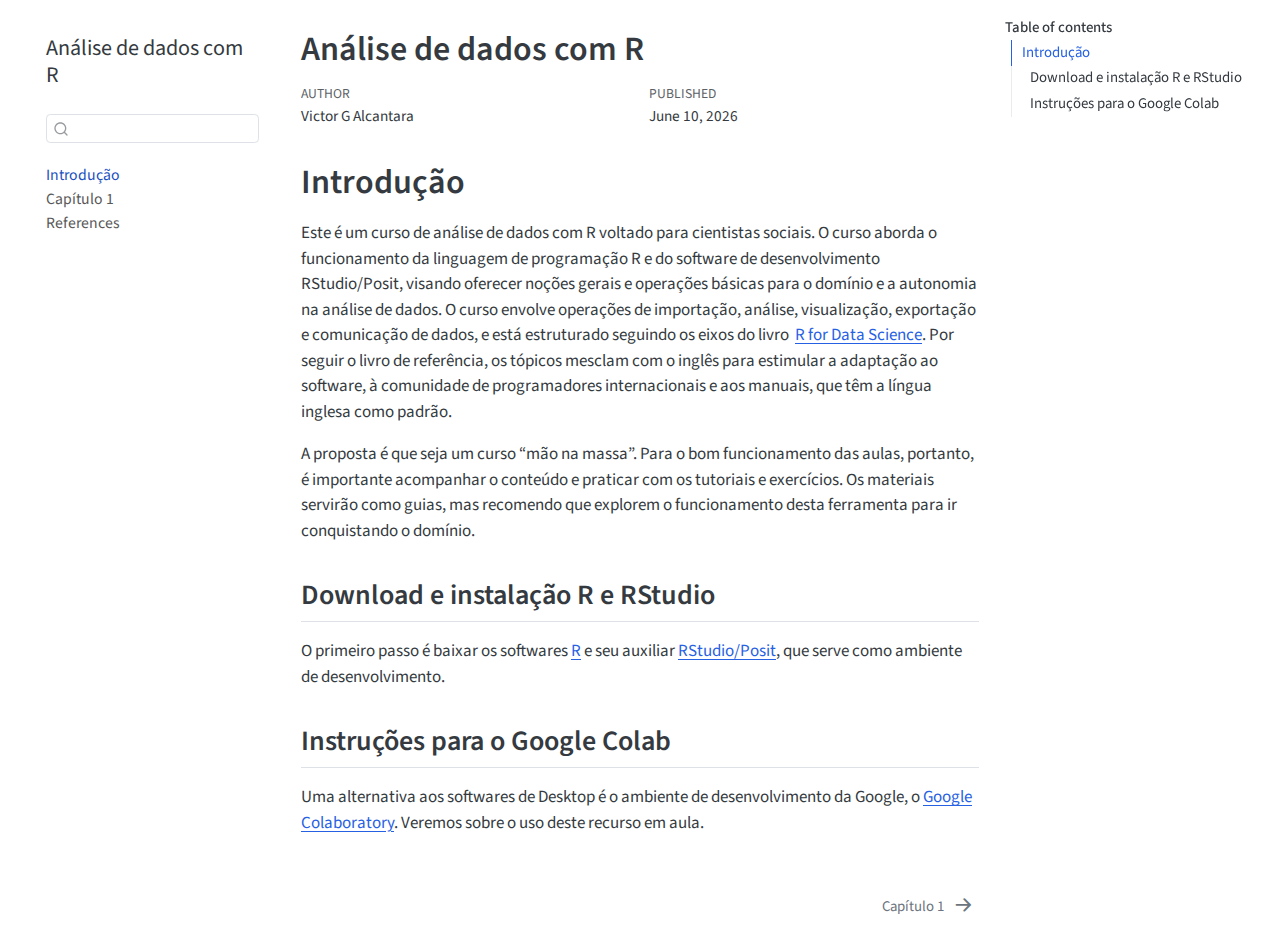
<file: _book/index.html>
<!DOCTYPE html>
<html xmlns="http://www.w3.org/1999/xhtml" lang="en" xml:lang="en"><head>

<meta charset="utf-8">
<meta name="generator" content="quarto-1.5.57">

<meta name="viewport" content="width=device-width, initial-scale=1.0, user-scalable=yes">

<meta name="author" content="Victor G Alcantara">
<meta name="dcterms.date" content="2026-06-10">

<title>Análise de dados com R</title>
<style>
code{white-space: pre-wrap;}
span.smallcaps{font-variant: small-caps;}
div.columns{display: flex; gap: min(4vw, 1.5em);}
div.column{flex: auto; overflow-x: auto;}
div.hanging-indent{margin-left: 1.5em; text-indent: -1.5em;}
ul.task-list{list-style: none;}
ul.task-list li input[type="checkbox"] {
  width: 0.8em;
  margin: 0 0.8em 0.2em -1em; /* quarto-specific, see https://github.com/quarto-dev/quarto-cli/issues/4556 */ 
  vertical-align: middle;
}
</style>


<script src="site_libs/quarto-nav/quarto-nav.js"></script>
<script src="site_libs/quarto-nav/headroom.min.js"></script>
<script src="site_libs/clipboard/clipboard.min.js"></script>
<script src="site_libs/quarto-search/autocomplete.umd.js"></script>
<script src="site_libs/quarto-search/fuse.min.js"></script>
<script src="site_libs/quarto-search/quarto-search.js"></script>
<meta name="quarto:offset" content="./">
<link href="./class01.html" rel="next">
<script src="site_libs/quarto-html/quarto.js"></script>
<script src="site_libs/quarto-html/popper.min.js"></script>
<script src="site_libs/quarto-html/tippy.umd.min.js"></script>
<script src="site_libs/quarto-html/anchor.min.js"></script>
<link href="site_libs/quarto-html/tippy.css" rel="stylesheet">
<link href="site_libs/quarto-html/quarto-syntax-highlighting.css" rel="stylesheet" id="quarto-text-highlighting-styles">
<script src="site_libs/bootstrap/bootstrap.min.js"></script>
<link href="site_libs/bootstrap/bootstrap-icons.css" rel="stylesheet">
<link href="site_libs/bootstrap/bootstrap.min.css" rel="stylesheet" id="quarto-bootstrap" data-mode="light">
<script id="quarto-search-options" type="application/json">{
  "location": "sidebar",
  "copy-button": false,
  "collapse-after": 3,
  "panel-placement": "start",
  "type": "textbox",
  "limit": 50,
  "keyboard-shortcut": [
    "f",
    "/",
    "s"
  ],
  "show-item-context": false,
  "language": {
    "search-no-results-text": "No results",
    "search-matching-documents-text": "matching documents",
    "search-copy-link-title": "Copy link to search",
    "search-hide-matches-text": "Hide additional matches",
    "search-more-match-text": "more match in this document",
    "search-more-matches-text": "more matches in this document",
    "search-clear-button-title": "Clear",
    "search-text-placeholder": "",
    "search-detached-cancel-button-title": "Cancel",
    "search-submit-button-title": "Submit",
    "search-label": "Search"
  }
}</script>


</head>

<body class="nav-sidebar floating">

<div id="quarto-search-results"></div>
  <header id="quarto-header" class="headroom fixed-top">
  <nav class="quarto-secondary-nav">
    <div class="container-fluid d-flex">
      <button type="button" class="quarto-btn-toggle btn" data-bs-toggle="collapse" role="button" data-bs-target=".quarto-sidebar-collapse-item" aria-controls="quarto-sidebar" aria-expanded="false" aria-label="Toggle sidebar navigation" onclick="if (window.quartoToggleHeadroom) { window.quartoToggleHeadroom(); }">
        <i class="bi bi-layout-text-sidebar-reverse"></i>
      </button>
        <nav class="quarto-page-breadcrumbs" aria-label="breadcrumb"><ol class="breadcrumb"><li class="breadcrumb-item"><a href="./index.html">Introdução</a></li></ol></nav>
        <a class="flex-grow-1" role="navigation" data-bs-toggle="collapse" data-bs-target=".quarto-sidebar-collapse-item" aria-controls="quarto-sidebar" aria-expanded="false" aria-label="Toggle sidebar navigation" onclick="if (window.quartoToggleHeadroom) { window.quartoToggleHeadroom(); }">      
        </a>
      <button type="button" class="btn quarto-search-button" aria-label="Search" onclick="window.quartoOpenSearch();">
        <i class="bi bi-search"></i>
      </button>
    </div>
  </nav>
</header>
<!-- content -->
<div id="quarto-content" class="quarto-container page-columns page-rows-contents page-layout-article">
<!-- sidebar -->
  <nav id="quarto-sidebar" class="sidebar collapse collapse-horizontal quarto-sidebar-collapse-item sidebar-navigation floating overflow-auto">
    <div class="pt-lg-2 mt-2 text-left sidebar-header">
    <div class="sidebar-title mb-0 py-0">
      <a href="./">Análise de dados com R</a> 
    </div>
      </div>
        <div class="mt-2 flex-shrink-0 align-items-center">
        <div class="sidebar-search">
        <div id="quarto-search" class="" title="Search"></div>
        </div>
        </div>
    <div class="sidebar-menu-container"> 
    <ul class="list-unstyled mt-1">
        <li class="sidebar-item">
  <div class="sidebar-item-container"> 
  <a href="./index.html" class="sidebar-item-text sidebar-link active">
 <span class="menu-text">Introdução</span></a>
  </div>
</li>
        <li class="sidebar-item">
  <div class="sidebar-item-container"> 
  <a href="./class01.html" class="sidebar-item-text sidebar-link">
 <span class="menu-text">Capítulo 1</span></a>
  </div>
</li>
        <li class="sidebar-item">
  <div class="sidebar-item-container"> 
  <a href="./references.html" class="sidebar-item-text sidebar-link">
 <span class="menu-text">References</span></a>
  </div>
</li>
    </ul>
    </div>
</nav>
<div id="quarto-sidebar-glass" class="quarto-sidebar-collapse-item" data-bs-toggle="collapse" data-bs-target=".quarto-sidebar-collapse-item"></div>
<!-- margin-sidebar -->
    <div id="quarto-margin-sidebar" class="sidebar margin-sidebar">
        <nav id="TOC" role="doc-toc" class="toc-active">
    <h2 id="toc-title">Table of contents</h2>
   
  <ul>
  <li><a href="#introdução" id="toc-introdução" class="nav-link active" data-scroll-target="#introdução">Introdução</a>
  <ul class="collapse">
  <li><a href="#download-e-instalação-r-e-rstudio" id="toc-download-e-instalação-r-e-rstudio" class="nav-link" data-scroll-target="#download-e-instalação-r-e-rstudio">Download e instalação R e RStudio</a></li>
  <li><a href="#instruções-para-o-google-colab" id="toc-instruções-para-o-google-colab" class="nav-link" data-scroll-target="#instruções-para-o-google-colab">Instruções para o Google Colab</a></li>
  </ul></li>
  </ul>
</nav>
    </div>
<!-- main -->
<main class="content" id="quarto-document-content">

<header id="title-block-header" class="quarto-title-block default">
<div class="quarto-title">
<h1 class="title">Análise de dados com R</h1>
</div>



<div class="quarto-title-meta">

    <div>
    <div class="quarto-title-meta-heading">Author</div>
    <div class="quarto-title-meta-contents">
             <p>Victor G Alcantara </p>
          </div>
  </div>
    
    <div>
    <div class="quarto-title-meta-heading">Published</div>
    <div class="quarto-title-meta-contents">
      <p class="date">June 10, 2026</p>
    </div>
  </div>
  
    
  </div>
  


</header>


<section id="introdução" class="level1 unnumbered">
<h1 class="unnumbered">Introdução</h1>
<p>Este é um curso de análise de dados com R voltado para cientistas sociais. O curso aborda o funcionamento da linguagem de programação R e do software de desenvolvimento RStudio/Posit, visando oferecer noções gerais e operações básicas para o domínio e a autonomia na análise de dados. O curso envolve operações de importação, análise, visualização, exportação e comunicação de dados, e está estruturado seguindo os eixos do livro &nbsp;<a href="https://r4ds.hadley.nz/">R for Data Science</a>. Por seguir o livro de referência, os tópicos mesclam com o inglês para estimular a adaptação ao software, à comunidade de programadores internacionais e aos manuais, que têm a língua inglesa como padrão.</p>
<p>A proposta é que seja um curso “mão na massa”. Para o bom funcionamento das aulas, portanto, é importante acompanhar o conteúdo e praticar com os tutoriais e exercícios. Os materiais servirão como guias, mas recomendo que explorem o funcionamento desta ferramenta para ir conquistando o domínio.</p>
<section id="download-e-instalação-r-e-rstudio" class="level2">
<h2 class="anchored" data-anchor-id="download-e-instalação-r-e-rstudio">Download e instalação R e RStudio</h2>
<p>O primeiro passo é baixar os softwares <a href="https://cran.r-project.org/">R</a> e seu auxiliar <a href="https://posit.co/downloads/">RStudio/Posit</a>, que serve como ambiente de desenvolvimento.</p>
</section>
<section id="instruções-para-o-google-colab" class="level2">
<h2 class="anchored" data-anchor-id="instruções-para-o-google-colab">Instruções para o Google Colab</h2>
<p>Uma alternativa aos softwares de Desktop é o ambiente de desenvolvimento da Google, o <a href="https://colab.research.google.com/">Google Colaboratory</a>. Veremos sobre o uso deste recurso em aula.</p>


</section>
</section>

</main> <!-- /main -->
<script id="quarto-html-after-body" type="application/javascript">
window.document.addEventListener("DOMContentLoaded", function (event) {
  const toggleBodyColorMode = (bsSheetEl) => {
    const mode = bsSheetEl.getAttribute("data-mode");
    const bodyEl = window.document.querySelector("body");
    if (mode === "dark") {
      bodyEl.classList.add("quarto-dark");
      bodyEl.classList.remove("quarto-light");
    } else {
      bodyEl.classList.add("quarto-light");
      bodyEl.classList.remove("quarto-dark");
    }
  }
  const toggleBodyColorPrimary = () => {
    const bsSheetEl = window.document.querySelector("link#quarto-bootstrap");
    if (bsSheetEl) {
      toggleBodyColorMode(bsSheetEl);
    }
  }
  toggleBodyColorPrimary();  
  const icon = "";
  const anchorJS = new window.AnchorJS();
  anchorJS.options = {
    placement: 'right',
    icon: icon
  };
  anchorJS.add('.anchored');
  const isCodeAnnotation = (el) => {
    for (const clz of el.classList) {
      if (clz.startsWith('code-annotation-')) {                     
        return true;
      }
    }
    return false;
  }
  const onCopySuccess = function(e) {
    // button target
    const button = e.trigger;
    // don't keep focus
    button.blur();
    // flash "checked"
    button.classList.add('code-copy-button-checked');
    var currentTitle = button.getAttribute("title");
    button.setAttribute("title", "Copied!");
    let tooltip;
    if (window.bootstrap) {
      button.setAttribute("data-bs-toggle", "tooltip");
      button.setAttribute("data-bs-placement", "left");
      button.setAttribute("data-bs-title", "Copied!");
      tooltip = new bootstrap.Tooltip(button, 
        { trigger: "manual", 
          customClass: "code-copy-button-tooltip",
          offset: [0, -8]});
      tooltip.show();    
    }
    setTimeout(function() {
      if (tooltip) {
        tooltip.hide();
        button.removeAttribute("data-bs-title");
        button.removeAttribute("data-bs-toggle");
        button.removeAttribute("data-bs-placement");
      }
      button.setAttribute("title", currentTitle);
      button.classList.remove('code-copy-button-checked');
    }, 1000);
    // clear code selection
    e.clearSelection();
  }
  const getTextToCopy = function(trigger) {
      const codeEl = trigger.previousElementSibling.cloneNode(true);
      for (const childEl of codeEl.children) {
        if (isCodeAnnotation(childEl)) {
          childEl.remove();
        }
      }
      return codeEl.innerText;
  }
  const clipboard = new window.ClipboardJS('.code-copy-button:not([data-in-quarto-modal])', {
    text: getTextToCopy
  });
  clipboard.on('success', onCopySuccess);
  if (window.document.getElementById('quarto-embedded-source-code-modal')) {
    // For code content inside modals, clipBoardJS needs to be initialized with a container option
    // TODO: Check when it could be a function (https://github.com/zenorocha/clipboard.js/issues/860)
    const clipboardModal = new window.ClipboardJS('.code-copy-button[data-in-quarto-modal]', {
      text: getTextToCopy,
      container: window.document.getElementById('quarto-embedded-source-code-modal')
    });
    clipboardModal.on('success', onCopySuccess);
  }
    var localhostRegex = new RegExp(/^(?:http|https):\/\/localhost\:?[0-9]*\//);
    var mailtoRegex = new RegExp(/^mailto:/);
      var filterRegex = new RegExp('/' + window.location.host + '/');
    var isInternal = (href) => {
        return filterRegex.test(href) || localhostRegex.test(href) || mailtoRegex.test(href);
    }
    // Inspect non-navigation links and adorn them if external
 	var links = window.document.querySelectorAll('a[href]:not(.nav-link):not(.navbar-brand):not(.toc-action):not(.sidebar-link):not(.sidebar-item-toggle):not(.pagination-link):not(.no-external):not([aria-hidden]):not(.dropdown-item):not(.quarto-navigation-tool):not(.about-link)');
    for (var i=0; i<links.length; i++) {
      const link = links[i];
      if (!isInternal(link.href)) {
        // undo the damage that might have been done by quarto-nav.js in the case of
        // links that we want to consider external
        if (link.dataset.originalHref !== undefined) {
          link.href = link.dataset.originalHref;
        }
      }
    }
  function tippyHover(el, contentFn, onTriggerFn, onUntriggerFn) {
    const config = {
      allowHTML: true,
      maxWidth: 500,
      delay: 100,
      arrow: false,
      appendTo: function(el) {
          return el.parentElement;
      },
      interactive: true,
      interactiveBorder: 10,
      theme: 'quarto',
      placement: 'bottom-start',
    };
    if (contentFn) {
      config.content = contentFn;
    }
    if (onTriggerFn) {
      config.onTrigger = onTriggerFn;
    }
    if (onUntriggerFn) {
      config.onUntrigger = onUntriggerFn;
    }
    window.tippy(el, config); 
  }
  const noterefs = window.document.querySelectorAll('a[role="doc-noteref"]');
  for (var i=0; i<noterefs.length; i++) {
    const ref = noterefs[i];
    tippyHover(ref, function() {
      // use id or data attribute instead here
      let href = ref.getAttribute('data-footnote-href') || ref.getAttribute('href');
      try { href = new URL(href).hash; } catch {}
      const id = href.replace(/^#\/?/, "");
      const note = window.document.getElementById(id);
      if (note) {
        return note.innerHTML;
      } else {
        return "";
      }
    });
  }
  const xrefs = window.document.querySelectorAll('a.quarto-xref');
  const processXRef = (id, note) => {
    // Strip column container classes
    const stripColumnClz = (el) => {
      el.classList.remove("page-full", "page-columns");
      if (el.children) {
        for (const child of el.children) {
          stripColumnClz(child);
        }
      }
    }
    stripColumnClz(note)
    if (id === null || id.startsWith('sec-')) {
      // Special case sections, only their first couple elements
      const container = document.createElement("div");
      if (note.children && note.children.length > 2) {
        container.appendChild(note.children[0].cloneNode(true));
        for (let i = 1; i < note.children.length; i++) {
          const child = note.children[i];
          if (child.tagName === "P" && child.innerText === "") {
            continue;
          } else {
            container.appendChild(child.cloneNode(true));
            break;
          }
        }
        if (window.Quarto?.typesetMath) {
          window.Quarto.typesetMath(container);
        }
        return container.innerHTML
      } else {
        if (window.Quarto?.typesetMath) {
          window.Quarto.typesetMath(note);
        }
        return note.innerHTML;
      }
    } else {
      // Remove any anchor links if they are present
      const anchorLink = note.querySelector('a.anchorjs-link');
      if (anchorLink) {
        anchorLink.remove();
      }
      if (window.Quarto?.typesetMath) {
        window.Quarto.typesetMath(note);
      }
      // TODO in 1.5, we should make sure this works without a callout special case
      if (note.classList.contains("callout")) {
        return note.outerHTML;
      } else {
        return note.innerHTML;
      }
    }
  }
  for (var i=0; i<xrefs.length; i++) {
    const xref = xrefs[i];
    tippyHover(xref, undefined, function(instance) {
      instance.disable();
      let url = xref.getAttribute('href');
      let hash = undefined; 
      if (url.startsWith('#')) {
        hash = url;
      } else {
        try { hash = new URL(url).hash; } catch {}
      }
      if (hash) {
        const id = hash.replace(/^#\/?/, "");
        const note = window.document.getElementById(id);
        if (note !== null) {
          try {
            const html = processXRef(id, note.cloneNode(true));
            instance.setContent(html);
          } finally {
            instance.enable();
            instance.show();
          }
        } else {
          // See if we can fetch this
          fetch(url.split('#')[0])
          .then(res => res.text())
          .then(html => {
            const parser = new DOMParser();
            const htmlDoc = parser.parseFromString(html, "text/html");
            const note = htmlDoc.getElementById(id);
            if (note !== null) {
              const html = processXRef(id, note);
              instance.setContent(html);
            } 
          }).finally(() => {
            instance.enable();
            instance.show();
          });
        }
      } else {
        // See if we can fetch a full url (with no hash to target)
        // This is a special case and we should probably do some content thinning / targeting
        fetch(url)
        .then(res => res.text())
        .then(html => {
          const parser = new DOMParser();
          const htmlDoc = parser.parseFromString(html, "text/html");
          const note = htmlDoc.querySelector('main.content');
          if (note !== null) {
            // This should only happen for chapter cross references
            // (since there is no id in the URL)
            // remove the first header
            if (note.children.length > 0 && note.children[0].tagName === "HEADER") {
              note.children[0].remove();
            }
            const html = processXRef(null, note);
            instance.setContent(html);
          } 
        }).finally(() => {
          instance.enable();
          instance.show();
        });
      }
    }, function(instance) {
    });
  }
      let selectedAnnoteEl;
      const selectorForAnnotation = ( cell, annotation) => {
        let cellAttr = 'data-code-cell="' + cell + '"';
        let lineAttr = 'data-code-annotation="' +  annotation + '"';
        const selector = 'span[' + cellAttr + '][' + lineAttr + ']';
        return selector;
      }
      const selectCodeLines = (annoteEl) => {
        const doc = window.document;
        const targetCell = annoteEl.getAttribute("data-target-cell");
        const targetAnnotation = annoteEl.getAttribute("data-target-annotation");
        const annoteSpan = window.document.querySelector(selectorForAnnotation(targetCell, targetAnnotation));
        const lines = annoteSpan.getAttribute("data-code-lines").split(",");
        const lineIds = lines.map((line) => {
          return targetCell + "-" + line;
        })
        let top = null;
        let height = null;
        let parent = null;
        if (lineIds.length > 0) {
            //compute the position of the single el (top and bottom and make a div)
            const el = window.document.getElementById(lineIds[0]);
            top = el.offsetTop;
            height = el.offsetHeight;
            parent = el.parentElement.parentElement;
          if (lineIds.length > 1) {
            const lastEl = window.document.getElementById(lineIds[lineIds.length - 1]);
            const bottom = lastEl.offsetTop + lastEl.offsetHeight;
            height = bottom - top;
          }
          if (top !== null && height !== null && parent !== null) {
            // cook up a div (if necessary) and position it 
            let div = window.document.getElementById("code-annotation-line-highlight");
            if (div === null) {
              div = window.document.createElement("div");
              div.setAttribute("id", "code-annotation-line-highlight");
              div.style.position = 'absolute';
              parent.appendChild(div);
            }
            div.style.top = top - 2 + "px";
            div.style.height = height + 4 + "px";
            div.style.left = 0;
            let gutterDiv = window.document.getElementById("code-annotation-line-highlight-gutter");
            if (gutterDiv === null) {
              gutterDiv = window.document.createElement("div");
              gutterDiv.setAttribute("id", "code-annotation-line-highlight-gutter");
              gutterDiv.style.position = 'absolute';
              const codeCell = window.document.getElementById(targetCell);
              const gutter = codeCell.querySelector('.code-annotation-gutter');
              gutter.appendChild(gutterDiv);
            }
            gutterDiv.style.top = top - 2 + "px";
            gutterDiv.style.height = height + 4 + "px";
          }
          selectedAnnoteEl = annoteEl;
        }
      };
      const unselectCodeLines = () => {
        const elementsIds = ["code-annotation-line-highlight", "code-annotation-line-highlight-gutter"];
        elementsIds.forEach((elId) => {
          const div = window.document.getElementById(elId);
          if (div) {
            div.remove();
          }
        });
        selectedAnnoteEl = undefined;
      };
        // Handle positioning of the toggle
    window.addEventListener(
      "resize",
      throttle(() => {
        elRect = undefined;
        if (selectedAnnoteEl) {
          selectCodeLines(selectedAnnoteEl);
        }
      }, 10)
    );
    function throttle(fn, ms) {
    let throttle = false;
    let timer;
      return (...args) => {
        if(!throttle) { // first call gets through
            fn.apply(this, args);
            throttle = true;
        } else { // all the others get throttled
            if(timer) clearTimeout(timer); // cancel #2
            timer = setTimeout(() => {
              fn.apply(this, args);
              timer = throttle = false;
            }, ms);
        }
      };
    }
      // Attach click handler to the DT
      const annoteDls = window.document.querySelectorAll('dt[data-target-cell]');
      for (const annoteDlNode of annoteDls) {
        annoteDlNode.addEventListener('click', (event) => {
          const clickedEl = event.target;
          if (clickedEl !== selectedAnnoteEl) {
            unselectCodeLines();
            const activeEl = window.document.querySelector('dt[data-target-cell].code-annotation-active');
            if (activeEl) {
              activeEl.classList.remove('code-annotation-active');
            }
            selectCodeLines(clickedEl);
            clickedEl.classList.add('code-annotation-active');
          } else {
            // Unselect the line
            unselectCodeLines();
            clickedEl.classList.remove('code-annotation-active');
          }
        });
      }
  const findCites = (el) => {
    const parentEl = el.parentElement;
    if (parentEl) {
      const cites = parentEl.dataset.cites;
      if (cites) {
        return {
          el,
          cites: cites.split(' ')
        };
      } else {
        return findCites(el.parentElement)
      }
    } else {
      return undefined;
    }
  };
  var bibliorefs = window.document.querySelectorAll('a[role="doc-biblioref"]');
  for (var i=0; i<bibliorefs.length; i++) {
    const ref = bibliorefs[i];
    const citeInfo = findCites(ref);
    if (citeInfo) {
      tippyHover(citeInfo.el, function() {
        var popup = window.document.createElement('div');
        citeInfo.cites.forEach(function(cite) {
          var citeDiv = window.document.createElement('div');
          citeDiv.classList.add('hanging-indent');
          citeDiv.classList.add('csl-entry');
          var biblioDiv = window.document.getElementById('ref-' + cite);
          if (biblioDiv) {
            citeDiv.innerHTML = biblioDiv.innerHTML;
          }
          popup.appendChild(citeDiv);
        });
        return popup.innerHTML;
      });
    }
  }
});
</script>
<nav class="page-navigation">
  <div class="nav-page nav-page-previous">
  </div>
  <div class="nav-page nav-page-next">
      <a href="./class01.html" class="pagination-link" aria-label="Capítulo 1">
        <span class="nav-page-text">Capítulo 1</span> <i class="bi bi-arrow-right-short"></i>
      </a>
  </div>
</nav>
</div> <!-- /content -->




</body></html>
</file>
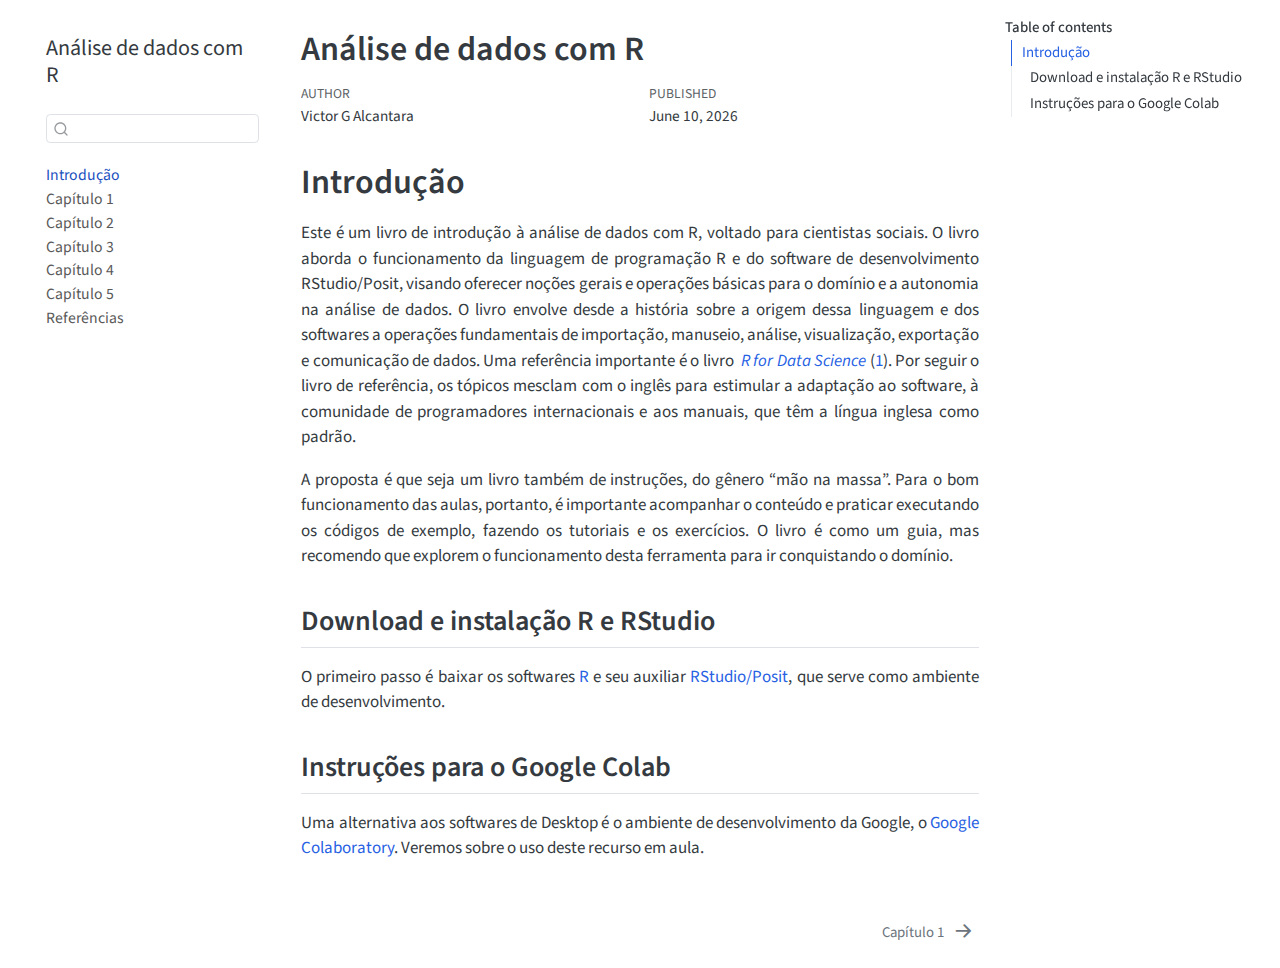
<file: docs/index.html>
<!DOCTYPE html>
<html xmlns="http://www.w3.org/1999/xhtml" lang="en" xml:lang="en"><head>

<meta charset="utf-8">
<meta name="generator" content="quarto-1.5.57">

<meta name="viewport" content="width=device-width, initial-scale=1.0, user-scalable=yes">

<meta name="author" content="Victor G Alcantara">
<meta name="dcterms.date" content="2026-06-10">

<title>Análise de dados com R</title>
<style>
code{white-space: pre-wrap;}
span.smallcaps{font-variant: small-caps;}
div.columns{display: flex; gap: min(4vw, 1.5em);}
div.column{flex: auto; overflow-x: auto;}
div.hanging-indent{margin-left: 1.5em; text-indent: -1.5em;}
ul.task-list{list-style: none;}
ul.task-list li input[type="checkbox"] {
  width: 0.8em;
  margin: 0 0.8em 0.2em -1em; /* quarto-specific, see https://github.com/quarto-dev/quarto-cli/issues/4556 */ 
  vertical-align: middle;
}
/* CSS for citations */
div.csl-bib-body { }
div.csl-entry {
  clear: both;
  margin-bottom: 1em;
}
.hanging-indent div.csl-entry {
  margin-left:2em;
  text-indent:-2em;
}
div.csl-left-margin {
  min-width:2em;
  float:left;
}
div.csl-right-inline {
  margin-left:2em;
  padding-left:1em;
}
div.csl-indent {
  margin-left: 2em;
}</style>


<script src="site_libs/quarto-nav/quarto-nav.js"></script>
<script src="site_libs/quarto-nav/headroom.min.js"></script>
<script src="site_libs/clipboard/clipboard.min.js"></script>
<script src="site_libs/quarto-search/autocomplete.umd.js"></script>
<script src="site_libs/quarto-search/fuse.min.js"></script>
<script src="site_libs/quarto-search/quarto-search.js"></script>
<meta name="quarto:offset" content="./">
<link href="./class01.html" rel="next">
<script src="site_libs/quarto-html/quarto.js"></script>
<script src="site_libs/quarto-html/popper.min.js"></script>
<script src="site_libs/quarto-html/tippy.umd.min.js"></script>
<script src="site_libs/quarto-html/anchor.min.js"></script>
<link href="site_libs/quarto-html/tippy.css" rel="stylesheet">
<link href="site_libs/quarto-html/quarto-syntax-highlighting.css" rel="stylesheet" id="quarto-text-highlighting-styles">
<script src="site_libs/bootstrap/bootstrap.min.js"></script>
<link href="site_libs/bootstrap/bootstrap-icons.css" rel="stylesheet">
<link href="site_libs/bootstrap/bootstrap.min.css" rel="stylesheet" id="quarto-bootstrap" data-mode="light">
<script id="quarto-search-options" type="application/json">{
  "location": "sidebar",
  "copy-button": false,
  "collapse-after": 3,
  "panel-placement": "start",
  "type": "textbox",
  "limit": 50,
  "keyboard-shortcut": [
    "f",
    "/",
    "s"
  ],
  "show-item-context": false,
  "language": {
    "search-no-results-text": "No results",
    "search-matching-documents-text": "matching documents",
    "search-copy-link-title": "Copy link to search",
    "search-hide-matches-text": "Hide additional matches",
    "search-more-match-text": "more match in this document",
    "search-more-matches-text": "more matches in this document",
    "search-clear-button-title": "Clear",
    "search-text-placeholder": "",
    "search-detached-cancel-button-title": "Cancel",
    "search-submit-button-title": "Submit",
    "search-label": "Search"
  }
}</script>


<link rel="stylesheet" href="style.css">
</head>

<body class="nav-sidebar floating">

<div id="quarto-search-results"></div>
  <header id="quarto-header" class="headroom fixed-top">
  <nav class="quarto-secondary-nav">
    <div class="container-fluid d-flex">
      <button type="button" class="quarto-btn-toggle btn" data-bs-toggle="collapse" role="button" data-bs-target=".quarto-sidebar-collapse-item" aria-controls="quarto-sidebar" aria-expanded="false" aria-label="Toggle sidebar navigation" onclick="if (window.quartoToggleHeadroom) { window.quartoToggleHeadroom(); }">
        <i class="bi bi-layout-text-sidebar-reverse"></i>
      </button>
        <nav class="quarto-page-breadcrumbs" aria-label="breadcrumb"><ol class="breadcrumb"><li class="breadcrumb-item"><a href="./index.html">Introdução</a></li></ol></nav>
        <a class="flex-grow-1" role="navigation" data-bs-toggle="collapse" data-bs-target=".quarto-sidebar-collapse-item" aria-controls="quarto-sidebar" aria-expanded="false" aria-label="Toggle sidebar navigation" onclick="if (window.quartoToggleHeadroom) { window.quartoToggleHeadroom(); }">      
        </a>
      <button type="button" class="btn quarto-search-button" aria-label="Search" onclick="window.quartoOpenSearch();">
        <i class="bi bi-search"></i>
      </button>
    </div>
  </nav>
</header>
<!-- content -->
<div id="quarto-content" class="quarto-container page-columns page-rows-contents page-layout-article">
<!-- sidebar -->
  <nav id="quarto-sidebar" class="sidebar collapse collapse-horizontal quarto-sidebar-collapse-item sidebar-navigation floating overflow-auto">
    <div class="pt-lg-2 mt-2 text-left sidebar-header">
    <div class="sidebar-title mb-0 py-0">
      <a href="./">Análise de dados com R</a> 
    </div>
      </div>
        <div class="mt-2 flex-shrink-0 align-items-center">
        <div class="sidebar-search">
        <div id="quarto-search" class="" title="Search"></div>
        </div>
        </div>
    <div class="sidebar-menu-container"> 
    <ul class="list-unstyled mt-1">
        <li class="sidebar-item">
  <div class="sidebar-item-container"> 
  <a href="./index.html" class="sidebar-item-text sidebar-link active">
 <span class="menu-text">Introdução</span></a>
  </div>
</li>
        <li class="sidebar-item">
  <div class="sidebar-item-container"> 
  <a href="./class01.html" class="sidebar-item-text sidebar-link">
 <span class="menu-text">Capítulo 1</span></a>
  </div>
</li>
        <li class="sidebar-item">
  <div class="sidebar-item-container"> 
  <a href="./class02.html" class="sidebar-item-text sidebar-link">
 <span class="menu-text">Capítulo 2</span></a>
  </div>
</li>
        <li class="sidebar-item">
  <div class="sidebar-item-container"> 
  <a href="./class03.html" class="sidebar-item-text sidebar-link">
 <span class="menu-text">Capítulo 3</span></a>
  </div>
</li>
        <li class="sidebar-item">
  <div class="sidebar-item-container"> 
  <a href="./class04.html" class="sidebar-item-text sidebar-link">
 <span class="menu-text">Capítulo 4</span></a>
  </div>
</li>
        <li class="sidebar-item">
  <div class="sidebar-item-container"> 
  <a href="./class05.html" class="sidebar-item-text sidebar-link">
 <span class="menu-text">Capítulo 5</span></a>
  </div>
</li>
        <li class="sidebar-item">
  <div class="sidebar-item-container"> 
  <a href="./references.html" class="sidebar-item-text sidebar-link">
 <span class="menu-text">Referências</span></a>
  </div>
</li>
    </ul>
    </div>
</nav>
<div id="quarto-sidebar-glass" class="quarto-sidebar-collapse-item" data-bs-toggle="collapse" data-bs-target=".quarto-sidebar-collapse-item"></div>
<!-- margin-sidebar -->
    <div id="quarto-margin-sidebar" class="sidebar margin-sidebar">
        <nav id="TOC" role="doc-toc" class="toc-active">
    <h2 id="toc-title">Table of contents</h2>
   
  <ul>
  <li><a href="#introdução" id="toc-introdução" class="nav-link active" data-scroll-target="#introdução">Introdução</a>
  <ul class="collapse">
  <li><a href="#download-e-instalação-r-e-rstudio" id="toc-download-e-instalação-r-e-rstudio" class="nav-link" data-scroll-target="#download-e-instalação-r-e-rstudio">Download e instalação R e RStudio</a></li>
  <li><a href="#instruções-para-o-google-colab" id="toc-instruções-para-o-google-colab" class="nav-link" data-scroll-target="#instruções-para-o-google-colab">Instruções para o Google Colab</a></li>
  </ul></li>
  </ul>
</nav>
    </div>
<!-- main -->
<main class="content" id="quarto-document-content">

<header id="title-block-header" class="quarto-title-block default">
<div class="quarto-title">
<h1 class="title">Análise de dados com R</h1>
</div>



<div class="quarto-title-meta">

    <div>
    <div class="quarto-title-meta-heading">Author</div>
    <div class="quarto-title-meta-contents">
             <p>Victor G Alcantara </p>
          </div>
  </div>
    
    <div>
    <div class="quarto-title-meta-heading">Published</div>
    <div class="quarto-title-meta-contents">
      <p class="date">June 10, 2026</p>
    </div>
  </div>
  
    
  </div>
  


</header>


<section id="introdução" class="level1 unnumbered">
<h1 class="unnumbered">Introdução</h1>
<p>Este é um livro de introdução à análise de dados com R, voltado para cientistas sociais. O livro aborda o funcionamento da linguagem de programação R e do software de desenvolvimento RStudio/Posit, visando oferecer noções gerais e operações básicas para o domínio e a autonomia na análise de dados. O livro envolve desde a história sobre a origem dessa linguagem e dos softwares a operações fundamentais de importação, manuseio, análise, visualização, exportação e comunicação de dados. Uma referência importante é o livro &nbsp;<a href="https://r4ds.hadley.nz/"><em>R for Data Science</em></a> <span class="citation" data-cites="wickham2024">(<a href="references.html#ref-wickham2024" role="doc-biblioref">1</a>)</span>. Por seguir o livro de referência, os tópicos mesclam com o inglês para estimular a adaptação ao software, à comunidade de programadores internacionais e aos manuais, que têm a língua inglesa como padrão.</p>
<p>A proposta é que seja um livro também de instruções, do gênero “mão na massa”. Para o bom funcionamento das aulas, portanto, é importante acompanhar o conteúdo e praticar executando os códigos de exemplo, fazendo os tutoriais e os exercícios. O livro é como um guia, mas recomendo que explorem o funcionamento desta ferramenta para ir conquistando o domínio.</p>
<section id="download-e-instalação-r-e-rstudio" class="level2">
<h2 class="anchored" data-anchor-id="download-e-instalação-r-e-rstudio">Download e instalação R e RStudio</h2>
<p>O primeiro passo é baixar os softwares <a href="https://cran.r-project.org/">R</a> e seu auxiliar <a href="https://posit.co/downloads/">RStudio/Posit</a>, que serve como ambiente de desenvolvimento.</p>
</section>
<section id="instruções-para-o-google-colab" class="level2">
<h2 class="anchored" data-anchor-id="instruções-para-o-google-colab">Instruções para o Google Colab</h2>
<p>Uma alternativa aos softwares de Desktop é o ambiente de desenvolvimento da Google, o <a href="https://colab.research.google.com/">Google Colaboratory</a>. Veremos sobre o uso deste recurso em aula.</p>


<div id="refs" class="references csl-bib-body" data-entry-spacing="1" role="list" style="display: none">
<div id="ref-wickham2024" class="csl-entry" role="listitem">
<div class="csl-left-margin">[1] </div><div class="csl-right-inline">WICKHAM, H.; GROLEMUND, G.; ÇETINKAYA-RUNDEL, M. <strong><a href="https://r4ds.hadley.nz/">R for Data Science</a></strong>. 2. ed. [s.l.] O’Reilly, 2024. </div>
</div>
</div>
</section>
</section>

</main> <!-- /main -->
<script id="quarto-html-after-body" type="application/javascript">
window.document.addEventListener("DOMContentLoaded", function (event) {
  const toggleBodyColorMode = (bsSheetEl) => {
    const mode = bsSheetEl.getAttribute("data-mode");
    const bodyEl = window.document.querySelector("body");
    if (mode === "dark") {
      bodyEl.classList.add("quarto-dark");
      bodyEl.classList.remove("quarto-light");
    } else {
      bodyEl.classList.add("quarto-light");
      bodyEl.classList.remove("quarto-dark");
    }
  }
  const toggleBodyColorPrimary = () => {
    const bsSheetEl = window.document.querySelector("link#quarto-bootstrap");
    if (bsSheetEl) {
      toggleBodyColorMode(bsSheetEl);
    }
  }
  toggleBodyColorPrimary();  
  const icon = "";
  const anchorJS = new window.AnchorJS();
  anchorJS.options = {
    placement: 'right',
    icon: icon
  };
  anchorJS.add('.anchored');
  const isCodeAnnotation = (el) => {
    for (const clz of el.classList) {
      if (clz.startsWith('code-annotation-')) {                     
        return true;
      }
    }
    return false;
  }
  const onCopySuccess = function(e) {
    // button target
    const button = e.trigger;
    // don't keep focus
    button.blur();
    // flash "checked"
    button.classList.add('code-copy-button-checked');
    var currentTitle = button.getAttribute("title");
    button.setAttribute("title", "Copied!");
    let tooltip;
    if (window.bootstrap) {
      button.setAttribute("data-bs-toggle", "tooltip");
      button.setAttribute("data-bs-placement", "left");
      button.setAttribute("data-bs-title", "Copied!");
      tooltip = new bootstrap.Tooltip(button, 
        { trigger: "manual", 
          customClass: "code-copy-button-tooltip",
          offset: [0, -8]});
      tooltip.show();    
    }
    setTimeout(function() {
      if (tooltip) {
        tooltip.hide();
        button.removeAttribute("data-bs-title");
        button.removeAttribute("data-bs-toggle");
        button.removeAttribute("data-bs-placement");
      }
      button.setAttribute("title", currentTitle);
      button.classList.remove('code-copy-button-checked');
    }, 1000);
    // clear code selection
    e.clearSelection();
  }
  const getTextToCopy = function(trigger) {
      const codeEl = trigger.previousElementSibling.cloneNode(true);
      for (const childEl of codeEl.children) {
        if (isCodeAnnotation(childEl)) {
          childEl.remove();
        }
      }
      return codeEl.innerText;
  }
  const clipboard = new window.ClipboardJS('.code-copy-button:not([data-in-quarto-modal])', {
    text: getTextToCopy
  });
  clipboard.on('success', onCopySuccess);
  if (window.document.getElementById('quarto-embedded-source-code-modal')) {
    // For code content inside modals, clipBoardJS needs to be initialized with a container option
    // TODO: Check when it could be a function (https://github.com/zenorocha/clipboard.js/issues/860)
    const clipboardModal = new window.ClipboardJS('.code-copy-button[data-in-quarto-modal]', {
      text: getTextToCopy,
      container: window.document.getElementById('quarto-embedded-source-code-modal')
    });
    clipboardModal.on('success', onCopySuccess);
  }
    var localhostRegex = new RegExp(/^(?:http|https):\/\/localhost\:?[0-9]*\//);
    var mailtoRegex = new RegExp(/^mailto:/);
      var filterRegex = new RegExp('/' + window.location.host + '/');
    var isInternal = (href) => {
        return filterRegex.test(href) || localhostRegex.test(href) || mailtoRegex.test(href);
    }
    // Inspect non-navigation links and adorn them if external
 	var links = window.document.querySelectorAll('a[href]:not(.nav-link):not(.navbar-brand):not(.toc-action):not(.sidebar-link):not(.sidebar-item-toggle):not(.pagination-link):not(.no-external):not([aria-hidden]):not(.dropdown-item):not(.quarto-navigation-tool):not(.about-link)');
    for (var i=0; i<links.length; i++) {
      const link = links[i];
      if (!isInternal(link.href)) {
        // undo the damage that might have been done by quarto-nav.js in the case of
        // links that we want to consider external
        if (link.dataset.originalHref !== undefined) {
          link.href = link.dataset.originalHref;
        }
      }
    }
  function tippyHover(el, contentFn, onTriggerFn, onUntriggerFn) {
    const config = {
      allowHTML: true,
      maxWidth: 500,
      delay: 100,
      arrow: false,
      appendTo: function(el) {
          return el.parentElement;
      },
      interactive: true,
      interactiveBorder: 10,
      theme: 'quarto',
      placement: 'bottom-start',
    };
    if (contentFn) {
      config.content = contentFn;
    }
    if (onTriggerFn) {
      config.onTrigger = onTriggerFn;
    }
    if (onUntriggerFn) {
      config.onUntrigger = onUntriggerFn;
    }
    window.tippy(el, config); 
  }
  const noterefs = window.document.querySelectorAll('a[role="doc-noteref"]');
  for (var i=0; i<noterefs.length; i++) {
    const ref = noterefs[i];
    tippyHover(ref, function() {
      // use id or data attribute instead here
      let href = ref.getAttribute('data-footnote-href') || ref.getAttribute('href');
      try { href = new URL(href).hash; } catch {}
      const id = href.replace(/^#\/?/, "");
      const note = window.document.getElementById(id);
      if (note) {
        return note.innerHTML;
      } else {
        return "";
      }
    });
  }
  const xrefs = window.document.querySelectorAll('a.quarto-xref');
  const processXRef = (id, note) => {
    // Strip column container classes
    const stripColumnClz = (el) => {
      el.classList.remove("page-full", "page-columns");
      if (el.children) {
        for (const child of el.children) {
          stripColumnClz(child);
        }
      }
    }
    stripColumnClz(note)
    if (id === null || id.startsWith('sec-')) {
      // Special case sections, only their first couple elements
      const container = document.createElement("div");
      if (note.children && note.children.length > 2) {
        container.appendChild(note.children[0].cloneNode(true));
        for (let i = 1; i < note.children.length; i++) {
          const child = note.children[i];
          if (child.tagName === "P" && child.innerText === "") {
            continue;
          } else {
            container.appendChild(child.cloneNode(true));
            break;
          }
        }
        if (window.Quarto?.typesetMath) {
          window.Quarto.typesetMath(container);
        }
        return container.innerHTML
      } else {
        if (window.Quarto?.typesetMath) {
          window.Quarto.typesetMath(note);
        }
        return note.innerHTML;
      }
    } else {
      // Remove any anchor links if they are present
      const anchorLink = note.querySelector('a.anchorjs-link');
      if (anchorLink) {
        anchorLink.remove();
      }
      if (window.Quarto?.typesetMath) {
        window.Quarto.typesetMath(note);
      }
      // TODO in 1.5, we should make sure this works without a callout special case
      if (note.classList.contains("callout")) {
        return note.outerHTML;
      } else {
        return note.innerHTML;
      }
    }
  }
  for (var i=0; i<xrefs.length; i++) {
    const xref = xrefs[i];
    tippyHover(xref, undefined, function(instance) {
      instance.disable();
      let url = xref.getAttribute('href');
      let hash = undefined; 
      if (url.startsWith('#')) {
        hash = url;
      } else {
        try { hash = new URL(url).hash; } catch {}
      }
      if (hash) {
        const id = hash.replace(/^#\/?/, "");
        const note = window.document.getElementById(id);
        if (note !== null) {
          try {
            const html = processXRef(id, note.cloneNode(true));
            instance.setContent(html);
          } finally {
            instance.enable();
            instance.show();
          }
        } else {
          // See if we can fetch this
          fetch(url.split('#')[0])
          .then(res => res.text())
          .then(html => {
            const parser = new DOMParser();
            const htmlDoc = parser.parseFromString(html, "text/html");
            const note = htmlDoc.getElementById(id);
            if (note !== null) {
              const html = processXRef(id, note);
              instance.setContent(html);
            } 
          }).finally(() => {
            instance.enable();
            instance.show();
          });
        }
      } else {
        // See if we can fetch a full url (with no hash to target)
        // This is a special case and we should probably do some content thinning / targeting
        fetch(url)
        .then(res => res.text())
        .then(html => {
          const parser = new DOMParser();
          const htmlDoc = parser.parseFromString(html, "text/html");
          const note = htmlDoc.querySelector('main.content');
          if (note !== null) {
            // This should only happen for chapter cross references
            // (since there is no id in the URL)
            // remove the first header
            if (note.children.length > 0 && note.children[0].tagName === "HEADER") {
              note.children[0].remove();
            }
            const html = processXRef(null, note);
            instance.setContent(html);
          } 
        }).finally(() => {
          instance.enable();
          instance.show();
        });
      }
    }, function(instance) {
    });
  }
      let selectedAnnoteEl;
      const selectorForAnnotation = ( cell, annotation) => {
        let cellAttr = 'data-code-cell="' + cell + '"';
        let lineAttr = 'data-code-annotation="' +  annotation + '"';
        const selector = 'span[' + cellAttr + '][' + lineAttr + ']';
        return selector;
      }
      const selectCodeLines = (annoteEl) => {
        const doc = window.document;
        const targetCell = annoteEl.getAttribute("data-target-cell");
        const targetAnnotation = annoteEl.getAttribute("data-target-annotation");
        const annoteSpan = window.document.querySelector(selectorForAnnotation(targetCell, targetAnnotation));
        const lines = annoteSpan.getAttribute("data-code-lines").split(",");
        const lineIds = lines.map((line) => {
          return targetCell + "-" + line;
        })
        let top = null;
        let height = null;
        let parent = null;
        if (lineIds.length > 0) {
            //compute the position of the single el (top and bottom and make a div)
            const el = window.document.getElementById(lineIds[0]);
            top = el.offsetTop;
            height = el.offsetHeight;
            parent = el.parentElement.parentElement;
          if (lineIds.length > 1) {
            const lastEl = window.document.getElementById(lineIds[lineIds.length - 1]);
            const bottom = lastEl.offsetTop + lastEl.offsetHeight;
            height = bottom - top;
          }
          if (top !== null && height !== null && parent !== null) {
            // cook up a div (if necessary) and position it 
            let div = window.document.getElementById("code-annotation-line-highlight");
            if (div === null) {
              div = window.document.createElement("div");
              div.setAttribute("id", "code-annotation-line-highlight");
              div.style.position = 'absolute';
              parent.appendChild(div);
            }
            div.style.top = top - 2 + "px";
            div.style.height = height + 4 + "px";
            div.style.left = 0;
            let gutterDiv = window.document.getElementById("code-annotation-line-highlight-gutter");
            if (gutterDiv === null) {
              gutterDiv = window.document.createElement("div");
              gutterDiv.setAttribute("id", "code-annotation-line-highlight-gutter");
              gutterDiv.style.position = 'absolute';
              const codeCell = window.document.getElementById(targetCell);
              const gutter = codeCell.querySelector('.code-annotation-gutter');
              gutter.appendChild(gutterDiv);
            }
            gutterDiv.style.top = top - 2 + "px";
            gutterDiv.style.height = height + 4 + "px";
          }
          selectedAnnoteEl = annoteEl;
        }
      };
      const unselectCodeLines = () => {
        const elementsIds = ["code-annotation-line-highlight", "code-annotation-line-highlight-gutter"];
        elementsIds.forEach((elId) => {
          const div = window.document.getElementById(elId);
          if (div) {
            div.remove();
          }
        });
        selectedAnnoteEl = undefined;
      };
        // Handle positioning of the toggle
    window.addEventListener(
      "resize",
      throttle(() => {
        elRect = undefined;
        if (selectedAnnoteEl) {
          selectCodeLines(selectedAnnoteEl);
        }
      }, 10)
    );
    function throttle(fn, ms) {
    let throttle = false;
    let timer;
      return (...args) => {
        if(!throttle) { // first call gets through
            fn.apply(this, args);
            throttle = true;
        } else { // all the others get throttled
            if(timer) clearTimeout(timer); // cancel #2
            timer = setTimeout(() => {
              fn.apply(this, args);
              timer = throttle = false;
            }, ms);
        }
      };
    }
      // Attach click handler to the DT
      const annoteDls = window.document.querySelectorAll('dt[data-target-cell]');
      for (const annoteDlNode of annoteDls) {
        annoteDlNode.addEventListener('click', (event) => {
          const clickedEl = event.target;
          if (clickedEl !== selectedAnnoteEl) {
            unselectCodeLines();
            const activeEl = window.document.querySelector('dt[data-target-cell].code-annotation-active');
            if (activeEl) {
              activeEl.classList.remove('code-annotation-active');
            }
            selectCodeLines(clickedEl);
            clickedEl.classList.add('code-annotation-active');
          } else {
            // Unselect the line
            unselectCodeLines();
            clickedEl.classList.remove('code-annotation-active');
          }
        });
      }
  const findCites = (el) => {
    const parentEl = el.parentElement;
    if (parentEl) {
      const cites = parentEl.dataset.cites;
      if (cites) {
        return {
          el,
          cites: cites.split(' ')
        };
      } else {
        return findCites(el.parentElement)
      }
    } else {
      return undefined;
    }
  };
  var bibliorefs = window.document.querySelectorAll('a[role="doc-biblioref"]');
  for (var i=0; i<bibliorefs.length; i++) {
    const ref = bibliorefs[i];
    const citeInfo = findCites(ref);
    if (citeInfo) {
      tippyHover(citeInfo.el, function() {
        var popup = window.document.createElement('div');
        citeInfo.cites.forEach(function(cite) {
          var citeDiv = window.document.createElement('div');
          citeDiv.classList.add('hanging-indent');
          citeDiv.classList.add('csl-entry');
          var biblioDiv = window.document.getElementById('ref-' + cite);
          if (biblioDiv) {
            citeDiv.innerHTML = biblioDiv.innerHTML;
          }
          popup.appendChild(citeDiv);
        });
        return popup.innerHTML;
      });
    }
  }
});
</script>
<nav class="page-navigation">
  <div class="nav-page nav-page-previous">
  </div>
  <div class="nav-page nav-page-next">
      <a href="./class01.html" class="pagination-link" aria-label="Capítulo 1">
        <span class="nav-page-text">Capítulo 1</span> <i class="bi bi-arrow-right-short"></i>
      </a>
  </div>
</nav>
</div> <!-- /content -->




</body></html>
</file>
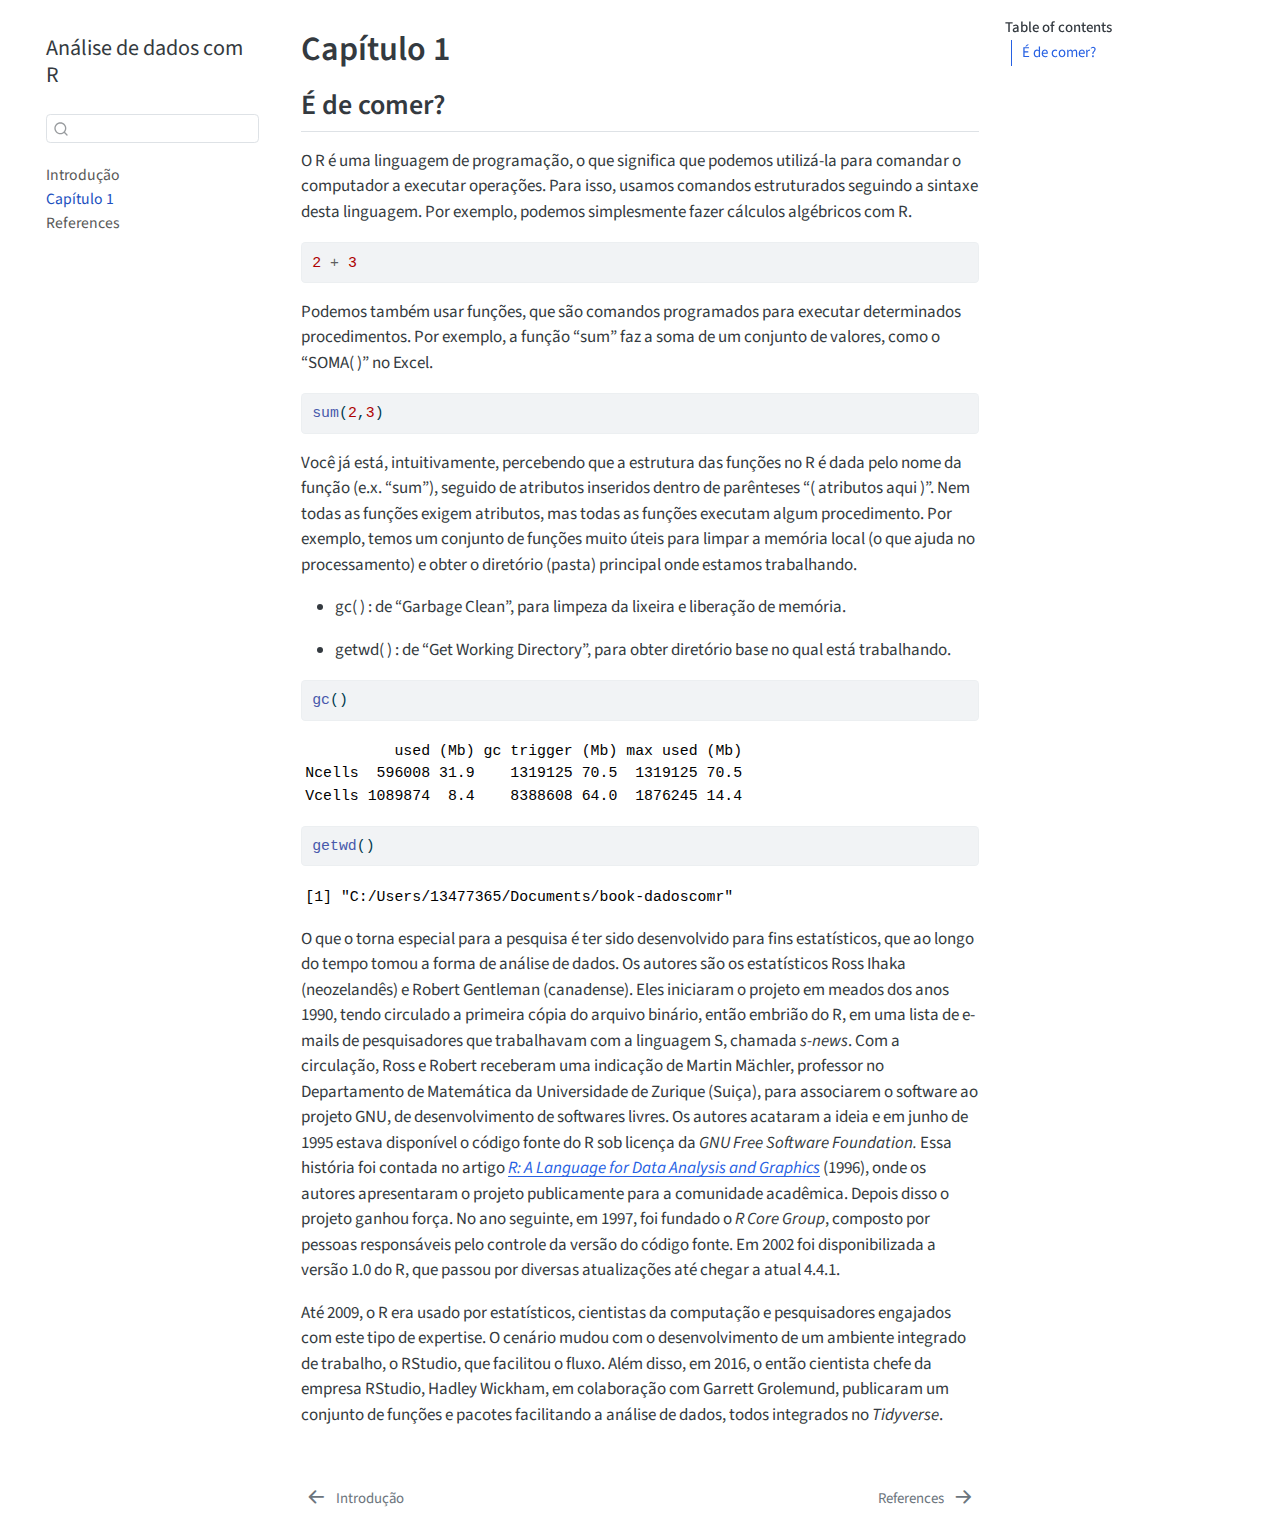
<file: _book/class01.html>
<!DOCTYPE html>
<html xmlns="http://www.w3.org/1999/xhtml" lang="en" xml:lang="en"><head>

<meta charset="utf-8">
<meta name="generator" content="quarto-1.5.57">

<meta name="viewport" content="width=device-width, initial-scale=1.0, user-scalable=yes">


<title>Capítulo 1 – Análise de dados com R</title>
<style>
code{white-space: pre-wrap;}
span.smallcaps{font-variant: small-caps;}
div.columns{display: flex; gap: min(4vw, 1.5em);}
div.column{flex: auto; overflow-x: auto;}
div.hanging-indent{margin-left: 1.5em; text-indent: -1.5em;}
ul.task-list{list-style: none;}
ul.task-list li input[type="checkbox"] {
  width: 0.8em;
  margin: 0 0.8em 0.2em -1em; /* quarto-specific, see https://github.com/quarto-dev/quarto-cli/issues/4556 */ 
  vertical-align: middle;
}
/* CSS for syntax highlighting */
pre > code.sourceCode { white-space: pre; position: relative; }
pre > code.sourceCode > span { line-height: 1.25; }
pre > code.sourceCode > span:empty { height: 1.2em; }
.sourceCode { overflow: visible; }
code.sourceCode > span { color: inherit; text-decoration: inherit; }
div.sourceCode { margin: 1em 0; }
pre.sourceCode { margin: 0; }
@media screen {
div.sourceCode { overflow: auto; }
}
@media print {
pre > code.sourceCode { white-space: pre-wrap; }
pre > code.sourceCode > span { display: inline-block; text-indent: -5em; padding-left: 5em; }
}
pre.numberSource code
  { counter-reset: source-line 0; }
pre.numberSource code > span
  { position: relative; left: -4em; counter-increment: source-line; }
pre.numberSource code > span > a:first-child::before
  { content: counter(source-line);
    position: relative; left: -1em; text-align: right; vertical-align: baseline;
    border: none; display: inline-block;
    -webkit-touch-callout: none; -webkit-user-select: none;
    -khtml-user-select: none; -moz-user-select: none;
    -ms-user-select: none; user-select: none;
    padding: 0 4px; width: 4em;
  }
pre.numberSource { margin-left: 3em;  padding-left: 4px; }
div.sourceCode
  {   }
@media screen {
pre > code.sourceCode > span > a:first-child::before { text-decoration: underline; }
}
</style>


<script src="site_libs/quarto-nav/quarto-nav.js"></script>
<script src="site_libs/quarto-nav/headroom.min.js"></script>
<script src="site_libs/clipboard/clipboard.min.js"></script>
<script src="site_libs/quarto-search/autocomplete.umd.js"></script>
<script src="site_libs/quarto-search/fuse.min.js"></script>
<script src="site_libs/quarto-search/quarto-search.js"></script>
<meta name="quarto:offset" content="./">
<link href="./references.html" rel="next">
<link href="./index.html" rel="prev">
<script src="site_libs/quarto-html/quarto.js"></script>
<script src="site_libs/quarto-html/popper.min.js"></script>
<script src="site_libs/quarto-html/tippy.umd.min.js"></script>
<script src="site_libs/quarto-html/anchor.min.js"></script>
<link href="site_libs/quarto-html/tippy.css" rel="stylesheet">
<link href="site_libs/quarto-html/quarto-syntax-highlighting.css" rel="stylesheet" id="quarto-text-highlighting-styles">
<script src="site_libs/bootstrap/bootstrap.min.js"></script>
<link href="site_libs/bootstrap/bootstrap-icons.css" rel="stylesheet">
<link href="site_libs/bootstrap/bootstrap.min.css" rel="stylesheet" id="quarto-bootstrap" data-mode="light">
<script id="quarto-search-options" type="application/json">{
  "location": "sidebar",
  "copy-button": false,
  "collapse-after": 3,
  "panel-placement": "start",
  "type": "textbox",
  "limit": 50,
  "keyboard-shortcut": [
    "f",
    "/",
    "s"
  ],
  "show-item-context": false,
  "language": {
    "search-no-results-text": "No results",
    "search-matching-documents-text": "matching documents",
    "search-copy-link-title": "Copy link to search",
    "search-hide-matches-text": "Hide additional matches",
    "search-more-match-text": "more match in this document",
    "search-more-matches-text": "more matches in this document",
    "search-clear-button-title": "Clear",
    "search-text-placeholder": "",
    "search-detached-cancel-button-title": "Cancel",
    "search-submit-button-title": "Submit",
    "search-label": "Search"
  }
}</script>


</head>

<body class="nav-sidebar floating">

<div id="quarto-search-results"></div>
  <header id="quarto-header" class="headroom fixed-top">
  <nav class="quarto-secondary-nav">
    <div class="container-fluid d-flex">
      <button type="button" class="quarto-btn-toggle btn" data-bs-toggle="collapse" role="button" data-bs-target=".quarto-sidebar-collapse-item" aria-controls="quarto-sidebar" aria-expanded="false" aria-label="Toggle sidebar navigation" onclick="if (window.quartoToggleHeadroom) { window.quartoToggleHeadroom(); }">
        <i class="bi bi-layout-text-sidebar-reverse"></i>
      </button>
        <nav class="quarto-page-breadcrumbs" aria-label="breadcrumb"><ol class="breadcrumb"><li class="breadcrumb-item"><a href="./class01.html">Capítulo 1</a></li></ol></nav>
        <a class="flex-grow-1" role="navigation" data-bs-toggle="collapse" data-bs-target=".quarto-sidebar-collapse-item" aria-controls="quarto-sidebar" aria-expanded="false" aria-label="Toggle sidebar navigation" onclick="if (window.quartoToggleHeadroom) { window.quartoToggleHeadroom(); }">      
        </a>
      <button type="button" class="btn quarto-search-button" aria-label="Search" onclick="window.quartoOpenSearch();">
        <i class="bi bi-search"></i>
      </button>
    </div>
  </nav>
</header>
<!-- content -->
<div id="quarto-content" class="quarto-container page-columns page-rows-contents page-layout-article">
<!-- sidebar -->
  <nav id="quarto-sidebar" class="sidebar collapse collapse-horizontal quarto-sidebar-collapse-item sidebar-navigation floating overflow-auto">
    <div class="pt-lg-2 mt-2 text-left sidebar-header">
    <div class="sidebar-title mb-0 py-0">
      <a href="./">Análise de dados com R</a> 
    </div>
      </div>
        <div class="mt-2 flex-shrink-0 align-items-center">
        <div class="sidebar-search">
        <div id="quarto-search" class="" title="Search"></div>
        </div>
        </div>
    <div class="sidebar-menu-container"> 
    <ul class="list-unstyled mt-1">
        <li class="sidebar-item">
  <div class="sidebar-item-container"> 
  <a href="./index.html" class="sidebar-item-text sidebar-link">
 <span class="menu-text">Introdução</span></a>
  </div>
</li>
        <li class="sidebar-item">
  <div class="sidebar-item-container"> 
  <a href="./class01.html" class="sidebar-item-text sidebar-link active">
 <span class="menu-text">Capítulo 1</span></a>
  </div>
</li>
        <li class="sidebar-item">
  <div class="sidebar-item-container"> 
  <a href="./references.html" class="sidebar-item-text sidebar-link">
 <span class="menu-text">References</span></a>
  </div>
</li>
    </ul>
    </div>
</nav>
<div id="quarto-sidebar-glass" class="quarto-sidebar-collapse-item" data-bs-toggle="collapse" data-bs-target=".quarto-sidebar-collapse-item"></div>
<!-- margin-sidebar -->
    <div id="quarto-margin-sidebar" class="sidebar margin-sidebar">
        <nav id="TOC" role="doc-toc" class="toc-active">
    <h2 id="toc-title">Table of contents</h2>
   
  <ul>
  <li><a href="#é-de-comer" id="toc-é-de-comer" class="nav-link active" data-scroll-target="#é-de-comer">É de comer?</a></li>
  </ul>
</nav>
    </div>
<!-- main -->
<main class="content" id="quarto-document-content">

<header id="title-block-header" class="quarto-title-block default">
<div class="quarto-title">
<h1 class="title">Capítulo 1</h1>
</div>



<div class="quarto-title-meta">

    
  
    
  </div>
  


</header>


<section id="é-de-comer" class="level2">
<h2 class="anchored" data-anchor-id="é-de-comer">É de comer?</h2>
<p>O R é uma linguagem de programação, o que significa que podemos utilizá-la para comandar o computador a executar operações. Para isso, usamos comandos estruturados seguindo a sintaxe desta linguagem. Por exemplo, podemos simplesmente fazer cálculos algébricos com R.</p>
<div class="cell">
<div class="sourceCode cell-code" id="cb1"><pre class="sourceCode r code-with-copy"><code class="sourceCode r"><span id="cb1-1"><a href="#cb1-1" aria-hidden="true" tabindex="-1"></a><span class="dv">2</span> <span class="sc">+</span> <span class="dv">3</span></span></code><button title="Copy to Clipboard" class="code-copy-button"><i class="bi"></i></button></pre></div>
</div>
<p>Podemos também usar funções, que são comandos programados para executar determinados procedimentos. Por exemplo, a função “sum” faz a soma de um conjunto de valores, como o “SOMA( )” no Excel.</p>
<div class="cell">
<div class="sourceCode cell-code" id="cb2"><pre class="sourceCode r code-with-copy"><code class="sourceCode r"><span id="cb2-1"><a href="#cb2-1" aria-hidden="true" tabindex="-1"></a><span class="fu">sum</span>(<span class="dv">2</span>,<span class="dv">3</span>)</span></code><button title="Copy to Clipboard" class="code-copy-button"><i class="bi"></i></button></pre></div>
</div>
<p>Você já está, intuitivamente, percebendo que a estrutura das funções no R é dada pelo nome da função (e.x. “sum”), seguido de atributos inseridos dentro de parênteses “( atributos aqui )”. Nem todas as funções exigem atributos, mas todas as funções executam algum procedimento. Por exemplo, temos um conjunto de funções muito úteis para limpar a memória local (o que ajuda no processamento) e obter o diretório (pasta) principal onde estamos trabalhando.</p>
<ul>
<li><p>gc( ) : de “Garbage Clean”, para limpeza da lixeira e liberação de memória.</p></li>
<li><p>getwd( ) : de “Get Working Directory”, para obter diretório base no qual está trabalhando.</p></li>
</ul>
<div class="cell">
<div class="sourceCode cell-code" id="cb3"><pre class="sourceCode r code-with-copy"><code class="sourceCode r"><span id="cb3-1"><a href="#cb3-1" aria-hidden="true" tabindex="-1"></a><span class="fu">gc</span>()</span></code><button title="Copy to Clipboard" class="code-copy-button"><i class="bi"></i></button></pre></div>
<div class="cell-output cell-output-stdout">
<pre><code>          used (Mb) gc trigger (Mb) max used (Mb)
Ncells  596008 31.9    1319125 70.5  1319125 70.5
Vcells 1089874  8.4    8388608 64.0  1876245 14.4</code></pre>
</div>
<div class="sourceCode cell-code" id="cb5"><pre class="sourceCode r code-with-copy"><code class="sourceCode r"><span id="cb5-1"><a href="#cb5-1" aria-hidden="true" tabindex="-1"></a><span class="fu">getwd</span>()</span></code><button title="Copy to Clipboard" class="code-copy-button"><i class="bi"></i></button></pre></div>
<div class="cell-output cell-output-stdout">
<pre><code>[1] "C:/Users/13477365/Documents/book-dadoscomr"</code></pre>
</div>
</div>
<p>O que o torna especial para a pesquisa é ter sido desenvolvido para fins estatísticos, que ao longo do tempo tomou a forma de análise de dados. Os autores são os estatísticos Ross Ihaka (neozelandês) e Robert Gentleman (canadense). Eles iniciaram o projeto em meados dos anos 1990, tendo circulado a primeira cópia do arquivo binário, então embrião do R, em uma lista de e-mails de pesquisadores que trabalhavam com a linguagem S, chamada <em>s-news</em>. Com a circulação, Ross e Robert receberam uma indicação de Martin Mächler, professor no Departamento de Matemática da Universidade de Zurique (Suiça), para associarem o software ao projeto GNU, de desenvolvimento de softwares livres. Os autores acataram a ideia e em junho de 1995 estava disponível o código fonte do R sob licença da <em>GNU Free Software Foundation.</em> Essa história foi contada no artigo <a href="https://www.tandfonline.com/doi/abs/10.1080/10618600.1996.10474713"><em>R: A Language for Data Analysis and Graphics</em></a> (1996), onde os autores apresentaram o projeto publicamente para a comunidade acadêmica. Depois disso o projeto ganhou força. No ano seguinte, em 1997, foi fundado o <em>R Core Group</em>, composto por pessoas responsáveis pelo controle da versão do código fonte. Em 2002 foi disponibilizada a versão 1.0 do R, que passou por diversas atualizações até chegar a atual 4.4.1.</p>
<p>Até 2009, o R era usado por estatísticos, cientistas da computação e pesquisadores engajados com este tipo de expertise. O cenário mudou com o desenvolvimento de um ambiente integrado de trabalho, o RStudio, que facilitou o fluxo. Além disso, em 2016, o então cientista chefe da empresa RStudio, Hadley Wickham, em colaboração com Garrett Grolemund, publicaram um conjunto de funções e pacotes facilitando a análise de dados, todos integrados no <em>Tidyverse</em>.</p>


</section>

</main> <!-- /main -->
<script id="quarto-html-after-body" type="application/javascript">
window.document.addEventListener("DOMContentLoaded", function (event) {
  const toggleBodyColorMode = (bsSheetEl) => {
    const mode = bsSheetEl.getAttribute("data-mode");
    const bodyEl = window.document.querySelector("body");
    if (mode === "dark") {
      bodyEl.classList.add("quarto-dark");
      bodyEl.classList.remove("quarto-light");
    } else {
      bodyEl.classList.add("quarto-light");
      bodyEl.classList.remove("quarto-dark");
    }
  }
  const toggleBodyColorPrimary = () => {
    const bsSheetEl = window.document.querySelector("link#quarto-bootstrap");
    if (bsSheetEl) {
      toggleBodyColorMode(bsSheetEl);
    }
  }
  toggleBodyColorPrimary();  
  const icon = "";
  const anchorJS = new window.AnchorJS();
  anchorJS.options = {
    placement: 'right',
    icon: icon
  };
  anchorJS.add('.anchored');
  const isCodeAnnotation = (el) => {
    for (const clz of el.classList) {
      if (clz.startsWith('code-annotation-')) {                     
        return true;
      }
    }
    return false;
  }
  const onCopySuccess = function(e) {
    // button target
    const button = e.trigger;
    // don't keep focus
    button.blur();
    // flash "checked"
    button.classList.add('code-copy-button-checked');
    var currentTitle = button.getAttribute("title");
    button.setAttribute("title", "Copied!");
    let tooltip;
    if (window.bootstrap) {
      button.setAttribute("data-bs-toggle", "tooltip");
      button.setAttribute("data-bs-placement", "left");
      button.setAttribute("data-bs-title", "Copied!");
      tooltip = new bootstrap.Tooltip(button, 
        { trigger: "manual", 
          customClass: "code-copy-button-tooltip",
          offset: [0, -8]});
      tooltip.show();    
    }
    setTimeout(function() {
      if (tooltip) {
        tooltip.hide();
        button.removeAttribute("data-bs-title");
        button.removeAttribute("data-bs-toggle");
        button.removeAttribute("data-bs-placement");
      }
      button.setAttribute("title", currentTitle);
      button.classList.remove('code-copy-button-checked');
    }, 1000);
    // clear code selection
    e.clearSelection();
  }
  const getTextToCopy = function(trigger) {
      const codeEl = trigger.previousElementSibling.cloneNode(true);
      for (const childEl of codeEl.children) {
        if (isCodeAnnotation(childEl)) {
          childEl.remove();
        }
      }
      return codeEl.innerText;
  }
  const clipboard = new window.ClipboardJS('.code-copy-button:not([data-in-quarto-modal])', {
    text: getTextToCopy
  });
  clipboard.on('success', onCopySuccess);
  if (window.document.getElementById('quarto-embedded-source-code-modal')) {
    // For code content inside modals, clipBoardJS needs to be initialized with a container option
    // TODO: Check when it could be a function (https://github.com/zenorocha/clipboard.js/issues/860)
    const clipboardModal = new window.ClipboardJS('.code-copy-button[data-in-quarto-modal]', {
      text: getTextToCopy,
      container: window.document.getElementById('quarto-embedded-source-code-modal')
    });
    clipboardModal.on('success', onCopySuccess);
  }
    var localhostRegex = new RegExp(/^(?:http|https):\/\/localhost\:?[0-9]*\//);
    var mailtoRegex = new RegExp(/^mailto:/);
      var filterRegex = new RegExp('/' + window.location.host + '/');
    var isInternal = (href) => {
        return filterRegex.test(href) || localhostRegex.test(href) || mailtoRegex.test(href);
    }
    // Inspect non-navigation links and adorn them if external
 	var links = window.document.querySelectorAll('a[href]:not(.nav-link):not(.navbar-brand):not(.toc-action):not(.sidebar-link):not(.sidebar-item-toggle):not(.pagination-link):not(.no-external):not([aria-hidden]):not(.dropdown-item):not(.quarto-navigation-tool):not(.about-link)');
    for (var i=0; i<links.length; i++) {
      const link = links[i];
      if (!isInternal(link.href)) {
        // undo the damage that might have been done by quarto-nav.js in the case of
        // links that we want to consider external
        if (link.dataset.originalHref !== undefined) {
          link.href = link.dataset.originalHref;
        }
      }
    }
  function tippyHover(el, contentFn, onTriggerFn, onUntriggerFn) {
    const config = {
      allowHTML: true,
      maxWidth: 500,
      delay: 100,
      arrow: false,
      appendTo: function(el) {
          return el.parentElement;
      },
      interactive: true,
      interactiveBorder: 10,
      theme: 'quarto',
      placement: 'bottom-start',
    };
    if (contentFn) {
      config.content = contentFn;
    }
    if (onTriggerFn) {
      config.onTrigger = onTriggerFn;
    }
    if (onUntriggerFn) {
      config.onUntrigger = onUntriggerFn;
    }
    window.tippy(el, config); 
  }
  const noterefs = window.document.querySelectorAll('a[role="doc-noteref"]');
  for (var i=0; i<noterefs.length; i++) {
    const ref = noterefs[i];
    tippyHover(ref, function() {
      // use id or data attribute instead here
      let href = ref.getAttribute('data-footnote-href') || ref.getAttribute('href');
      try { href = new URL(href).hash; } catch {}
      const id = href.replace(/^#\/?/, "");
      const note = window.document.getElementById(id);
      if (note) {
        return note.innerHTML;
      } else {
        return "";
      }
    });
  }
  const xrefs = window.document.querySelectorAll('a.quarto-xref');
  const processXRef = (id, note) => {
    // Strip column container classes
    const stripColumnClz = (el) => {
      el.classList.remove("page-full", "page-columns");
      if (el.children) {
        for (const child of el.children) {
          stripColumnClz(child);
        }
      }
    }
    stripColumnClz(note)
    if (id === null || id.startsWith('sec-')) {
      // Special case sections, only their first couple elements
      const container = document.createElement("div");
      if (note.children && note.children.length > 2) {
        container.appendChild(note.children[0].cloneNode(true));
        for (let i = 1; i < note.children.length; i++) {
          const child = note.children[i];
          if (child.tagName === "P" && child.innerText === "") {
            continue;
          } else {
            container.appendChild(child.cloneNode(true));
            break;
          }
        }
        if (window.Quarto?.typesetMath) {
          window.Quarto.typesetMath(container);
        }
        return container.innerHTML
      } else {
        if (window.Quarto?.typesetMath) {
          window.Quarto.typesetMath(note);
        }
        return note.innerHTML;
      }
    } else {
      // Remove any anchor links if they are present
      const anchorLink = note.querySelector('a.anchorjs-link');
      if (anchorLink) {
        anchorLink.remove();
      }
      if (window.Quarto?.typesetMath) {
        window.Quarto.typesetMath(note);
      }
      // TODO in 1.5, we should make sure this works without a callout special case
      if (note.classList.contains("callout")) {
        return note.outerHTML;
      } else {
        return note.innerHTML;
      }
    }
  }
  for (var i=0; i<xrefs.length; i++) {
    const xref = xrefs[i];
    tippyHover(xref, undefined, function(instance) {
      instance.disable();
      let url = xref.getAttribute('href');
      let hash = undefined; 
      if (url.startsWith('#')) {
        hash = url;
      } else {
        try { hash = new URL(url).hash; } catch {}
      }
      if (hash) {
        const id = hash.replace(/^#\/?/, "");
        const note = window.document.getElementById(id);
        if (note !== null) {
          try {
            const html = processXRef(id, note.cloneNode(true));
            instance.setContent(html);
          } finally {
            instance.enable();
            instance.show();
          }
        } else {
          // See if we can fetch this
          fetch(url.split('#')[0])
          .then(res => res.text())
          .then(html => {
            const parser = new DOMParser();
            const htmlDoc = parser.parseFromString(html, "text/html");
            const note = htmlDoc.getElementById(id);
            if (note !== null) {
              const html = processXRef(id, note);
              instance.setContent(html);
            } 
          }).finally(() => {
            instance.enable();
            instance.show();
          });
        }
      } else {
        // See if we can fetch a full url (with no hash to target)
        // This is a special case and we should probably do some content thinning / targeting
        fetch(url)
        .then(res => res.text())
        .then(html => {
          const parser = new DOMParser();
          const htmlDoc = parser.parseFromString(html, "text/html");
          const note = htmlDoc.querySelector('main.content');
          if (note !== null) {
            // This should only happen for chapter cross references
            // (since there is no id in the URL)
            // remove the first header
            if (note.children.length > 0 && note.children[0].tagName === "HEADER") {
              note.children[0].remove();
            }
            const html = processXRef(null, note);
            instance.setContent(html);
          } 
        }).finally(() => {
          instance.enable();
          instance.show();
        });
      }
    }, function(instance) {
    });
  }
      let selectedAnnoteEl;
      const selectorForAnnotation = ( cell, annotation) => {
        let cellAttr = 'data-code-cell="' + cell + '"';
        let lineAttr = 'data-code-annotation="' +  annotation + '"';
        const selector = 'span[' + cellAttr + '][' + lineAttr + ']';
        return selector;
      }
      const selectCodeLines = (annoteEl) => {
        const doc = window.document;
        const targetCell = annoteEl.getAttribute("data-target-cell");
        const targetAnnotation = annoteEl.getAttribute("data-target-annotation");
        const annoteSpan = window.document.querySelector(selectorForAnnotation(targetCell, targetAnnotation));
        const lines = annoteSpan.getAttribute("data-code-lines").split(",");
        const lineIds = lines.map((line) => {
          return targetCell + "-" + line;
        })
        let top = null;
        let height = null;
        let parent = null;
        if (lineIds.length > 0) {
            //compute the position of the single el (top and bottom and make a div)
            const el = window.document.getElementById(lineIds[0]);
            top = el.offsetTop;
            height = el.offsetHeight;
            parent = el.parentElement.parentElement;
          if (lineIds.length > 1) {
            const lastEl = window.document.getElementById(lineIds[lineIds.length - 1]);
            const bottom = lastEl.offsetTop + lastEl.offsetHeight;
            height = bottom - top;
          }
          if (top !== null && height !== null && parent !== null) {
            // cook up a div (if necessary) and position it 
            let div = window.document.getElementById("code-annotation-line-highlight");
            if (div === null) {
              div = window.document.createElement("div");
              div.setAttribute("id", "code-annotation-line-highlight");
              div.style.position = 'absolute';
              parent.appendChild(div);
            }
            div.style.top = top - 2 + "px";
            div.style.height = height + 4 + "px";
            div.style.left = 0;
            let gutterDiv = window.document.getElementById("code-annotation-line-highlight-gutter");
            if (gutterDiv === null) {
              gutterDiv = window.document.createElement("div");
              gutterDiv.setAttribute("id", "code-annotation-line-highlight-gutter");
              gutterDiv.style.position = 'absolute';
              const codeCell = window.document.getElementById(targetCell);
              const gutter = codeCell.querySelector('.code-annotation-gutter');
              gutter.appendChild(gutterDiv);
            }
            gutterDiv.style.top = top - 2 + "px";
            gutterDiv.style.height = height + 4 + "px";
          }
          selectedAnnoteEl = annoteEl;
        }
      };
      const unselectCodeLines = () => {
        const elementsIds = ["code-annotation-line-highlight", "code-annotation-line-highlight-gutter"];
        elementsIds.forEach((elId) => {
          const div = window.document.getElementById(elId);
          if (div) {
            div.remove();
          }
        });
        selectedAnnoteEl = undefined;
      };
        // Handle positioning of the toggle
    window.addEventListener(
      "resize",
      throttle(() => {
        elRect = undefined;
        if (selectedAnnoteEl) {
          selectCodeLines(selectedAnnoteEl);
        }
      }, 10)
    );
    function throttle(fn, ms) {
    let throttle = false;
    let timer;
      return (...args) => {
        if(!throttle) { // first call gets through
            fn.apply(this, args);
            throttle = true;
        } else { // all the others get throttled
            if(timer) clearTimeout(timer); // cancel #2
            timer = setTimeout(() => {
              fn.apply(this, args);
              timer = throttle = false;
            }, ms);
        }
      };
    }
      // Attach click handler to the DT
      const annoteDls = window.document.querySelectorAll('dt[data-target-cell]');
      for (const annoteDlNode of annoteDls) {
        annoteDlNode.addEventListener('click', (event) => {
          const clickedEl = event.target;
          if (clickedEl !== selectedAnnoteEl) {
            unselectCodeLines();
            const activeEl = window.document.querySelector('dt[data-target-cell].code-annotation-active');
            if (activeEl) {
              activeEl.classList.remove('code-annotation-active');
            }
            selectCodeLines(clickedEl);
            clickedEl.classList.add('code-annotation-active');
          } else {
            // Unselect the line
            unselectCodeLines();
            clickedEl.classList.remove('code-annotation-active');
          }
        });
      }
  const findCites = (el) => {
    const parentEl = el.parentElement;
    if (parentEl) {
      const cites = parentEl.dataset.cites;
      if (cites) {
        return {
          el,
          cites: cites.split(' ')
        };
      } else {
        return findCites(el.parentElement)
      }
    } else {
      return undefined;
    }
  };
  var bibliorefs = window.document.querySelectorAll('a[role="doc-biblioref"]');
  for (var i=0; i<bibliorefs.length; i++) {
    const ref = bibliorefs[i];
    const citeInfo = findCites(ref);
    if (citeInfo) {
      tippyHover(citeInfo.el, function() {
        var popup = window.document.createElement('div');
        citeInfo.cites.forEach(function(cite) {
          var citeDiv = window.document.createElement('div');
          citeDiv.classList.add('hanging-indent');
          citeDiv.classList.add('csl-entry');
          var biblioDiv = window.document.getElementById('ref-' + cite);
          if (biblioDiv) {
            citeDiv.innerHTML = biblioDiv.innerHTML;
          }
          popup.appendChild(citeDiv);
        });
        return popup.innerHTML;
      });
    }
  }
});
</script>
<nav class="page-navigation">
  <div class="nav-page nav-page-previous">
      <a href="./index.html" class="pagination-link" aria-label="Introdução">
        <i class="bi bi-arrow-left-short"></i> <span class="nav-page-text">Introdução</span>
      </a>          
  </div>
  <div class="nav-page nav-page-next">
      <a href="./references.html" class="pagination-link" aria-label="References">
        <span class="nav-page-text">References</span> <i class="bi bi-arrow-right-short"></i>
      </a>
  </div>
</nav>
</div> <!-- /content -->




</body></html>
</file>
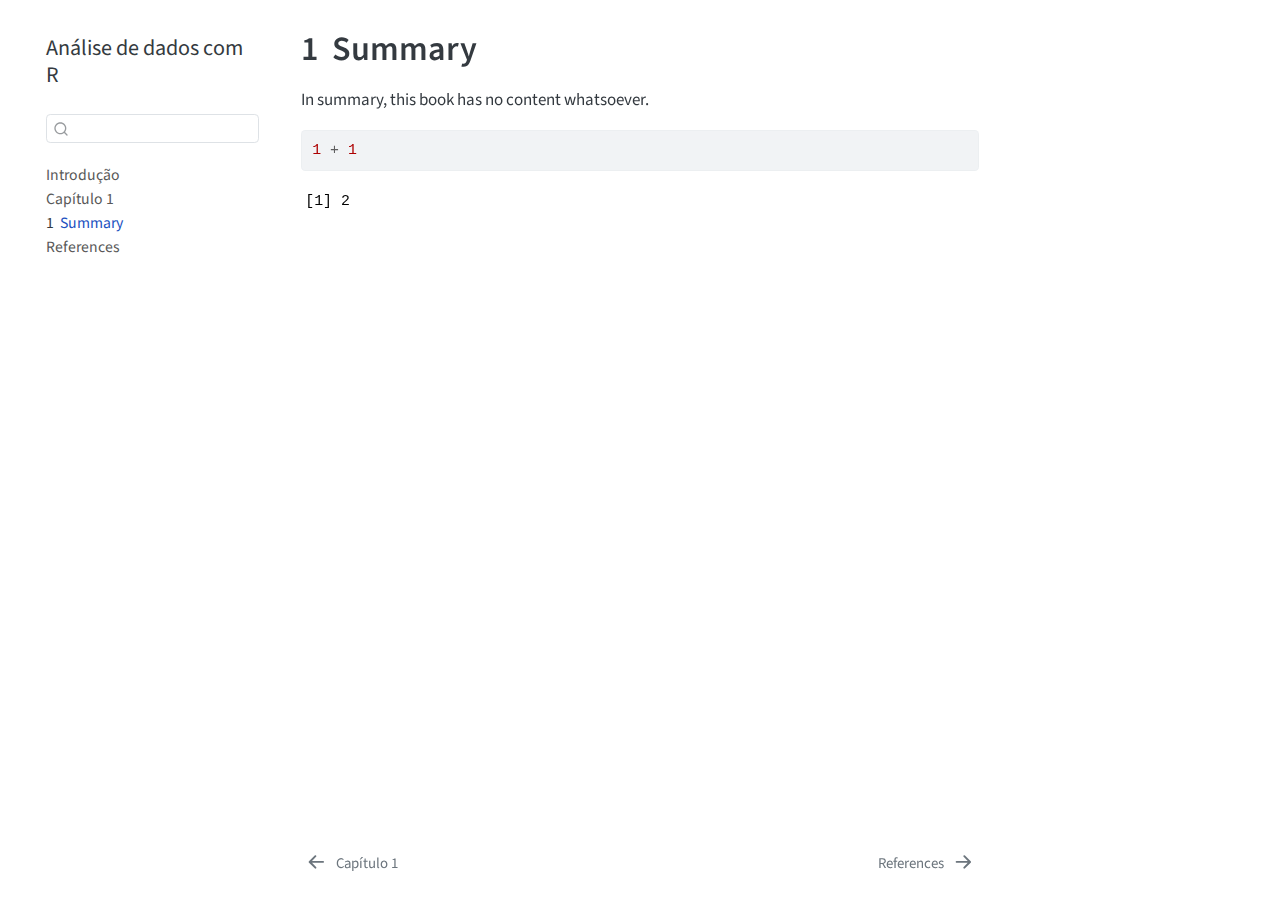
<file: _book/summary.html>
<!DOCTYPE html>
<html xmlns="http://www.w3.org/1999/xhtml" lang="en" xml:lang="en"><head>

<meta charset="utf-8">
<meta name="generator" content="quarto-1.5.57">

<meta name="viewport" content="width=device-width, initial-scale=1.0, user-scalable=yes">


<title>1&nbsp; Summary – Análise de dados com R</title>
<style>
code{white-space: pre-wrap;}
span.smallcaps{font-variant: small-caps;}
div.columns{display: flex; gap: min(4vw, 1.5em);}
div.column{flex: auto; overflow-x: auto;}
div.hanging-indent{margin-left: 1.5em; text-indent: -1.5em;}
ul.task-list{list-style: none;}
ul.task-list li input[type="checkbox"] {
  width: 0.8em;
  margin: 0 0.8em 0.2em -1em; /* quarto-specific, see https://github.com/quarto-dev/quarto-cli/issues/4556 */ 
  vertical-align: middle;
}
/* CSS for syntax highlighting */
pre > code.sourceCode { white-space: pre; position: relative; }
pre > code.sourceCode > span { line-height: 1.25; }
pre > code.sourceCode > span:empty { height: 1.2em; }
.sourceCode { overflow: visible; }
code.sourceCode > span { color: inherit; text-decoration: inherit; }
div.sourceCode { margin: 1em 0; }
pre.sourceCode { margin: 0; }
@media screen {
div.sourceCode { overflow: auto; }
}
@media print {
pre > code.sourceCode { white-space: pre-wrap; }
pre > code.sourceCode > span { display: inline-block; text-indent: -5em; padding-left: 5em; }
}
pre.numberSource code
  { counter-reset: source-line 0; }
pre.numberSource code > span
  { position: relative; left: -4em; counter-increment: source-line; }
pre.numberSource code > span > a:first-child::before
  { content: counter(source-line);
    position: relative; left: -1em; text-align: right; vertical-align: baseline;
    border: none; display: inline-block;
    -webkit-touch-callout: none; -webkit-user-select: none;
    -khtml-user-select: none; -moz-user-select: none;
    -ms-user-select: none; user-select: none;
    padding: 0 4px; width: 4em;
  }
pre.numberSource { margin-left: 3em;  padding-left: 4px; }
div.sourceCode
  {   }
@media screen {
pre > code.sourceCode > span > a:first-child::before { text-decoration: underline; }
}
</style>


<script src="site_libs/quarto-nav/quarto-nav.js"></script>
<script src="site_libs/quarto-nav/headroom.min.js"></script>
<script src="site_libs/clipboard/clipboard.min.js"></script>
<script src="site_libs/quarto-search/autocomplete.umd.js"></script>
<script src="site_libs/quarto-search/fuse.min.js"></script>
<script src="site_libs/quarto-search/quarto-search.js"></script>
<meta name="quarto:offset" content="./">
<link href="./references.html" rel="next">
<link href="./class01.html" rel="prev">
<script src="site_libs/quarto-html/quarto.js"></script>
<script src="site_libs/quarto-html/popper.min.js"></script>
<script src="site_libs/quarto-html/tippy.umd.min.js"></script>
<script src="site_libs/quarto-html/anchor.min.js"></script>
<link href="site_libs/quarto-html/tippy.css" rel="stylesheet">
<link href="site_libs/quarto-html/quarto-syntax-highlighting.css" rel="stylesheet" id="quarto-text-highlighting-styles">
<script src="site_libs/bootstrap/bootstrap.min.js"></script>
<link href="site_libs/bootstrap/bootstrap-icons.css" rel="stylesheet">
<link href="site_libs/bootstrap/bootstrap.min.css" rel="stylesheet" id="quarto-bootstrap" data-mode="light">
<script id="quarto-search-options" type="application/json">{
  "location": "sidebar",
  "copy-button": false,
  "collapse-after": 3,
  "panel-placement": "start",
  "type": "textbox",
  "limit": 50,
  "keyboard-shortcut": [
    "f",
    "/",
    "s"
  ],
  "show-item-context": false,
  "language": {
    "search-no-results-text": "No results",
    "search-matching-documents-text": "matching documents",
    "search-copy-link-title": "Copy link to search",
    "search-hide-matches-text": "Hide additional matches",
    "search-more-match-text": "more match in this document",
    "search-more-matches-text": "more matches in this document",
    "search-clear-button-title": "Clear",
    "search-text-placeholder": "",
    "search-detached-cancel-button-title": "Cancel",
    "search-submit-button-title": "Submit",
    "search-label": "Search"
  }
}</script>


</head>

<body class="nav-sidebar floating">

<div id="quarto-search-results"></div>
  <header id="quarto-header" class="headroom fixed-top">
  <nav class="quarto-secondary-nav">
    <div class="container-fluid d-flex">
      <button type="button" class="quarto-btn-toggle btn" data-bs-toggle="collapse" role="button" data-bs-target=".quarto-sidebar-collapse-item" aria-controls="quarto-sidebar" aria-expanded="false" aria-label="Toggle sidebar navigation" onclick="if (window.quartoToggleHeadroom) { window.quartoToggleHeadroom(); }">
        <i class="bi bi-layout-text-sidebar-reverse"></i>
      </button>
        <nav class="quarto-page-breadcrumbs" aria-label="breadcrumb"><ol class="breadcrumb"><li class="breadcrumb-item"><a href="./summary.html"><span class="chapter-number">1</span>&nbsp; <span class="chapter-title">Summary</span></a></li></ol></nav>
        <a class="flex-grow-1" role="navigation" data-bs-toggle="collapse" data-bs-target=".quarto-sidebar-collapse-item" aria-controls="quarto-sidebar" aria-expanded="false" aria-label="Toggle sidebar navigation" onclick="if (window.quartoToggleHeadroom) { window.quartoToggleHeadroom(); }">      
        </a>
      <button type="button" class="btn quarto-search-button" aria-label="Search" onclick="window.quartoOpenSearch();">
        <i class="bi bi-search"></i>
      </button>
    </div>
  </nav>
</header>
<!-- content -->
<div id="quarto-content" class="quarto-container page-columns page-rows-contents page-layout-article">
<!-- sidebar -->
  <nav id="quarto-sidebar" class="sidebar collapse collapse-horizontal quarto-sidebar-collapse-item sidebar-navigation floating overflow-auto">
    <div class="pt-lg-2 mt-2 text-left sidebar-header">
    <div class="sidebar-title mb-0 py-0">
      <a href="./">Análise de dados com R</a> 
    </div>
      </div>
        <div class="mt-2 flex-shrink-0 align-items-center">
        <div class="sidebar-search">
        <div id="quarto-search" class="" title="Search"></div>
        </div>
        </div>
    <div class="sidebar-menu-container"> 
    <ul class="list-unstyled mt-1">
        <li class="sidebar-item">
  <div class="sidebar-item-container"> 
  <a href="./index.html" class="sidebar-item-text sidebar-link">
 <span class="menu-text">Introdução</span></a>
  </div>
</li>
        <li class="sidebar-item">
  <div class="sidebar-item-container"> 
  <a href="./class01.html" class="sidebar-item-text sidebar-link">
 <span class="menu-text">Capítulo 1</span></a>
  </div>
</li>
        <li class="sidebar-item">
  <div class="sidebar-item-container"> 
  <a href="./summary.html" class="sidebar-item-text sidebar-link active">
 <span class="menu-text"><span class="chapter-number">1</span>&nbsp; <span class="chapter-title">Summary</span></span></a>
  </div>
</li>
        <li class="sidebar-item">
  <div class="sidebar-item-container"> 
  <a href="./references.html" class="sidebar-item-text sidebar-link">
 <span class="menu-text">References</span></a>
  </div>
</li>
    </ul>
    </div>
</nav>
<div id="quarto-sidebar-glass" class="quarto-sidebar-collapse-item" data-bs-toggle="collapse" data-bs-target=".quarto-sidebar-collapse-item"></div>
<!-- margin-sidebar -->
    <div id="quarto-margin-sidebar" class="sidebar margin-sidebar zindex-bottom">
        
    </div>
<!-- main -->
<main class="content" id="quarto-document-content">

<header id="title-block-header" class="quarto-title-block default">
<div class="quarto-title">
<h1 class="title"><span class="chapter-number">1</span>&nbsp; <span class="chapter-title">Summary</span></h1>
</div>



<div class="quarto-title-meta">

    
  
    
  </div>
  


</header>


<p>In summary, this book has no content whatsoever.</p>
<div class="cell">
<div class="sourceCode cell-code" id="cb1"><pre class="sourceCode r code-with-copy"><code class="sourceCode r"><span id="cb1-1"><a href="#cb1-1" aria-hidden="true" tabindex="-1"></a><span class="dv">1</span> <span class="sc">+</span> <span class="dv">1</span></span></code><button title="Copy to Clipboard" class="code-copy-button"><i class="bi"></i></button></pre></div>
<div class="cell-output cell-output-stdout">
<pre><code>[1] 2</code></pre>
</div>
</div>



</main> <!-- /main -->
<script id="quarto-html-after-body" type="application/javascript">
window.document.addEventListener("DOMContentLoaded", function (event) {
  const toggleBodyColorMode = (bsSheetEl) => {
    const mode = bsSheetEl.getAttribute("data-mode");
    const bodyEl = window.document.querySelector("body");
    if (mode === "dark") {
      bodyEl.classList.add("quarto-dark");
      bodyEl.classList.remove("quarto-light");
    } else {
      bodyEl.classList.add("quarto-light");
      bodyEl.classList.remove("quarto-dark");
    }
  }
  const toggleBodyColorPrimary = () => {
    const bsSheetEl = window.document.querySelector("link#quarto-bootstrap");
    if (bsSheetEl) {
      toggleBodyColorMode(bsSheetEl);
    }
  }
  toggleBodyColorPrimary();  
  const icon = "";
  const anchorJS = new window.AnchorJS();
  anchorJS.options = {
    placement: 'right',
    icon: icon
  };
  anchorJS.add('.anchored');
  const isCodeAnnotation = (el) => {
    for (const clz of el.classList) {
      if (clz.startsWith('code-annotation-')) {                     
        return true;
      }
    }
    return false;
  }
  const onCopySuccess = function(e) {
    // button target
    const button = e.trigger;
    // don't keep focus
    button.blur();
    // flash "checked"
    button.classList.add('code-copy-button-checked');
    var currentTitle = button.getAttribute("title");
    button.setAttribute("title", "Copied!");
    let tooltip;
    if (window.bootstrap) {
      button.setAttribute("data-bs-toggle", "tooltip");
      button.setAttribute("data-bs-placement", "left");
      button.setAttribute("data-bs-title", "Copied!");
      tooltip = new bootstrap.Tooltip(button, 
        { trigger: "manual", 
          customClass: "code-copy-button-tooltip",
          offset: [0, -8]});
      tooltip.show();    
    }
    setTimeout(function() {
      if (tooltip) {
        tooltip.hide();
        button.removeAttribute("data-bs-title");
        button.removeAttribute("data-bs-toggle");
        button.removeAttribute("data-bs-placement");
      }
      button.setAttribute("title", currentTitle);
      button.classList.remove('code-copy-button-checked');
    }, 1000);
    // clear code selection
    e.clearSelection();
  }
  const getTextToCopy = function(trigger) {
      const codeEl = trigger.previousElementSibling.cloneNode(true);
      for (const childEl of codeEl.children) {
        if (isCodeAnnotation(childEl)) {
          childEl.remove();
        }
      }
      return codeEl.innerText;
  }
  const clipboard = new window.ClipboardJS('.code-copy-button:not([data-in-quarto-modal])', {
    text: getTextToCopy
  });
  clipboard.on('success', onCopySuccess);
  if (window.document.getElementById('quarto-embedded-source-code-modal')) {
    // For code content inside modals, clipBoardJS needs to be initialized with a container option
    // TODO: Check when it could be a function (https://github.com/zenorocha/clipboard.js/issues/860)
    const clipboardModal = new window.ClipboardJS('.code-copy-button[data-in-quarto-modal]', {
      text: getTextToCopy,
      container: window.document.getElementById('quarto-embedded-source-code-modal')
    });
    clipboardModal.on('success', onCopySuccess);
  }
    var localhostRegex = new RegExp(/^(?:http|https):\/\/localhost\:?[0-9]*\//);
    var mailtoRegex = new RegExp(/^mailto:/);
      var filterRegex = new RegExp('/' + window.location.host + '/');
    var isInternal = (href) => {
        return filterRegex.test(href) || localhostRegex.test(href) || mailtoRegex.test(href);
    }
    // Inspect non-navigation links and adorn them if external
 	var links = window.document.querySelectorAll('a[href]:not(.nav-link):not(.navbar-brand):not(.toc-action):not(.sidebar-link):not(.sidebar-item-toggle):not(.pagination-link):not(.no-external):not([aria-hidden]):not(.dropdown-item):not(.quarto-navigation-tool):not(.about-link)');
    for (var i=0; i<links.length; i++) {
      const link = links[i];
      if (!isInternal(link.href)) {
        // undo the damage that might have been done by quarto-nav.js in the case of
        // links that we want to consider external
        if (link.dataset.originalHref !== undefined) {
          link.href = link.dataset.originalHref;
        }
      }
    }
  function tippyHover(el, contentFn, onTriggerFn, onUntriggerFn) {
    const config = {
      allowHTML: true,
      maxWidth: 500,
      delay: 100,
      arrow: false,
      appendTo: function(el) {
          return el.parentElement;
      },
      interactive: true,
      interactiveBorder: 10,
      theme: 'quarto',
      placement: 'bottom-start',
    };
    if (contentFn) {
      config.content = contentFn;
    }
    if (onTriggerFn) {
      config.onTrigger = onTriggerFn;
    }
    if (onUntriggerFn) {
      config.onUntrigger = onUntriggerFn;
    }
    window.tippy(el, config); 
  }
  const noterefs = window.document.querySelectorAll('a[role="doc-noteref"]');
  for (var i=0; i<noterefs.length; i++) {
    const ref = noterefs[i];
    tippyHover(ref, function() {
      // use id or data attribute instead here
      let href = ref.getAttribute('data-footnote-href') || ref.getAttribute('href');
      try { href = new URL(href).hash; } catch {}
      const id = href.replace(/^#\/?/, "");
      const note = window.document.getElementById(id);
      if (note) {
        return note.innerHTML;
      } else {
        return "";
      }
    });
  }
  const xrefs = window.document.querySelectorAll('a.quarto-xref');
  const processXRef = (id, note) => {
    // Strip column container classes
    const stripColumnClz = (el) => {
      el.classList.remove("page-full", "page-columns");
      if (el.children) {
        for (const child of el.children) {
          stripColumnClz(child);
        }
      }
    }
    stripColumnClz(note)
    if (id === null || id.startsWith('sec-')) {
      // Special case sections, only their first couple elements
      const container = document.createElement("div");
      if (note.children && note.children.length > 2) {
        container.appendChild(note.children[0].cloneNode(true));
        for (let i = 1; i < note.children.length; i++) {
          const child = note.children[i];
          if (child.tagName === "P" && child.innerText === "") {
            continue;
          } else {
            container.appendChild(child.cloneNode(true));
            break;
          }
        }
        if (window.Quarto?.typesetMath) {
          window.Quarto.typesetMath(container);
        }
        return container.innerHTML
      } else {
        if (window.Quarto?.typesetMath) {
          window.Quarto.typesetMath(note);
        }
        return note.innerHTML;
      }
    } else {
      // Remove any anchor links if they are present
      const anchorLink = note.querySelector('a.anchorjs-link');
      if (anchorLink) {
        anchorLink.remove();
      }
      if (window.Quarto?.typesetMath) {
        window.Quarto.typesetMath(note);
      }
      // TODO in 1.5, we should make sure this works without a callout special case
      if (note.classList.contains("callout")) {
        return note.outerHTML;
      } else {
        return note.innerHTML;
      }
    }
  }
  for (var i=0; i<xrefs.length; i++) {
    const xref = xrefs[i];
    tippyHover(xref, undefined, function(instance) {
      instance.disable();
      let url = xref.getAttribute('href');
      let hash = undefined; 
      if (url.startsWith('#')) {
        hash = url;
      } else {
        try { hash = new URL(url).hash; } catch {}
      }
      if (hash) {
        const id = hash.replace(/^#\/?/, "");
        const note = window.document.getElementById(id);
        if (note !== null) {
          try {
            const html = processXRef(id, note.cloneNode(true));
            instance.setContent(html);
          } finally {
            instance.enable();
            instance.show();
          }
        } else {
          // See if we can fetch this
          fetch(url.split('#')[0])
          .then(res => res.text())
          .then(html => {
            const parser = new DOMParser();
            const htmlDoc = parser.parseFromString(html, "text/html");
            const note = htmlDoc.getElementById(id);
            if (note !== null) {
              const html = processXRef(id, note);
              instance.setContent(html);
            } 
          }).finally(() => {
            instance.enable();
            instance.show();
          });
        }
      } else {
        // See if we can fetch a full url (with no hash to target)
        // This is a special case and we should probably do some content thinning / targeting
        fetch(url)
        .then(res => res.text())
        .then(html => {
          const parser = new DOMParser();
          const htmlDoc = parser.parseFromString(html, "text/html");
          const note = htmlDoc.querySelector('main.content');
          if (note !== null) {
            // This should only happen for chapter cross references
            // (since there is no id in the URL)
            // remove the first header
            if (note.children.length > 0 && note.children[0].tagName === "HEADER") {
              note.children[0].remove();
            }
            const html = processXRef(null, note);
            instance.setContent(html);
          } 
        }).finally(() => {
          instance.enable();
          instance.show();
        });
      }
    }, function(instance) {
    });
  }
      let selectedAnnoteEl;
      const selectorForAnnotation = ( cell, annotation) => {
        let cellAttr = 'data-code-cell="' + cell + '"';
        let lineAttr = 'data-code-annotation="' +  annotation + '"';
        const selector = 'span[' + cellAttr + '][' + lineAttr + ']';
        return selector;
      }
      const selectCodeLines = (annoteEl) => {
        const doc = window.document;
        const targetCell = annoteEl.getAttribute("data-target-cell");
        const targetAnnotation = annoteEl.getAttribute("data-target-annotation");
        const annoteSpan = window.document.querySelector(selectorForAnnotation(targetCell, targetAnnotation));
        const lines = annoteSpan.getAttribute("data-code-lines").split(",");
        const lineIds = lines.map((line) => {
          return targetCell + "-" + line;
        })
        let top = null;
        let height = null;
        let parent = null;
        if (lineIds.length > 0) {
            //compute the position of the single el (top and bottom and make a div)
            const el = window.document.getElementById(lineIds[0]);
            top = el.offsetTop;
            height = el.offsetHeight;
            parent = el.parentElement.parentElement;
          if (lineIds.length > 1) {
            const lastEl = window.document.getElementById(lineIds[lineIds.length - 1]);
            const bottom = lastEl.offsetTop + lastEl.offsetHeight;
            height = bottom - top;
          }
          if (top !== null && height !== null && parent !== null) {
            // cook up a div (if necessary) and position it 
            let div = window.document.getElementById("code-annotation-line-highlight");
            if (div === null) {
              div = window.document.createElement("div");
              div.setAttribute("id", "code-annotation-line-highlight");
              div.style.position = 'absolute';
              parent.appendChild(div);
            }
            div.style.top = top - 2 + "px";
            div.style.height = height + 4 + "px";
            div.style.left = 0;
            let gutterDiv = window.document.getElementById("code-annotation-line-highlight-gutter");
            if (gutterDiv === null) {
              gutterDiv = window.document.createElement("div");
              gutterDiv.setAttribute("id", "code-annotation-line-highlight-gutter");
              gutterDiv.style.position = 'absolute';
              const codeCell = window.document.getElementById(targetCell);
              const gutter = codeCell.querySelector('.code-annotation-gutter');
              gutter.appendChild(gutterDiv);
            }
            gutterDiv.style.top = top - 2 + "px";
            gutterDiv.style.height = height + 4 + "px";
          }
          selectedAnnoteEl = annoteEl;
        }
      };
      const unselectCodeLines = () => {
        const elementsIds = ["code-annotation-line-highlight", "code-annotation-line-highlight-gutter"];
        elementsIds.forEach((elId) => {
          const div = window.document.getElementById(elId);
          if (div) {
            div.remove();
          }
        });
        selectedAnnoteEl = undefined;
      };
        // Handle positioning of the toggle
    window.addEventListener(
      "resize",
      throttle(() => {
        elRect = undefined;
        if (selectedAnnoteEl) {
          selectCodeLines(selectedAnnoteEl);
        }
      }, 10)
    );
    function throttle(fn, ms) {
    let throttle = false;
    let timer;
      return (...args) => {
        if(!throttle) { // first call gets through
            fn.apply(this, args);
            throttle = true;
        } else { // all the others get throttled
            if(timer) clearTimeout(timer); // cancel #2
            timer = setTimeout(() => {
              fn.apply(this, args);
              timer = throttle = false;
            }, ms);
        }
      };
    }
      // Attach click handler to the DT
      const annoteDls = window.document.querySelectorAll('dt[data-target-cell]');
      for (const annoteDlNode of annoteDls) {
        annoteDlNode.addEventListener('click', (event) => {
          const clickedEl = event.target;
          if (clickedEl !== selectedAnnoteEl) {
            unselectCodeLines();
            const activeEl = window.document.querySelector('dt[data-target-cell].code-annotation-active');
            if (activeEl) {
              activeEl.classList.remove('code-annotation-active');
            }
            selectCodeLines(clickedEl);
            clickedEl.classList.add('code-annotation-active');
          } else {
            // Unselect the line
            unselectCodeLines();
            clickedEl.classList.remove('code-annotation-active');
          }
        });
      }
  const findCites = (el) => {
    const parentEl = el.parentElement;
    if (parentEl) {
      const cites = parentEl.dataset.cites;
      if (cites) {
        return {
          el,
          cites: cites.split(' ')
        };
      } else {
        return findCites(el.parentElement)
      }
    } else {
      return undefined;
    }
  };
  var bibliorefs = window.document.querySelectorAll('a[role="doc-biblioref"]');
  for (var i=0; i<bibliorefs.length; i++) {
    const ref = bibliorefs[i];
    const citeInfo = findCites(ref);
    if (citeInfo) {
      tippyHover(citeInfo.el, function() {
        var popup = window.document.createElement('div');
        citeInfo.cites.forEach(function(cite) {
          var citeDiv = window.document.createElement('div');
          citeDiv.classList.add('hanging-indent');
          citeDiv.classList.add('csl-entry');
          var biblioDiv = window.document.getElementById('ref-' + cite);
          if (biblioDiv) {
            citeDiv.innerHTML = biblioDiv.innerHTML;
          }
          popup.appendChild(citeDiv);
        });
        return popup.innerHTML;
      });
    }
  }
});
</script>
<nav class="page-navigation">
  <div class="nav-page nav-page-previous">
      <a href="./class01.html" class="pagination-link" aria-label="Capítulo 1">
        <i class="bi bi-arrow-left-short"></i> <span class="nav-page-text">Capítulo 1</span>
      </a>          
  </div>
  <div class="nav-page nav-page-next">
      <a href="./references.html" class="pagination-link" aria-label="References">
        <span class="nav-page-text">References</span> <i class="bi bi-arrow-right-short"></i>
      </a>
  </div>
</nav>
</div> <!-- /content -->




</body></html>
</file>
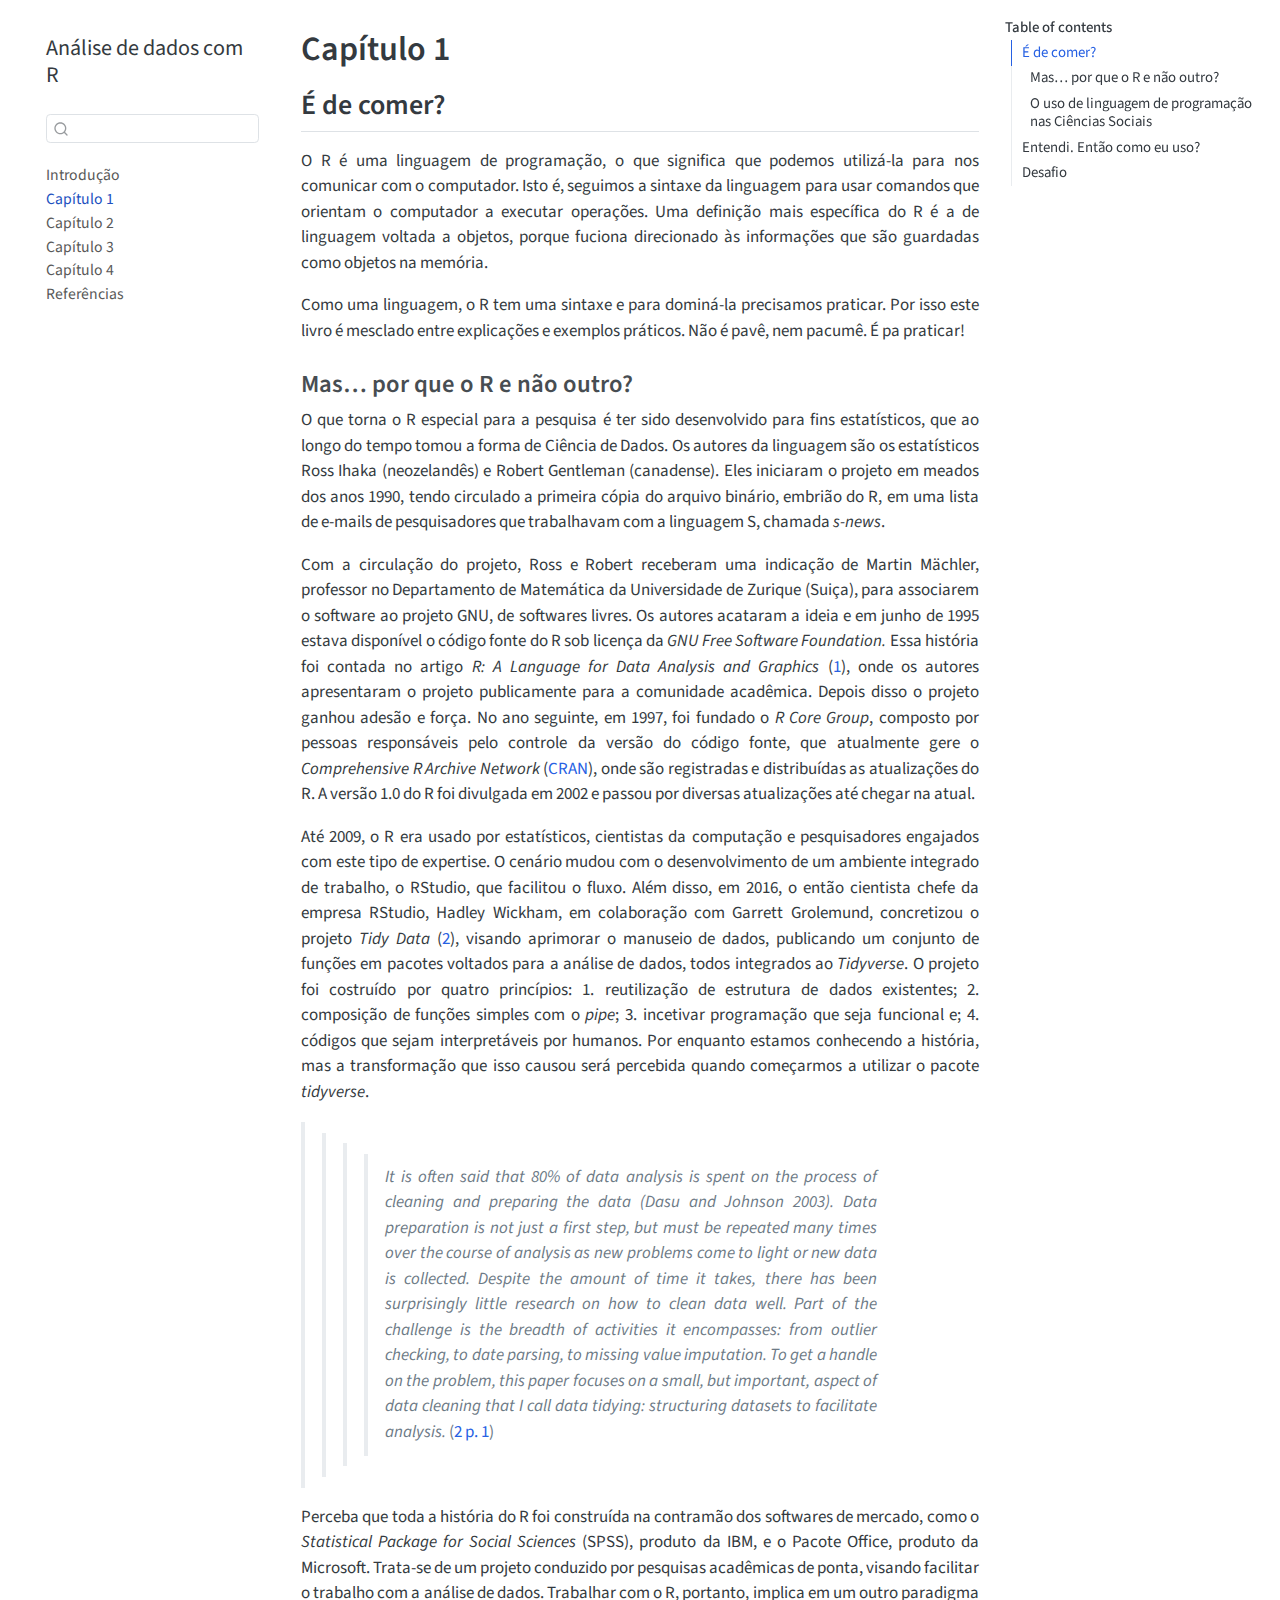
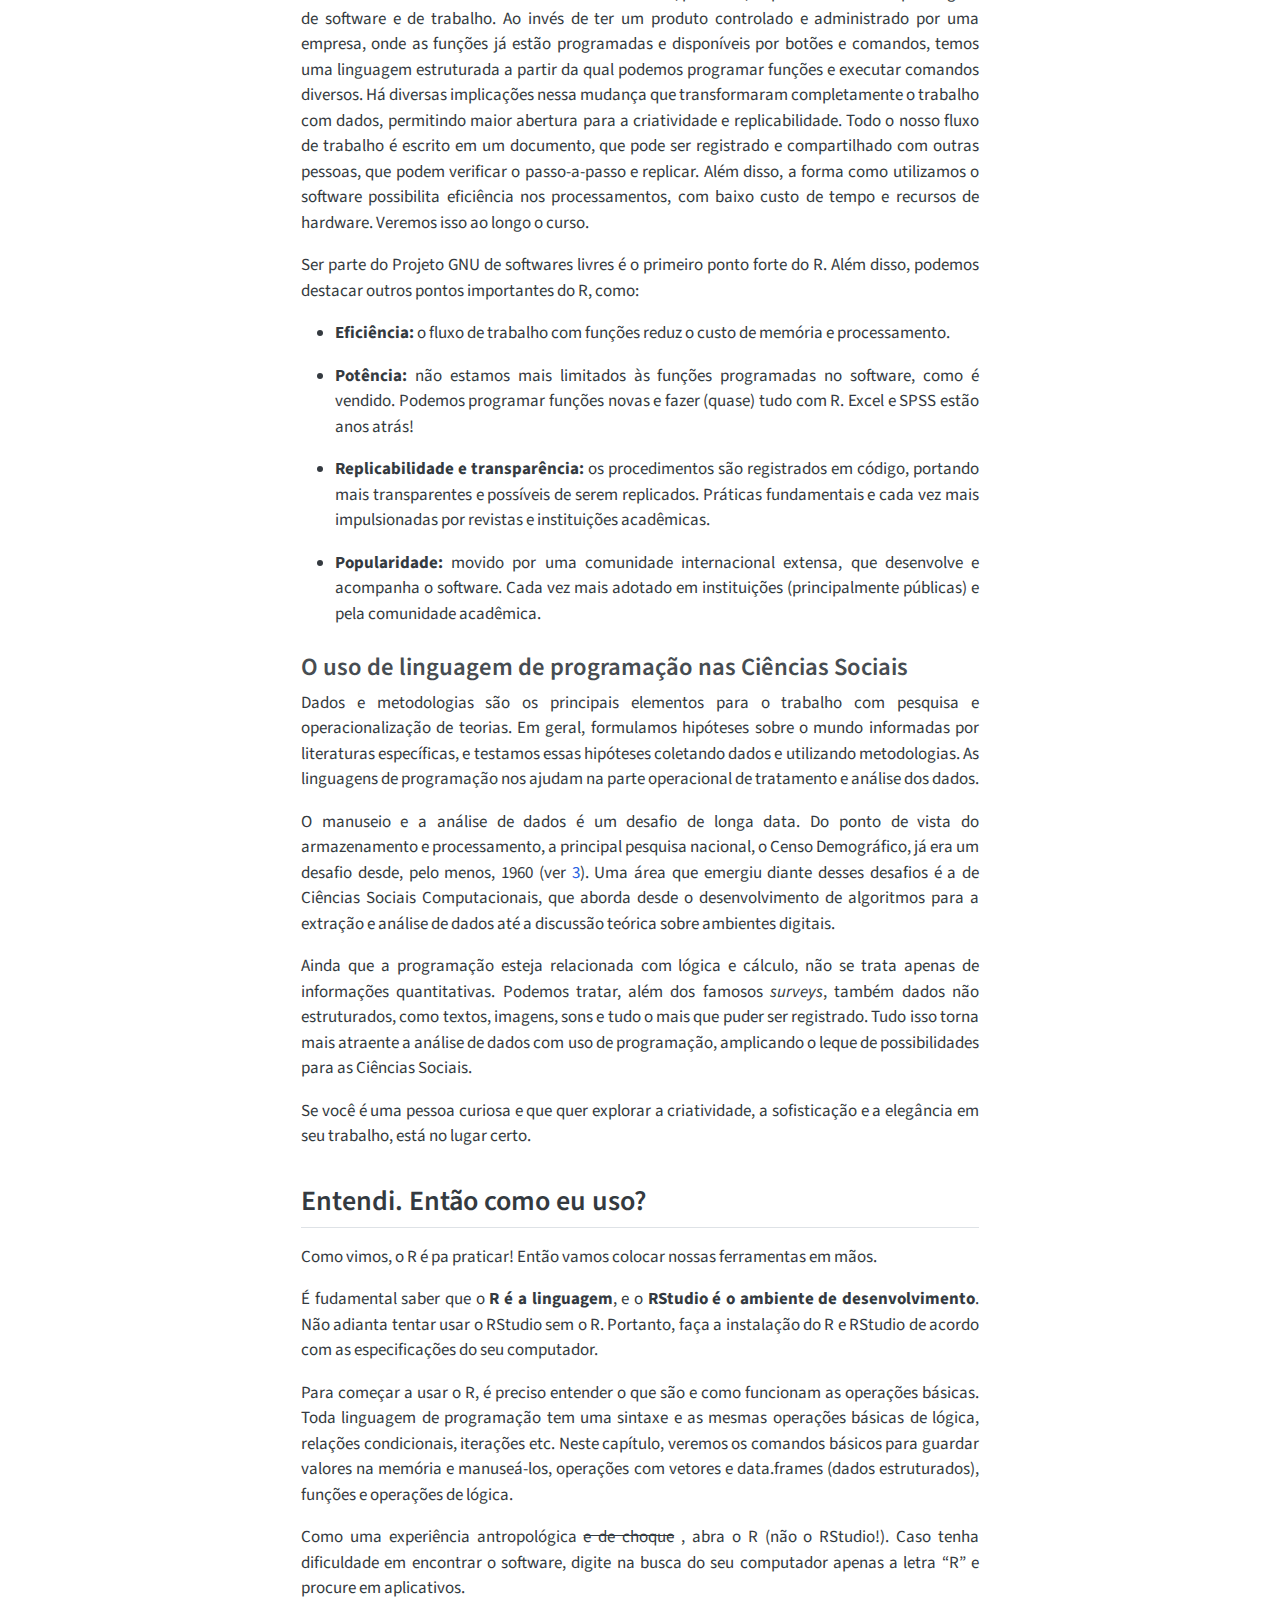
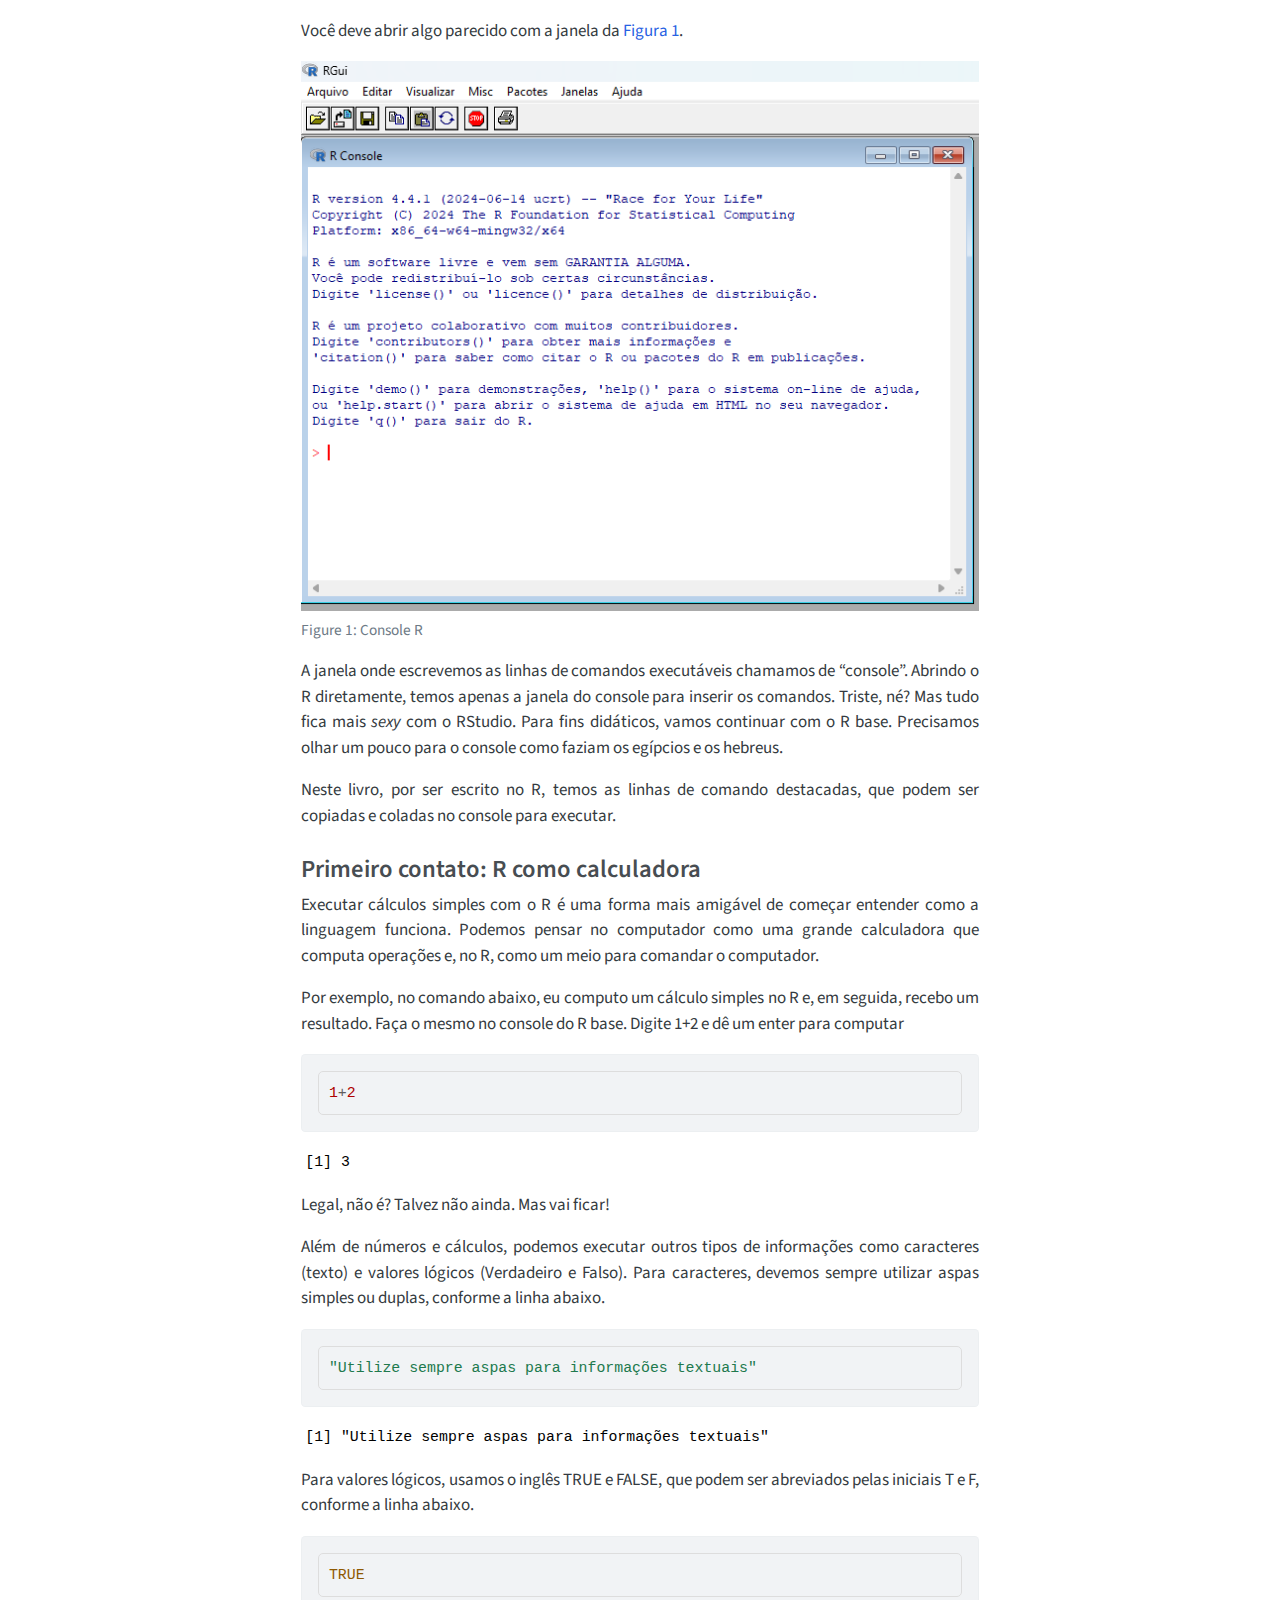
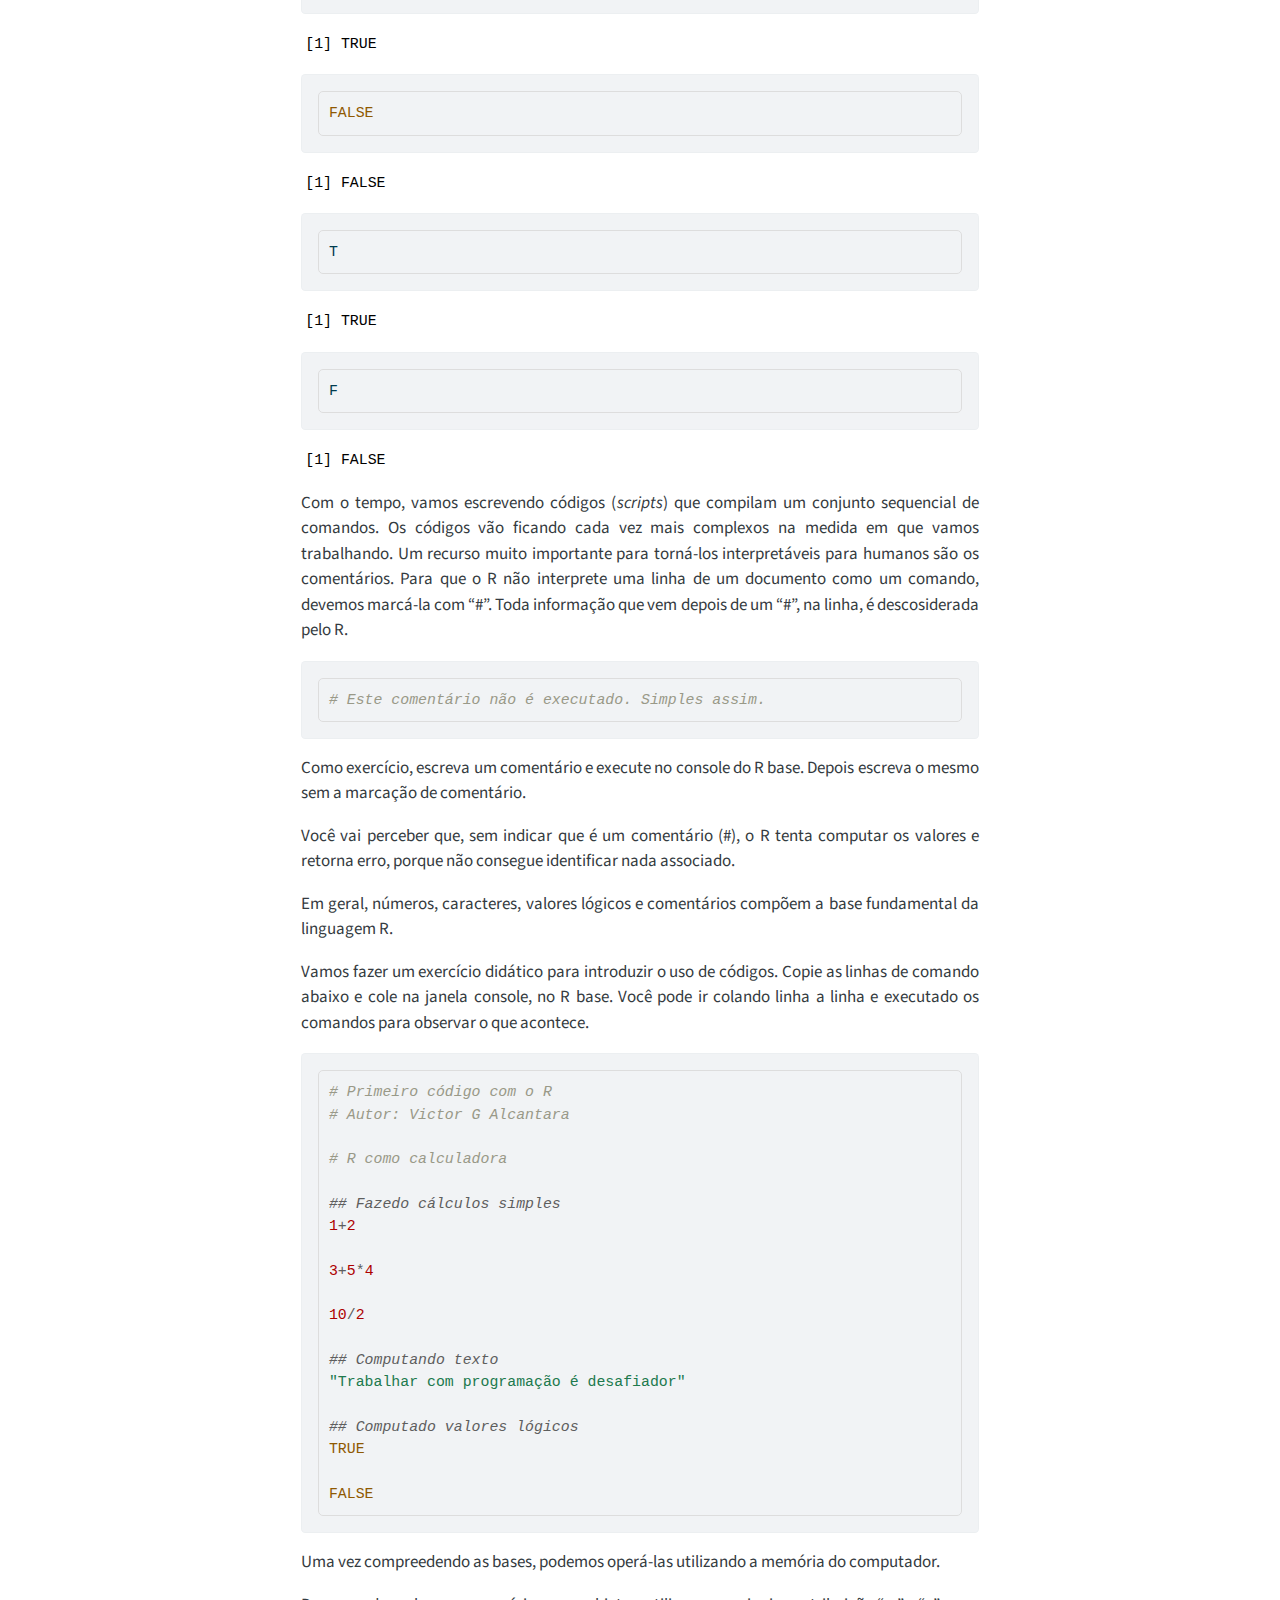
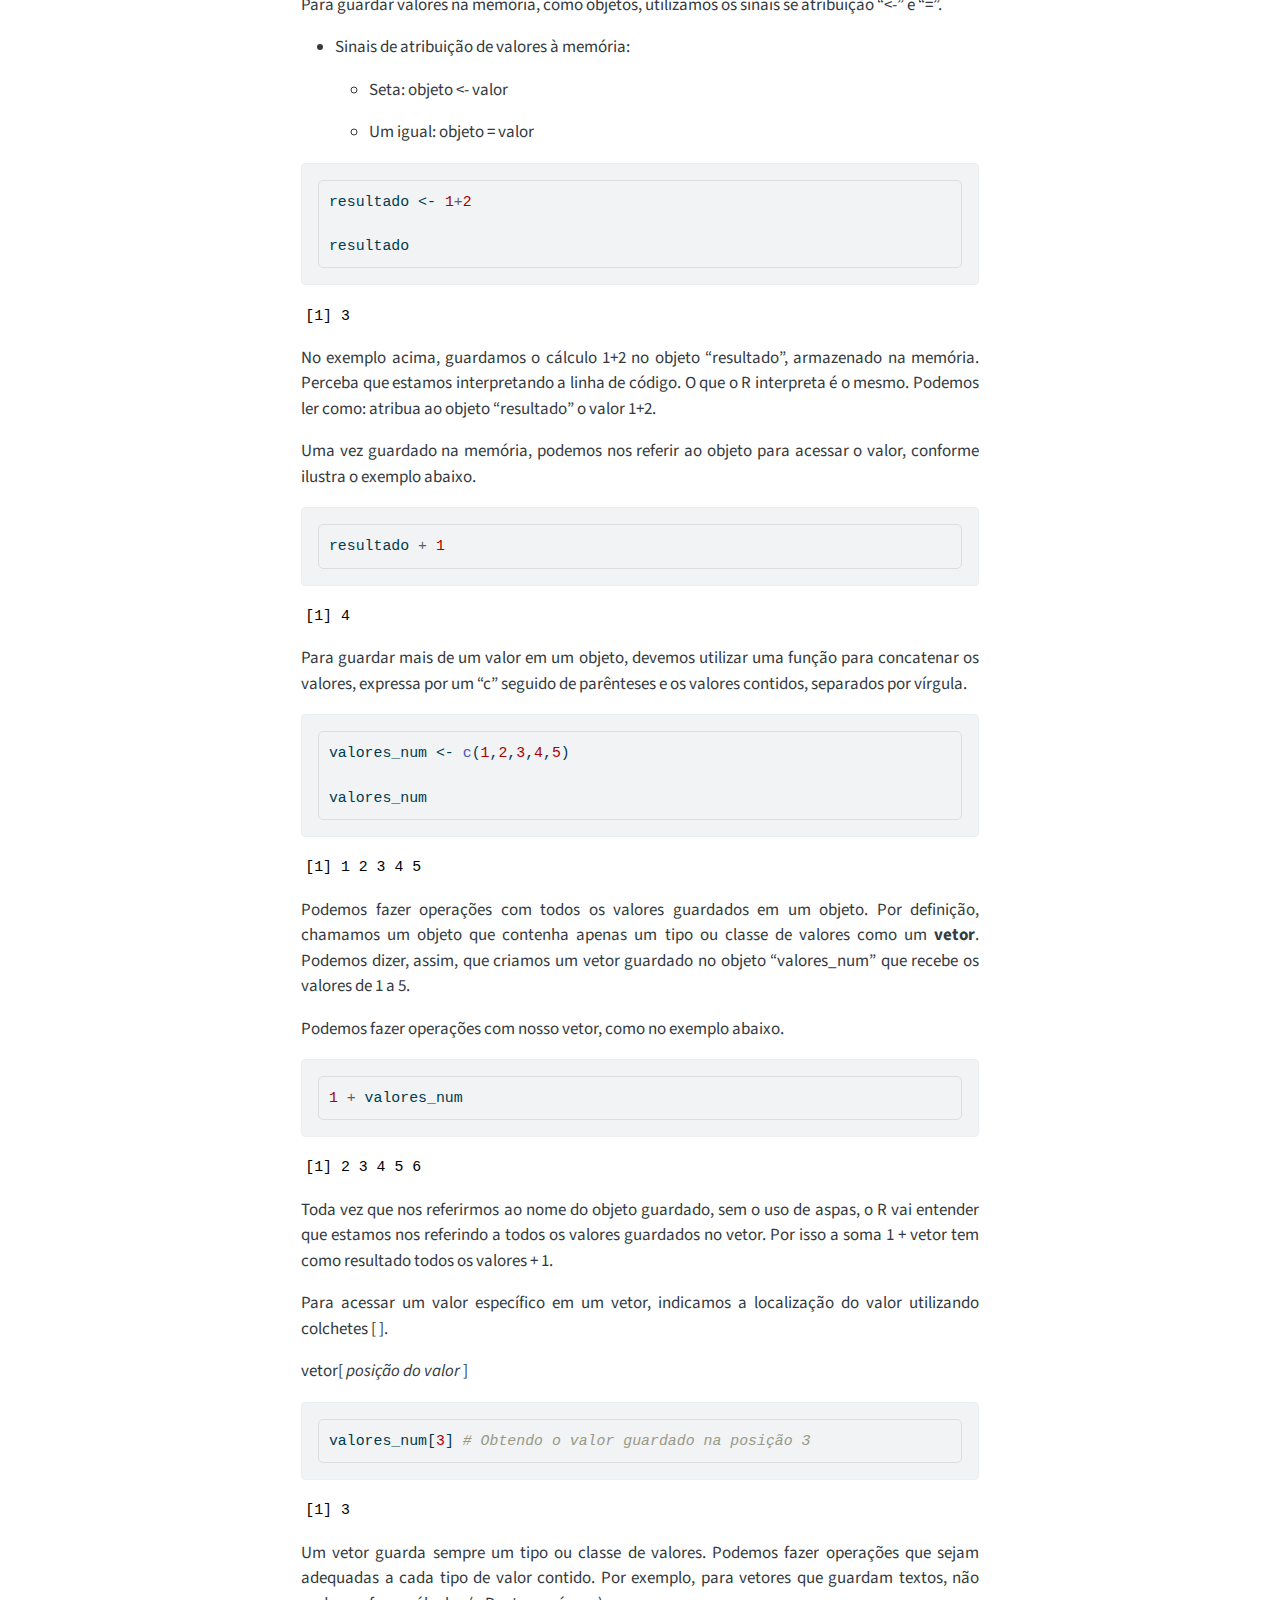
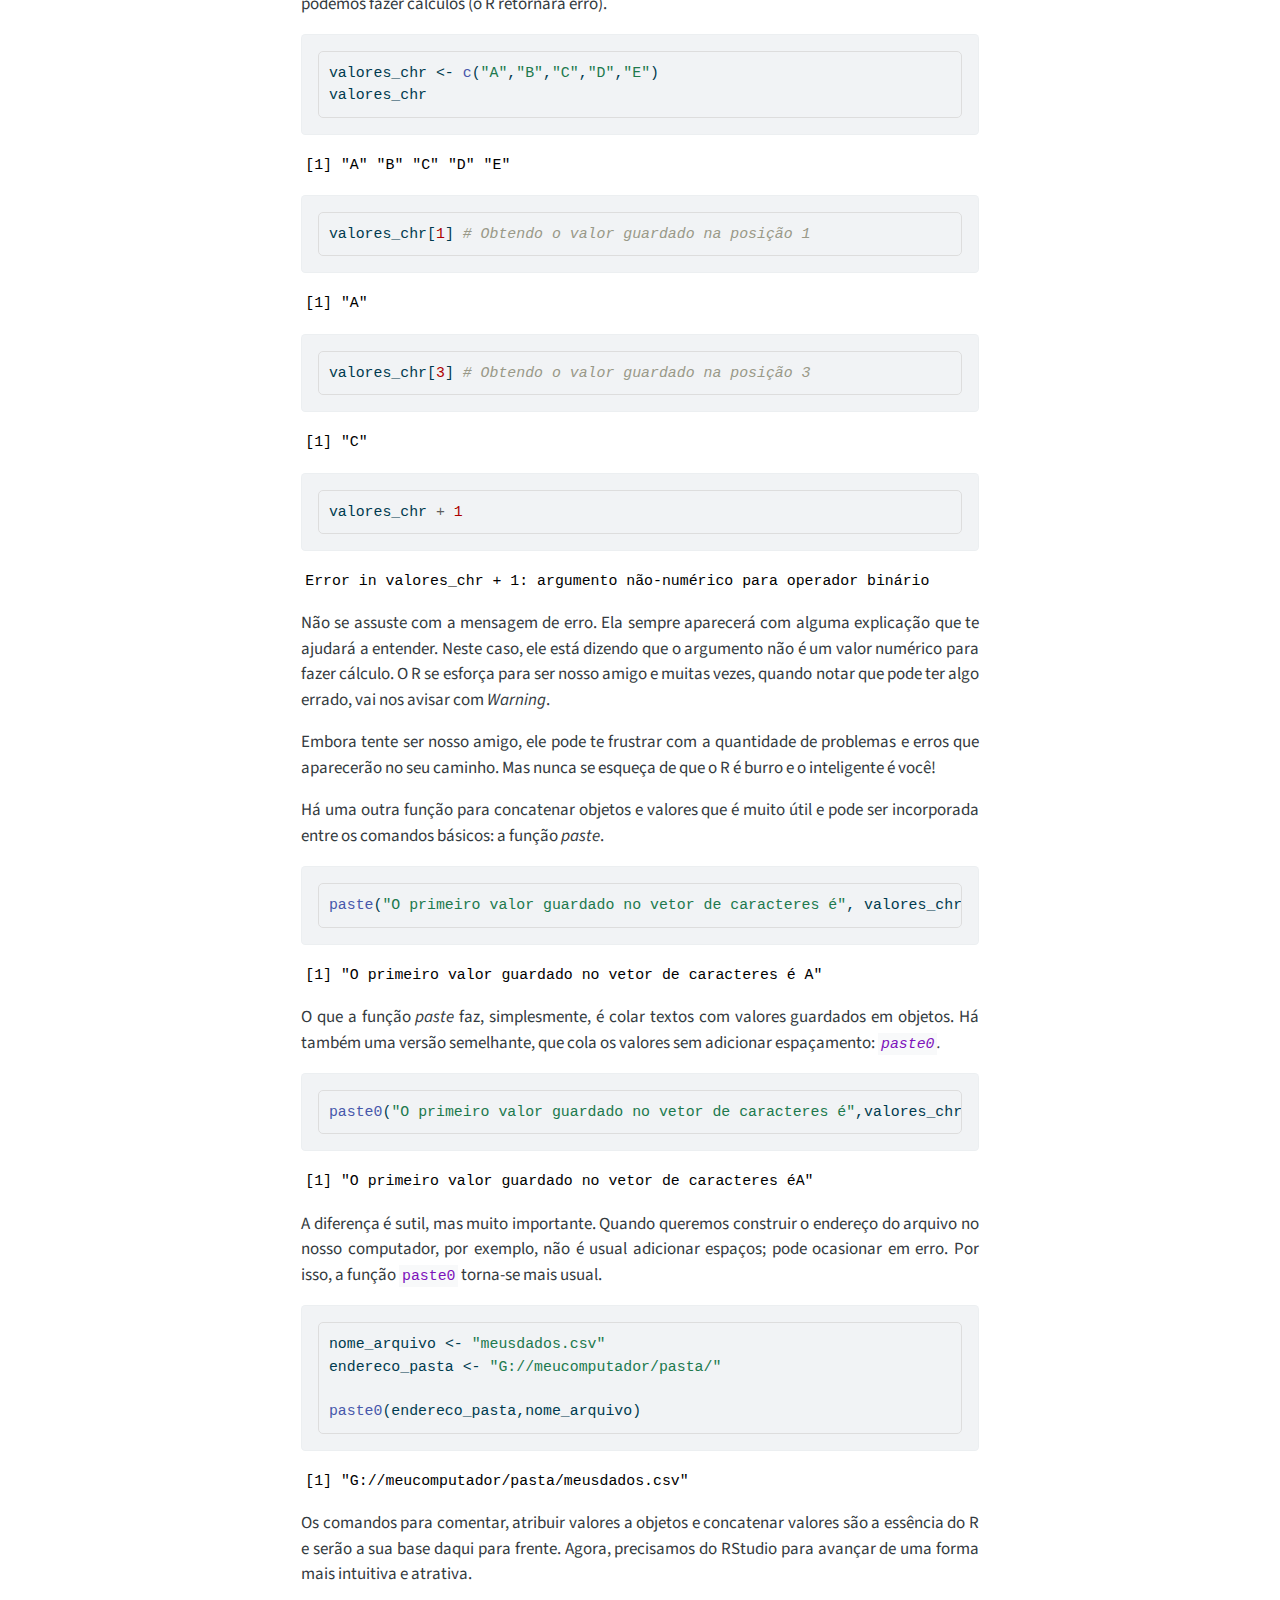
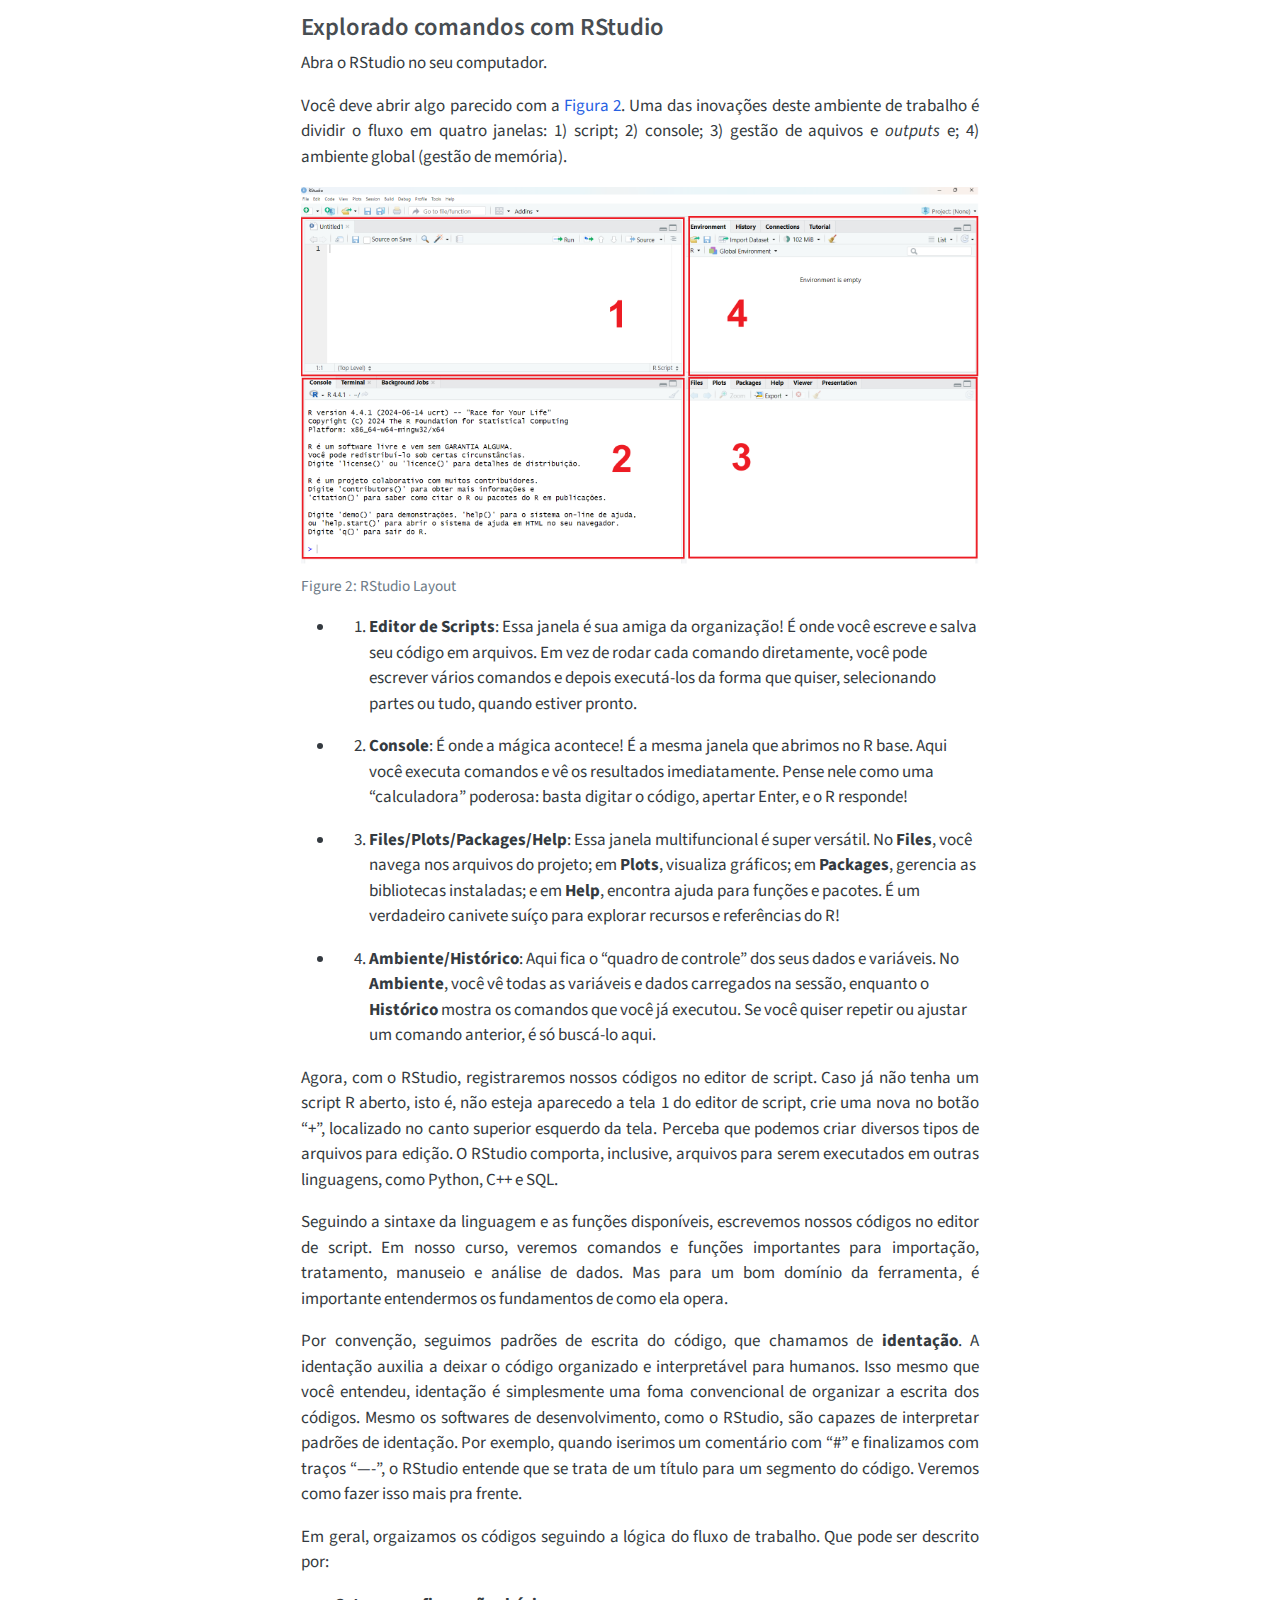
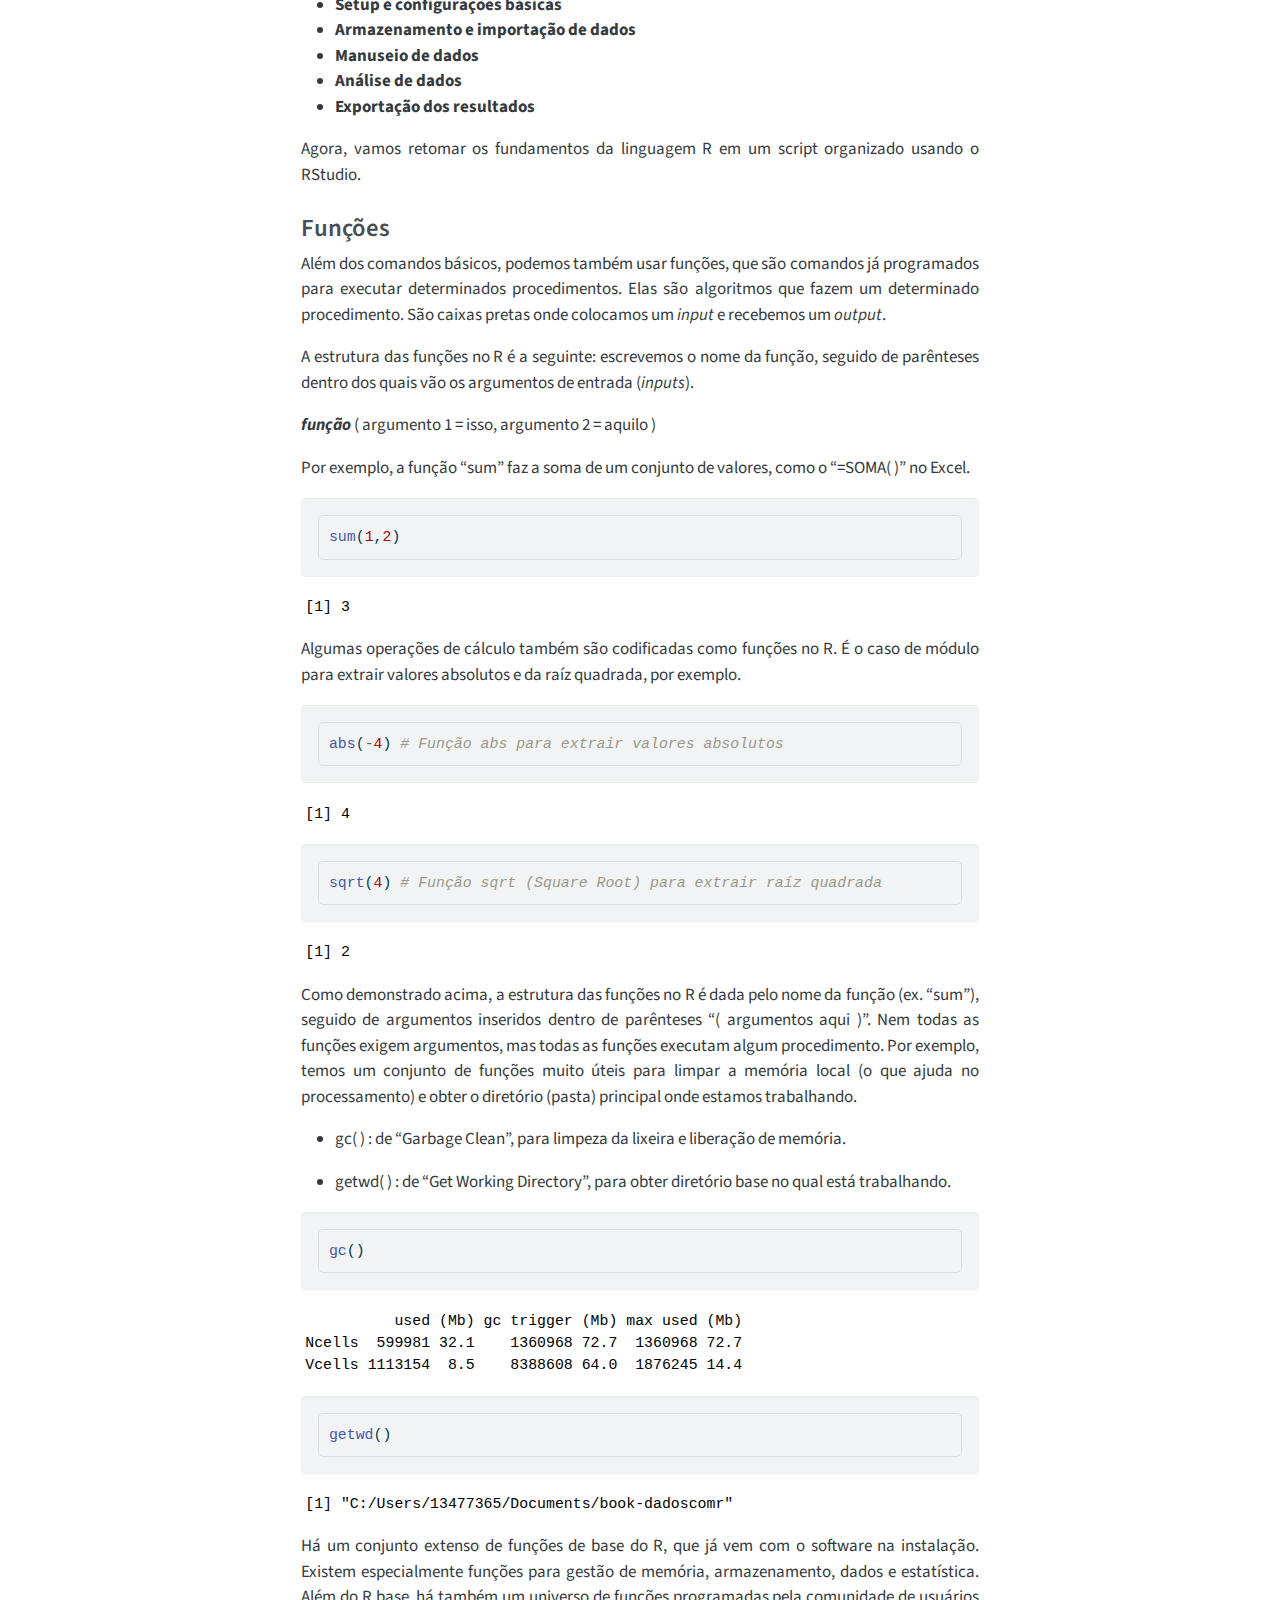
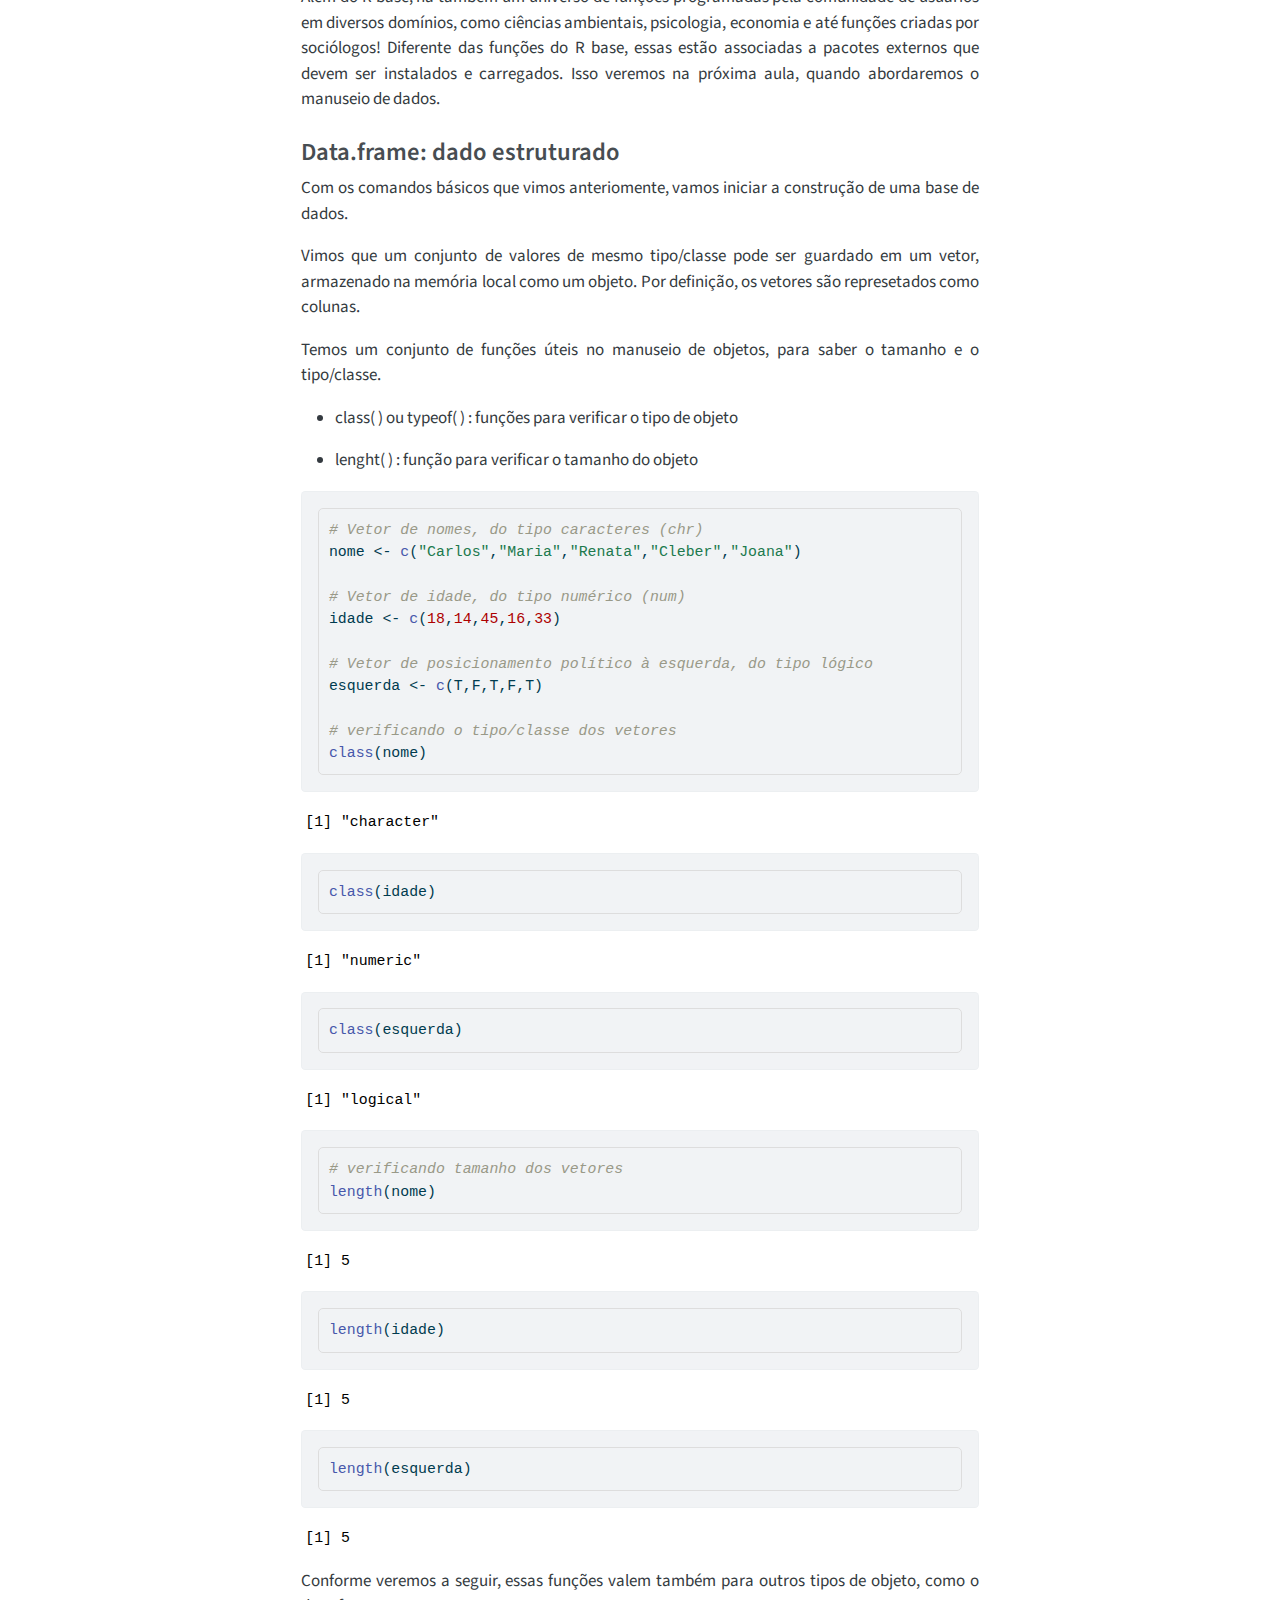
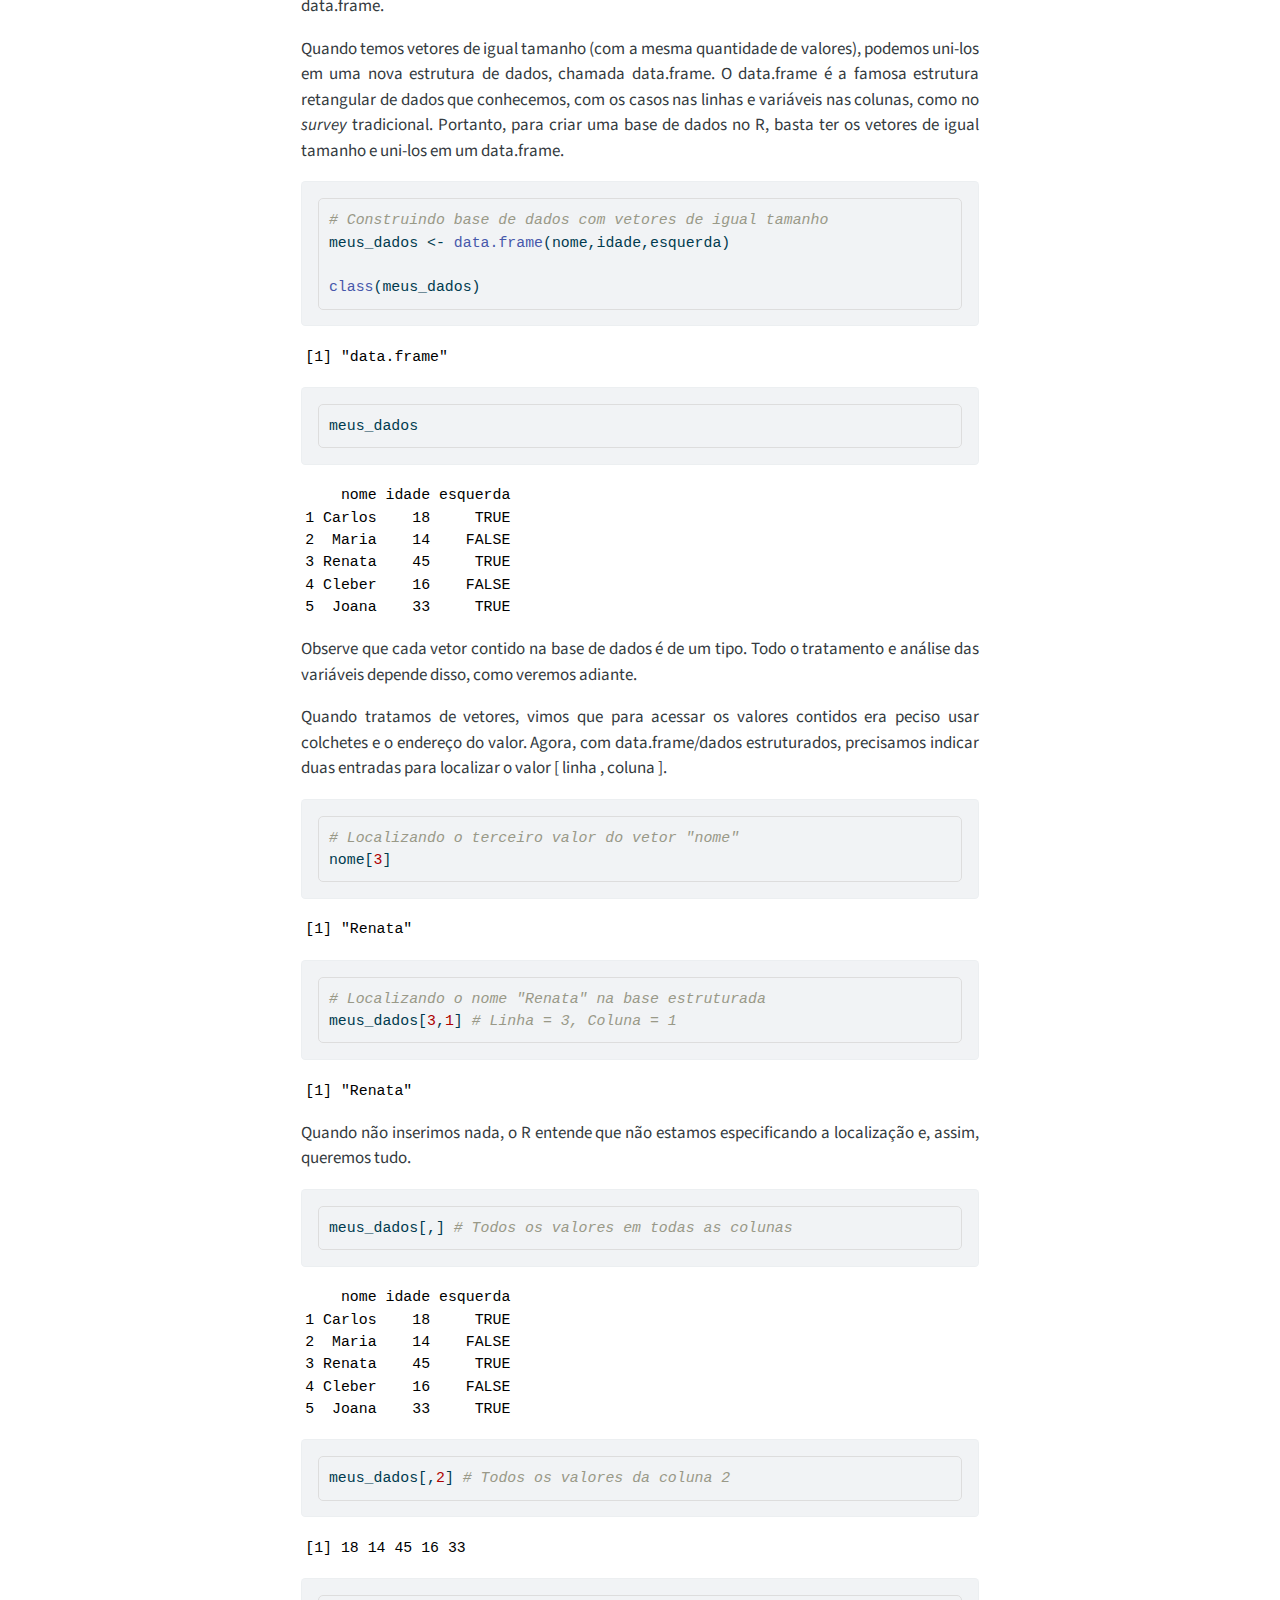
<file: docs/class01.html>
<!DOCTYPE html>
<html xmlns="http://www.w3.org/1999/xhtml" lang="en" xml:lang="en"><head>

<meta charset="utf-8">
<meta name="generator" content="quarto-1.5.57">

<meta name="viewport" content="width=device-width, initial-scale=1.0, user-scalable=yes">


<title>Capítulo 1 – Análise de dados com R</title>
<style>
code{white-space: pre-wrap;}
span.smallcaps{font-variant: small-caps;}
div.columns{display: flex; gap: min(4vw, 1.5em);}
div.column{flex: auto; overflow-x: auto;}
div.hanging-indent{margin-left: 1.5em; text-indent: -1.5em;}
ul.task-list{list-style: none;}
ul.task-list li input[type="checkbox"] {
  width: 0.8em;
  margin: 0 0.8em 0.2em -1em; /* quarto-specific, see https://github.com/quarto-dev/quarto-cli/issues/4556 */ 
  vertical-align: middle;
}
/* CSS for syntax highlighting */
pre > code.sourceCode { white-space: pre; position: relative; }
pre > code.sourceCode > span { line-height: 1.25; }
pre > code.sourceCode > span:empty { height: 1.2em; }
.sourceCode { overflow: visible; }
code.sourceCode > span { color: inherit; text-decoration: inherit; }
div.sourceCode { margin: 1em 0; }
pre.sourceCode { margin: 0; }
@media screen {
div.sourceCode { overflow: auto; }
}
@media print {
pre > code.sourceCode { white-space: pre-wrap; }
pre > code.sourceCode > span { display: inline-block; text-indent: -5em; padding-left: 5em; }
}
pre.numberSource code
  { counter-reset: source-line 0; }
pre.numberSource code > span
  { position: relative; left: -4em; counter-increment: source-line; }
pre.numberSource code > span > a:first-child::before
  { content: counter(source-line);
    position: relative; left: -1em; text-align: right; vertical-align: baseline;
    border: none; display: inline-block;
    -webkit-touch-callout: none; -webkit-user-select: none;
    -khtml-user-select: none; -moz-user-select: none;
    -ms-user-select: none; user-select: none;
    padding: 0 4px; width: 4em;
  }
pre.numberSource { margin-left: 3em;  padding-left: 4px; }
div.sourceCode
  {   }
@media screen {
pre > code.sourceCode > span > a:first-child::before { text-decoration: underline; }
}
/* CSS for citations */
div.csl-bib-body { }
div.csl-entry {
  clear: both;
  margin-bottom: 1em;
}
.hanging-indent div.csl-entry {
  margin-left:2em;
  text-indent:-2em;
}
div.csl-left-margin {
  min-width:2em;
  float:left;
}
div.csl-right-inline {
  margin-left:2em;
  padding-left:1em;
}
div.csl-indent {
  margin-left: 2em;
}</style>


<script src="site_libs/quarto-nav/quarto-nav.js"></script>
<script src="site_libs/quarto-nav/headroom.min.js"></script>
<script src="site_libs/clipboard/clipboard.min.js"></script>
<script src="site_libs/quarto-search/autocomplete.umd.js"></script>
<script src="site_libs/quarto-search/fuse.min.js"></script>
<script src="site_libs/quarto-search/quarto-search.js"></script>
<meta name="quarto:offset" content="./">
<link href="./class02.html" rel="next">
<link href="./index.html" rel="prev">
<script src="site_libs/quarto-html/quarto.js"></script>
<script src="site_libs/quarto-html/popper.min.js"></script>
<script src="site_libs/quarto-html/tippy.umd.min.js"></script>
<script src="site_libs/quarto-html/anchor.min.js"></script>
<link href="site_libs/quarto-html/tippy.css" rel="stylesheet">
<link href="site_libs/quarto-html/quarto-syntax-highlighting.css" rel="stylesheet" id="quarto-text-highlighting-styles">
<script src="site_libs/bootstrap/bootstrap.min.js"></script>
<link href="site_libs/bootstrap/bootstrap-icons.css" rel="stylesheet">
<link href="site_libs/bootstrap/bootstrap.min.css" rel="stylesheet" id="quarto-bootstrap" data-mode="light">
<script id="quarto-search-options" type="application/json">{
  "location": "sidebar",
  "copy-button": false,
  "collapse-after": 3,
  "panel-placement": "start",
  "type": "textbox",
  "limit": 50,
  "keyboard-shortcut": [
    "f",
    "/",
    "s"
  ],
  "show-item-context": false,
  "language": {
    "search-no-results-text": "No results",
    "search-matching-documents-text": "matching documents",
    "search-copy-link-title": "Copy link to search",
    "search-hide-matches-text": "Hide additional matches",
    "search-more-match-text": "more match in this document",
    "search-more-matches-text": "more matches in this document",
    "search-clear-button-title": "Clear",
    "search-text-placeholder": "",
    "search-detached-cancel-button-title": "Cancel",
    "search-submit-button-title": "Submit",
    "search-label": "Search"
  }
}</script>


<link rel="stylesheet" href="style.css">
</head>

<body class="nav-sidebar floating">

<div id="quarto-search-results"></div>
  <header id="quarto-header" class="headroom fixed-top">
  <nav class="quarto-secondary-nav">
    <div class="container-fluid d-flex">
      <button type="button" class="quarto-btn-toggle btn" data-bs-toggle="collapse" role="button" data-bs-target=".quarto-sidebar-collapse-item" aria-controls="quarto-sidebar" aria-expanded="false" aria-label="Toggle sidebar navigation" onclick="if (window.quartoToggleHeadroom) { window.quartoToggleHeadroom(); }">
        <i class="bi bi-layout-text-sidebar-reverse"></i>
      </button>
        <nav class="quarto-page-breadcrumbs" aria-label="breadcrumb"><ol class="breadcrumb"><li class="breadcrumb-item"><a href="./class01.html">Capítulo 1</a></li></ol></nav>
        <a class="flex-grow-1" role="navigation" data-bs-toggle="collapse" data-bs-target=".quarto-sidebar-collapse-item" aria-controls="quarto-sidebar" aria-expanded="false" aria-label="Toggle sidebar navigation" onclick="if (window.quartoToggleHeadroom) { window.quartoToggleHeadroom(); }">      
        </a>
      <button type="button" class="btn quarto-search-button" aria-label="Search" onclick="window.quartoOpenSearch();">
        <i class="bi bi-search"></i>
      </button>
    </div>
  </nav>
</header>
<!-- content -->
<div id="quarto-content" class="quarto-container page-columns page-rows-contents page-layout-article">
<!-- sidebar -->
  <nav id="quarto-sidebar" class="sidebar collapse collapse-horizontal quarto-sidebar-collapse-item sidebar-navigation floating overflow-auto">
    <div class="pt-lg-2 mt-2 text-left sidebar-header">
    <div class="sidebar-title mb-0 py-0">
      <a href="./">Análise de dados com R</a> 
    </div>
      </div>
        <div class="mt-2 flex-shrink-0 align-items-center">
        <div class="sidebar-search">
        <div id="quarto-search" class="" title="Search"></div>
        </div>
        </div>
    <div class="sidebar-menu-container"> 
    <ul class="list-unstyled mt-1">
        <li class="sidebar-item">
  <div class="sidebar-item-container"> 
  <a href="./index.html" class="sidebar-item-text sidebar-link">
 <span class="menu-text">Introdução</span></a>
  </div>
</li>
        <li class="sidebar-item">
  <div class="sidebar-item-container"> 
  <a href="./class01.html" class="sidebar-item-text sidebar-link active">
 <span class="menu-text">Capítulo 1</span></a>
  </div>
</li>
        <li class="sidebar-item">
  <div class="sidebar-item-container"> 
  <a href="./class02.html" class="sidebar-item-text sidebar-link">
 <span class="menu-text">Capítulo 2</span></a>
  </div>
</li>
        <li class="sidebar-item">
  <div class="sidebar-item-container"> 
  <a href="./class03.html" class="sidebar-item-text sidebar-link">
 <span class="menu-text">Capítulo 3</span></a>
  </div>
</li>
        <li class="sidebar-item">
  <div class="sidebar-item-container"> 
  <a href="./class04.html" class="sidebar-item-text sidebar-link">
 <span class="menu-text">Capítulo 4</span></a>
  </div>
</li>
        <li class="sidebar-item">
  <div class="sidebar-item-container"> 
  <a href="./references.html" class="sidebar-item-text sidebar-link">
 <span class="menu-text">Referências</span></a>
  </div>
</li>
    </ul>
    </div>
</nav>
<div id="quarto-sidebar-glass" class="quarto-sidebar-collapse-item" data-bs-toggle="collapse" data-bs-target=".quarto-sidebar-collapse-item"></div>
<!-- margin-sidebar -->
    <div id="quarto-margin-sidebar" class="sidebar margin-sidebar">
        <nav id="TOC" role="doc-toc" class="toc-active">
    <h2 id="toc-title">Table of contents</h2>
   
  <ul>
  <li><a href="#é-de-comer" id="toc-é-de-comer" class="nav-link active" data-scroll-target="#é-de-comer">É de comer?</a>
  <ul class="collapse">
  <li><a href="#mas-por-que-o-r-e-não-outro" id="toc-mas-por-que-o-r-e-não-outro" class="nav-link" data-scroll-target="#mas-por-que-o-r-e-não-outro">Mas… por que o R e não outro?</a></li>
  <li><a href="#o-uso-de-linguagem-de-programação-nas-ciências-sociais" id="toc-o-uso-de-linguagem-de-programação-nas-ciências-sociais" class="nav-link" data-scroll-target="#o-uso-de-linguagem-de-programação-nas-ciências-sociais">O uso de linguagem de programação nas Ciências Sociais</a></li>
  </ul></li>
  <li><a href="#entendi.-então-como-eu-uso" id="toc-entendi.-então-como-eu-uso" class="nav-link" data-scroll-target="#entendi.-então-como-eu-uso">Entendi. Então como eu uso?</a>
  <ul class="collapse">
  <li><a href="#primeiro-contato-r-como-calculadora" id="toc-primeiro-contato-r-como-calculadora" class="nav-link" data-scroll-target="#primeiro-contato-r-como-calculadora">Primeiro contato: R como calculadora</a></li>
  <li><a href="#explorado-comandos-com-rstudio" id="toc-explorado-comandos-com-rstudio" class="nav-link" data-scroll-target="#explorado-comandos-com-rstudio">Explorado comandos com RStudio</a></li>
  <li><a href="#funções" id="toc-funções" class="nav-link" data-scroll-target="#funções">Funções</a></li>
  <li><a href="#data.frame-dado-estruturado" id="toc-data.frame-dado-estruturado" class="nav-link" data-scroll-target="#data.frame-dado-estruturado">Data.frame: dado estruturado</a></li>
  <li><a href="#relações-lógicas" id="toc-relações-lógicas" class="nav-link" data-scroll-target="#relações-lógicas">Relações lógicas</a></li>
  <li><a href="#extra-google-colab" id="toc-extra-google-colab" class="nav-link" data-scroll-target="#extra-google-colab">Extra: Google Colab</a></li>
  </ul></li>
  <li><a href="#desafio" id="toc-desafio" class="nav-link" data-scroll-target="#desafio">Desafio</a></li>
  </ul>
</nav>
    </div>
<!-- main -->
<main class="content" id="quarto-document-content">

<header id="title-block-header" class="quarto-title-block default">
<div class="quarto-title">
<h1 class="title">Capítulo 1</h1>
</div>



<div class="quarto-title-meta">

    
  
    
  </div>
  


</header>


<section id="é-de-comer" class="level2">
<h2 class="anchored" data-anchor-id="é-de-comer">É de comer?</h2>
<p>O R é uma linguagem de programação, o que significa que podemos utilizá-la para nos comunicar com o computador. Isto é, seguimos a sintaxe da linguagem para usar comandos que orientam o computador a executar operações. Uma definição mais específica do R é a de linguagem voltada a objetos, porque fuciona direcionado às informações que são guardadas como objetos na memória.</p>
<p>Como uma linguagem, o R tem uma sintaxe e para dominá-la precisamos praticar. Por isso este livro é mesclado entre explicações e exemplos práticos. Não é pavê, nem pacumê. É pa praticar!</p>
<section id="mas-por-que-o-r-e-não-outro" class="level3">
<h3 class="anchored" data-anchor-id="mas-por-que-o-r-e-não-outro">Mas… por que o R e não outro?</h3>
<p>O que torna o R especial para a pesquisa é ter sido desenvolvido para fins estatísticos, que ao longo do tempo tomou a forma de Ciência de Dados. Os autores da linguagem são os estatísticos Ross Ihaka (neozelandês) e Robert Gentleman (canadense). Eles iniciaram o projeto em meados dos anos 1990, tendo circulado a primeira cópia do arquivo binário, embrião do R, em uma lista de e-mails de pesquisadores que trabalhavam com a linguagem S, chamada <em>s-news</em>.</p>
<p>Com a circulação do projeto, Ross e Robert receberam uma indicação de Martin Mächler, professor no Departamento de Matemática da Universidade de Zurique (Suiça), para associarem o software ao projeto GNU, de softwares livres. Os autores acataram a ideia e em junho de 1995 estava disponível o código fonte do R sob licença da <em>GNU Free Software Foundation.</em> Essa história foi contada no artigo <em>R: A Language for Data Analysis and Graphics</em> <span class="citation" data-cites="ihaka_r_1996">(<a href="references.html#ref-ihaka_r_1996" role="doc-biblioref">1</a>)</span>, onde os autores apresentaram o projeto publicamente para a comunidade acadêmica. Depois disso o projeto ganhou adesão e força. No ano seguinte, em 1997, foi fundado o <em>R Core Group</em>, composto por pessoas responsáveis pelo controle da versão do código fonte, que atualmente gere o <em>Comprehensive R Archive Network</em> (<a href="https://cran.r-project.org/">CRAN</a>), onde são registradas e distribuídas as atualizações do R. A versão 1.0 do R foi divulgada em 2002 e passou por diversas atualizações até chegar na atual.</p>
<p>Até 2009, o R era usado por estatísticos, cientistas da computação e pesquisadores engajados com este tipo de expertise. O cenário mudou com o desenvolvimento de um ambiente integrado de trabalho, o RStudio, que facilitou o fluxo. Além disso, em 2016, o então cientista chefe da empresa RStudio, Hadley Wickham, em colaboração com Garrett Grolemund, concretizou o projeto <em>Tidy Data</em> <span class="citation" data-cites="wickham2014">(<a href="references.html#ref-wickham2014" role="doc-biblioref">2</a>)</span>, visando aprimorar o manuseio de dados, publicando um conjunto de funções em pacotes voltados para a análise de dados, todos integrados ao <em>Tidyverse</em>. O projeto foi costruído por quatro princípios: 1. reutilização de estrutura de dados existentes; 2. composição de funções simples com o <em>pipe</em>; 3. incetivar programação que seja funcional e; 4. códigos que sejam interpretáveis por humanos. Por enquanto estamos conhecendo a história, mas a transformação que isso causou será percebida quando começarmos a utilizar o pacote <em>tidyverse</em>.</p>
<blockquote class="blockquote">
<blockquote class="blockquote">
<blockquote class="blockquote">
<blockquote class="blockquote">
<p><em>It is often said that 80% of data analysis is spent on the process of cleaning and preparing the data (Dasu and Johnson 2003). Data preparation is not just a first step, but must be repeated many times over the course of analysis as new problems come to light or new data is collected. Despite the amount of time it takes, there has been surprisingly little research on how to clean data well. Part of the challenge is the breadth of activities it encompasses: from outlier checking, to date parsing, to missing value imputation. To get a handle on the problem, this paper focuses on a small, but important, aspect of data cleaning that I call data tidying: structuring datasets to facilitate analysis.</em> <span class="citation" data-cites="wickham2014">(<a href="references.html#ref-wickham2014" role="doc-biblioref">2 p. 1</a>)</span></p>
</blockquote>
</blockquote>
</blockquote>
</blockquote>
<p>Perceba que toda a história do R foi construída na contramão dos softwares de mercado, como o <em>Statistical Package for Social Sciences</em> (SPSS), produto da IBM, e o Pacote Office, produto da Microsoft. Trata-se de um projeto conduzido por pesquisas acadêmicas de ponta, visando facilitar o trabalho com a análise de dados. Trabalhar com o R, portanto, implica em um outro paradigma de software e de trabalho. Ao invés de ter um produto controlado e administrado por uma empresa, onde as funções já estão programadas e disponíveis por botões e comandos, temos uma linguagem estruturada a partir da qual podemos programar funções e executar comandos diversos. Há diversas implicações nessa mudança que transformaram completamente o trabalho com dados, permitindo maior abertura para a criatividade e replicabilidade. Todo o nosso fluxo de trabalho é escrito em um documento, que pode ser registrado e compartilhado com outras pessoas, que podem verificar o passo-a-passo e replicar. Além disso, a forma como utilizamos o software possibilita eficiência nos processamentos, com baixo custo de tempo e recursos de hardware. Veremos isso ao longo o curso.</p>
<p>Ser parte do Projeto GNU de softwares livres é o primeiro ponto forte do R. Além disso, podemos destacar outros pontos importantes do R, como:</p>
<ul>
<li><strong>Eficiência:</strong> o fluxo de trabalho com funções reduz o custo de memória e processamento.</li>
</ul>
<!-- -->
<ul>
<li><p><strong>Potência:</strong> não estamos mais limitados às funções programadas no software, como é vendido. Podemos programar funções novas e fazer (quase) tudo com R. Excel e SPSS estão anos atrás!</p></li>
<li><p><strong>Replicabilidade e transparência:</strong> os procedimentos são registrados em código, portando mais transparentes e possíveis de serem replicados. Práticas fundamentais e cada vez mais impulsionadas por revistas e instituições acadêmicas.</p></li>
<li><p><strong>Popularidade:</strong> movido por uma comunidade internacional extensa, que desenvolve e acompanha o software. Cada vez mais adotado em instituições (principalmente públicas) e pela comunidade acadêmica.</p></li>
</ul>
</section>
<section id="o-uso-de-linguagem-de-programação-nas-ciências-sociais" class="level3">
<h3 class="anchored" data-anchor-id="o-uso-de-linguagem-de-programação-nas-ciências-sociais">O uso de linguagem de programação nas Ciências Sociais</h3>
<p>Dados e metodologias são os principais elementos para o trabalho com pesquisa e operacionalização de teorias. Em geral, formulamos hipóteses sobre o mundo informadas por literaturas específicas, e testamos essas hipóteses coletando dados e utilizando metodologias. As linguagens de programação nos ajudam na parte operacional de tratamento e análise dos dados.</p>
<p>O manuseio e a análise de dados é um desafio de longa data. Do ponto de vista do armazenamento e processamento, a principal pesquisa nacional, o Censo Demográfico, já era um desafio desde, pelo menos, 1960 <span class="citation" data-cites="barbosa2013">(ver <a href="references.html#ref-barbosa2013" role="doc-biblioref">3</a>)</span>. Uma área que emergiu diante desses desafios é a de Ciências Sociais Computacionais, que aborda desde o desenvolvimento de algoritmos para a extração e análise de dados até a discussão teórica sobre ambientes digitais.</p>
<p>Ainda que a programação esteja relacionada com lógica e cálculo, não se trata apenas de informações quantitativas. Podemos tratar, além dos famosos <em>surveys</em>, também dados não estruturados, como textos, imagens, sons e tudo o mais que puder ser registrado. Tudo isso torna mais atraente a análise de dados com uso de programação, amplicando o leque de possibilidades para as Ciências Sociais.</p>
<p>Se você é uma pessoa curiosa e que quer explorar a criatividade, a sofisticação e a elegância em seu trabalho, está no lugar certo.</p>
</section>
</section>
<section id="entendi.-então-como-eu-uso" class="level2">
<h2 class="anchored" data-anchor-id="entendi.-então-como-eu-uso">Entendi. Então como eu uso?</h2>
<p>Como vimos, o R é pa praticar! Então vamos colocar nossas ferramentas em mãos.</p>
<p>É fudamental saber que o <strong>R é a linguagem</strong>, e o <strong>RStudio é o ambiente de desenvolvimento</strong>. Não adianta tentar usar o RStudio sem o R. Portanto, faça a instalação do R e RStudio de acordo com as especificações do seu computador.</p>
<p>Para começar a usar o R, é preciso entender o que são e como funcionam as operações básicas. Toda linguagem de programação tem uma sintaxe e as mesmas operações básicas de lógica, relações condicionais, iterações etc. Neste capítulo, veremos os comandos básicos para guardar valores na memória e manuseá-los, operações com vetores e data.frames (dados estruturados), funções e operações de lógica.</p>
<p>Como uma experiência antropológica <del>e de choque</del> , abra o R (não o RStudio!). Caso tenha dificuldade em encontrar o software, digite na busca do seu computador apenas a letra “R” e procure em aplicativos.</p>
<p>Você deve abrir algo parecido com a janela da <a href="#fig-rconsole" class="quarto-xref">Figura&nbsp;<span>1</span></a>.</p>
<div id="fig-rconsole" class="quarto-float quarto-figure quarto-figure-center anchored">
<figure class="quarto-float quarto-float-fig figure">
<div aria-describedby="fig-rconsole-caption-0ceaefa1-69ba-4598-a22c-09a6ac19f8ca">
<img src="images/cosole-r.png" class="img-fluid figure-img">
</div>
<figcaption class="quarto-float-caption-bottom quarto-float-caption quarto-float-fig" id="fig-rconsole-caption-0ceaefa1-69ba-4598-a22c-09a6ac19f8ca">
Figure&nbsp;1: Console R
</figcaption>
</figure>
</div>
<p>A janela onde escrevemos as linhas de comandos executáveis chamamos de “console”. Abrindo o R diretamente, temos apenas a janela do console para inserir os comandos. Triste, né? Mas tudo fica mais <em>sexy</em> com o RStudio. Para fins didáticos, vamos continuar com o R base. Precisamos olhar um pouco para o console como faziam os egípcios e os hebreus.</p>
<p>Neste livro, por ser escrito no R, temos as linhas de comando destacadas, que podem ser copiadas e coladas no console para executar.</p>
<section id="primeiro-contato-r-como-calculadora" class="level3">
<h3 class="anchored" data-anchor-id="primeiro-contato-r-como-calculadora">Primeiro contato: R como calculadora</h3>
<p>Executar cálculos simples com o R é uma forma mais amigável de começar entender como a linguagem funciona. Podemos pensar no computador como uma grande calculadora que computa operações e, no R, como um meio para comandar o computador.</p>
<p>Por exemplo, no comando abaixo, eu computo um cálculo simples no R e, em seguida, recebo um resultado. Faça o mesmo no console do R base. Digite 1+2 e dê um enter para computar</p>
<div class="cell">
<div class="sourceCode cell-code" id="cb1"><pre class="sourceCode r code-with-copy"><code class="sourceCode r"><span id="cb1-1"><a href="#cb1-1" aria-hidden="true" tabindex="-1"></a><span class="dv">1</span><span class="sc">+</span><span class="dv">2</span></span></code><button title="Copy to Clipboard" class="code-copy-button"><i class="bi"></i></button></pre></div>
<div class="cell-output cell-output-stdout">
<pre><code>[1] 3</code></pre>
</div>
</div>
<p>Legal, não é? Talvez não ainda. Mas vai ficar!</p>
<p>Além de números e cálculos, podemos executar outros tipos de informações como caracteres (texto) e valores lógicos (Verdadeiro e Falso). Para caracteres, devemos sempre utilizar aspas simples ou duplas, conforme a linha abaixo.</p>
<div class="cell">
<div class="sourceCode cell-code" id="cb3"><pre class="sourceCode r code-with-copy"><code class="sourceCode r"><span id="cb3-1"><a href="#cb3-1" aria-hidden="true" tabindex="-1"></a><span class="st">"Utilize sempre aspas para informações textuais"</span></span></code><button title="Copy to Clipboard" class="code-copy-button"><i class="bi"></i></button></pre></div>
<div class="cell-output cell-output-stdout">
<pre><code>[1] "Utilize sempre aspas para informações textuais"</code></pre>
</div>
</div>
<p>Para valores lógicos, usamos o inglês TRUE e FALSE, que podem ser abreviados pelas iniciais T e F, conforme a linha abaixo.</p>
<div class="cell">
<div class="sourceCode cell-code" id="cb5"><pre class="sourceCode r code-with-copy"><code class="sourceCode r"><span id="cb5-1"><a href="#cb5-1" aria-hidden="true" tabindex="-1"></a><span class="cn">TRUE</span></span></code><button title="Copy to Clipboard" class="code-copy-button"><i class="bi"></i></button></pre></div>
<div class="cell-output cell-output-stdout">
<pre><code>[1] TRUE</code></pre>
</div>
<div class="sourceCode cell-code" id="cb7"><pre class="sourceCode r code-with-copy"><code class="sourceCode r"><span id="cb7-1"><a href="#cb7-1" aria-hidden="true" tabindex="-1"></a><span class="cn">FALSE</span></span></code><button title="Copy to Clipboard" class="code-copy-button"><i class="bi"></i></button></pre></div>
<div class="cell-output cell-output-stdout">
<pre><code>[1] FALSE</code></pre>
</div>
<div class="sourceCode cell-code" id="cb9"><pre class="sourceCode r code-with-copy"><code class="sourceCode r"><span id="cb9-1"><a href="#cb9-1" aria-hidden="true" tabindex="-1"></a>T</span></code><button title="Copy to Clipboard" class="code-copy-button"><i class="bi"></i></button></pre></div>
<div class="cell-output cell-output-stdout">
<pre><code>[1] TRUE</code></pre>
</div>
<div class="sourceCode cell-code" id="cb11"><pre class="sourceCode r code-with-copy"><code class="sourceCode r"><span id="cb11-1"><a href="#cb11-1" aria-hidden="true" tabindex="-1"></a>F</span></code><button title="Copy to Clipboard" class="code-copy-button"><i class="bi"></i></button></pre></div>
<div class="cell-output cell-output-stdout">
<pre><code>[1] FALSE</code></pre>
</div>
</div>
<p>Com o tempo, vamos escrevendo códigos (<em>scripts</em>) que compilam um conjunto sequencial de comandos. Os códigos vão ficando cada vez mais complexos na medida em que vamos trabalhando. Um recurso muito importante para torná-los interpretáveis para humanos são os comentários. Para que o R não interprete uma linha de um documento como um comando, devemos marcá-la com “#”. Toda informação que vem depois de um “#”, na linha, é descosiderada pelo R.</p>
<div class="cell">
<div class="sourceCode cell-code" id="cb13"><pre class="sourceCode r code-with-copy"><code class="sourceCode r"><span id="cb13-1"><a href="#cb13-1" aria-hidden="true" tabindex="-1"></a><span class="co"># Este comentário não é executado. Simples assim.</span></span></code><button title="Copy to Clipboard" class="code-copy-button"><i class="bi"></i></button></pre></div>
</div>
<p>Como exercício, escreva um comentário e execute no console do R base. Depois escreva o mesmo sem a marcação de comentário.</p>
<p>Você vai perceber que, sem indicar que é um comentário (#), o R tenta computar os valores e retorna erro, porque não consegue identificar nada associado.</p>
<p>Em geral, números, caracteres, valores lógicos e comentários compõem a base fundamental da linguagem R.</p>
<p>Vamos fazer um exercício didático para introduzir o uso de códigos. Copie as linhas de comando abaixo e cole na janela console, no R base. Você pode ir colando linha a linha e executado os comandos para observar o que acontece.</p>
<div class="cell">
<div class="sourceCode cell-code" id="cb14"><pre class="sourceCode r code-with-copy"><code class="sourceCode r"><span id="cb14-1"><a href="#cb14-1" aria-hidden="true" tabindex="-1"></a><span class="co"># Primeiro código com o R</span></span>
<span id="cb14-2"><a href="#cb14-2" aria-hidden="true" tabindex="-1"></a><span class="co"># Autor: Victor G Alcantara</span></span>
<span id="cb14-3"><a href="#cb14-3" aria-hidden="true" tabindex="-1"></a></span>
<span id="cb14-4"><a href="#cb14-4" aria-hidden="true" tabindex="-1"></a><span class="co"># R como calculadora</span></span>
<span id="cb14-5"><a href="#cb14-5" aria-hidden="true" tabindex="-1"></a></span>
<span id="cb14-6"><a href="#cb14-6" aria-hidden="true" tabindex="-1"></a><span class="do">## Fazedo cálculos simples</span></span>
<span id="cb14-7"><a href="#cb14-7" aria-hidden="true" tabindex="-1"></a><span class="dv">1</span><span class="sc">+</span><span class="dv">2</span></span>
<span id="cb14-8"><a href="#cb14-8" aria-hidden="true" tabindex="-1"></a></span>
<span id="cb14-9"><a href="#cb14-9" aria-hidden="true" tabindex="-1"></a><span class="dv">3</span><span class="sc">+</span><span class="dv">5</span><span class="sc">*</span><span class="dv">4</span></span>
<span id="cb14-10"><a href="#cb14-10" aria-hidden="true" tabindex="-1"></a></span>
<span id="cb14-11"><a href="#cb14-11" aria-hidden="true" tabindex="-1"></a><span class="dv">10</span><span class="sc">/</span><span class="dv">2</span></span>
<span id="cb14-12"><a href="#cb14-12" aria-hidden="true" tabindex="-1"></a></span>
<span id="cb14-13"><a href="#cb14-13" aria-hidden="true" tabindex="-1"></a><span class="do">## Computando texto</span></span>
<span id="cb14-14"><a href="#cb14-14" aria-hidden="true" tabindex="-1"></a><span class="st">"Trabalhar com programação é desafiador"</span></span>
<span id="cb14-15"><a href="#cb14-15" aria-hidden="true" tabindex="-1"></a></span>
<span id="cb14-16"><a href="#cb14-16" aria-hidden="true" tabindex="-1"></a><span class="do">## Computado valores lógicos</span></span>
<span id="cb14-17"><a href="#cb14-17" aria-hidden="true" tabindex="-1"></a><span class="cn">TRUE</span></span>
<span id="cb14-18"><a href="#cb14-18" aria-hidden="true" tabindex="-1"></a></span>
<span id="cb14-19"><a href="#cb14-19" aria-hidden="true" tabindex="-1"></a><span class="cn">FALSE</span></span></code><button title="Copy to Clipboard" class="code-copy-button"><i class="bi"></i></button></pre></div>
</div>
<p>Uma vez compreedendo as bases, podemos operá-las utilizando a memória do computador.</p>
<p>Para guardar valores na memória, como objetos, utilizamos os sinais se atribuição “&lt;-” e “=”.</p>
<ul>
<li><p>Sinais de atribuição de valores à memória:</p>
<ul>
<li><p>Seta: objeto &lt;- valor</p></li>
<li><p>Um igual: objeto = valor</p></li>
</ul></li>
</ul>
<div class="cell">
<div class="sourceCode cell-code" id="cb15"><pre class="sourceCode r code-with-copy"><code class="sourceCode r"><span id="cb15-1"><a href="#cb15-1" aria-hidden="true" tabindex="-1"></a>resultado <span class="ot">&lt;-</span> <span class="dv">1</span><span class="sc">+</span><span class="dv">2</span></span>
<span id="cb15-2"><a href="#cb15-2" aria-hidden="true" tabindex="-1"></a></span>
<span id="cb15-3"><a href="#cb15-3" aria-hidden="true" tabindex="-1"></a>resultado</span></code><button title="Copy to Clipboard" class="code-copy-button"><i class="bi"></i></button></pre></div>
<div class="cell-output cell-output-stdout">
<pre><code>[1] 3</code></pre>
</div>
</div>
<p>No exemplo acima, guardamos o cálculo 1+2 no objeto “resultado”, armazenado na memória. Perceba que estamos interpretando a linha de código. O que o R interpreta é o mesmo. Podemos ler como: atribua ao objeto “resultado” o valor 1+2.</p>
<p>Uma vez guardado na memória, podemos nos referir ao objeto para acessar o valor, conforme ilustra o exemplo abaixo.</p>
<div class="cell">
<div class="sourceCode cell-code" id="cb17"><pre class="sourceCode r code-with-copy"><code class="sourceCode r"><span id="cb17-1"><a href="#cb17-1" aria-hidden="true" tabindex="-1"></a>resultado <span class="sc">+</span> <span class="dv">1</span></span></code><button title="Copy to Clipboard" class="code-copy-button"><i class="bi"></i></button></pre></div>
<div class="cell-output cell-output-stdout">
<pre><code>[1] 4</code></pre>
</div>
</div>
<p>Para guardar mais de um valor em um objeto, devemos utilizar uma função para concatenar os valores, expressa por um “c” seguido de parênteses e os valores contidos, separados por vírgula.</p>
<div class="cell">
<div class="sourceCode cell-code" id="cb19"><pre class="sourceCode r code-with-copy"><code class="sourceCode r"><span id="cb19-1"><a href="#cb19-1" aria-hidden="true" tabindex="-1"></a>valores_num <span class="ot">&lt;-</span> <span class="fu">c</span>(<span class="dv">1</span>,<span class="dv">2</span>,<span class="dv">3</span>,<span class="dv">4</span>,<span class="dv">5</span>)</span>
<span id="cb19-2"><a href="#cb19-2" aria-hidden="true" tabindex="-1"></a></span>
<span id="cb19-3"><a href="#cb19-3" aria-hidden="true" tabindex="-1"></a>valores_num</span></code><button title="Copy to Clipboard" class="code-copy-button"><i class="bi"></i></button></pre></div>
<div class="cell-output cell-output-stdout">
<pre><code>[1] 1 2 3 4 5</code></pre>
</div>
</div>
<p>Podemos fazer operações com todos os valores guardados em um objeto. Por definição, chamamos um objeto que contenha apenas um tipo ou classe de valores como um <strong>vetor</strong>. Podemos dizer, assim, que criamos um vetor guardado no objeto “valores_num” que recebe os valores de 1 a 5.</p>
<p>Podemos fazer operações com nosso vetor, como no exemplo abaixo.</p>
<div class="cell">
<div class="sourceCode cell-code" id="cb21"><pre class="sourceCode r code-with-copy"><code class="sourceCode r"><span id="cb21-1"><a href="#cb21-1" aria-hidden="true" tabindex="-1"></a><span class="dv">1</span> <span class="sc">+</span> valores_num</span></code><button title="Copy to Clipboard" class="code-copy-button"><i class="bi"></i></button></pre></div>
<div class="cell-output cell-output-stdout">
<pre><code>[1] 2 3 4 5 6</code></pre>
</div>
</div>
<p>Toda vez que nos referirmos ao nome do objeto guardado, sem o uso de aspas, o R vai entender que estamos nos referindo a todos os valores guardados no vetor. Por isso a soma 1 + vetor tem como resultado todos os valores + 1.</p>
<p>Para acessar um valor específico em um vetor, indicamos a localização do valor utilizando colchetes [ ].</p>
<p>vetor[ <em>posição do valor</em> ]</p>
<div class="cell">
<div class="sourceCode cell-code" id="cb23"><pre class="sourceCode r code-with-copy"><code class="sourceCode r"><span id="cb23-1"><a href="#cb23-1" aria-hidden="true" tabindex="-1"></a>valores_num[<span class="dv">3</span>] <span class="co"># Obtendo o valor guardado na posição 3</span></span></code><button title="Copy to Clipboard" class="code-copy-button"><i class="bi"></i></button></pre></div>
<div class="cell-output cell-output-stdout">
<pre><code>[1] 3</code></pre>
</div>
</div>
<p>Um vetor guarda sempre um tipo ou classe de valores. Podemos fazer operações que sejam adequadas a cada tipo de valor contido. Por exemplo, para vetores que guardam textos, não podemos fazer cálculos (o R retornará erro).</p>
<div class="cell">
<div class="sourceCode cell-code" id="cb25"><pre class="sourceCode r code-with-copy"><code class="sourceCode r"><span id="cb25-1"><a href="#cb25-1" aria-hidden="true" tabindex="-1"></a>valores_chr <span class="ot">&lt;-</span> <span class="fu">c</span>(<span class="st">"A"</span>,<span class="st">"B"</span>,<span class="st">"C"</span>,<span class="st">"D"</span>,<span class="st">"E"</span>)</span>
<span id="cb25-2"><a href="#cb25-2" aria-hidden="true" tabindex="-1"></a>valores_chr</span></code><button title="Copy to Clipboard" class="code-copy-button"><i class="bi"></i></button></pre></div>
<div class="cell-output cell-output-stdout">
<pre><code>[1] "A" "B" "C" "D" "E"</code></pre>
</div>
<div class="sourceCode cell-code" id="cb27"><pre class="sourceCode r code-with-copy"><code class="sourceCode r"><span id="cb27-1"><a href="#cb27-1" aria-hidden="true" tabindex="-1"></a>valores_chr[<span class="dv">1</span>] <span class="co"># Obtendo o valor guardado na posição 1</span></span></code><button title="Copy to Clipboard" class="code-copy-button"><i class="bi"></i></button></pre></div>
<div class="cell-output cell-output-stdout">
<pre><code>[1] "A"</code></pre>
</div>
<div class="sourceCode cell-code" id="cb29"><pre class="sourceCode r code-with-copy"><code class="sourceCode r"><span id="cb29-1"><a href="#cb29-1" aria-hidden="true" tabindex="-1"></a>valores_chr[<span class="dv">3</span>] <span class="co"># Obtendo o valor guardado na posição 3</span></span></code><button title="Copy to Clipboard" class="code-copy-button"><i class="bi"></i></button></pre></div>
<div class="cell-output cell-output-stdout">
<pre><code>[1] "C"</code></pre>
</div>
</div>
<div class="cell">
<div class="sourceCode cell-code" id="cb31"><pre class="sourceCode r code-with-copy"><code class="sourceCode r"><span id="cb31-1"><a href="#cb31-1" aria-hidden="true" tabindex="-1"></a>valores_chr <span class="sc">+</span> <span class="dv">1</span></span></code><button title="Copy to Clipboard" class="code-copy-button"><i class="bi"></i></button></pre></div>
<div class="cell-output cell-output-error">
<pre><code>Error in valores_chr + 1: argumento não-numérico para operador binário</code></pre>
</div>
</div>
<p>Não se assuste com a mensagem de erro. Ela sempre aparecerá com alguma explicação que te ajudará a entender. Neste caso, ele está dizendo que o argumento não é um valor numérico para fazer cálculo. O R se esforça para ser nosso amigo e muitas vezes, quando notar que pode ter algo errado, vai nos avisar com <em>Warning</em>.</p>
<p>Embora tente ser nosso amigo, ele pode te frustrar com a quantidade de problemas e erros que aparecerão no seu caminho. Mas nunca se esqueça de que o R é burro e o inteligente é você!</p>
<p>Há uma outra função para concatenar objetos e valores que é muito útil e pode ser incorporada entre os comandos básicos: a função <em>paste</em>.</p>
<div class="cell">
<div class="sourceCode cell-code" id="cb33"><pre class="sourceCode r code-with-copy"><code class="sourceCode r"><span id="cb33-1"><a href="#cb33-1" aria-hidden="true" tabindex="-1"></a><span class="fu">paste</span>(<span class="st">"O primeiro valor guardado no vetor de caracteres é"</span>, valores_chr[<span class="dv">1</span>])</span></code><button title="Copy to Clipboard" class="code-copy-button"><i class="bi"></i></button></pre></div>
<div class="cell-output cell-output-stdout">
<pre><code>[1] "O primeiro valor guardado no vetor de caracteres é A"</code></pre>
</div>
</div>
<p>O que a função <em>paste</em> faz, simplesmente, é colar textos com valores guardados em objetos. Há também uma versão semelhante, que cola os valores sem adicionar espaçamento: <em><code>paste0</code>.</em></p>
<div class="cell">
<div class="sourceCode cell-code" id="cb35"><pre class="sourceCode r code-with-copy"><code class="sourceCode r"><span id="cb35-1"><a href="#cb35-1" aria-hidden="true" tabindex="-1"></a><span class="fu">paste0</span>(<span class="st">"O primeiro valor guardado no vetor de caracteres é"</span>,valores_chr[<span class="dv">1</span>])</span></code><button title="Copy to Clipboard" class="code-copy-button"><i class="bi"></i></button></pre></div>
<div class="cell-output cell-output-stdout">
<pre><code>[1] "O primeiro valor guardado no vetor de caracteres éA"</code></pre>
</div>
</div>
<p>A diferença é sutil, mas muito importante. Quando queremos construir o endereço do arquivo no nosso computador, por exemplo, não é usual adicionar espaços; pode ocasionar em erro. Por isso, a função <code>paste0</code> torna-se mais usual.</p>
<div class="cell">
<div class="sourceCode cell-code" id="cb37"><pre class="sourceCode r code-with-copy"><code class="sourceCode r"><span id="cb37-1"><a href="#cb37-1" aria-hidden="true" tabindex="-1"></a>nome_arquivo <span class="ot">&lt;-</span> <span class="st">"meusdados.csv"</span></span>
<span id="cb37-2"><a href="#cb37-2" aria-hidden="true" tabindex="-1"></a>endereco_pasta <span class="ot">&lt;-</span> <span class="st">"G://meucomputador/pasta/"</span></span>
<span id="cb37-3"><a href="#cb37-3" aria-hidden="true" tabindex="-1"></a></span>
<span id="cb37-4"><a href="#cb37-4" aria-hidden="true" tabindex="-1"></a><span class="fu">paste0</span>(endereco_pasta,nome_arquivo)</span></code><button title="Copy to Clipboard" class="code-copy-button"><i class="bi"></i></button></pre></div>
<div class="cell-output cell-output-stdout">
<pre><code>[1] "G://meucomputador/pasta/meusdados.csv"</code></pre>
</div>
</div>
<p>Os comandos para comentar, atribuir valores a objetos e concatenar valores são a essência do R e serão a sua base daqui para frente. Agora, precisamos do RStudio para avançar de uma forma mais intuitiva e atrativa.</p>
</section>
<section id="explorado-comandos-com-rstudio" class="level3">
<h3 class="anchored" data-anchor-id="explorado-comandos-com-rstudio">Explorado comandos com RStudio</h3>
<p>Abra o RStudio no seu computador.</p>
<p>Você deve abrir algo parecido com a <a href="#fig-rstudio" class="quarto-xref">Figura&nbsp;<span>2</span></a>. Uma das inovações deste ambiente de trabalho é dividir o fluxo em quatro janelas: 1) script; 2) console; 3) gestão de aquivos e <em>outputs</em> e; 4) ambiente global (gestão de memória).</p>
<div id="fig-rstudio" class="quarto-float quarto-figure quarto-figure-center anchored">
<figure class="quarto-float quarto-float-fig figure">
<div aria-describedby="fig-rstudio-caption-0ceaefa1-69ba-4598-a22c-09a6ac19f8ca">
<img src="images/layout-rstudio.png" class="img-fluid figure-img">
</div>
<figcaption class="quarto-float-caption-bottom quarto-float-caption quarto-float-fig" id="fig-rstudio-caption-0ceaefa1-69ba-4598-a22c-09a6ac19f8ca">
Figure&nbsp;2: RStudio Layout
</figcaption>
</figure>
</div>
<ul>
<li><div>
<ol type="1">
<li><strong>Editor de Scripts</strong>: Essa janela é sua amiga da organização! É onde você escreve e salva seu código em arquivos. Em vez de rodar cada comando diretamente, você pode escrever vários comandos e depois executá-los da forma que quiser, selecionando partes ou tudo, quando estiver pronto.</li>
</ol>
</div></li>
<li><div>
<ol start="2" type="1">
<li><strong>Console</strong>: É onde a mágica acontece! É a mesma janela que abrimos no R base. Aqui você executa comandos e vê os resultados imediatamente. Pense nele como uma “calculadora” poderosa: basta digitar o código, apertar Enter, e o R responde!</li>
</ol>
</div></li>
<li><div>
<ol start="3" type="1">
<li><strong>Files/Plots/Packages/Help</strong>: Essa janela multifuncional é super versátil. No <strong>Files</strong>, você navega nos arquivos do projeto; em <strong>Plots</strong>, visualiza gráficos; em <strong>Packages</strong>, gerencia as bibliotecas instaladas; e em <strong>Help</strong>, encontra ajuda para funções e pacotes. É um verdadeiro canivete suíço para explorar recursos e referências do R!</li>
</ol>
</div></li>
<li><div>
<ol start="4" type="1">
<li><strong>Ambiente/Histórico</strong>: Aqui fica o “quadro de controle” dos seus dados e variáveis. No <strong>Ambiente</strong>, você vê todas as variáveis e dados carregados na sessão, enquanto o <strong>Histórico</strong> mostra os comandos que você já executou. Se você quiser repetir ou ajustar um comando anterior, é só buscá-lo aqui.</li>
</ol>
</div></li>
</ul>
<p>Agora, com o RStudio, registraremos nossos códigos no editor de script. Caso já não tenha um script R aberto, isto é, não esteja aparecedo a tela 1 do editor de script, crie uma nova no botão “+”, localizado no canto superior esquerdo da tela. Perceba que podemos criar diversos tipos de arquivos para edição. O RStudio comporta, inclusive, arquivos para serem executados em outras linguagens, como Python, C++ e SQL.</p>
<p>Seguindo a sintaxe da linguagem e as funções disponíveis, escrevemos nossos códigos no editor de script. Em nosso curso, veremos comandos e funções importantes para importação, tratamento, manuseio e análise de dados. Mas para um bom domínio da ferramenta, é importante entendermos os fundamentos de como ela opera.</p>
<p>Por convenção, seguimos padrões de escrita do código, que chamamos de <strong>identação</strong>. A identação auxilia a deixar o código organizado e interpretável para humanos. Isso mesmo que você entendeu, identação é simplesmente uma foma convencional de organizar a escrita dos códigos. Mesmo os softwares de desenvolvimento, como o RStudio, são capazes de interpretar padrões de identação. Por exemplo, quando iserimos um comentário com “#” e finalizamos com traços “—-”, o RStudio entende que se trata de um título para um segmento do código. Veremos como fazer isso mais pra frente.</p>
<p>Em geral, orgaizamos os códigos seguindo a lógica do fluxo de trabalho. Que pode ser descrito por:</p>
<ul>
<li><strong>Setup e configurações básicas</strong></li>
<li><strong>Armazenamento e importação de dados</strong></li>
<li><strong>Manuseio de dados</strong></li>
<li><strong>Análise de dados</strong></li>
<li><strong>Exportação dos resultados</strong></li>
</ul>
<p>Agora, vamos retomar os fundamentos da linguagem R em um script organizado usando o RStudio.</p>
</section>
<section id="funções" class="level3">
<h3 class="anchored" data-anchor-id="funções">Funções</h3>
<p>Além dos comandos básicos, podemos também usar funções, que são comandos já programados para executar determinados procedimentos. Elas são algoritmos que fazem um determinado procedimento. São caixas pretas onde colocamos um <em>input</em> e recebemos um <em>output</em>.</p>
<p>A estrutura das funções no R é a seguinte: escrevemos o nome da função, seguido de parênteses dentro dos quais vão os argumentos de entrada (<em>inputs</em>).</p>
<p><strong><em>função</em></strong> ( argumento 1 = isso, argumento 2 = aquilo )</p>
<p>Por exemplo, a função “sum” faz a soma de um conjunto de valores, como o “=SOMA( )” no Excel.</p>
<div class="cell">
<div class="sourceCode cell-code" id="cb39"><pre class="sourceCode r code-with-copy"><code class="sourceCode r"><span id="cb39-1"><a href="#cb39-1" aria-hidden="true" tabindex="-1"></a><span class="fu">sum</span>(<span class="dv">1</span>,<span class="dv">2</span>)</span></code><button title="Copy to Clipboard" class="code-copy-button"><i class="bi"></i></button></pre></div>
<div class="cell-output cell-output-stdout">
<pre><code>[1] 3</code></pre>
</div>
</div>
<p>Algumas operações de cálculo também são codificadas como funções no R. É o caso de módulo para extrair valores absolutos e da raíz quadrada, por exemplo.</p>
<div class="cell">
<div class="sourceCode cell-code" id="cb41"><pre class="sourceCode r code-with-copy"><code class="sourceCode r"><span id="cb41-1"><a href="#cb41-1" aria-hidden="true" tabindex="-1"></a><span class="fu">abs</span>(<span class="sc">-</span><span class="dv">4</span>) <span class="co"># Função abs para extrair valores absolutos</span></span></code><button title="Copy to Clipboard" class="code-copy-button"><i class="bi"></i></button></pre></div>
<div class="cell-output cell-output-stdout">
<pre><code>[1] 4</code></pre>
</div>
<div class="sourceCode cell-code" id="cb43"><pre class="sourceCode r code-with-copy"><code class="sourceCode r"><span id="cb43-1"><a href="#cb43-1" aria-hidden="true" tabindex="-1"></a><span class="fu">sqrt</span>(<span class="dv">4</span>) <span class="co"># Função sqrt (Square Root) para extrair raíz quadrada</span></span></code><button title="Copy to Clipboard" class="code-copy-button"><i class="bi"></i></button></pre></div>
<div class="cell-output cell-output-stdout">
<pre><code>[1] 2</code></pre>
</div>
</div>
<p>Como demonstrado acima, a estrutura das funções no R é dada pelo nome da função (ex. “sum”), seguido de argumentos inseridos dentro de parênteses “( argumentos aqui )”. Nem todas as funções exigem argumentos, mas todas as funções executam algum procedimento. Por exemplo, temos um conjunto de funções muito úteis para limpar a memória local (o que ajuda no processamento) e obter o diretório (pasta) principal onde estamos trabalhando.</p>
<ul>
<li><p>gc( ) : de “Garbage Clean”, para limpeza da lixeira e liberação de memória.</p></li>
<li><p>getwd( ) : de “Get Working Directory”, para obter diretório base no qual está trabalhando.</p></li>
</ul>
<div class="cell">
<div class="sourceCode cell-code" id="cb45"><pre class="sourceCode r code-with-copy"><code class="sourceCode r"><span id="cb45-1"><a href="#cb45-1" aria-hidden="true" tabindex="-1"></a><span class="fu">gc</span>()  </span></code><button title="Copy to Clipboard" class="code-copy-button"><i class="bi"></i></button></pre></div>
<div class="cell-output cell-output-stdout">
<pre><code>          used (Mb) gc trigger (Mb) max used (Mb)
Ncells  599981 32.1    1360968 72.7  1360968 72.7
Vcells 1113154  8.5    8388608 64.0  1876245 14.4</code></pre>
</div>
<div class="sourceCode cell-code" id="cb47"><pre class="sourceCode r code-with-copy"><code class="sourceCode r"><span id="cb47-1"><a href="#cb47-1" aria-hidden="true" tabindex="-1"></a><span class="fu">getwd</span>()</span></code><button title="Copy to Clipboard" class="code-copy-button"><i class="bi"></i></button></pre></div>
<div class="cell-output cell-output-stdout">
<pre><code>[1] "C:/Users/13477365/Documents/book-dadoscomr"</code></pre>
</div>
</div>
<p>Há um conjunto extenso de funções de base do R, que já vem com o software na instalação. Existem especialmente funções para gestão de memória, armazenamento, dados e estatística. Além do R base, há também um universo de funções programadas pela comunidade de usuários em diversos domínios, como ciências ambientais, psicologia, economia e até funções criadas por sociólogos! Diferente das funções do R base, essas estão associadas a pacotes externos que devem ser instalados e carregados. Isso veremos na próxima aula, quando abordaremos o manuseio de dados.</p>
</section>
<section id="data.frame-dado-estruturado" class="level3">
<h3 class="anchored" data-anchor-id="data.frame-dado-estruturado">Data.frame: dado estruturado</h3>
<p>Com os comandos básicos que vimos anteriomente, vamos iniciar a construção de uma base de dados.</p>
<p>Vimos que um conjunto de valores de mesmo tipo/classe pode ser guardado em um vetor, armazenado na memória local como um objeto. Por definição, os vetores são represetados como colunas.</p>
<p>Temos um conjunto de funções úteis no manuseio de objetos, para saber o tamanho e o tipo/classe.</p>
<ul>
<li><p>class( ) ou typeof( ) : funções para verificar o tipo de objeto</p></li>
<li><p>lenght( ) : função para verificar o tamanho do objeto</p></li>
</ul>
<div class="cell">
<div class="sourceCode cell-code" id="cb49"><pre class="sourceCode r code-with-copy"><code class="sourceCode r"><span id="cb49-1"><a href="#cb49-1" aria-hidden="true" tabindex="-1"></a><span class="co"># Vetor de nomes, do tipo caracteres (chr)</span></span>
<span id="cb49-2"><a href="#cb49-2" aria-hidden="true" tabindex="-1"></a>nome <span class="ot">&lt;-</span> <span class="fu">c</span>(<span class="st">"Carlos"</span>,<span class="st">"Maria"</span>,<span class="st">"Renata"</span>,<span class="st">"Cleber"</span>,<span class="st">"Joana"</span>)</span>
<span id="cb49-3"><a href="#cb49-3" aria-hidden="true" tabindex="-1"></a></span>
<span id="cb49-4"><a href="#cb49-4" aria-hidden="true" tabindex="-1"></a><span class="co"># Vetor de idade, do tipo numérico (num)</span></span>
<span id="cb49-5"><a href="#cb49-5" aria-hidden="true" tabindex="-1"></a>idade <span class="ot">&lt;-</span> <span class="fu">c</span>(<span class="dv">18</span>,<span class="dv">14</span>,<span class="dv">45</span>,<span class="dv">16</span>,<span class="dv">33</span>)</span>
<span id="cb49-6"><a href="#cb49-6" aria-hidden="true" tabindex="-1"></a></span>
<span id="cb49-7"><a href="#cb49-7" aria-hidden="true" tabindex="-1"></a><span class="co"># Vetor de posicionamento político à esquerda, do tipo lógico</span></span>
<span id="cb49-8"><a href="#cb49-8" aria-hidden="true" tabindex="-1"></a>esquerda <span class="ot">&lt;-</span> <span class="fu">c</span>(T,F,T,F,T)</span>
<span id="cb49-9"><a href="#cb49-9" aria-hidden="true" tabindex="-1"></a></span>
<span id="cb49-10"><a href="#cb49-10" aria-hidden="true" tabindex="-1"></a><span class="co"># verificando o tipo/classe dos vetores</span></span>
<span id="cb49-11"><a href="#cb49-11" aria-hidden="true" tabindex="-1"></a><span class="fu">class</span>(nome)</span></code><button title="Copy to Clipboard" class="code-copy-button"><i class="bi"></i></button></pre></div>
<div class="cell-output cell-output-stdout">
<pre><code>[1] "character"</code></pre>
</div>
<div class="sourceCode cell-code" id="cb51"><pre class="sourceCode r code-with-copy"><code class="sourceCode r"><span id="cb51-1"><a href="#cb51-1" aria-hidden="true" tabindex="-1"></a><span class="fu">class</span>(idade)</span></code><button title="Copy to Clipboard" class="code-copy-button"><i class="bi"></i></button></pre></div>
<div class="cell-output cell-output-stdout">
<pre><code>[1] "numeric"</code></pre>
</div>
<div class="sourceCode cell-code" id="cb53"><pre class="sourceCode r code-with-copy"><code class="sourceCode r"><span id="cb53-1"><a href="#cb53-1" aria-hidden="true" tabindex="-1"></a><span class="fu">class</span>(esquerda)</span></code><button title="Copy to Clipboard" class="code-copy-button"><i class="bi"></i></button></pre></div>
<div class="cell-output cell-output-stdout">
<pre><code>[1] "logical"</code></pre>
</div>
<div class="sourceCode cell-code" id="cb55"><pre class="sourceCode r code-with-copy"><code class="sourceCode r"><span id="cb55-1"><a href="#cb55-1" aria-hidden="true" tabindex="-1"></a><span class="co"># verificando tamanho dos vetores</span></span>
<span id="cb55-2"><a href="#cb55-2" aria-hidden="true" tabindex="-1"></a><span class="fu">length</span>(nome)</span></code><button title="Copy to Clipboard" class="code-copy-button"><i class="bi"></i></button></pre></div>
<div class="cell-output cell-output-stdout">
<pre><code>[1] 5</code></pre>
</div>
<div class="sourceCode cell-code" id="cb57"><pre class="sourceCode r code-with-copy"><code class="sourceCode r"><span id="cb57-1"><a href="#cb57-1" aria-hidden="true" tabindex="-1"></a><span class="fu">length</span>(idade)</span></code><button title="Copy to Clipboard" class="code-copy-button"><i class="bi"></i></button></pre></div>
<div class="cell-output cell-output-stdout">
<pre><code>[1] 5</code></pre>
</div>
<div class="sourceCode cell-code" id="cb59"><pre class="sourceCode r code-with-copy"><code class="sourceCode r"><span id="cb59-1"><a href="#cb59-1" aria-hidden="true" tabindex="-1"></a><span class="fu">length</span>(esquerda)</span></code><button title="Copy to Clipboard" class="code-copy-button"><i class="bi"></i></button></pre></div>
<div class="cell-output cell-output-stdout">
<pre><code>[1] 5</code></pre>
</div>
</div>
<p>Conforme veremos a seguir, essas funções valem também para outros tipos de objeto, como o data.frame.</p>
<p>Quando temos vetores de igual tamanho (com a mesma quantidade de valores), podemos uni-los em uma nova estrutura de dados, chamada data.frame. O data.frame é a famosa estrutura retangular de dados que conhecemos, com os casos nas linhas e variáveis nas colunas, como no <em>survey</em> tradicional. Portanto, para criar uma base de dados no R, basta ter os vetores de igual tamanho e uni-los em um data.frame.</p>
<div class="cell">
<div class="sourceCode cell-code" id="cb61"><pre class="sourceCode r code-with-copy"><code class="sourceCode r"><span id="cb61-1"><a href="#cb61-1" aria-hidden="true" tabindex="-1"></a><span class="co"># Construindo base de dados com vetores de igual tamanho</span></span>
<span id="cb61-2"><a href="#cb61-2" aria-hidden="true" tabindex="-1"></a>meus_dados <span class="ot">&lt;-</span> <span class="fu">data.frame</span>(nome,idade,esquerda)</span>
<span id="cb61-3"><a href="#cb61-3" aria-hidden="true" tabindex="-1"></a></span>
<span id="cb61-4"><a href="#cb61-4" aria-hidden="true" tabindex="-1"></a><span class="fu">class</span>(meus_dados)</span></code><button title="Copy to Clipboard" class="code-copy-button"><i class="bi"></i></button></pre></div>
<div class="cell-output cell-output-stdout">
<pre><code>[1] "data.frame"</code></pre>
</div>
<div class="sourceCode cell-code" id="cb63"><pre class="sourceCode r code-with-copy"><code class="sourceCode r"><span id="cb63-1"><a href="#cb63-1" aria-hidden="true" tabindex="-1"></a>meus_dados</span></code><button title="Copy to Clipboard" class="code-copy-button"><i class="bi"></i></button></pre></div>
<div class="cell-output cell-output-stdout">
<pre><code>    nome idade esquerda
1 Carlos    18     TRUE
2  Maria    14    FALSE
3 Renata    45     TRUE
4 Cleber    16    FALSE
5  Joana    33     TRUE</code></pre>
</div>
</div>
<p>Observe que cada vetor contido na base de dados é de um tipo. Todo o tratamento e análise das variáveis depende disso, como veremos adiante.</p>
<p>Quando tratamos de vetores, vimos que para acessar os valores contidos era peciso usar colchetes e o endereço do valor. Agora, com data.frame/dados estruturados, precisamos indicar duas entradas para localizar o valor [ linha , coluna ].</p>
<div class="cell">
<div class="sourceCode cell-code" id="cb65"><pre class="sourceCode r code-with-copy"><code class="sourceCode r"><span id="cb65-1"><a href="#cb65-1" aria-hidden="true" tabindex="-1"></a><span class="co"># Localizando o terceiro valor do vetor "nome"</span></span>
<span id="cb65-2"><a href="#cb65-2" aria-hidden="true" tabindex="-1"></a>nome[<span class="dv">3</span>]</span></code><button title="Copy to Clipboard" class="code-copy-button"><i class="bi"></i></button></pre></div>
<div class="cell-output cell-output-stdout">
<pre><code>[1] "Renata"</code></pre>
</div>
<div class="sourceCode cell-code" id="cb67"><pre class="sourceCode r code-with-copy"><code class="sourceCode r"><span id="cb67-1"><a href="#cb67-1" aria-hidden="true" tabindex="-1"></a><span class="co"># Localizando o nome "Renata" na base estruturada</span></span>
<span id="cb67-2"><a href="#cb67-2" aria-hidden="true" tabindex="-1"></a>meus_dados[<span class="dv">3</span>,<span class="dv">1</span>] <span class="co"># Linha = 3, Coluna = 1</span></span></code><button title="Copy to Clipboard" class="code-copy-button"><i class="bi"></i></button></pre></div>
<div class="cell-output cell-output-stdout">
<pre><code>[1] "Renata"</code></pre>
</div>
</div>
<p>Quando não inserimos nada, o R entende que não estamos especificando a localização e, assim, queremos tudo.</p>
<div class="cell">
<div class="sourceCode cell-code" id="cb69"><pre class="sourceCode r code-with-copy"><code class="sourceCode r"><span id="cb69-1"><a href="#cb69-1" aria-hidden="true" tabindex="-1"></a>meus_dados[,] <span class="co"># Todos os valores em todas as colunas</span></span></code><button title="Copy to Clipboard" class="code-copy-button"><i class="bi"></i></button></pre></div>
<div class="cell-output cell-output-stdout">
<pre><code>    nome idade esquerda
1 Carlos    18     TRUE
2  Maria    14    FALSE
3 Renata    45     TRUE
4 Cleber    16    FALSE
5  Joana    33     TRUE</code></pre>
</div>
<div class="sourceCode cell-code" id="cb71"><pre class="sourceCode r code-with-copy"><code class="sourceCode r"><span id="cb71-1"><a href="#cb71-1" aria-hidden="true" tabindex="-1"></a>meus_dados[,<span class="dv">2</span>] <span class="co"># Todos os valores da coluna 2</span></span></code><button title="Copy to Clipboard" class="code-copy-button"><i class="bi"></i></button></pre></div>
<div class="cell-output cell-output-stdout">
<pre><code>[1] 18 14 45 16 33</code></pre>
</div>
<div class="sourceCode cell-code" id="cb73"><pre class="sourceCode r code-with-copy"><code class="sourceCode r"><span id="cb73-1"><a href="#cb73-1" aria-hidden="true" tabindex="-1"></a>meus_dados[<span class="dv">3</span>,] <span class="co"># Todos os valores na linha 3</span></span></code><button title="Copy to Clipboard" class="code-copy-button"><i class="bi"></i></button></pre></div>
<div class="cell-output cell-output-stdout">
<pre><code>    nome idade esquerda
3 Renata    45     TRUE</code></pre>
</div>
</div>
<p>Podemos também localizar mais de um valor, inserindo o conjunto específico de localização.</p>
<div class="cell">
<div class="sourceCode cell-code" id="cb75"><pre class="sourceCode r code-with-copy"><code class="sourceCode r"><span id="cb75-1"><a href="#cb75-1" aria-hidden="true" tabindex="-1"></a>meus_dados[ <span class="fu">c</span>(<span class="dv">1</span>,<span class="dv">3</span>) , <span class="dv">1</span> ]</span></code><button title="Copy to Clipboard" class="code-copy-button"><i class="bi"></i></button></pre></div>
<div class="cell-output cell-output-stdout">
<pre><code>[1] "Carlos" "Renata"</code></pre>
</div>
</div>
<p>Há também outro método para localizar valores em data.frame, usando o cifrão ($). Quando inserimos o nome do objeto onde está guardada a nossa base de dados, podemos utilizar o cifrão para indicar a coluna que queremos acessar, como no exemplo a seguir.</p>
<div class="cell">
<div class="sourceCode cell-code" id="cb77"><pre class="sourceCode r code-with-copy"><code class="sourceCode r"><span id="cb77-1"><a href="#cb77-1" aria-hidden="true" tabindex="-1"></a>meus_dados<span class="sc">$</span>nome</span></code><button title="Copy to Clipboard" class="code-copy-button"><i class="bi"></i></button></pre></div>
<div class="cell-output cell-output-stdout">
<pre><code>[1] "Carlos" "Maria"  "Renata" "Cleber" "Joana" </code></pre>
</div>
</div>
<p>Muitas vezes é mais prático manusear as variáveis usando a localização pelo cifrão. Podemos também combinar o cifrão com o colchetes, como a seguir:</p>
<div class="cell">
<div class="sourceCode cell-code" id="cb79"><pre class="sourceCode r code-with-copy"><code class="sourceCode r"><span id="cb79-1"><a href="#cb79-1" aria-hidden="true" tabindex="-1"></a>meus_dados<span class="sc">$</span>nome[<span class="dv">2</span>]</span></code><button title="Copy to Clipboard" class="code-copy-button"><i class="bi"></i></button></pre></div>
<div class="cell-output cell-output-stdout">
<pre><code>[1] "Maria"</code></pre>
</div>
</div>
<p>Esses são os métodos para localizar e selecionar valores com o R base. Mais a frente, veremos formas mais intuitivas de fazer isso. Mas é fundamental saber a base, porque todo o resto vem daqui.</p>
</section>
<section id="relações-lógicas" class="level3">
<h3 class="anchored" data-anchor-id="relações-lógicas">Relações lógicas</h3>
<p>Agora que vimos o fundamento dos vetores e a construção de uma base de dados, vamos fechar este capítulo com um último tópico de fundamentos: as relações lógicas.</p>
<p>Podemos relacionar dois valores em testes lógicos que retornam um resultado. São quatro as formas principais de teste lógico:</p>
<ol type="1">
<li>Se algo é maior que outro, usando o símbolo ” &gt; ”</li>
<li>Se algo é menor que outro, usando o símbolo ” &lt; ”</li>
<li>Se algo é igual a outro, usando ” == ”</li>
<li>Se algo é diferente de outro, usando ” != ”</li>
<li>Se algo está contido em outro, usando %in%</li>
<li>Se algo não está contido em outro, usando a exclamação (!) com o %in% (isso não é tão simples, veja a estrutura nos exemplos)</li>
</ol>
<p>Também podemos combinar as relações com:</p>
<ol type="1">
<li>Maior ou igual “&gt;=”</li>
<li>Menor ou igual “&lt;=”</li>
</ol>
<div class="cell">
<div class="sourceCode cell-code" id="cb81"><pre class="sourceCode r code-with-copy"><code class="sourceCode r"><span id="cb81-1"><a href="#cb81-1" aria-hidden="true" tabindex="-1"></a><span class="co"># Relações lógicas são operações em que testamos uma sentença tendo como resultado: TRUE (T) ou FALSE (F)</span></span>
<span id="cb81-2"><a href="#cb81-2" aria-hidden="true" tabindex="-1"></a></span>
<span id="cb81-3"><a href="#cb81-3" aria-hidden="true" tabindex="-1"></a><span class="dv">2</span> <span class="sc">&gt;</span>  <span class="dv">2</span>  <span class="co"># MAIOR QUE</span></span></code><button title="Copy to Clipboard" class="code-copy-button"><i class="bi"></i></button></pre></div>
<div class="cell-output cell-output-stdout">
<pre><code>[1] FALSE</code></pre>
</div>
<div class="sourceCode cell-code" id="cb83"><pre class="sourceCode r code-with-copy"><code class="sourceCode r"><span id="cb83-1"><a href="#cb83-1" aria-hidden="true" tabindex="-1"></a><span class="dv">2</span> <span class="sc">&lt;</span> <span class="dv">2</span>   <span class="co"># MENOR QUE</span></span></code><button title="Copy to Clipboard" class="code-copy-button"><i class="bi"></i></button></pre></div>
<div class="cell-output cell-output-stdout">
<pre><code>[1] FALSE</code></pre>
</div>
<div class="sourceCode cell-code" id="cb85"><pre class="sourceCode r code-with-copy"><code class="sourceCode r"><span id="cb85-1"><a href="#cb85-1" aria-hidden="true" tabindex="-1"></a><span class="dv">2</span> <span class="sc">==</span> <span class="dv">2</span>  <span class="co"># IGUALDADE</span></span></code><button title="Copy to Clipboard" class="code-copy-button"><i class="bi"></i></button></pre></div>
<div class="cell-output cell-output-stdout">
<pre><code>[1] TRUE</code></pre>
</div>
<div class="sourceCode cell-code" id="cb87"><pre class="sourceCode r code-with-copy"><code class="sourceCode r"><span id="cb87-1"><a href="#cb87-1" aria-hidden="true" tabindex="-1"></a><span class="dv">2</span> <span class="sc">&gt;=</span> <span class="dv">2</span> <span class="co"># MAIOR OU IGUAL</span></span></code><button title="Copy to Clipboard" class="code-copy-button"><i class="bi"></i></button></pre></div>
<div class="cell-output cell-output-stdout">
<pre><code>[1] TRUE</code></pre>
</div>
<div class="sourceCode cell-code" id="cb89"><pre class="sourceCode r code-with-copy"><code class="sourceCode r"><span id="cb89-1"><a href="#cb89-1" aria-hidden="true" tabindex="-1"></a><span class="st">"eu"</span> <span class="sc">==</span> <span class="st">"todo mundo"</span> <span class="co"># Igualdade</span></span></code><button title="Copy to Clipboard" class="code-copy-button"><i class="bi"></i></button></pre></div>
<div class="cell-output cell-output-stdout">
<pre><code>[1] FALSE</code></pre>
</div>
<div class="sourceCode cell-code" id="cb91"><pre class="sourceCode r code-with-copy"><code class="sourceCode r"><span id="cb91-1"><a href="#cb91-1" aria-hidden="true" tabindex="-1"></a><span class="st">"eu"</span> <span class="sc">==</span> <span class="st">"eu"</span></span></code><button title="Copy to Clipboard" class="code-copy-button"><i class="bi"></i></button></pre></div>
<div class="cell-output cell-output-stdout">
<pre><code>[1] TRUE</code></pre>
</div>
<div class="sourceCode cell-code" id="cb93"><pre class="sourceCode r code-with-copy"><code class="sourceCode r"><span id="cb93-1"><a href="#cb93-1" aria-hidden="true" tabindex="-1"></a><span class="st">"eu"</span> <span class="sc">!=</span> <span class="st">"vc"</span>         <span class="co"># Diferença</span></span></code><button title="Copy to Clipboard" class="code-copy-button"><i class="bi"></i></button></pre></div>
<div class="cell-output cell-output-stdout">
<pre><code>[1] TRUE</code></pre>
</div>
<div class="sourceCode cell-code" id="cb95"><pre class="sourceCode r code-with-copy"><code class="sourceCode r"><span id="cb95-1"><a href="#cb95-1" aria-hidden="true" tabindex="-1"></a><span class="co"># Por quê igualdade são dois sinais?</span></span>
<span id="cb95-2"><a href="#cb95-2" aria-hidden="true" tabindex="-1"></a><span class="co"># R: Porque apenas um significa atribuição de valor. Igual a setinha.</span></span>
<span id="cb95-3"><a href="#cb95-3" aria-hidden="true" tabindex="-1"></a></span>
<span id="cb95-4"><a href="#cb95-4" aria-hidden="true" tabindex="-1"></a><span class="co"># Teste em grupo</span></span>
<span id="cb95-5"><a href="#cb95-5" aria-hidden="true" tabindex="-1"></a><span class="st">"eu"</span> <span class="sc">%in%</span> <span class="fu">c</span>(<span class="st">"vc"</span>,<span class="st">"todo mundo"</span>) <span class="co"># Generalização - se contém</span></span></code><button title="Copy to Clipboard" class="code-copy-button"><i class="bi"></i></button></pre></div>
<div class="cell-output cell-output-stdout">
<pre><code>[1] FALSE</code></pre>
</div>
<div class="sourceCode cell-code" id="cb97"><pre class="sourceCode r code-with-copy"><code class="sourceCode r"><span id="cb97-1"><a href="#cb97-1" aria-hidden="true" tabindex="-1"></a><span class="co"># Nota importante: "!" opera como um sinal de negação/diferença</span></span>
<span id="cb97-2"><a href="#cb97-2" aria-hidden="true" tabindex="-1"></a></span>
<span id="cb97-3"><a href="#cb97-3" aria-hidden="true" tabindex="-1"></a><span class="sc">!</span>( <span class="st">"eu"</span> <span class="sc">%in%</span> <span class="fu">c</span>(<span class="st">"vc"</span>,<span class="st">"todo mundo"</span>) )</span></code><button title="Copy to Clipboard" class="code-copy-button"><i class="bi"></i></button></pre></div>
<div class="cell-output cell-output-stdout">
<pre><code>[1] TRUE</code></pre>
</div>
</div>
<p>As relações lógicas são fundamentos da programação e podemos usar em muitos comandos. Por exemplo, para filtrar e selecionar nosso banco de dados. Antes de entrar nesses procedimetos, vamos usar fazer alguns testes lógicos usando nosso banco de dados. Tente ler e interpretar os seguintes testes:</p>
<div class="cell">
<div class="sourceCode cell-code" id="cb99"><pre class="sourceCode r code-with-copy"><code class="sourceCode r"><span id="cb99-1"><a href="#cb99-1" aria-hidden="true" tabindex="-1"></a>meus_dados[ <span class="dv">1</span> , <span class="dv">2</span> ] <span class="sc">&gt;=</span> meus_dados[ <span class="dv">5</span> , <span class="dv">2</span> ]</span></code><button title="Copy to Clipboard" class="code-copy-button"><i class="bi"></i></button></pre></div>
<div class="cell-output cell-output-stdout">
<pre><code>[1] FALSE</code></pre>
</div>
<div class="sourceCode cell-code" id="cb101"><pre class="sourceCode r code-with-copy"><code class="sourceCode r"><span id="cb101-1"><a href="#cb101-1" aria-hidden="true" tabindex="-1"></a><span class="co"># Leitura: o valor da linha 1, coluna 2 é maior ou igual ao valor da linha 5, coluna 2?</span></span></code><button title="Copy to Clipboard" class="code-copy-button"><i class="bi"></i></button></pre></div>
</div>
<div class="cell">
<div class="sourceCode cell-code" id="cb102"><pre class="sourceCode r code-with-copy"><code class="sourceCode r"><span id="cb102-1"><a href="#cb102-1" aria-hidden="true" tabindex="-1"></a>meus_dados[  , <span class="dv">2</span> ] <span class="sc">&gt;=</span> <span class="dv">18</span></span></code><button title="Copy to Clipboard" class="code-copy-button"><i class="bi"></i></button></pre></div>
<div class="cell-output cell-output-stdout">
<pre><code>[1]  TRUE FALSE  TRUE FALSE  TRUE</code></pre>
</div>
<div class="sourceCode cell-code" id="cb104"><pre class="sourceCode r code-with-copy"><code class="sourceCode r"><span id="cb104-1"><a href="#cb104-1" aria-hidden="true" tabindex="-1"></a><span class="co"># Leitura: os conjunto de valores da coluna 2 (idade) é maior ou igual a 18?</span></span></code><button title="Copy to Clipboard" class="code-copy-button"><i class="bi"></i></button></pre></div>
</div>
<p>Agora, usaremos o resultado do teste lógico para filtrar os casos da nossa base de dados. Primeiro, é preciso guardar o resultado do teste lógico em um objeto.</p>
<div class="cell">
<div class="sourceCode cell-code" id="cb105"><pre class="sourceCode r code-with-copy"><code class="sourceCode r"><span id="cb105-1"><a href="#cb105-1" aria-hidden="true" tabindex="-1"></a>maior_ou_igual_18 <span class="ot">&lt;-</span> meus_dados[  , <span class="dv">2</span> ] <span class="sc">&gt;=</span> <span class="dv">18</span></span>
<span id="cb105-2"><a href="#cb105-2" aria-hidden="true" tabindex="-1"></a>maior_ou_igual_18</span></code><button title="Copy to Clipboard" class="code-copy-button"><i class="bi"></i></button></pre></div>
<div class="cell-output cell-output-stdout">
<pre><code>[1]  TRUE FALSE  TRUE FALSE  TRUE</code></pre>
</div>
</div>
<p>Agora, utilizaremos os valores para filtrar os casos nas linhas. Quando o valor lógico é igual à TRUE, o R retorna o valor, quando é FALSE, não retorna.</p>
<div class="cell">
<div class="sourceCode cell-code" id="cb107"><pre class="sourceCode r code-with-copy"><code class="sourceCode r"><span id="cb107-1"><a href="#cb107-1" aria-hidden="true" tabindex="-1"></a><span class="co"># Exemplo antes de complexificar</span></span>
<span id="cb107-2"><a href="#cb107-2" aria-hidden="true" tabindex="-1"></a>meus_dados[ <span class="fu">c</span>(F,F,T,F,F) , ]</span></code><button title="Copy to Clipboard" class="code-copy-button"><i class="bi"></i></button></pre></div>
<div class="cell-output cell-output-stdout">
<pre><code>    nome idade esquerda
3 Renata    45     TRUE</code></pre>
</div>
<div class="sourceCode cell-code" id="cb109"><pre class="sourceCode r code-with-copy"><code class="sourceCode r"><span id="cb109-1"><a href="#cb109-1" aria-hidden="true" tabindex="-1"></a><span class="co"># No exemplo acima, indicamos somente o terceiro valor como TRUE, para filtrar.</span></span>
<span id="cb109-2"><a href="#cb109-2" aria-hidden="true" tabindex="-1"></a></span>
<span id="cb109-3"><a href="#cb109-3" aria-hidden="true" tabindex="-1"></a>meus_dados[ maior_ou_igual_18 , ]</span></code><button title="Copy to Clipboard" class="code-copy-button"><i class="bi"></i></button></pre></div>
<div class="cell-output cell-output-stdout">
<pre><code>    nome idade esquerda
1 Carlos    18     TRUE
3 Renata    45     TRUE
5  Joana    33     TRUE</code></pre>
</div>
</div>
<p>Não se assuste com o uso da lógica para manusear os dados. Mais a frente, veremos caminhos para executar esses comandos de uma forma mais amigável e intuitiva, seguindo os passos do projeto <em>tidy data</em> do Hadley Wickham, especialmente o princípio de escrita de códigos interpretáveis para humanos.</p>
</section>
<section id="extra-google-colab" class="level3">
<h3 class="anchored" data-anchor-id="extra-google-colab">Extra: Google Colab</h3>
<p>Uma alternativa para trabalhar com o R é usar o ambiente virtual da Google: o <em>Google Colaboratory</em> ou simplesmente Colab. Para isso, basta fazer login com uma conta google e criar um <em>notebook.</em> Para trabalhar com o R, é necessário editar as configurações. Para isso, vá em editar &gt; configurações do notebook &gt; altere de Python 3 para R.</p>
<div id="fig-gcolab1" class="quarto-float quarto-figure quarto-figure-center anchored">
<figure class="quarto-float quarto-float-fig figure">
<div aria-describedby="fig-gcolab1-caption-0ceaefa1-69ba-4598-a22c-09a6ac19f8ca">
<img src="images/step00 - colab.png" class="img-fluid figure-img">
</div>
<figcaption class="quarto-float-caption-bottom quarto-float-caption quarto-float-fig" id="fig-gcolab1-caption-0ceaefa1-69ba-4598-a22c-09a6ac19f8ca">
Figure&nbsp;3: Passo 01 - Google Colab
</figcaption>
</figure>
</div>
<div id="fig-gcolab2" class="quarto-float quarto-figure quarto-figure-center anchored">
<figure class="quarto-float quarto-float-fig figure">
<div aria-describedby="fig-gcolab2-caption-0ceaefa1-69ba-4598-a22c-09a6ac19f8ca">
<img src="images/step01 - colab.png" class="img-fluid figure-img">
</div>
<figcaption class="quarto-float-caption-bottom quarto-float-caption quarto-float-fig" id="fig-gcolab2-caption-0ceaefa1-69ba-4598-a22c-09a6ac19f8ca">
Figure&nbsp;4: Passo 2 - Google Colab
</figcaption>
</figure>
</div>
<p>Diferente do RStudio, o Google Colab possui apenas uma janela principal que intercala texto e blocos de códigos. O uso é bastante intuitivo, embora os recursos sejam limitados. Para obter maior capacidade de processamento e memória, é necessário pagar.</p>
</section>
</section>
<section id="desafio" class="level2">
<h2 class="anchored" data-anchor-id="desafio">Desafio</h2>
<p>Utilizado o RStudio ou Google Colab, exercite os conhecimentos tratados neste capítulo no desafio a seguir.</p>
<div class="cell">
<div class="sourceCode cell-code" id="cb111"><pre class="sourceCode r code-with-copy"><code class="sourceCode r"><span id="cb111-1"><a href="#cb111-1" aria-hidden="true" tabindex="-1"></a><span class="co"># Desafio ----</span></span>
<span id="cb111-2"><a href="#cb111-2" aria-hidden="true" tabindex="-1"></a><span class="co"># Autor: Seu nome aqui</span></span>
<span id="cb111-3"><a href="#cb111-3" aria-hidden="true" tabindex="-1"></a></span>
<span id="cb111-4"><a href="#cb111-4" aria-hidden="true" tabindex="-1"></a><span class="co"># 1. Crie três objetos que guardam vetores com valores </span></span>
<span id="cb111-5"><a href="#cb111-5" aria-hidden="true" tabindex="-1"></a><span class="co"># de tipos diferentes (numérico, caracteres e lógicos)</span></span>
<span id="cb111-6"><a href="#cb111-6" aria-hidden="true" tabindex="-1"></a></span>
<span id="cb111-7"><a href="#cb111-7" aria-hidden="true" tabindex="-1"></a><span class="co"># 2. Verifique se os vetores têm a mesma quantidade de valores</span></span>
<span id="cb111-8"><a href="#cb111-8" aria-hidden="true" tabindex="-1"></a></span>
<span id="cb111-9"><a href="#cb111-9" aria-hidden="true" tabindex="-1"></a><span class="co"># 3. Crie um data.frame/base de dados com os vetores</span></span>
<span id="cb111-10"><a href="#cb111-10" aria-hidden="true" tabindex="-1"></a></span>
<span id="cb111-11"><a href="#cb111-11" aria-hidden="true" tabindex="-1"></a><span class="co"># 4. Localize o valor guardado na posição </span></span>
<span id="cb111-12"><a href="#cb111-12" aria-hidden="true" tabindex="-1"></a><span class="co"># seus_dados[2,1] : segunda linha e terceira coluna</span></span>
<span id="cb111-13"><a href="#cb111-13" aria-hidden="true" tabindex="-1"></a></span>
<span id="cb111-14"><a href="#cb111-14" aria-hidden="true" tabindex="-1"></a><span class="co"># 5. Faça um teste lógico para verificar se o primeiro valor do vetor</span></span>
<span id="cb111-15"><a href="#cb111-15" aria-hidden="true" tabindex="-1"></a><span class="co"># numérico é maior ou igual ao último valor do vetor numérico da sua</span></span>
<span id="cb111-16"><a href="#cb111-16" aria-hidden="true" tabindex="-1"></a><span class="co"># base de dados</span></span></code><button title="Copy to Clipboard" class="code-copy-button"><i class="bi"></i></button></pre></div>
</div>


<div id="refs" class="references csl-bib-body" data-entry-spacing="1" role="list" style="display: none">
<div id="ref-ihaka_r_1996" class="csl-entry" role="listitem">
<div class="csl-left-margin">[1] </div><div class="csl-right-inline">IHAKA, R.; GENTLEMAN, R. <a href="https://doi.org/10.2307/1390807">R: <span>A</span> <span>Language</span> for <span>Data</span> <span>Analysis</span> and <span>Graphics</span></a>. <strong>Journal of Computational and Graphical Statistics</strong>, v. 5, n. 3, p. 299, Sep. 1996. </div>
</div>
<div id="ref-wickham2014" class="csl-entry" role="listitem">
<div class="csl-left-margin">[2] </div><div class="csl-right-inline">WICKHAM, H. <a href="https://doi.org/10.18637/jss.v059.i10">Tidy data</a>. <strong>Journal of Statistical Software</strong>, v. 59, n. 10, p. 1–23, 2014. </div>
</div>
<div id="ref-barbosa2013" class="csl-entry" role="listitem">
<div class="csl-left-margin">[3] </div><div class="csl-right-inline">BARBOSA, R. J. et al. <a href="https://doi.org/10.1590/S0101-33002013000100008">Ciências sociais, censo e informação quantitativa no Brasil: entrevista com Elza Berquó e Nelson do Valle Silva</a>. <strong>Novos Estudos - CEBRAP</strong>, n. 95, p. 143–155, Mar. 2013. </div>
</div>
</div>
</section>

</main> <!-- /main -->
<script id="quarto-html-after-body" type="application/javascript">
window.document.addEventListener("DOMContentLoaded", function (event) {
  const toggleBodyColorMode = (bsSheetEl) => {
    const mode = bsSheetEl.getAttribute("data-mode");
    const bodyEl = window.document.querySelector("body");
    if (mode === "dark") {
      bodyEl.classList.add("quarto-dark");
      bodyEl.classList.remove("quarto-light");
    } else {
      bodyEl.classList.add("quarto-light");
      bodyEl.classList.remove("quarto-dark");
    }
  }
  const toggleBodyColorPrimary = () => {
    const bsSheetEl = window.document.querySelector("link#quarto-bootstrap");
    if (bsSheetEl) {
      toggleBodyColorMode(bsSheetEl);
    }
  }
  toggleBodyColorPrimary();  
  const icon = "";
  const anchorJS = new window.AnchorJS();
  anchorJS.options = {
    placement: 'right',
    icon: icon
  };
  anchorJS.add('.anchored');
  const isCodeAnnotation = (el) => {
    for (const clz of el.classList) {
      if (clz.startsWith('code-annotation-')) {                     
        return true;
      }
    }
    return false;
  }
  const onCopySuccess = function(e) {
    // button target
    const button = e.trigger;
    // don't keep focus
    button.blur();
    // flash "checked"
    button.classList.add('code-copy-button-checked');
    var currentTitle = button.getAttribute("title");
    button.setAttribute("title", "Copied!");
    let tooltip;
    if (window.bootstrap) {
      button.setAttribute("data-bs-toggle", "tooltip");
      button.setAttribute("data-bs-placement", "left");
      button.setAttribute("data-bs-title", "Copied!");
      tooltip = new bootstrap.Tooltip(button, 
        { trigger: "manual", 
          customClass: "code-copy-button-tooltip",
          offset: [0, -8]});
      tooltip.show();    
    }
    setTimeout(function() {
      if (tooltip) {
        tooltip.hide();
        button.removeAttribute("data-bs-title");
        button.removeAttribute("data-bs-toggle");
        button.removeAttribute("data-bs-placement");
      }
      button.setAttribute("title", currentTitle);
      button.classList.remove('code-copy-button-checked');
    }, 1000);
    // clear code selection
    e.clearSelection();
  }
  const getTextToCopy = function(trigger) {
      const codeEl = trigger.previousElementSibling.cloneNode(true);
      for (const childEl of codeEl.children) {
        if (isCodeAnnotation(childEl)) {
          childEl.remove();
        }
      }
      return codeEl.innerText;
  }
  const clipboard = new window.ClipboardJS('.code-copy-button:not([data-in-quarto-modal])', {
    text: getTextToCopy
  });
  clipboard.on('success', onCopySuccess);
  if (window.document.getElementById('quarto-embedded-source-code-modal')) {
    // For code content inside modals, clipBoardJS needs to be initialized with a container option
    // TODO: Check when it could be a function (https://github.com/zenorocha/clipboard.js/issues/860)
    const clipboardModal = new window.ClipboardJS('.code-copy-button[data-in-quarto-modal]', {
      text: getTextToCopy,
      container: window.document.getElementById('quarto-embedded-source-code-modal')
    });
    clipboardModal.on('success', onCopySuccess);
  }
    var localhostRegex = new RegExp(/^(?:http|https):\/\/localhost\:?[0-9]*\//);
    var mailtoRegex = new RegExp(/^mailto:/);
      var filterRegex = new RegExp('/' + window.location.host + '/');
    var isInternal = (href) => {
        return filterRegex.test(href) || localhostRegex.test(href) || mailtoRegex.test(href);
    }
    // Inspect non-navigation links and adorn them if external
 	var links = window.document.querySelectorAll('a[href]:not(.nav-link):not(.navbar-brand):not(.toc-action):not(.sidebar-link):not(.sidebar-item-toggle):not(.pagination-link):not(.no-external):not([aria-hidden]):not(.dropdown-item):not(.quarto-navigation-tool):not(.about-link)');
    for (var i=0; i<links.length; i++) {
      const link = links[i];
      if (!isInternal(link.href)) {
        // undo the damage that might have been done by quarto-nav.js in the case of
        // links that we want to consider external
        if (link.dataset.originalHref !== undefined) {
          link.href = link.dataset.originalHref;
        }
      }
    }
  function tippyHover(el, contentFn, onTriggerFn, onUntriggerFn) {
    const config = {
      allowHTML: true,
      maxWidth: 500,
      delay: 100,
      arrow: false,
      appendTo: function(el) {
          return el.parentElement;
      },
      interactive: true,
      interactiveBorder: 10,
      theme: 'quarto',
      placement: 'bottom-start',
    };
    if (contentFn) {
      config.content = contentFn;
    }
    if (onTriggerFn) {
      config.onTrigger = onTriggerFn;
    }
    if (onUntriggerFn) {
      config.onUntrigger = onUntriggerFn;
    }
    window.tippy(el, config); 
  }
  const noterefs = window.document.querySelectorAll('a[role="doc-noteref"]');
  for (var i=0; i<noterefs.length; i++) {
    const ref = noterefs[i];
    tippyHover(ref, function() {
      // use id or data attribute instead here
      let href = ref.getAttribute('data-footnote-href') || ref.getAttribute('href');
      try { href = new URL(href).hash; } catch {}
      const id = href.replace(/^#\/?/, "");
      const note = window.document.getElementById(id);
      if (note) {
        return note.innerHTML;
      } else {
        return "";
      }
    });
  }
  const xrefs = window.document.querySelectorAll('a.quarto-xref');
  const processXRef = (id, note) => {
    // Strip column container classes
    const stripColumnClz = (el) => {
      el.classList.remove("page-full", "page-columns");
      if (el.children) {
        for (const child of el.children) {
          stripColumnClz(child);
        }
      }
    }
    stripColumnClz(note)
    if (id === null || id.startsWith('sec-')) {
      // Special case sections, only their first couple elements
      const container = document.createElement("div");
      if (note.children && note.children.length > 2) {
        container.appendChild(note.children[0].cloneNode(true));
        for (let i = 1; i < note.children.length; i++) {
          const child = note.children[i];
          if (child.tagName === "P" && child.innerText === "") {
            continue;
          } else {
            container.appendChild(child.cloneNode(true));
            break;
          }
        }
        if (window.Quarto?.typesetMath) {
          window.Quarto.typesetMath(container);
        }
        return container.innerHTML
      } else {
        if (window.Quarto?.typesetMath) {
          window.Quarto.typesetMath(note);
        }
        return note.innerHTML;
      }
    } else {
      // Remove any anchor links if they are present
      const anchorLink = note.querySelector('a.anchorjs-link');
      if (anchorLink) {
        anchorLink.remove();
      }
      if (window.Quarto?.typesetMath) {
        window.Quarto.typesetMath(note);
      }
      // TODO in 1.5, we should make sure this works without a callout special case
      if (note.classList.contains("callout")) {
        return note.outerHTML;
      } else {
        return note.innerHTML;
      }
    }
  }
  for (var i=0; i<xrefs.length; i++) {
    const xref = xrefs[i];
    tippyHover(xref, undefined, function(instance) {
      instance.disable();
      let url = xref.getAttribute('href');
      let hash = undefined; 
      if (url.startsWith('#')) {
        hash = url;
      } else {
        try { hash = new URL(url).hash; } catch {}
      }
      if (hash) {
        const id = hash.replace(/^#\/?/, "");
        const note = window.document.getElementById(id);
        if (note !== null) {
          try {
            const html = processXRef(id, note.cloneNode(true));
            instance.setContent(html);
          } finally {
            instance.enable();
            instance.show();
          }
        } else {
          // See if we can fetch this
          fetch(url.split('#')[0])
          .then(res => res.text())
          .then(html => {
            const parser = new DOMParser();
            const htmlDoc = parser.parseFromString(html, "text/html");
            const note = htmlDoc.getElementById(id);
            if (note !== null) {
              const html = processXRef(id, note);
              instance.setContent(html);
            } 
          }).finally(() => {
            instance.enable();
            instance.show();
          });
        }
      } else {
        // See if we can fetch a full url (with no hash to target)
        // This is a special case and we should probably do some content thinning / targeting
        fetch(url)
        .then(res => res.text())
        .then(html => {
          const parser = new DOMParser();
          const htmlDoc = parser.parseFromString(html, "text/html");
          const note = htmlDoc.querySelector('main.content');
          if (note !== null) {
            // This should only happen for chapter cross references
            // (since there is no id in the URL)
            // remove the first header
            if (note.children.length > 0 && note.children[0].tagName === "HEADER") {
              note.children[0].remove();
            }
            const html = processXRef(null, note);
            instance.setContent(html);
          } 
        }).finally(() => {
          instance.enable();
          instance.show();
        });
      }
    }, function(instance) {
    });
  }
      let selectedAnnoteEl;
      const selectorForAnnotation = ( cell, annotation) => {
        let cellAttr = 'data-code-cell="' + cell + '"';
        let lineAttr = 'data-code-annotation="' +  annotation + '"';
        const selector = 'span[' + cellAttr + '][' + lineAttr + ']';
        return selector;
      }
      const selectCodeLines = (annoteEl) => {
        const doc = window.document;
        const targetCell = annoteEl.getAttribute("data-target-cell");
        const targetAnnotation = annoteEl.getAttribute("data-target-annotation");
        const annoteSpan = window.document.querySelector(selectorForAnnotation(targetCell, targetAnnotation));
        const lines = annoteSpan.getAttribute("data-code-lines").split(",");
        const lineIds = lines.map((line) => {
          return targetCell + "-" + line;
        })
        let top = null;
        let height = null;
        let parent = null;
        if (lineIds.length > 0) {
            //compute the position of the single el (top and bottom and make a div)
            const el = window.document.getElementById(lineIds[0]);
            top = el.offsetTop;
            height = el.offsetHeight;
            parent = el.parentElement.parentElement;
          if (lineIds.length > 1) {
            const lastEl = window.document.getElementById(lineIds[lineIds.length - 1]);
            const bottom = lastEl.offsetTop + lastEl.offsetHeight;
            height = bottom - top;
          }
          if (top !== null && height !== null && parent !== null) {
            // cook up a div (if necessary) and position it 
            let div = window.document.getElementById("code-annotation-line-highlight");
            if (div === null) {
              div = window.document.createElement("div");
              div.setAttribute("id", "code-annotation-line-highlight");
              div.style.position = 'absolute';
              parent.appendChild(div);
            }
            div.style.top = top - 2 + "px";
            div.style.height = height + 4 + "px";
            div.style.left = 0;
            let gutterDiv = window.document.getElementById("code-annotation-line-highlight-gutter");
            if (gutterDiv === null) {
              gutterDiv = window.document.createElement("div");
              gutterDiv.setAttribute("id", "code-annotation-line-highlight-gutter");
              gutterDiv.style.position = 'absolute';
              const codeCell = window.document.getElementById(targetCell);
              const gutter = codeCell.querySelector('.code-annotation-gutter');
              gutter.appendChild(gutterDiv);
            }
            gutterDiv.style.top = top - 2 + "px";
            gutterDiv.style.height = height + 4 + "px";
          }
          selectedAnnoteEl = annoteEl;
        }
      };
      const unselectCodeLines = () => {
        const elementsIds = ["code-annotation-line-highlight", "code-annotation-line-highlight-gutter"];
        elementsIds.forEach((elId) => {
          const div = window.document.getElementById(elId);
          if (div) {
            div.remove();
          }
        });
        selectedAnnoteEl = undefined;
      };
        // Handle positioning of the toggle
    window.addEventListener(
      "resize",
      throttle(() => {
        elRect = undefined;
        if (selectedAnnoteEl) {
          selectCodeLines(selectedAnnoteEl);
        }
      }, 10)
    );
    function throttle(fn, ms) {
    let throttle = false;
    let timer;
      return (...args) => {
        if(!throttle) { // first call gets through
            fn.apply(this, args);
            throttle = true;
        } else { // all the others get throttled
            if(timer) clearTimeout(timer); // cancel #2
            timer = setTimeout(() => {
              fn.apply(this, args);
              timer = throttle = false;
            }, ms);
        }
      };
    }
      // Attach click handler to the DT
      const annoteDls = window.document.querySelectorAll('dt[data-target-cell]');
      for (const annoteDlNode of annoteDls) {
        annoteDlNode.addEventListener('click', (event) => {
          const clickedEl = event.target;
          if (clickedEl !== selectedAnnoteEl) {
            unselectCodeLines();
            const activeEl = window.document.querySelector('dt[data-target-cell].code-annotation-active');
            if (activeEl) {
              activeEl.classList.remove('code-annotation-active');
            }
            selectCodeLines(clickedEl);
            clickedEl.classList.add('code-annotation-active');
          } else {
            // Unselect the line
            unselectCodeLines();
            clickedEl.classList.remove('code-annotation-active');
          }
        });
      }
  const findCites = (el) => {
    const parentEl = el.parentElement;
    if (parentEl) {
      const cites = parentEl.dataset.cites;
      if (cites) {
        return {
          el,
          cites: cites.split(' ')
        };
      } else {
        return findCites(el.parentElement)
      }
    } else {
      return undefined;
    }
  };
  var bibliorefs = window.document.querySelectorAll('a[role="doc-biblioref"]');
  for (var i=0; i<bibliorefs.length; i++) {
    const ref = bibliorefs[i];
    const citeInfo = findCites(ref);
    if (citeInfo) {
      tippyHover(citeInfo.el, function() {
        var popup = window.document.createElement('div');
        citeInfo.cites.forEach(function(cite) {
          var citeDiv = window.document.createElement('div');
          citeDiv.classList.add('hanging-indent');
          citeDiv.classList.add('csl-entry');
          var biblioDiv = window.document.getElementById('ref-' + cite);
          if (biblioDiv) {
            citeDiv.innerHTML = biblioDiv.innerHTML;
          }
          popup.appendChild(citeDiv);
        });
        return popup.innerHTML;
      });
    }
  }
});
</script>
<nav class="page-navigation">
  <div class="nav-page nav-page-previous">
      <a href="./index.html" class="pagination-link" aria-label="Introdução">
        <i class="bi bi-arrow-left-short"></i> <span class="nav-page-text">Introdução</span>
      </a>          
  </div>
  <div class="nav-page nav-page-next">
      <a href="./class02.html" class="pagination-link" aria-label="Capítulo 2">
        <span class="nav-page-text">Capítulo 2</span> <i class="bi bi-arrow-right-short"></i>
      </a>
  </div>
</nav>
</div> <!-- /content -->




</body></html>
</file>
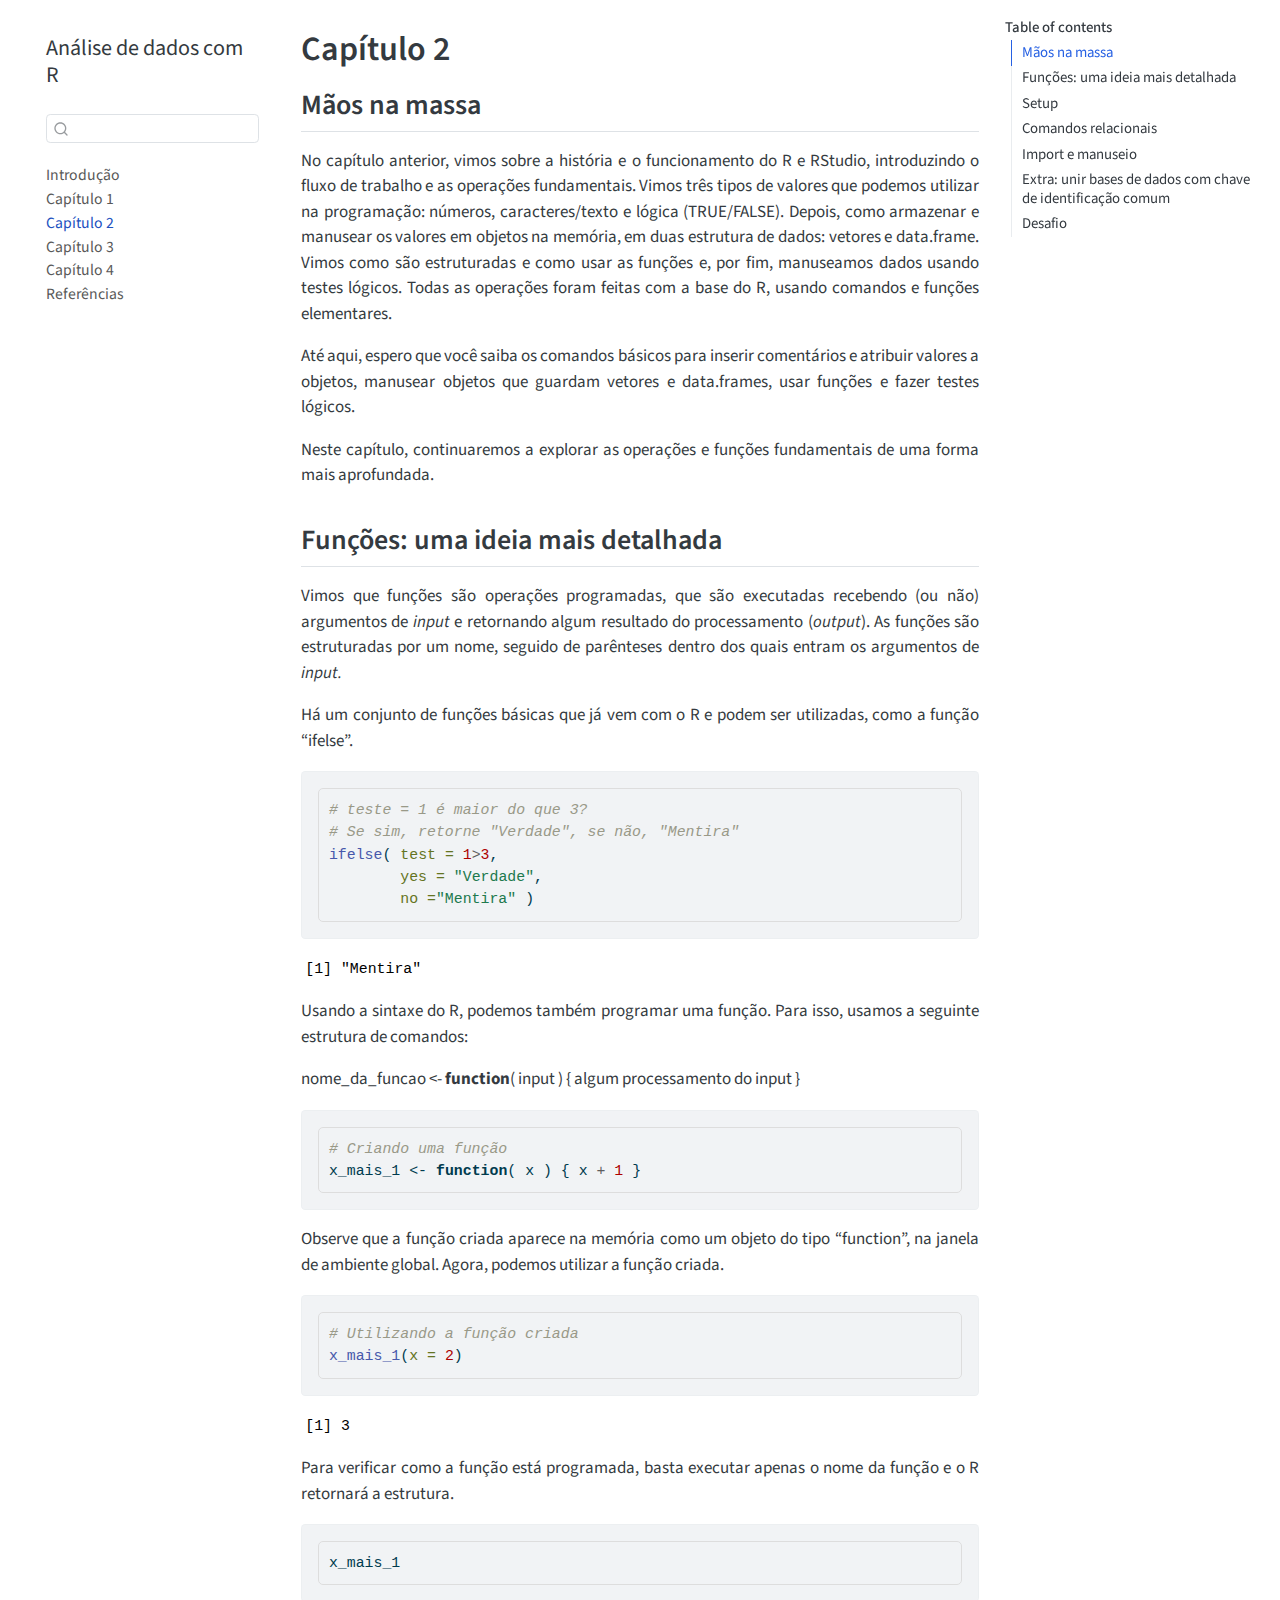
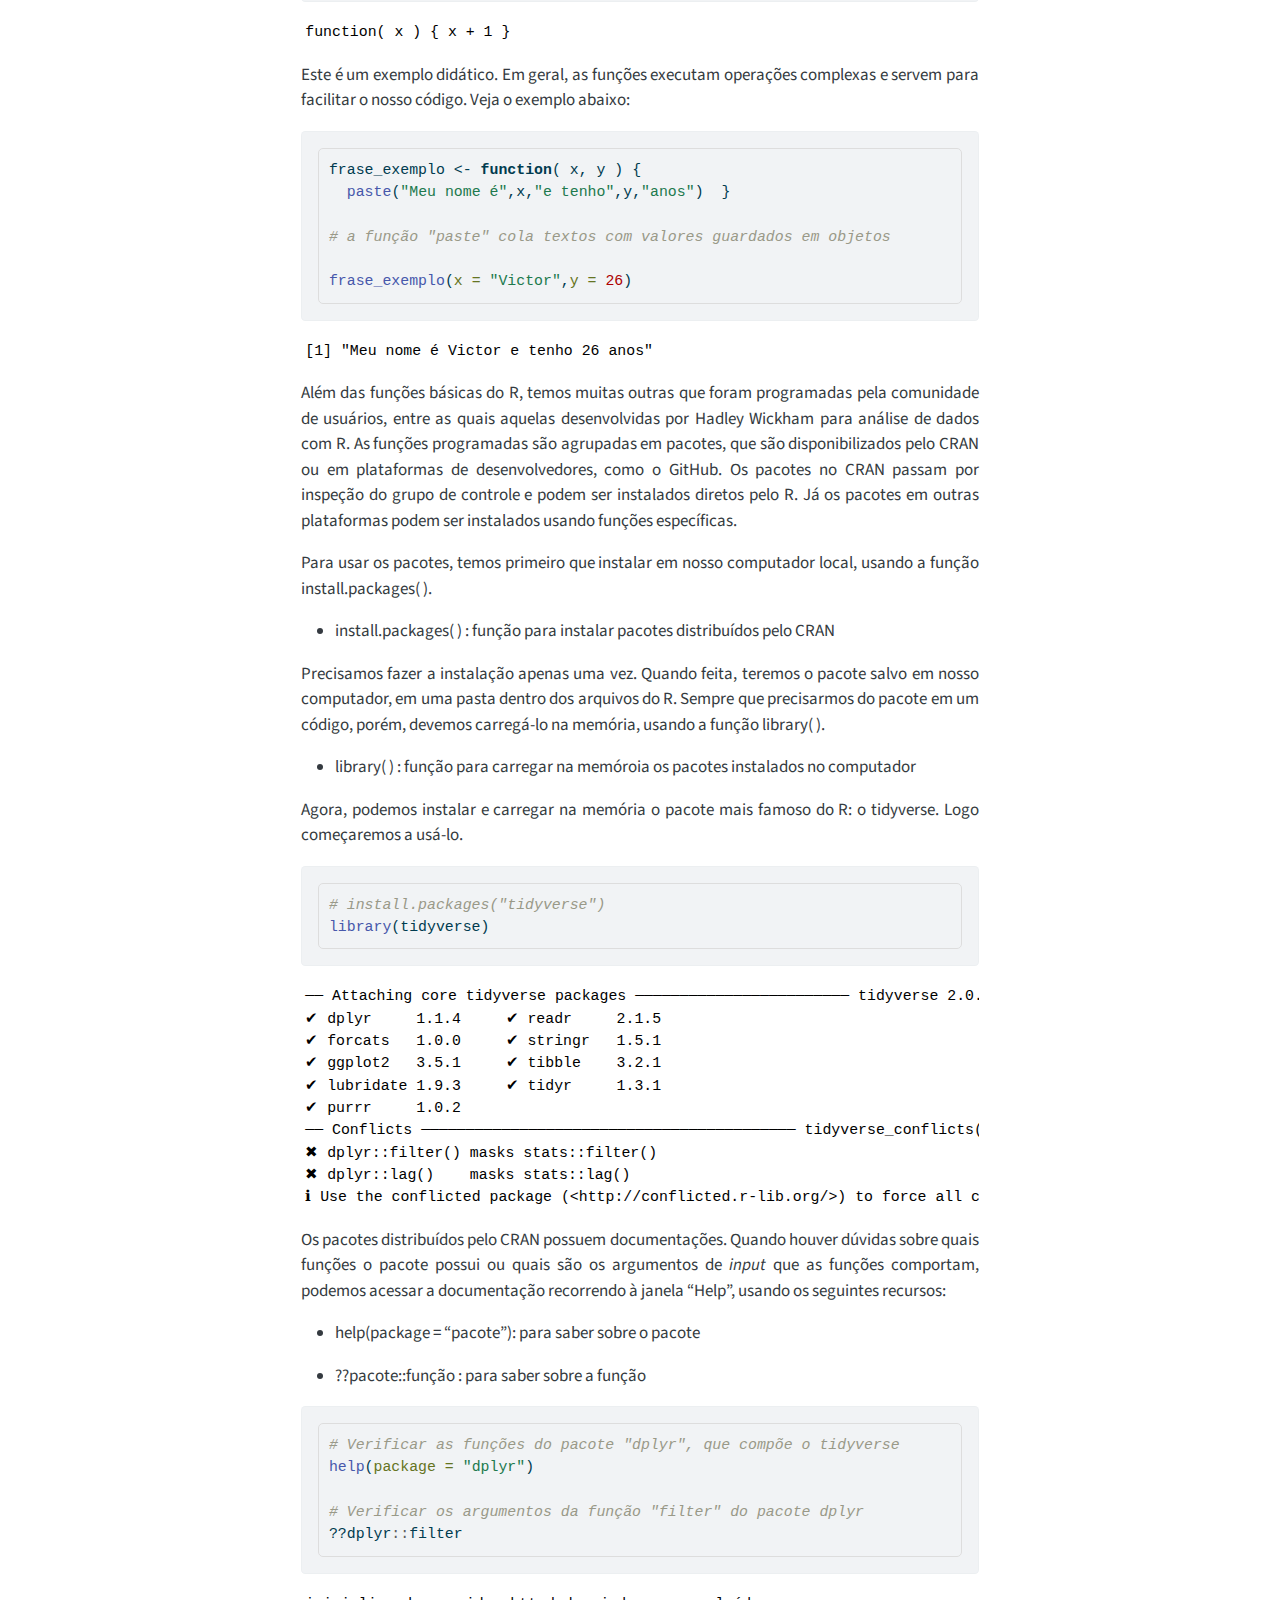
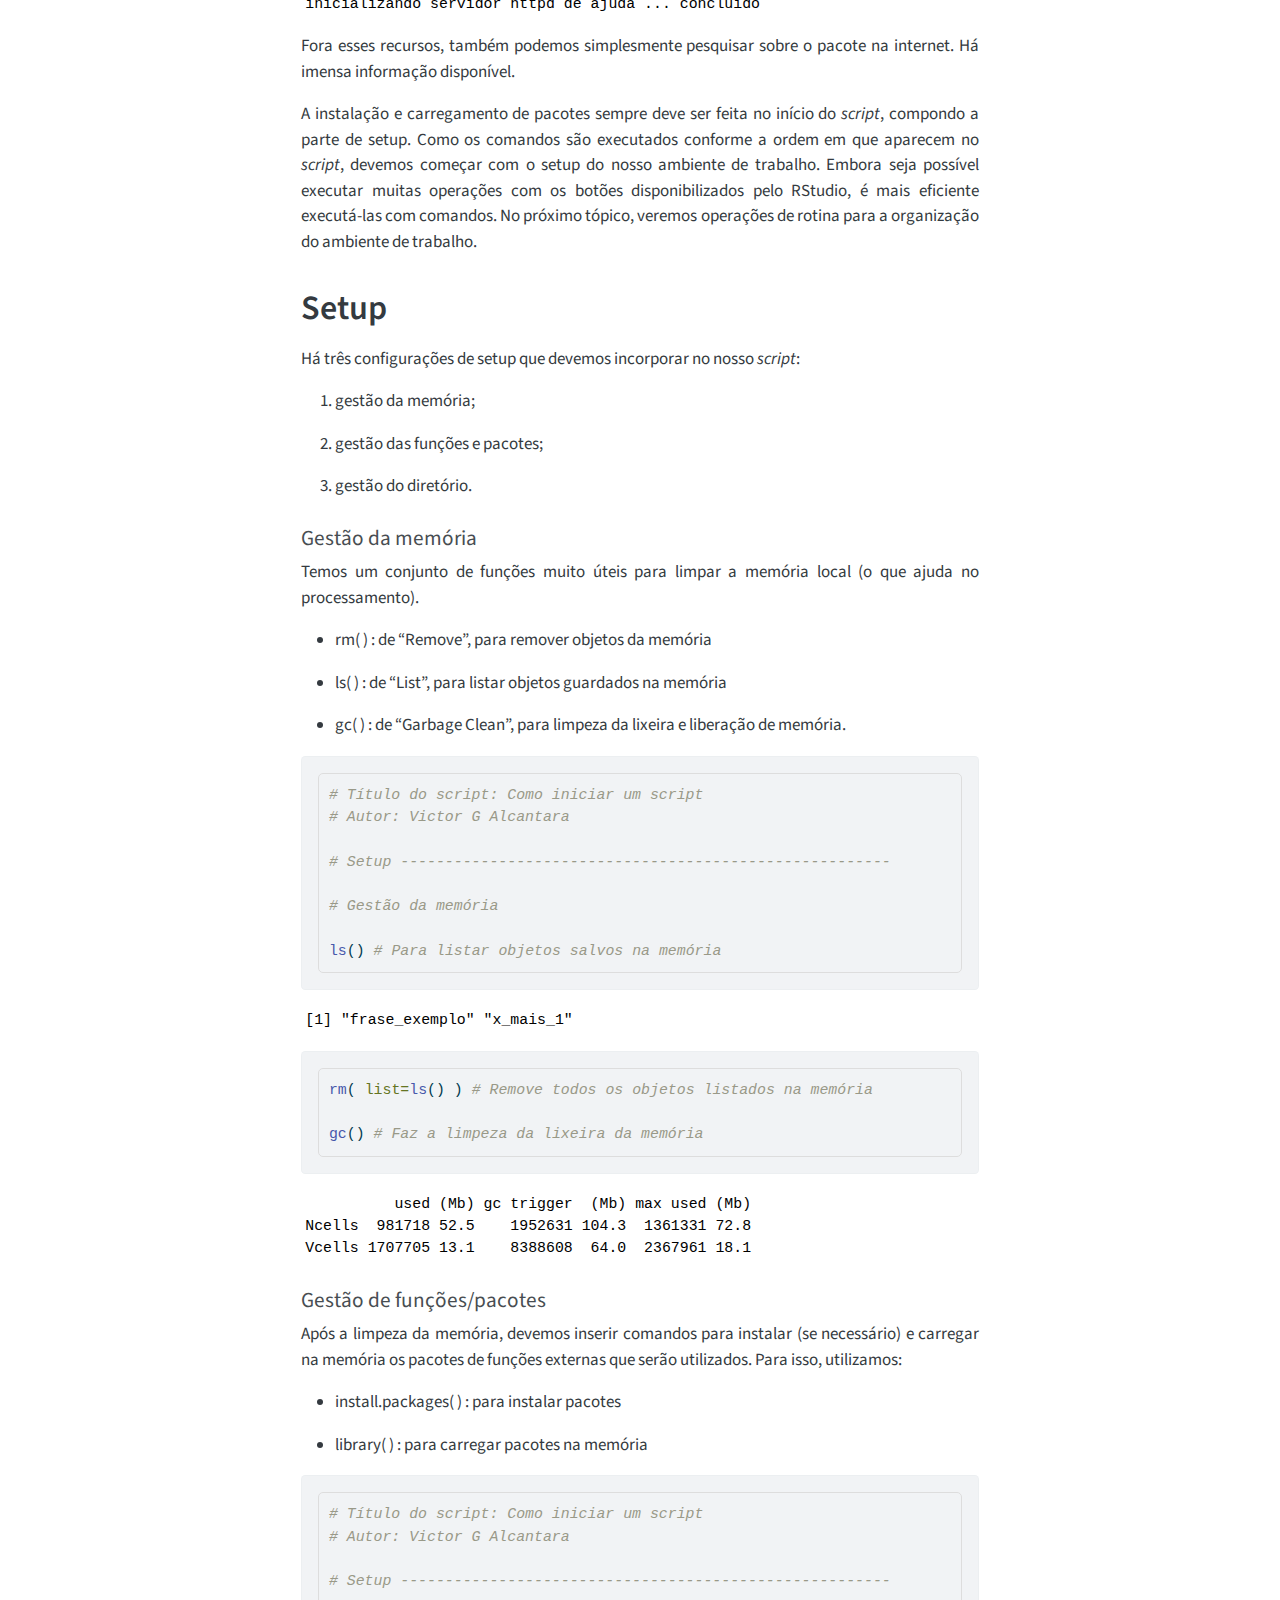
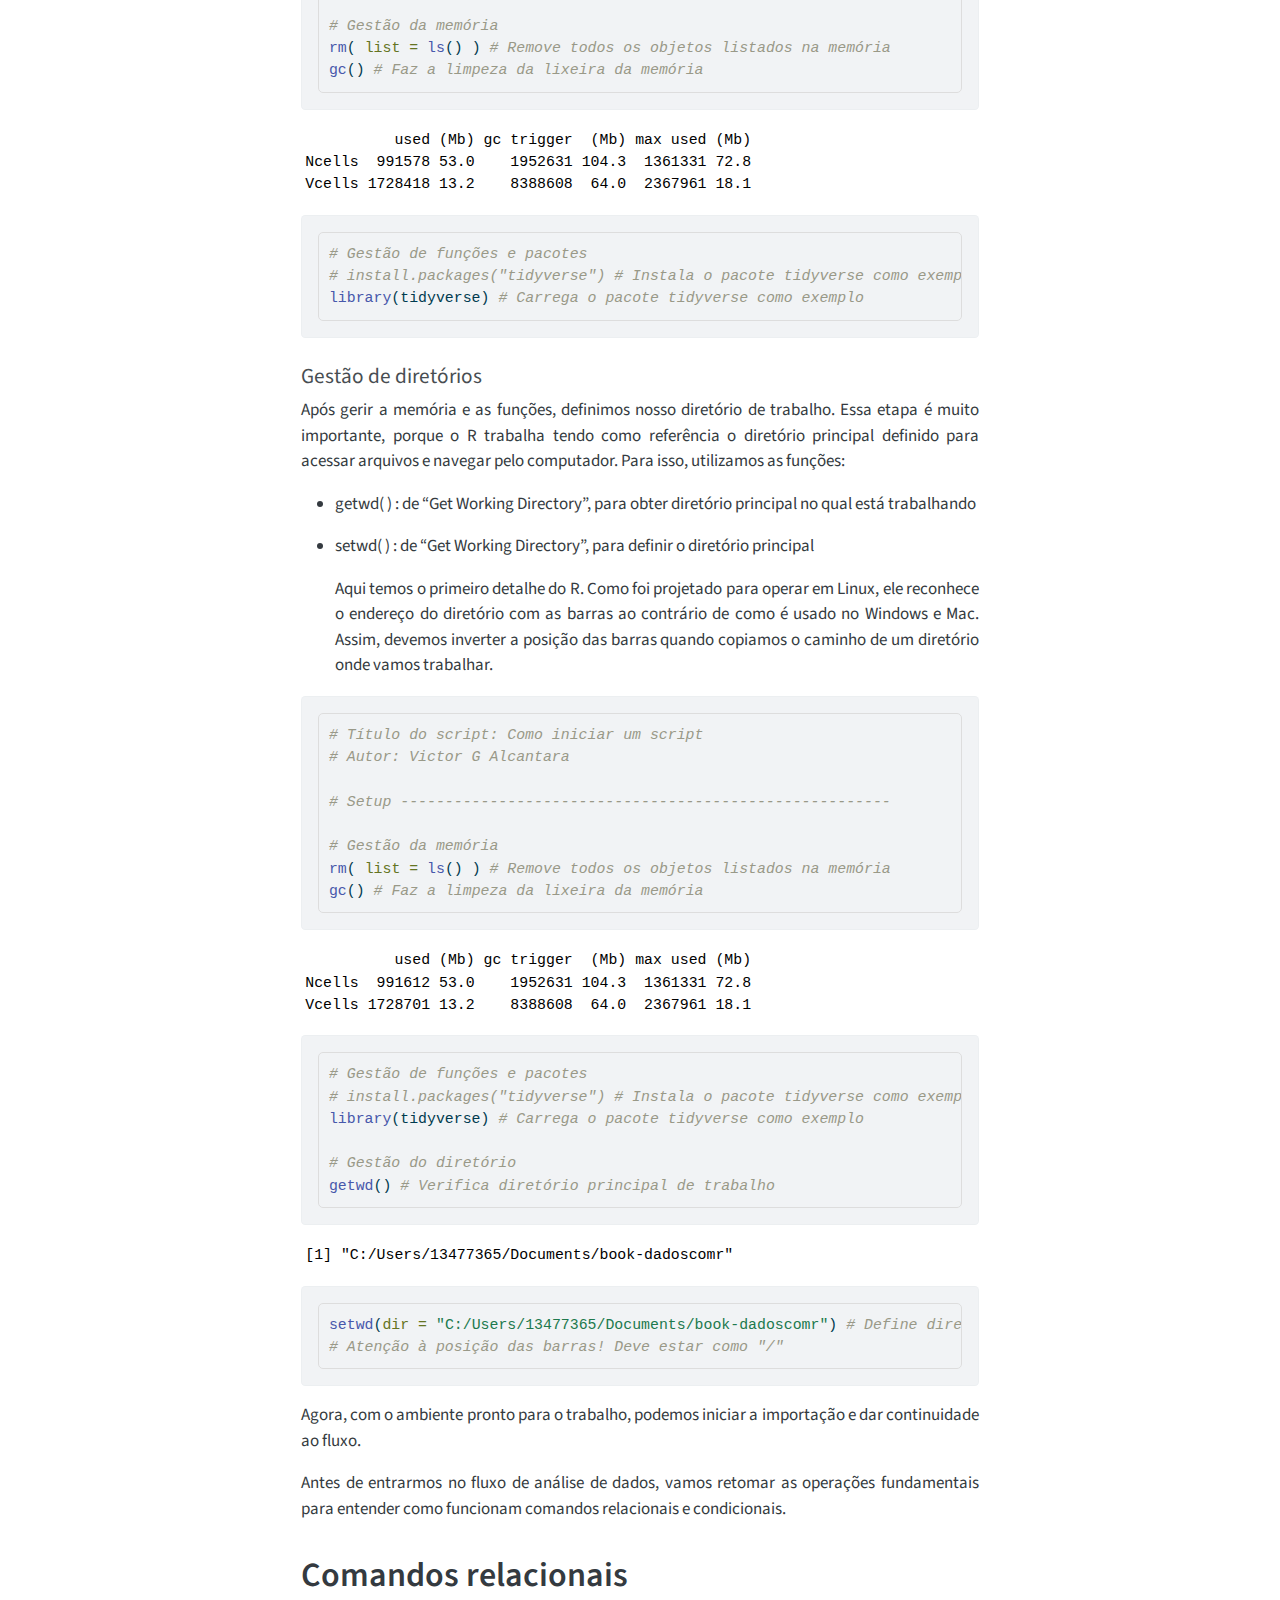
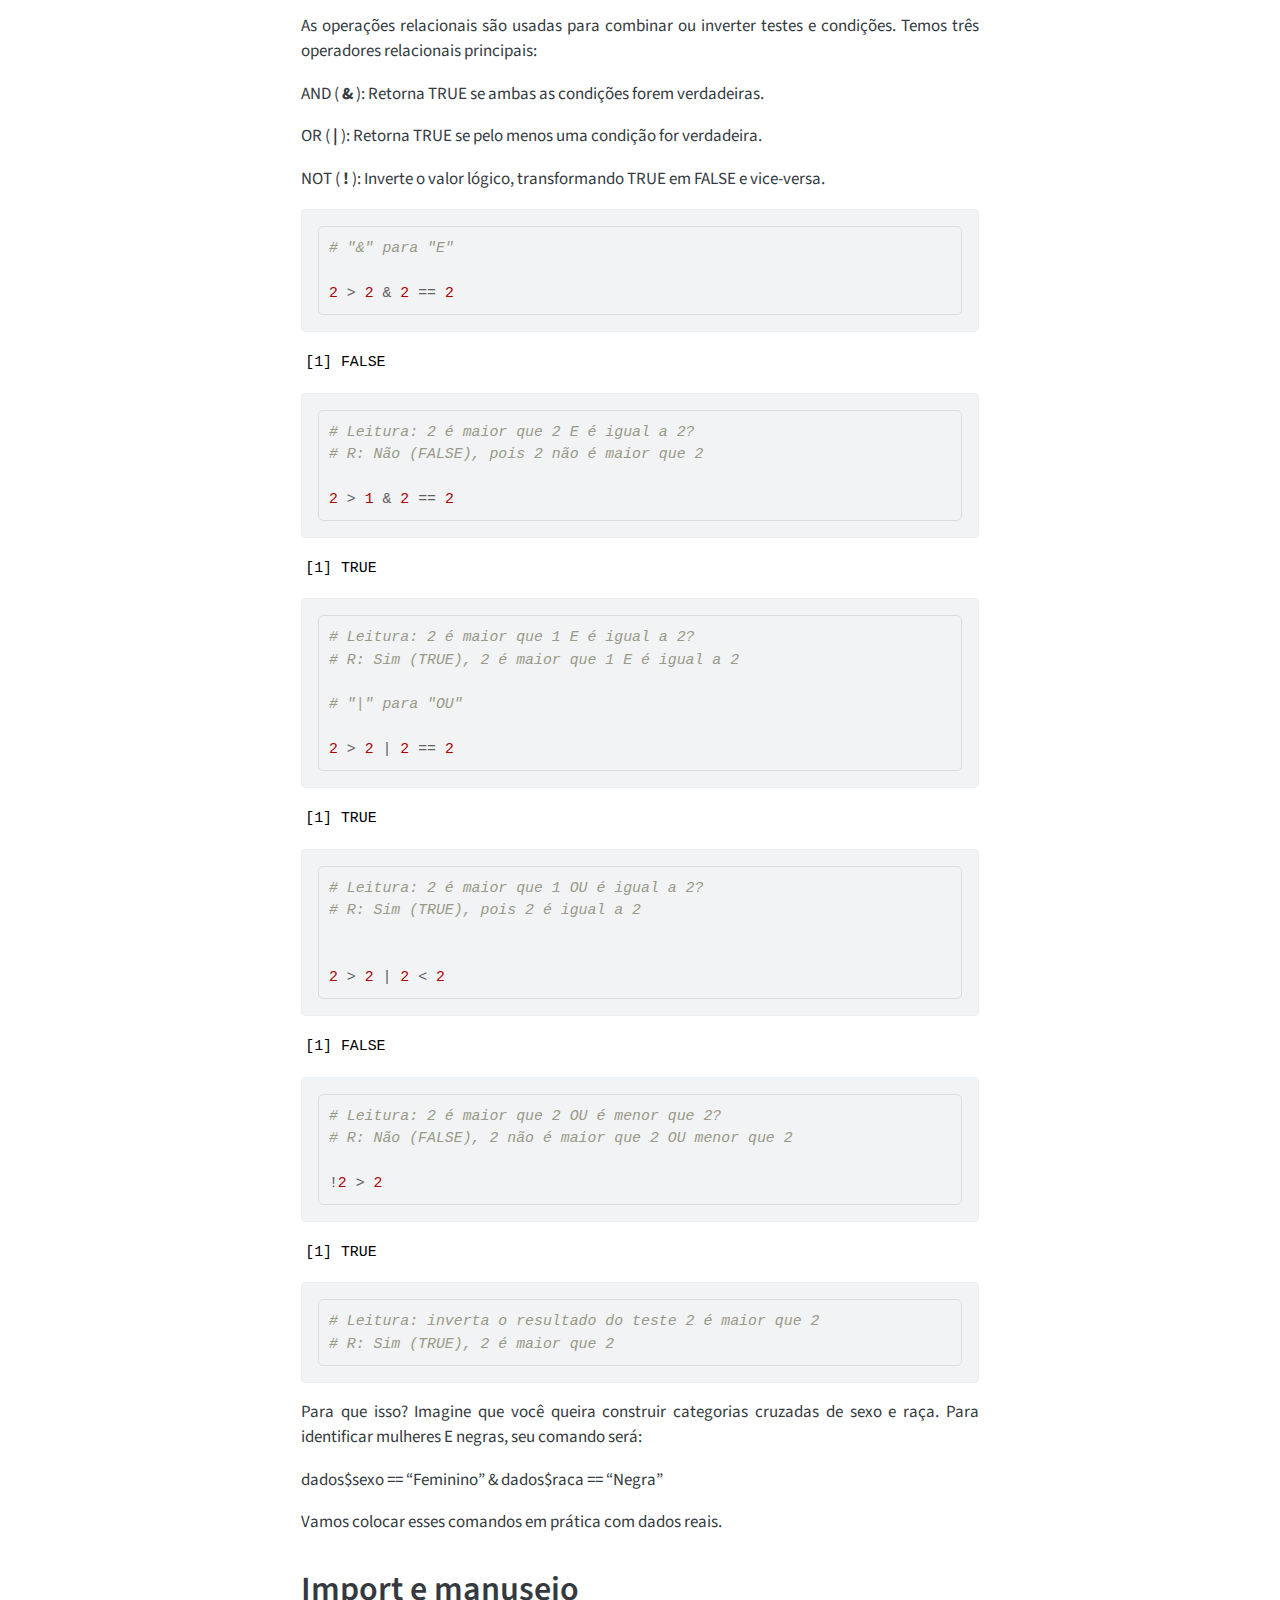
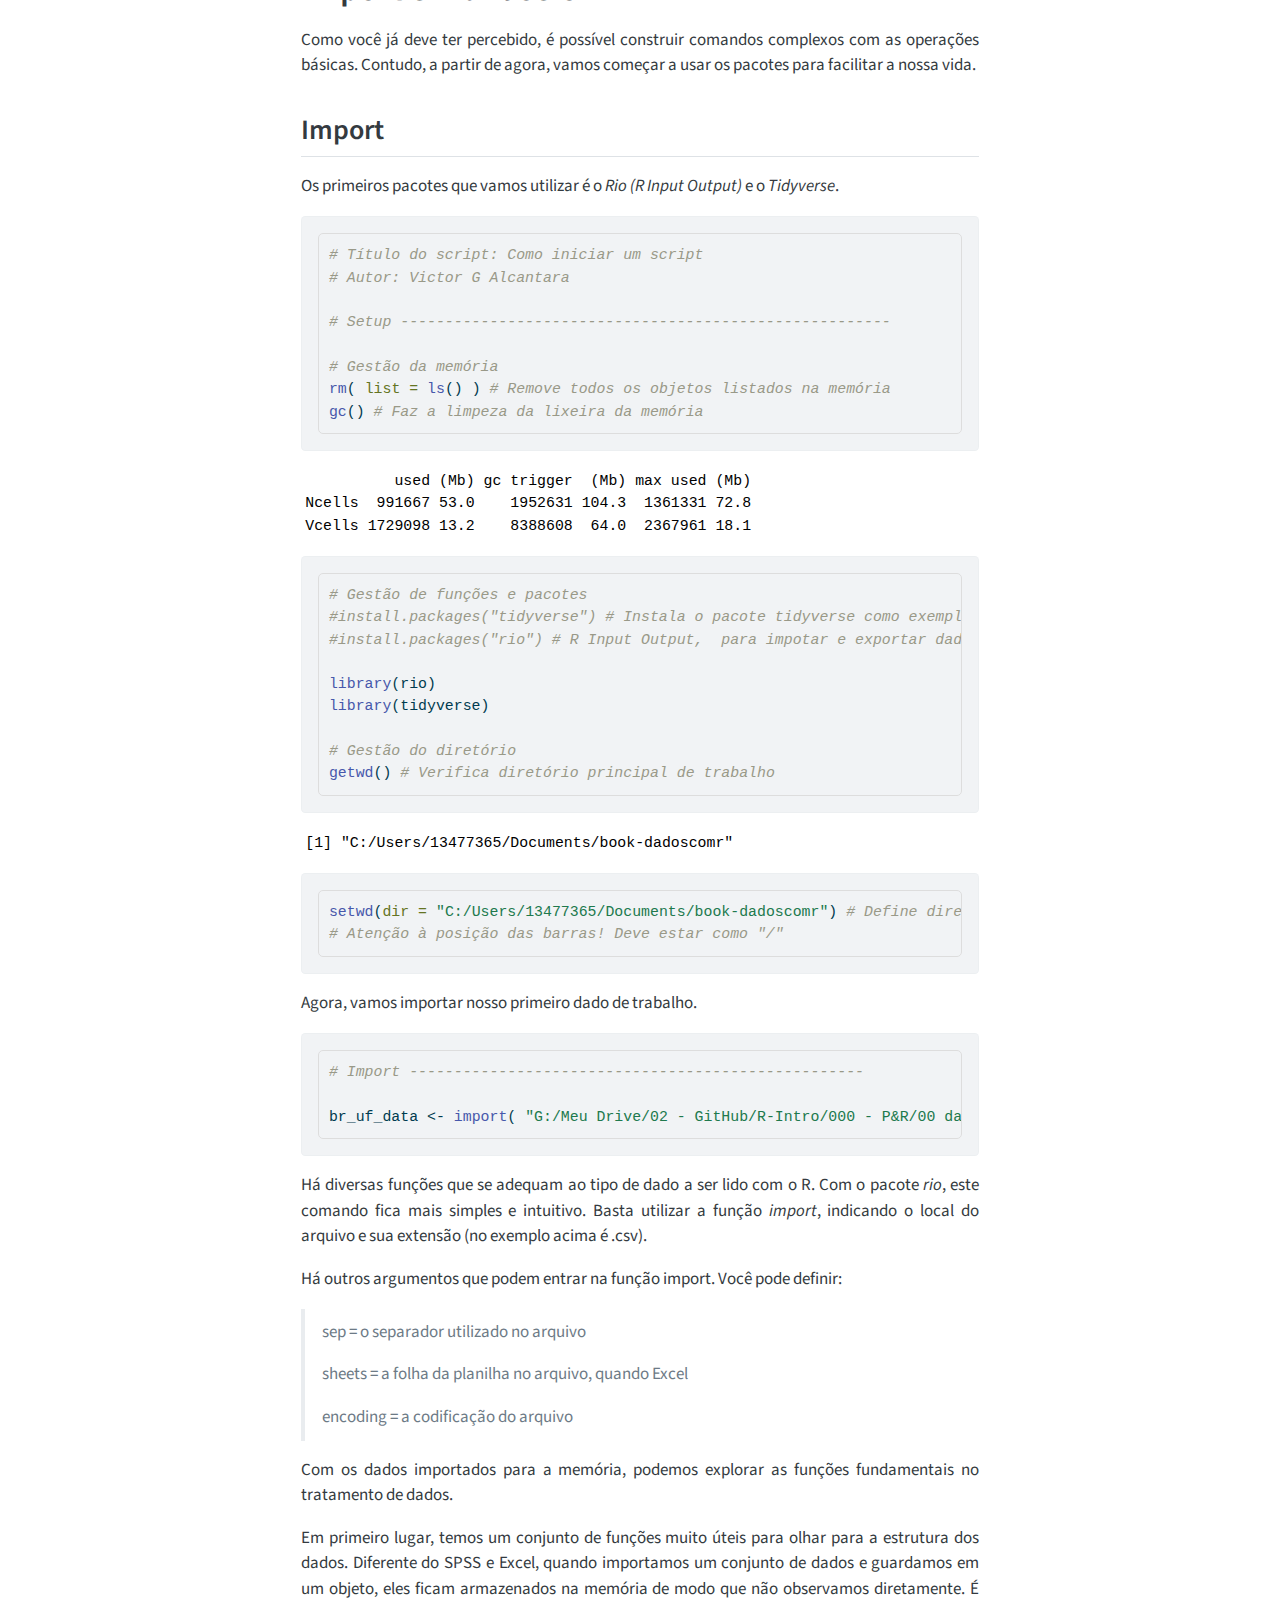
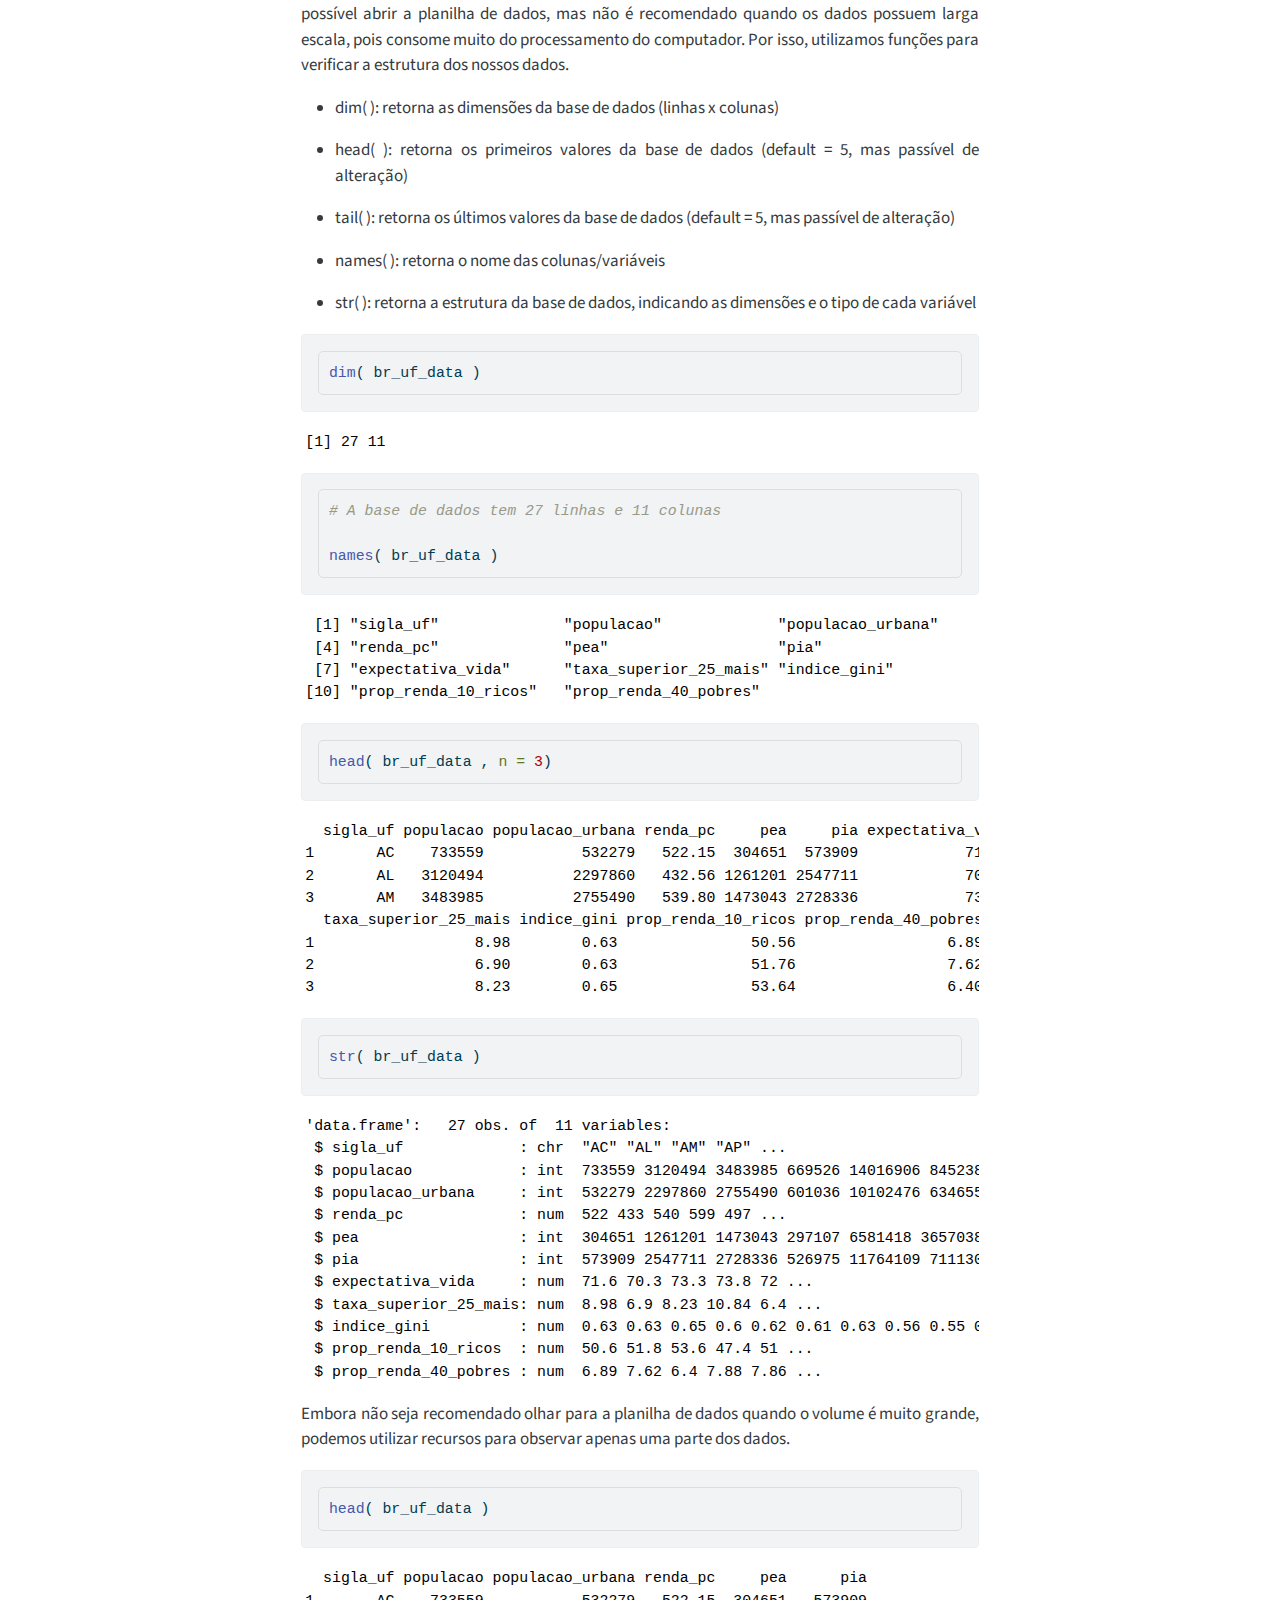
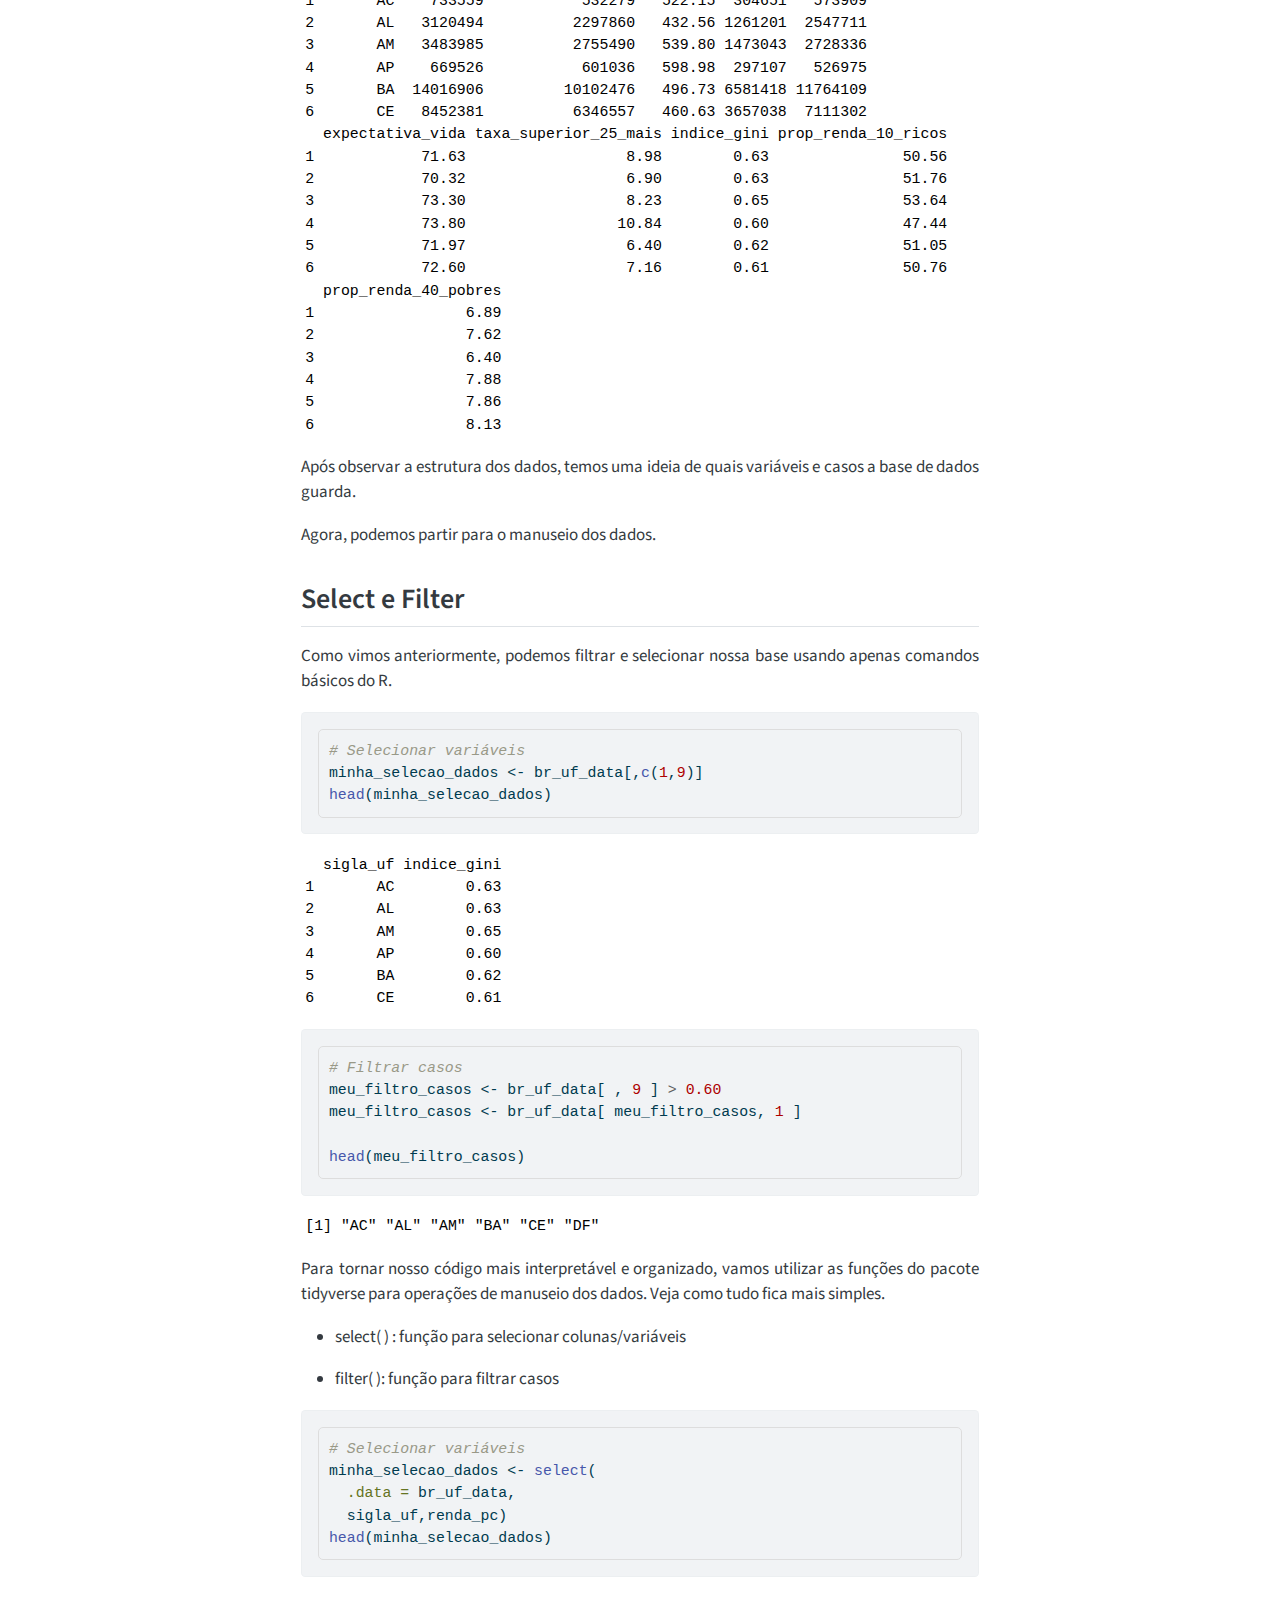
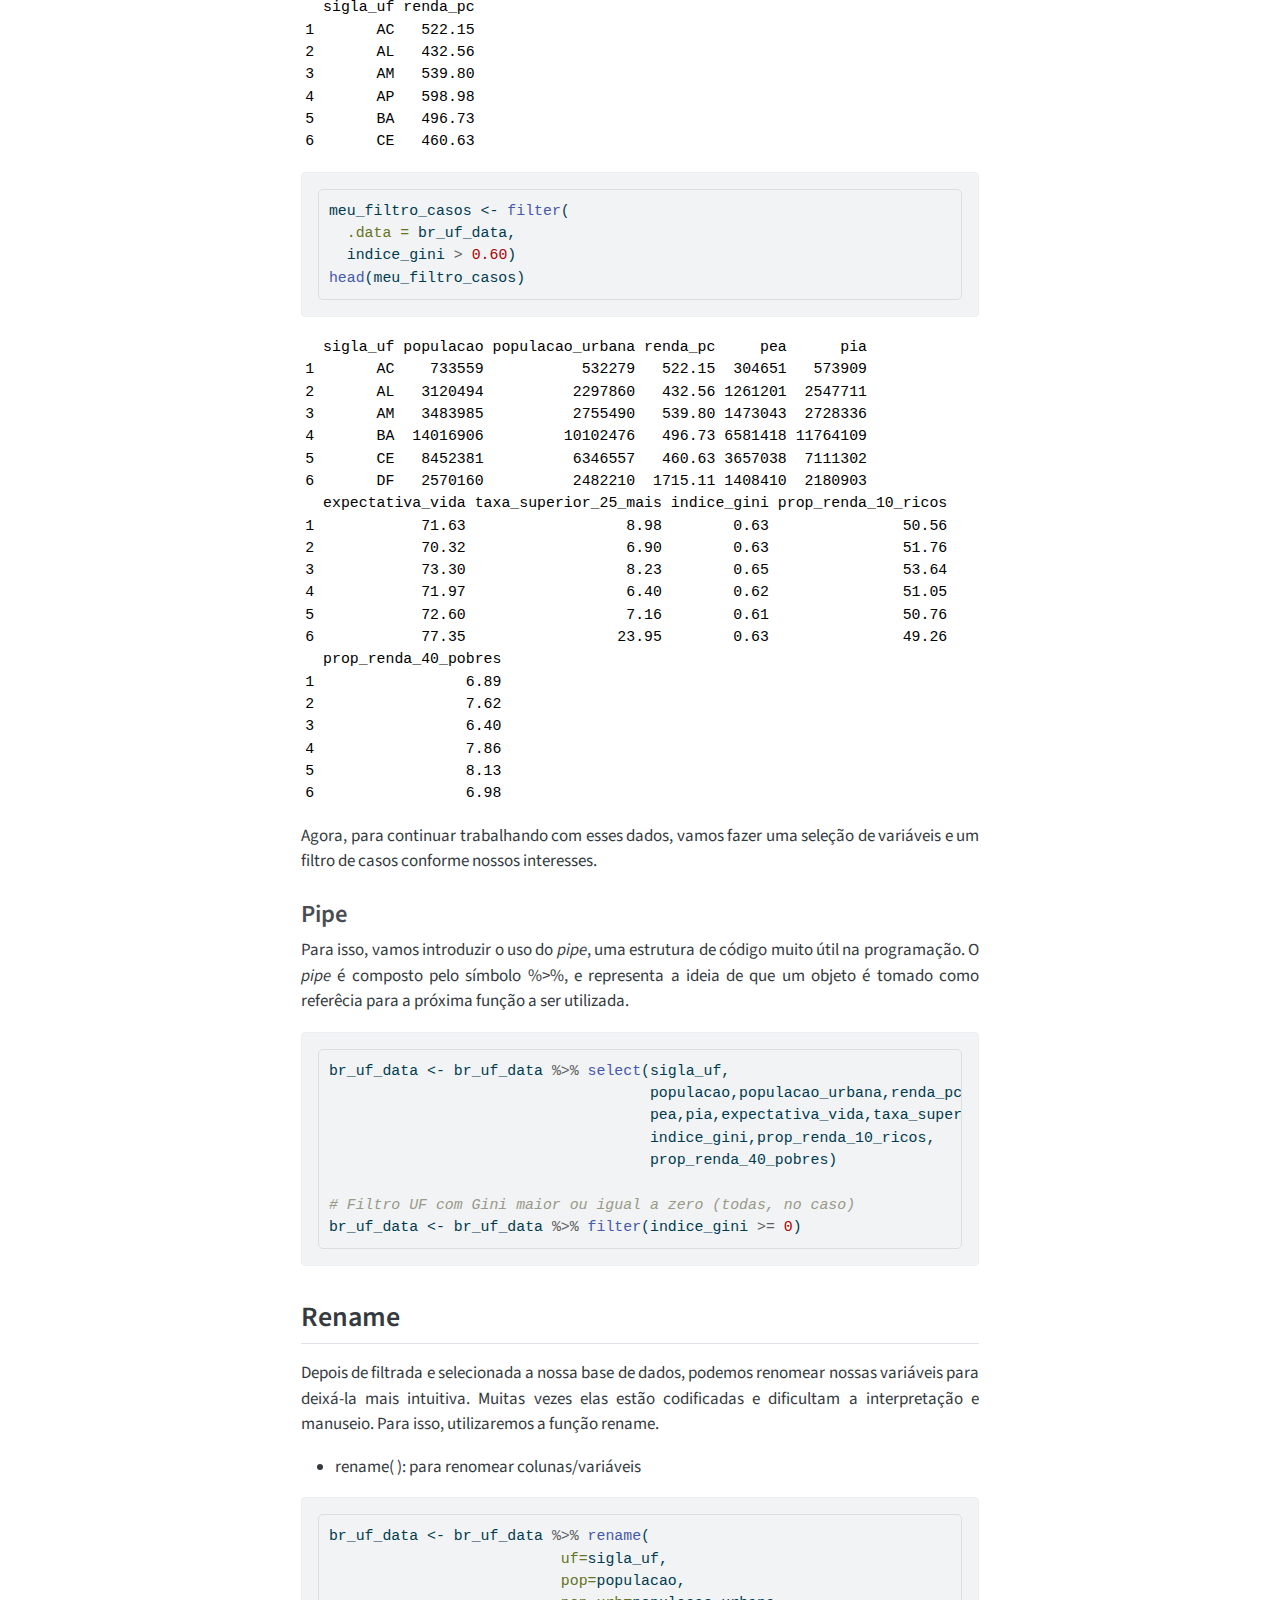
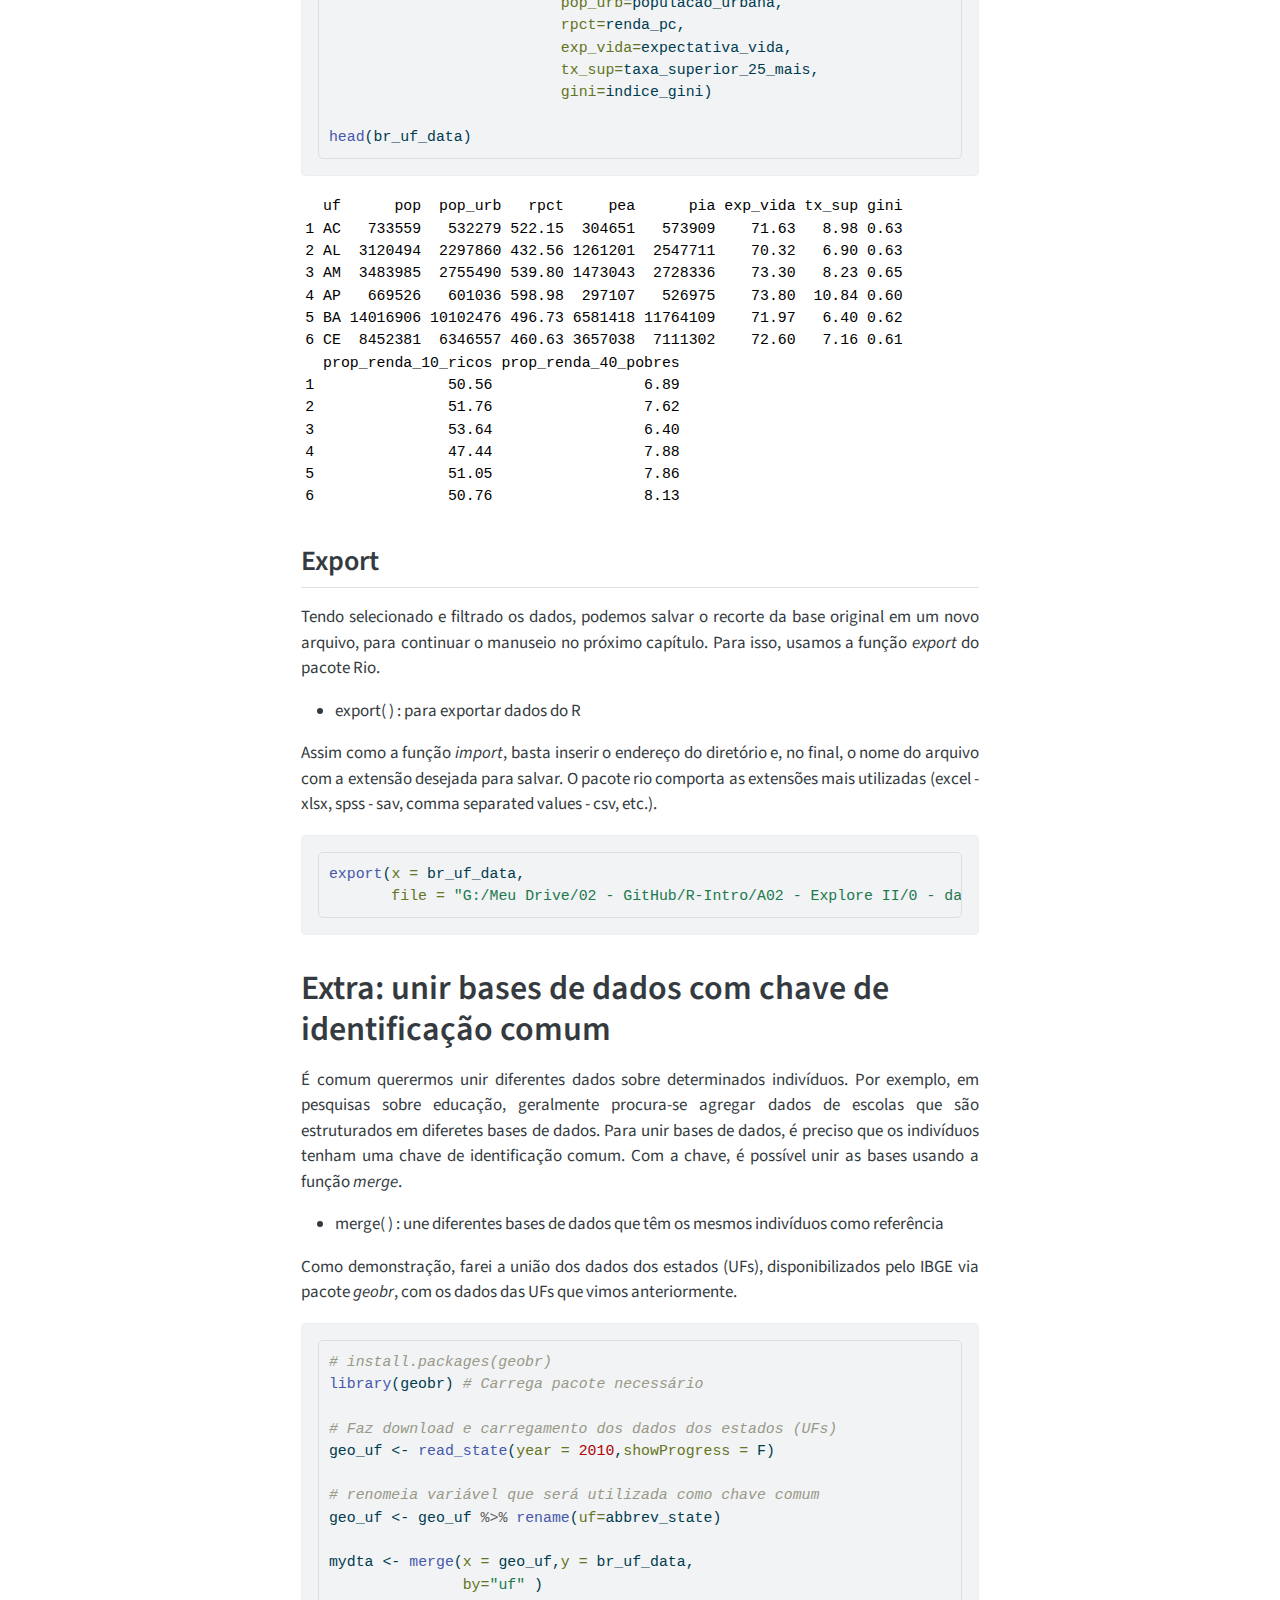
<file: docs/class02.html>
<!DOCTYPE html>
<html xmlns="http://www.w3.org/1999/xhtml" lang="en" xml:lang="en"><head>

<meta charset="utf-8">
<meta name="generator" content="quarto-1.5.57">

<meta name="viewport" content="width=device-width, initial-scale=1.0, user-scalable=yes">


<title>Capítulo 2 – Análise de dados com R</title>
<style>
code{white-space: pre-wrap;}
span.smallcaps{font-variant: small-caps;}
div.columns{display: flex; gap: min(4vw, 1.5em);}
div.column{flex: auto; overflow-x: auto;}
div.hanging-indent{margin-left: 1.5em; text-indent: -1.5em;}
ul.task-list{list-style: none;}
ul.task-list li input[type="checkbox"] {
  width: 0.8em;
  margin: 0 0.8em 0.2em -1em; /* quarto-specific, see https://github.com/quarto-dev/quarto-cli/issues/4556 */ 
  vertical-align: middle;
}
/* CSS for syntax highlighting */
pre > code.sourceCode { white-space: pre; position: relative; }
pre > code.sourceCode > span { line-height: 1.25; }
pre > code.sourceCode > span:empty { height: 1.2em; }
.sourceCode { overflow: visible; }
code.sourceCode > span { color: inherit; text-decoration: inherit; }
div.sourceCode { margin: 1em 0; }
pre.sourceCode { margin: 0; }
@media screen {
div.sourceCode { overflow: auto; }
}
@media print {
pre > code.sourceCode { white-space: pre-wrap; }
pre > code.sourceCode > span { display: inline-block; text-indent: -5em; padding-left: 5em; }
}
pre.numberSource code
  { counter-reset: source-line 0; }
pre.numberSource code > span
  { position: relative; left: -4em; counter-increment: source-line; }
pre.numberSource code > span > a:first-child::before
  { content: counter(source-line);
    position: relative; left: -1em; text-align: right; vertical-align: baseline;
    border: none; display: inline-block;
    -webkit-touch-callout: none; -webkit-user-select: none;
    -khtml-user-select: none; -moz-user-select: none;
    -ms-user-select: none; user-select: none;
    padding: 0 4px; width: 4em;
  }
pre.numberSource { margin-left: 3em;  padding-left: 4px; }
div.sourceCode
  {   }
@media screen {
pre > code.sourceCode > span > a:first-child::before { text-decoration: underline; }
}
</style>


<script src="site_libs/quarto-nav/quarto-nav.js"></script>
<script src="site_libs/quarto-nav/headroom.min.js"></script>
<script src="site_libs/clipboard/clipboard.min.js"></script>
<script src="site_libs/quarto-search/autocomplete.umd.js"></script>
<script src="site_libs/quarto-search/fuse.min.js"></script>
<script src="site_libs/quarto-search/quarto-search.js"></script>
<meta name="quarto:offset" content="./">
<link href="./class03.html" rel="next">
<link href="./class01.html" rel="prev">
<script src="site_libs/quarto-html/quarto.js"></script>
<script src="site_libs/quarto-html/popper.min.js"></script>
<script src="site_libs/quarto-html/tippy.umd.min.js"></script>
<script src="site_libs/quarto-html/anchor.min.js"></script>
<link href="site_libs/quarto-html/tippy.css" rel="stylesheet">
<link href="site_libs/quarto-html/quarto-syntax-highlighting.css" rel="stylesheet" id="quarto-text-highlighting-styles">
<script src="site_libs/bootstrap/bootstrap.min.js"></script>
<link href="site_libs/bootstrap/bootstrap-icons.css" rel="stylesheet">
<link href="site_libs/bootstrap/bootstrap.min.css" rel="stylesheet" id="quarto-bootstrap" data-mode="light">
<script id="quarto-search-options" type="application/json">{
  "location": "sidebar",
  "copy-button": false,
  "collapse-after": 3,
  "panel-placement": "start",
  "type": "textbox",
  "limit": 50,
  "keyboard-shortcut": [
    "f",
    "/",
    "s"
  ],
  "show-item-context": false,
  "language": {
    "search-no-results-text": "No results",
    "search-matching-documents-text": "matching documents",
    "search-copy-link-title": "Copy link to search",
    "search-hide-matches-text": "Hide additional matches",
    "search-more-match-text": "more match in this document",
    "search-more-matches-text": "more matches in this document",
    "search-clear-button-title": "Clear",
    "search-text-placeholder": "",
    "search-detached-cancel-button-title": "Cancel",
    "search-submit-button-title": "Submit",
    "search-label": "Search"
  }
}</script>


<link rel="stylesheet" href="style.css">
</head>

<body class="nav-sidebar floating">

<div id="quarto-search-results"></div>
  <header id="quarto-header" class="headroom fixed-top">
  <nav class="quarto-secondary-nav">
    <div class="container-fluid d-flex">
      <button type="button" class="quarto-btn-toggle btn" data-bs-toggle="collapse" role="button" data-bs-target=".quarto-sidebar-collapse-item" aria-controls="quarto-sidebar" aria-expanded="false" aria-label="Toggle sidebar navigation" onclick="if (window.quartoToggleHeadroom) { window.quartoToggleHeadroom(); }">
        <i class="bi bi-layout-text-sidebar-reverse"></i>
      </button>
        <nav class="quarto-page-breadcrumbs" aria-label="breadcrumb"><ol class="breadcrumb"><li class="breadcrumb-item"><a href="./class02.html">Capítulo 2</a></li></ol></nav>
        <a class="flex-grow-1" role="navigation" data-bs-toggle="collapse" data-bs-target=".quarto-sidebar-collapse-item" aria-controls="quarto-sidebar" aria-expanded="false" aria-label="Toggle sidebar navigation" onclick="if (window.quartoToggleHeadroom) { window.quartoToggleHeadroom(); }">      
        </a>
      <button type="button" class="btn quarto-search-button" aria-label="Search" onclick="window.quartoOpenSearch();">
        <i class="bi bi-search"></i>
      </button>
    </div>
  </nav>
</header>
<!-- content -->
<div id="quarto-content" class="quarto-container page-columns page-rows-contents page-layout-article">
<!-- sidebar -->
  <nav id="quarto-sidebar" class="sidebar collapse collapse-horizontal quarto-sidebar-collapse-item sidebar-navigation floating overflow-auto">
    <div class="pt-lg-2 mt-2 text-left sidebar-header">
    <div class="sidebar-title mb-0 py-0">
      <a href="./">Análise de dados com R</a> 
    </div>
      </div>
        <div class="mt-2 flex-shrink-0 align-items-center">
        <div class="sidebar-search">
        <div id="quarto-search" class="" title="Search"></div>
        </div>
        </div>
    <div class="sidebar-menu-container"> 
    <ul class="list-unstyled mt-1">
        <li class="sidebar-item">
  <div class="sidebar-item-container"> 
  <a href="./index.html" class="sidebar-item-text sidebar-link">
 <span class="menu-text">Introdução</span></a>
  </div>
</li>
        <li class="sidebar-item">
  <div class="sidebar-item-container"> 
  <a href="./class01.html" class="sidebar-item-text sidebar-link">
 <span class="menu-text">Capítulo 1</span></a>
  </div>
</li>
        <li class="sidebar-item">
  <div class="sidebar-item-container"> 
  <a href="./class02.html" class="sidebar-item-text sidebar-link active">
 <span class="menu-text">Capítulo 2</span></a>
  </div>
</li>
        <li class="sidebar-item">
  <div class="sidebar-item-container"> 
  <a href="./class03.html" class="sidebar-item-text sidebar-link">
 <span class="menu-text">Capítulo 3</span></a>
  </div>
</li>
        <li class="sidebar-item">
  <div class="sidebar-item-container"> 
  <a href="./class04.html" class="sidebar-item-text sidebar-link">
 <span class="menu-text">Capítulo 4</span></a>
  </div>
</li>
        <li class="sidebar-item">
  <div class="sidebar-item-container"> 
  <a href="./references.html" class="sidebar-item-text sidebar-link">
 <span class="menu-text">Referências</span></a>
  </div>
</li>
    </ul>
    </div>
</nav>
<div id="quarto-sidebar-glass" class="quarto-sidebar-collapse-item" data-bs-toggle="collapse" data-bs-target=".quarto-sidebar-collapse-item"></div>
<!-- margin-sidebar -->
    <div id="quarto-margin-sidebar" class="sidebar margin-sidebar">
        <nav id="TOC" role="doc-toc" class="toc-active">
    <h2 id="toc-title">Table of contents</h2>
   
  <ul>
  <li><a href="#mãos-na-massa" id="toc-mãos-na-massa" class="nav-link active" data-scroll-target="#mãos-na-massa">Mãos na massa</a></li>
  <li><a href="#funções-uma-ideia-mais-detalhada" id="toc-funções-uma-ideia-mais-detalhada" class="nav-link" data-scroll-target="#funções-uma-ideia-mais-detalhada">Funções: uma ideia mais detalhada</a></li>
  <li><a href="#setup" id="toc-setup" class="nav-link" data-scroll-target="#setup">Setup</a></li>
  <li><a href="#comandos-relacionais" id="toc-comandos-relacionais" class="nav-link" data-scroll-target="#comandos-relacionais">Comandos relacionais</a></li>
  <li><a href="#import-e-manuseio" id="toc-import-e-manuseio" class="nav-link" data-scroll-target="#import-e-manuseio">Import e manuseio</a>
  <ul class="collapse">
  <li><a href="#import" id="toc-import" class="nav-link" data-scroll-target="#import">Import</a></li>
  <li><a href="#select-e-filter" id="toc-select-e-filter" class="nav-link" data-scroll-target="#select-e-filter">Select e Filter</a>
  <ul class="collapse">
  <li><a href="#pipe" id="toc-pipe" class="nav-link" data-scroll-target="#pipe">Pipe</a></li>
  </ul></li>
  <li><a href="#rename" id="toc-rename" class="nav-link" data-scroll-target="#rename">Rename</a></li>
  <li><a href="#export" id="toc-export" class="nav-link" data-scroll-target="#export">Export</a></li>
  </ul></li>
  <li><a href="#extra-unir-bases-de-dados-com-chave-de-identificação-comum" id="toc-extra-unir-bases-de-dados-com-chave-de-identificação-comum" class="nav-link" data-scroll-target="#extra-unir-bases-de-dados-com-chave-de-identificação-comum">Extra: unir bases de dados com chave de identificação comum</a></li>
  <li><a href="#desafio" id="toc-desafio" class="nav-link" data-scroll-target="#desafio">Desafio</a></li>
  </ul>
</nav>
    </div>
<!-- main -->
<main class="content" id="quarto-document-content">

<header id="title-block-header" class="quarto-title-block default">
<div class="quarto-title">
<h1 class="title">Capítulo 2</h1>
</div>



<div class="quarto-title-meta">

    
  
    
  </div>
  


</header>


<section id="mãos-na-massa" class="level2">
<h2 class="anchored" data-anchor-id="mãos-na-massa">Mãos na massa</h2>
<p>No capítulo anterior, vimos sobre a história e o funcionamento do R e RStudio, introduzindo o fluxo de trabalho e as operações fundamentais. Vimos três tipos de valores que podemos utilizar na programação: números, caracteres/texto e lógica (TRUE/FALSE). Depois, como armazenar e manusear os valores em objetos na memória, em duas estrutura de dados: vetores e data.frame. Vimos como são estruturadas e como usar as funções e, por fim, manuseamos dados usando testes lógicos. Todas as operações foram feitas com a base do R, usando comandos e funções elementares.</p>
<p>Até aqui, espero que você saiba os comandos básicos para inserir comentários e atribuir valores a objetos, manusear objetos que guardam vetores e data.frames, usar funções e fazer testes lógicos.</p>
<p>Neste capítulo, continuaremos a explorar as operações e funções fundamentais de uma forma mais aprofundada.</p>
</section>
<section id="funções-uma-ideia-mais-detalhada" class="level2">
<h2 class="anchored" data-anchor-id="funções-uma-ideia-mais-detalhada">Funções: uma ideia mais detalhada</h2>
<p>Vimos que funções são operações programadas, que são executadas recebendo (ou não) argumentos de <em>input</em> e retornando algum resultado do processamento (<em>output</em>). As funções são estruturadas por um nome, seguido de parênteses dentro dos quais entram os argumentos de <em>input.</em></p>
<p>Há um conjunto de funções básicas que já vem com o R e podem ser utilizadas, como a função “ifelse”.</p>
<div class="cell">
<div class="sourceCode cell-code" id="cb1"><pre class="sourceCode r code-with-copy"><code class="sourceCode r"><span id="cb1-1"><a href="#cb1-1" aria-hidden="true" tabindex="-1"></a><span class="co"># teste = 1 é maior do que 3? </span></span>
<span id="cb1-2"><a href="#cb1-2" aria-hidden="true" tabindex="-1"></a><span class="co"># Se sim, retorne "Verdade", se não, "Mentira" </span></span>
<span id="cb1-3"><a href="#cb1-3" aria-hidden="true" tabindex="-1"></a><span class="fu">ifelse</span>( <span class="at">test =</span> <span class="dv">1</span><span class="sc">&gt;</span><span class="dv">3</span>, </span>
<span id="cb1-4"><a href="#cb1-4" aria-hidden="true" tabindex="-1"></a>        <span class="at">yes =</span> <span class="st">"Verdade"</span>, </span>
<span id="cb1-5"><a href="#cb1-5" aria-hidden="true" tabindex="-1"></a>        <span class="at">no =</span><span class="st">"Mentira"</span> ) </span></code><button title="Copy to Clipboard" class="code-copy-button"><i class="bi"></i></button></pre></div>
<div class="cell-output cell-output-stdout">
<pre><code>[1] "Mentira"</code></pre>
</div>
</div>
<p>Usando a sintaxe do R, podemos também programar uma função. Para isso, usamos a seguinte estrutura de comandos:</p>
<p>nome_da_funcao &lt;- <strong>function</strong>( input ) { algum processamento do input }</p>
<div class="cell">
<div class="sourceCode cell-code" id="cb3"><pre class="sourceCode r code-with-copy"><code class="sourceCode r"><span id="cb3-1"><a href="#cb3-1" aria-hidden="true" tabindex="-1"></a><span class="co"># Criando uma função</span></span>
<span id="cb3-2"><a href="#cb3-2" aria-hidden="true" tabindex="-1"></a>x_mais_1 <span class="ot">&lt;-</span> <span class="cf">function</span>( x ) { x <span class="sc">+</span> <span class="dv">1</span> }</span></code><button title="Copy to Clipboard" class="code-copy-button"><i class="bi"></i></button></pre></div>
</div>
<p>Observe que a função criada aparece na memória como um objeto do tipo “function”, na janela de ambiente global. Agora, podemos utilizar a função criada.</p>
<div class="cell">
<div class="sourceCode cell-code" id="cb4"><pre class="sourceCode r code-with-copy"><code class="sourceCode r"><span id="cb4-1"><a href="#cb4-1" aria-hidden="true" tabindex="-1"></a><span class="co"># Utilizando a função criada</span></span>
<span id="cb4-2"><a href="#cb4-2" aria-hidden="true" tabindex="-1"></a><span class="fu">x_mais_1</span>(<span class="at">x =</span> <span class="dv">2</span>)</span></code><button title="Copy to Clipboard" class="code-copy-button"><i class="bi"></i></button></pre></div>
<div class="cell-output cell-output-stdout">
<pre><code>[1] 3</code></pre>
</div>
</div>
<p>Para verificar como a função está programada, basta executar apenas o nome da função e o R retornará a estrutura.</p>
<div class="cell">
<div class="sourceCode cell-code" id="cb6"><pre class="sourceCode r code-with-copy"><code class="sourceCode r"><span id="cb6-1"><a href="#cb6-1" aria-hidden="true" tabindex="-1"></a>x_mais_1</span></code><button title="Copy to Clipboard" class="code-copy-button"><i class="bi"></i></button></pre></div>
<div class="cell-output cell-output-stdout">
<pre><code>function( x ) { x + 1 }</code></pre>
</div>
</div>
<p>Este é um exemplo didático. Em geral, as funções executam operações complexas e servem para facilitar o nosso código. Veja o exemplo abaixo:</p>
<div class="cell">
<div class="sourceCode cell-code" id="cb8"><pre class="sourceCode r code-with-copy"><code class="sourceCode r"><span id="cb8-1"><a href="#cb8-1" aria-hidden="true" tabindex="-1"></a>frase_exemplo <span class="ot">&lt;-</span> <span class="cf">function</span>( x, y ) { </span>
<span id="cb8-2"><a href="#cb8-2" aria-hidden="true" tabindex="-1"></a>  <span class="fu">paste</span>(<span class="st">"Meu nome é"</span>,x,<span class="st">"e tenho"</span>,y,<span class="st">"anos"</span>)  }</span>
<span id="cb8-3"><a href="#cb8-3" aria-hidden="true" tabindex="-1"></a></span>
<span id="cb8-4"><a href="#cb8-4" aria-hidden="true" tabindex="-1"></a><span class="co"># a função "paste" cola textos com valores guardados em objetos</span></span>
<span id="cb8-5"><a href="#cb8-5" aria-hidden="true" tabindex="-1"></a></span>
<span id="cb8-6"><a href="#cb8-6" aria-hidden="true" tabindex="-1"></a><span class="fu">frase_exemplo</span>(<span class="at">x =</span> <span class="st">"Victor"</span>,<span class="at">y =</span> <span class="dv">26</span>)</span></code><button title="Copy to Clipboard" class="code-copy-button"><i class="bi"></i></button></pre></div>
<div class="cell-output cell-output-stdout">
<pre><code>[1] "Meu nome é Victor e tenho 26 anos"</code></pre>
</div>
</div>
<p>Além das funções básicas do R, temos muitas outras que foram programadas pela comunidade de usuários, entre as quais aquelas desenvolvidas por Hadley Wickham para análise de dados com R. As funções programadas são agrupadas em pacotes, que são disponibilizados pelo CRAN ou em plataformas de desenvolvedores, como o GitHub. Os pacotes no CRAN passam por inspeção do grupo de controle e podem ser instalados diretos pelo R. Já os pacotes em outras plataformas podem ser instalados usando funções específicas.</p>
<p>Para usar os pacotes, temos primeiro que instalar em nosso computador local, usando a função install.packages( ).</p>
<ul>
<li>install.packages( ) : função para instalar pacotes distribuídos pelo CRAN</li>
</ul>
<p>Precisamos fazer a instalação apenas uma vez. Quando feita, teremos o pacote salvo em nosso computador, em uma pasta dentro dos arquivos do R. Sempre que precisarmos do pacote em um código, porém, devemos carregá-lo na memória, usando a função library( ).</p>
<ul>
<li>library( ) : função para carregar na memóroia os pacotes instalados no computador</li>
</ul>
<p>Agora, podemos instalar e carregar na memória o pacote mais famoso do R: o tidyverse. Logo começaremos a usá-lo.</p>
<div class="cell">
<div class="sourceCode cell-code" id="cb10"><pre class="sourceCode r code-with-copy"><code class="sourceCode r"><span id="cb10-1"><a href="#cb10-1" aria-hidden="true" tabindex="-1"></a><span class="co"># install.packages("tidyverse")</span></span>
<span id="cb10-2"><a href="#cb10-2" aria-hidden="true" tabindex="-1"></a><span class="fu">library</span>(tidyverse)</span></code><button title="Copy to Clipboard" class="code-copy-button"><i class="bi"></i></button></pre></div>
<div class="cell-output cell-output-stderr">
<pre><code>── Attaching core tidyverse packages ──────────────────────── tidyverse 2.0.0 ──
✔ dplyr     1.1.4     ✔ readr     2.1.5
✔ forcats   1.0.0     ✔ stringr   1.5.1
✔ ggplot2   3.5.1     ✔ tibble    3.2.1
✔ lubridate 1.9.3     ✔ tidyr     1.3.1
✔ purrr     1.0.2     
── Conflicts ────────────────────────────────────────── tidyverse_conflicts() ──
✖ dplyr::filter() masks stats::filter()
✖ dplyr::lag()    masks stats::lag()
ℹ Use the conflicted package (&lt;http://conflicted.r-lib.org/&gt;) to force all conflicts to become errors</code></pre>
</div>
</div>
<p>Os pacotes distribuídos pelo CRAN possuem documentações. Quando houver dúvidas sobre quais funções o pacote possui ou quais são os argumentos de <em>input</em> que as funções comportam, podemos acessar a documentação recorrendo à janela “Help”, usando os seguintes recursos:</p>
<ul>
<li><p>help(package = “pacote”): para saber sobre o pacote</p></li>
<li><p>??pacote::função : para saber sobre a função</p></li>
</ul>
<div class="cell">
<div class="sourceCode cell-code" id="cb12"><pre class="sourceCode r code-with-copy"><code class="sourceCode r"><span id="cb12-1"><a href="#cb12-1" aria-hidden="true" tabindex="-1"></a><span class="co"># Verificar as funções do pacote "dplyr", que compõe o tidyverse</span></span>
<span id="cb12-2"><a href="#cb12-2" aria-hidden="true" tabindex="-1"></a><span class="fu">help</span>(<span class="at">package =</span> <span class="st">"dplyr"</span>)</span>
<span id="cb12-3"><a href="#cb12-3" aria-hidden="true" tabindex="-1"></a></span>
<span id="cb12-4"><a href="#cb12-4" aria-hidden="true" tabindex="-1"></a><span class="co"># Verificar os argumentos da função "filter" do pacote dplyr</span></span>
<span id="cb12-5"><a href="#cb12-5" aria-hidden="true" tabindex="-1"></a>??dplyr<span class="sc">::</span>filter</span></code><button title="Copy to Clipboard" class="code-copy-button"><i class="bi"></i></button></pre></div>
<div class="cell-output cell-output-stderr">
<pre><code>inicializando servidor httpd de ajuda ... concluído</code></pre>
</div>
</div>
<p>Fora esses recursos, também podemos simplesmente pesquisar sobre o pacote na internet. Há imensa informação disponível.</p>
<p>A instalação e carregamento de pacotes sempre deve ser feita no início do <em>script</em>, compondo a parte de setup. Como os comandos são executados conforme a ordem em que aparecem no <em>script</em>, devemos começar com o setup do nosso ambiente de trabalho. Embora seja possível executar muitas operações com os botões disponibilizados pelo RStudio, é mais eficiente executá-las com comandos. No próximo tópico, veremos operações de rotina para a organização do ambiente de trabalho.</p>
</section>
<section id="setup" class="level1">
<h1>Setup</h1>
<p>Há três configurações de setup que devemos incorporar no nosso <em>script</em>:</p>
<ol type="1">
<li><p>gestão da memória;</p></li>
<li><p>gestão das funções e pacotes;</p></li>
<li><p>gestão do diretório.</p></li>
</ol>
<section id="gestão-da-memória" class="level4">
<h4 class="anchored" data-anchor-id="gestão-da-memória">Gestão da memória</h4>
<p>Temos um conjunto de funções muito úteis para limpar a memória local (o que ajuda no processamento).</p>
<ul>
<li><p>rm( ) : de “Remove”, para remover objetos da memória</p></li>
<li><p>ls( ) : de “List”, para listar objetos guardados na memória</p></li>
<li><p>gc( ) : de “Garbage Clean”, para limpeza da lixeira e liberação de memória.</p></li>
</ul>
<div class="cell">
<div class="sourceCode cell-code" id="cb14"><pre class="sourceCode r code-with-copy"><code class="sourceCode r"><span id="cb14-1"><a href="#cb14-1" aria-hidden="true" tabindex="-1"></a><span class="co"># Título do script: Como iniciar um script</span></span>
<span id="cb14-2"><a href="#cb14-2" aria-hidden="true" tabindex="-1"></a><span class="co"># Autor: Victor G Alcantara</span></span>
<span id="cb14-3"><a href="#cb14-3" aria-hidden="true" tabindex="-1"></a></span>
<span id="cb14-4"><a href="#cb14-4" aria-hidden="true" tabindex="-1"></a><span class="co"># Setup -------------------------------------------------------</span></span>
<span id="cb14-5"><a href="#cb14-5" aria-hidden="true" tabindex="-1"></a></span>
<span id="cb14-6"><a href="#cb14-6" aria-hidden="true" tabindex="-1"></a><span class="co"># Gestão da memória</span></span>
<span id="cb14-7"><a href="#cb14-7" aria-hidden="true" tabindex="-1"></a></span>
<span id="cb14-8"><a href="#cb14-8" aria-hidden="true" tabindex="-1"></a><span class="fu">ls</span>() <span class="co"># Para listar objetos salvos na memória</span></span></code><button title="Copy to Clipboard" class="code-copy-button"><i class="bi"></i></button></pre></div>
<div class="cell-output cell-output-stdout">
<pre><code>[1] "frase_exemplo" "x_mais_1"     </code></pre>
</div>
<div class="sourceCode cell-code" id="cb16"><pre class="sourceCode r code-with-copy"><code class="sourceCode r"><span id="cb16-1"><a href="#cb16-1" aria-hidden="true" tabindex="-1"></a><span class="fu">rm</span>( <span class="at">list=</span><span class="fu">ls</span>() ) <span class="co"># Remove todos os objetos listados na memória</span></span>
<span id="cb16-2"><a href="#cb16-2" aria-hidden="true" tabindex="-1"></a></span>
<span id="cb16-3"><a href="#cb16-3" aria-hidden="true" tabindex="-1"></a><span class="fu">gc</span>() <span class="co"># Faz a limpeza da lixeira da memória</span></span></code><button title="Copy to Clipboard" class="code-copy-button"><i class="bi"></i></button></pre></div>
<div class="cell-output cell-output-stdout">
<pre><code>          used (Mb) gc trigger  (Mb) max used (Mb)
Ncells  981718 52.5    1952631 104.3  1361331 72.8
Vcells 1707705 13.1    8388608  64.0  2367961 18.1</code></pre>
</div>
</div>
</section>
<section id="gestão-de-funçõespacotes" class="level4">
<h4 class="anchored" data-anchor-id="gestão-de-funçõespacotes">Gestão de funções/pacotes</h4>
<p>Após a limpeza da memória, devemos inserir comandos para instalar (se necessário) e carregar na memória os pacotes de funções externas que serão utilizados. Para isso, utilizamos:</p>
<ul>
<li><p>install.packages( ) : para instalar pacotes</p></li>
<li><p>library( ) : para carregar pacotes na memória</p></li>
</ul>
<div class="cell">
<div class="sourceCode cell-code" id="cb18"><pre class="sourceCode r code-with-copy"><code class="sourceCode r"><span id="cb18-1"><a href="#cb18-1" aria-hidden="true" tabindex="-1"></a><span class="co"># Título do script: Como iniciar um script</span></span>
<span id="cb18-2"><a href="#cb18-2" aria-hidden="true" tabindex="-1"></a><span class="co"># Autor: Victor G Alcantara</span></span>
<span id="cb18-3"><a href="#cb18-3" aria-hidden="true" tabindex="-1"></a></span>
<span id="cb18-4"><a href="#cb18-4" aria-hidden="true" tabindex="-1"></a><span class="co"># Setup -------------------------------------------------------</span></span>
<span id="cb18-5"><a href="#cb18-5" aria-hidden="true" tabindex="-1"></a></span>
<span id="cb18-6"><a href="#cb18-6" aria-hidden="true" tabindex="-1"></a><span class="co"># Gestão da memória</span></span>
<span id="cb18-7"><a href="#cb18-7" aria-hidden="true" tabindex="-1"></a><span class="fu">rm</span>( <span class="at">list =</span> <span class="fu">ls</span>() ) <span class="co"># Remove todos os objetos listados na memória</span></span>
<span id="cb18-8"><a href="#cb18-8" aria-hidden="true" tabindex="-1"></a><span class="fu">gc</span>() <span class="co"># Faz a limpeza da lixeira da memória</span></span></code><button title="Copy to Clipboard" class="code-copy-button"><i class="bi"></i></button></pre></div>
<div class="cell-output cell-output-stdout">
<pre><code>          used (Mb) gc trigger  (Mb) max used (Mb)
Ncells  991578 53.0    1952631 104.3  1361331 72.8
Vcells 1728418 13.2    8388608  64.0  2367961 18.1</code></pre>
</div>
<div class="sourceCode cell-code" id="cb20"><pre class="sourceCode r code-with-copy"><code class="sourceCode r"><span id="cb20-1"><a href="#cb20-1" aria-hidden="true" tabindex="-1"></a><span class="co"># Gestão de funções e pacotes</span></span>
<span id="cb20-2"><a href="#cb20-2" aria-hidden="true" tabindex="-1"></a><span class="co"># install.packages("tidyverse") # Instala o pacote tidyverse como exemplo</span></span>
<span id="cb20-3"><a href="#cb20-3" aria-hidden="true" tabindex="-1"></a><span class="fu">library</span>(tidyverse) <span class="co"># Carrega o pacote tidyverse como exemplo</span></span></code><button title="Copy to Clipboard" class="code-copy-button"><i class="bi"></i></button></pre></div>
</div>
</section>
<section id="gestão-de-diretórios" class="level4">
<h4 class="anchored" data-anchor-id="gestão-de-diretórios">Gestão de diretórios</h4>
<p>Após gerir a memória e as funções, definimos nosso diretório de trabalho. Essa etapa é muito importante, porque o R trabalha tendo como referência o diretório principal definido para acessar arquivos e navegar pelo computador. Para isso, utilizamos as funções:</p>
<ul>
<li><p>getwd( ) : de “Get Working Directory”, para obter diretório principal no qual está trabalhando</p></li>
<li><p>setwd( ) : de “Get Working Directory”, para definir o diretório principal</p>
<p>Aqui temos o primeiro detalhe do R. Como foi projetado para operar em Linux, ele reconhece o endereço do diretório com as barras ao contrário de como é usado no Windows e Mac. Assim, devemos inverter a posição das barras quando copiamos o caminho de um diretório onde vamos trabalhar.</p></li>
</ul>
<div class="cell">
<div class="sourceCode cell-code" id="cb21"><pre class="sourceCode r code-with-copy"><code class="sourceCode r"><span id="cb21-1"><a href="#cb21-1" aria-hidden="true" tabindex="-1"></a><span class="co"># Título do script: Como iniciar um script</span></span>
<span id="cb21-2"><a href="#cb21-2" aria-hidden="true" tabindex="-1"></a><span class="co"># Autor: Victor G Alcantara</span></span>
<span id="cb21-3"><a href="#cb21-3" aria-hidden="true" tabindex="-1"></a></span>
<span id="cb21-4"><a href="#cb21-4" aria-hidden="true" tabindex="-1"></a><span class="co"># Setup -------------------------------------------------------</span></span>
<span id="cb21-5"><a href="#cb21-5" aria-hidden="true" tabindex="-1"></a></span>
<span id="cb21-6"><a href="#cb21-6" aria-hidden="true" tabindex="-1"></a><span class="co"># Gestão da memória</span></span>
<span id="cb21-7"><a href="#cb21-7" aria-hidden="true" tabindex="-1"></a><span class="fu">rm</span>( <span class="at">list =</span> <span class="fu">ls</span>() ) <span class="co"># Remove todos os objetos listados na memória</span></span>
<span id="cb21-8"><a href="#cb21-8" aria-hidden="true" tabindex="-1"></a><span class="fu">gc</span>() <span class="co"># Faz a limpeza da lixeira da memória</span></span></code><button title="Copy to Clipboard" class="code-copy-button"><i class="bi"></i></button></pre></div>
<div class="cell-output cell-output-stdout">
<pre><code>          used (Mb) gc trigger  (Mb) max used (Mb)
Ncells  991612 53.0    1952631 104.3  1361331 72.8
Vcells 1728701 13.2    8388608  64.0  2367961 18.1</code></pre>
</div>
<div class="sourceCode cell-code" id="cb23"><pre class="sourceCode r code-with-copy"><code class="sourceCode r"><span id="cb23-1"><a href="#cb23-1" aria-hidden="true" tabindex="-1"></a><span class="co"># Gestão de funções e pacotes</span></span>
<span id="cb23-2"><a href="#cb23-2" aria-hidden="true" tabindex="-1"></a><span class="co"># install.packages("tidyverse") # Instala o pacote tidyverse como exemplo</span></span>
<span id="cb23-3"><a href="#cb23-3" aria-hidden="true" tabindex="-1"></a><span class="fu">library</span>(tidyverse) <span class="co"># Carrega o pacote tidyverse como exemplo</span></span>
<span id="cb23-4"><a href="#cb23-4" aria-hidden="true" tabindex="-1"></a></span>
<span id="cb23-5"><a href="#cb23-5" aria-hidden="true" tabindex="-1"></a><span class="co"># Gestão do diretório</span></span>
<span id="cb23-6"><a href="#cb23-6" aria-hidden="true" tabindex="-1"></a><span class="fu">getwd</span>() <span class="co"># Verifica diretório principal de trabalho</span></span></code><button title="Copy to Clipboard" class="code-copy-button"><i class="bi"></i></button></pre></div>
<div class="cell-output cell-output-stdout">
<pre><code>[1] "C:/Users/13477365/Documents/book-dadoscomr"</code></pre>
</div>
<div class="sourceCode cell-code" id="cb25"><pre class="sourceCode r code-with-copy"><code class="sourceCode r"><span id="cb25-1"><a href="#cb25-1" aria-hidden="true" tabindex="-1"></a><span class="fu">setwd</span>(<span class="at">dir =</span> <span class="st">"C:/Users/13477365/Documents/book-dadoscomr"</span>) <span class="co"># Define diretório principal de trabalho</span></span>
<span id="cb25-2"><a href="#cb25-2" aria-hidden="true" tabindex="-1"></a><span class="co"># Atenção à posição das barras! Deve estar como "/"</span></span></code><button title="Copy to Clipboard" class="code-copy-button"><i class="bi"></i></button></pre></div>
</div>
<p>Agora, com o ambiente pronto para o trabalho, podemos iniciar a importação e dar continuidade ao fluxo.</p>
<p>Antes de entrarmos no fluxo de análise de dados, vamos retomar as operações fundamentais para entender como funcionam comandos relacionais e condicionais.</p>
</section>
</section>
<section id="comandos-relacionais" class="level1">
<h1>Comandos relacionais</h1>
<p>As operações relacionais são usadas para combinar ou inverter testes e condições. Temos três operadores relacionais principais:</p>
<p>AND ( <strong>&amp;</strong> ): Retorna TRUE se ambas as condições forem verdadeiras.</p>
<p>OR ( <strong>|</strong> ): Retorna TRUE se pelo menos uma condição for verdadeira.</p>
<p>NOT ( <strong>!</strong> ): Inverte o valor lógico, transformando TRUE em FALSE e vice-versa.</p>
<div class="cell">
<div class="sourceCode cell-code" id="cb26"><pre class="sourceCode r code-with-copy"><code class="sourceCode r"><span id="cb26-1"><a href="#cb26-1" aria-hidden="true" tabindex="-1"></a><span class="co"># "&amp;" para "E"</span></span>
<span id="cb26-2"><a href="#cb26-2" aria-hidden="true" tabindex="-1"></a></span>
<span id="cb26-3"><a href="#cb26-3" aria-hidden="true" tabindex="-1"></a><span class="dv">2</span> <span class="sc">&gt;</span> <span class="dv">2</span> <span class="sc">&amp;</span> <span class="dv">2</span> <span class="sc">==</span> <span class="dv">2</span></span></code><button title="Copy to Clipboard" class="code-copy-button"><i class="bi"></i></button></pre></div>
<div class="cell-output cell-output-stdout">
<pre><code>[1] FALSE</code></pre>
</div>
<div class="sourceCode cell-code" id="cb28"><pre class="sourceCode r code-with-copy"><code class="sourceCode r"><span id="cb28-1"><a href="#cb28-1" aria-hidden="true" tabindex="-1"></a><span class="co"># Leitura: 2 é maior que 2 E é igual a 2?</span></span>
<span id="cb28-2"><a href="#cb28-2" aria-hidden="true" tabindex="-1"></a><span class="co"># R: Não (FALSE), pois 2 não é maior que 2</span></span>
<span id="cb28-3"><a href="#cb28-3" aria-hidden="true" tabindex="-1"></a></span>
<span id="cb28-4"><a href="#cb28-4" aria-hidden="true" tabindex="-1"></a><span class="dv">2</span> <span class="sc">&gt;</span> <span class="dv">1</span> <span class="sc">&amp;</span> <span class="dv">2</span> <span class="sc">==</span> <span class="dv">2</span></span></code><button title="Copy to Clipboard" class="code-copy-button"><i class="bi"></i></button></pre></div>
<div class="cell-output cell-output-stdout">
<pre><code>[1] TRUE</code></pre>
</div>
<div class="sourceCode cell-code" id="cb30"><pre class="sourceCode r code-with-copy"><code class="sourceCode r"><span id="cb30-1"><a href="#cb30-1" aria-hidden="true" tabindex="-1"></a><span class="co"># Leitura: 2 é maior que 1 E é igual a 2?</span></span>
<span id="cb30-2"><a href="#cb30-2" aria-hidden="true" tabindex="-1"></a><span class="co"># R: Sim (TRUE), 2 é maior que 1 E é igual a 2</span></span>
<span id="cb30-3"><a href="#cb30-3" aria-hidden="true" tabindex="-1"></a></span>
<span id="cb30-4"><a href="#cb30-4" aria-hidden="true" tabindex="-1"></a><span class="co"># "|" para "OU"</span></span>
<span id="cb30-5"><a href="#cb30-5" aria-hidden="true" tabindex="-1"></a></span>
<span id="cb30-6"><a href="#cb30-6" aria-hidden="true" tabindex="-1"></a><span class="dv">2</span> <span class="sc">&gt;</span> <span class="dv">2</span> <span class="sc">|</span> <span class="dv">2</span> <span class="sc">==</span> <span class="dv">2</span></span></code><button title="Copy to Clipboard" class="code-copy-button"><i class="bi"></i></button></pre></div>
<div class="cell-output cell-output-stdout">
<pre><code>[1] TRUE</code></pre>
</div>
<div class="sourceCode cell-code" id="cb32"><pre class="sourceCode r code-with-copy"><code class="sourceCode r"><span id="cb32-1"><a href="#cb32-1" aria-hidden="true" tabindex="-1"></a><span class="co"># Leitura: 2 é maior que 1 OU é igual a 2?</span></span>
<span id="cb32-2"><a href="#cb32-2" aria-hidden="true" tabindex="-1"></a><span class="co"># R: Sim (TRUE), pois 2 é igual a 2</span></span>
<span id="cb32-3"><a href="#cb32-3" aria-hidden="true" tabindex="-1"></a></span>
<span id="cb32-4"><a href="#cb32-4" aria-hidden="true" tabindex="-1"></a></span>
<span id="cb32-5"><a href="#cb32-5" aria-hidden="true" tabindex="-1"></a><span class="dv">2</span> <span class="sc">&gt;</span> <span class="dv">2</span> <span class="sc">|</span> <span class="dv">2</span> <span class="sc">&lt;</span> <span class="dv">2</span></span></code><button title="Copy to Clipboard" class="code-copy-button"><i class="bi"></i></button></pre></div>
<div class="cell-output cell-output-stdout">
<pre><code>[1] FALSE</code></pre>
</div>
<div class="sourceCode cell-code" id="cb34"><pre class="sourceCode r code-with-copy"><code class="sourceCode r"><span id="cb34-1"><a href="#cb34-1" aria-hidden="true" tabindex="-1"></a><span class="co"># Leitura: 2 é maior que 2 OU é menor que 2?</span></span>
<span id="cb34-2"><a href="#cb34-2" aria-hidden="true" tabindex="-1"></a><span class="co"># R: Não (FALSE), 2 não é maior que 2 OU menor que 2</span></span>
<span id="cb34-3"><a href="#cb34-3" aria-hidden="true" tabindex="-1"></a></span>
<span id="cb34-4"><a href="#cb34-4" aria-hidden="true" tabindex="-1"></a><span class="sc">!</span><span class="dv">2</span> <span class="sc">&gt;</span> <span class="dv">2</span></span></code><button title="Copy to Clipboard" class="code-copy-button"><i class="bi"></i></button></pre></div>
<div class="cell-output cell-output-stdout">
<pre><code>[1] TRUE</code></pre>
</div>
<div class="sourceCode cell-code" id="cb36"><pre class="sourceCode r code-with-copy"><code class="sourceCode r"><span id="cb36-1"><a href="#cb36-1" aria-hidden="true" tabindex="-1"></a><span class="co"># Leitura: inverta o resultado do teste 2 é maior que 2</span></span>
<span id="cb36-2"><a href="#cb36-2" aria-hidden="true" tabindex="-1"></a><span class="co"># R: Sim (TRUE), 2 é maior que 2</span></span></code><button title="Copy to Clipboard" class="code-copy-button"><i class="bi"></i></button></pre></div>
</div>
<p>Para que isso? Imagine que você queira construir categorias cruzadas de sexo e raça. Para identificar mulheres E negras, seu comando será:</p>
<p>dados$sexo == “Feminino” &amp; dados$raca == “Negra”</p>
<p>Vamos colocar esses comandos em prática com dados reais.</p>
</section>
<section id="import-e-manuseio" class="level1">
<h1>Import e manuseio</h1>
<p>Como você já deve ter percebido, é possível construir comandos complexos com as operações básicas. Contudo, a partir de agora, vamos começar a usar os pacotes para facilitar a nossa vida.</p>
<section id="import" class="level2">
<h2 class="anchored" data-anchor-id="import">Import</h2>
<p>Os primeiros pacotes que vamos utilizar é o <em>Rio (R Input Output)</em> e o <em>Tidyverse</em>.</p>
<div class="cell">
<div class="sourceCode cell-code" id="cb37"><pre class="sourceCode r code-with-copy"><code class="sourceCode r"><span id="cb37-1"><a href="#cb37-1" aria-hidden="true" tabindex="-1"></a><span class="co"># Título do script: Como iniciar um script</span></span>
<span id="cb37-2"><a href="#cb37-2" aria-hidden="true" tabindex="-1"></a><span class="co"># Autor: Victor G Alcantara</span></span>
<span id="cb37-3"><a href="#cb37-3" aria-hidden="true" tabindex="-1"></a></span>
<span id="cb37-4"><a href="#cb37-4" aria-hidden="true" tabindex="-1"></a><span class="co"># Setup -------------------------------------------------------</span></span>
<span id="cb37-5"><a href="#cb37-5" aria-hidden="true" tabindex="-1"></a></span>
<span id="cb37-6"><a href="#cb37-6" aria-hidden="true" tabindex="-1"></a><span class="co"># Gestão da memória</span></span>
<span id="cb37-7"><a href="#cb37-7" aria-hidden="true" tabindex="-1"></a><span class="fu">rm</span>( <span class="at">list =</span> <span class="fu">ls</span>() ) <span class="co"># Remove todos os objetos listados na memória</span></span>
<span id="cb37-8"><a href="#cb37-8" aria-hidden="true" tabindex="-1"></a><span class="fu">gc</span>() <span class="co"># Faz a limpeza da lixeira da memória</span></span></code><button title="Copy to Clipboard" class="code-copy-button"><i class="bi"></i></button></pre></div>
<div class="cell-output cell-output-stdout">
<pre><code>          used (Mb) gc trigger  (Mb) max used (Mb)
Ncells  991667 53.0    1952631 104.3  1361331 72.8
Vcells 1729098 13.2    8388608  64.0  2367961 18.1</code></pre>
</div>
<div class="sourceCode cell-code" id="cb39"><pre class="sourceCode r code-with-copy"><code class="sourceCode r"><span id="cb39-1"><a href="#cb39-1" aria-hidden="true" tabindex="-1"></a><span class="co"># Gestão de funções e pacotes</span></span>
<span id="cb39-2"><a href="#cb39-2" aria-hidden="true" tabindex="-1"></a><span class="co">#install.packages("tidyverse") # Instala o pacote tidyverse como exemplo</span></span>
<span id="cb39-3"><a href="#cb39-3" aria-hidden="true" tabindex="-1"></a><span class="co">#install.packages("rio") # R Input Output,  para impotar e exportar dados</span></span>
<span id="cb39-4"><a href="#cb39-4" aria-hidden="true" tabindex="-1"></a></span>
<span id="cb39-5"><a href="#cb39-5" aria-hidden="true" tabindex="-1"></a><span class="fu">library</span>(rio)</span>
<span id="cb39-6"><a href="#cb39-6" aria-hidden="true" tabindex="-1"></a><span class="fu">library</span>(tidyverse)</span>
<span id="cb39-7"><a href="#cb39-7" aria-hidden="true" tabindex="-1"></a></span>
<span id="cb39-8"><a href="#cb39-8" aria-hidden="true" tabindex="-1"></a><span class="co"># Gestão do diretório</span></span>
<span id="cb39-9"><a href="#cb39-9" aria-hidden="true" tabindex="-1"></a><span class="fu">getwd</span>() <span class="co"># Verifica diretório principal de trabalho</span></span></code><button title="Copy to Clipboard" class="code-copy-button"><i class="bi"></i></button></pre></div>
<div class="cell-output cell-output-stdout">
<pre><code>[1] "C:/Users/13477365/Documents/book-dadoscomr"</code></pre>
</div>
<div class="sourceCode cell-code" id="cb41"><pre class="sourceCode r code-with-copy"><code class="sourceCode r"><span id="cb41-1"><a href="#cb41-1" aria-hidden="true" tabindex="-1"></a><span class="fu">setwd</span>(<span class="at">dir =</span> <span class="st">"C:/Users/13477365/Documents/book-dadoscomr"</span>) <span class="co"># Define diretório principal de trabalho</span></span>
<span id="cb41-2"><a href="#cb41-2" aria-hidden="true" tabindex="-1"></a><span class="co"># Atenção à posição das barras! Deve estar como "/"</span></span></code><button title="Copy to Clipboard" class="code-copy-button"><i class="bi"></i></button></pre></div>
</div>
<p>Agora, vamos importar nosso primeiro dado de trabalho.</p>
<div class="cell">
<div class="sourceCode cell-code" id="cb42"><pre class="sourceCode r code-with-copy"><code class="sourceCode r"><span id="cb42-1"><a href="#cb42-1" aria-hidden="true" tabindex="-1"></a><span class="co"># Import ---------------------------------------------------</span></span>
<span id="cb42-2"><a href="#cb42-2" aria-hidden="true" tabindex="-1"></a></span>
<span id="cb42-3"><a href="#cb42-3" aria-hidden="true" tabindex="-1"></a>br_uf_data <span class="ot">&lt;-</span> <span class="fu">import</span>( <span class="st">"G:/Meu Drive/02 - GitHub/R-Intro/000 - P&amp;R/00 data/br_uf.csv"</span> )</span></code><button title="Copy to Clipboard" class="code-copy-button"><i class="bi"></i></button></pre></div>
</div>
<p>Há diversas funções que se adequam ao tipo de dado a ser lido com o R. Com o pacote <em>rio</em>, este comando fica mais simples e intuitivo. Basta utilizar a função <em>import</em>, indicando o local do arquivo e sua extensão (no exemplo acima é .csv).</p>
<p>Há outros argumentos que podem entrar na função import. Você pode definir:</p>
<blockquote class="blockquote">
<p>sep = o separador utilizado no arquivo</p>
<p>sheets = a folha da planilha no arquivo, quando Excel</p>
<p>encoding = a codificação do arquivo</p>
</blockquote>
<p>Com os dados importados para a memória, podemos explorar as funções fundamentais no tratamento de dados.</p>
<p>Em primeiro lugar, temos um conjunto de funções muito úteis para olhar para a estrutura dos dados. Diferente do SPSS e Excel, quando importamos um conjunto de dados e guardamos em um objeto, eles ficam armazenados na memória de modo que não observamos diretamente. É possível abrir a planilha de dados, mas não é recomendado quando os dados possuem larga escala, pois consome muito do processamento do computador. Por isso, utilizamos funções para verificar a estrutura dos nossos dados.</p>
<ul>
<li><p>dim( ): retorna as dimensões da base de dados (linhas x colunas)</p></li>
<li><p>head( ): retorna os primeiros valores da base de dados (default = 5, mas passível de alteração)</p></li>
<li><p>tail( ): retorna os últimos valores da base de dados (default = 5, mas passível de alteração)</p></li>
<li><p>names( ): retorna o nome das colunas/variáveis</p></li>
<li><p>str( ): retorna a estrutura da base de dados, indicando as dimensões e o tipo de cada variável</p></li>
</ul>
<div class="cell">
<div class="sourceCode cell-code" id="cb43"><pre class="sourceCode r code-with-copy"><code class="sourceCode r"><span id="cb43-1"><a href="#cb43-1" aria-hidden="true" tabindex="-1"></a><span class="fu">dim</span>( br_uf_data )</span></code><button title="Copy to Clipboard" class="code-copy-button"><i class="bi"></i></button></pre></div>
<div class="cell-output cell-output-stdout">
<pre><code>[1] 27 11</code></pre>
</div>
<div class="sourceCode cell-code" id="cb45"><pre class="sourceCode r code-with-copy"><code class="sourceCode r"><span id="cb45-1"><a href="#cb45-1" aria-hidden="true" tabindex="-1"></a><span class="co"># A base de dados tem 27 linhas e 11 colunas</span></span>
<span id="cb45-2"><a href="#cb45-2" aria-hidden="true" tabindex="-1"></a></span>
<span id="cb45-3"><a href="#cb45-3" aria-hidden="true" tabindex="-1"></a><span class="fu">names</span>( br_uf_data )</span></code><button title="Copy to Clipboard" class="code-copy-button"><i class="bi"></i></button></pre></div>
<div class="cell-output cell-output-stdout">
<pre><code> [1] "sigla_uf"              "populacao"             "populacao_urbana"     
 [4] "renda_pc"              "pea"                   "pia"                  
 [7] "expectativa_vida"      "taxa_superior_25_mais" "indice_gini"          
[10] "prop_renda_10_ricos"   "prop_renda_40_pobres" </code></pre>
</div>
</div>
<div class="cell">
<div class="sourceCode cell-code" id="cb47"><pre class="sourceCode r code-with-copy"><code class="sourceCode r"><span id="cb47-1"><a href="#cb47-1" aria-hidden="true" tabindex="-1"></a><span class="fu">head</span>( br_uf_data , <span class="at">n =</span> <span class="dv">3</span>)</span></code><button title="Copy to Clipboard" class="code-copy-button"><i class="bi"></i></button></pre></div>
<div class="cell-output cell-output-stdout">
<pre><code>  sigla_uf populacao populacao_urbana renda_pc     pea     pia expectativa_vida
1       AC    733559           532279   522.15  304651  573909            71.63
2       AL   3120494          2297860   432.56 1261201 2547711            70.32
3       AM   3483985          2755490   539.80 1473043 2728336            73.30
  taxa_superior_25_mais indice_gini prop_renda_10_ricos prop_renda_40_pobres
1                  8.98        0.63               50.56                 6.89
2                  6.90        0.63               51.76                 7.62
3                  8.23        0.65               53.64                 6.40</code></pre>
</div>
<div class="sourceCode cell-code" id="cb49"><pre class="sourceCode r code-with-copy"><code class="sourceCode r"><span id="cb49-1"><a href="#cb49-1" aria-hidden="true" tabindex="-1"></a><span class="fu">str</span>( br_uf_data )</span></code><button title="Copy to Clipboard" class="code-copy-button"><i class="bi"></i></button></pre></div>
<div class="cell-output cell-output-stdout">
<pre><code>'data.frame':   27 obs. of  11 variables:
 $ sigla_uf             : chr  "AC" "AL" "AM" "AP" ...
 $ populacao            : int  733559 3120494 3483985 669526 14016906 8452381 2570160 3514952 6003788 6574789 ...
 $ populacao_urbana     : int  532279 2297860 2755490 601036 10102476 6346557 2482210 2931472 5420714 4147149 ...
 $ renda_pc             : num  522 433 540 599 497 ...
 $ pea                  : int  304651 1261201 1473043 297107 6581418 3657038 1408410 1832872 3168725 2594571 ...
 $ pia                  : int  573909 2547711 2728336 526975 11764109 7111302 2180903 3005851 5092674 5264736 ...
 $ expectativa_vida     : num  71.6 70.3 73.3 73.8 72 ...
 $ taxa_superior_25_mais: num  8.98 6.9 8.23 10.84 6.4 ...
 $ indice_gini          : num  0.63 0.63 0.65 0.6 0.62 0.61 0.63 0.56 0.55 0.62 ...
 $ prop_renda_10_ricos  : num  50.6 51.8 53.6 47.4 51 ...
 $ prop_renda_40_pobres : num  6.89 7.62 6.4 7.88 7.86 ...</code></pre>
</div>
</div>
<p>Embora não seja recomendado olhar para a planilha de dados quando o volume é muito grande, podemos utilizar recursos para observar apenas uma parte dos dados.</p>
<div class="cell">
<div class="sourceCode cell-code" id="cb51"><pre class="sourceCode r code-with-copy"><code class="sourceCode r"><span id="cb51-1"><a href="#cb51-1" aria-hidden="true" tabindex="-1"></a><span class="fu">head</span>( br_uf_data )</span></code><button title="Copy to Clipboard" class="code-copy-button"><i class="bi"></i></button></pre></div>
<div class="cell-output cell-output-stdout">
<pre><code>  sigla_uf populacao populacao_urbana renda_pc     pea      pia
1       AC    733559           532279   522.15  304651   573909
2       AL   3120494          2297860   432.56 1261201  2547711
3       AM   3483985          2755490   539.80 1473043  2728336
4       AP    669526           601036   598.98  297107   526975
5       BA  14016906         10102476   496.73 6581418 11764109
6       CE   8452381          6346557   460.63 3657038  7111302
  expectativa_vida taxa_superior_25_mais indice_gini prop_renda_10_ricos
1            71.63                  8.98        0.63               50.56
2            70.32                  6.90        0.63               51.76
3            73.30                  8.23        0.65               53.64
4            73.80                 10.84        0.60               47.44
5            71.97                  6.40        0.62               51.05
6            72.60                  7.16        0.61               50.76
  prop_renda_40_pobres
1                 6.89
2                 7.62
3                 6.40
4                 7.88
5                 7.86
6                 8.13</code></pre>
</div>
</div>
<p>Após observar a estrutura dos dados, temos uma ideia de quais variáveis e casos a base de dados guarda.</p>
<p>Agora, podemos partir para o manuseio dos dados.</p>
</section>
<section id="select-e-filter" class="level2">
<h2 class="anchored" data-anchor-id="select-e-filter">Select e Filter</h2>
<p>Como vimos anteriormente, podemos filtrar e selecionar nossa base usando apenas comandos básicos do R.</p>
<div class="cell">
<div class="sourceCode cell-code" id="cb53"><pre class="sourceCode r code-with-copy"><code class="sourceCode r"><span id="cb53-1"><a href="#cb53-1" aria-hidden="true" tabindex="-1"></a><span class="co"># Selecionar variáveis</span></span>
<span id="cb53-2"><a href="#cb53-2" aria-hidden="true" tabindex="-1"></a>minha_selecao_dados <span class="ot">&lt;-</span> br_uf_data[,<span class="fu">c</span>(<span class="dv">1</span>,<span class="dv">9</span>)]</span>
<span id="cb53-3"><a href="#cb53-3" aria-hidden="true" tabindex="-1"></a><span class="fu">head</span>(minha_selecao_dados)</span></code><button title="Copy to Clipboard" class="code-copy-button"><i class="bi"></i></button></pre></div>
<div class="cell-output cell-output-stdout">
<pre><code>  sigla_uf indice_gini
1       AC        0.63
2       AL        0.63
3       AM        0.65
4       AP        0.60
5       BA        0.62
6       CE        0.61</code></pre>
</div>
<div class="sourceCode cell-code" id="cb55"><pre class="sourceCode r code-with-copy"><code class="sourceCode r"><span id="cb55-1"><a href="#cb55-1" aria-hidden="true" tabindex="-1"></a><span class="co"># Filtrar casos </span></span>
<span id="cb55-2"><a href="#cb55-2" aria-hidden="true" tabindex="-1"></a>meu_filtro_casos <span class="ot">&lt;-</span> br_uf_data[ , <span class="dv">9</span> ] <span class="sc">&gt;</span> <span class="fl">0.60</span></span>
<span id="cb55-3"><a href="#cb55-3" aria-hidden="true" tabindex="-1"></a>meu_filtro_casos <span class="ot">&lt;-</span> br_uf_data[ meu_filtro_casos, <span class="dv">1</span> ]</span>
<span id="cb55-4"><a href="#cb55-4" aria-hidden="true" tabindex="-1"></a></span>
<span id="cb55-5"><a href="#cb55-5" aria-hidden="true" tabindex="-1"></a><span class="fu">head</span>(meu_filtro_casos)</span></code><button title="Copy to Clipboard" class="code-copy-button"><i class="bi"></i></button></pre></div>
<div class="cell-output cell-output-stdout">
<pre><code>[1] "AC" "AL" "AM" "BA" "CE" "DF"</code></pre>
</div>
</div>
<p>Para tornar nosso código mais interpretável e organizado, vamos utilizar as funções do pacote tidyverse para operações de manuseio dos dados. Veja como tudo fica mais simples.</p>
<ul>
<li><p>select( ) : função para selecionar colunas/variáveis</p></li>
<li><p>filter( ): função para filtrar casos</p></li>
</ul>
<div class="cell">
<div class="sourceCode cell-code" id="cb57"><pre class="sourceCode r code-with-copy"><code class="sourceCode r"><span id="cb57-1"><a href="#cb57-1" aria-hidden="true" tabindex="-1"></a><span class="co"># Selecionar variáveis</span></span>
<span id="cb57-2"><a href="#cb57-2" aria-hidden="true" tabindex="-1"></a>minha_selecao_dados <span class="ot">&lt;-</span> <span class="fu">select</span>(</span>
<span id="cb57-3"><a href="#cb57-3" aria-hidden="true" tabindex="-1"></a>  <span class="at">.data =</span> br_uf_data,</span>
<span id="cb57-4"><a href="#cb57-4" aria-hidden="true" tabindex="-1"></a>  sigla_uf,renda_pc)</span>
<span id="cb57-5"><a href="#cb57-5" aria-hidden="true" tabindex="-1"></a><span class="fu">head</span>(minha_selecao_dados)</span></code><button title="Copy to Clipboard" class="code-copy-button"><i class="bi"></i></button></pre></div>
<div class="cell-output cell-output-stdout">
<pre><code>  sigla_uf renda_pc
1       AC   522.15
2       AL   432.56
3       AM   539.80
4       AP   598.98
5       BA   496.73
6       CE   460.63</code></pre>
</div>
<div class="sourceCode cell-code" id="cb59"><pre class="sourceCode r code-with-copy"><code class="sourceCode r"><span id="cb59-1"><a href="#cb59-1" aria-hidden="true" tabindex="-1"></a>meu_filtro_casos <span class="ot">&lt;-</span> <span class="fu">filter</span>(</span>
<span id="cb59-2"><a href="#cb59-2" aria-hidden="true" tabindex="-1"></a>  <span class="at">.data =</span> br_uf_data,</span>
<span id="cb59-3"><a href="#cb59-3" aria-hidden="true" tabindex="-1"></a>  indice_gini <span class="sc">&gt;</span> <span class="fl">0.60</span>)</span>
<span id="cb59-4"><a href="#cb59-4" aria-hidden="true" tabindex="-1"></a><span class="fu">head</span>(meu_filtro_casos)</span></code><button title="Copy to Clipboard" class="code-copy-button"><i class="bi"></i></button></pre></div>
<div class="cell-output cell-output-stdout">
<pre><code>  sigla_uf populacao populacao_urbana renda_pc     pea      pia
1       AC    733559           532279   522.15  304651   573909
2       AL   3120494          2297860   432.56 1261201  2547711
3       AM   3483985          2755490   539.80 1473043  2728336
4       BA  14016906         10102476   496.73 6581418 11764109
5       CE   8452381          6346557   460.63 3657038  7111302
6       DF   2570160          2482210  1715.11 1408410  2180903
  expectativa_vida taxa_superior_25_mais indice_gini prop_renda_10_ricos
1            71.63                  8.98        0.63               50.56
2            70.32                  6.90        0.63               51.76
3            73.30                  8.23        0.65               53.64
4            71.97                  6.40        0.62               51.05
5            72.60                  7.16        0.61               50.76
6            77.35                 23.95        0.63               49.26
  prop_renda_40_pobres
1                 6.89
2                 7.62
3                 6.40
4                 7.86
5                 8.13
6                 6.98</code></pre>
</div>
</div>
<p>Agora, para continuar trabalhando com esses dados, vamos fazer uma seleção de variáveis e um filtro de casos conforme nossos interesses.</p>
<section id="pipe" class="level3">
<h3 class="anchored" data-anchor-id="pipe">Pipe</h3>
<p>Para isso, vamos introduzir o uso do <em>pipe</em>, uma estrutura de código muito útil na programação. O <em>pipe</em> é composto pelo símbolo %&gt;%, e representa a ideia de que um objeto é tomado como referêcia para a próxima função a ser utilizada.</p>
<div class="cell">
<div class="sourceCode cell-code" id="cb61"><pre class="sourceCode r code-with-copy"><code class="sourceCode r"><span id="cb61-1"><a href="#cb61-1" aria-hidden="true" tabindex="-1"></a>br_uf_data <span class="ot">&lt;-</span> br_uf_data <span class="sc">%&gt;%</span> <span class="fu">select</span>(sigla_uf,</span>
<span id="cb61-2"><a href="#cb61-2" aria-hidden="true" tabindex="-1"></a>                                    populacao,populacao_urbana,renda_pc,</span>
<span id="cb61-3"><a href="#cb61-3" aria-hidden="true" tabindex="-1"></a>                                    pea,pia,expectativa_vida,taxa_superior_25_mais,</span>
<span id="cb61-4"><a href="#cb61-4" aria-hidden="true" tabindex="-1"></a>                                    indice_gini,prop_renda_10_ricos,</span>
<span id="cb61-5"><a href="#cb61-5" aria-hidden="true" tabindex="-1"></a>                                    prop_renda_40_pobres)</span>
<span id="cb61-6"><a href="#cb61-6" aria-hidden="true" tabindex="-1"></a></span>
<span id="cb61-7"><a href="#cb61-7" aria-hidden="true" tabindex="-1"></a><span class="co"># Filtro UF com Gini maior ou igual a zero (todas, no caso)</span></span>
<span id="cb61-8"><a href="#cb61-8" aria-hidden="true" tabindex="-1"></a>br_uf_data <span class="ot">&lt;-</span> br_uf_data <span class="sc">%&gt;%</span> <span class="fu">filter</span>(indice_gini <span class="sc">&gt;=</span> <span class="dv">0</span>)</span></code><button title="Copy to Clipboard" class="code-copy-button"><i class="bi"></i></button></pre></div>
</div>
</section>
</section>
<section id="rename" class="level2">
<h2 class="anchored" data-anchor-id="rename">Rename</h2>
<p>Depois de filtrada e selecionada a nossa base de dados, podemos renomear nossas variáveis para deixá-la mais intuitiva. Muitas vezes elas estão codificadas e dificultam a interpretação e manuseio. Para isso, utilizaremos a função rename.</p>
<ul>
<li>rename( ): para renomear colunas/variáveis</li>
</ul>
<div class="cell">
<div class="sourceCode cell-code" id="cb62"><pre class="sourceCode r code-with-copy"><code class="sourceCode r"><span id="cb62-1"><a href="#cb62-1" aria-hidden="true" tabindex="-1"></a>br_uf_data <span class="ot">&lt;-</span> br_uf_data <span class="sc">%&gt;%</span> <span class="fu">rename</span>(</span>
<span id="cb62-2"><a href="#cb62-2" aria-hidden="true" tabindex="-1"></a>                          <span class="at">uf=</span>sigla_uf,</span>
<span id="cb62-3"><a href="#cb62-3" aria-hidden="true" tabindex="-1"></a>                          <span class="at">pop=</span>populacao,</span>
<span id="cb62-4"><a href="#cb62-4" aria-hidden="true" tabindex="-1"></a>                          <span class="at">pop_urb=</span>populacao_urbana,</span>
<span id="cb62-5"><a href="#cb62-5" aria-hidden="true" tabindex="-1"></a>                          <span class="at">rpct=</span>renda_pc,</span>
<span id="cb62-6"><a href="#cb62-6" aria-hidden="true" tabindex="-1"></a>                          <span class="at">exp_vida=</span>expectativa_vida,</span>
<span id="cb62-7"><a href="#cb62-7" aria-hidden="true" tabindex="-1"></a>                          <span class="at">tx_sup=</span>taxa_superior_25_mais,</span>
<span id="cb62-8"><a href="#cb62-8" aria-hidden="true" tabindex="-1"></a>                          <span class="at">gini=</span>indice_gini)</span>
<span id="cb62-9"><a href="#cb62-9" aria-hidden="true" tabindex="-1"></a></span>
<span id="cb62-10"><a href="#cb62-10" aria-hidden="true" tabindex="-1"></a><span class="fu">head</span>(br_uf_data)</span></code><button title="Copy to Clipboard" class="code-copy-button"><i class="bi"></i></button></pre></div>
<div class="cell-output cell-output-stdout">
<pre><code>  uf      pop  pop_urb   rpct     pea      pia exp_vida tx_sup gini
1 AC   733559   532279 522.15  304651   573909    71.63   8.98 0.63
2 AL  3120494  2297860 432.56 1261201  2547711    70.32   6.90 0.63
3 AM  3483985  2755490 539.80 1473043  2728336    73.30   8.23 0.65
4 AP   669526   601036 598.98  297107   526975    73.80  10.84 0.60
5 BA 14016906 10102476 496.73 6581418 11764109    71.97   6.40 0.62
6 CE  8452381  6346557 460.63 3657038  7111302    72.60   7.16 0.61
  prop_renda_10_ricos prop_renda_40_pobres
1               50.56                 6.89
2               51.76                 7.62
3               53.64                 6.40
4               47.44                 7.88
5               51.05                 7.86
6               50.76                 8.13</code></pre>
</div>
</div>
</section>
<section id="export" class="level2">
<h2 class="anchored" data-anchor-id="export">Export</h2>
<p>Tendo selecionado e filtrado os dados, podemos salvar o recorte da base original em um novo arquivo, para continuar o manuseio no próximo capítulo. Para isso, usamos a função <em>export</em> do pacote Rio.</p>
<ul>
<li>export( ) : para exportar dados do R</li>
</ul>
<p>Assim como a função <em>import</em>, basta inserir o endereço do diretório e, no final, o nome do arquivo com a extensão desejada para salvar. O pacote rio comporta as extensões mais utilizadas (excel - xlsx, spss - sav, comma separated values - csv, etc.).</p>
<div class="cell">
<div class="sourceCode cell-code" id="cb64"><pre class="sourceCode r code-with-copy"><code class="sourceCode r"><span id="cb64-1"><a href="#cb64-1" aria-hidden="true" tabindex="-1"></a><span class="fu">export</span>(<span class="at">x =</span> br_uf_data,</span>
<span id="cb64-2"><a href="#cb64-2" aria-hidden="true" tabindex="-1"></a>       <span class="at">file =</span> <span class="st">"G:/Meu Drive/02 - GitHub/R-Intro/A02 - Explore II/0 - data/mydata.RDS"</span>)</span></code><button title="Copy to Clipboard" class="code-copy-button"><i class="bi"></i></button></pre></div>
</div>
</section>
</section>
<section id="extra-unir-bases-de-dados-com-chave-de-identificação-comum" class="level1">
<h1>Extra: unir bases de dados com chave de identificação comum</h1>
<p>É comum querermos unir diferentes dados sobre determinados indivíduos. Por exemplo, em pesquisas sobre educação, geralmente procura-se agregar dados de escolas que são estruturados em diferetes bases de dados. Para unir bases de dados, é preciso que os indivíduos tenham uma chave de identificação comum. Com a chave, é possível unir as bases usando a função <em>merge</em>.</p>
<ul>
<li>merge( ) : une diferentes bases de dados que têm os mesmos indivíduos como referência</li>
</ul>
<p>Como demonstração, farei a união dos dados dos estados (UFs), disponibilizados pelo IBGE via pacote <em>geobr</em>, com os dados das UFs que vimos anteriormente.</p>
<div class="cell">
<div class="sourceCode cell-code" id="cb65"><pre class="sourceCode r code-with-copy"><code class="sourceCode r"><span id="cb65-1"><a href="#cb65-1" aria-hidden="true" tabindex="-1"></a><span class="co"># install.packages(geobr)</span></span>
<span id="cb65-2"><a href="#cb65-2" aria-hidden="true" tabindex="-1"></a><span class="fu">library</span>(geobr) <span class="co"># Carrega pacote necessário</span></span>
<span id="cb65-3"><a href="#cb65-3" aria-hidden="true" tabindex="-1"></a></span>
<span id="cb65-4"><a href="#cb65-4" aria-hidden="true" tabindex="-1"></a><span class="co"># Faz download e carregamento dos dados dos estados (UFs)</span></span>
<span id="cb65-5"><a href="#cb65-5" aria-hidden="true" tabindex="-1"></a>geo_uf <span class="ot">&lt;-</span> <span class="fu">read_state</span>(<span class="at">year =</span> <span class="dv">2010</span>,<span class="at">showProgress =</span> F)</span>
<span id="cb65-6"><a href="#cb65-6" aria-hidden="true" tabindex="-1"></a></span>
<span id="cb65-7"><a href="#cb65-7" aria-hidden="true" tabindex="-1"></a><span class="co"># renomeia variável que será utilizada como chave comum</span></span>
<span id="cb65-8"><a href="#cb65-8" aria-hidden="true" tabindex="-1"></a>geo_uf <span class="ot">&lt;-</span> geo_uf <span class="sc">%&gt;%</span> <span class="fu">rename</span>(<span class="at">uf=</span>abbrev_state)</span>
<span id="cb65-9"><a href="#cb65-9" aria-hidden="true" tabindex="-1"></a></span>
<span id="cb65-10"><a href="#cb65-10" aria-hidden="true" tabindex="-1"></a>mydta <span class="ot">&lt;-</span> <span class="fu">merge</span>(<span class="at">x =</span> geo_uf,<span class="at">y =</span> br_uf_data,</span>
<span id="cb65-11"><a href="#cb65-11" aria-hidden="true" tabindex="-1"></a>               <span class="at">by=</span><span class="st">"uf"</span> )</span>
<span id="cb65-12"><a href="#cb65-12" aria-hidden="true" tabindex="-1"></a></span>
<span id="cb65-13"><a href="#cb65-13" aria-hidden="true" tabindex="-1"></a><span class="co"># Export</span></span>
<span id="cb65-14"><a href="#cb65-14" aria-hidden="true" tabindex="-1"></a><span class="fu">export</span>(<span class="at">x =</span> mydta,</span>
<span id="cb65-15"><a href="#cb65-15" aria-hidden="true" tabindex="-1"></a>       <span class="at">file =</span> <span class="st">"G:/Meu Drive/02 - GitHub/R-Intro/A02 - Explore II/0 - data/mydata.RDS"</span>)</span></code><button title="Copy to Clipboard" class="code-copy-button"><i class="bi"></i></button></pre></div>
</div>
</section>
<section id="desafio" class="level1">
<h1>Desafio</h1>
<div class="cell">
<div class="sourceCode cell-code" id="cb66"><pre class="sourceCode r code-with-copy"><code class="sourceCode r"><span id="cb66-1"><a href="#cb66-1" aria-hidden="true" tabindex="-1"></a><span class="co"># 1. Iniciando um script </span></span>
<span id="cb66-2"><a href="#cb66-2" aria-hidden="true" tabindex="-1"></a><span class="co"># Inicie seu código com cabeçalho e setup</span></span>
<span id="cb66-3"><a href="#cb66-3" aria-hidden="true" tabindex="-1"></a></span>
<span id="cb66-4"><a href="#cb66-4" aria-hidden="true" tabindex="-1"></a><span class="co"># 2. Inspecionando um pacote e suas funções</span></span>
<span id="cb66-5"><a href="#cb66-5" aria-hidden="true" tabindex="-1"></a><span class="co"># Inicie uma seção no seu script para inspecionar o pacote rio</span></span>
<span id="cb66-6"><a href="#cb66-6" aria-hidden="true" tabindex="-1"></a></span>
<span id="cb66-7"><a href="#cb66-7" aria-hidden="true" tabindex="-1"></a><span class="co"># inspecione as funções disponíveis no pacote rio</span></span>
<span id="cb66-8"><a href="#cb66-8" aria-hidden="true" tabindex="-1"></a></span>
<span id="cb66-9"><a href="#cb66-9" aria-hidden="true" tabindex="-1"></a><span class="co"># inspecione os argumentos da função "import"</span></span>
<span id="cb66-10"><a href="#cb66-10" aria-hidden="true" tabindex="-1"></a></span>
<span id="cb66-11"><a href="#cb66-11" aria-hidden="true" tabindex="-1"></a><span class="co"># 3. Importando dados com o pacote rio</span></span>
<span id="cb66-12"><a href="#cb66-12" aria-hidden="true" tabindex="-1"></a><span class="co"># Utilizando o pacote "rio", importe os dados com os quais você irá trabalhar</span></span>
<span id="cb66-13"><a href="#cb66-13" aria-hidden="true" tabindex="-1"></a></span>
<span id="cb66-14"><a href="#cb66-14" aria-hidden="true" tabindex="-1"></a><span class="co"># 4. Observando os dados e sua estrutura</span></span>
<span id="cb66-15"><a href="#cb66-15" aria-hidden="true" tabindex="-1"></a><span class="co"># Utilizando as funções de base, observe a estrutura da sua base de dados</span></span>
<span id="cb66-16"><a href="#cb66-16" aria-hidden="true" tabindex="-1"></a></span>
<span id="cb66-17"><a href="#cb66-17" aria-hidden="true" tabindex="-1"></a><span class="co"># 5. Seleção e filtro</span></span>
<span id="cb66-18"><a href="#cb66-18" aria-hidden="true" tabindex="-1"></a></span>
<span id="cb66-19"><a href="#cb66-19" aria-hidden="true" tabindex="-1"></a><span class="co"># Utilizando R base para manusear os dados</span></span>
<span id="cb66-20"><a href="#cb66-20" aria-hidden="true" tabindex="-1"></a><span class="co"># em um novo objeto, guarde a seleção de duas variáveis, com um filtro que reduza o tamanho da sua base de dados</span></span>
<span id="cb66-21"><a href="#cb66-21" aria-hidden="true" tabindex="-1"></a></span>
<span id="cb66-22"><a href="#cb66-22" aria-hidden="true" tabindex="-1"></a><span class="co"># Agora, utilizando o pacote "tidyverse", faça a seleção e filtro da sua base de dados de acordo com o que você pretende trabalhar com ela</span></span>
<span id="cb66-23"><a href="#cb66-23" aria-hidden="true" tabindex="-1"></a></span>
<span id="cb66-24"><a href="#cb66-24" aria-hidden="true" tabindex="-1"></a><span class="co"># Utilizando o pacote "tidyverse"</span></span>
<span id="cb66-25"><a href="#cb66-25" aria-hidden="true" tabindex="-1"></a><span class="co"># Renomeie suas variáveis para nomes mais intuitivos para manusear</span></span>
<span id="cb66-26"><a href="#cb66-26" aria-hidden="true" tabindex="-1"></a></span>
<span id="cb66-27"><a href="#cb66-27" aria-hidden="true" tabindex="-1"></a><span class="co"># 6. Utilizando o pacote "rio"</span></span>
<span id="cb66-28"><a href="#cb66-28" aria-hidden="true" tabindex="-1"></a><span class="co"># Exporte sua base de dados manuseada</span></span></code><button title="Copy to Clipboard" class="code-copy-button"><i class="bi"></i></button></pre></div>
</div>


</section>

</main> <!-- /main -->
<script id="quarto-html-after-body" type="application/javascript">
window.document.addEventListener("DOMContentLoaded", function (event) {
  const toggleBodyColorMode = (bsSheetEl) => {
    const mode = bsSheetEl.getAttribute("data-mode");
    const bodyEl = window.document.querySelector("body");
    if (mode === "dark") {
      bodyEl.classList.add("quarto-dark");
      bodyEl.classList.remove("quarto-light");
    } else {
      bodyEl.classList.add("quarto-light");
      bodyEl.classList.remove("quarto-dark");
    }
  }
  const toggleBodyColorPrimary = () => {
    const bsSheetEl = window.document.querySelector("link#quarto-bootstrap");
    if (bsSheetEl) {
      toggleBodyColorMode(bsSheetEl);
    }
  }
  toggleBodyColorPrimary();  
  const icon = "";
  const anchorJS = new window.AnchorJS();
  anchorJS.options = {
    placement: 'right',
    icon: icon
  };
  anchorJS.add('.anchored');
  const isCodeAnnotation = (el) => {
    for (const clz of el.classList) {
      if (clz.startsWith('code-annotation-')) {                     
        return true;
      }
    }
    return false;
  }
  const onCopySuccess = function(e) {
    // button target
    const button = e.trigger;
    // don't keep focus
    button.blur();
    // flash "checked"
    button.classList.add('code-copy-button-checked');
    var currentTitle = button.getAttribute("title");
    button.setAttribute("title", "Copied!");
    let tooltip;
    if (window.bootstrap) {
      button.setAttribute("data-bs-toggle", "tooltip");
      button.setAttribute("data-bs-placement", "left");
      button.setAttribute("data-bs-title", "Copied!");
      tooltip = new bootstrap.Tooltip(button, 
        { trigger: "manual", 
          customClass: "code-copy-button-tooltip",
          offset: [0, -8]});
      tooltip.show();    
    }
    setTimeout(function() {
      if (tooltip) {
        tooltip.hide();
        button.removeAttribute("data-bs-title");
        button.removeAttribute("data-bs-toggle");
        button.removeAttribute("data-bs-placement");
      }
      button.setAttribute("title", currentTitle);
      button.classList.remove('code-copy-button-checked');
    }, 1000);
    // clear code selection
    e.clearSelection();
  }
  const getTextToCopy = function(trigger) {
      const codeEl = trigger.previousElementSibling.cloneNode(true);
      for (const childEl of codeEl.children) {
        if (isCodeAnnotation(childEl)) {
          childEl.remove();
        }
      }
      return codeEl.innerText;
  }
  const clipboard = new window.ClipboardJS('.code-copy-button:not([data-in-quarto-modal])', {
    text: getTextToCopy
  });
  clipboard.on('success', onCopySuccess);
  if (window.document.getElementById('quarto-embedded-source-code-modal')) {
    // For code content inside modals, clipBoardJS needs to be initialized with a container option
    // TODO: Check when it could be a function (https://github.com/zenorocha/clipboard.js/issues/860)
    const clipboardModal = new window.ClipboardJS('.code-copy-button[data-in-quarto-modal]', {
      text: getTextToCopy,
      container: window.document.getElementById('quarto-embedded-source-code-modal')
    });
    clipboardModal.on('success', onCopySuccess);
  }
    var localhostRegex = new RegExp(/^(?:http|https):\/\/localhost\:?[0-9]*\//);
    var mailtoRegex = new RegExp(/^mailto:/);
      var filterRegex = new RegExp('/' + window.location.host + '/');
    var isInternal = (href) => {
        return filterRegex.test(href) || localhostRegex.test(href) || mailtoRegex.test(href);
    }
    // Inspect non-navigation links and adorn them if external
 	var links = window.document.querySelectorAll('a[href]:not(.nav-link):not(.navbar-brand):not(.toc-action):not(.sidebar-link):not(.sidebar-item-toggle):not(.pagination-link):not(.no-external):not([aria-hidden]):not(.dropdown-item):not(.quarto-navigation-tool):not(.about-link)');
    for (var i=0; i<links.length; i++) {
      const link = links[i];
      if (!isInternal(link.href)) {
        // undo the damage that might have been done by quarto-nav.js in the case of
        // links that we want to consider external
        if (link.dataset.originalHref !== undefined) {
          link.href = link.dataset.originalHref;
        }
      }
    }
  function tippyHover(el, contentFn, onTriggerFn, onUntriggerFn) {
    const config = {
      allowHTML: true,
      maxWidth: 500,
      delay: 100,
      arrow: false,
      appendTo: function(el) {
          return el.parentElement;
      },
      interactive: true,
      interactiveBorder: 10,
      theme: 'quarto',
      placement: 'bottom-start',
    };
    if (contentFn) {
      config.content = contentFn;
    }
    if (onTriggerFn) {
      config.onTrigger = onTriggerFn;
    }
    if (onUntriggerFn) {
      config.onUntrigger = onUntriggerFn;
    }
    window.tippy(el, config); 
  }
  const noterefs = window.document.querySelectorAll('a[role="doc-noteref"]');
  for (var i=0; i<noterefs.length; i++) {
    const ref = noterefs[i];
    tippyHover(ref, function() {
      // use id or data attribute instead here
      let href = ref.getAttribute('data-footnote-href') || ref.getAttribute('href');
      try { href = new URL(href).hash; } catch {}
      const id = href.replace(/^#\/?/, "");
      const note = window.document.getElementById(id);
      if (note) {
        return note.innerHTML;
      } else {
        return "";
      }
    });
  }
  const xrefs = window.document.querySelectorAll('a.quarto-xref');
  const processXRef = (id, note) => {
    // Strip column container classes
    const stripColumnClz = (el) => {
      el.classList.remove("page-full", "page-columns");
      if (el.children) {
        for (const child of el.children) {
          stripColumnClz(child);
        }
      }
    }
    stripColumnClz(note)
    if (id === null || id.startsWith('sec-')) {
      // Special case sections, only their first couple elements
      const container = document.createElement("div");
      if (note.children && note.children.length > 2) {
        container.appendChild(note.children[0].cloneNode(true));
        for (let i = 1; i < note.children.length; i++) {
          const child = note.children[i];
          if (child.tagName === "P" && child.innerText === "") {
            continue;
          } else {
            container.appendChild(child.cloneNode(true));
            break;
          }
        }
        if (window.Quarto?.typesetMath) {
          window.Quarto.typesetMath(container);
        }
        return container.innerHTML
      } else {
        if (window.Quarto?.typesetMath) {
          window.Quarto.typesetMath(note);
        }
        return note.innerHTML;
      }
    } else {
      // Remove any anchor links if they are present
      const anchorLink = note.querySelector('a.anchorjs-link');
      if (anchorLink) {
        anchorLink.remove();
      }
      if (window.Quarto?.typesetMath) {
        window.Quarto.typesetMath(note);
      }
      // TODO in 1.5, we should make sure this works without a callout special case
      if (note.classList.contains("callout")) {
        return note.outerHTML;
      } else {
        return note.innerHTML;
      }
    }
  }
  for (var i=0; i<xrefs.length; i++) {
    const xref = xrefs[i];
    tippyHover(xref, undefined, function(instance) {
      instance.disable();
      let url = xref.getAttribute('href');
      let hash = undefined; 
      if (url.startsWith('#')) {
        hash = url;
      } else {
        try { hash = new URL(url).hash; } catch {}
      }
      if (hash) {
        const id = hash.replace(/^#\/?/, "");
        const note = window.document.getElementById(id);
        if (note !== null) {
          try {
            const html = processXRef(id, note.cloneNode(true));
            instance.setContent(html);
          } finally {
            instance.enable();
            instance.show();
          }
        } else {
          // See if we can fetch this
          fetch(url.split('#')[0])
          .then(res => res.text())
          .then(html => {
            const parser = new DOMParser();
            const htmlDoc = parser.parseFromString(html, "text/html");
            const note = htmlDoc.getElementById(id);
            if (note !== null) {
              const html = processXRef(id, note);
              instance.setContent(html);
            } 
          }).finally(() => {
            instance.enable();
            instance.show();
          });
        }
      } else {
        // See if we can fetch a full url (with no hash to target)
        // This is a special case and we should probably do some content thinning / targeting
        fetch(url)
        .then(res => res.text())
        .then(html => {
          const parser = new DOMParser();
          const htmlDoc = parser.parseFromString(html, "text/html");
          const note = htmlDoc.querySelector('main.content');
          if (note !== null) {
            // This should only happen for chapter cross references
            // (since there is no id in the URL)
            // remove the first header
            if (note.children.length > 0 && note.children[0].tagName === "HEADER") {
              note.children[0].remove();
            }
            const html = processXRef(null, note);
            instance.setContent(html);
          } 
        }).finally(() => {
          instance.enable();
          instance.show();
        });
      }
    }, function(instance) {
    });
  }
      let selectedAnnoteEl;
      const selectorForAnnotation = ( cell, annotation) => {
        let cellAttr = 'data-code-cell="' + cell + '"';
        let lineAttr = 'data-code-annotation="' +  annotation + '"';
        const selector = 'span[' + cellAttr + '][' + lineAttr + ']';
        return selector;
      }
      const selectCodeLines = (annoteEl) => {
        const doc = window.document;
        const targetCell = annoteEl.getAttribute("data-target-cell");
        const targetAnnotation = annoteEl.getAttribute("data-target-annotation");
        const annoteSpan = window.document.querySelector(selectorForAnnotation(targetCell, targetAnnotation));
        const lines = annoteSpan.getAttribute("data-code-lines").split(",");
        const lineIds = lines.map((line) => {
          return targetCell + "-" + line;
        })
        let top = null;
        let height = null;
        let parent = null;
        if (lineIds.length > 0) {
            //compute the position of the single el (top and bottom and make a div)
            const el = window.document.getElementById(lineIds[0]);
            top = el.offsetTop;
            height = el.offsetHeight;
            parent = el.parentElement.parentElement;
          if (lineIds.length > 1) {
            const lastEl = window.document.getElementById(lineIds[lineIds.length - 1]);
            const bottom = lastEl.offsetTop + lastEl.offsetHeight;
            height = bottom - top;
          }
          if (top !== null && height !== null && parent !== null) {
            // cook up a div (if necessary) and position it 
            let div = window.document.getElementById("code-annotation-line-highlight");
            if (div === null) {
              div = window.document.createElement("div");
              div.setAttribute("id", "code-annotation-line-highlight");
              div.style.position = 'absolute';
              parent.appendChild(div);
            }
            div.style.top = top - 2 + "px";
            div.style.height = height + 4 + "px";
            div.style.left = 0;
            let gutterDiv = window.document.getElementById("code-annotation-line-highlight-gutter");
            if (gutterDiv === null) {
              gutterDiv = window.document.createElement("div");
              gutterDiv.setAttribute("id", "code-annotation-line-highlight-gutter");
              gutterDiv.style.position = 'absolute';
              const codeCell = window.document.getElementById(targetCell);
              const gutter = codeCell.querySelector('.code-annotation-gutter');
              gutter.appendChild(gutterDiv);
            }
            gutterDiv.style.top = top - 2 + "px";
            gutterDiv.style.height = height + 4 + "px";
          }
          selectedAnnoteEl = annoteEl;
        }
      };
      const unselectCodeLines = () => {
        const elementsIds = ["code-annotation-line-highlight", "code-annotation-line-highlight-gutter"];
        elementsIds.forEach((elId) => {
          const div = window.document.getElementById(elId);
          if (div) {
            div.remove();
          }
        });
        selectedAnnoteEl = undefined;
      };
        // Handle positioning of the toggle
    window.addEventListener(
      "resize",
      throttle(() => {
        elRect = undefined;
        if (selectedAnnoteEl) {
          selectCodeLines(selectedAnnoteEl);
        }
      }, 10)
    );
    function throttle(fn, ms) {
    let throttle = false;
    let timer;
      return (...args) => {
        if(!throttle) { // first call gets through
            fn.apply(this, args);
            throttle = true;
        } else { // all the others get throttled
            if(timer) clearTimeout(timer); // cancel #2
            timer = setTimeout(() => {
              fn.apply(this, args);
              timer = throttle = false;
            }, ms);
        }
      };
    }
      // Attach click handler to the DT
      const annoteDls = window.document.querySelectorAll('dt[data-target-cell]');
      for (const annoteDlNode of annoteDls) {
        annoteDlNode.addEventListener('click', (event) => {
          const clickedEl = event.target;
          if (clickedEl !== selectedAnnoteEl) {
            unselectCodeLines();
            const activeEl = window.document.querySelector('dt[data-target-cell].code-annotation-active');
            if (activeEl) {
              activeEl.classList.remove('code-annotation-active');
            }
            selectCodeLines(clickedEl);
            clickedEl.classList.add('code-annotation-active');
          } else {
            // Unselect the line
            unselectCodeLines();
            clickedEl.classList.remove('code-annotation-active');
          }
        });
      }
  const findCites = (el) => {
    const parentEl = el.parentElement;
    if (parentEl) {
      const cites = parentEl.dataset.cites;
      if (cites) {
        return {
          el,
          cites: cites.split(' ')
        };
      } else {
        return findCites(el.parentElement)
      }
    } else {
      return undefined;
    }
  };
  var bibliorefs = window.document.querySelectorAll('a[role="doc-biblioref"]');
  for (var i=0; i<bibliorefs.length; i++) {
    const ref = bibliorefs[i];
    const citeInfo = findCites(ref);
    if (citeInfo) {
      tippyHover(citeInfo.el, function() {
        var popup = window.document.createElement('div');
        citeInfo.cites.forEach(function(cite) {
          var citeDiv = window.document.createElement('div');
          citeDiv.classList.add('hanging-indent');
          citeDiv.classList.add('csl-entry');
          var biblioDiv = window.document.getElementById('ref-' + cite);
          if (biblioDiv) {
            citeDiv.innerHTML = biblioDiv.innerHTML;
          }
          popup.appendChild(citeDiv);
        });
        return popup.innerHTML;
      });
    }
  }
});
</script>
<nav class="page-navigation">
  <div class="nav-page nav-page-previous">
      <a href="./class01.html" class="pagination-link" aria-label="Capítulo 1">
        <i class="bi bi-arrow-left-short"></i> <span class="nav-page-text">Capítulo 1</span>
      </a>          
  </div>
  <div class="nav-page nav-page-next">
      <a href="./class03.html" class="pagination-link" aria-label="Capítulo 3">
        <span class="nav-page-text">Capítulo 3</span> <i class="bi bi-arrow-right-short"></i>
      </a>
  </div>
</nav>
</div> <!-- /content -->




</body></html>
</file>
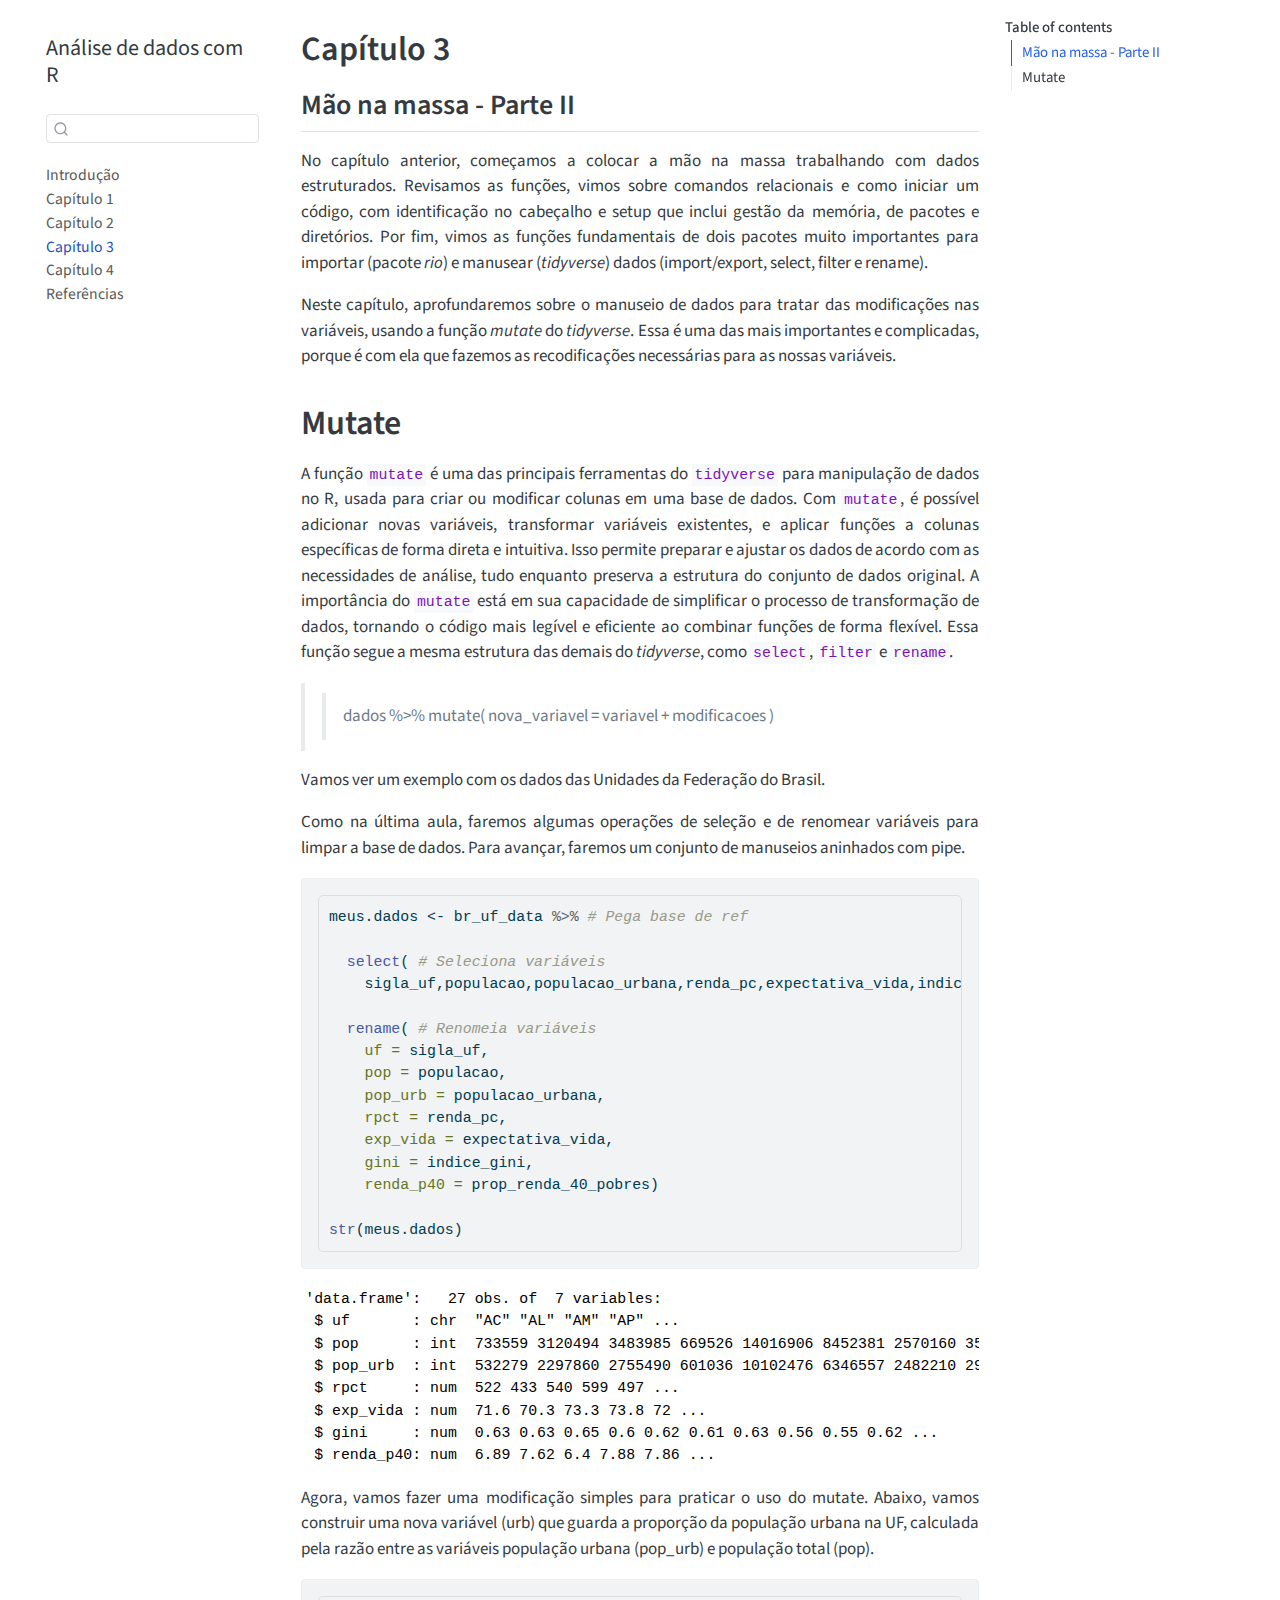
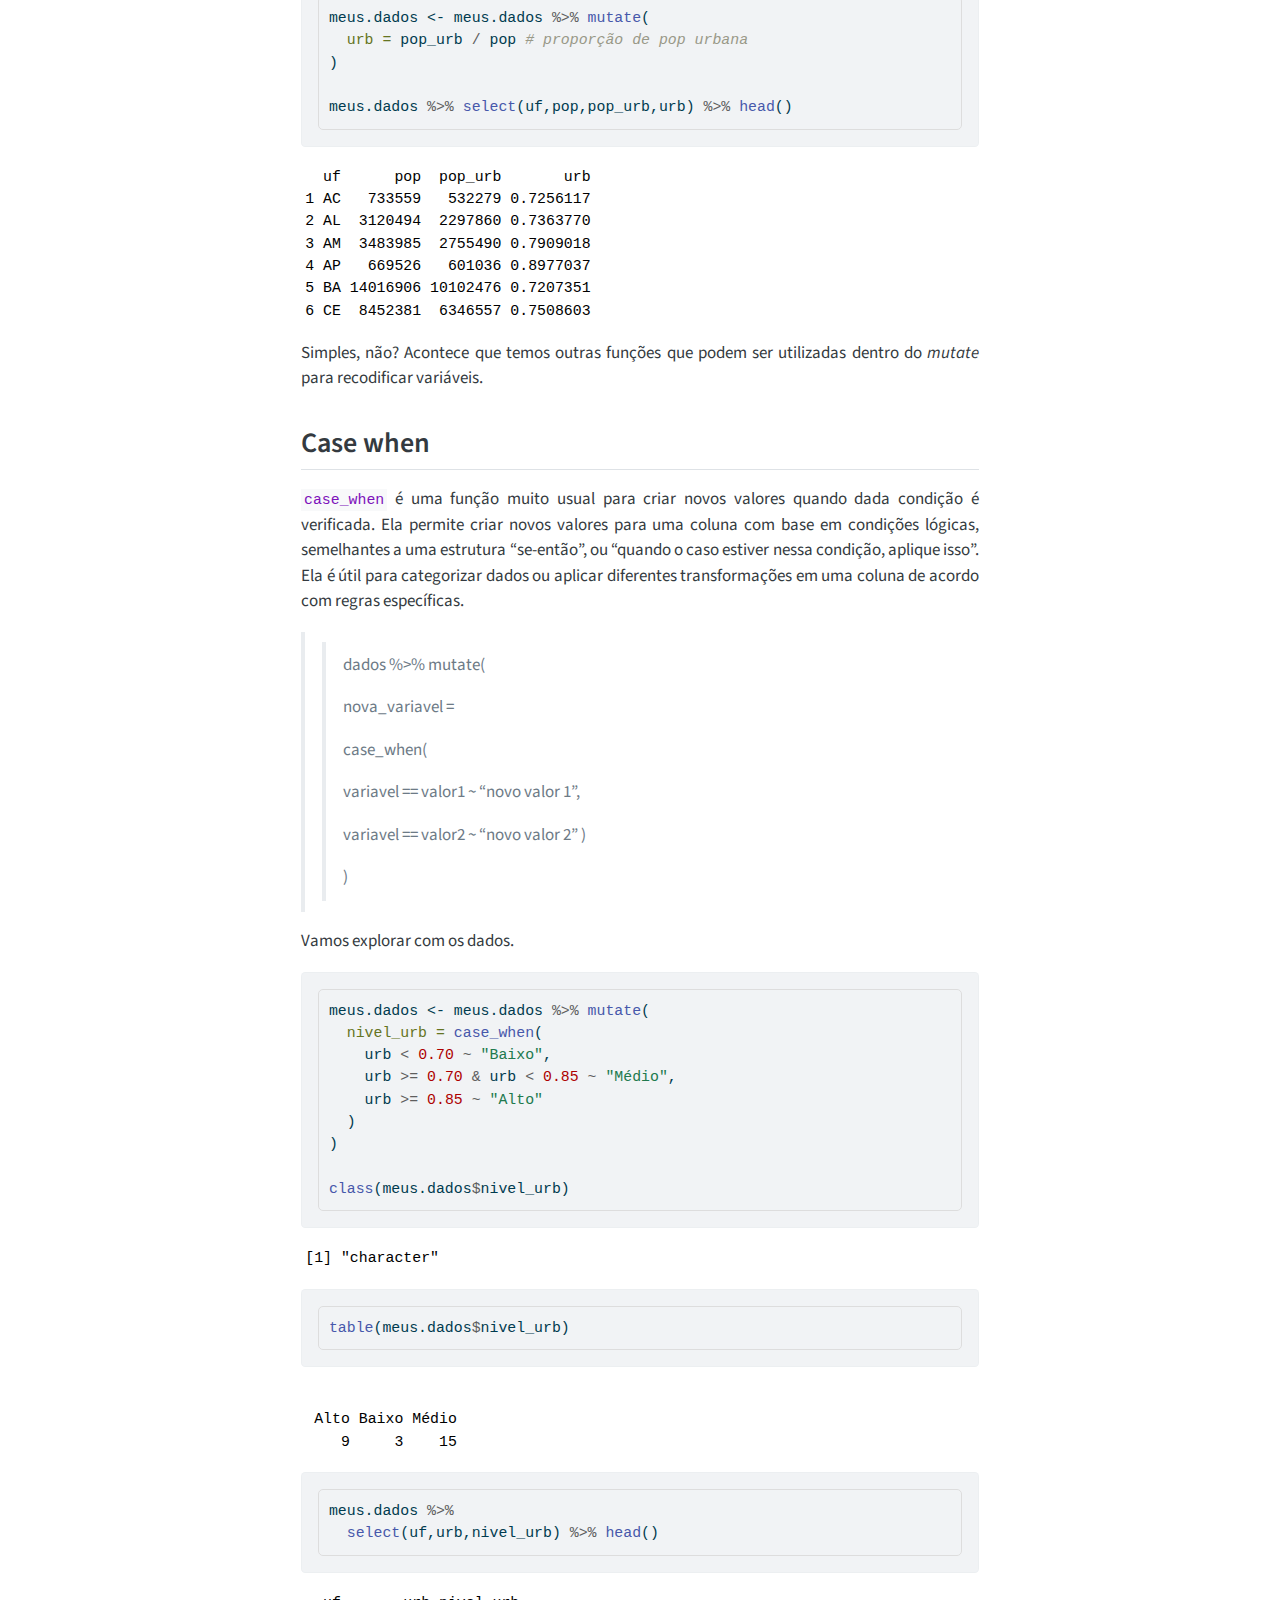
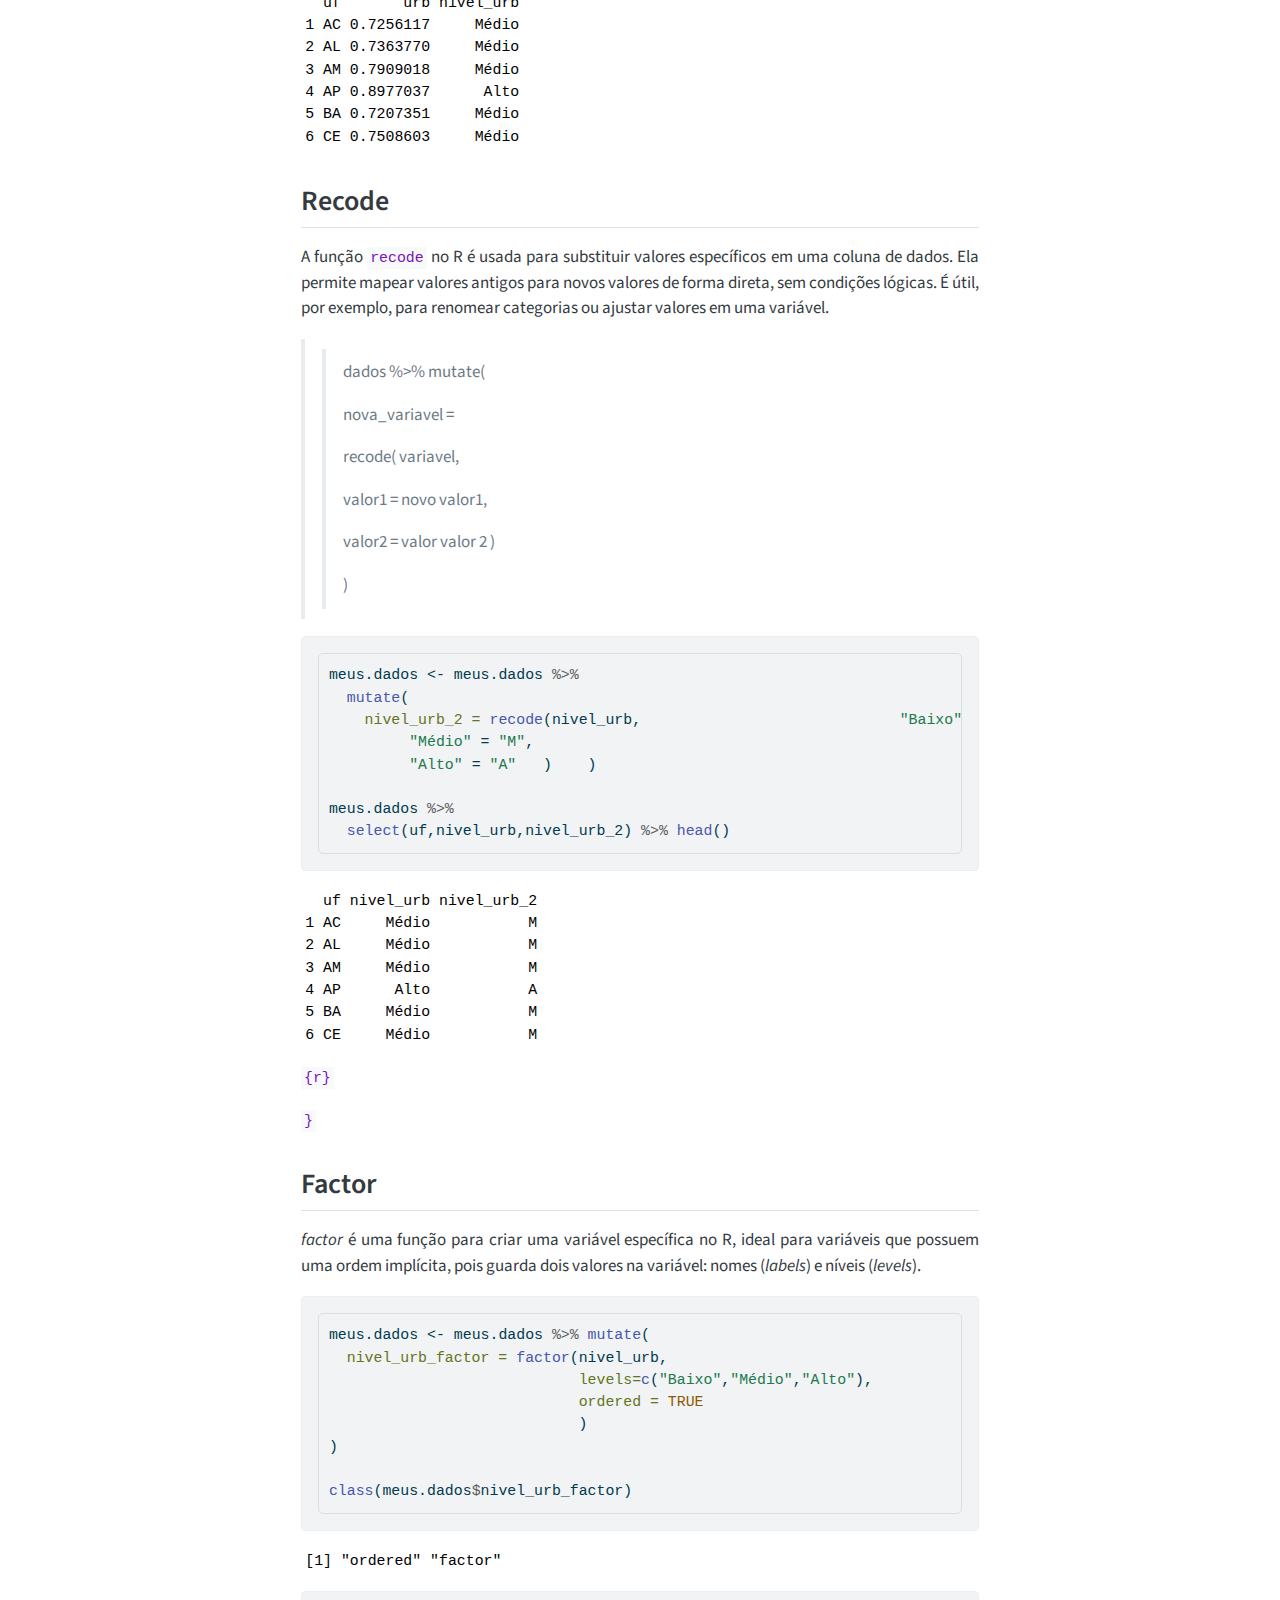
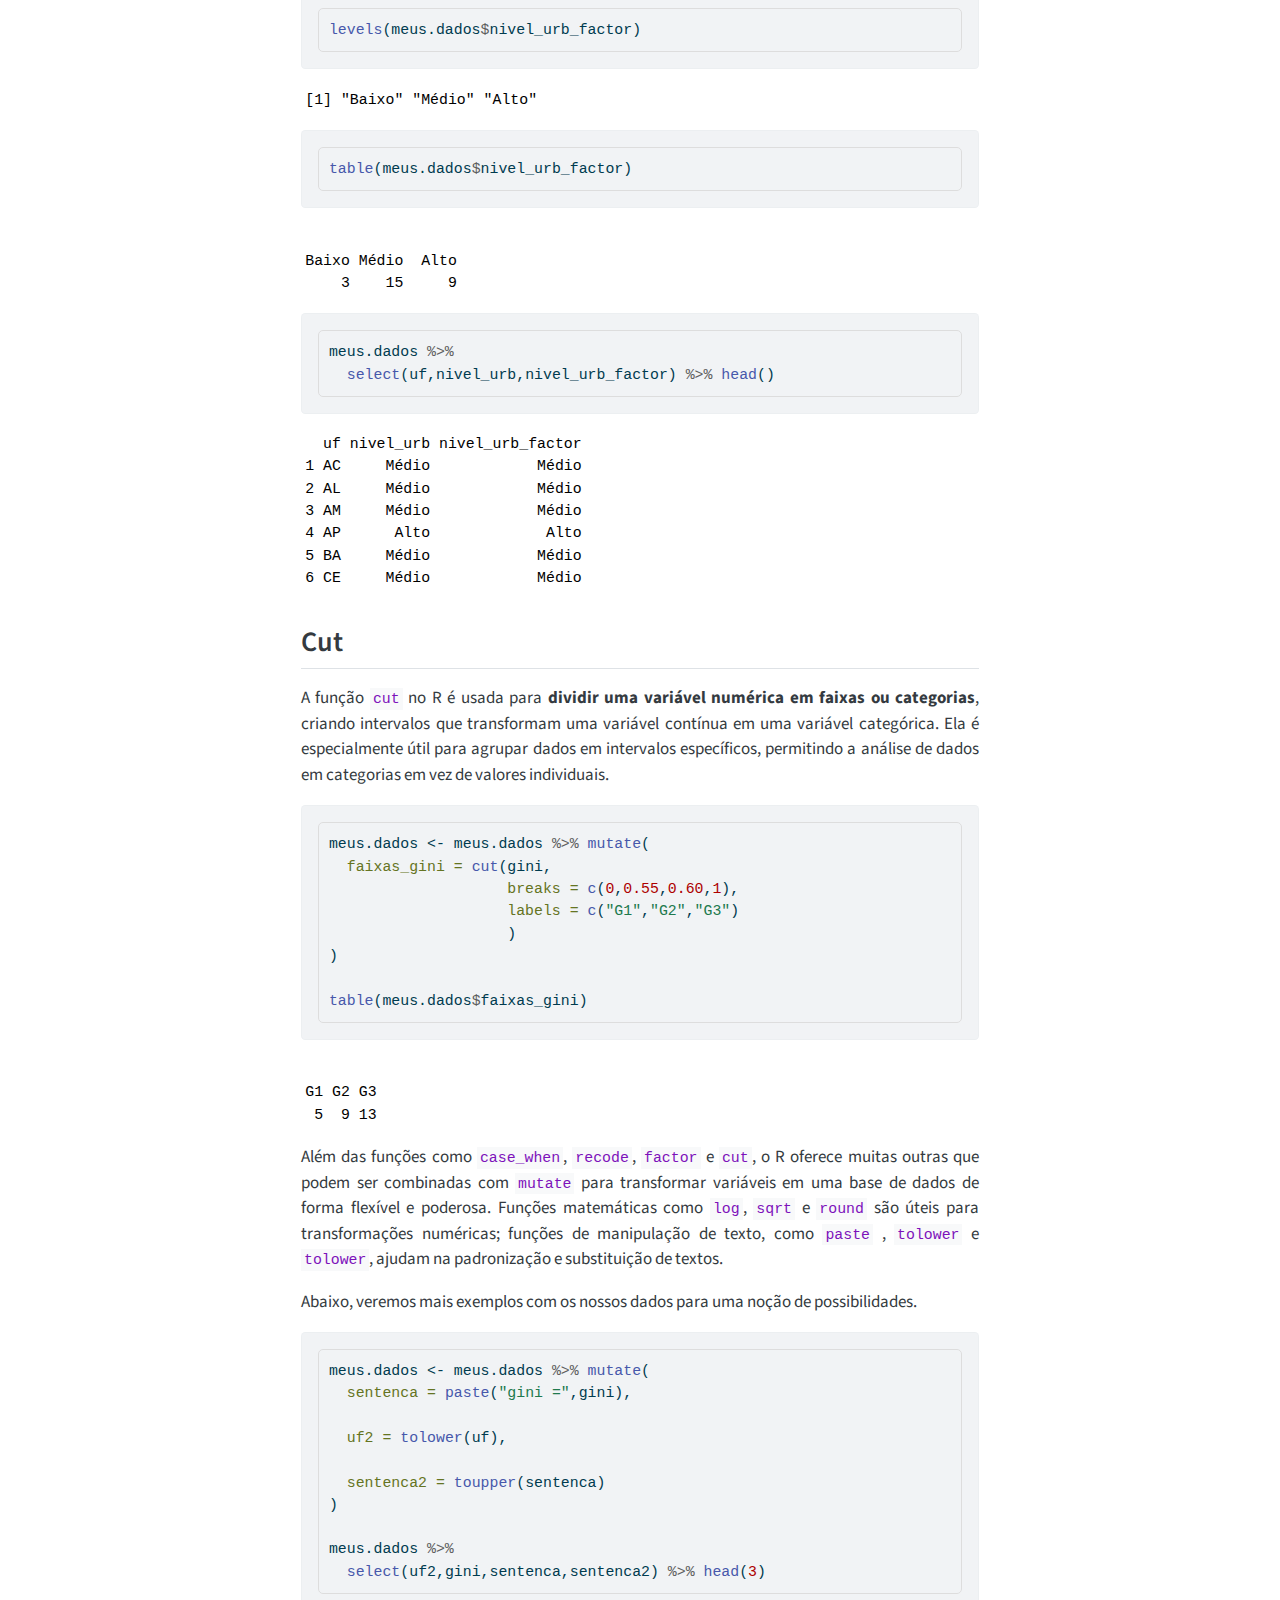
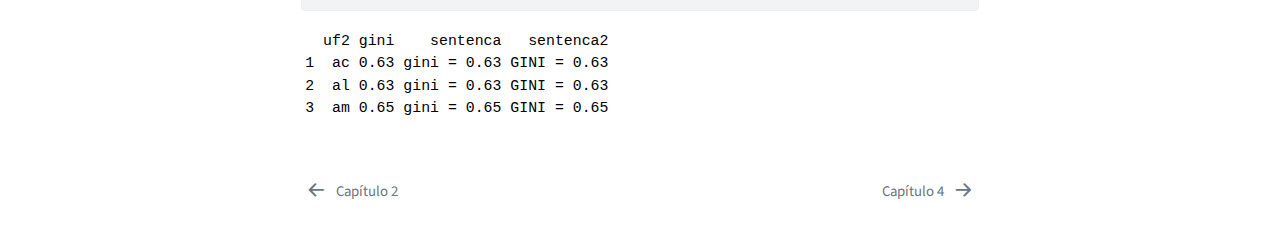
<file: docs/class03.html>
<!DOCTYPE html>
<html xmlns="http://www.w3.org/1999/xhtml" lang="en" xml:lang="en"><head>

<meta charset="utf-8">
<meta name="generator" content="quarto-1.5.57">

<meta name="viewport" content="width=device-width, initial-scale=1.0, user-scalable=yes">


<title>Capítulo 3 – Análise de dados com R</title>
<style>
code{white-space: pre-wrap;}
span.smallcaps{font-variant: small-caps;}
div.columns{display: flex; gap: min(4vw, 1.5em);}
div.column{flex: auto; overflow-x: auto;}
div.hanging-indent{margin-left: 1.5em; text-indent: -1.5em;}
ul.task-list{list-style: none;}
ul.task-list li input[type="checkbox"] {
  width: 0.8em;
  margin: 0 0.8em 0.2em -1em; /* quarto-specific, see https://github.com/quarto-dev/quarto-cli/issues/4556 */ 
  vertical-align: middle;
}
/* CSS for syntax highlighting */
pre > code.sourceCode { white-space: pre; position: relative; }
pre > code.sourceCode > span { line-height: 1.25; }
pre > code.sourceCode > span:empty { height: 1.2em; }
.sourceCode { overflow: visible; }
code.sourceCode > span { color: inherit; text-decoration: inherit; }
div.sourceCode { margin: 1em 0; }
pre.sourceCode { margin: 0; }
@media screen {
div.sourceCode { overflow: auto; }
}
@media print {
pre > code.sourceCode { white-space: pre-wrap; }
pre > code.sourceCode > span { display: inline-block; text-indent: -5em; padding-left: 5em; }
}
pre.numberSource code
  { counter-reset: source-line 0; }
pre.numberSource code > span
  { position: relative; left: -4em; counter-increment: source-line; }
pre.numberSource code > span > a:first-child::before
  { content: counter(source-line);
    position: relative; left: -1em; text-align: right; vertical-align: baseline;
    border: none; display: inline-block;
    -webkit-touch-callout: none; -webkit-user-select: none;
    -khtml-user-select: none; -moz-user-select: none;
    -ms-user-select: none; user-select: none;
    padding: 0 4px; width: 4em;
  }
pre.numberSource { margin-left: 3em;  padding-left: 4px; }
div.sourceCode
  {   }
@media screen {
pre > code.sourceCode > span > a:first-child::before { text-decoration: underline; }
}
</style>


<script src="site_libs/quarto-nav/quarto-nav.js"></script>
<script src="site_libs/quarto-nav/headroom.min.js"></script>
<script src="site_libs/clipboard/clipboard.min.js"></script>
<script src="site_libs/quarto-search/autocomplete.umd.js"></script>
<script src="site_libs/quarto-search/fuse.min.js"></script>
<script src="site_libs/quarto-search/quarto-search.js"></script>
<meta name="quarto:offset" content="./">
<link href="./class04.html" rel="next">
<link href="./class02.html" rel="prev">
<script src="site_libs/quarto-html/quarto.js"></script>
<script src="site_libs/quarto-html/popper.min.js"></script>
<script src="site_libs/quarto-html/tippy.umd.min.js"></script>
<script src="site_libs/quarto-html/anchor.min.js"></script>
<link href="site_libs/quarto-html/tippy.css" rel="stylesheet">
<link href="site_libs/quarto-html/quarto-syntax-highlighting.css" rel="stylesheet" id="quarto-text-highlighting-styles">
<script src="site_libs/bootstrap/bootstrap.min.js"></script>
<link href="site_libs/bootstrap/bootstrap-icons.css" rel="stylesheet">
<link href="site_libs/bootstrap/bootstrap.min.css" rel="stylesheet" id="quarto-bootstrap" data-mode="light">
<script id="quarto-search-options" type="application/json">{
  "location": "sidebar",
  "copy-button": false,
  "collapse-after": 3,
  "panel-placement": "start",
  "type": "textbox",
  "limit": 50,
  "keyboard-shortcut": [
    "f",
    "/",
    "s"
  ],
  "show-item-context": false,
  "language": {
    "search-no-results-text": "No results",
    "search-matching-documents-text": "matching documents",
    "search-copy-link-title": "Copy link to search",
    "search-hide-matches-text": "Hide additional matches",
    "search-more-match-text": "more match in this document",
    "search-more-matches-text": "more matches in this document",
    "search-clear-button-title": "Clear",
    "search-text-placeholder": "",
    "search-detached-cancel-button-title": "Cancel",
    "search-submit-button-title": "Submit",
    "search-label": "Search"
  }
}</script>


<link rel="stylesheet" href="style.css">
</head>

<body class="nav-sidebar floating">

<div id="quarto-search-results"></div>
  <header id="quarto-header" class="headroom fixed-top">
  <nav class="quarto-secondary-nav">
    <div class="container-fluid d-flex">
      <button type="button" class="quarto-btn-toggle btn" data-bs-toggle="collapse" role="button" data-bs-target=".quarto-sidebar-collapse-item" aria-controls="quarto-sidebar" aria-expanded="false" aria-label="Toggle sidebar navigation" onclick="if (window.quartoToggleHeadroom) { window.quartoToggleHeadroom(); }">
        <i class="bi bi-layout-text-sidebar-reverse"></i>
      </button>
        <nav class="quarto-page-breadcrumbs" aria-label="breadcrumb"><ol class="breadcrumb"><li class="breadcrumb-item"><a href="./class03.html">Capítulo 3</a></li></ol></nav>
        <a class="flex-grow-1" role="navigation" data-bs-toggle="collapse" data-bs-target=".quarto-sidebar-collapse-item" aria-controls="quarto-sidebar" aria-expanded="false" aria-label="Toggle sidebar navigation" onclick="if (window.quartoToggleHeadroom) { window.quartoToggleHeadroom(); }">      
        </a>
      <button type="button" class="btn quarto-search-button" aria-label="Search" onclick="window.quartoOpenSearch();">
        <i class="bi bi-search"></i>
      </button>
    </div>
  </nav>
</header>
<!-- content -->
<div id="quarto-content" class="quarto-container page-columns page-rows-contents page-layout-article">
<!-- sidebar -->
  <nav id="quarto-sidebar" class="sidebar collapse collapse-horizontal quarto-sidebar-collapse-item sidebar-navigation floating overflow-auto">
    <div class="pt-lg-2 mt-2 text-left sidebar-header">
    <div class="sidebar-title mb-0 py-0">
      <a href="./">Análise de dados com R</a> 
    </div>
      </div>
        <div class="mt-2 flex-shrink-0 align-items-center">
        <div class="sidebar-search">
        <div id="quarto-search" class="" title="Search"></div>
        </div>
        </div>
    <div class="sidebar-menu-container"> 
    <ul class="list-unstyled mt-1">
        <li class="sidebar-item">
  <div class="sidebar-item-container"> 
  <a href="./index.html" class="sidebar-item-text sidebar-link">
 <span class="menu-text">Introdução</span></a>
  </div>
</li>
        <li class="sidebar-item">
  <div class="sidebar-item-container"> 
  <a href="./class01.html" class="sidebar-item-text sidebar-link">
 <span class="menu-text">Capítulo 1</span></a>
  </div>
</li>
        <li class="sidebar-item">
  <div class="sidebar-item-container"> 
  <a href="./class02.html" class="sidebar-item-text sidebar-link">
 <span class="menu-text">Capítulo 2</span></a>
  </div>
</li>
        <li class="sidebar-item">
  <div class="sidebar-item-container"> 
  <a href="./class03.html" class="sidebar-item-text sidebar-link active">
 <span class="menu-text">Capítulo 3</span></a>
  </div>
</li>
        <li class="sidebar-item">
  <div class="sidebar-item-container"> 
  <a href="./class04.html" class="sidebar-item-text sidebar-link">
 <span class="menu-text">Capítulo 4</span></a>
  </div>
</li>
        <li class="sidebar-item">
  <div class="sidebar-item-container"> 
  <a href="./references.html" class="sidebar-item-text sidebar-link">
 <span class="menu-text">Referências</span></a>
  </div>
</li>
    </ul>
    </div>
</nav>
<div id="quarto-sidebar-glass" class="quarto-sidebar-collapse-item" data-bs-toggle="collapse" data-bs-target=".quarto-sidebar-collapse-item"></div>
<!-- margin-sidebar -->
    <div id="quarto-margin-sidebar" class="sidebar margin-sidebar">
        <nav id="TOC" role="doc-toc" class="toc-active">
    <h2 id="toc-title">Table of contents</h2>
   
  <ul>
  <li><a href="#mão-na-massa---parte-ii" id="toc-mão-na-massa---parte-ii" class="nav-link active" data-scroll-target="#mão-na-massa---parte-ii">Mão na massa - Parte II</a></li>
  <li><a href="#mutate" id="toc-mutate" class="nav-link" data-scroll-target="#mutate">Mutate</a>
  <ul class="collapse">
  <li><a href="#case-when" id="toc-case-when" class="nav-link" data-scroll-target="#case-when">Case when</a></li>
  <li><a href="#recode" id="toc-recode" class="nav-link" data-scroll-target="#recode">Recode</a></li>
  <li><a href="#factor" id="toc-factor" class="nav-link" data-scroll-target="#factor">Factor</a></li>
  <li><a href="#cut" id="toc-cut" class="nav-link" data-scroll-target="#cut">Cut</a></li>
  </ul></li>
  </ul>
</nav>
    </div>
<!-- main -->
<main class="content" id="quarto-document-content">

<header id="title-block-header" class="quarto-title-block default">
<div class="quarto-title">
<h1 class="title">Capítulo 3</h1>
</div>



<div class="quarto-title-meta">

    
  
    
  </div>
  


</header>


<section id="mão-na-massa---parte-ii" class="level2">
<h2 class="anchored" data-anchor-id="mão-na-massa---parte-ii">Mão na massa - Parte II</h2>
<p>No capítulo anterior, começamos a colocar a mão na massa trabalhando com dados estruturados. Revisamos as funções, vimos sobre comandos relacionais e como iniciar um código, com identificação no cabeçalho e setup que inclui gestão da memória, de pacotes e diretórios. Por fim, vimos as funções fundamentais de dois pacotes muito importantes para importar (pacote <em>rio</em>) e manusear (<em>tidyverse</em>) dados (import/export, select, filter e rename).</p>
<p>Neste capítulo, aprofundaremos sobre o manuseio de dados para tratar das modificações nas variáveis, usando a função <em>mutate</em> do <em>tidyverse</em>. Essa é uma das mais importantes e complicadas, porque é com ela que fazemos as recodificações necessárias para as nossas variáveis.</p>
</section>
<section id="mutate" class="level1">
<h1>Mutate</h1>
<p>A função <code>mutate</code> é uma das principais ferramentas do <code>tidyverse</code> para manipulação de dados no R, usada para criar ou modificar colunas em uma base de dados. Com <code>mutate</code>, é possível adicionar novas variáveis, transformar variáveis existentes, e aplicar funções a colunas específicas de forma direta e intuitiva. Isso permite preparar e ajustar os dados de acordo com as necessidades de análise, tudo enquanto preserva a estrutura do conjunto de dados original. A importância do <code>mutate</code> está em sua capacidade de simplificar o processo de transformação de dados, tornando o código mais legível e eficiente ao combinar funções de forma flexível. Essa função segue a mesma estrutura das demais do <em>tidyverse</em>, como <code>select</code>, <code>filter</code> e <code>rename</code>.</p>
<blockquote class="blockquote">
<blockquote class="blockquote">
<p>dados %&gt;% mutate( nova_variavel = variavel + modificacoes )</p>
</blockquote>
</blockquote>
<p>Vamos ver um exemplo com os dados das Unidades da Federação do Brasil.</p>
<p>Como na última aula, faremos algumas operações de seleção e de renomear variáveis para limpar a base de dados. Para avançar, faremos um conjunto de manuseios aninhados com pipe.</p>
<div class="cell">
<div class="sourceCode cell-code" id="cb1"><pre class="sourceCode r code-with-copy"><code class="sourceCode r"><span id="cb1-1"><a href="#cb1-1" aria-hidden="true" tabindex="-1"></a>meus.dados <span class="ot">&lt;-</span> br_uf_data <span class="sc">%&gt;%</span> <span class="co"># Pega base de ref</span></span>
<span id="cb1-2"><a href="#cb1-2" aria-hidden="true" tabindex="-1"></a>  </span>
<span id="cb1-3"><a href="#cb1-3" aria-hidden="true" tabindex="-1"></a>  <span class="fu">select</span>( <span class="co"># Seleciona variáveis</span></span>
<span id="cb1-4"><a href="#cb1-4" aria-hidden="true" tabindex="-1"></a>    sigla_uf,populacao,populacao_urbana,renda_pc,expectativa_vida,indice_gini,prop_renda_40_pobres) <span class="sc">%&gt;%</span></span>
<span id="cb1-5"><a href="#cb1-5" aria-hidden="true" tabindex="-1"></a>  </span>
<span id="cb1-6"><a href="#cb1-6" aria-hidden="true" tabindex="-1"></a>  <span class="fu">rename</span>( <span class="co"># Renomeia variáveis</span></span>
<span id="cb1-7"><a href="#cb1-7" aria-hidden="true" tabindex="-1"></a>    <span class="at">uf =</span> sigla_uf,</span>
<span id="cb1-8"><a href="#cb1-8" aria-hidden="true" tabindex="-1"></a>    <span class="at">pop =</span> populacao,</span>
<span id="cb1-9"><a href="#cb1-9" aria-hidden="true" tabindex="-1"></a>    <span class="at">pop_urb =</span> populacao_urbana,</span>
<span id="cb1-10"><a href="#cb1-10" aria-hidden="true" tabindex="-1"></a>    <span class="at">rpct =</span> renda_pc,</span>
<span id="cb1-11"><a href="#cb1-11" aria-hidden="true" tabindex="-1"></a>    <span class="at">exp_vida =</span> expectativa_vida,</span>
<span id="cb1-12"><a href="#cb1-12" aria-hidden="true" tabindex="-1"></a>    <span class="at">gini =</span> indice_gini,</span>
<span id="cb1-13"><a href="#cb1-13" aria-hidden="true" tabindex="-1"></a>    <span class="at">renda_p40 =</span> prop_renda_40_pobres)</span>
<span id="cb1-14"><a href="#cb1-14" aria-hidden="true" tabindex="-1"></a></span>
<span id="cb1-15"><a href="#cb1-15" aria-hidden="true" tabindex="-1"></a><span class="fu">str</span>(meus.dados)</span></code><button title="Copy to Clipboard" class="code-copy-button"><i class="bi"></i></button></pre></div>
<div class="cell-output cell-output-stdout">
<pre><code>'data.frame':   27 obs. of  7 variables:
 $ uf       : chr  "AC" "AL" "AM" "AP" ...
 $ pop      : int  733559 3120494 3483985 669526 14016906 8452381 2570160 3514952 6003788 6574789 ...
 $ pop_urb  : int  532279 2297860 2755490 601036 10102476 6346557 2482210 2931472 5420714 4147149 ...
 $ rpct     : num  522 433 540 599 497 ...
 $ exp_vida : num  71.6 70.3 73.3 73.8 72 ...
 $ gini     : num  0.63 0.63 0.65 0.6 0.62 0.61 0.63 0.56 0.55 0.62 ...
 $ renda_p40: num  6.89 7.62 6.4 7.88 7.86 ...</code></pre>
</div>
</div>
<p>Agora, vamos fazer uma modificação simples para praticar o uso do mutate. Abaixo, vamos construir uma nova variável (urb) que guarda a proporção da população urbana na UF, calculada pela razão entre as variáveis população urbana (pop_urb) e população total (pop).</p>
<div class="cell">
<div class="sourceCode cell-code" id="cb3"><pre class="sourceCode r code-with-copy"><code class="sourceCode r"><span id="cb3-1"><a href="#cb3-1" aria-hidden="true" tabindex="-1"></a>meus.dados <span class="ot">&lt;-</span> meus.dados <span class="sc">%&gt;%</span> <span class="fu">mutate</span>(</span>
<span id="cb3-2"><a href="#cb3-2" aria-hidden="true" tabindex="-1"></a>  <span class="at">urb =</span> pop_urb <span class="sc">/</span> pop <span class="co"># proporção de pop urbana</span></span>
<span id="cb3-3"><a href="#cb3-3" aria-hidden="true" tabindex="-1"></a>)</span>
<span id="cb3-4"><a href="#cb3-4" aria-hidden="true" tabindex="-1"></a></span>
<span id="cb3-5"><a href="#cb3-5" aria-hidden="true" tabindex="-1"></a>meus.dados <span class="sc">%&gt;%</span> <span class="fu">select</span>(uf,pop,pop_urb,urb) <span class="sc">%&gt;%</span> <span class="fu">head</span>()</span></code><button title="Copy to Clipboard" class="code-copy-button"><i class="bi"></i></button></pre></div>
<div class="cell-output cell-output-stdout">
<pre><code>  uf      pop  pop_urb       urb
1 AC   733559   532279 0.7256117
2 AL  3120494  2297860 0.7363770
3 AM  3483985  2755490 0.7909018
4 AP   669526   601036 0.8977037
5 BA 14016906 10102476 0.7207351
6 CE  8452381  6346557 0.7508603</code></pre>
</div>
</div>
<p>Simples, não? Acontece que temos outras funções que podem ser utilizadas dentro do <em>mutate</em> para recodificar variáveis.</p>
<section id="case-when" class="level2">
<h2 class="anchored" data-anchor-id="case-when">Case when</h2>
<p><code>case_when</code> é uma função muito usual para criar novos valores quando dada condição é verificada. Ela permite criar novos valores para uma coluna com base em condições lógicas, semelhantes a uma estrutura “se-então”, ou “quando o caso estiver nessa condição, aplique isso”. Ela é útil para categorizar dados ou aplicar diferentes transformações em uma coluna de acordo com regras específicas.</p>
<blockquote class="blockquote">
<blockquote class="blockquote">
<p>dados %&gt;% mutate(</p>
<p>nova_variavel =</p>
<p>case_when(</p>
<p>variavel == valor1 ~ “novo valor 1”,</p>
<p>variavel == valor2 ~ “novo valor 2” )</p>
<p>)</p>
</blockquote>
</blockquote>
<p>Vamos explorar com os dados.</p>
<div class="cell">
<div class="sourceCode cell-code" id="cb5"><pre class="sourceCode r code-with-copy"><code class="sourceCode r"><span id="cb5-1"><a href="#cb5-1" aria-hidden="true" tabindex="-1"></a>meus.dados <span class="ot">&lt;-</span> meus.dados <span class="sc">%&gt;%</span> <span class="fu">mutate</span>(</span>
<span id="cb5-2"><a href="#cb5-2" aria-hidden="true" tabindex="-1"></a>  <span class="at">nivel_urb =</span> <span class="fu">case_when</span>(</span>
<span id="cb5-3"><a href="#cb5-3" aria-hidden="true" tabindex="-1"></a>    urb <span class="sc">&lt;</span> <span class="fl">0.70</span> <span class="sc">~</span> <span class="st">"Baixo"</span>,</span>
<span id="cb5-4"><a href="#cb5-4" aria-hidden="true" tabindex="-1"></a>    urb <span class="sc">&gt;=</span> <span class="fl">0.70</span> <span class="sc">&amp;</span> urb <span class="sc">&lt;</span> <span class="fl">0.85</span> <span class="sc">~</span> <span class="st">"Médio"</span>,</span>
<span id="cb5-5"><a href="#cb5-5" aria-hidden="true" tabindex="-1"></a>    urb <span class="sc">&gt;=</span> <span class="fl">0.85</span> <span class="sc">~</span> <span class="st">"Alto"</span></span>
<span id="cb5-6"><a href="#cb5-6" aria-hidden="true" tabindex="-1"></a>  )</span>
<span id="cb5-7"><a href="#cb5-7" aria-hidden="true" tabindex="-1"></a>)</span>
<span id="cb5-8"><a href="#cb5-8" aria-hidden="true" tabindex="-1"></a></span>
<span id="cb5-9"><a href="#cb5-9" aria-hidden="true" tabindex="-1"></a><span class="fu">class</span>(meus.dados<span class="sc">$</span>nivel_urb)</span></code><button title="Copy to Clipboard" class="code-copy-button"><i class="bi"></i></button></pre></div>
<div class="cell-output cell-output-stdout">
<pre><code>[1] "character"</code></pre>
</div>
<div class="sourceCode cell-code" id="cb7"><pre class="sourceCode r code-with-copy"><code class="sourceCode r"><span id="cb7-1"><a href="#cb7-1" aria-hidden="true" tabindex="-1"></a><span class="fu">table</span>(meus.dados<span class="sc">$</span>nivel_urb)</span></code><button title="Copy to Clipboard" class="code-copy-button"><i class="bi"></i></button></pre></div>
<div class="cell-output cell-output-stdout">
<pre><code>
 Alto Baixo Médio 
    9     3    15 </code></pre>
</div>
<div class="sourceCode cell-code" id="cb9"><pre class="sourceCode r code-with-copy"><code class="sourceCode r"><span id="cb9-1"><a href="#cb9-1" aria-hidden="true" tabindex="-1"></a>meus.dados <span class="sc">%&gt;%</span> </span>
<span id="cb9-2"><a href="#cb9-2" aria-hidden="true" tabindex="-1"></a>  <span class="fu">select</span>(uf,urb,nivel_urb) <span class="sc">%&gt;%</span> <span class="fu">head</span>()</span></code><button title="Copy to Clipboard" class="code-copy-button"><i class="bi"></i></button></pre></div>
<div class="cell-output cell-output-stdout">
<pre><code>  uf       urb nivel_urb
1 AC 0.7256117     Médio
2 AL 0.7363770     Médio
3 AM 0.7909018     Médio
4 AP 0.8977037      Alto
5 BA 0.7207351     Médio
6 CE 0.7508603     Médio</code></pre>
</div>
</div>
</section>
<section id="recode" class="level2">
<h2 class="anchored" data-anchor-id="recode">Recode</h2>
<p>A função <code>recode</code> no R é usada para substituir valores específicos em uma coluna de dados. Ela permite mapear valores antigos para novos valores de forma direta, sem condições lógicas. É útil, por exemplo, para renomear categorias ou ajustar valores em uma variável.</p>
<blockquote class="blockquote">
<blockquote class="blockquote">
<p>dados %&gt;% mutate(</p>
<p>nova_variavel =</p>
<p>recode( variavel,</p>
<p>valor1 = novo valor1,</p>
<p>valor2 = valor valor 2 )</p>
<p>)</p>
</blockquote>
</blockquote>
<div class="cell">
<div class="sourceCode cell-code" id="cb11"><pre class="sourceCode r code-with-copy"><code class="sourceCode r"><span id="cb11-1"><a href="#cb11-1" aria-hidden="true" tabindex="-1"></a>meus.dados <span class="ot">&lt;-</span> meus.dados <span class="sc">%&gt;%</span> </span>
<span id="cb11-2"><a href="#cb11-2" aria-hidden="true" tabindex="-1"></a>  <span class="fu">mutate</span>(      </span>
<span id="cb11-3"><a href="#cb11-3" aria-hidden="true" tabindex="-1"></a>    <span class="at">nivel_urb_2 =</span> <span class="fu">recode</span>(nivel_urb,                             <span class="st">"Baixo"</span> <span class="ot">=</span> <span class="st">"B"</span>,</span>
<span id="cb11-4"><a href="#cb11-4" aria-hidden="true" tabindex="-1"></a>         <span class="st">"Médio"</span> <span class="ot">=</span> <span class="st">"M"</span>,</span>
<span id="cb11-5"><a href="#cb11-5" aria-hidden="true" tabindex="-1"></a>         <span class="st">"Alto"</span> <span class="ot">=</span> <span class="st">"A"</span>   )    )    </span>
<span id="cb11-6"><a href="#cb11-6" aria-hidden="true" tabindex="-1"></a></span>
<span id="cb11-7"><a href="#cb11-7" aria-hidden="true" tabindex="-1"></a>meus.dados <span class="sc">%&gt;%</span>       </span>
<span id="cb11-8"><a href="#cb11-8" aria-hidden="true" tabindex="-1"></a>  <span class="fu">select</span>(uf,nivel_urb,nivel_urb_2) <span class="sc">%&gt;%</span> <span class="fu">head</span>()</span></code><button title="Copy to Clipboard" class="code-copy-button"><i class="bi"></i></button></pre></div>
<div class="cell-output cell-output-stdout">
<pre><code>  uf nivel_urb nivel_urb_2
1 AC     Médio           M
2 AL     Médio           M
3 AM     Médio           M
4 AP      Alto           A
5 BA     Médio           M
6 CE     Médio           M</code></pre>
</div>
</div>
<p><code>{r}</code></p>
<p><code>}</code></p>
</section>
<section id="factor" class="level2">
<h2 class="anchored" data-anchor-id="factor">Factor</h2>
<p><em>factor</em> é uma função para criar uma variável específica no R, ideal para variáveis que possuem uma ordem implícita, pois guarda dois valores na variável: nomes (<em>labels</em>) e níveis (<em>levels</em>).</p>
<div class="cell">
<div class="sourceCode cell-code" id="cb13"><pre class="sourceCode r code-with-copy"><code class="sourceCode r"><span id="cb13-1"><a href="#cb13-1" aria-hidden="true" tabindex="-1"></a>meus.dados <span class="ot">&lt;-</span> meus.dados <span class="sc">%&gt;%</span> <span class="fu">mutate</span>(</span>
<span id="cb13-2"><a href="#cb13-2" aria-hidden="true" tabindex="-1"></a>  <span class="at">nivel_urb_factor =</span> <span class="fu">factor</span>(nivel_urb,</span>
<span id="cb13-3"><a href="#cb13-3" aria-hidden="true" tabindex="-1"></a>                            <span class="at">levels=</span><span class="fu">c</span>(<span class="st">"Baixo"</span>,<span class="st">"Médio"</span>,<span class="st">"Alto"</span>),</span>
<span id="cb13-4"><a href="#cb13-4" aria-hidden="true" tabindex="-1"></a>                            <span class="at">ordered =</span> <span class="cn">TRUE</span></span>
<span id="cb13-5"><a href="#cb13-5" aria-hidden="true" tabindex="-1"></a>                            )</span>
<span id="cb13-6"><a href="#cb13-6" aria-hidden="true" tabindex="-1"></a>)</span>
<span id="cb13-7"><a href="#cb13-7" aria-hidden="true" tabindex="-1"></a></span>
<span id="cb13-8"><a href="#cb13-8" aria-hidden="true" tabindex="-1"></a><span class="fu">class</span>(meus.dados<span class="sc">$</span>nivel_urb_factor)</span></code><button title="Copy to Clipboard" class="code-copy-button"><i class="bi"></i></button></pre></div>
<div class="cell-output cell-output-stdout">
<pre><code>[1] "ordered" "factor" </code></pre>
</div>
<div class="sourceCode cell-code" id="cb15"><pre class="sourceCode r code-with-copy"><code class="sourceCode r"><span id="cb15-1"><a href="#cb15-1" aria-hidden="true" tabindex="-1"></a><span class="fu">levels</span>(meus.dados<span class="sc">$</span>nivel_urb_factor)</span></code><button title="Copy to Clipboard" class="code-copy-button"><i class="bi"></i></button></pre></div>
<div class="cell-output cell-output-stdout">
<pre><code>[1] "Baixo" "Médio" "Alto" </code></pre>
</div>
<div class="sourceCode cell-code" id="cb17"><pre class="sourceCode r code-with-copy"><code class="sourceCode r"><span id="cb17-1"><a href="#cb17-1" aria-hidden="true" tabindex="-1"></a><span class="fu">table</span>(meus.dados<span class="sc">$</span>nivel_urb_factor)</span></code><button title="Copy to Clipboard" class="code-copy-button"><i class="bi"></i></button></pre></div>
<div class="cell-output cell-output-stdout">
<pre><code>
Baixo Médio  Alto 
    3    15     9 </code></pre>
</div>
<div class="sourceCode cell-code" id="cb19"><pre class="sourceCode r code-with-copy"><code class="sourceCode r"><span id="cb19-1"><a href="#cb19-1" aria-hidden="true" tabindex="-1"></a>meus.dados <span class="sc">%&gt;%</span> </span>
<span id="cb19-2"><a href="#cb19-2" aria-hidden="true" tabindex="-1"></a>  <span class="fu">select</span>(uf,nivel_urb,nivel_urb_factor) <span class="sc">%&gt;%</span> <span class="fu">head</span>()</span></code><button title="Copy to Clipboard" class="code-copy-button"><i class="bi"></i></button></pre></div>
<div class="cell-output cell-output-stdout">
<pre><code>  uf nivel_urb nivel_urb_factor
1 AC     Médio            Médio
2 AL     Médio            Médio
3 AM     Médio            Médio
4 AP      Alto             Alto
5 BA     Médio            Médio
6 CE     Médio            Médio</code></pre>
</div>
</div>
</section>
<section id="cut" class="level2">
<h2 class="anchored" data-anchor-id="cut">Cut</h2>
<p>A função <code>cut</code> no R é usada para <strong>dividir uma variável numérica em faixas ou categorias</strong>, criando intervalos que transformam uma variável contínua em uma variável categórica. Ela é especialmente útil para agrupar dados em intervalos específicos, permitindo a análise de dados em categorias em vez de valores individuais.</p>
<div class="cell">
<div class="sourceCode cell-code" id="cb21"><pre class="sourceCode r code-with-copy"><code class="sourceCode r"><span id="cb21-1"><a href="#cb21-1" aria-hidden="true" tabindex="-1"></a>meus.dados <span class="ot">&lt;-</span> meus.dados <span class="sc">%&gt;%</span> <span class="fu">mutate</span>(</span>
<span id="cb21-2"><a href="#cb21-2" aria-hidden="true" tabindex="-1"></a>  <span class="at">faixas_gini =</span> <span class="fu">cut</span>(gini,</span>
<span id="cb21-3"><a href="#cb21-3" aria-hidden="true" tabindex="-1"></a>                    <span class="at">breaks =</span> <span class="fu">c</span>(<span class="dv">0</span>,<span class="fl">0.55</span>,<span class="fl">0.60</span>,<span class="dv">1</span>),</span>
<span id="cb21-4"><a href="#cb21-4" aria-hidden="true" tabindex="-1"></a>                    <span class="at">labels =</span> <span class="fu">c</span>(<span class="st">"G1"</span>,<span class="st">"G2"</span>,<span class="st">"G3"</span>)</span>
<span id="cb21-5"><a href="#cb21-5" aria-hidden="true" tabindex="-1"></a>                    )</span>
<span id="cb21-6"><a href="#cb21-6" aria-hidden="true" tabindex="-1"></a>)</span>
<span id="cb21-7"><a href="#cb21-7" aria-hidden="true" tabindex="-1"></a></span>
<span id="cb21-8"><a href="#cb21-8" aria-hidden="true" tabindex="-1"></a><span class="fu">table</span>(meus.dados<span class="sc">$</span>faixas_gini)</span></code><button title="Copy to Clipboard" class="code-copy-button"><i class="bi"></i></button></pre></div>
<div class="cell-output cell-output-stdout">
<pre><code>
G1 G2 G3 
 5  9 13 </code></pre>
</div>
</div>
<p>Além das funções como <code>case_when</code>, <code>recode</code>, <code>factor</code> e <code>cut</code>, o R oferece muitas outras que podem ser combinadas com <code>mutate</code> para transformar variáveis em uma base de dados de forma flexível e poderosa. Funções matemáticas como <code>log</code>, <code>sqrt</code> e <code>round</code> são úteis para transformações numéricas; funções de manipulação de texto, como <code>paste</code> , <code>tolower</code> e <code>tolower</code>, ajudam na padronização e substituição de textos.</p>
<p>Abaixo, veremos mais exemplos com os nossos dados para uma noção de possibilidades.</p>
<div class="cell">
<div class="sourceCode cell-code" id="cb23"><pre class="sourceCode r code-with-copy"><code class="sourceCode r"><span id="cb23-1"><a href="#cb23-1" aria-hidden="true" tabindex="-1"></a>meus.dados <span class="ot">&lt;-</span> meus.dados <span class="sc">%&gt;%</span> <span class="fu">mutate</span>(</span>
<span id="cb23-2"><a href="#cb23-2" aria-hidden="true" tabindex="-1"></a>  <span class="at">sentenca =</span> <span class="fu">paste</span>(<span class="st">"gini ="</span>,gini),</span>
<span id="cb23-3"><a href="#cb23-3" aria-hidden="true" tabindex="-1"></a>  </span>
<span id="cb23-4"><a href="#cb23-4" aria-hidden="true" tabindex="-1"></a>  <span class="at">uf2 =</span> <span class="fu">tolower</span>(uf),</span>
<span id="cb23-5"><a href="#cb23-5" aria-hidden="true" tabindex="-1"></a>  </span>
<span id="cb23-6"><a href="#cb23-6" aria-hidden="true" tabindex="-1"></a>  <span class="at">sentenca2 =</span> <span class="fu">toupper</span>(sentenca)</span>
<span id="cb23-7"><a href="#cb23-7" aria-hidden="true" tabindex="-1"></a>)</span>
<span id="cb23-8"><a href="#cb23-8" aria-hidden="true" tabindex="-1"></a></span>
<span id="cb23-9"><a href="#cb23-9" aria-hidden="true" tabindex="-1"></a>meus.dados <span class="sc">%&gt;%</span> </span>
<span id="cb23-10"><a href="#cb23-10" aria-hidden="true" tabindex="-1"></a>  <span class="fu">select</span>(uf2,gini,sentenca,sentenca2) <span class="sc">%&gt;%</span> <span class="fu">head</span>(<span class="dv">3</span>)</span></code><button title="Copy to Clipboard" class="code-copy-button"><i class="bi"></i></button></pre></div>
<div class="cell-output cell-output-stdout">
<pre><code>  uf2 gini    sentenca   sentenca2
1  ac 0.63 gini = 0.63 GINI = 0.63
2  al 0.63 gini = 0.63 GINI = 0.63
3  am 0.65 gini = 0.65 GINI = 0.65</code></pre>
</div>
</div>


</section>
</section>

</main> <!-- /main -->
<script id="quarto-html-after-body" type="application/javascript">
window.document.addEventListener("DOMContentLoaded", function (event) {
  const toggleBodyColorMode = (bsSheetEl) => {
    const mode = bsSheetEl.getAttribute("data-mode");
    const bodyEl = window.document.querySelector("body");
    if (mode === "dark") {
      bodyEl.classList.add("quarto-dark");
      bodyEl.classList.remove("quarto-light");
    } else {
      bodyEl.classList.add("quarto-light");
      bodyEl.classList.remove("quarto-dark");
    }
  }
  const toggleBodyColorPrimary = () => {
    const bsSheetEl = window.document.querySelector("link#quarto-bootstrap");
    if (bsSheetEl) {
      toggleBodyColorMode(bsSheetEl);
    }
  }
  toggleBodyColorPrimary();  
  const icon = "";
  const anchorJS = new window.AnchorJS();
  anchorJS.options = {
    placement: 'right',
    icon: icon
  };
  anchorJS.add('.anchored');
  const isCodeAnnotation = (el) => {
    for (const clz of el.classList) {
      if (clz.startsWith('code-annotation-')) {                     
        return true;
      }
    }
    return false;
  }
  const onCopySuccess = function(e) {
    // button target
    const button = e.trigger;
    // don't keep focus
    button.blur();
    // flash "checked"
    button.classList.add('code-copy-button-checked');
    var currentTitle = button.getAttribute("title");
    button.setAttribute("title", "Copied!");
    let tooltip;
    if (window.bootstrap) {
      button.setAttribute("data-bs-toggle", "tooltip");
      button.setAttribute("data-bs-placement", "left");
      button.setAttribute("data-bs-title", "Copied!");
      tooltip = new bootstrap.Tooltip(button, 
        { trigger: "manual", 
          customClass: "code-copy-button-tooltip",
          offset: [0, -8]});
      tooltip.show();    
    }
    setTimeout(function() {
      if (tooltip) {
        tooltip.hide();
        button.removeAttribute("data-bs-title");
        button.removeAttribute("data-bs-toggle");
        button.removeAttribute("data-bs-placement");
      }
      button.setAttribute("title", currentTitle);
      button.classList.remove('code-copy-button-checked');
    }, 1000);
    // clear code selection
    e.clearSelection();
  }
  const getTextToCopy = function(trigger) {
      const codeEl = trigger.previousElementSibling.cloneNode(true);
      for (const childEl of codeEl.children) {
        if (isCodeAnnotation(childEl)) {
          childEl.remove();
        }
      }
      return codeEl.innerText;
  }
  const clipboard = new window.ClipboardJS('.code-copy-button:not([data-in-quarto-modal])', {
    text: getTextToCopy
  });
  clipboard.on('success', onCopySuccess);
  if (window.document.getElementById('quarto-embedded-source-code-modal')) {
    // For code content inside modals, clipBoardJS needs to be initialized with a container option
    // TODO: Check when it could be a function (https://github.com/zenorocha/clipboard.js/issues/860)
    const clipboardModal = new window.ClipboardJS('.code-copy-button[data-in-quarto-modal]', {
      text: getTextToCopy,
      container: window.document.getElementById('quarto-embedded-source-code-modal')
    });
    clipboardModal.on('success', onCopySuccess);
  }
    var localhostRegex = new RegExp(/^(?:http|https):\/\/localhost\:?[0-9]*\//);
    var mailtoRegex = new RegExp(/^mailto:/);
      var filterRegex = new RegExp('/' + window.location.host + '/');
    var isInternal = (href) => {
        return filterRegex.test(href) || localhostRegex.test(href) || mailtoRegex.test(href);
    }
    // Inspect non-navigation links and adorn them if external
 	var links = window.document.querySelectorAll('a[href]:not(.nav-link):not(.navbar-brand):not(.toc-action):not(.sidebar-link):not(.sidebar-item-toggle):not(.pagination-link):not(.no-external):not([aria-hidden]):not(.dropdown-item):not(.quarto-navigation-tool):not(.about-link)');
    for (var i=0; i<links.length; i++) {
      const link = links[i];
      if (!isInternal(link.href)) {
        // undo the damage that might have been done by quarto-nav.js in the case of
        // links that we want to consider external
        if (link.dataset.originalHref !== undefined) {
          link.href = link.dataset.originalHref;
        }
      }
    }
  function tippyHover(el, contentFn, onTriggerFn, onUntriggerFn) {
    const config = {
      allowHTML: true,
      maxWidth: 500,
      delay: 100,
      arrow: false,
      appendTo: function(el) {
          return el.parentElement;
      },
      interactive: true,
      interactiveBorder: 10,
      theme: 'quarto',
      placement: 'bottom-start',
    };
    if (contentFn) {
      config.content = contentFn;
    }
    if (onTriggerFn) {
      config.onTrigger = onTriggerFn;
    }
    if (onUntriggerFn) {
      config.onUntrigger = onUntriggerFn;
    }
    window.tippy(el, config); 
  }
  const noterefs = window.document.querySelectorAll('a[role="doc-noteref"]');
  for (var i=0; i<noterefs.length; i++) {
    const ref = noterefs[i];
    tippyHover(ref, function() {
      // use id or data attribute instead here
      let href = ref.getAttribute('data-footnote-href') || ref.getAttribute('href');
      try { href = new URL(href).hash; } catch {}
      const id = href.replace(/^#\/?/, "");
      const note = window.document.getElementById(id);
      if (note) {
        return note.innerHTML;
      } else {
        return "";
      }
    });
  }
  const xrefs = window.document.querySelectorAll('a.quarto-xref');
  const processXRef = (id, note) => {
    // Strip column container classes
    const stripColumnClz = (el) => {
      el.classList.remove("page-full", "page-columns");
      if (el.children) {
        for (const child of el.children) {
          stripColumnClz(child);
        }
      }
    }
    stripColumnClz(note)
    if (id === null || id.startsWith('sec-')) {
      // Special case sections, only their first couple elements
      const container = document.createElement("div");
      if (note.children && note.children.length > 2) {
        container.appendChild(note.children[0].cloneNode(true));
        for (let i = 1; i < note.children.length; i++) {
          const child = note.children[i];
          if (child.tagName === "P" && child.innerText === "") {
            continue;
          } else {
            container.appendChild(child.cloneNode(true));
            break;
          }
        }
        if (window.Quarto?.typesetMath) {
          window.Quarto.typesetMath(container);
        }
        return container.innerHTML
      } else {
        if (window.Quarto?.typesetMath) {
          window.Quarto.typesetMath(note);
        }
        return note.innerHTML;
      }
    } else {
      // Remove any anchor links if they are present
      const anchorLink = note.querySelector('a.anchorjs-link');
      if (anchorLink) {
        anchorLink.remove();
      }
      if (window.Quarto?.typesetMath) {
        window.Quarto.typesetMath(note);
      }
      // TODO in 1.5, we should make sure this works without a callout special case
      if (note.classList.contains("callout")) {
        return note.outerHTML;
      } else {
        return note.innerHTML;
      }
    }
  }
  for (var i=0; i<xrefs.length; i++) {
    const xref = xrefs[i];
    tippyHover(xref, undefined, function(instance) {
      instance.disable();
      let url = xref.getAttribute('href');
      let hash = undefined; 
      if (url.startsWith('#')) {
        hash = url;
      } else {
        try { hash = new URL(url).hash; } catch {}
      }
      if (hash) {
        const id = hash.replace(/^#\/?/, "");
        const note = window.document.getElementById(id);
        if (note !== null) {
          try {
            const html = processXRef(id, note.cloneNode(true));
            instance.setContent(html);
          } finally {
            instance.enable();
            instance.show();
          }
        } else {
          // See if we can fetch this
          fetch(url.split('#')[0])
          .then(res => res.text())
          .then(html => {
            const parser = new DOMParser();
            const htmlDoc = parser.parseFromString(html, "text/html");
            const note = htmlDoc.getElementById(id);
            if (note !== null) {
              const html = processXRef(id, note);
              instance.setContent(html);
            } 
          }).finally(() => {
            instance.enable();
            instance.show();
          });
        }
      } else {
        // See if we can fetch a full url (with no hash to target)
        // This is a special case and we should probably do some content thinning / targeting
        fetch(url)
        .then(res => res.text())
        .then(html => {
          const parser = new DOMParser();
          const htmlDoc = parser.parseFromString(html, "text/html");
          const note = htmlDoc.querySelector('main.content');
          if (note !== null) {
            // This should only happen for chapter cross references
            // (since there is no id in the URL)
            // remove the first header
            if (note.children.length > 0 && note.children[0].tagName === "HEADER") {
              note.children[0].remove();
            }
            const html = processXRef(null, note);
            instance.setContent(html);
          } 
        }).finally(() => {
          instance.enable();
          instance.show();
        });
      }
    }, function(instance) {
    });
  }
      let selectedAnnoteEl;
      const selectorForAnnotation = ( cell, annotation) => {
        let cellAttr = 'data-code-cell="' + cell + '"';
        let lineAttr = 'data-code-annotation="' +  annotation + '"';
        const selector = 'span[' + cellAttr + '][' + lineAttr + ']';
        return selector;
      }
      const selectCodeLines = (annoteEl) => {
        const doc = window.document;
        const targetCell = annoteEl.getAttribute("data-target-cell");
        const targetAnnotation = annoteEl.getAttribute("data-target-annotation");
        const annoteSpan = window.document.querySelector(selectorForAnnotation(targetCell, targetAnnotation));
        const lines = annoteSpan.getAttribute("data-code-lines").split(",");
        const lineIds = lines.map((line) => {
          return targetCell + "-" + line;
        })
        let top = null;
        let height = null;
        let parent = null;
        if (lineIds.length > 0) {
            //compute the position of the single el (top and bottom and make a div)
            const el = window.document.getElementById(lineIds[0]);
            top = el.offsetTop;
            height = el.offsetHeight;
            parent = el.parentElement.parentElement;
          if (lineIds.length > 1) {
            const lastEl = window.document.getElementById(lineIds[lineIds.length - 1]);
            const bottom = lastEl.offsetTop + lastEl.offsetHeight;
            height = bottom - top;
          }
          if (top !== null && height !== null && parent !== null) {
            // cook up a div (if necessary) and position it 
            let div = window.document.getElementById("code-annotation-line-highlight");
            if (div === null) {
              div = window.document.createElement("div");
              div.setAttribute("id", "code-annotation-line-highlight");
              div.style.position = 'absolute';
              parent.appendChild(div);
            }
            div.style.top = top - 2 + "px";
            div.style.height = height + 4 + "px";
            div.style.left = 0;
            let gutterDiv = window.document.getElementById("code-annotation-line-highlight-gutter");
            if (gutterDiv === null) {
              gutterDiv = window.document.createElement("div");
              gutterDiv.setAttribute("id", "code-annotation-line-highlight-gutter");
              gutterDiv.style.position = 'absolute';
              const codeCell = window.document.getElementById(targetCell);
              const gutter = codeCell.querySelector('.code-annotation-gutter');
              gutter.appendChild(gutterDiv);
            }
            gutterDiv.style.top = top - 2 + "px";
            gutterDiv.style.height = height + 4 + "px";
          }
          selectedAnnoteEl = annoteEl;
        }
      };
      const unselectCodeLines = () => {
        const elementsIds = ["code-annotation-line-highlight", "code-annotation-line-highlight-gutter"];
        elementsIds.forEach((elId) => {
          const div = window.document.getElementById(elId);
          if (div) {
            div.remove();
          }
        });
        selectedAnnoteEl = undefined;
      };
        // Handle positioning of the toggle
    window.addEventListener(
      "resize",
      throttle(() => {
        elRect = undefined;
        if (selectedAnnoteEl) {
          selectCodeLines(selectedAnnoteEl);
        }
      }, 10)
    );
    function throttle(fn, ms) {
    let throttle = false;
    let timer;
      return (...args) => {
        if(!throttle) { // first call gets through
            fn.apply(this, args);
            throttle = true;
        } else { // all the others get throttled
            if(timer) clearTimeout(timer); // cancel #2
            timer = setTimeout(() => {
              fn.apply(this, args);
              timer = throttle = false;
            }, ms);
        }
      };
    }
      // Attach click handler to the DT
      const annoteDls = window.document.querySelectorAll('dt[data-target-cell]');
      for (const annoteDlNode of annoteDls) {
        annoteDlNode.addEventListener('click', (event) => {
          const clickedEl = event.target;
          if (clickedEl !== selectedAnnoteEl) {
            unselectCodeLines();
            const activeEl = window.document.querySelector('dt[data-target-cell].code-annotation-active');
            if (activeEl) {
              activeEl.classList.remove('code-annotation-active');
            }
            selectCodeLines(clickedEl);
            clickedEl.classList.add('code-annotation-active');
          } else {
            // Unselect the line
            unselectCodeLines();
            clickedEl.classList.remove('code-annotation-active');
          }
        });
      }
  const findCites = (el) => {
    const parentEl = el.parentElement;
    if (parentEl) {
      const cites = parentEl.dataset.cites;
      if (cites) {
        return {
          el,
          cites: cites.split(' ')
        };
      } else {
        return findCites(el.parentElement)
      }
    } else {
      return undefined;
    }
  };
  var bibliorefs = window.document.querySelectorAll('a[role="doc-biblioref"]');
  for (var i=0; i<bibliorefs.length; i++) {
    const ref = bibliorefs[i];
    const citeInfo = findCites(ref);
    if (citeInfo) {
      tippyHover(citeInfo.el, function() {
        var popup = window.document.createElement('div');
        citeInfo.cites.forEach(function(cite) {
          var citeDiv = window.document.createElement('div');
          citeDiv.classList.add('hanging-indent');
          citeDiv.classList.add('csl-entry');
          var biblioDiv = window.document.getElementById('ref-' + cite);
          if (biblioDiv) {
            citeDiv.innerHTML = biblioDiv.innerHTML;
          }
          popup.appendChild(citeDiv);
        });
        return popup.innerHTML;
      });
    }
  }
});
</script>
<nav class="page-navigation">
  <div class="nav-page nav-page-previous">
      <a href="./class02.html" class="pagination-link" aria-label="Capítulo 2">
        <i class="bi bi-arrow-left-short"></i> <span class="nav-page-text">Capítulo 2</span>
      </a>          
  </div>
  <div class="nav-page nav-page-next">
      <a href="./class04.html" class="pagination-link" aria-label="Capítulo 4">
        <span class="nav-page-text">Capítulo 4</span> <i class="bi bi-arrow-right-short"></i>
      </a>
  </div>
</nav>
</div> <!-- /content -->




</body></html>
</file>
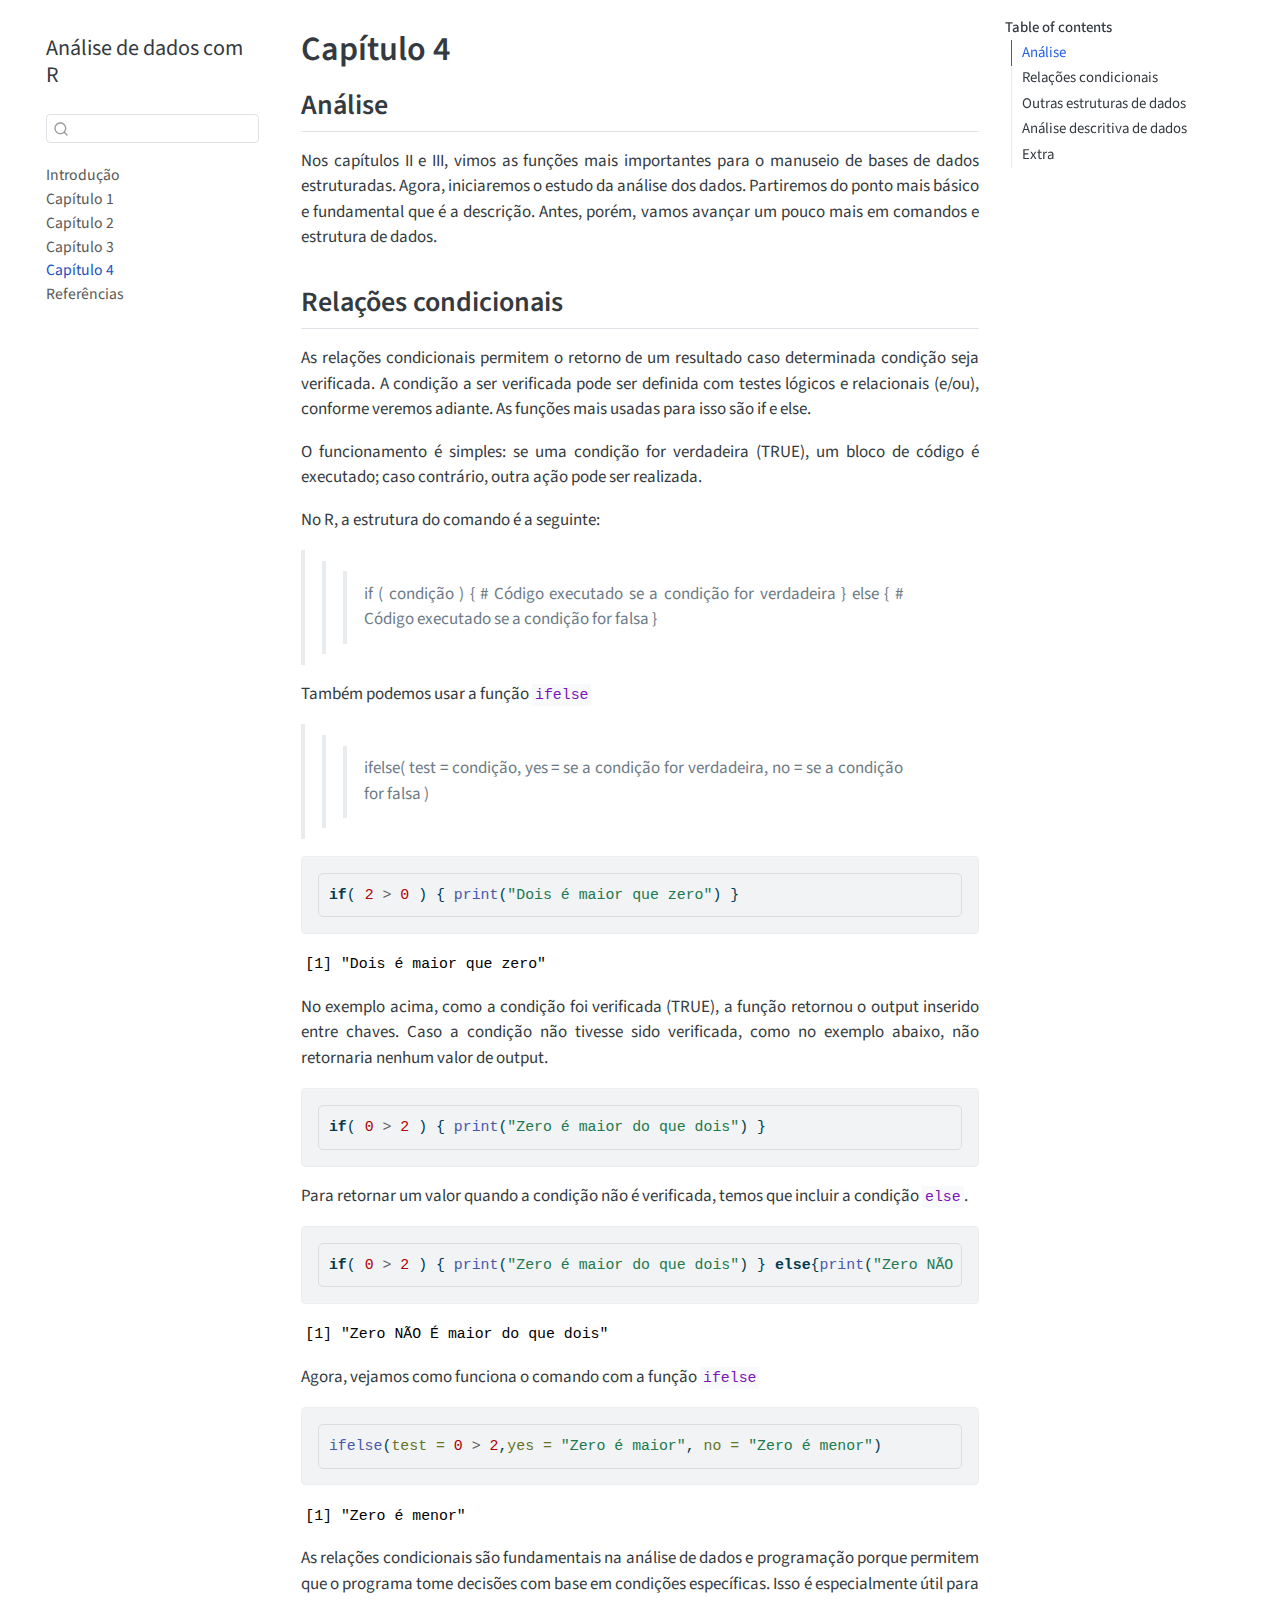
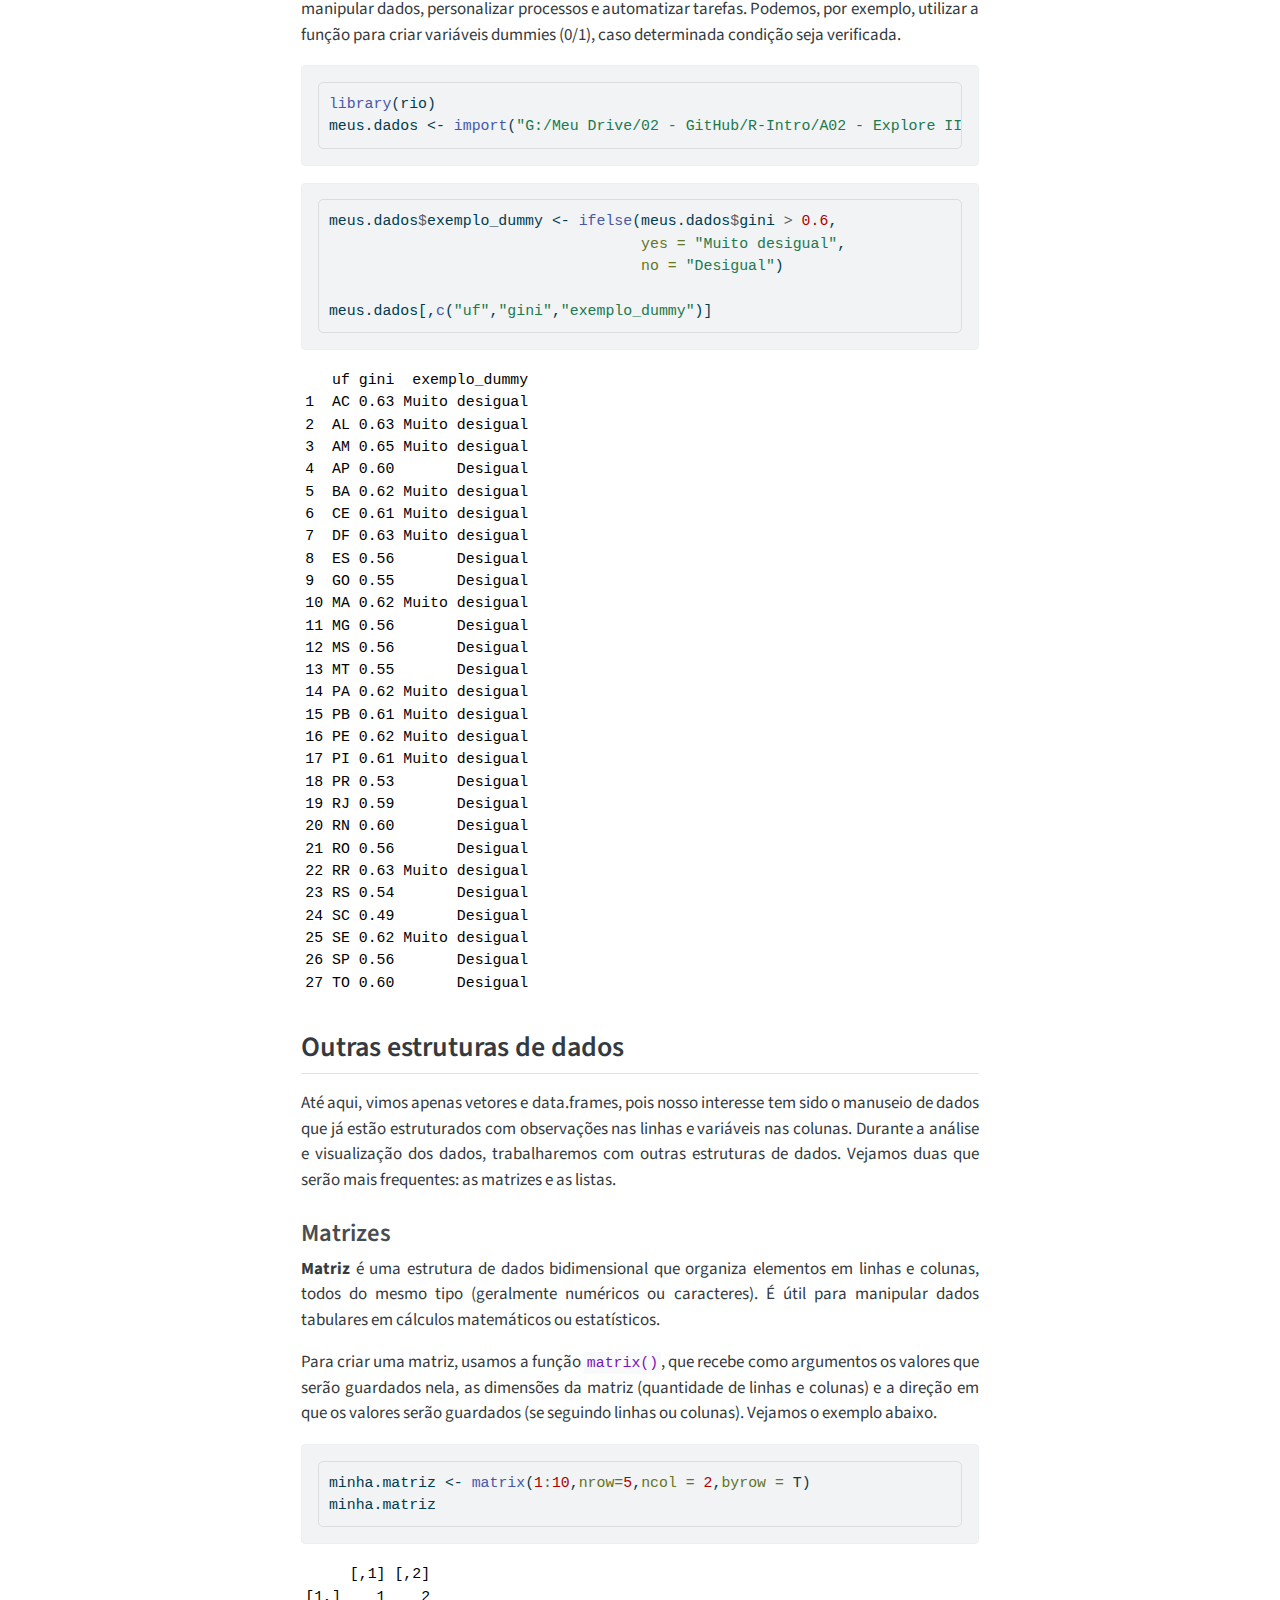
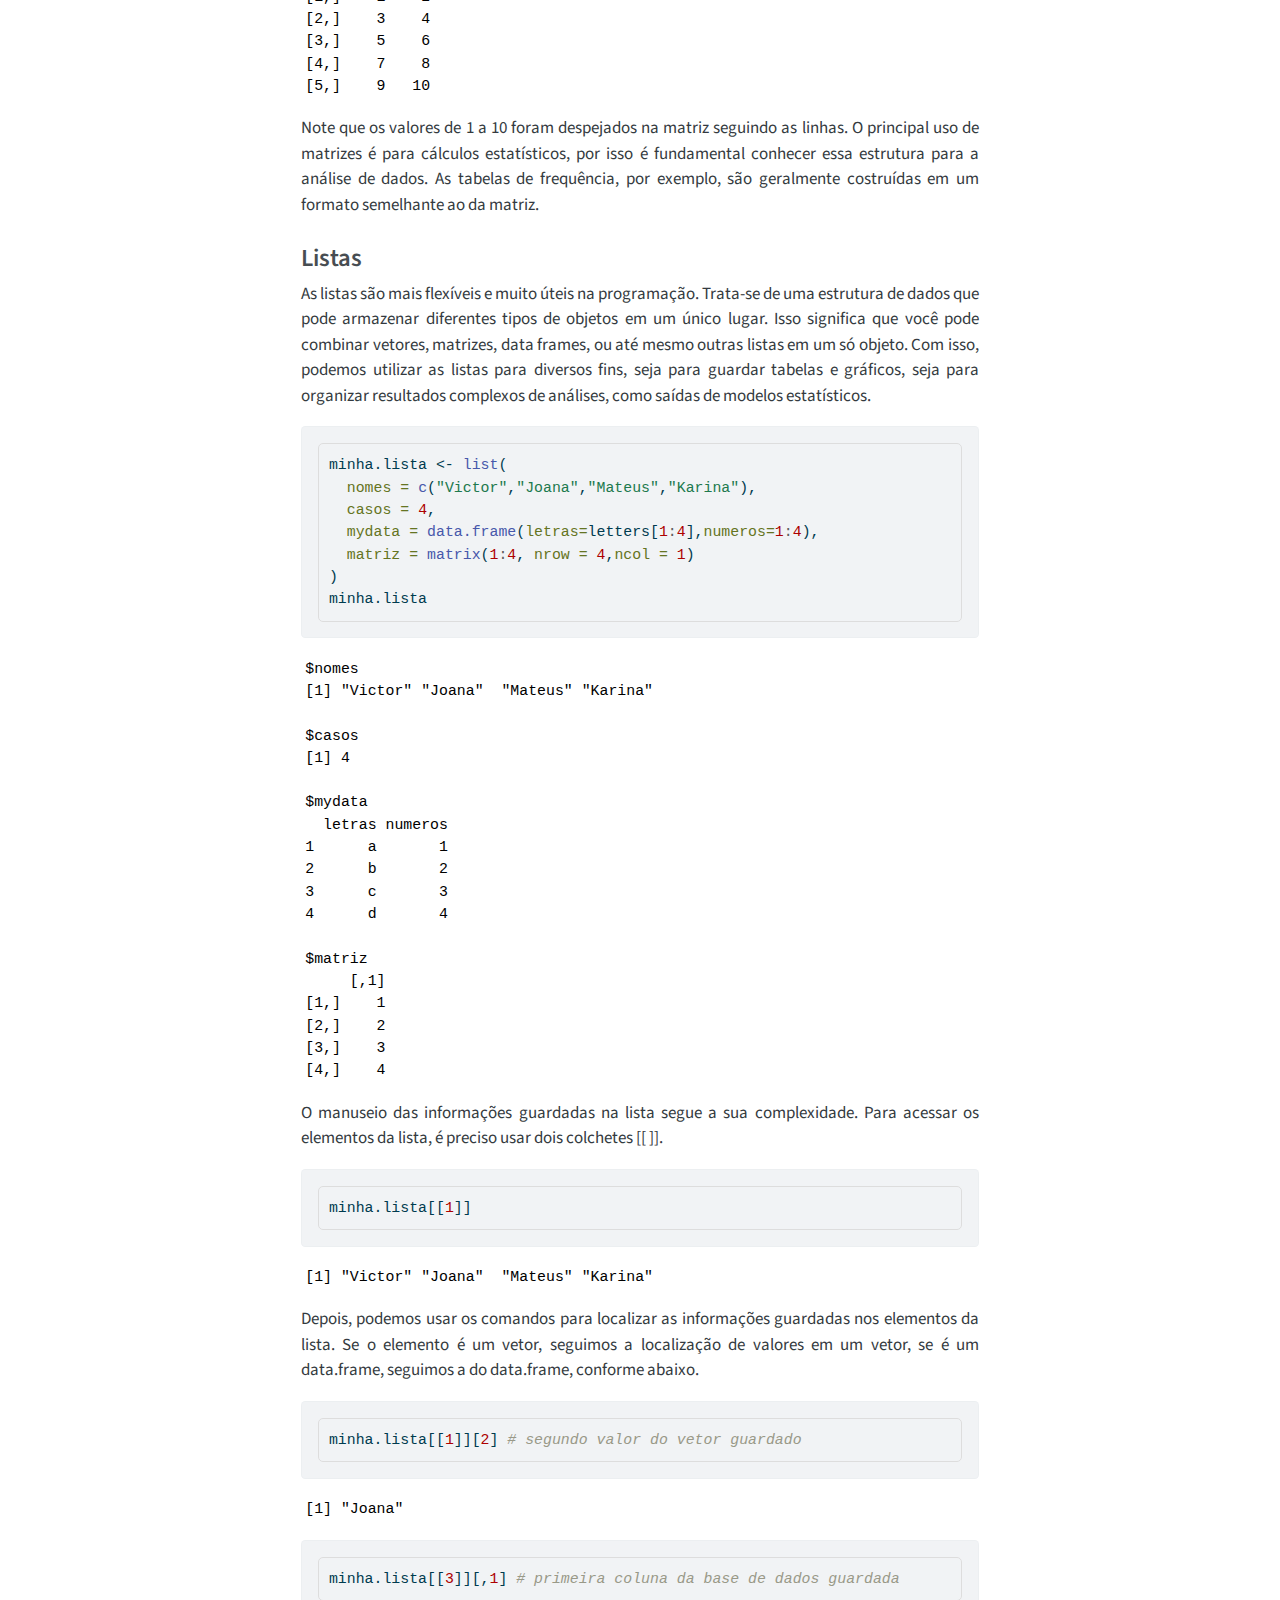
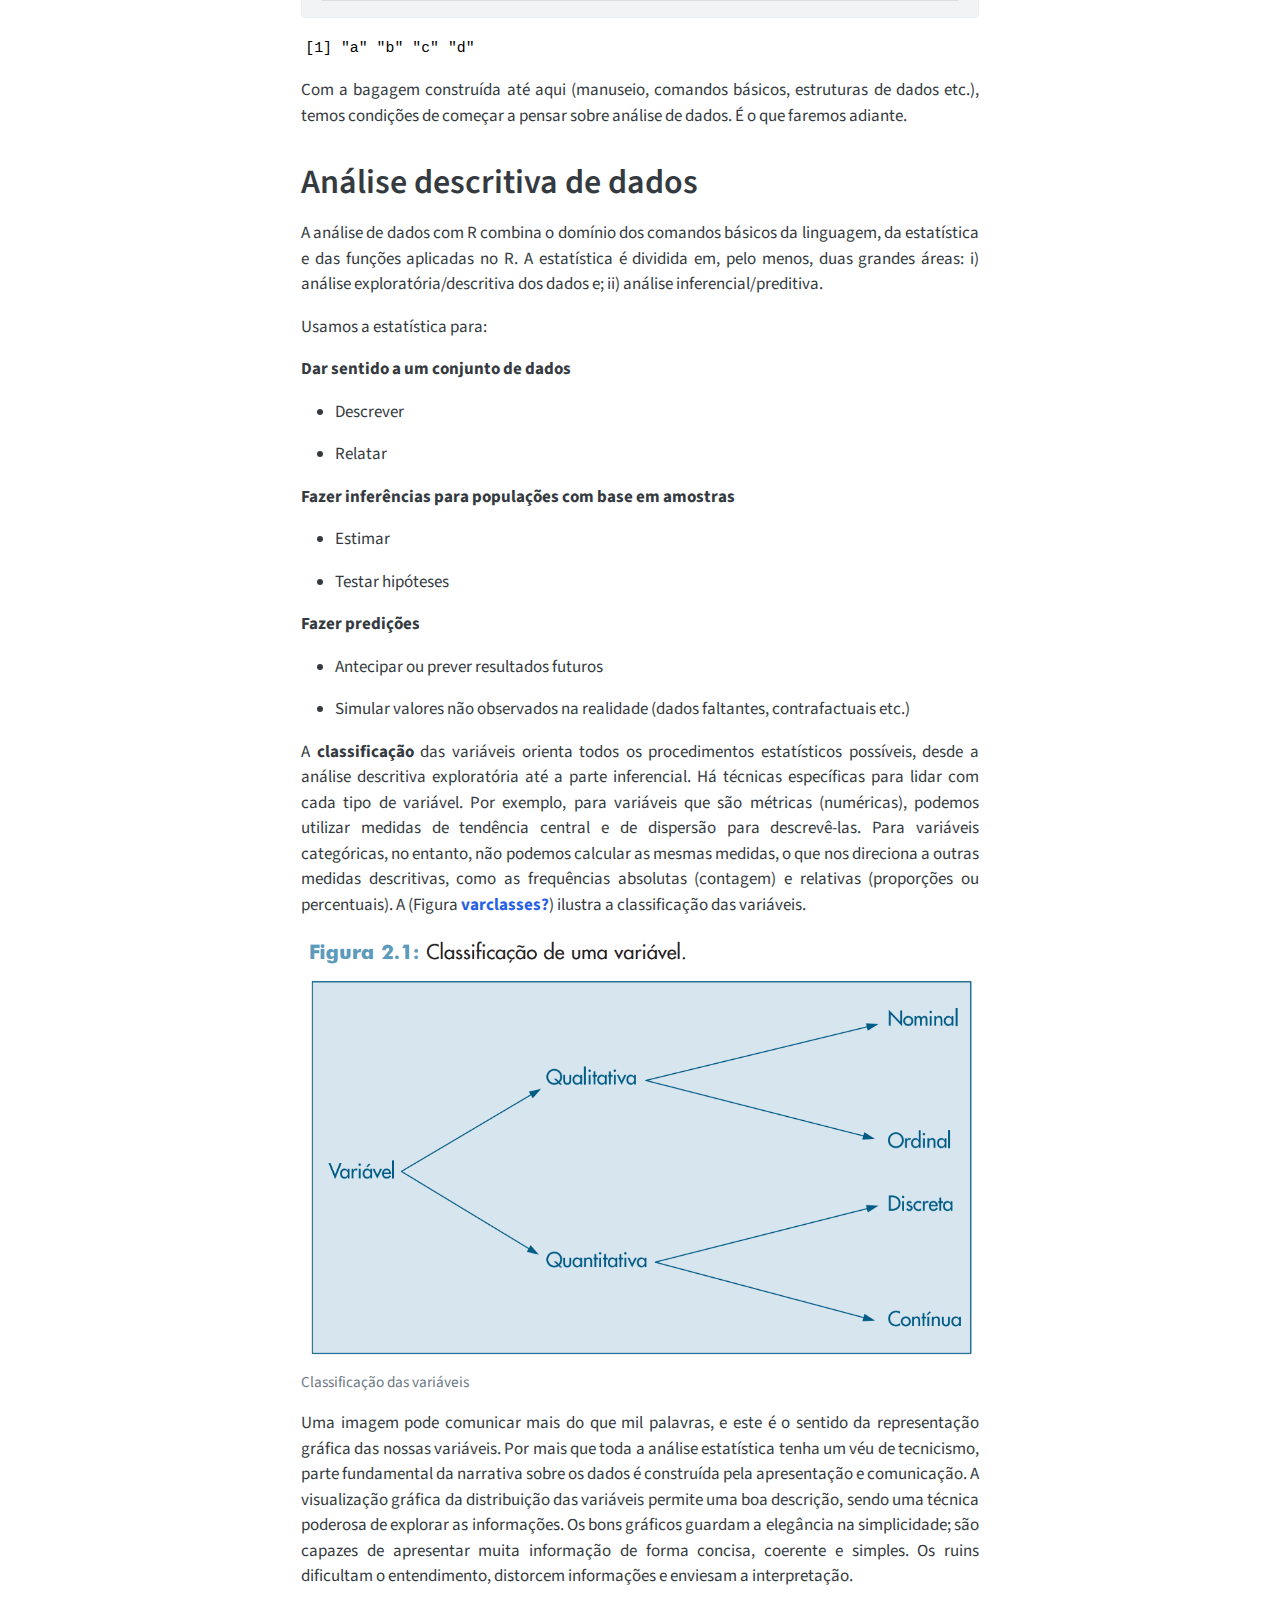
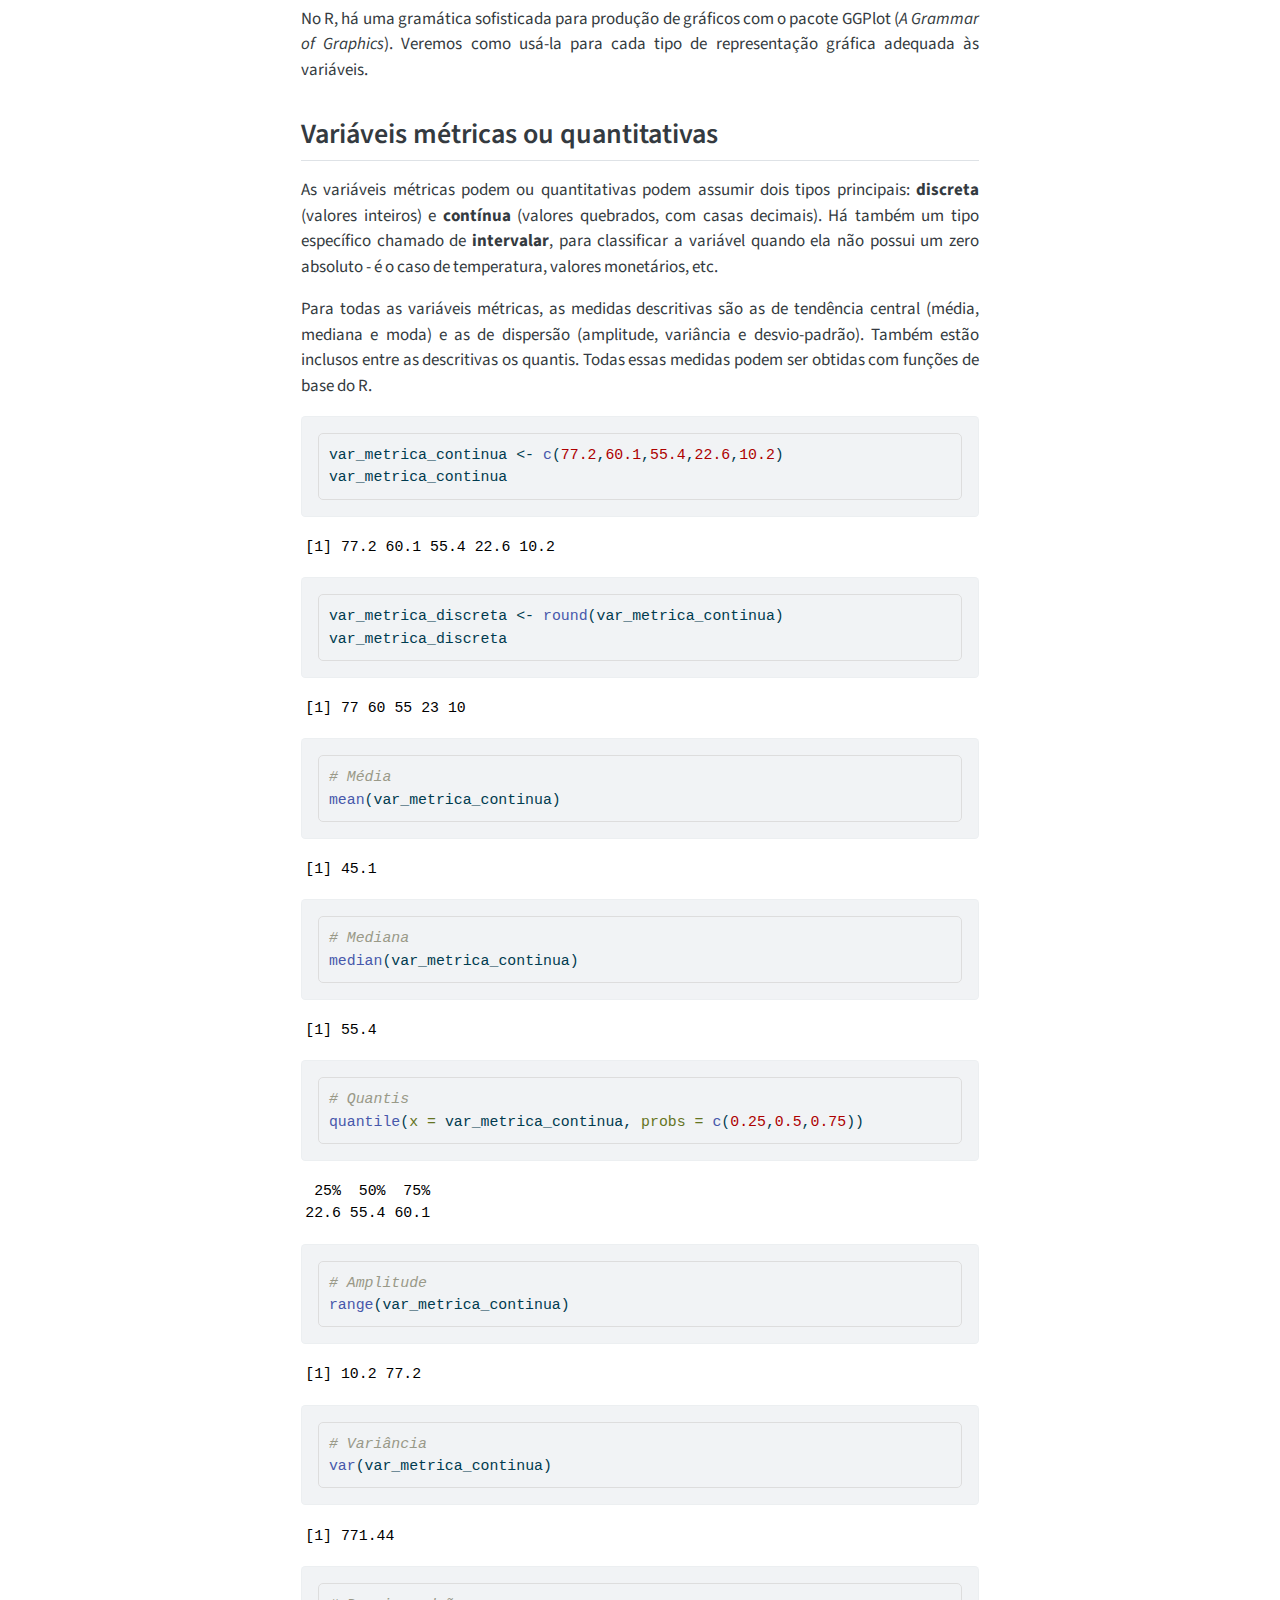
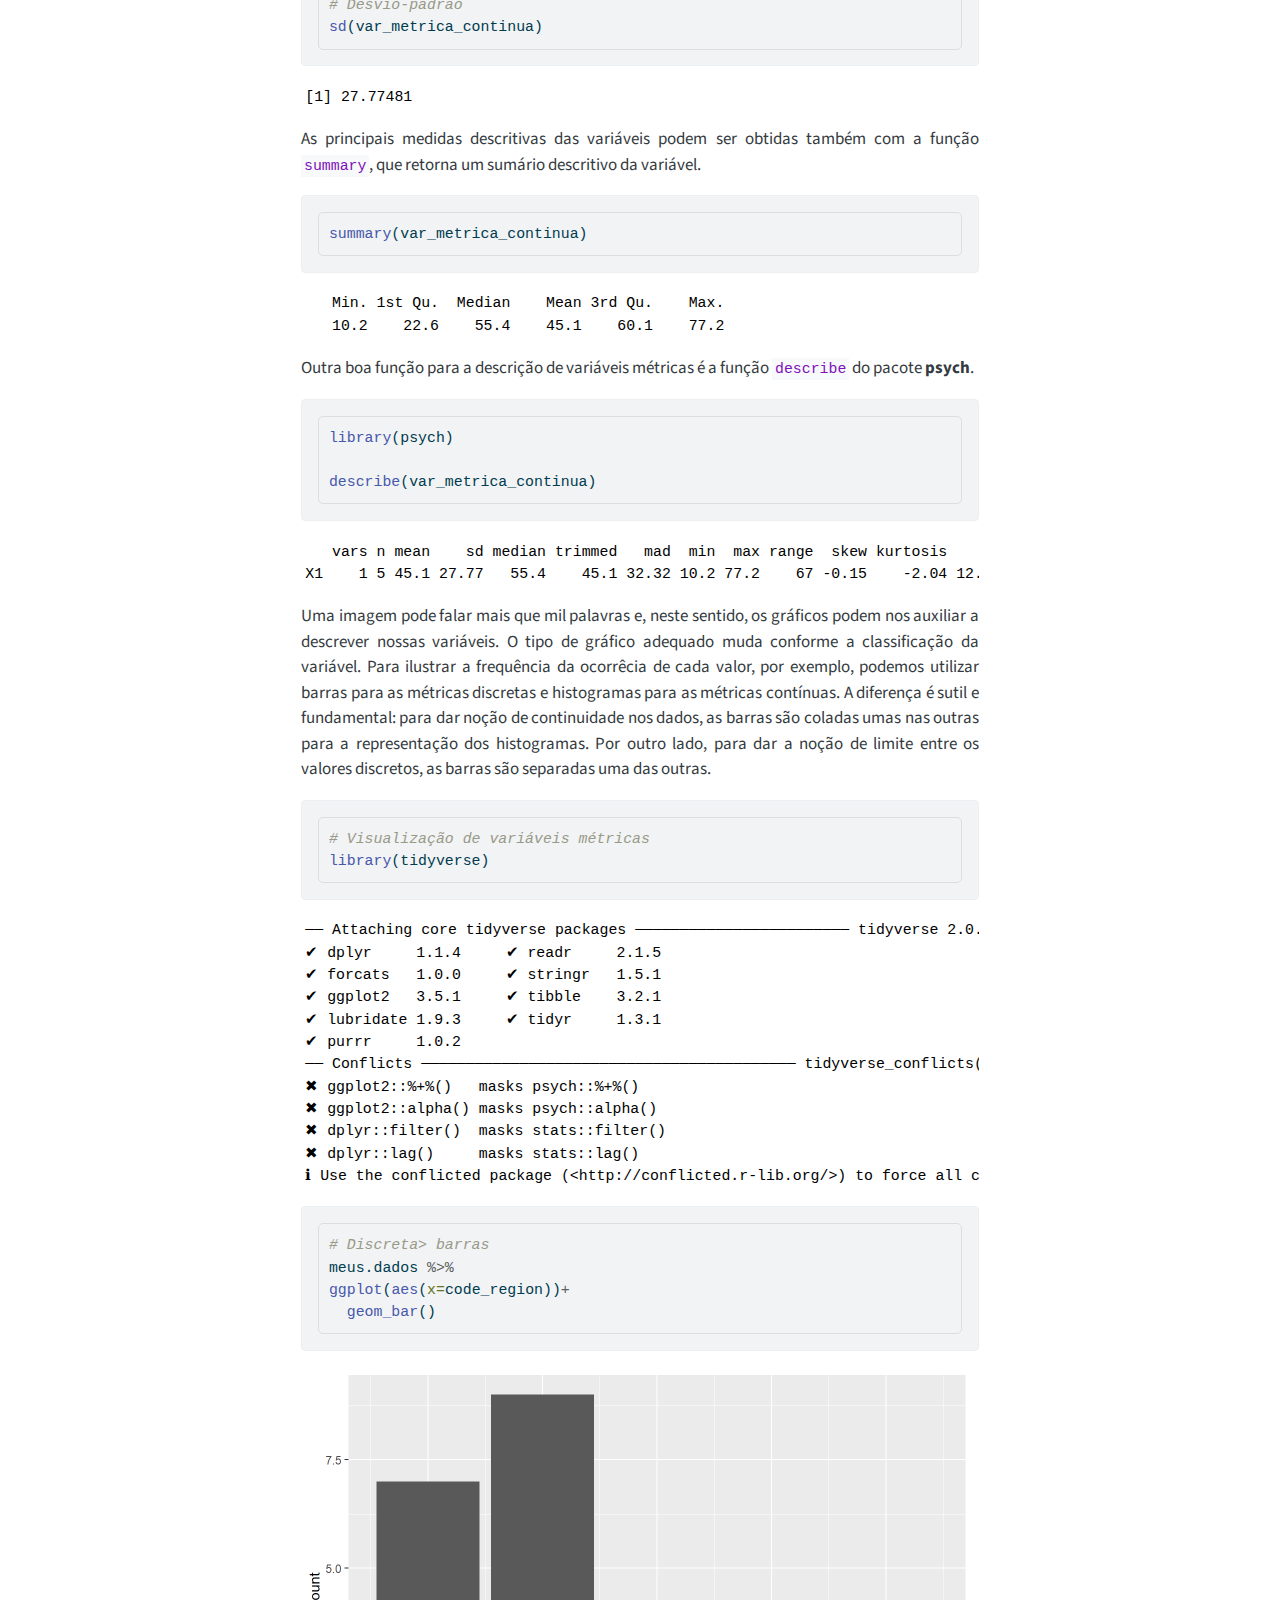
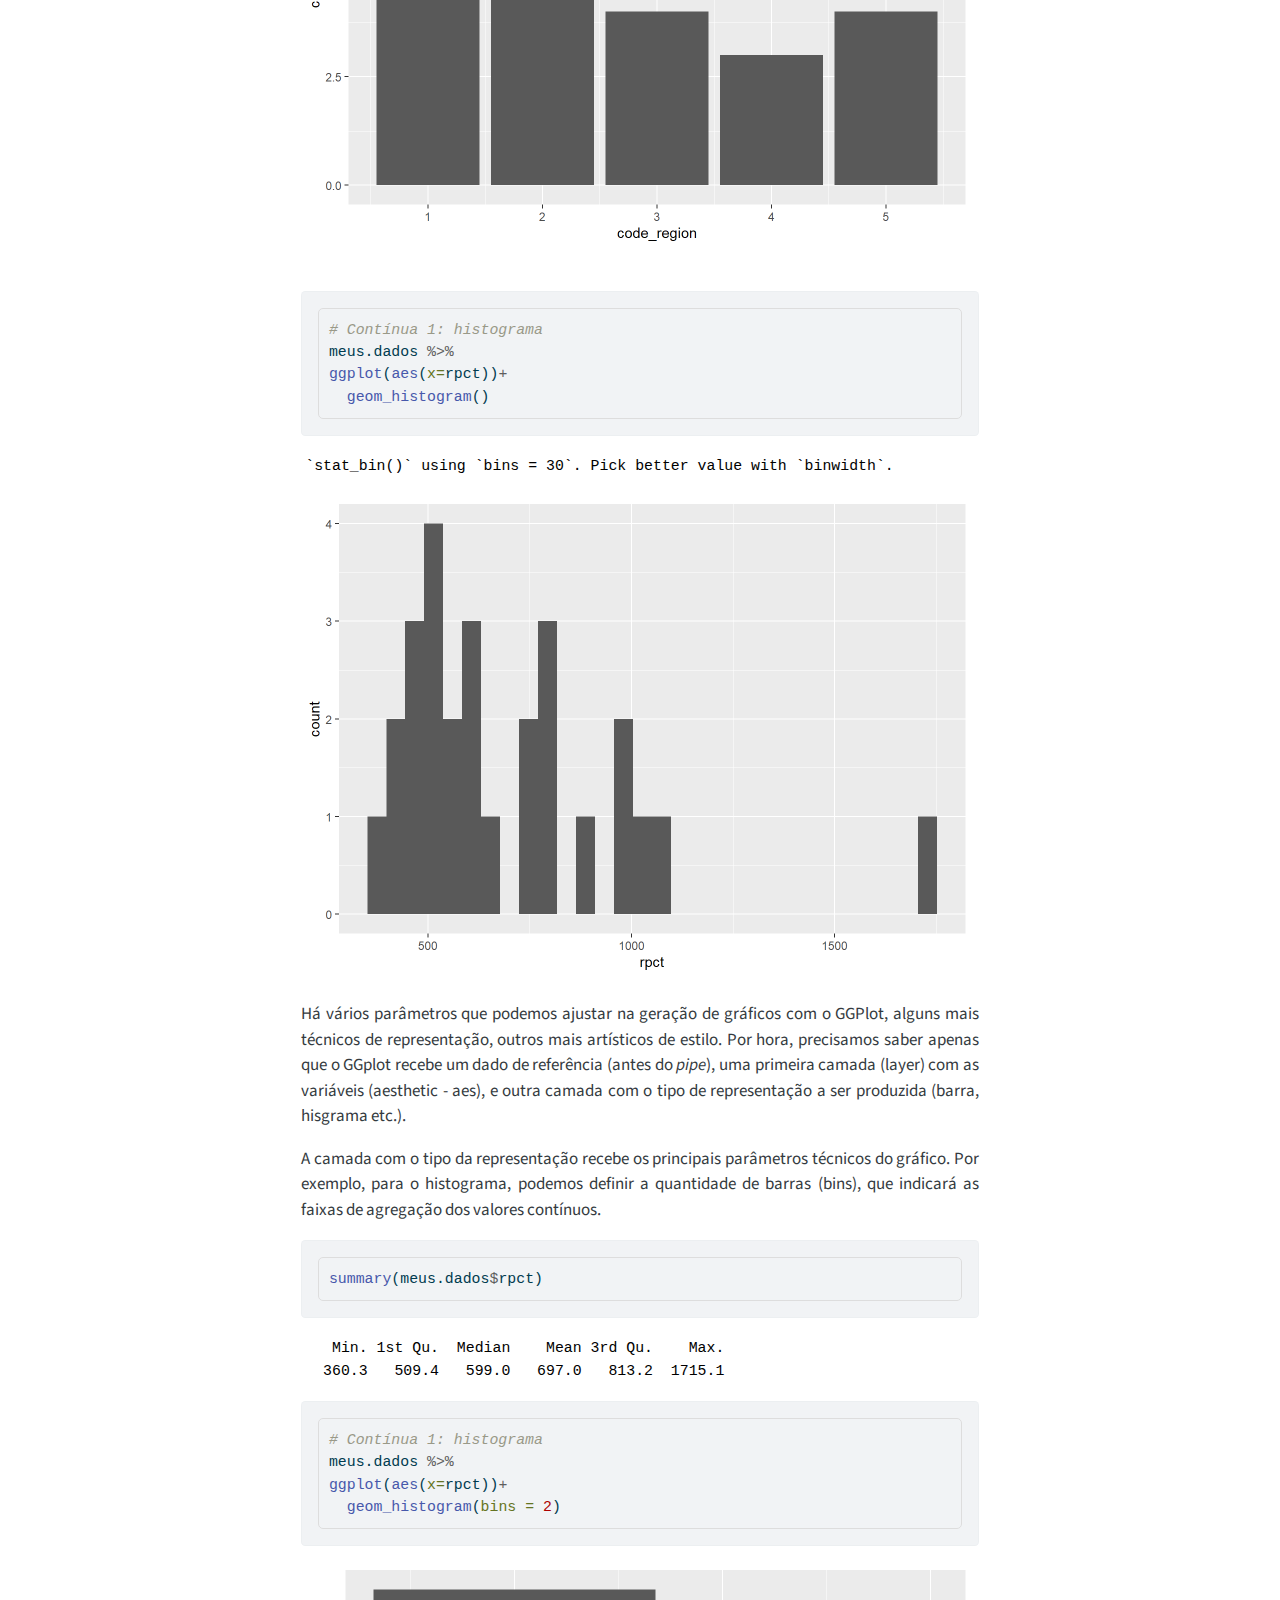
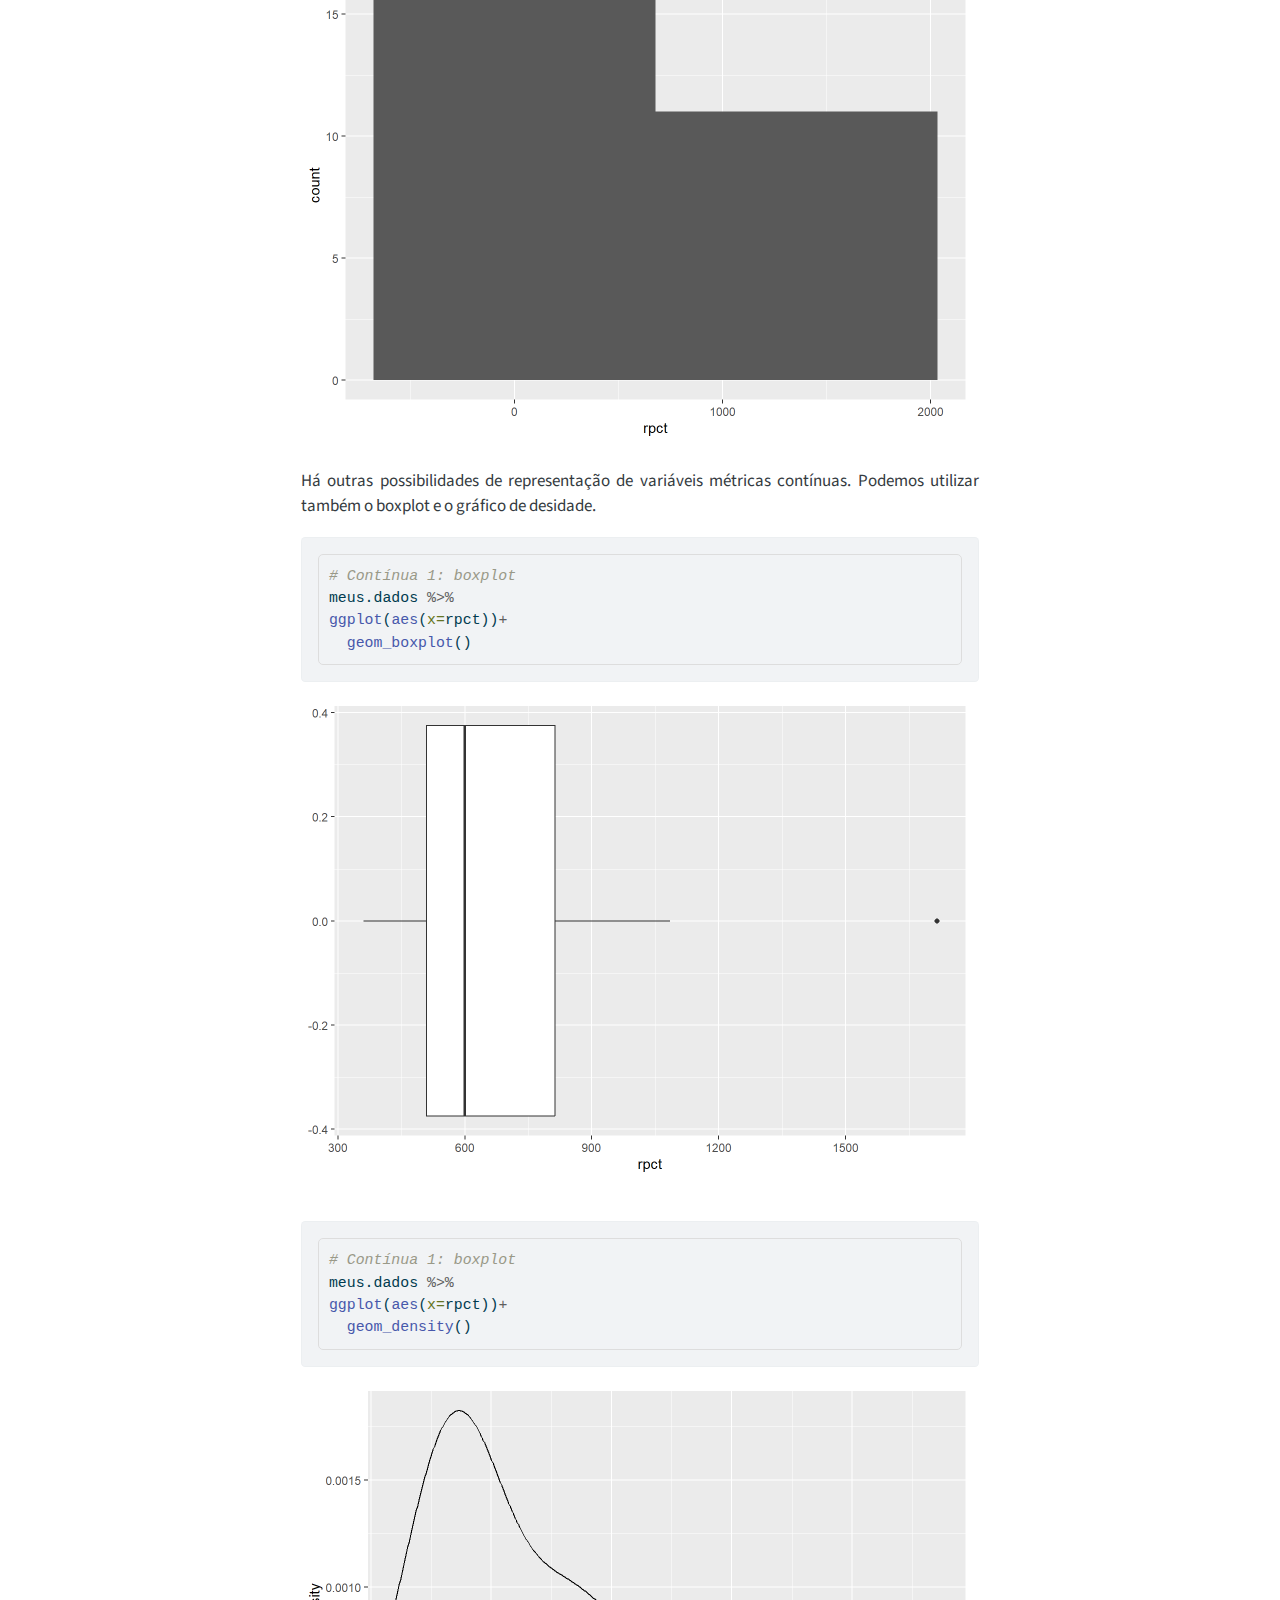
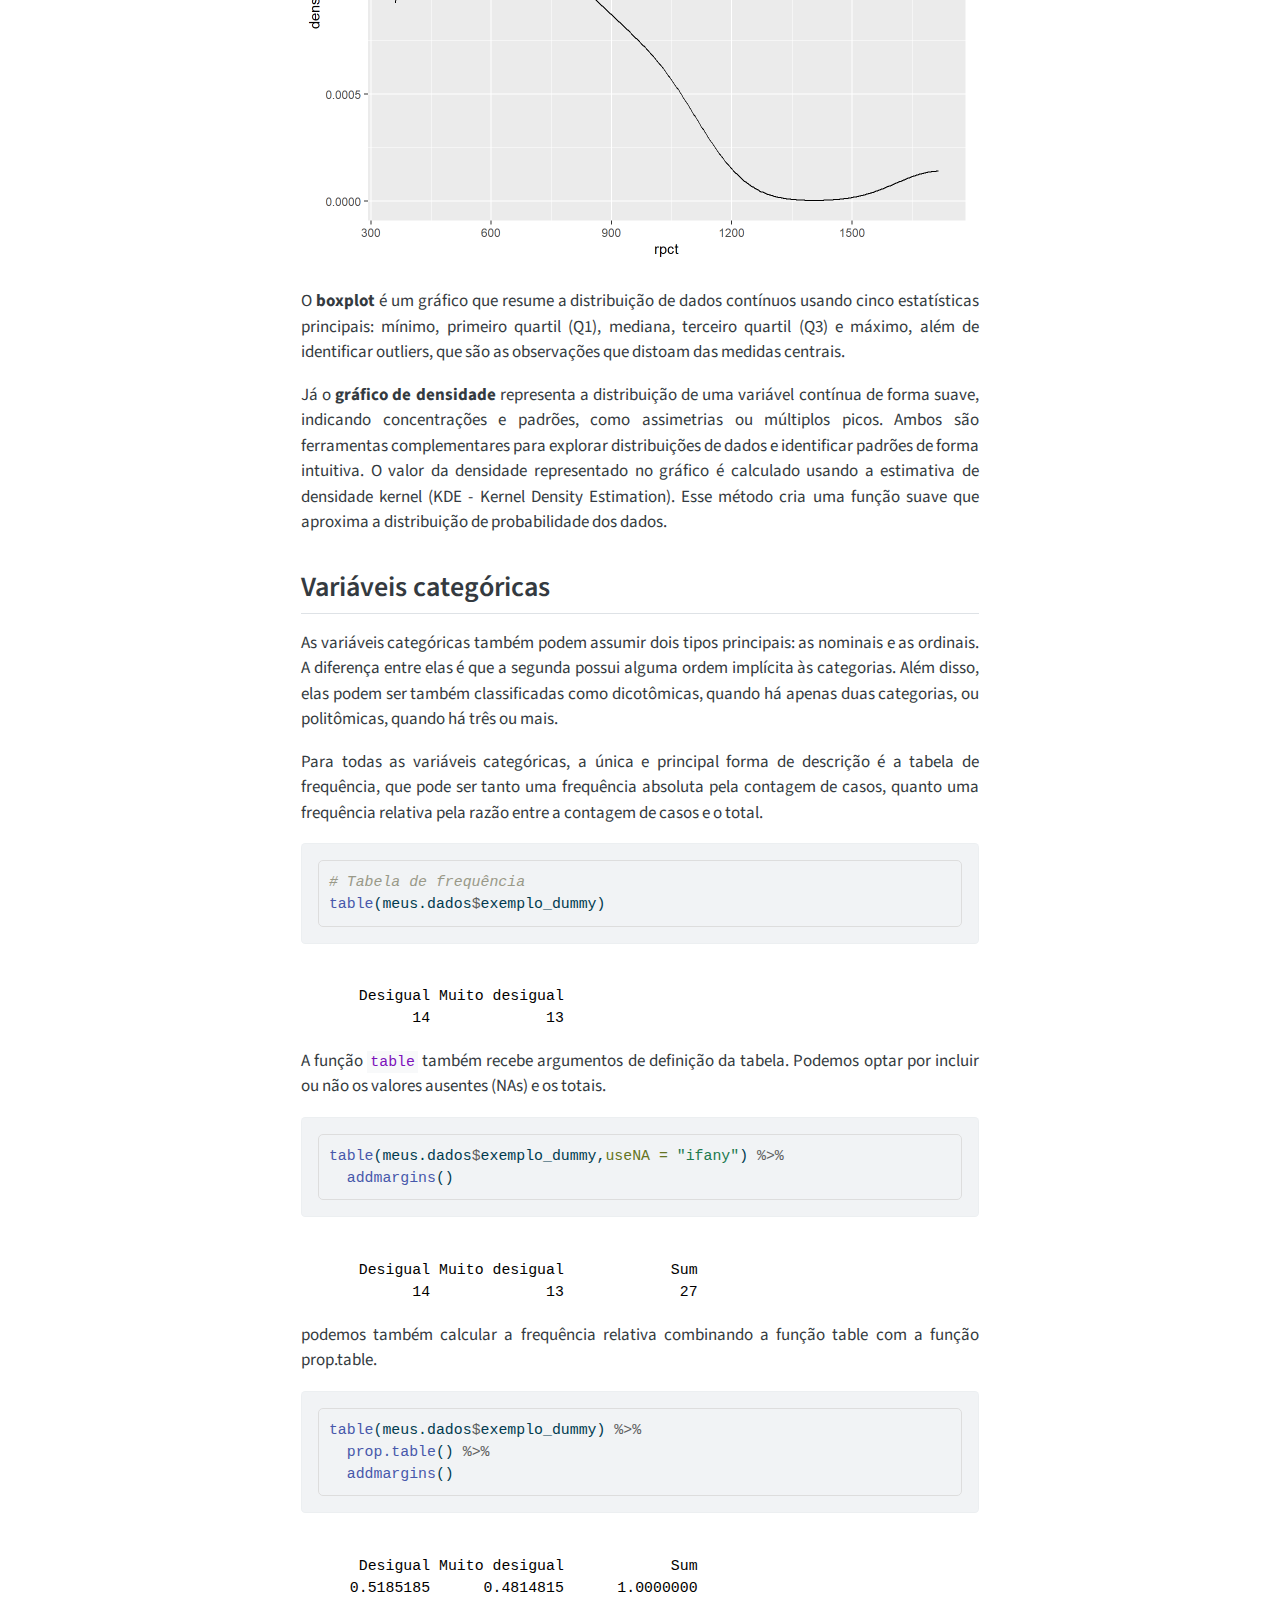
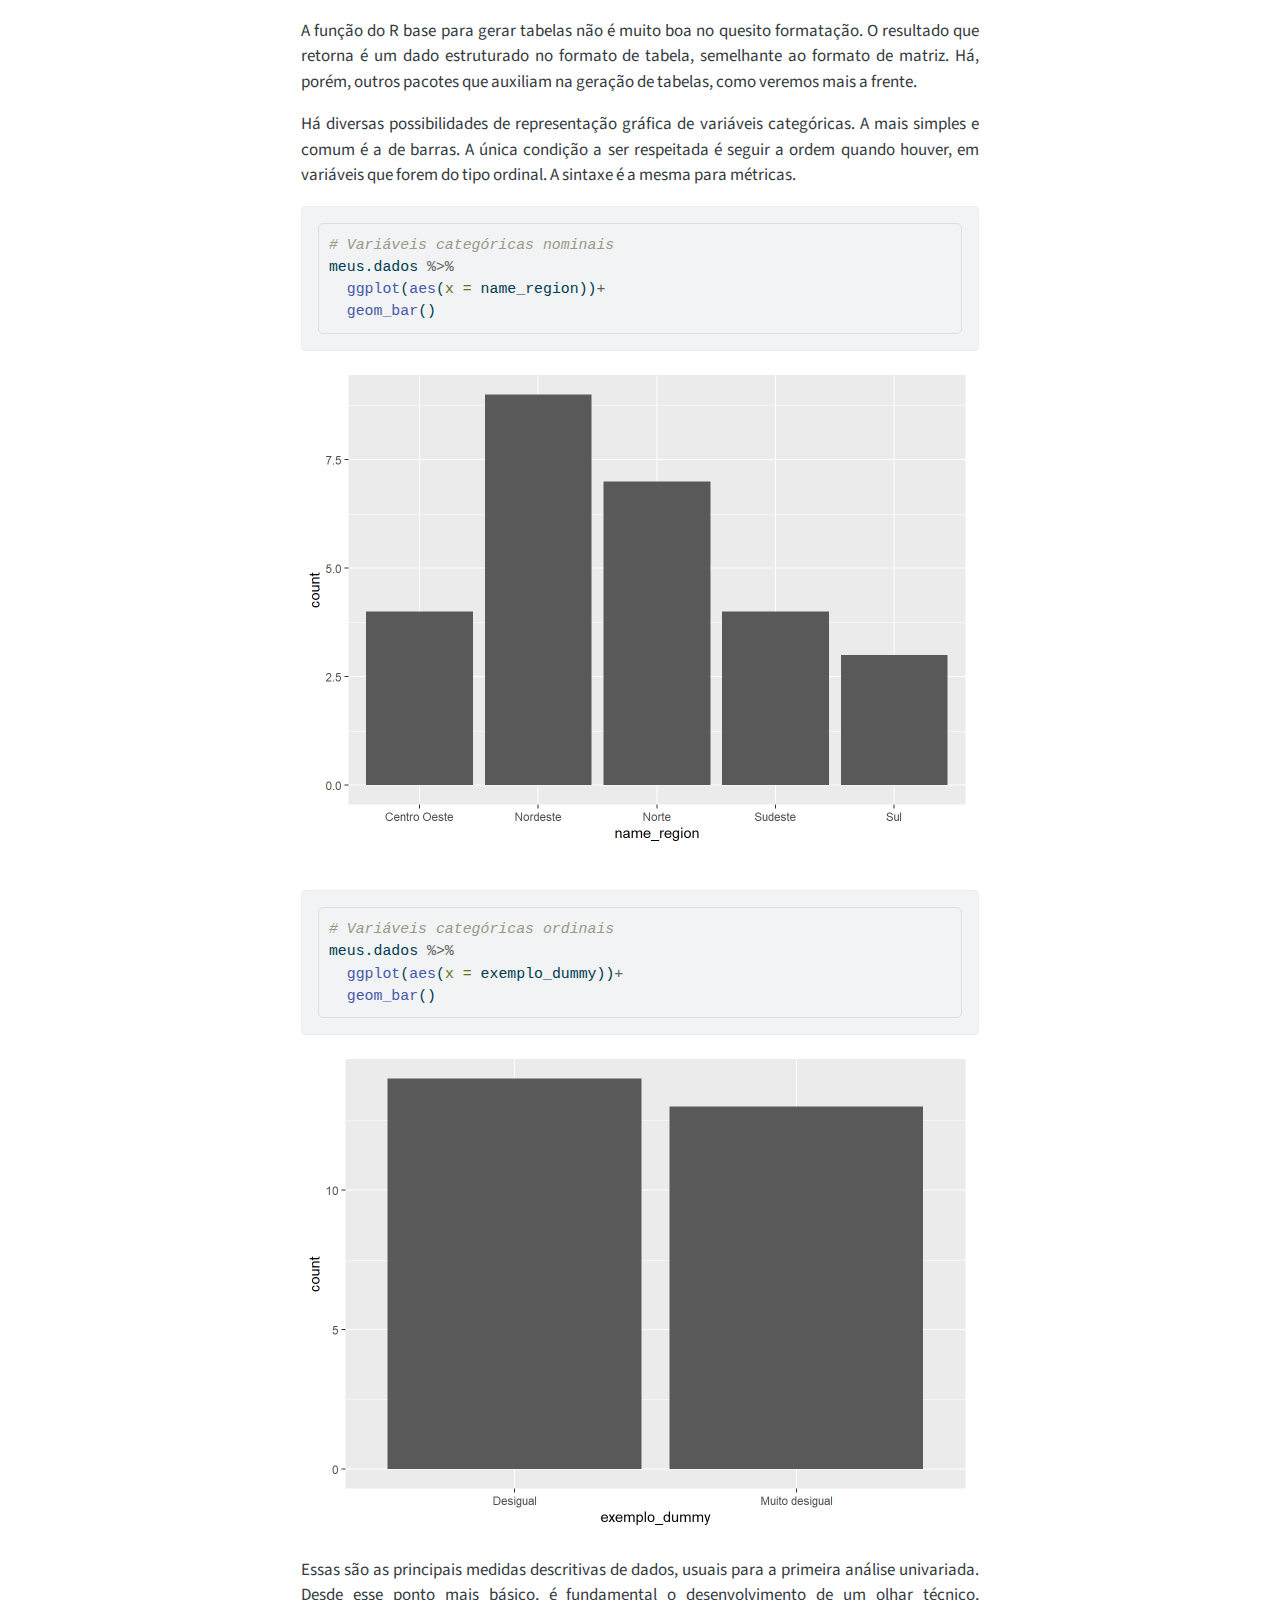
<file: docs/class04.html>
<!DOCTYPE html>
<html xmlns="http://www.w3.org/1999/xhtml" lang="en" xml:lang="en"><head>

<meta charset="utf-8">
<meta name="generator" content="quarto-1.5.57">

<meta name="viewport" content="width=device-width, initial-scale=1.0, user-scalable=yes">


<title>Capítulo 4 – Análise de dados com R</title>
<style>
code{white-space: pre-wrap;}
span.smallcaps{font-variant: small-caps;}
div.columns{display: flex; gap: min(4vw, 1.5em);}
div.column{flex: auto; overflow-x: auto;}
div.hanging-indent{margin-left: 1.5em; text-indent: -1.5em;}
ul.task-list{list-style: none;}
ul.task-list li input[type="checkbox"] {
  width: 0.8em;
  margin: 0 0.8em 0.2em -1em; /* quarto-specific, see https://github.com/quarto-dev/quarto-cli/issues/4556 */ 
  vertical-align: middle;
}
/* CSS for syntax highlighting */
pre > code.sourceCode { white-space: pre; position: relative; }
pre > code.sourceCode > span { line-height: 1.25; }
pre > code.sourceCode > span:empty { height: 1.2em; }
.sourceCode { overflow: visible; }
code.sourceCode > span { color: inherit; text-decoration: inherit; }
div.sourceCode { margin: 1em 0; }
pre.sourceCode { margin: 0; }
@media screen {
div.sourceCode { overflow: auto; }
}
@media print {
pre > code.sourceCode { white-space: pre-wrap; }
pre > code.sourceCode > span { display: inline-block; text-indent: -5em; padding-left: 5em; }
}
pre.numberSource code
  { counter-reset: source-line 0; }
pre.numberSource code > span
  { position: relative; left: -4em; counter-increment: source-line; }
pre.numberSource code > span > a:first-child::before
  { content: counter(source-line);
    position: relative; left: -1em; text-align: right; vertical-align: baseline;
    border: none; display: inline-block;
    -webkit-touch-callout: none; -webkit-user-select: none;
    -khtml-user-select: none; -moz-user-select: none;
    -ms-user-select: none; user-select: none;
    padding: 0 4px; width: 4em;
  }
pre.numberSource { margin-left: 3em;  padding-left: 4px; }
div.sourceCode
  {   }
@media screen {
pre > code.sourceCode > span > a:first-child::before { text-decoration: underline; }
}
</style>


<script src="site_libs/quarto-nav/quarto-nav.js"></script>
<script src="site_libs/quarto-nav/headroom.min.js"></script>
<script src="site_libs/clipboard/clipboard.min.js"></script>
<script src="site_libs/quarto-search/autocomplete.umd.js"></script>
<script src="site_libs/quarto-search/fuse.min.js"></script>
<script src="site_libs/quarto-search/quarto-search.js"></script>
<meta name="quarto:offset" content="./">
<link href="./references.html" rel="next">
<link href="./class03.html" rel="prev">
<script src="site_libs/quarto-html/quarto.js"></script>
<script src="site_libs/quarto-html/popper.min.js"></script>
<script src="site_libs/quarto-html/tippy.umd.min.js"></script>
<script src="site_libs/quarto-html/anchor.min.js"></script>
<link href="site_libs/quarto-html/tippy.css" rel="stylesheet">
<link href="site_libs/quarto-html/quarto-syntax-highlighting.css" rel="stylesheet" id="quarto-text-highlighting-styles">
<script src="site_libs/bootstrap/bootstrap.min.js"></script>
<link href="site_libs/bootstrap/bootstrap-icons.css" rel="stylesheet">
<link href="site_libs/bootstrap/bootstrap.min.css" rel="stylesheet" id="quarto-bootstrap" data-mode="light">
<script id="quarto-search-options" type="application/json">{
  "location": "sidebar",
  "copy-button": false,
  "collapse-after": 3,
  "panel-placement": "start",
  "type": "textbox",
  "limit": 50,
  "keyboard-shortcut": [
    "f",
    "/",
    "s"
  ],
  "show-item-context": false,
  "language": {
    "search-no-results-text": "No results",
    "search-matching-documents-text": "matching documents",
    "search-copy-link-title": "Copy link to search",
    "search-hide-matches-text": "Hide additional matches",
    "search-more-match-text": "more match in this document",
    "search-more-matches-text": "more matches in this document",
    "search-clear-button-title": "Clear",
    "search-text-placeholder": "",
    "search-detached-cancel-button-title": "Cancel",
    "search-submit-button-title": "Submit",
    "search-label": "Search"
  }
}</script>
<link href="site_libs/htmltools-fill-0.5.8.1/fill.css" rel="stylesheet">

<script src="site_libs/htmlwidgets-1.6.4/htmlwidgets.js"></script>

<script src="site_libs/plotly-binding-4.10.4/plotly.js"></script>

<script src="site_libs/typedarray-0.1/typedarray.min.js"></script>

<script src="site_libs/jquery-3.5.1/jquery.min.js"></script>

<link href="site_libs/crosstalk-1.2.1/css/crosstalk.min.css" rel="stylesheet">

<script src="site_libs/crosstalk-1.2.1/js/crosstalk.min.js"></script>

<link href="site_libs/plotly-htmlwidgets-css-2.11.1/plotly-htmlwidgets.css" rel="stylesheet">

<script src="site_libs/plotly-main-2.11.1/plotly-latest.min.js"></script>



<link rel="stylesheet" href="style.css">
</head>

<body class="nav-sidebar floating">

<div id="quarto-search-results"></div>
  <header id="quarto-header" class="headroom fixed-top">
  <nav class="quarto-secondary-nav">
    <div class="container-fluid d-flex">
      <button type="button" class="quarto-btn-toggle btn" data-bs-toggle="collapse" role="button" data-bs-target=".quarto-sidebar-collapse-item" aria-controls="quarto-sidebar" aria-expanded="false" aria-label="Toggle sidebar navigation" onclick="if (window.quartoToggleHeadroom) { window.quartoToggleHeadroom(); }">
        <i class="bi bi-layout-text-sidebar-reverse"></i>
      </button>
        <nav class="quarto-page-breadcrumbs" aria-label="breadcrumb"><ol class="breadcrumb"><li class="breadcrumb-item"><a href="./class04.html">Capítulo 4</a></li></ol></nav>
        <a class="flex-grow-1" role="navigation" data-bs-toggle="collapse" data-bs-target=".quarto-sidebar-collapse-item" aria-controls="quarto-sidebar" aria-expanded="false" aria-label="Toggle sidebar navigation" onclick="if (window.quartoToggleHeadroom) { window.quartoToggleHeadroom(); }">      
        </a>
      <button type="button" class="btn quarto-search-button" aria-label="Search" onclick="window.quartoOpenSearch();">
        <i class="bi bi-search"></i>
      </button>
    </div>
  </nav>
</header>
<!-- content -->
<div id="quarto-content" class="quarto-container page-columns page-rows-contents page-layout-article">
<!-- sidebar -->
  <nav id="quarto-sidebar" class="sidebar collapse collapse-horizontal quarto-sidebar-collapse-item sidebar-navigation floating overflow-auto">
    <div class="pt-lg-2 mt-2 text-left sidebar-header">
    <div class="sidebar-title mb-0 py-0">
      <a href="./">Análise de dados com R</a> 
    </div>
      </div>
        <div class="mt-2 flex-shrink-0 align-items-center">
        <div class="sidebar-search">
        <div id="quarto-search" class="" title="Search"></div>
        </div>
        </div>
    <div class="sidebar-menu-container"> 
    <ul class="list-unstyled mt-1">
        <li class="sidebar-item">
  <div class="sidebar-item-container"> 
  <a href="./index.html" class="sidebar-item-text sidebar-link">
 <span class="menu-text">Introdução</span></a>
  </div>
</li>
        <li class="sidebar-item">
  <div class="sidebar-item-container"> 
  <a href="./class01.html" class="sidebar-item-text sidebar-link">
 <span class="menu-text">Capítulo 1</span></a>
  </div>
</li>
        <li class="sidebar-item">
  <div class="sidebar-item-container"> 
  <a href="./class02.html" class="sidebar-item-text sidebar-link">
 <span class="menu-text">Capítulo 2</span></a>
  </div>
</li>
        <li class="sidebar-item">
  <div class="sidebar-item-container"> 
  <a href="./class03.html" class="sidebar-item-text sidebar-link">
 <span class="menu-text">Capítulo 3</span></a>
  </div>
</li>
        <li class="sidebar-item">
  <div class="sidebar-item-container"> 
  <a href="./class04.html" class="sidebar-item-text sidebar-link active">
 <span class="menu-text">Capítulo 4</span></a>
  </div>
</li>
        <li class="sidebar-item">
  <div class="sidebar-item-container"> 
  <a href="./references.html" class="sidebar-item-text sidebar-link">
 <span class="menu-text">Referências</span></a>
  </div>
</li>
    </ul>
    </div>
</nav>
<div id="quarto-sidebar-glass" class="quarto-sidebar-collapse-item" data-bs-toggle="collapse" data-bs-target=".quarto-sidebar-collapse-item"></div>
<!-- margin-sidebar -->
    <div id="quarto-margin-sidebar" class="sidebar margin-sidebar">
        <nav id="TOC" role="doc-toc" class="toc-active">
    <h2 id="toc-title">Table of contents</h2>
   
  <ul>
  <li><a href="#análise" id="toc-análise" class="nav-link active" data-scroll-target="#análise">Análise</a></li>
  <li><a href="#relações-condicionais" id="toc-relações-condicionais" class="nav-link" data-scroll-target="#relações-condicionais">Relações condicionais</a></li>
  <li><a href="#outras-estruturas-de-dados" id="toc-outras-estruturas-de-dados" class="nav-link" data-scroll-target="#outras-estruturas-de-dados">Outras estruturas de dados</a>
  <ul class="collapse">
  <li><a href="#matrizes" id="toc-matrizes" class="nav-link" data-scroll-target="#matrizes">Matrizes</a></li>
  <li><a href="#listas" id="toc-listas" class="nav-link" data-scroll-target="#listas">Listas</a></li>
  </ul></li>
  <li><a href="#análise-descritiva-de-dados" id="toc-análise-descritiva-de-dados" class="nav-link" data-scroll-target="#análise-descritiva-de-dados">Análise descritiva de dados</a>
  <ul class="collapse">
  <li><a href="#variáveis-métricas-ou-quantitativas" id="toc-variáveis-métricas-ou-quantitativas" class="nav-link" data-scroll-target="#variáveis-métricas-ou-quantitativas">Variáveis métricas ou quantitativas</a></li>
  <li><a href="#variáveis-categóricas" id="toc-variáveis-categóricas" class="nav-link" data-scroll-target="#variáveis-categóricas">Variáveis categóricas</a></li>
  <li><a href="#estilização-de-gráficos-com-ggplot" id="toc-estilização-de-gráficos-com-ggplot" class="nav-link" data-scroll-target="#estilização-de-gráficos-com-ggplot">Estilização de gráficos com GGPlot</a></li>
  <li><a href="#group-by" id="toc-group-by" class="nav-link" data-scroll-target="#group-by">Group by</a></li>
  </ul></li>
  <li><a href="#extra" id="toc-extra" class="nav-link" data-scroll-target="#extra">Extra</a></li>
  </ul>
</nav>
    </div>
<!-- main -->
<main class="content" id="quarto-document-content">

<header id="title-block-header" class="quarto-title-block default">
<div class="quarto-title">
<h1 class="title">Capítulo 4</h1>
</div>



<div class="quarto-title-meta">

    
  
    
  </div>
  


</header>


<section id="análise" class="level2">
<h2 class="anchored" data-anchor-id="análise">Análise</h2>
<p>Nos capítulos II e III, vimos as funções mais importantes para o manuseio de bases de dados estruturadas. Agora, iniciaremos o estudo da análise dos dados. Partiremos do ponto mais básico e fundamental que é a descrição. Antes, porém, vamos avançar um pouco mais em comandos e estrutura de dados.</p>
</section>
<section id="relações-condicionais" class="level2">
<h2 class="anchored" data-anchor-id="relações-condicionais">Relações condicionais</h2>
<p>As relações condicionais permitem o retorno de um resultado caso determinada condição seja verificada. A condição a ser verificada pode ser definida com testes lógicos e relacionais (e/ou), conforme veremos adiante. As funções mais usadas para isso são if e else.</p>
<p>O funcionamento é simples: se uma condição for verdadeira (TRUE), um bloco de código é executado; caso contrário, outra ação pode ser realizada.</p>
<p>No R, a estrutura do comando é a seguinte:</p>
<blockquote class="blockquote">
<blockquote class="blockquote">
<blockquote class="blockquote">
<p>if ( condição ) { # Código executado se a condição for verdadeira } else { # Código executado se a condição for falsa }</p>
</blockquote>
</blockquote>
</blockquote>
<p>Também podemos usar a função <code>ifelse</code></p>
<blockquote class="blockquote">
<blockquote class="blockquote">
<blockquote class="blockquote">
<p>ifelse( test = condição, yes = se a condição for verdadeira, no = se a condição for falsa )</p>
</blockquote>
</blockquote>
</blockquote>
<div class="cell">
<div class="sourceCode cell-code" id="cb1"><pre class="sourceCode r code-with-copy"><code class="sourceCode r"><span id="cb1-1"><a href="#cb1-1" aria-hidden="true" tabindex="-1"></a><span class="cf">if</span>( <span class="dv">2</span> <span class="sc">&gt;</span> <span class="dv">0</span> ) { <span class="fu">print</span>(<span class="st">"Dois é maior que zero"</span>) }</span></code><button title="Copy to Clipboard" class="code-copy-button"><i class="bi"></i></button></pre></div>
<div class="cell-output cell-output-stdout">
<pre><code>[1] "Dois é maior que zero"</code></pre>
</div>
</div>
<p>No exemplo acima, como a condição foi verificada (TRUE), a função retornou o output inserido entre chaves. Caso a condição não tivesse sido verificada, como no exemplo abaixo, não retornaria nenhum valor de output.</p>
<div class="cell">
<div class="sourceCode cell-code" id="cb3"><pre class="sourceCode r code-with-copy"><code class="sourceCode r"><span id="cb3-1"><a href="#cb3-1" aria-hidden="true" tabindex="-1"></a><span class="cf">if</span>( <span class="dv">0</span> <span class="sc">&gt;</span> <span class="dv">2</span> ) { <span class="fu">print</span>(<span class="st">"Zero é maior do que dois"</span>) }</span></code><button title="Copy to Clipboard" class="code-copy-button"><i class="bi"></i></button></pre></div>
</div>
<p>Para retornar um valor quando a condição não é verificada, temos que incluir a condição <code>else</code>.</p>
<div class="cell">
<div class="sourceCode cell-code" id="cb4"><pre class="sourceCode r code-with-copy"><code class="sourceCode r"><span id="cb4-1"><a href="#cb4-1" aria-hidden="true" tabindex="-1"></a><span class="cf">if</span>( <span class="dv">0</span> <span class="sc">&gt;</span> <span class="dv">2</span> ) { <span class="fu">print</span>(<span class="st">"Zero é maior do que dois"</span>) } <span class="cf">else</span>{<span class="fu">print</span>(<span class="st">"Zero NÃO É maior do que dois"</span>)}</span></code><button title="Copy to Clipboard" class="code-copy-button"><i class="bi"></i></button></pre></div>
<div class="cell-output cell-output-stdout">
<pre><code>[1] "Zero NÃO É maior do que dois"</code></pre>
</div>
</div>
<p>Agora, vejamos como funciona o comando com a função <code>ifelse</code></p>
<div class="cell">
<div class="sourceCode cell-code" id="cb6"><pre class="sourceCode r code-with-copy"><code class="sourceCode r"><span id="cb6-1"><a href="#cb6-1" aria-hidden="true" tabindex="-1"></a><span class="fu">ifelse</span>(<span class="at">test =</span> <span class="dv">0</span> <span class="sc">&gt;</span> <span class="dv">2</span>,<span class="at">yes =</span> <span class="st">"Zero é maior"</span>, <span class="at">no =</span> <span class="st">"Zero é menor"</span>)</span></code><button title="Copy to Clipboard" class="code-copy-button"><i class="bi"></i></button></pre></div>
<div class="cell-output cell-output-stdout">
<pre><code>[1] "Zero é menor"</code></pre>
</div>
</div>
<p>As relações condicionais são fundamentais na análise de dados e programação porque permitem que o programa tome decisões com base em condições específicas. Isso é especialmente útil para manipular dados, personalizar processos e automatizar tarefas. Podemos, por exemplo, utilizar a função para criar variáveis dummies (0/1), caso determinada condição seja verificada.</p>
<div class="cell">
<div class="sourceCode cell-code" id="cb8"><pre class="sourceCode r code-with-copy"><code class="sourceCode r"><span id="cb8-1"><a href="#cb8-1" aria-hidden="true" tabindex="-1"></a><span class="fu">library</span>(rio)</span>
<span id="cb8-2"><a href="#cb8-2" aria-hidden="true" tabindex="-1"></a>meus.dados <span class="ot">&lt;-</span> <span class="fu">import</span>(<span class="st">"G:/Meu Drive/02 - GitHub/R-Intro/A02 - Explore II/0 - data/mydata.RDS"</span>)</span></code><button title="Copy to Clipboard" class="code-copy-button"><i class="bi"></i></button></pre></div>
</div>
<div class="cell">
<div class="sourceCode cell-code" id="cb9"><pre class="sourceCode r code-with-copy"><code class="sourceCode r"><span id="cb9-1"><a href="#cb9-1" aria-hidden="true" tabindex="-1"></a>meus.dados<span class="sc">$</span>exemplo_dummy <span class="ot">&lt;-</span> <span class="fu">ifelse</span>(meus.dados<span class="sc">$</span>gini <span class="sc">&gt;</span> <span class="fl">0.6</span>,</span>
<span id="cb9-2"><a href="#cb9-2" aria-hidden="true" tabindex="-1"></a>                                   <span class="at">yes =</span> <span class="st">"Muito desigual"</span>,</span>
<span id="cb9-3"><a href="#cb9-3" aria-hidden="true" tabindex="-1"></a>                                   <span class="at">no =</span> <span class="st">"Desigual"</span>)</span>
<span id="cb9-4"><a href="#cb9-4" aria-hidden="true" tabindex="-1"></a></span>
<span id="cb9-5"><a href="#cb9-5" aria-hidden="true" tabindex="-1"></a>meus.dados[,<span class="fu">c</span>(<span class="st">"uf"</span>,<span class="st">"gini"</span>,<span class="st">"exemplo_dummy"</span>)]</span></code><button title="Copy to Clipboard" class="code-copy-button"><i class="bi"></i></button></pre></div>
<div class="cell-output cell-output-stdout">
<pre><code>   uf gini  exemplo_dummy
1  AC 0.63 Muito desigual
2  AL 0.63 Muito desigual
3  AM 0.65 Muito desigual
4  AP 0.60       Desigual
5  BA 0.62 Muito desigual
6  CE 0.61 Muito desigual
7  DF 0.63 Muito desigual
8  ES 0.56       Desigual
9  GO 0.55       Desigual
10 MA 0.62 Muito desigual
11 MG 0.56       Desigual
12 MS 0.56       Desigual
13 MT 0.55       Desigual
14 PA 0.62 Muito desigual
15 PB 0.61 Muito desigual
16 PE 0.62 Muito desigual
17 PI 0.61 Muito desigual
18 PR 0.53       Desigual
19 RJ 0.59       Desigual
20 RN 0.60       Desigual
21 RO 0.56       Desigual
22 RR 0.63 Muito desigual
23 RS 0.54       Desigual
24 SC 0.49       Desigual
25 SE 0.62 Muito desigual
26 SP 0.56       Desigual
27 TO 0.60       Desigual</code></pre>
</div>
</div>
</section>
<section id="outras-estruturas-de-dados" class="level2">
<h2 class="anchored" data-anchor-id="outras-estruturas-de-dados">Outras estruturas de dados</h2>
<p>Até aqui, vimos apenas vetores e data.frames, pois nosso interesse tem sido o manuseio de dados que já estão estruturados com observações nas linhas e variáveis nas colunas. Durante a análise e visualização dos dados, trabalharemos com outras estruturas de dados. Vejamos duas que serão mais frequentes: as matrizes e as listas.</p>
<section id="matrizes" class="level3">
<h3 class="anchored" data-anchor-id="matrizes">Matrizes</h3>
<p><strong>Matriz</strong> é uma estrutura de dados bidimensional que organiza elementos em linhas e colunas, todos do mesmo tipo (geralmente numéricos ou caracteres). É útil para manipular dados tabulares em cálculos matemáticos ou estatísticos.</p>
<p>Para criar uma matriz, usamos a função <code>matrix()</code>, que recebe como argumentos os valores que serão guardados nela, as dimensões da matriz (quantidade de linhas e colunas) e a direção em que os valores serão guardados (se seguindo linhas ou colunas). Vejamos o exemplo abaixo.</p>
<div class="cell">
<div class="sourceCode cell-code" id="cb11"><pre class="sourceCode r code-with-copy"><code class="sourceCode r"><span id="cb11-1"><a href="#cb11-1" aria-hidden="true" tabindex="-1"></a>minha.matriz <span class="ot">&lt;-</span> <span class="fu">matrix</span>(<span class="dv">1</span><span class="sc">:</span><span class="dv">10</span>,<span class="at">nrow=</span><span class="dv">5</span>,<span class="at">ncol =</span> <span class="dv">2</span>,<span class="at">byrow =</span> T)</span>
<span id="cb11-2"><a href="#cb11-2" aria-hidden="true" tabindex="-1"></a>minha.matriz</span></code><button title="Copy to Clipboard" class="code-copy-button"><i class="bi"></i></button></pre></div>
<div class="cell-output cell-output-stdout">
<pre><code>     [,1] [,2]
[1,]    1    2
[2,]    3    4
[3,]    5    6
[4,]    7    8
[5,]    9   10</code></pre>
</div>
</div>
<p>Note que os valores de 1 a 10 foram despejados na matriz seguindo as linhas. O principal uso de matrizes é para cálculos estatísticos, por isso é fundamental conhecer essa estrutura para a análise de dados. As tabelas de frequência, por exemplo, são geralmente costruídas em um formato semelhante ao da matriz.</p>
</section>
<section id="listas" class="level3">
<h3 class="anchored" data-anchor-id="listas">Listas</h3>
<p>As listas são mais flexíveis e muito úteis na programação. Trata-se de uma estrutura de dados que pode armazenar diferentes tipos de objetos em um único lugar. Isso significa que você pode combinar vetores, matrizes, data frames, ou até mesmo outras listas em um só objeto. Com isso, podemos utilizar as listas para diversos fins, seja para guardar tabelas e gráficos, seja para organizar resultados complexos de análises, como saídas de modelos estatísticos.</p>
<div class="cell">
<div class="sourceCode cell-code" id="cb13"><pre class="sourceCode r code-with-copy"><code class="sourceCode r"><span id="cb13-1"><a href="#cb13-1" aria-hidden="true" tabindex="-1"></a>minha.lista <span class="ot">&lt;-</span> <span class="fu">list</span>(</span>
<span id="cb13-2"><a href="#cb13-2" aria-hidden="true" tabindex="-1"></a>  <span class="at">nomes =</span> <span class="fu">c</span>(<span class="st">"Victor"</span>,<span class="st">"Joana"</span>,<span class="st">"Mateus"</span>,<span class="st">"Karina"</span>),</span>
<span id="cb13-3"><a href="#cb13-3" aria-hidden="true" tabindex="-1"></a>  <span class="at">casos =</span> <span class="dv">4</span>,</span>
<span id="cb13-4"><a href="#cb13-4" aria-hidden="true" tabindex="-1"></a>  <span class="at">mydata =</span> <span class="fu">data.frame</span>(<span class="at">letras=</span>letters[<span class="dv">1</span><span class="sc">:</span><span class="dv">4</span>],<span class="at">numeros=</span><span class="dv">1</span><span class="sc">:</span><span class="dv">4</span>),</span>
<span id="cb13-5"><a href="#cb13-5" aria-hidden="true" tabindex="-1"></a>  <span class="at">matriz =</span> <span class="fu">matrix</span>(<span class="dv">1</span><span class="sc">:</span><span class="dv">4</span>, <span class="at">nrow =</span> <span class="dv">4</span>,<span class="at">ncol =</span> <span class="dv">1</span>)</span>
<span id="cb13-6"><a href="#cb13-6" aria-hidden="true" tabindex="-1"></a>)</span>
<span id="cb13-7"><a href="#cb13-7" aria-hidden="true" tabindex="-1"></a>minha.lista</span></code><button title="Copy to Clipboard" class="code-copy-button"><i class="bi"></i></button></pre></div>
<div class="cell-output cell-output-stdout">
<pre><code>$nomes
[1] "Victor" "Joana"  "Mateus" "Karina"

$casos
[1] 4

$mydata
  letras numeros
1      a       1
2      b       2
3      c       3
4      d       4

$matriz
     [,1]
[1,]    1
[2,]    2
[3,]    3
[4,]    4</code></pre>
</div>
</div>
<p>O manuseio das informações guardadas na lista segue a sua complexidade. Para acessar os elementos da lista, é preciso usar dois colchetes [[ ]].</p>
<div class="cell">
<div class="sourceCode cell-code" id="cb15"><pre class="sourceCode r code-with-copy"><code class="sourceCode r"><span id="cb15-1"><a href="#cb15-1" aria-hidden="true" tabindex="-1"></a>minha.lista[[<span class="dv">1</span>]]</span></code><button title="Copy to Clipboard" class="code-copy-button"><i class="bi"></i></button></pre></div>
<div class="cell-output cell-output-stdout">
<pre><code>[1] "Victor" "Joana"  "Mateus" "Karina"</code></pre>
</div>
</div>
<p>Depois, podemos usar os comandos para localizar as informações guardadas nos elementos da lista. Se o elemento é um vetor, seguimos a localização de valores em um vetor, se é um data.frame, seguimos a do data.frame, conforme abaixo.</p>
<div class="cell">
<div class="sourceCode cell-code" id="cb17"><pre class="sourceCode r code-with-copy"><code class="sourceCode r"><span id="cb17-1"><a href="#cb17-1" aria-hidden="true" tabindex="-1"></a>minha.lista[[<span class="dv">1</span>]][<span class="dv">2</span>] <span class="co"># segundo valor do vetor guardado</span></span></code><button title="Copy to Clipboard" class="code-copy-button"><i class="bi"></i></button></pre></div>
<div class="cell-output cell-output-stdout">
<pre><code>[1] "Joana"</code></pre>
</div>
<div class="sourceCode cell-code" id="cb19"><pre class="sourceCode r code-with-copy"><code class="sourceCode r"><span id="cb19-1"><a href="#cb19-1" aria-hidden="true" tabindex="-1"></a>minha.lista[[<span class="dv">3</span>]][,<span class="dv">1</span>] <span class="co"># primeira coluna da base de dados guardada</span></span></code><button title="Copy to Clipboard" class="code-copy-button"><i class="bi"></i></button></pre></div>
<div class="cell-output cell-output-stdout">
<pre><code>[1] "a" "b" "c" "d"</code></pre>
</div>
</div>
<p>Com a bagagem construída até aqui (manuseio, comandos básicos, estruturas de dados etc.), temos condições de começar a pensar sobre análise de dados. É o que faremos adiante.</p>
</section>
</section>
<section id="análise-descritiva-de-dados" class="level1">
<h1>Análise descritiva de dados</h1>
<p>A análise de dados com R combina o domínio dos comandos básicos da linguagem, da estatística e das funções aplicadas no R. A estatística é dividida em, pelo menos, duas grandes áreas: i) análise exploratória/descritiva dos dados e; ii) análise inferencial/preditiva.​</p>
<p>Usamos a estatística para:</p>
<p><strong>Dar sentido a um conjunto de dados</strong>​</p>
<ul>
<li><p>Descrever​</p></li>
<li><p>Relatar​</p></li>
</ul>
<p><strong>Fazer inferências para populações com base em amostras</strong>​</p>
<ul>
<li><p>Estimar​</p></li>
<li><p>Testar hipóteses​</p></li>
</ul>
<p><strong>Fazer predições</strong>​</p>
<ul>
<li><p>Antecipar ou prever resultados futuros​</p></li>
<li><p>Simular valores não observados na realidade (dados faltantes, contrafactuais etc.)​</p></li>
</ul>
<p>A <strong>classificação</strong> das variáveis orienta todos os procedimentos estatísticos possíveis, desde a análise descritiva exploratória até a parte inferencial. Há técnicas específicas para lidar com cada tipo de variável. Por exemplo, para variáveis que são métricas (numéricas), podemos utilizar medidas de tendência central e de dispersão para descrevê-las. Para variáveis categóricas, no entanto, não podemos calcular as mesmas medidas, o que nos direciona a outras medidas descritivas, como as frequências absolutas (contagem) e relativas (proporções ou percentuais). A <span class="citation" data-cites="varclasses">(Figura <a href="references.html#ref-varclasses" role="doc-biblioref"><strong>varclasses?</strong></a>)</span> ilustra a classificação das variáveis.</p>
<div id="varclasses" class="quarto-figure quarto-figure-center anchored">
<figure class="figure">
<p><img src="images/Escala variáveis - Bussab e Morettin.png" class="img-fluid figure-img"></p>
<figcaption>Classificação das variáveis</figcaption>
</figure>
</div>
<p>Uma imagem pode comunicar mais do que mil palavras, e este é o sentido da representação gráfica das nossas variáveis. Por mais que toda a análise estatística tenha um véu de tecnicismo, parte fundamental da narrativa sobre os dados é construída pela apresentação e comunicação. A visualização gráfica da distribuição das variáveis permite uma boa descrição, sendo uma técnica poderosa de explorar as informações. Os bons gráficos guardam a elegância na simplicidade; são capazes de apresentar muita informação de forma concisa, coerente e simples. Os ruins dificultam o entendimento, distorcem informações e enviesam a interpretação.</p>
<p>No R, há uma gramática sofisticada para produção de gráficos com o pacote GGPlot (<em>A Grammar of Graphics</em>). Veremos como usá-la para cada tipo de representação gráfica adequada às variáveis.</p>
<section id="variáveis-métricas-ou-quantitativas" class="level2">
<h2 class="anchored" data-anchor-id="variáveis-métricas-ou-quantitativas">Variáveis métricas ou quantitativas</h2>
<p>As variáveis métricas podem ou quantitativas podem assumir dois tipos principais: <strong>discreta</strong> (valores inteiros) e <strong>contínua</strong> (valores quebrados, com casas decimais). Há também um tipo específico chamado de <strong>intervalar</strong>, para classificar a variável quando ela não possui um zero absoluto - é o caso de temperatura, valores monetários, etc.</p>
<p>Para todas as variáveis métricas, as medidas descritivas são as de tendência central (média, mediana e moda) e as de dispersão (amplitude, variância e desvio-padrão). Também estão inclusos entre as descritivas os quantis. Todas essas medidas podem ser obtidas com funções de base do R.</p>
<div class="cell">
<div class="sourceCode cell-code" id="cb21"><pre class="sourceCode r code-with-copy"><code class="sourceCode r"><span id="cb21-1"><a href="#cb21-1" aria-hidden="true" tabindex="-1"></a>var_metrica_continua <span class="ot">&lt;-</span> <span class="fu">c</span>(<span class="fl">77.2</span>,<span class="fl">60.1</span>,<span class="fl">55.4</span>,<span class="fl">22.6</span>,<span class="fl">10.2</span>)</span>
<span id="cb21-2"><a href="#cb21-2" aria-hidden="true" tabindex="-1"></a>var_metrica_continua</span></code><button title="Copy to Clipboard" class="code-copy-button"><i class="bi"></i></button></pre></div>
<div class="cell-output cell-output-stdout">
<pre><code>[1] 77.2 60.1 55.4 22.6 10.2</code></pre>
</div>
<div class="sourceCode cell-code" id="cb23"><pre class="sourceCode r code-with-copy"><code class="sourceCode r"><span id="cb23-1"><a href="#cb23-1" aria-hidden="true" tabindex="-1"></a>var_metrica_discreta <span class="ot">&lt;-</span> <span class="fu">round</span>(var_metrica_continua)</span>
<span id="cb23-2"><a href="#cb23-2" aria-hidden="true" tabindex="-1"></a>var_metrica_discreta</span></code><button title="Copy to Clipboard" class="code-copy-button"><i class="bi"></i></button></pre></div>
<div class="cell-output cell-output-stdout">
<pre><code>[1] 77 60 55 23 10</code></pre>
</div>
<div class="sourceCode cell-code" id="cb25"><pre class="sourceCode r code-with-copy"><code class="sourceCode r"><span id="cb25-1"><a href="#cb25-1" aria-hidden="true" tabindex="-1"></a><span class="co"># Média</span></span>
<span id="cb25-2"><a href="#cb25-2" aria-hidden="true" tabindex="-1"></a><span class="fu">mean</span>(var_metrica_continua)</span></code><button title="Copy to Clipboard" class="code-copy-button"><i class="bi"></i></button></pre></div>
<div class="cell-output cell-output-stdout">
<pre><code>[1] 45.1</code></pre>
</div>
<div class="sourceCode cell-code" id="cb27"><pre class="sourceCode r code-with-copy"><code class="sourceCode r"><span id="cb27-1"><a href="#cb27-1" aria-hidden="true" tabindex="-1"></a><span class="co"># Mediana</span></span>
<span id="cb27-2"><a href="#cb27-2" aria-hidden="true" tabindex="-1"></a><span class="fu">median</span>(var_metrica_continua)</span></code><button title="Copy to Clipboard" class="code-copy-button"><i class="bi"></i></button></pre></div>
<div class="cell-output cell-output-stdout">
<pre><code>[1] 55.4</code></pre>
</div>
<div class="sourceCode cell-code" id="cb29"><pre class="sourceCode r code-with-copy"><code class="sourceCode r"><span id="cb29-1"><a href="#cb29-1" aria-hidden="true" tabindex="-1"></a><span class="co"># Quantis</span></span>
<span id="cb29-2"><a href="#cb29-2" aria-hidden="true" tabindex="-1"></a><span class="fu">quantile</span>(<span class="at">x =</span> var_metrica_continua, <span class="at">probs =</span> <span class="fu">c</span>(<span class="fl">0.25</span>,<span class="fl">0.5</span>,<span class="fl">0.75</span>))</span></code><button title="Copy to Clipboard" class="code-copy-button"><i class="bi"></i></button></pre></div>
<div class="cell-output cell-output-stdout">
<pre><code> 25%  50%  75% 
22.6 55.4 60.1 </code></pre>
</div>
<div class="sourceCode cell-code" id="cb31"><pre class="sourceCode r code-with-copy"><code class="sourceCode r"><span id="cb31-1"><a href="#cb31-1" aria-hidden="true" tabindex="-1"></a><span class="co"># Amplitude</span></span>
<span id="cb31-2"><a href="#cb31-2" aria-hidden="true" tabindex="-1"></a><span class="fu">range</span>(var_metrica_continua)</span></code><button title="Copy to Clipboard" class="code-copy-button"><i class="bi"></i></button></pre></div>
<div class="cell-output cell-output-stdout">
<pre><code>[1] 10.2 77.2</code></pre>
</div>
<div class="sourceCode cell-code" id="cb33"><pre class="sourceCode r code-with-copy"><code class="sourceCode r"><span id="cb33-1"><a href="#cb33-1" aria-hidden="true" tabindex="-1"></a><span class="co"># Variância</span></span>
<span id="cb33-2"><a href="#cb33-2" aria-hidden="true" tabindex="-1"></a><span class="fu">var</span>(var_metrica_continua)</span></code><button title="Copy to Clipboard" class="code-copy-button"><i class="bi"></i></button></pre></div>
<div class="cell-output cell-output-stdout">
<pre><code>[1] 771.44</code></pre>
</div>
<div class="sourceCode cell-code" id="cb35"><pre class="sourceCode r code-with-copy"><code class="sourceCode r"><span id="cb35-1"><a href="#cb35-1" aria-hidden="true" tabindex="-1"></a><span class="co"># Desvio-padrão</span></span>
<span id="cb35-2"><a href="#cb35-2" aria-hidden="true" tabindex="-1"></a><span class="fu">sd</span>(var_metrica_continua)</span></code><button title="Copy to Clipboard" class="code-copy-button"><i class="bi"></i></button></pre></div>
<div class="cell-output cell-output-stdout">
<pre><code>[1] 27.77481</code></pre>
</div>
</div>
<p>As principais medidas descritivas das variáveis podem ser obtidas também com a função <code>summary</code>, que retorna um sumário descritivo da variável.</p>
<div class="cell">
<div class="sourceCode cell-code" id="cb37"><pre class="sourceCode r code-with-copy"><code class="sourceCode r"><span id="cb37-1"><a href="#cb37-1" aria-hidden="true" tabindex="-1"></a><span class="fu">summary</span>(var_metrica_continua)</span></code><button title="Copy to Clipboard" class="code-copy-button"><i class="bi"></i></button></pre></div>
<div class="cell-output cell-output-stdout">
<pre><code>   Min. 1st Qu.  Median    Mean 3rd Qu.    Max. 
   10.2    22.6    55.4    45.1    60.1    77.2 </code></pre>
</div>
</div>
<p>Outra boa função para a descrição de variáveis métricas é a função <code>describe</code> do pacote <strong>psych</strong>.</p>
<div class="cell">
<div class="sourceCode cell-code" id="cb39"><pre class="sourceCode r code-with-copy"><code class="sourceCode r"><span id="cb39-1"><a href="#cb39-1" aria-hidden="true" tabindex="-1"></a><span class="fu">library</span>(psych)</span>
<span id="cb39-2"><a href="#cb39-2" aria-hidden="true" tabindex="-1"></a></span>
<span id="cb39-3"><a href="#cb39-3" aria-hidden="true" tabindex="-1"></a><span class="fu">describe</span>(var_metrica_continua)</span></code><button title="Copy to Clipboard" class="code-copy-button"><i class="bi"></i></button></pre></div>
<div class="cell-output cell-output-stdout">
<pre><code>   vars n mean    sd median trimmed   mad  min  max range  skew kurtosis    se
X1    1 5 45.1 27.77   55.4    45.1 32.32 10.2 77.2    67 -0.15    -2.04 12.42</code></pre>
</div>
</div>
<p>Uma imagem pode falar mais que mil palavras e, neste sentido, os gráficos podem nos auxiliar a descrever nossas variáveis. O tipo de gráfico adequado muda conforme a classificação da variável. Para ilustrar a frequência da ocorrêcia de cada valor, por exemplo, podemos utilizar barras para as métricas discretas e histogramas para as métricas contínuas. A diferença é sutil e fundamental: para dar noção de continuidade nos dados, as barras são coladas umas nas outras para a representação dos histogramas. Por outro lado, para dar a noção de limite entre os valores discretos, as barras são separadas uma das outras.</p>
<div class="cell">
<div class="sourceCode cell-code" id="cb41"><pre class="sourceCode r code-with-copy"><code class="sourceCode r"><span id="cb41-1"><a href="#cb41-1" aria-hidden="true" tabindex="-1"></a><span class="co"># Visualização de variáveis métricas</span></span>
<span id="cb41-2"><a href="#cb41-2" aria-hidden="true" tabindex="-1"></a><span class="fu">library</span>(tidyverse)</span></code><button title="Copy to Clipboard" class="code-copy-button"><i class="bi"></i></button></pre></div>
<div class="cell-output cell-output-stderr">
<pre><code>── Attaching core tidyverse packages ──────────────────────── tidyverse 2.0.0 ──
✔ dplyr     1.1.4     ✔ readr     2.1.5
✔ forcats   1.0.0     ✔ stringr   1.5.1
✔ ggplot2   3.5.1     ✔ tibble    3.2.1
✔ lubridate 1.9.3     ✔ tidyr     1.3.1
✔ purrr     1.0.2     
── Conflicts ────────────────────────────────────────── tidyverse_conflicts() ──
✖ ggplot2::%+%()   masks psych::%+%()
✖ ggplot2::alpha() masks psych::alpha()
✖ dplyr::filter()  masks stats::filter()
✖ dplyr::lag()     masks stats::lag()
ℹ Use the conflicted package (&lt;http://conflicted.r-lib.org/&gt;) to force all conflicts to become errors</code></pre>
</div>
<div class="sourceCode cell-code" id="cb43"><pre class="sourceCode r code-with-copy"><code class="sourceCode r"><span id="cb43-1"><a href="#cb43-1" aria-hidden="true" tabindex="-1"></a><span class="co"># Discreta&gt; barras</span></span>
<span id="cb43-2"><a href="#cb43-2" aria-hidden="true" tabindex="-1"></a>meus.dados <span class="sc">%&gt;%</span> </span>
<span id="cb43-3"><a href="#cb43-3" aria-hidden="true" tabindex="-1"></a><span class="fu">ggplot</span>(<span class="fu">aes</span>(<span class="at">x=</span>code_region))<span class="sc">+</span></span>
<span id="cb43-4"><a href="#cb43-4" aria-hidden="true" tabindex="-1"></a>  <span class="fu">geom_bar</span>()</span></code><button title="Copy to Clipboard" class="code-copy-button"><i class="bi"></i></button></pre></div>
<div class="cell-output-display">
<div>
<figure class="figure">
<p><img src="class04_files/figure-html/unnamed-chunk-14-1.png" class="img-fluid figure-img" width="672"></p>
</figure>
</div>
</div>
<div class="sourceCode cell-code" id="cb44"><pre class="sourceCode r code-with-copy"><code class="sourceCode r"><span id="cb44-1"><a href="#cb44-1" aria-hidden="true" tabindex="-1"></a><span class="co"># Contínua 1: histograma</span></span>
<span id="cb44-2"><a href="#cb44-2" aria-hidden="true" tabindex="-1"></a>meus.dados <span class="sc">%&gt;%</span> </span>
<span id="cb44-3"><a href="#cb44-3" aria-hidden="true" tabindex="-1"></a><span class="fu">ggplot</span>(<span class="fu">aes</span>(<span class="at">x=</span>rpct))<span class="sc">+</span></span>
<span id="cb44-4"><a href="#cb44-4" aria-hidden="true" tabindex="-1"></a>  <span class="fu">geom_histogram</span>()</span></code><button title="Copy to Clipboard" class="code-copy-button"><i class="bi"></i></button></pre></div>
<div class="cell-output cell-output-stderr">
<pre><code>`stat_bin()` using `bins = 30`. Pick better value with `binwidth`.</code></pre>
</div>
<div class="cell-output-display">
<div>
<figure class="figure">
<p><img src="class04_files/figure-html/unnamed-chunk-14-2.png" class="img-fluid figure-img" width="672"></p>
</figure>
</div>
</div>
</div>
<p>Há vários parâmetros que podemos ajustar na geração de gráficos com o GGPlot, alguns mais técnicos de representação, outros mais artísticos de estilo. Por hora, precisamos saber apenas que o GGplot recebe um dado de referência (antes do <em>pipe</em>), uma primeira camada (layer) com as variáveis (aesthetic - aes), e outra camada com o tipo de representação a ser produzida (barra, hisgrama etc.).</p>
<p>A camada com o tipo da representação recebe os principais parâmetros técnicos do gráfico. Por exemplo, para o histograma, podemos definir a quantidade de barras (bins), que indicará as faixas de agregação dos valores contínuos.</p>
<div class="cell">
<div class="sourceCode cell-code" id="cb46"><pre class="sourceCode r code-with-copy"><code class="sourceCode r"><span id="cb46-1"><a href="#cb46-1" aria-hidden="true" tabindex="-1"></a><span class="fu">summary</span>(meus.dados<span class="sc">$</span>rpct)</span></code><button title="Copy to Clipboard" class="code-copy-button"><i class="bi"></i></button></pre></div>
<div class="cell-output cell-output-stdout">
<pre><code>   Min. 1st Qu.  Median    Mean 3rd Qu.    Max. 
  360.3   509.4   599.0   697.0   813.2  1715.1 </code></pre>
</div>
<div class="sourceCode cell-code" id="cb48"><pre class="sourceCode r code-with-copy"><code class="sourceCode r"><span id="cb48-1"><a href="#cb48-1" aria-hidden="true" tabindex="-1"></a><span class="co"># Contínua 1: histograma</span></span>
<span id="cb48-2"><a href="#cb48-2" aria-hidden="true" tabindex="-1"></a>meus.dados <span class="sc">%&gt;%</span> </span>
<span id="cb48-3"><a href="#cb48-3" aria-hidden="true" tabindex="-1"></a><span class="fu">ggplot</span>(<span class="fu">aes</span>(<span class="at">x=</span>rpct))<span class="sc">+</span></span>
<span id="cb48-4"><a href="#cb48-4" aria-hidden="true" tabindex="-1"></a>  <span class="fu">geom_histogram</span>(<span class="at">bins =</span> <span class="dv">2</span>)</span></code><button title="Copy to Clipboard" class="code-copy-button"><i class="bi"></i></button></pre></div>
<div class="cell-output-display">
<div>
<figure class="figure">
<p><img src="class04_files/figure-html/unnamed-chunk-15-1.png" class="img-fluid figure-img" width="672"></p>
</figure>
</div>
</div>
</div>
<p>Há outras possibilidades de representação de variáveis métricas contínuas. Podemos utilizar também o boxplot e o gráfico de desidade.</p>
<div class="cell">
<div class="sourceCode cell-code" id="cb49"><pre class="sourceCode r code-with-copy"><code class="sourceCode r"><span id="cb49-1"><a href="#cb49-1" aria-hidden="true" tabindex="-1"></a><span class="co"># Contínua 1: boxplot</span></span>
<span id="cb49-2"><a href="#cb49-2" aria-hidden="true" tabindex="-1"></a>meus.dados <span class="sc">%&gt;%</span> </span>
<span id="cb49-3"><a href="#cb49-3" aria-hidden="true" tabindex="-1"></a><span class="fu">ggplot</span>(<span class="fu">aes</span>(<span class="at">x=</span>rpct))<span class="sc">+</span></span>
<span id="cb49-4"><a href="#cb49-4" aria-hidden="true" tabindex="-1"></a>  <span class="fu">geom_boxplot</span>()</span></code><button title="Copy to Clipboard" class="code-copy-button"><i class="bi"></i></button></pre></div>
<div class="cell-output-display">
<div>
<figure class="figure">
<p><img src="class04_files/figure-html/unnamed-chunk-16-1.png" class="img-fluid figure-img" width="672"></p>
</figure>
</div>
</div>
<div class="sourceCode cell-code" id="cb50"><pre class="sourceCode r code-with-copy"><code class="sourceCode r"><span id="cb50-1"><a href="#cb50-1" aria-hidden="true" tabindex="-1"></a><span class="co"># Contínua 1: boxplot</span></span>
<span id="cb50-2"><a href="#cb50-2" aria-hidden="true" tabindex="-1"></a>meus.dados <span class="sc">%&gt;%</span> </span>
<span id="cb50-3"><a href="#cb50-3" aria-hidden="true" tabindex="-1"></a><span class="fu">ggplot</span>(<span class="fu">aes</span>(<span class="at">x=</span>rpct))<span class="sc">+</span></span>
<span id="cb50-4"><a href="#cb50-4" aria-hidden="true" tabindex="-1"></a>  <span class="fu">geom_density</span>()</span></code><button title="Copy to Clipboard" class="code-copy-button"><i class="bi"></i></button></pre></div>
<div class="cell-output-display">
<div>
<figure class="figure">
<p><img src="class04_files/figure-html/unnamed-chunk-16-2.png" class="img-fluid figure-img" width="672"></p>
</figure>
</div>
</div>
</div>
<p>O <strong>boxplot</strong> é um gráfico que resume a distribuição de dados contínuos usando cinco estatísticas principais: mínimo, primeiro quartil (Q1), mediana, terceiro quartil (Q3) e máximo, além de identificar outliers, que são as observações que distoam das medidas centrais.</p>
<p>Já o <strong>gráfico de densidade</strong> representa a distribuição de uma variável contínua de forma suave, indicando concentrações e padrões, como assimetrias ou múltiplos picos. Ambos são ferramentas complementares para explorar distribuições de dados e identificar padrões de forma intuitiva. O valor da densidade representado no gráfico é calculado usando a estimativa de densidade kernel (KDE - Kernel Density Estimation). Esse método cria uma função suave que aproxima a distribuição de probabilidade dos dados.</p>
</section>
<section id="variáveis-categóricas" class="level2">
<h2 class="anchored" data-anchor-id="variáveis-categóricas">Variáveis categóricas</h2>
<p>As variáveis categóricas também podem assumir dois tipos principais: as nominais e as ordinais. A diferença entre elas é que a segunda possui alguma ordem implícita às categorias. Além disso, elas podem ser também classificadas como dicotômicas, quando há apenas duas categorias, ou politômicas, quando há três ou mais.</p>
<p>Para todas as variáveis categóricas, a única e principal forma de descrição é a tabela de frequência, que pode ser tanto uma frequência absoluta pela contagem de casos, quanto uma frequência relativa pela razão entre a contagem de casos e o total.</p>
<div class="cell">
<div class="sourceCode cell-code" id="cb51"><pre class="sourceCode r code-with-copy"><code class="sourceCode r"><span id="cb51-1"><a href="#cb51-1" aria-hidden="true" tabindex="-1"></a><span class="co"># Tabela de frequência</span></span>
<span id="cb51-2"><a href="#cb51-2" aria-hidden="true" tabindex="-1"></a><span class="fu">table</span>(meus.dados<span class="sc">$</span>exemplo_dummy)</span></code><button title="Copy to Clipboard" class="code-copy-button"><i class="bi"></i></button></pre></div>
<div class="cell-output cell-output-stdout">
<pre><code>
      Desigual Muito desigual 
            14             13 </code></pre>
</div>
</div>
<p>A função <code>table</code> também recebe argumentos de definição da tabela. Podemos optar por incluir ou não os valores ausentes (NAs) e os totais.</p>
<div class="cell">
<div class="sourceCode cell-code" id="cb53"><pre class="sourceCode r code-with-copy"><code class="sourceCode r"><span id="cb53-1"><a href="#cb53-1" aria-hidden="true" tabindex="-1"></a><span class="fu">table</span>(meus.dados<span class="sc">$</span>exemplo_dummy,<span class="at">useNA =</span> <span class="st">"ifany"</span>) <span class="sc">%&gt;%</span> </span>
<span id="cb53-2"><a href="#cb53-2" aria-hidden="true" tabindex="-1"></a>  <span class="fu">addmargins</span>()</span></code><button title="Copy to Clipboard" class="code-copy-button"><i class="bi"></i></button></pre></div>
<div class="cell-output cell-output-stdout">
<pre><code>
      Desigual Muito desigual            Sum 
            14             13             27 </code></pre>
</div>
</div>
<p>podemos também calcular a frequência relativa combinando a função table com a função prop.table.</p>
<div class="cell">
<div class="sourceCode cell-code" id="cb55"><pre class="sourceCode r code-with-copy"><code class="sourceCode r"><span id="cb55-1"><a href="#cb55-1" aria-hidden="true" tabindex="-1"></a><span class="fu">table</span>(meus.dados<span class="sc">$</span>exemplo_dummy) <span class="sc">%&gt;%</span> </span>
<span id="cb55-2"><a href="#cb55-2" aria-hidden="true" tabindex="-1"></a>  <span class="fu">prop.table</span>() <span class="sc">%&gt;%</span> </span>
<span id="cb55-3"><a href="#cb55-3" aria-hidden="true" tabindex="-1"></a>  <span class="fu">addmargins</span>()</span></code><button title="Copy to Clipboard" class="code-copy-button"><i class="bi"></i></button></pre></div>
<div class="cell-output cell-output-stdout">
<pre><code>
      Desigual Muito desigual            Sum 
     0.5185185      0.4814815      1.0000000 </code></pre>
</div>
</div>
<p>A função do R base para gerar tabelas não é muito boa no quesito formatação. O resultado que retorna é um dado estruturado no formato de tabela, semelhante ao formato de matriz. Há, porém, outros pacotes que auxiliam na geração de tabelas, como veremos mais a frente.</p>
<p>Há diversas possibilidades de representação gráfica de variáveis categóricas. A mais simples e comum é a de barras. A única condição a ser respeitada é seguir a ordem quando houver, em variáveis que forem do tipo ordinal. A sintaxe é a mesma para métricas.</p>
<div class="cell">
<div class="sourceCode cell-code" id="cb57"><pre class="sourceCode r code-with-copy"><code class="sourceCode r"><span id="cb57-1"><a href="#cb57-1" aria-hidden="true" tabindex="-1"></a><span class="co"># Variáveis categóricas nominais</span></span>
<span id="cb57-2"><a href="#cb57-2" aria-hidden="true" tabindex="-1"></a>meus.dados <span class="sc">%&gt;%</span> </span>
<span id="cb57-3"><a href="#cb57-3" aria-hidden="true" tabindex="-1"></a>  <span class="fu">ggplot</span>(<span class="fu">aes</span>(<span class="at">x =</span> name_region))<span class="sc">+</span></span>
<span id="cb57-4"><a href="#cb57-4" aria-hidden="true" tabindex="-1"></a>  <span class="fu">geom_bar</span>()</span></code><button title="Copy to Clipboard" class="code-copy-button"><i class="bi"></i></button></pre></div>
<div class="cell-output-display">
<div>
<figure class="figure">
<p><img src="class04_files/figure-html/unnamed-chunk-20-1.png" class="img-fluid figure-img" width="672"></p>
</figure>
</div>
</div>
<div class="sourceCode cell-code" id="cb58"><pre class="sourceCode r code-with-copy"><code class="sourceCode r"><span id="cb58-1"><a href="#cb58-1" aria-hidden="true" tabindex="-1"></a><span class="co"># Variáveis categóricas ordinais</span></span>
<span id="cb58-2"><a href="#cb58-2" aria-hidden="true" tabindex="-1"></a>meus.dados <span class="sc">%&gt;%</span> </span>
<span id="cb58-3"><a href="#cb58-3" aria-hidden="true" tabindex="-1"></a>  <span class="fu">ggplot</span>(<span class="fu">aes</span>(<span class="at">x =</span> exemplo_dummy))<span class="sc">+</span></span>
<span id="cb58-4"><a href="#cb58-4" aria-hidden="true" tabindex="-1"></a>  <span class="fu">geom_bar</span>()</span></code><button title="Copy to Clipboard" class="code-copy-button"><i class="bi"></i></button></pre></div>
<div class="cell-output-display">
<div>
<figure class="figure">
<p><img src="class04_files/figure-html/unnamed-chunk-20-2.png" class="img-fluid figure-img" width="672"></p>
</figure>
</div>
</div>
</div>
<p>Essas são as principais medidas descritivas de dados, usuais para a primeira análise univariada. Desde esse ponto mais básico, é fundamental o desenvolvimento de um olhar técnico, entendendo quais tipos de medidas podem ser utilizadas a depender do tipo de variável.</p>
</section>
<section id="estilização-de-gráficos-com-ggplot" class="level2">
<h2 class="anchored" data-anchor-id="estilização-de-gráficos-com-ggplot">Estilização de gráficos com GGPlot</h2>
<p>Agora que vimos as medidas descritivas, podemos explorar melhor a visualização com o GGPlot. A lógica da gramática deste pacote é a de desenho por camadas. As primeiras, como vimos, é o setup do gráfico, com dados, variáveis e especificação do gráfico. Depois, podemos definir as camadas dos eixos, e uma última camada para definir um tema de design para o gráfico, conforme abaixo.</p>
<div class="cell">
<div class="sourceCode cell-code" id="cb59"><pre class="sourceCode r code-with-copy"><code class="sourceCode r"><span id="cb59-1"><a href="#cb59-1" aria-hidden="true" tabindex="-1"></a>plt1 <span class="ot">=</span> meus.dados <span class="sc">%&gt;%</span> </span>
<span id="cb59-2"><a href="#cb59-2" aria-hidden="true" tabindex="-1"></a>  <span class="fu">ggplot</span>(<span class="fu">aes</span>(<span class="at">x =</span> name_region))<span class="sc">+</span></span>
<span id="cb59-3"><a href="#cb59-3" aria-hidden="true" tabindex="-1"></a>  <span class="fu">geom_bar</span>(<span class="at">fill=</span><span class="st">"steelblue"</span>)</span>
<span id="cb59-4"><a href="#cb59-4" aria-hidden="true" tabindex="-1"></a></span>
<span id="cb59-5"><a href="#cb59-5" aria-hidden="true" tabindex="-1"></a>plt <span class="ot">=</span> plt1 <span class="sc">+</span></span>
<span id="cb59-6"><a href="#cb59-6" aria-hidden="true" tabindex="-1"></a>  <span class="fu">scale_x_discrete</span>(<span class="at">name=</span><span class="st">"Regiões do Brasil"</span>)<span class="sc">+</span></span>
<span id="cb59-7"><a href="#cb59-7" aria-hidden="true" tabindex="-1"></a>  <span class="fu">scale_y_continuous</span>(<span class="at">name=</span><span class="st">"Frequêcia absoluta"</span>,</span>
<span id="cb59-8"><a href="#cb59-8" aria-hidden="true" tabindex="-1"></a>                     <span class="at">limits =</span> <span class="fu">c</span>(<span class="dv">0</span>,<span class="dv">10</span>),</span>
<span id="cb59-9"><a href="#cb59-9" aria-hidden="true" tabindex="-1"></a>                     <span class="at">breaks =</span> <span class="fu">seq</span>(<span class="dv">0</span>,<span class="dv">10</span>,<span class="fl">2.5</span>))<span class="sc">+</span></span>
<span id="cb59-10"><a href="#cb59-10" aria-hidden="true" tabindex="-1"></a>  <span class="fu">theme_bw</span>()</span>
<span id="cb59-11"><a href="#cb59-11" aria-hidden="true" tabindex="-1"></a></span>
<span id="cb59-12"><a href="#cb59-12" aria-hidden="true" tabindex="-1"></a>plt</span></code><button title="Copy to Clipboard" class="code-copy-button"><i class="bi"></i></button></pre></div>
<div class="cell-output-display">
<div>
<figure class="figure">
<p><img src="class04_files/figure-html/unnamed-chunk-21-1.png" class="img-fluid figure-img" width="672"></p>
</figure>
</div>
</div>
</div>
<p>Repare que guardamos o gráfico em um objeto no R, ao qual fomos adicionando novas camadas. Há um universo a ser explorado em termos de representação gráfica e estilos com o GGPlot. Além das ferramentas auxiliares de IA generativa, como o chatGPT, temos as antigas colinhas na aba de Help &gt; Cheetsheats &gt; Data visualization with ggplot2.</p>
</section>
<section id="group-by" class="level2">
<h2 class="anchored" data-anchor-id="group-by">Group by</h2>
<p>A função <strong><code>group_by()</code></strong> em R, do pacote <strong>dplyr</strong>, é utilizada para agrupar os dados de um <strong>data frame</strong> com base em uma ou mais variáveis. Isso permite realizar operações de agregação, como cálculo de médias ou somas, por grupo. Após agrupar os dados com <strong><code>group_by()</code></strong>, você pode aplicar funções de agregação, como <strong><code>summarize()</code></strong>, para obter resumos dos dados por grupo.</p>
<p>Exemplo: agrupar os dados por uma variável e calcular a média de outra.</p>
<div class="cell">
<div class="sourceCode cell-code" id="cb60"><pre class="sourceCode r code-with-copy"><code class="sourceCode r"><span id="cb60-1"><a href="#cb60-1" aria-hidden="true" tabindex="-1"></a>meus.dados <span class="sc">%&gt;%</span> <span class="fu">select</span>(<span class="sc">!</span>geometry) <span class="sc">%&gt;%</span> </span>
<span id="cb60-2"><a href="#cb60-2" aria-hidden="true" tabindex="-1"></a>  <span class="fu">group_by</span>(name_region) <span class="sc">%&gt;%</span> </span>
<span id="cb60-3"><a href="#cb60-3" aria-hidden="true" tabindex="-1"></a>  <span class="fu">summarise</span>( <span class="at">m_rpct =</span> <span class="fu">mean</span>(rpct))</span></code><button title="Copy to Clipboard" class="code-copy-button"><i class="bi"></i></button></pre></div>
<div class="cell-output cell-output-stdout">
<pre><code># A tibble: 5 × 2
  name_region  m_rpct
  &lt;chr&gt;         &lt;dbl&gt;
1 Centro Oeste  1022.
2 Nordeste       471.
3 Norte          567.
4 Sudeste        922.
5 Sul            945.</code></pre>
</div>
</div>
</section>
</section>
<section id="extra" class="level1">
<h1>Extra</h1>
<p>O pacote plotly, que funciona tanto com R quanto com Python, oferece uma biblioteca muito funcional para gráficos 3d. Além de criar gráficos, podemos converter os que geramos com GGPlot para gráficos interativos, usando a função <code>ggplotly</code></p>
<div class="cell">
<div class="sourceCode cell-code" id="cb62"><pre class="sourceCode r code-with-copy"><code class="sourceCode r"><span id="cb62-1"><a href="#cb62-1" aria-hidden="true" tabindex="-1"></a><span class="fu">library</span>(plotly)</span></code><button title="Copy to Clipboard" class="code-copy-button"><i class="bi"></i></button></pre></div>
<div class="cell-output cell-output-stderr">
<pre><code>
Anexando pacote: 'plotly'</code></pre>
</div>
<div class="cell-output cell-output-stderr">
<pre><code>O seguinte objeto é mascarado por 'package:ggplot2':

    last_plot</code></pre>
</div>
<div class="cell-output cell-output-stderr">
<pre><code>O seguinte objeto é mascarado por 'package:rio':

    export</code></pre>
</div>
<div class="cell-output cell-output-stderr">
<pre><code>O seguinte objeto é mascarado por 'package:stats':

    filter</code></pre>
</div>
<div class="cell-output cell-output-stderr">
<pre><code>O seguinte objeto é mascarado por 'package:graphics':

    layout</code></pre>
</div>
<div class="sourceCode cell-code" id="cb68"><pre class="sourceCode r code-with-copy"><code class="sourceCode r"><span id="cb68-1"><a href="#cb68-1" aria-hidden="true" tabindex="-1"></a><span class="fu">ggplotly</span>(plt)</span></code><button title="Copy to Clipboard" class="code-copy-button"><i class="bi"></i></button></pre></div>
<div class="cell-output-display">
<div class="plotly html-widget html-fill-item" id="htmlwidget-fed4f49b1b1ae19d18d2" style="width:100%;height:464px;"></div>
<script type="application/json" data-for="htmlwidget-fed4f49b1b1ae19d18d2">{"x":{"data":[{"orientation":"v","width":[0.89999999999999991,0.90000000000000013,0.90000000000000036,0.90000000000000036,0.90000000000000036],"base":[0,0,0,0,0],"x":[1,2,3,4,5],"y":[4,9,7,4,3],"text":["count: 4<br />name_region: Centro Oeste","count: 9<br />name_region: Nordeste","count: 7<br />name_region: Norte","count: 4<br />name_region: Sudeste","count: 3<br />name_region: Sul"],"type":"bar","textposition":"none","marker":{"autocolorscale":false,"color":"rgba(70,130,180,1)","line":{"width":1.8897637795275593,"color":"transparent"}},"showlegend":false,"xaxis":"x","yaxis":"y","hoverinfo":"text","frame":null}],"layout":{"margin":{"t":26.228310502283104,"r":7.3059360730593621,"b":40.182648401826491,"l":48.949771689497723},"plot_bgcolor":"rgba(255,255,255,1)","paper_bgcolor":"rgba(255,255,255,1)","font":{"color":"rgba(0,0,0,1)","family":"","size":14.611872146118724},"xaxis":{"domain":[0,1],"automargin":true,"type":"linear","autorange":false,"range":[0.40000000000000002,5.5999999999999996],"tickmode":"array","ticktext":["Centro Oeste","Nordeste","Norte","Sudeste","Sul"],"tickvals":[1,2,3,4,5],"categoryorder":"array","categoryarray":["Centro Oeste","Nordeste","Norte","Sudeste","Sul"],"nticks":null,"ticks":"outside","tickcolor":"rgba(51,51,51,1)","ticklen":3.6529680365296811,"tickwidth":0.66417600664176002,"showticklabels":true,"tickfont":{"color":"rgba(77,77,77,1)","family":"","size":11.68949771689498},"tickangle":-0,"showline":false,"linecolor":null,"linewidth":0,"showgrid":true,"gridcolor":"rgba(235,235,235,1)","gridwidth":0.66417600664176002,"zeroline":false,"anchor":"y","title":{"text":"Regiões do Brasil","font":{"color":"rgba(0,0,0,1)","family":"","size":14.611872146118724}},"hoverformat":".2f"},"yaxis":{"domain":[0,1],"automargin":true,"type":"linear","autorange":false,"range":[-0.5,10.5],"tickmode":"array","ticktext":["0.0","2.5","5.0","7.5","10.0"],"tickvals":[0,2.5,5,7.5,10],"categoryorder":"array","categoryarray":["0.0","2.5","5.0","7.5","10.0"],"nticks":null,"ticks":"outside","tickcolor":"rgba(51,51,51,1)","ticklen":3.6529680365296811,"tickwidth":0.66417600664176002,"showticklabels":true,"tickfont":{"color":"rgba(77,77,77,1)","family":"","size":11.68949771689498},"tickangle":-0,"showline":false,"linecolor":null,"linewidth":0,"showgrid":true,"gridcolor":"rgba(235,235,235,1)","gridwidth":0.66417600664176002,"zeroline":false,"anchor":"x","title":{"text":"Frequêcia absoluta","font":{"color":"rgba(0,0,0,1)","family":"","size":14.611872146118724}},"hoverformat":".2f"},"shapes":[{"type":"rect","fillcolor":"transparent","line":{"color":"rgba(51,51,51,1)","width":0.66417600664176002,"linetype":"solid"},"yref":"paper","xref":"paper","x0":0,"x1":1,"y0":0,"y1":1}],"showlegend":false,"legend":{"bgcolor":"rgba(255,255,255,1)","bordercolor":"transparent","borderwidth":1.8897637795275593,"font":{"color":"rgba(0,0,0,1)","family":"","size":11.68949771689498}},"hovermode":"closest","barmode":"relative"},"config":{"doubleClick":"reset","modeBarButtonsToAdd":["hoverclosest","hovercompare"],"showSendToCloud":false},"source":"A","attrs":{"8d8755d1320":{"x":{},"type":"bar"}},"cur_data":"8d8755d1320","visdat":{"8d8755d1320":["function (y) ","x"]},"highlight":{"on":"plotly_click","persistent":false,"dynamic":false,"selectize":false,"opacityDim":0.20000000000000001,"selected":{"opacity":1},"debounce":0},"shinyEvents":["plotly_hover","plotly_click","plotly_selected","plotly_relayout","plotly_brushed","plotly_brushing","plotly_clickannotation","plotly_doubleclick","plotly_deselect","plotly_afterplot","plotly_sunburstclick"],"base_url":"https://plot.ly"},"evals":[],"jsHooks":[]}</script>
</div>
</div>
<p>Também podemos explorar visualizações com mais de duas dimensões.</p>
<div class="cell">
<div class="sourceCode cell-code" id="cb69"><pre class="sourceCode r code-with-copy"><code class="sourceCode r"><span id="cb69-1"><a href="#cb69-1" aria-hidden="true" tabindex="-1"></a><span class="co"># Criar o gráfico 3D</span></span>
<span id="cb69-2"><a href="#cb69-2" aria-hidden="true" tabindex="-1"></a>fig <span class="ot">&lt;-</span> <span class="fu">plot_ly</span>(meus.dados, </span>
<span id="cb69-3"><a href="#cb69-3" aria-hidden="true" tabindex="-1"></a>               <span class="at">x =</span> <span class="sc">~</span>prop_renda_10_ricos, </span>
<span id="cb69-4"><a href="#cb69-4" aria-hidden="true" tabindex="-1"></a>               <span class="at">y =</span> <span class="sc">~</span>gini, </span>
<span id="cb69-5"><a href="#cb69-5" aria-hidden="true" tabindex="-1"></a>               <span class="at">z =</span> <span class="sc">~</span>rpct, </span>
<span id="cb69-6"><a href="#cb69-6" aria-hidden="true" tabindex="-1"></a>               <span class="at">type =</span> <span class="st">'scatter3d'</span>, </span>
<span id="cb69-7"><a href="#cb69-7" aria-hidden="true" tabindex="-1"></a>               <span class="at">mode =</span> <span class="st">'markers'</span>, </span>
<span id="cb69-8"><a href="#cb69-8" aria-hidden="true" tabindex="-1"></a>               <span class="at">marker =</span> <span class="fu">list</span>(<span class="at">size =</span> <span class="dv">5</span>, <span class="at">color =</span> <span class="sc">~</span>rpct, <span class="at">colorscale =</span> <span class="st">'Heat'</span>, <span class="at">showscale =</span> <span class="cn">TRUE</span>)) </span>
<span id="cb69-9"><a href="#cb69-9" aria-hidden="true" tabindex="-1"></a></span>
<span id="cb69-10"><a href="#cb69-10" aria-hidden="true" tabindex="-1"></a><span class="co"># Personalizar o layout</span></span>
<span id="cb69-11"><a href="#cb69-11" aria-hidden="true" tabindex="-1"></a>fig <span class="ot">&lt;-</span> fig <span class="sc">%&gt;%</span> <span class="fu">layout</span>(</span>
<span id="cb69-12"><a href="#cb69-12" aria-hidden="true" tabindex="-1"></a>  <span class="at">title =</span> <span class="st">"Gráfico 3D: p_renda_10_ricos vs Gini vs RPCT"</span>,</span>
<span id="cb69-13"><a href="#cb69-13" aria-hidden="true" tabindex="-1"></a>  <span class="at">scene =</span> <span class="fu">list</span>(</span>
<span id="cb69-14"><a href="#cb69-14" aria-hidden="true" tabindex="-1"></a>    <span class="at">xaxis =</span> <span class="fu">list</span>(<span class="at">title =</span> <span class="st">'p_renda_10_ricos'</span>),</span>
<span id="cb69-15"><a href="#cb69-15" aria-hidden="true" tabindex="-1"></a>    <span class="at">yaxis =</span> <span class="fu">list</span>(<span class="at">title =</span> <span class="st">'Gini'</span>),</span>
<span id="cb69-16"><a href="#cb69-16" aria-hidden="true" tabindex="-1"></a>    <span class="at">zaxis =</span> <span class="fu">list</span>(<span class="at">title =</span> <span class="st">'RPCT'</span>)</span>
<span id="cb69-17"><a href="#cb69-17" aria-hidden="true" tabindex="-1"></a>  )</span>
<span id="cb69-18"><a href="#cb69-18" aria-hidden="true" tabindex="-1"></a>)</span>
<span id="cb69-19"><a href="#cb69-19" aria-hidden="true" tabindex="-1"></a></span>
<span id="cb69-20"><a href="#cb69-20" aria-hidden="true" tabindex="-1"></a><span class="co"># Exibir o gráfico</span></span>
<span id="cb69-21"><a href="#cb69-21" aria-hidden="true" tabindex="-1"></a>fig</span></code><button title="Copy to Clipboard" class="code-copy-button"><i class="bi"></i></button></pre></div>
<div class="cell-output-display">
<div class="plotly html-widget html-fill-item" id="htmlwidget-3beaec76fb4459fd70b0" style="width:100%;height:464px;"></div>
<script type="application/json" data-for="htmlwidget-3beaec76fb4459fd70b0">{"x":{"visdat":{"8d8514c51eb":["function () ","plotlyVisDat"]},"cur_data":"8d8514c51eb","attrs":{"8d8514c51eb":{"x":{},"y":{},"z":{},"mode":"markers","marker":{"size":5,"color":{},"colorscale":"Heat","showscale":true},"alpha_stroke":1,"sizes":[10,100],"spans":[1,20],"type":"scatter3d"}},"layout":{"margin":{"b":40,"l":60,"t":25,"r":10},"title":"Gráfico 3D: p_renda_10_ricos vs Gini vs RPCT","scene":{"xaxis":{"title":"p_renda_10_ricos"},"yaxis":{"title":"Gini"},"zaxis":{"title":"RPCT"}},"hovermode":"closest","showlegend":false},"source":"A","config":{"modeBarButtonsToAdd":["hoverclosest","hovercompare"],"showSendToCloud":false},"data":[{"x":[50.560000000000002,51.759999999999998,53.640000000000001,47.439999999999998,51.049999999999997,50.759999999999998,49.259999999999998,45.869999999999997,45.75,50.060000000000002,45.979999999999997,45.670000000000002,44.740000000000002,50.170000000000002,50.25,52.57,49.909999999999997,43.859999999999999,49.329999999999998,49.439999999999998,44.719999999999999,49.850000000000001,43.899999999999999,39.43,51.280000000000001,46.869999999999997,49.030000000000001],"y":[0.63,0.63,0.65000000000000002,0.59999999999999998,0.62,0.60999999999999999,0.63,0.56000000000000005,0.55000000000000004,0.62,0.56000000000000005,0.56000000000000005,0.55000000000000004,0.62,0.60999999999999999,0.62,0.60999999999999999,0.53000000000000003,0.58999999999999997,0.59999999999999998,0.56000000000000005,0.63,0.54000000000000004,0.48999999999999999,0.62,0.56000000000000005,0.59999999999999998],"z":[522.14999999999998,432.56,539.79999999999995,598.98000000000002,496.73000000000002,460.63,1715.1099999999999,815.42999999999995,810.97000000000003,360.33999999999997,749.69000000000005,799.34000000000003,762.51999999999998,446.75999999999999,474.94,525.63999999999999,416.93000000000001,890.88999999999999,1039.3,545.41999999999996,670.82000000000005,605.59000000000003,959.24000000000001,983.89999999999998,523.52999999999997,1084.46,586.62],"mode":"markers","marker":{"color":[522.14999999999998,432.56,539.79999999999995,598.98000000000002,496.73000000000002,460.63,1715.1099999999999,815.42999999999995,810.97000000000003,360.33999999999997,749.69000000000005,799.34000000000003,762.51999999999998,446.75999999999999,474.94,525.63999999999999,416.93000000000001,890.88999999999999,1039.3,545.41999999999996,670.82000000000005,605.59000000000003,959.24000000000001,983.89999999999998,523.52999999999997,1084.46,586.62],"size":5,"colorscale":"Heat","showscale":true,"line":{"color":"rgba(31,119,180,1)"}},"type":"scatter3d","error_y":{"color":"rgba(31,119,180,1)"},"error_x":{"color":"rgba(31,119,180,1)"},"line":{"color":"rgba(31,119,180,1)"},"frame":null}],"highlight":{"on":"plotly_click","persistent":false,"dynamic":false,"selectize":false,"opacityDim":0.20000000000000001,"selected":{"opacity":1},"debounce":0},"shinyEvents":["plotly_hover","plotly_click","plotly_selected","plotly_relayout","plotly_brushed","plotly_brushing","plotly_clickannotation","plotly_doubleclick","plotly_deselect","plotly_afterplot","plotly_sunburstclick"],"base_url":"https://plot.ly"},"evals":[],"jsHooks":[]}</script>
</div>
</div>
<div class="cell">
<div class="sourceCode cell-code" id="cb70"><pre class="sourceCode r code-with-copy"><code class="sourceCode r"><span id="cb70-1"><a href="#cb70-1" aria-hidden="true" tabindex="-1"></a><span class="fu">library</span>(tidyverse)</span>
<span id="cb70-2"><a href="#cb70-2" aria-hidden="true" tabindex="-1"></a>meus.dados <span class="ot">&lt;-</span> meus.dados <span class="sc">%&gt;%</span> <span class="fu">mutate</span>(.,</span>
<span id="cb70-3"><a href="#cb70-3" aria-hidden="true" tabindex="-1"></a>                          <span class="at">renda =</span> <span class="fu">cut</span>(rpct,</span>
<span id="cb70-4"><a href="#cb70-4" aria-hidden="true" tabindex="-1"></a>                                      <span class="at">breaks =</span> <span class="fu">c</span>(<span class="dv">0</span>,<span class="dv">600</span>,<span class="dv">900</span>,<span class="fu">max</span>(rpct)),</span>
<span id="cb70-5"><a href="#cb70-5" aria-hidden="true" tabindex="-1"></a>                                      <span class="at">labels =</span> <span class="fu">c</span>(<span class="st">"RPCT baixa"</span>,<span class="st">"RPCT média"</span>,<span class="st">"RPCT alta"</span>)</span>
<span id="cb70-6"><a href="#cb70-6" aria-hidden="true" tabindex="-1"></a>                                      )</span>
<span id="cb70-7"><a href="#cb70-7" aria-hidden="true" tabindex="-1"></a>                          )</span>
<span id="cb70-8"><a href="#cb70-8" aria-hidden="true" tabindex="-1"></a></span>
<span id="cb70-9"><a href="#cb70-9" aria-hidden="true" tabindex="-1"></a>meus.dados <span class="ot">&lt;-</span> meus.dados <span class="sc">%&gt;%</span> <span class="fu">relocate</span>(renda,<span class="at">.after =</span> rpct)</span></code><button title="Copy to Clipboard" class="code-copy-button"><i class="bi"></i></button></pre></div>
</div>
<div class="cell">
<div class="sourceCode cell-code" id="cb71"><pre class="sourceCode r code-with-copy"><code class="sourceCode r"><span id="cb71-1"><a href="#cb71-1" aria-hidden="true" tabindex="-1"></a><span class="co"># Preparar os dados para o gráfico</span></span>
<span id="cb71-2"><a href="#cb71-2" aria-hidden="true" tabindex="-1"></a>meus.dados <span class="ot">&lt;-</span> meus.dados <span class="sc">%&gt;%</span></span>
<span id="cb71-3"><a href="#cb71-3" aria-hidden="true" tabindex="-1"></a>  <span class="fu">mutate</span>(<span class="at">prop_pop_urb =</span> (pop_urb <span class="sc">/</span> pop) <span class="sc">*</span> <span class="dv">100</span> ) <span class="co"># Calcula a proporção da população urbana</span></span>
<span id="cb71-4"><a href="#cb71-4" aria-hidden="true" tabindex="-1"></a></span>
<span id="cb71-5"><a href="#cb71-5" aria-hidden="true" tabindex="-1"></a><span class="co"># Criar o gráfico de dispersão</span></span>
<span id="cb71-6"><a href="#cb71-6" aria-hidden="true" tabindex="-1"></a>plt1 <span class="ot">&lt;-</span> <span class="fu">ggplot</span>(meus.dados, <span class="fu">aes</span>(<span class="at">y =</span> prop_renda_40_pobres, <span class="at">x =</span> rpct, <span class="at">label =</span> uf)) <span class="sc">+</span></span>
<span id="cb71-7"><a href="#cb71-7" aria-hidden="true" tabindex="-1"></a>  <span class="fu">geom_smooth</span>(<span class="at">method =</span> <span class="st">"lm"</span>,<span class="at">formula =</span> y<span class="sc">~</span>x,<span class="at">alpha=</span>.<span class="dv">2</span>,<span class="at">col=</span><span class="st">"grey"</span>)<span class="sc">+</span></span>
<span id="cb71-8"><a href="#cb71-8" aria-hidden="true" tabindex="-1"></a>  <span class="fu">geom_point</span>(<span class="fu">aes</span>(<span class="at">size =</span> gini, <span class="at">color =</span> <span class="sc">-</span>gini), <span class="at">alpha =</span> <span class="fl">0.7</span>) <span class="sc">+</span></span>
<span id="cb71-9"><a href="#cb71-9" aria-hidden="true" tabindex="-1"></a>  <span class="fu">geom_text</span>(<span class="at">vjust =</span> <span class="sc">-</span><span class="fl">1.5</span>,<span class="at">hjust=</span>.<span class="dv">5</span>, <span class="at">size =</span> <span class="dv">2</span>,<span class="at">fontface=</span><span class="st">"bold"</span>) <span class="sc">+</span> <span class="co"># Adiciona as siglas das UFs</span></span>
<span id="cb71-10"><a href="#cb71-10" aria-hidden="true" tabindex="-1"></a>  <span class="fu">scale_y_continuous</span>(<span class="at">limits =</span> <span class="fu">c</span>(<span class="dv">5</span>,<span class="dv">15</span>),<span class="at">breaks =</span> <span class="fu">seq</span>(<span class="dv">5</span>,<span class="dv">20</span>,<span class="fl">2.5</span>))<span class="sc">+</span></span>
<span id="cb71-11"><a href="#cb71-11" aria-hidden="true" tabindex="-1"></a>  <span class="fu">labs</span>(</span>
<span id="cb71-12"><a href="#cb71-12" aria-hidden="true" tabindex="-1"></a>    <span class="at">title =</span> <span class="st">"Desigualdade de renda por UF"</span>,</span>
<span id="cb71-13"><a href="#cb71-13" aria-hidden="true" tabindex="-1"></a>    <span class="at">subtitle =</span> <span class="st">"Censo Demográfico, Brasil, 2010"</span>,</span>
<span id="cb71-14"><a href="#cb71-14" aria-hidden="true" tabindex="-1"></a>    <span class="at">y =</span> <span class="st">"Proporção da renda acumulada pelos 40% Mais Pobres"</span>,</span>
<span id="cb71-15"><a href="#cb71-15" aria-hidden="true" tabindex="-1"></a>    <span class="at">x =</span> <span class="st">"Média da Renda Per Capta (R$)"</span>,</span>
<span id="cb71-16"><a href="#cb71-16" aria-hidden="true" tabindex="-1"></a>    <span class="at">size =</span> <span class="st">"Índice Gini"</span>,</span>
<span id="cb71-17"><a href="#cb71-17" aria-hidden="true" tabindex="-1"></a>    <span class="at">color =</span> <span class="st">"Índice Gini"</span>,</span>
<span id="cb71-18"><a href="#cb71-18" aria-hidden="true" tabindex="-1"></a>    <span class="at">caption =</span> <span class="st">"     Fonte: basedosdados.org"</span></span>
<span id="cb71-19"><a href="#cb71-19" aria-hidden="true" tabindex="-1"></a>  ) <span class="sc">+</span></span>
<span id="cb71-20"><a href="#cb71-20" aria-hidden="true" tabindex="-1"></a>  <span class="fu">theme_minimal</span>()</span>
<span id="cb71-21"><a href="#cb71-21" aria-hidden="true" tabindex="-1"></a>plt1</span></code><button title="Copy to Clipboard" class="code-copy-button"><i class="bi"></i></button></pre></div>
<div class="cell-output-display">
<div>
<figure class="figure">
<p><img src="class04_files/figure-html/unnamed-chunk-26-1.png" class="img-fluid figure-img" width="672"></p>
</figure>
</div>
</div>
<div class="sourceCode cell-code" id="cb72"><pre class="sourceCode r code-with-copy"><code class="sourceCode r"><span id="cb72-1"><a href="#cb72-1" aria-hidden="true" tabindex="-1"></a><span class="co"># Plotly para gráficos interativos</span></span>
<span id="cb72-2"><a href="#cb72-2" aria-hidden="true" tabindex="-1"></a></span>
<span id="cb72-3"><a href="#cb72-3" aria-hidden="true" tabindex="-1"></a><span class="co">#install.packages("plotly")</span></span>
<span id="cb72-4"><a href="#cb72-4" aria-hidden="true" tabindex="-1"></a><span class="fu">library</span>(plotly)</span>
<span id="cb72-5"><a href="#cb72-5" aria-hidden="true" tabindex="-1"></a></span>
<span id="cb72-6"><a href="#cb72-6" aria-hidden="true" tabindex="-1"></a>plt2 <span class="ot">&lt;-</span> <span class="fu">ggplotly</span>(plt1)</span>
<span id="cb72-7"><a href="#cb72-7" aria-hidden="true" tabindex="-1"></a>plt2</span></code><button title="Copy to Clipboard" class="code-copy-button"><i class="bi"></i></button></pre></div>
<div class="cell-output-display">
<div class="plotly html-widget html-fill-item" id="htmlwidget-15a3129d5eb6a695816c" style="width:100%;height:464px;"></div>
<script type="application/json" data-for="htmlwidget-15a3129d5eb6a695816c">{"x":{"data":[{"x":[360.33999999999997,377.48898734177214,394.63797468354426,411.78696202531643,428.9359493670886,446.08493670886071,463.23392405063288,480.38291139240505,497.53189873417716,514.68088607594927,531.8298734177215,548.97886075949361,566.12784810126573,583.27683544303795,600.42582278481007,617.57481012658218,634.72379746835441,651.87278481012663,669.02177215189863,686.17075949367086,703.31974683544308,720.46873417721508,737.61772151898731,754.76670886075954,771.91569620253154,789.06468354430376,806.21367088607599,823.3626582278481,840.51164556962021,857.66063291139244,874.80962025316444,891.95860759493667,909.10759493670889,926.25658227848089,943.40556962025312,960.55455696202534,977.70354430379734,994.85253164556957,1012.0015189873418,1029.1505063291138,1046.299493670886,1063.4484810126582,1080.5974683544302,1097.7464556962025,1114.8954430379747,1132.0444303797467,1149.1934177215189,1166.3424050632912,1183.4913924050632,1200.6403797468354,1217.7893670886076,1234.9383544303798,1252.0873417721518,1269.2363291139241,1286.3853164556963,1303.5343037974683,1320.6832911392405,1337.8322784810127,1354.9812658227847,1372.130253164557,1389.279240506329,1406.4282278481012,1423.5772151898734,1440.7262025316454,1457.8751898734176,1475.0241772151899,1492.1731645569619,1509.3221518987341,1526.4711392405063,1543.6201265822783,1560.7691139240505,1577.9181012658228,1595.0670886075948,1612.216075949367,1629.3650632911392,1646.5140506329112,1663.6630379746834,1680.8120253164557,1697.9610126582277,1715.1099999999999],"y":[8.039831824828342,8.085386826731213,8.130941828634084,8.1764968305369568,8.2220518324398277,8.2676068343426987,8.3131618362455697,8.3587168381484425,8.4042718400513134,8.4498268419541844,8.4953818438570554,8.5409368457599264,8.5864918476627992,8.6320468495656701,8.6776018514685411,8.7231568533714121,8.7687118552742849,8.8142668571771559,8.8598218590800268,8.9053768609828978,8.9509318628857706,8.9964868647886416,9.0420418666915126,9.0875968685943835,9.1331518704972545,9.1787068724001273,9.2242618743029983,9.2698168762058692,9.3153718781087402,9.360926880011613,9.406481881914484,9.452036883817355,9.4975918857202259,9.5431468876230969,9.5887018895259697,9.6342568914288407,9.6798118933317117,9.7253668952345826,9.7709218971374554,9.8164768990403264,9.8620319009431974,9.9075869028460701,9.9531419047489393,9.9986969066518121,10.044251908554683,10.089806910457554,10.135361912360427,10.180916914263298,10.226471916166169,10.27202691806904,10.317581919971911,10.363136921874784,10.408691923777655,10.454246925680525,10.499801927583398,10.545356929486267,10.59091193138914,10.636466933292011,10.682021935194882,10.727576937097755,10.773131939000624,10.818686940903497,10.864241942806368,10.909796944709239,10.955351946612112,11.000906948514983,11.046461950417854,11.092016952320725,11.137571954223596,11.183126956126468,11.228681958029339,11.27423695993221,11.319791961835081,11.365346963737952,11.410901965640825,11.456456967543696,11.502011969446567,11.54756697134944,11.593121973252309,11.638676975155182],"text":["rpct:  360.3400<br />prop_renda_40_pobres:  8.039832","rpct:  377.4890<br />prop_renda_40_pobres:  8.085387","rpct:  394.6380<br />prop_renda_40_pobres:  8.130942","rpct:  411.7870<br />prop_renda_40_pobres:  8.176497","rpct:  428.9359<br />prop_renda_40_pobres:  8.222052","rpct:  446.0849<br />prop_renda_40_pobres:  8.267607","rpct:  463.2339<br />prop_renda_40_pobres:  8.313162","rpct:  480.3829<br />prop_renda_40_pobres:  8.358717","rpct:  497.5319<br />prop_renda_40_pobres:  8.404272","rpct:  514.6809<br />prop_renda_40_pobres:  8.449827","rpct:  531.8299<br />prop_renda_40_pobres:  8.495382","rpct:  548.9789<br />prop_renda_40_pobres:  8.540937","rpct:  566.1278<br />prop_renda_40_pobres:  8.586492","rpct:  583.2768<br />prop_renda_40_pobres:  8.632047","rpct:  600.4258<br />prop_renda_40_pobres:  8.677602","rpct:  617.5748<br />prop_renda_40_pobres:  8.723157","rpct:  634.7238<br />prop_renda_40_pobres:  8.768712","rpct:  651.8728<br />prop_renda_40_pobres:  8.814267","rpct:  669.0218<br />prop_renda_40_pobres:  8.859822","rpct:  686.1708<br />prop_renda_40_pobres:  8.905377","rpct:  703.3197<br />prop_renda_40_pobres:  8.950932","rpct:  720.4687<br />prop_renda_40_pobres:  8.996487","rpct:  737.6177<br />prop_renda_40_pobres:  9.042042","rpct:  754.7667<br />prop_renda_40_pobres:  9.087597","rpct:  771.9157<br />prop_renda_40_pobres:  9.133152","rpct:  789.0647<br />prop_renda_40_pobres:  9.178707","rpct:  806.2137<br />prop_renda_40_pobres:  9.224262","rpct:  823.3627<br />prop_renda_40_pobres:  9.269817","rpct:  840.5116<br />prop_renda_40_pobres:  9.315372","rpct:  857.6606<br />prop_renda_40_pobres:  9.360927","rpct:  874.8096<br />prop_renda_40_pobres:  9.406482","rpct:  891.9586<br />prop_renda_40_pobres:  9.452037","rpct:  909.1076<br />prop_renda_40_pobres:  9.497592","rpct:  926.2566<br />prop_renda_40_pobres:  9.543147","rpct:  943.4056<br />prop_renda_40_pobres:  9.588702","rpct:  960.5546<br />prop_renda_40_pobres:  9.634257","rpct:  977.7035<br />prop_renda_40_pobres:  9.679812","rpct:  994.8525<br />prop_renda_40_pobres:  9.725367","rpct: 1012.0015<br />prop_renda_40_pobres:  9.770922","rpct: 1029.1505<br />prop_renda_40_pobres:  9.816477","rpct: 1046.2995<br />prop_renda_40_pobres:  9.862032","rpct: 1063.4485<br />prop_renda_40_pobres:  9.907587","rpct: 1080.5975<br />prop_renda_40_pobres:  9.953142","rpct: 1097.7465<br />prop_renda_40_pobres:  9.998697","rpct: 1114.8954<br />prop_renda_40_pobres: 10.044252","rpct: 1132.0444<br />prop_renda_40_pobres: 10.089807","rpct: 1149.1934<br />prop_renda_40_pobres: 10.135362","rpct: 1166.3424<br />prop_renda_40_pobres: 10.180917","rpct: 1183.4914<br />prop_renda_40_pobres: 10.226472","rpct: 1200.6404<br />prop_renda_40_pobres: 10.272027","rpct: 1217.7894<br />prop_renda_40_pobres: 10.317582","rpct: 1234.9384<br />prop_renda_40_pobres: 10.363137","rpct: 1252.0873<br />prop_renda_40_pobres: 10.408692","rpct: 1269.2363<br />prop_renda_40_pobres: 10.454247","rpct: 1286.3853<br />prop_renda_40_pobres: 10.499802","rpct: 1303.5343<br />prop_renda_40_pobres: 10.545357","rpct: 1320.6833<br />prop_renda_40_pobres: 10.590912","rpct: 1337.8323<br />prop_renda_40_pobres: 10.636467","rpct: 1354.9813<br />prop_renda_40_pobres: 10.682022","rpct: 1372.1303<br />prop_renda_40_pobres: 10.727577","rpct: 1389.2792<br />prop_renda_40_pobres: 10.773132","rpct: 1406.4282<br />prop_renda_40_pobres: 10.818687","rpct: 1423.5772<br />prop_renda_40_pobres: 10.864242","rpct: 1440.7262<br />prop_renda_40_pobres: 10.909797","rpct: 1457.8752<br />prop_renda_40_pobres: 10.955352","rpct: 1475.0242<br />prop_renda_40_pobres: 11.000907","rpct: 1492.1732<br />prop_renda_40_pobres: 11.046462","rpct: 1509.3222<br />prop_renda_40_pobres: 11.092017","rpct: 1526.4711<br />prop_renda_40_pobres: 11.137572","rpct: 1543.6201<br />prop_renda_40_pobres: 11.183127","rpct: 1560.7691<br />prop_renda_40_pobres: 11.228682","rpct: 1577.9181<br />prop_renda_40_pobres: 11.274237","rpct: 1595.0671<br />prop_renda_40_pobres: 11.319792","rpct: 1612.2161<br />prop_renda_40_pobres: 11.365347","rpct: 1629.3651<br />prop_renda_40_pobres: 11.410902","rpct: 1646.5141<br />prop_renda_40_pobres: 11.456457","rpct: 1663.6630<br />prop_renda_40_pobres: 11.502012","rpct: 1680.8120<br />prop_renda_40_pobres: 11.547567","rpct: 1697.9610<br />prop_renda_40_pobres: 11.593122","rpct: 1715.1100<br />prop_renda_40_pobres: 11.638677"],"type":"scatter","mode":"lines","name":"fitted values","line":{"width":3.7795275590551185,"color":"rgba(190,190,190,1)","dash":"solid"},"hoveron":"points","showlegend":false,"xaxis":"x","yaxis":"y","hoverinfo":"text","frame":null},{"x":[360.33999999999997,377.48898734177214,394.63797468354426,411.78696202531643,428.9359493670886,446.08493670886071,463.23392405063288,480.38291139240505,497.53189873417716,514.68088607594927,531.8298734177215,548.97886075949361,566.12784810126573,583.27683544303795,600.42582278481007,617.57481012658218,634.72379746835441,651.87278481012663,669.02177215189863,686.17075949367086,703.31974683544308,720.46873417721508,737.61772151898731,754.76670886075954,771.91569620253154,789.06468354430376,806.21367088607599,823.3626582278481,840.51164556962021,857.66063291139244,874.80962025316444,891.95860759493667,909.10759493670889,926.25658227848089,943.40556962025312,960.55455696202534,977.70354430379734,994.85253164556957,1012.0015189873418,1029.1505063291138,1046.299493670886,1063.4484810126582,1080.5974683544302,1097.7464556962025,1114.8954430379747,1132.0444303797467,1149.1934177215189,1166.3424050632912,1183.4913924050632,1200.6403797468354,1217.7893670886076,1234.9383544303798,1252.0873417721518,1269.2363291139241,1286.3853164556963,1303.5343037974683,1320.6832911392405,1337.8322784810127,1354.9812658227847,1372.130253164557,1389.279240506329,1406.4282278481012,1423.5772151898734,1440.7262025316454,1457.8751898734176,1475.0241772151899,1492.1731645569619,1509.3221518987341,1526.4711392405063,1543.6201265822783,1560.7691139240505,1577.9181012658228,1595.0670886075948,1612.216075949367,1629.3650632911392,1646.5140506329112,1663.6630379746834,1680.8120253164557,1697.9610126582277,1715.1099999999999,1715.1099999999999,1715.1099999999999,1697.9610126582277,1680.8120253164557,1663.6630379746834,1646.5140506329112,1629.3650632911392,1612.216075949367,1595.0670886075948,1577.9181012658228,1560.7691139240505,1543.6201265822783,1526.4711392405063,1509.3221518987341,1492.1731645569619,1475.0241772151899,1457.8751898734176,1440.7262025316454,1423.5772151898734,1406.4282278481012,1389.279240506329,1372.130253164557,1354.9812658227847,1337.8322784810127,1320.6832911392405,1303.5343037974683,1286.3853164556963,1269.2363291139241,1252.0873417721518,1234.9383544303798,1217.7893670886076,1200.6403797468354,1183.4913924050632,1166.3424050632912,1149.1934177215189,1132.0444303797467,1114.8954430379747,1097.7464556962025,1080.5974683544302,1063.4484810126582,1046.299493670886,1029.1505063291138,1012.0015189873418,994.85253164556957,977.70354430379734,960.55455696202534,943.40556962025312,926.25658227848089,909.10759493670889,891.95860759493667,874.80962025316444,857.66063291139244,840.51164556962021,823.3626582278481,806.21367088607599,789.06468354430376,771.91569620253154,754.76670886075954,737.61772151898731,720.46873417721508,703.31974683544308,686.17075949367086,669.02177215189863,651.87278481012663,634.72379746835441,617.57481012658218,600.42582278481007,583.27683544303795,566.12784810126573,548.97886075949361,531.8298734177215,514.68088607594927,497.53189873417716,480.38291139240505,463.23392405063288,446.08493670886071,428.9359493670886,411.78696202531643,394.63797468354426,377.48898734177214,360.33999999999997,360.33999999999997],"y":[6.9893690588430424,7.0658601751062058,7.1416265803183538,7.2165998442668498,7.2907048055615782,7.3638591697683555,7.4359732051653973,7.5069495904257231,7.576683481859833,7.6450628806219765,7.7119693900192017,7.777279456139758,7.8408661767401604,7.9026017384844573,7.9623604967176886,8.0200226431842747,8.0754783188312995,8.1286319316613191,8.1794063517250937,8.2277465999001027,8.2736226459506188,8.3170309968475511,8.3579948842860965,8.3965630283807258,8.4328071275120475,8.4668183654991509,8.4987033101522549,8.5285795928131751,8.5565717152895875,8.582807248835616,8.6074135930475872,8.6305153706188431,8.652232459471616,8.6726786119398938,8.6919605807203038,8.7101776592251223,8.7274215445849208,8.7437764399499187,8.7593193250025401,8.7741203369570329,8.7882432170717681,8.8017457889302104,8.8146804441069442,8.8270946183168828,8.8390312469245043,8.8505291930216963,8.8616236444380583,8.8723464782794998,8.8827265931172352,8.8927902099492773,8.9025611436727417,8.9120610471474606,8.9213096300827459,8.9303248550014835,8.9391231124736485,8.9477193776973305,8.9561273503620171,8.9643595795715605,8.972427575443982,8.9803419088481853,8.9881123005886074,8.9957477012098206,9.0032563624652795,9.0106459013785472,9.0179233577204432,9.0250952456319453,9.0321676000389246,9.0391460184304613,9.0460356985066177,9.0528414721432036,9.0595678360696077,9.0662189796103654,9.0727988098009931,9.0793109741534241,9.0857588813151651,9.0921457198389266,9.0984744752553013,9.1047479456196854,9.1109687556858745,9.1171393698421745,9.1171393698421745,14.160214580468189,14.075275190818743,13.990385997079194,13.905549463637833,13.820768215248465,13.736045049966485,13.65138295332248,13.56678511386917,13.482254940254055,13.397796079989071,13.313412440109733,13.229108209940573,13.144887886210988,13.060756300796783,12.97671865139802,12.89278053550378,12.808947988039931,12.725227523147456,12.641626180597173,12.558151577412641,12.474811965347325,12.391616294945782,12.308574287012462,12.225696512416263,12.142994481275204,12.060480742693148,11.978168996359567,11.896074217472563,11.814212796602106,11.73260269627108,11.651263626188802,11.570217239215102,11.489487350247096,11.409100180282795,11.329084627893412,11.249472570184862,11.170299194986741,11.091603365390934,11.01342801676193,10.935820584814627,10.85883346112362,10.782524469272371,10.706957350519247,10.632202242078503,10.558336123632559,10.485443198331636,10.4136151633063,10.342951311968836,10.273558397015867,10.205550170781381,10.13904651118761,10.074172040927893,10.011054159598563,9.9498204384537416,9.8905953793011037,9.8334966134824615,9.7786307088080413,9.7260888490969286,9.675942732729732,9.6282410798209224,9.5830071220656929,9.54023736643496,9.4999017826929926,9.4619453917172702,9.4262910635585495,9.3928432062193945,9.3614919606468838,9.3321175185854379,9.3045942353800939,9.2787942976949083,9.2545908032863924,9.2318601982427939,9.2104840858711619,9.190350467325743,9.1713544989170419,9.1533988593180773,9.1363938168070629,9.1202570769498141,9.1049134783562202,9.0902945908136417,6.9893690588430424],"text":["rpct:  360.3400<br />prop_renda_40_pobres:  8.039832","rpct:  377.4890<br />prop_renda_40_pobres:  8.085387","rpct:  394.6380<br />prop_renda_40_pobres:  8.130942","rpct:  411.7870<br />prop_renda_40_pobres:  8.176497","rpct:  428.9359<br />prop_renda_40_pobres:  8.222052","rpct:  446.0849<br />prop_renda_40_pobres:  8.267607","rpct:  463.2339<br />prop_renda_40_pobres:  8.313162","rpct:  480.3829<br />prop_renda_40_pobres:  8.358717","rpct:  497.5319<br />prop_renda_40_pobres:  8.404272","rpct:  514.6809<br />prop_renda_40_pobres:  8.449827","rpct:  531.8299<br />prop_renda_40_pobres:  8.495382","rpct:  548.9789<br />prop_renda_40_pobres:  8.540937","rpct:  566.1278<br />prop_renda_40_pobres:  8.586492","rpct:  583.2768<br />prop_renda_40_pobres:  8.632047","rpct:  600.4258<br />prop_renda_40_pobres:  8.677602","rpct:  617.5748<br />prop_renda_40_pobres:  8.723157","rpct:  634.7238<br />prop_renda_40_pobres:  8.768712","rpct:  651.8728<br />prop_renda_40_pobres:  8.814267","rpct:  669.0218<br />prop_renda_40_pobres:  8.859822","rpct:  686.1708<br />prop_renda_40_pobres:  8.905377","rpct:  703.3197<br />prop_renda_40_pobres:  8.950932","rpct:  720.4687<br />prop_renda_40_pobres:  8.996487","rpct:  737.6177<br />prop_renda_40_pobres:  9.042042","rpct:  754.7667<br />prop_renda_40_pobres:  9.087597","rpct:  771.9157<br />prop_renda_40_pobres:  9.133152","rpct:  789.0647<br />prop_renda_40_pobres:  9.178707","rpct:  806.2137<br />prop_renda_40_pobres:  9.224262","rpct:  823.3627<br />prop_renda_40_pobres:  9.269817","rpct:  840.5116<br />prop_renda_40_pobres:  9.315372","rpct:  857.6606<br />prop_renda_40_pobres:  9.360927","rpct:  874.8096<br />prop_renda_40_pobres:  9.406482","rpct:  891.9586<br />prop_renda_40_pobres:  9.452037","rpct:  909.1076<br />prop_renda_40_pobres:  9.497592","rpct:  926.2566<br />prop_renda_40_pobres:  9.543147","rpct:  943.4056<br />prop_renda_40_pobres:  9.588702","rpct:  960.5546<br />prop_renda_40_pobres:  9.634257","rpct:  977.7035<br />prop_renda_40_pobres:  9.679812","rpct:  994.8525<br />prop_renda_40_pobres:  9.725367","rpct: 1012.0015<br />prop_renda_40_pobres:  9.770922","rpct: 1029.1505<br />prop_renda_40_pobres:  9.816477","rpct: 1046.2995<br />prop_renda_40_pobres:  9.862032","rpct: 1063.4485<br />prop_renda_40_pobres:  9.907587","rpct: 1080.5975<br />prop_renda_40_pobres:  9.953142","rpct: 1097.7465<br />prop_renda_40_pobres:  9.998697","rpct: 1114.8954<br />prop_renda_40_pobres: 10.044252","rpct: 1132.0444<br />prop_renda_40_pobres: 10.089807","rpct: 1149.1934<br />prop_renda_40_pobres: 10.135362","rpct: 1166.3424<br />prop_renda_40_pobres: 10.180917","rpct: 1183.4914<br />prop_renda_40_pobres: 10.226472","rpct: 1200.6404<br />prop_renda_40_pobres: 10.272027","rpct: 1217.7894<br />prop_renda_40_pobres: 10.317582","rpct: 1234.9384<br />prop_renda_40_pobres: 10.363137","rpct: 1252.0873<br />prop_renda_40_pobres: 10.408692","rpct: 1269.2363<br />prop_renda_40_pobres: 10.454247","rpct: 1286.3853<br />prop_renda_40_pobres: 10.499802","rpct: 1303.5343<br />prop_renda_40_pobres: 10.545357","rpct: 1320.6833<br />prop_renda_40_pobres: 10.590912","rpct: 1337.8323<br />prop_renda_40_pobres: 10.636467","rpct: 1354.9813<br />prop_renda_40_pobres: 10.682022","rpct: 1372.1303<br />prop_renda_40_pobres: 10.727577","rpct: 1389.2792<br />prop_renda_40_pobres: 10.773132","rpct: 1406.4282<br />prop_renda_40_pobres: 10.818687","rpct: 1423.5772<br />prop_renda_40_pobres: 10.864242","rpct: 1440.7262<br />prop_renda_40_pobres: 10.909797","rpct: 1457.8752<br />prop_renda_40_pobres: 10.955352","rpct: 1475.0242<br />prop_renda_40_pobres: 11.000907","rpct: 1492.1732<br />prop_renda_40_pobres: 11.046462","rpct: 1509.3222<br />prop_renda_40_pobres: 11.092017","rpct: 1526.4711<br />prop_renda_40_pobres: 11.137572","rpct: 1543.6201<br />prop_renda_40_pobres: 11.183127","rpct: 1560.7691<br />prop_renda_40_pobres: 11.228682","rpct: 1577.9181<br />prop_renda_40_pobres: 11.274237","rpct: 1595.0671<br />prop_renda_40_pobres: 11.319792","rpct: 1612.2161<br />prop_renda_40_pobres: 11.365347","rpct: 1629.3651<br />prop_renda_40_pobres: 11.410902","rpct: 1646.5141<br />prop_renda_40_pobres: 11.456457","rpct: 1663.6630<br />prop_renda_40_pobres: 11.502012","rpct: 1680.8120<br />prop_renda_40_pobres: 11.547567","rpct: 1697.9610<br />prop_renda_40_pobres: 11.593122","rpct: 1715.1100<br />prop_renda_40_pobres: 11.638677","rpct: 1715.1100<br />prop_renda_40_pobres: 11.638677","rpct: 1715.1100<br />prop_renda_40_pobres: 11.638677","rpct: 1697.9610<br />prop_renda_40_pobres: 11.593122","rpct: 1680.8120<br />prop_renda_40_pobres: 11.547567","rpct: 1663.6630<br />prop_renda_40_pobres: 11.502012","rpct: 1646.5141<br />prop_renda_40_pobres: 11.456457","rpct: 1629.3651<br />prop_renda_40_pobres: 11.410902","rpct: 1612.2161<br />prop_renda_40_pobres: 11.365347","rpct: 1595.0671<br />prop_renda_40_pobres: 11.319792","rpct: 1577.9181<br />prop_renda_40_pobres: 11.274237","rpct: 1560.7691<br />prop_renda_40_pobres: 11.228682","rpct: 1543.6201<br />prop_renda_40_pobres: 11.183127","rpct: 1526.4711<br />prop_renda_40_pobres: 11.137572","rpct: 1509.3222<br />prop_renda_40_pobres: 11.092017","rpct: 1492.1732<br />prop_renda_40_pobres: 11.046462","rpct: 1475.0242<br />prop_renda_40_pobres: 11.000907","rpct: 1457.8752<br />prop_renda_40_pobres: 10.955352","rpct: 1440.7262<br />prop_renda_40_pobres: 10.909797","rpct: 1423.5772<br />prop_renda_40_pobres: 10.864242","rpct: 1406.4282<br />prop_renda_40_pobres: 10.818687","rpct: 1389.2792<br />prop_renda_40_pobres: 10.773132","rpct: 1372.1303<br />prop_renda_40_pobres: 10.727577","rpct: 1354.9813<br />prop_renda_40_pobres: 10.682022","rpct: 1337.8323<br />prop_renda_40_pobres: 10.636467","rpct: 1320.6833<br />prop_renda_40_pobres: 10.590912","rpct: 1303.5343<br />prop_renda_40_pobres: 10.545357","rpct: 1286.3853<br />prop_renda_40_pobres: 10.499802","rpct: 1269.2363<br />prop_renda_40_pobres: 10.454247","rpct: 1252.0873<br />prop_renda_40_pobres: 10.408692","rpct: 1234.9384<br />prop_renda_40_pobres: 10.363137","rpct: 1217.7894<br />prop_renda_40_pobres: 10.317582","rpct: 1200.6404<br />prop_renda_40_pobres: 10.272027","rpct: 1183.4914<br />prop_renda_40_pobres: 10.226472","rpct: 1166.3424<br />prop_renda_40_pobres: 10.180917","rpct: 1149.1934<br />prop_renda_40_pobres: 10.135362","rpct: 1132.0444<br />prop_renda_40_pobres: 10.089807","rpct: 1114.8954<br />prop_renda_40_pobres: 10.044252","rpct: 1097.7465<br />prop_renda_40_pobres:  9.998697","rpct: 1080.5975<br />prop_renda_40_pobres:  9.953142","rpct: 1063.4485<br />prop_renda_40_pobres:  9.907587","rpct: 1046.2995<br />prop_renda_40_pobres:  9.862032","rpct: 1029.1505<br />prop_renda_40_pobres:  9.816477","rpct: 1012.0015<br />prop_renda_40_pobres:  9.770922","rpct:  994.8525<br />prop_renda_40_pobres:  9.725367","rpct:  977.7035<br />prop_renda_40_pobres:  9.679812","rpct:  960.5546<br />prop_renda_40_pobres:  9.634257","rpct:  943.4056<br />prop_renda_40_pobres:  9.588702","rpct:  926.2566<br />prop_renda_40_pobres:  9.543147","rpct:  909.1076<br />prop_renda_40_pobres:  9.497592","rpct:  891.9586<br />prop_renda_40_pobres:  9.452037","rpct:  874.8096<br />prop_renda_40_pobres:  9.406482","rpct:  857.6606<br />prop_renda_40_pobres:  9.360927","rpct:  840.5116<br />prop_renda_40_pobres:  9.315372","rpct:  823.3627<br />prop_renda_40_pobres:  9.269817","rpct:  806.2137<br />prop_renda_40_pobres:  9.224262","rpct:  789.0647<br />prop_renda_40_pobres:  9.178707","rpct:  771.9157<br />prop_renda_40_pobres:  9.133152","rpct:  754.7667<br />prop_renda_40_pobres:  9.087597","rpct:  737.6177<br />prop_renda_40_pobres:  9.042042","rpct:  720.4687<br />prop_renda_40_pobres:  8.996487","rpct:  703.3197<br />prop_renda_40_pobres:  8.950932","rpct:  686.1708<br />prop_renda_40_pobres:  8.905377","rpct:  669.0218<br />prop_renda_40_pobres:  8.859822","rpct:  651.8728<br />prop_renda_40_pobres:  8.814267","rpct:  634.7238<br />prop_renda_40_pobres:  8.768712","rpct:  617.5748<br />prop_renda_40_pobres:  8.723157","rpct:  600.4258<br />prop_renda_40_pobres:  8.677602","rpct:  583.2768<br />prop_renda_40_pobres:  8.632047","rpct:  566.1278<br />prop_renda_40_pobres:  8.586492","rpct:  548.9789<br />prop_renda_40_pobres:  8.540937","rpct:  531.8299<br />prop_renda_40_pobres:  8.495382","rpct:  514.6809<br />prop_renda_40_pobres:  8.449827","rpct:  497.5319<br />prop_renda_40_pobres:  8.404272","rpct:  480.3829<br />prop_renda_40_pobres:  8.358717","rpct:  463.2339<br />prop_renda_40_pobres:  8.313162","rpct:  446.0849<br />prop_renda_40_pobres:  8.267607","rpct:  428.9359<br />prop_renda_40_pobres:  8.222052","rpct:  411.7870<br />prop_renda_40_pobres:  8.176497","rpct:  394.6380<br />prop_renda_40_pobres:  8.130942","rpct:  377.4890<br />prop_renda_40_pobres:  8.085387","rpct:  360.3400<br />prop_renda_40_pobres:  8.039832","rpct:  360.3400<br />prop_renda_40_pobres:  8.039832"],"type":"scatter","mode":"lines","line":{"width":3.7795275590551185,"color":"rgba(190,190,190,0.2)","dash":"solid"},"fill":"toself","fillcolor":"rgba(153,153,153,0.2)","hoveron":"points","hoverinfo":"x+y","showlegend":false,"xaxis":"x","yaxis":"y","frame":null},{"x":[522.14999999999998,432.56,539.79999999999995,598.98000000000002,496.73000000000002,460.63,1715.1099999999999,815.42999999999995,810.97000000000003,360.33999999999997,749.69000000000005,799.34000000000003,762.51999999999998,446.75999999999999,474.94,525.63999999999999,416.93000000000001,890.88999999999999,1039.3,545.41999999999996,670.82000000000005,605.59000000000003,959.24000000000001,983.89999999999998,523.52999999999997,1084.46,586.62],"y":[6.8899999999999997,7.6200000000000001,6.4000000000000004,7.8799999999999999,7.8600000000000003,8.1300000000000008,6.9800000000000004,10.34,11.24,7,10.66,10.41,10.66,7.6500000000000004,8.3200000000000003,7.9000000000000004,7.5499999999999998,11.52,9.3100000000000005,8.5999999999999996,10.02,6.4500000000000002,11.220000000000001,13.56,7.9800000000000004,10.66,8.4100000000000001],"text":["rpct:  522.15<br />prop_renda_40_pobres:  6.89<br />uf: AC<br />gini: 0.63<br />-gini: -0.63","rpct:  432.56<br />prop_renda_40_pobres:  7.62<br />uf: AL<br />gini: 0.63<br />-gini: -0.63","rpct:  539.80<br />prop_renda_40_pobres:  6.40<br />uf: AM<br />gini: 0.65<br />-gini: -0.65","rpct:  598.98<br />prop_renda_40_pobres:  7.88<br />uf: AP<br />gini: 0.60<br />-gini: -0.60","rpct:  496.73<br />prop_renda_40_pobres:  7.86<br />uf: BA<br />gini: 0.62<br />-gini: -0.62","rpct:  460.63<br />prop_renda_40_pobres:  8.13<br />uf: CE<br />gini: 0.61<br />-gini: -0.61","rpct: 1715.11<br />prop_renda_40_pobres:  6.98<br />uf: DF<br />gini: 0.63<br />-gini: -0.63","rpct:  815.43<br />prop_renda_40_pobres: 10.34<br />uf: ES<br />gini: 0.56<br />-gini: -0.56","rpct:  810.97<br />prop_renda_40_pobres: 11.24<br />uf: GO<br />gini: 0.55<br />-gini: -0.55","rpct:  360.34<br />prop_renda_40_pobres:  7.00<br />uf: MA<br />gini: 0.62<br />-gini: -0.62","rpct:  749.69<br />prop_renda_40_pobres: 10.66<br />uf: MG<br />gini: 0.56<br />-gini: -0.56","rpct:  799.34<br />prop_renda_40_pobres: 10.41<br />uf: MS<br />gini: 0.56<br />-gini: -0.56","rpct:  762.52<br />prop_renda_40_pobres: 10.66<br />uf: MT<br />gini: 0.55<br />-gini: -0.55","rpct:  446.76<br />prop_renda_40_pobres:  7.65<br />uf: PA<br />gini: 0.62<br />-gini: -0.62","rpct:  474.94<br />prop_renda_40_pobres:  8.32<br />uf: PB<br />gini: 0.61<br />-gini: -0.61","rpct:  525.64<br />prop_renda_40_pobres:  7.90<br />uf: PE<br />gini: 0.62<br />-gini: -0.62","rpct:  416.93<br />prop_renda_40_pobres:  7.55<br />uf: PI<br />gini: 0.61<br />-gini: -0.61","rpct:  890.89<br />prop_renda_40_pobres: 11.52<br />uf: PR<br />gini: 0.53<br />-gini: -0.53","rpct: 1039.30<br />prop_renda_40_pobres:  9.31<br />uf: RJ<br />gini: 0.59<br />-gini: -0.59","rpct:  545.42<br />prop_renda_40_pobres:  8.60<br />uf: RN<br />gini: 0.60<br />-gini: -0.60","rpct:  670.82<br />prop_renda_40_pobres: 10.02<br />uf: RO<br />gini: 0.56<br />-gini: -0.56","rpct:  605.59<br />prop_renda_40_pobres:  6.45<br />uf: RR<br />gini: 0.63<br />-gini: -0.63","rpct:  959.24<br />prop_renda_40_pobres: 11.22<br />uf: RS<br />gini: 0.54<br />-gini: -0.54","rpct:  983.90<br />prop_renda_40_pobres: 13.56<br />uf: SC<br />gini: 0.49<br />-gini: -0.49","rpct:  523.53<br />prop_renda_40_pobres:  7.98<br />uf: SE<br />gini: 0.62<br />-gini: -0.62","rpct: 1084.46<br />prop_renda_40_pobres: 10.66<br />uf: SP<br />gini: 0.56<br />-gini: -0.56","rpct:  586.62<br />prop_renda_40_pobres:  8.41<br />uf: TO<br />gini: 0.60<br />-gini: -0.60"],"type":"scatter","mode":"markers","marker":{"autocolorscale":false,"color":["rgba(27,58,87,1)","rgba(27,58,87,1)","rgba(19,43,67,1)","rgba(38,81,119,1)","rgba(30,66,97,1)","rgba(34,73,108,1)","rgba(27,58,87,1)","rgba(55,115,163,1)","rgba(59,123,175,1)","rgba(30,66,97,1)","rgba(55,115,163,1)","rgba(55,115,163,1)","rgba(59,123,175,1)","rgba(30,66,97,1)","rgba(34,73,108,1)","rgba(30,66,97,1)","rgba(34,73,108,1)","rgba(68,141,198,1)","rgba(42,90,130,1)","rgba(38,81,119,1)","rgba(55,115,163,1)","rgba(27,58,87,1)","rgba(64,132,187,1)","rgba(86,177,247,1)","rgba(30,66,97,1)","rgba(55,115,163,1)","rgba(38,81,119,1)"],"opacity":0.69999999999999996,"size":[21.456649071372951,21.456649071372951,22.677165354330711,19.448621056797165,20.813628073058219,20.145361961280731,21.456649071372951,16.279140052273664,15.35192004464494,20.813628073058219,16.279140052273664,16.279140052273664,15.35192004464494,20.813628073058219,20.145361961280731,20.813628073058219,20.145361961280731,13.228346456692918,18.719422016543518,19.448621056797165,16.279140052273664,21.456649071372951,14.343628240156491,3.7795275590551185,20.813628073058219,16.279140052273664,19.448621056797165],"symbol":"circle","line":{"width":1.8897637795275593,"color":["rgba(27,58,87,1)","rgba(27,58,87,1)","rgba(19,43,67,1)","rgba(38,81,119,1)","rgba(30,66,97,1)","rgba(34,73,108,1)","rgba(27,58,87,1)","rgba(55,115,163,1)","rgba(59,123,175,1)","rgba(30,66,97,1)","rgba(55,115,163,1)","rgba(55,115,163,1)","rgba(59,123,175,1)","rgba(30,66,97,1)","rgba(34,73,108,1)","rgba(30,66,97,1)","rgba(34,73,108,1)","rgba(68,141,198,1)","rgba(42,90,130,1)","rgba(38,81,119,1)","rgba(55,115,163,1)","rgba(27,58,87,1)","rgba(64,132,187,1)","rgba(86,177,247,1)","rgba(30,66,97,1)","rgba(55,115,163,1)","rgba(38,81,119,1)"]}},"hoveron":"points","showlegend":false,"xaxis":"x","yaxis":"y","hoverinfo":"text","frame":null},{"x":[522.14999999999998,432.56,539.79999999999995,598.98000000000002,496.73000000000002,460.63,1715.1099999999999,815.42999999999995,810.97000000000003,360.33999999999997,749.69000000000005,799.34000000000003,762.51999999999998,446.75999999999999,474.94,525.63999999999999,416.93000000000001,890.88999999999999,1039.3,545.41999999999996,670.82000000000005,605.59000000000003,959.24000000000001,983.89999999999998,523.52999999999997,1084.46,586.62],"y":[6.8899999999999997,7.6200000000000001,6.4000000000000004,7.8799999999999999,7.8600000000000003,8.1300000000000008,6.9800000000000004,10.34,11.24,7,10.66,10.41,10.66,7.6500000000000004,8.3200000000000003,7.9000000000000004,7.5499999999999998,11.52,9.3100000000000005,8.5999999999999996,10.02,6.4500000000000002,11.220000000000001,13.56,7.9800000000000004,10.66,8.4100000000000001],"text":["AC","AL","AM","AP","BA","CE","DF","ES","GO","MA","MG","MS","MT","PA","PB","PE","PI","PR","RJ","RN","RO","RR","RS","SC","SE","SP","TO"],"hovertext":["rpct:  522.15<br />prop_renda_40_pobres:  6.89<br />uf: AC","rpct:  432.56<br />prop_renda_40_pobres:  7.62<br />uf: AL","rpct:  539.80<br />prop_renda_40_pobres:  6.40<br />uf: AM","rpct:  598.98<br />prop_renda_40_pobres:  7.88<br />uf: AP","rpct:  496.73<br />prop_renda_40_pobres:  7.86<br />uf: BA","rpct:  460.63<br />prop_renda_40_pobres:  8.13<br />uf: CE","rpct: 1715.11<br />prop_renda_40_pobres:  6.98<br />uf: DF","rpct:  815.43<br />prop_renda_40_pobres: 10.34<br />uf: ES","rpct:  810.97<br />prop_renda_40_pobres: 11.24<br />uf: GO","rpct:  360.34<br />prop_renda_40_pobres:  7.00<br />uf: MA","rpct:  749.69<br />prop_renda_40_pobres: 10.66<br />uf: MG","rpct:  799.34<br />prop_renda_40_pobres: 10.41<br />uf: MS","rpct:  762.52<br />prop_renda_40_pobres: 10.66<br />uf: MT","rpct:  446.76<br />prop_renda_40_pobres:  7.65<br />uf: PA","rpct:  474.94<br />prop_renda_40_pobres:  8.32<br />uf: PB","rpct:  525.64<br />prop_renda_40_pobres:  7.90<br />uf: PE","rpct:  416.93<br />prop_renda_40_pobres:  7.55<br />uf: PI","rpct:  890.89<br />prop_renda_40_pobres: 11.52<br />uf: PR","rpct: 1039.30<br />prop_renda_40_pobres:  9.31<br />uf: RJ","rpct:  545.42<br />prop_renda_40_pobres:  8.60<br />uf: RN","rpct:  670.82<br />prop_renda_40_pobres: 10.02<br />uf: RO","rpct:  605.59<br />prop_renda_40_pobres:  6.45<br />uf: RR","rpct:  959.24<br />prop_renda_40_pobres: 11.22<br />uf: RS","rpct:  983.90<br />prop_renda_40_pobres: 13.56<br />uf: SC","rpct:  523.53<br />prop_renda_40_pobres:  7.98<br />uf: SE","rpct: 1084.46<br />prop_renda_40_pobres: 10.66<br />uf: SP","rpct:  586.62<br />prop_renda_40_pobres:  8.41<br />uf: TO"],"textfont":{"size":7.559055118110237,"color":"rgba(0,0,0,1)"},"type":"scatter","mode":"text","hoveron":"points","showlegend":false,"xaxis":"x","yaxis":"y","hoverinfo":"text","frame":null},{"x":[300],"y":[5],"name":"0de632d638ea29d49dd595fd6ba4ca7d","type":"scatter","mode":"markers","opacity":0,"hoverinfo":"skip","showlegend":false,"marker":{"color":[0,1],"colorscale":[[0,"#132B43"],[0.0033444816053510014,"#132B44"],[0.0066889632107020027,"#132C44"],[0.010033444816053698,"#142C45"],[0.013377926421404699,"#142D45"],[0.016722408026755699,"#142D46"],[0.020066889632106701,"#142D46"],[0.023411371237458397,"#142E47"],[0.026755852842809399,"#152E47"],[0.030100334448160397,"#152F48"],[0.033444816053511399,"#152F48"],[0.036789297658863095,"#152F49"],[0.040133779264214096,"#153049"],[0.043478260869565098,"#16304A"],[0.0468227424749161,"#16304A"],[0.050167224080267796,"#16314B"],[0.053511705685618798,"#16314B"],[0.056856187290969792,"#16324C"],[0.060200668896320794,"#17324D"],[0.06354515050167249,"#17324D"],[0.066889632107023492,"#17334E"],[0.070234113712374494,"#17334E"],[0.073578595317725495,"#17344F"],[0.076923076923077191,"#18344F"],[0.080267558528428193,"#183450"],[0.083612040133779195,"#183550"],[0.086956521739130196,"#183551"],[0.090301003344481892,"#183651"],[0.093645484949832894,"#193652"],[0.096989966555183896,"#193652"],[0.1003344481605349,"#193753"],[0.10367892976588659,"#193754"],[0.1070234113712376,"#193854"],[0.11036789297658858,"#1A3855"],[0.11371237458193958,"#1A3955"],[0.11705685618729128,"#1A3956"],[0.12040133779264228,"#1A3956"],[0.12374581939799328,"#1A3A57"],[0.12709030100334429,"#1B3A57"],[0.13043478260869598,"#1B3B58"],[0.13377926421404698,"#1B3B59"],[0.13712374581939799,"#1B3B59"],[0.14046822742474899,"#1C3C5A"],[0.14381270903010068,"#1C3C5A"],[0.14715719063545168,"#1C3D5B"],[0.15050167224080269,"#1C3D5B"],[0.15384615384615369,"#1C3D5C"],[0.15719063545150469,"#1D3E5C"],[0.16053511705685639,"#1D3E5D"],[0.16387959866220739,"#1D3F5D"],[0.16722408026755839,"#1D3F5E"],[0.17056856187290939,"#1D3F5F"],[0.17391304347826109,"#1E405F"],[0.17725752508361209,"#1E4060"],[0.18060200668896309,"#1E4160"],[0.18394648829431409,"#1E4161"],[0.18729096989966579,"#1E4261"],[0.19063545150501679,"#1F4262"],[0.19397993311036779,"#1F4263"],[0.19732441471571879,"#1F4363"],[0.20066889632107049,"#1F4364"],[0.20401337792642149,"#1F4464"],[0.20735785953177249,"#204465"],[0.21070234113712349,"#204465"],[0.21404682274247519,"#204566"],[0.21739130434782616,"#204566"],[0.22073578595317717,"#214667"],[0.22408026755852817,"#214668"],[0.22742474916387986,"#214768"],[0.23076923076923087,"#214769"],[0.23411371237458187,"#214769"],[0.23745819397993287,"#22486A"],[0.24080267558528456,"#22486A"],[0.24414715719063557,"#22496B"],[0.24749163879598657,"#22496C"],[0.25083612040133757,"#224A6C"],[0.25418060200668929,"#234A6D"],[0.2575250836120403,"#234A6D"],[0.2608695652173913,"#234B6E"],[0.2642140468227423,"#234B6E"],[0.2675585284280933,"#244C6F"],[0.27090301003344497,"#244C70"],[0.27424749163879597,"#244C70"],[0.27759197324414697,"#244D71"],[0.2809364548494987,"#244D71"],[0.2842809364548497,"#254E72"],[0.28762541806020064,"#254E72"],[0.29096989966555165,"#254F73"],[0.29431438127090265,"#254F74"],[0.29765886287625437,"#254F74"],[0.30100334448160537,"#265075"],[0.30434782608695637,"#265075"],[0.30769230769230738,"#265176"],[0.31103678929765904,"#265176"],[0.31438127090301005,"#275277"],[0.31772575250836105,"#275278"],[0.32107023411371205,"#275278"],[0.32441471571906377,"#275379"],[0.32775919732441477,"#275379"],[0.33110367892976578,"#28547A"],[0.33444816053511678,"#28547B"],[0.33779264214046845,"#28557B"],[0.34113712374581945,"#28557C"],[0.34448160535117045,"#28567C"],[0.34782608695652145,"#29567D"],[0.35117056856187318,"#29567D"],[0.35451505016722418,"#29577E"],[0.35785953177257518,"#29577F"],[0.36120401337792618,"#2A587F"],[0.36454849498327785,"#2A5880"],[0.36789297658862885,"#2A5980"],[0.37123745819397985,"#2A5981"],[0.37458193979933085,"#2A5982"],[0.37792642140468258,"#2B5A82"],[0.38127090301003358,"#2B5A83"],[0.38461538461538458,"#2B5B83"],[0.38795986622073558,"#2B5B84"],[0.39130434782608725,"#2C5C85"],[0.39464882943143825,"#2C5C85"],[0.39799331103678925,"#2C5D86"],[0.40133779264214026,"#2C5D86"],[0.40468227424749126,"#2C5D87"],[0.40802675585284298,"#2D5E87"],[0.41137123745819398,"#2D5E88"],[0.41471571906354499,"#2D5F89"],[0.41806020066889665,"#2D5F89"],[0.42140468227424766,"#2E608A"],[0.42474916387959866,"#2E608A"],[0.42809364548494966,"#2E618B"],[0.43143812709030066,"#2E618C"],[0.43478260869565233,"#2E618C"],[0.43812709030100333,"#2F628D"],[0.44147157190635433,"#2F628D"],[0.44481605351170606,"#2F638E"],[0.44816053511705706,"#2F638F"],[0.45150501672240806,"#30648F"],[0.45484949832775906,"#306490"],[0.45819397993311006,"#306590"],[0.46153846153846173,"#306591"],[0.46488294314381273,"#306592"],[0.46822742474916373,"#316692"],[0.47157190635451474,"#316693"],[0.47491638795986646,"#316793"],[0.47826086956521746,"#316794"],[0.48160535117056846,"#326895"],[0.48494983277591946,"#326895"],[0.48829431438127113,"#326996"],[0.49163879598662213,"#326996"],[0.49498327759197314,"#326997"],[0.49832775919732414,"#336A98"],[0.50167224080267581,"#336A98"],[0.50501672240802686,"#336B99"],[0.50836120401337781,"#336B99"],[0.51170568561872887,"#346C9A"],[0.51505016722408059,"#346C9B"],[0.51839464882943154,"#346D9B"],[0.52173913043478259,"#346D9C"],[0.52508361204013354,"#346E9D"],[0.52842809364548526,"#356E9D"],[0.53177257525083621,"#356E9E"],[0.53511705685618727,"#356F9E"],[0.53846153846153821,"#356F9F"],[0.54180602006688927,"#3670A0"],[0.54515050167224099,"#3670A0"],[0.54849498327759194,"#3671A1"],[0.551839464882943,"#3671A1"],[0.55518394648829461,"#3772A2"],[0.55852842809364567,"#3772A3"],[0.56187290969899661,"#3773A3"],[0.56521739130434767,"#3773A4"],[0.56856187290969862,"#3773A4"],[0.57190635451505034,"#3874A5"],[0.57525083612040129,"#3874A6"],[0.57859531772575234,"#3875A6"],[0.58193979933110407,"#3875A7"],[0.58528428093645501,"#3976A8"],[0.58862876254180607,"#3976A8"],[0.59197324414715702,"#3977A9"],[0.59531772575250808,"#3977A9"],[0.59866220735785969,"#3978AA"],[0.60200668896321075,"#3A78AB"],[0.60535117056856169,"#3A79AB"],[0.60869565217391275,"#3A79AC"],[0.61204013377926447,"#3A79AC"],[0.61538461538461542,"#3B7AAD"],[0.61872909698996648,"#3B7AAE"],[0.62207357859531742,"#3B7BAE"],[0.62541806020066915,"#3B7BAF"],[0.62876254180602009,"#3C7CB0"],[0.63210702341137115,"#3C7CB0"],[0.6354515050167221,"#3C7DB1"],[0.63879598662207382,"#3C7DB1"],[0.64214046822742488,"#3C7EB2"],[0.64548494983277582,"#3D7EB3"],[0.64882943143812688,"#3D7FB3"],[0.65217391304347849,"#3D7FB4"],[0.65551839464882955,"#3D7FB5"],[0.6588628762541805,"#3E80B5"],[0.66220735785953155,"#3E80B6"],[0.66555183946488328,"#3E81B6"],[0.66889632107023422,"#3E81B7"],[0.67224080267558528,"#3F82B8"],[0.67558528428093623,"#3F82B8"],[0.67892976588628728,"#3F83B9"],[0.6822742474916389,"#3F83BA"],[0.68561872909698995,"#4084BA"],[0.6889632107023409,"#4084BB"],[0.69230769230769262,"#4085BB"],[0.69565217391304368,"#4085BC"],[0.69899665551839463,"#4086BD"],[0.70234113712374568,"#4186BD"],[0.70568561872909663,"#4186BE"],[0.70903010033444835,"#4187BF"],[0.7123745819397993,"#4187BF"],[0.71571906354515036,"#4288C0"],[0.71906354515050197,"#4288C1"],[0.72240802675585303,"#4289C1"],[0.72575250836120397,"#4289C2"],[0.72909698996655503,"#438AC2"],[0.73244147157190598,"#438AC3"],[0.7357859531772577,"#438BC4"],[0.73913043478260876,"#438BC4"],[0.7424749163879597,"#438CC5"],[0.74581939799331143,"#448CC6"],[0.74916387959866237,"#448DC6"],[0.75250836120401343,"#448DC7"],[0.75585284280936438,"#448EC8"],[0.75919732441471544,"#458EC8"],[0.76254180602006716,"#458FC9"],[0.76588628762541811,"#458FC9"],[0.76923076923076916,"#458FCA"],[0.77257525083612011,"#4690CB"],[0.77591973244147183,"#4690CB"],[0.77926421404682278,"#4691CC"],[0.78260869565217384,"#4691CD"],[0.78595317725752478,"#4792CD"],[0.78929765886287584,"#4792CE"],[0.79264214046822756,"#4793CF"],[0.79598662207357851,"#4793CF"],[0.79933110367892957,"#4894D0"],[0.80267558528428118,"#4894D0"],[0.80602006688963224,"#4895D1"],[0.80936454849498318,"#4895D2"],[0.81270903010033424,"#4896D2"],[0.81605351170568519,"#4996D3"],[0.81939799331103691,"#4997D4"],[0.82274247491638797,"#4997D4"],[0.82608695652173891,"#4998D5"],[0.82943143812709064,"#4A98D6"],[0.83277591973244158,"#4A99D6"],[0.83612040133779264,"#4A99D7"],[0.83946488294314359,"#4A9AD8"],[0.84280936454849464,"#4B9AD8"],[0.84615384615384637,"#4B9BD9"],[0.84949832775919731,"#4B9BDA"],[0.85284280936454837,"#4B9BDA"],[0.85618729096989998,"#4C9CDB"],[0.85953177257525104,"#4C9CDB"],[0.86287625418060199,"#4C9DDC"],[0.86622073578595304,"#4C9DDD"],[0.86956521739130399,"#4D9EDD"],[0.87290969899665571,"#4D9EDE"],[0.87625418060200666,"#4D9FDF"],[0.87959866220735772,"#4D9FDF"],[0.88294314381270944,"#4DA0E0"],[0.88628762541806039,"#4EA0E1"],[0.88963210702341144,"#4EA1E1"],[0.89297658862876239,"#4EA1E2"],[0.89632107023411345,"#4EA2E3"],[0.89966555183946506,"#4FA2E3"],[0.90301003344481612,"#4FA3E4"],[0.90635451505016706,"#4FA3E5"],[0.90969899665551879,"#4FA4E5"],[0.91304347826086985,"#50A4E6"],[0.91638795986622079,"#50A5E7"],[0.91973244147157185,"#50A5E7"],[0.9230769230769228,"#50A6E8"],[0.92642140468227452,"#51A6E8"],[0.92976588628762546,"#51A7E9"],[0.93311036789297652,"#51A7EA"],[0.93645484949832747,"#51A8EA"],[0.93979933110367886,"#52A8EB"],[0.94314381270903025,"#52A9EC"],[0.9464882943143812,"#52A9EC"],[0.94983277591973225,"#52AAED"],[0.95317725752508353,"#53AAEE"],[0.95652173913043492,"#53ABEE"],[0.95986622073578587,"#53ABEF"],[0.96321070234113693,"#53ACF0"],[0.96655518394648821,"#54ACF0"],[0.9698996655518396,"#54ADF1"],[0.97324414715719065,"#54ADF2"],[0.9765886287625416,"#54AEF2"],[0.97993311036789299,"#55AEF3"],[0.98327759197324427,"#55AFF4"],[0.98662207357859533,"#55AFF4"],[0.98996655518394627,"#55B0F5"],[0.99331103678929766,"#56B0F6"],[0.99665551839464905,"#56B1F6"],[1,"#56B1F7"]],"colorbar":{"bgcolor":null,"bordercolor":null,"borderwidth":0,"thickness":23.039999999999996,"title":"Índice Gini","titlefont":{"color":"rgba(0,0,0,1)","family":"","size":14.611872146118724},"tickmode":"array","ticktext":["-0.65","-0.60","-0.55","-0.50"],"tickvals":[0.0016666666666666668,0.31312500000000015,0.62458333333333316,0.93604166666666666],"tickfont":{"color":"rgba(0,0,0,1)","family":"","size":11.68949771689498},"ticklen":2,"len":0.5}},"xaxis":"x","yaxis":"y","frame":null}],"layout":{"margin":{"t":43.762557077625573,"r":7.3059360730593621,"b":40.182648401826491,"l":48.949771689497723},"font":{"color":"rgba(0,0,0,1)","family":"","size":14.611872146118724},"title":{"text":"Desigualdade de renda por UF","font":{"color":"rgba(0,0,0,1)","family":"","size":17.534246575342465},"x":0,"xref":"paper"},"xaxis":{"domain":[0,1],"automargin":true,"type":"linear","autorange":false,"range":[292.60149999999999,1782.8484999999998],"tickmode":"array","ticktext":["300","600","900","1200","1500"],"tickvals":[300,600,900,1200,1500],"categoryorder":"array","categoryarray":["300","600","900","1200","1500"],"nticks":null,"ticks":"","tickcolor":null,"ticklen":3.6529680365296811,"tickwidth":0,"showticklabels":true,"tickfont":{"color":"rgba(77,77,77,1)","family":"","size":11.68949771689498},"tickangle":-0,"showline":false,"linecolor":null,"linewidth":0,"showgrid":true,"gridcolor":"rgba(235,235,235,1)","gridwidth":0.66417600664176002,"zeroline":false,"anchor":"y","title":{"text":"Média da Renda Per Capta (R$)","font":{"color":"rgba(0,0,0,1)","family":"","size":14.611872146118724}},"hoverformat":".2f"},"yaxis":{"domain":[0,1],"automargin":true,"type":"linear","autorange":false,"range":[4.5,15.5],"tickmode":"array","ticktext":["5.0","7.5","10.0","12.5","15.0"],"tickvals":[5,7.5,10,12.5,15],"categoryorder":"array","categoryarray":["5.0","7.5","10.0","12.5","15.0"],"nticks":null,"ticks":"","tickcolor":null,"ticklen":3.6529680365296811,"tickwidth":0,"showticklabels":true,"tickfont":{"color":"rgba(77,77,77,1)","family":"","size":11.68949771689498},"tickangle":-0,"showline":false,"linecolor":null,"linewidth":0,"showgrid":true,"gridcolor":"rgba(235,235,235,1)","gridwidth":0.66417600664176002,"zeroline":false,"anchor":"x","title":{"text":"Proporção da renda acumulada pelos 40% Mais Pobres","font":{"color":"rgba(0,0,0,1)","family":"","size":14.611872146118724}},"hoverformat":".2f"},"shapes":[{"type":"rect","fillcolor":null,"line":{"color":null,"width":0,"linetype":[]},"yref":"paper","xref":"paper","x0":0,"x1":1,"y0":0,"y1":1}],"showlegend":false,"legend":{"bgcolor":null,"bordercolor":null,"borderwidth":0,"font":{"color":"rgba(0,0,0,1)","family":"","size":11.68949771689498},"title":{"text":"Índice Gini<br />Índice Gini","font":{"color":"rgba(0,0,0,1)","family":"","size":14.611872146118724}}},"hovermode":"closest","barmode":"relative"},"config":{"doubleClick":"reset","modeBarButtonsToAdd":["hoverclosest","hovercompare"],"showSendToCloud":false},"source":"A","attrs":{"8d86ecb40c5":{"x":{},"y":{},"label":{},"type":"scatter"},"8d864675a82":{"x":{},"y":{},"label":{},"size":{},"colour":{}},"8d8c1e56b3":{"x":{},"y":{},"label":{}}},"cur_data":"8d86ecb40c5","visdat":{"8d86ecb40c5":["function (y) ","x"],"8d864675a82":["function (y) ","x"],"8d8c1e56b3":["function (y) ","x"]},"highlight":{"on":"plotly_click","persistent":false,"dynamic":false,"selectize":false,"opacityDim":0.20000000000000001,"selected":{"opacity":1},"debounce":0},"shinyEvents":["plotly_hover","plotly_click","plotly_selected","plotly_relayout","plotly_brushed","plotly_brushing","plotly_clickannotation","plotly_doubleclick","plotly_deselect","plotly_afterplot","plotly_sunburstclick"],"base_url":"https://plot.ly"},"evals":[],"jsHooks":[]}</script>
</div>
</div>


</section>

</main> <!-- /main -->
<script id="quarto-html-after-body" type="application/javascript">
window.document.addEventListener("DOMContentLoaded", function (event) {
  const toggleBodyColorMode = (bsSheetEl) => {
    const mode = bsSheetEl.getAttribute("data-mode");
    const bodyEl = window.document.querySelector("body");
    if (mode === "dark") {
      bodyEl.classList.add("quarto-dark");
      bodyEl.classList.remove("quarto-light");
    } else {
      bodyEl.classList.add("quarto-light");
      bodyEl.classList.remove("quarto-dark");
    }
  }
  const toggleBodyColorPrimary = () => {
    const bsSheetEl = window.document.querySelector("link#quarto-bootstrap");
    if (bsSheetEl) {
      toggleBodyColorMode(bsSheetEl);
    }
  }
  toggleBodyColorPrimary();  
  const icon = "";
  const anchorJS = new window.AnchorJS();
  anchorJS.options = {
    placement: 'right',
    icon: icon
  };
  anchorJS.add('.anchored');
  const isCodeAnnotation = (el) => {
    for (const clz of el.classList) {
      if (clz.startsWith('code-annotation-')) {                     
        return true;
      }
    }
    return false;
  }
  const onCopySuccess = function(e) {
    // button target
    const button = e.trigger;
    // don't keep focus
    button.blur();
    // flash "checked"
    button.classList.add('code-copy-button-checked');
    var currentTitle = button.getAttribute("title");
    button.setAttribute("title", "Copied!");
    let tooltip;
    if (window.bootstrap) {
      button.setAttribute("data-bs-toggle", "tooltip");
      button.setAttribute("data-bs-placement", "left");
      button.setAttribute("data-bs-title", "Copied!");
      tooltip = new bootstrap.Tooltip(button, 
        { trigger: "manual", 
          customClass: "code-copy-button-tooltip",
          offset: [0, -8]});
      tooltip.show();    
    }
    setTimeout(function() {
      if (tooltip) {
        tooltip.hide();
        button.removeAttribute("data-bs-title");
        button.removeAttribute("data-bs-toggle");
        button.removeAttribute("data-bs-placement");
      }
      button.setAttribute("title", currentTitle);
      button.classList.remove('code-copy-button-checked');
    }, 1000);
    // clear code selection
    e.clearSelection();
  }
  const getTextToCopy = function(trigger) {
      const codeEl = trigger.previousElementSibling.cloneNode(true);
      for (const childEl of codeEl.children) {
        if (isCodeAnnotation(childEl)) {
          childEl.remove();
        }
      }
      return codeEl.innerText;
  }
  const clipboard = new window.ClipboardJS('.code-copy-button:not([data-in-quarto-modal])', {
    text: getTextToCopy
  });
  clipboard.on('success', onCopySuccess);
  if (window.document.getElementById('quarto-embedded-source-code-modal')) {
    // For code content inside modals, clipBoardJS needs to be initialized with a container option
    // TODO: Check when it could be a function (https://github.com/zenorocha/clipboard.js/issues/860)
    const clipboardModal = new window.ClipboardJS('.code-copy-button[data-in-quarto-modal]', {
      text: getTextToCopy,
      container: window.document.getElementById('quarto-embedded-source-code-modal')
    });
    clipboardModal.on('success', onCopySuccess);
  }
    var localhostRegex = new RegExp(/^(?:http|https):\/\/localhost\:?[0-9]*\//);
    var mailtoRegex = new RegExp(/^mailto:/);
      var filterRegex = new RegExp('/' + window.location.host + '/');
    var isInternal = (href) => {
        return filterRegex.test(href) || localhostRegex.test(href) || mailtoRegex.test(href);
    }
    // Inspect non-navigation links and adorn them if external
 	var links = window.document.querySelectorAll('a[href]:not(.nav-link):not(.navbar-brand):not(.toc-action):not(.sidebar-link):not(.sidebar-item-toggle):not(.pagination-link):not(.no-external):not([aria-hidden]):not(.dropdown-item):not(.quarto-navigation-tool):not(.about-link)');
    for (var i=0; i<links.length; i++) {
      const link = links[i];
      if (!isInternal(link.href)) {
        // undo the damage that might have been done by quarto-nav.js in the case of
        // links that we want to consider external
        if (link.dataset.originalHref !== undefined) {
          link.href = link.dataset.originalHref;
        }
      }
    }
  function tippyHover(el, contentFn, onTriggerFn, onUntriggerFn) {
    const config = {
      allowHTML: true,
      maxWidth: 500,
      delay: 100,
      arrow: false,
      appendTo: function(el) {
          return el.parentElement;
      },
      interactive: true,
      interactiveBorder: 10,
      theme: 'quarto',
      placement: 'bottom-start',
    };
    if (contentFn) {
      config.content = contentFn;
    }
    if (onTriggerFn) {
      config.onTrigger = onTriggerFn;
    }
    if (onUntriggerFn) {
      config.onUntrigger = onUntriggerFn;
    }
    window.tippy(el, config); 
  }
  const noterefs = window.document.querySelectorAll('a[role="doc-noteref"]');
  for (var i=0; i<noterefs.length; i++) {
    const ref = noterefs[i];
    tippyHover(ref, function() {
      // use id or data attribute instead here
      let href = ref.getAttribute('data-footnote-href') || ref.getAttribute('href');
      try { href = new URL(href).hash; } catch {}
      const id = href.replace(/^#\/?/, "");
      const note = window.document.getElementById(id);
      if (note) {
        return note.innerHTML;
      } else {
        return "";
      }
    });
  }
  const xrefs = window.document.querySelectorAll('a.quarto-xref');
  const processXRef = (id, note) => {
    // Strip column container classes
    const stripColumnClz = (el) => {
      el.classList.remove("page-full", "page-columns");
      if (el.children) {
        for (const child of el.children) {
          stripColumnClz(child);
        }
      }
    }
    stripColumnClz(note)
    if (id === null || id.startsWith('sec-')) {
      // Special case sections, only their first couple elements
      const container = document.createElement("div");
      if (note.children && note.children.length > 2) {
        container.appendChild(note.children[0].cloneNode(true));
        for (let i = 1; i < note.children.length; i++) {
          const child = note.children[i];
          if (child.tagName === "P" && child.innerText === "") {
            continue;
          } else {
            container.appendChild(child.cloneNode(true));
            break;
          }
        }
        if (window.Quarto?.typesetMath) {
          window.Quarto.typesetMath(container);
        }
        return container.innerHTML
      } else {
        if (window.Quarto?.typesetMath) {
          window.Quarto.typesetMath(note);
        }
        return note.innerHTML;
      }
    } else {
      // Remove any anchor links if they are present
      const anchorLink = note.querySelector('a.anchorjs-link');
      if (anchorLink) {
        anchorLink.remove();
      }
      if (window.Quarto?.typesetMath) {
        window.Quarto.typesetMath(note);
      }
      // TODO in 1.5, we should make sure this works without a callout special case
      if (note.classList.contains("callout")) {
        return note.outerHTML;
      } else {
        return note.innerHTML;
      }
    }
  }
  for (var i=0; i<xrefs.length; i++) {
    const xref = xrefs[i];
    tippyHover(xref, undefined, function(instance) {
      instance.disable();
      let url = xref.getAttribute('href');
      let hash = undefined; 
      if (url.startsWith('#')) {
        hash = url;
      } else {
        try { hash = new URL(url).hash; } catch {}
      }
      if (hash) {
        const id = hash.replace(/^#\/?/, "");
        const note = window.document.getElementById(id);
        if (note !== null) {
          try {
            const html = processXRef(id, note.cloneNode(true));
            instance.setContent(html);
          } finally {
            instance.enable();
            instance.show();
          }
        } else {
          // See if we can fetch this
          fetch(url.split('#')[0])
          .then(res => res.text())
          .then(html => {
            const parser = new DOMParser();
            const htmlDoc = parser.parseFromString(html, "text/html");
            const note = htmlDoc.getElementById(id);
            if (note !== null) {
              const html = processXRef(id, note);
              instance.setContent(html);
            } 
          }).finally(() => {
            instance.enable();
            instance.show();
          });
        }
      } else {
        // See if we can fetch a full url (with no hash to target)
        // This is a special case and we should probably do some content thinning / targeting
        fetch(url)
        .then(res => res.text())
        .then(html => {
          const parser = new DOMParser();
          const htmlDoc = parser.parseFromString(html, "text/html");
          const note = htmlDoc.querySelector('main.content');
          if (note !== null) {
            // This should only happen for chapter cross references
            // (since there is no id in the URL)
            // remove the first header
            if (note.children.length > 0 && note.children[0].tagName === "HEADER") {
              note.children[0].remove();
            }
            const html = processXRef(null, note);
            instance.setContent(html);
          } 
        }).finally(() => {
          instance.enable();
          instance.show();
        });
      }
    }, function(instance) {
    });
  }
      let selectedAnnoteEl;
      const selectorForAnnotation = ( cell, annotation) => {
        let cellAttr = 'data-code-cell="' + cell + '"';
        let lineAttr = 'data-code-annotation="' +  annotation + '"';
        const selector = 'span[' + cellAttr + '][' + lineAttr + ']';
        return selector;
      }
      const selectCodeLines = (annoteEl) => {
        const doc = window.document;
        const targetCell = annoteEl.getAttribute("data-target-cell");
        const targetAnnotation = annoteEl.getAttribute("data-target-annotation");
        const annoteSpan = window.document.querySelector(selectorForAnnotation(targetCell, targetAnnotation));
        const lines = annoteSpan.getAttribute("data-code-lines").split(",");
        const lineIds = lines.map((line) => {
          return targetCell + "-" + line;
        })
        let top = null;
        let height = null;
        let parent = null;
        if (lineIds.length > 0) {
            //compute the position of the single el (top and bottom and make a div)
            const el = window.document.getElementById(lineIds[0]);
            top = el.offsetTop;
            height = el.offsetHeight;
            parent = el.parentElement.parentElement;
          if (lineIds.length > 1) {
            const lastEl = window.document.getElementById(lineIds[lineIds.length - 1]);
            const bottom = lastEl.offsetTop + lastEl.offsetHeight;
            height = bottom - top;
          }
          if (top !== null && height !== null && parent !== null) {
            // cook up a div (if necessary) and position it 
            let div = window.document.getElementById("code-annotation-line-highlight");
            if (div === null) {
              div = window.document.createElement("div");
              div.setAttribute("id", "code-annotation-line-highlight");
              div.style.position = 'absolute';
              parent.appendChild(div);
            }
            div.style.top = top - 2 + "px";
            div.style.height = height + 4 + "px";
            div.style.left = 0;
            let gutterDiv = window.document.getElementById("code-annotation-line-highlight-gutter");
            if (gutterDiv === null) {
              gutterDiv = window.document.createElement("div");
              gutterDiv.setAttribute("id", "code-annotation-line-highlight-gutter");
              gutterDiv.style.position = 'absolute';
              const codeCell = window.document.getElementById(targetCell);
              const gutter = codeCell.querySelector('.code-annotation-gutter');
              gutter.appendChild(gutterDiv);
            }
            gutterDiv.style.top = top - 2 + "px";
            gutterDiv.style.height = height + 4 + "px";
          }
          selectedAnnoteEl = annoteEl;
        }
      };
      const unselectCodeLines = () => {
        const elementsIds = ["code-annotation-line-highlight", "code-annotation-line-highlight-gutter"];
        elementsIds.forEach((elId) => {
          const div = window.document.getElementById(elId);
          if (div) {
            div.remove();
          }
        });
        selectedAnnoteEl = undefined;
      };
        // Handle positioning of the toggle
    window.addEventListener(
      "resize",
      throttle(() => {
        elRect = undefined;
        if (selectedAnnoteEl) {
          selectCodeLines(selectedAnnoteEl);
        }
      }, 10)
    );
    function throttle(fn, ms) {
    let throttle = false;
    let timer;
      return (...args) => {
        if(!throttle) { // first call gets through
            fn.apply(this, args);
            throttle = true;
        } else { // all the others get throttled
            if(timer) clearTimeout(timer); // cancel #2
            timer = setTimeout(() => {
              fn.apply(this, args);
              timer = throttle = false;
            }, ms);
        }
      };
    }
      // Attach click handler to the DT
      const annoteDls = window.document.querySelectorAll('dt[data-target-cell]');
      for (const annoteDlNode of annoteDls) {
        annoteDlNode.addEventListener('click', (event) => {
          const clickedEl = event.target;
          if (clickedEl !== selectedAnnoteEl) {
            unselectCodeLines();
            const activeEl = window.document.querySelector('dt[data-target-cell].code-annotation-active');
            if (activeEl) {
              activeEl.classList.remove('code-annotation-active');
            }
            selectCodeLines(clickedEl);
            clickedEl.classList.add('code-annotation-active');
          } else {
            // Unselect the line
            unselectCodeLines();
            clickedEl.classList.remove('code-annotation-active');
          }
        });
      }
  const findCites = (el) => {
    const parentEl = el.parentElement;
    if (parentEl) {
      const cites = parentEl.dataset.cites;
      if (cites) {
        return {
          el,
          cites: cites.split(' ')
        };
      } else {
        return findCites(el.parentElement)
      }
    } else {
      return undefined;
    }
  };
  var bibliorefs = window.document.querySelectorAll('a[role="doc-biblioref"]');
  for (var i=0; i<bibliorefs.length; i++) {
    const ref = bibliorefs[i];
    const citeInfo = findCites(ref);
    if (citeInfo) {
      tippyHover(citeInfo.el, function() {
        var popup = window.document.createElement('div');
        citeInfo.cites.forEach(function(cite) {
          var citeDiv = window.document.createElement('div');
          citeDiv.classList.add('hanging-indent');
          citeDiv.classList.add('csl-entry');
          var biblioDiv = window.document.getElementById('ref-' + cite);
          if (biblioDiv) {
            citeDiv.innerHTML = biblioDiv.innerHTML;
          }
          popup.appendChild(citeDiv);
        });
        return popup.innerHTML;
      });
    }
  }
});
</script>
<nav class="page-navigation">
  <div class="nav-page nav-page-previous">
      <a href="./class03.html" class="pagination-link" aria-label="Capítulo 3">
        <i class="bi bi-arrow-left-short"></i> <span class="nav-page-text">Capítulo 3</span>
      </a>          
  </div>
  <div class="nav-page nav-page-next">
      <a href="./references.html" class="pagination-link" aria-label="Referências">
        <span class="nav-page-text">Referências</span> <i class="bi bi-arrow-right-short"></i>
      </a>
  </div>
</nav>
</div> <!-- /content -->




</body></html>
</file>
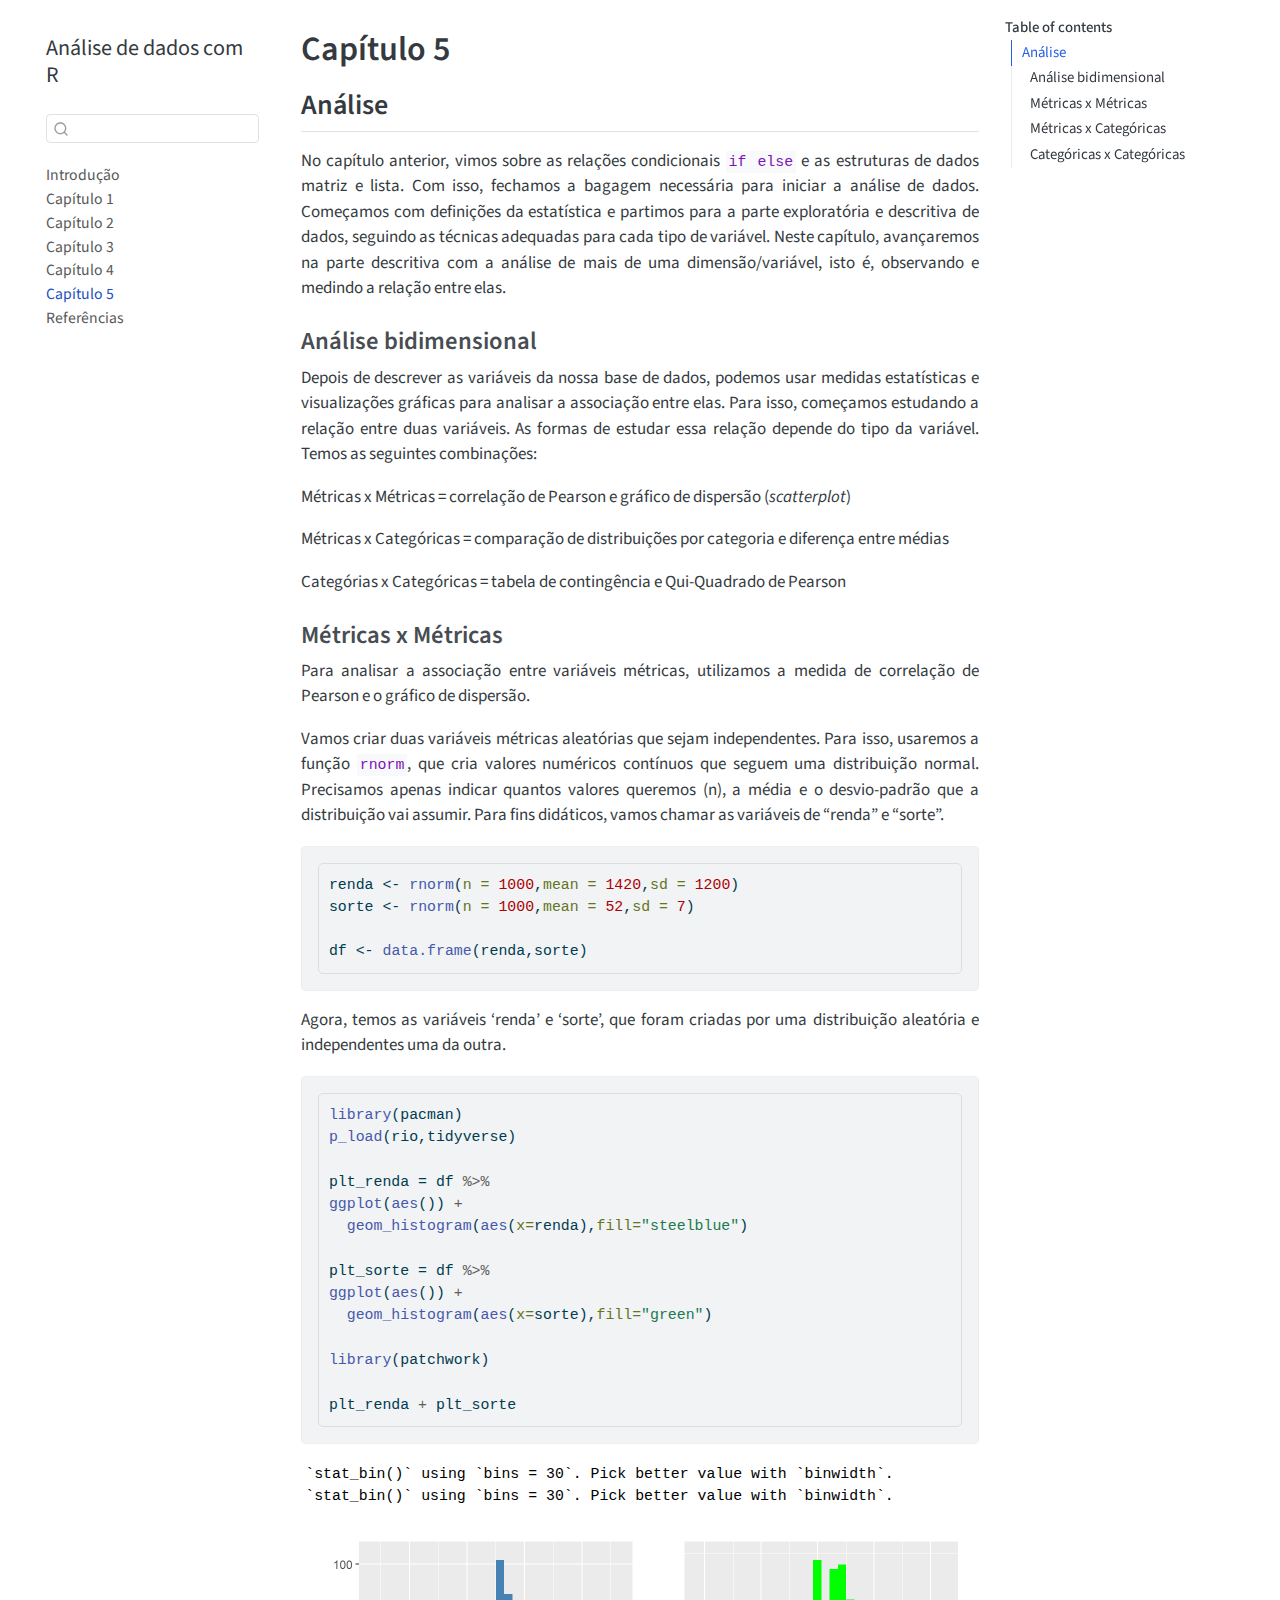
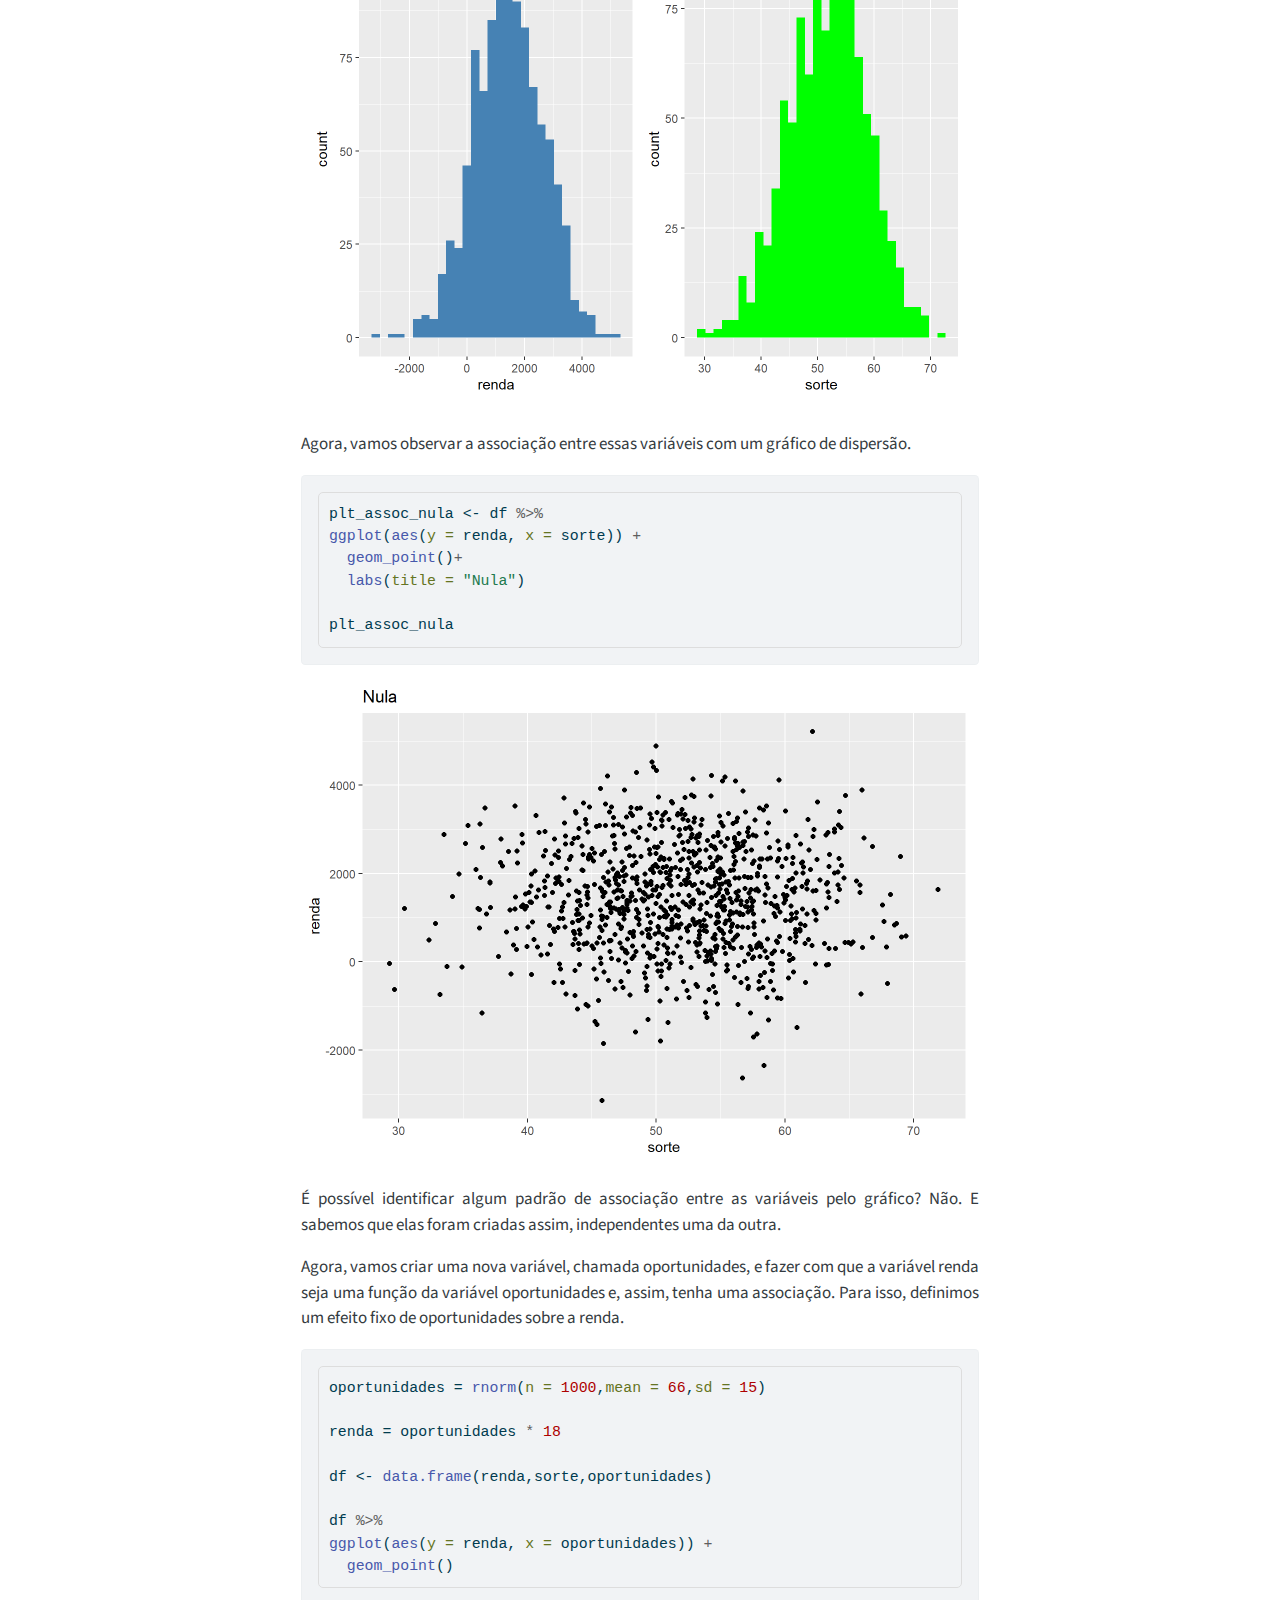
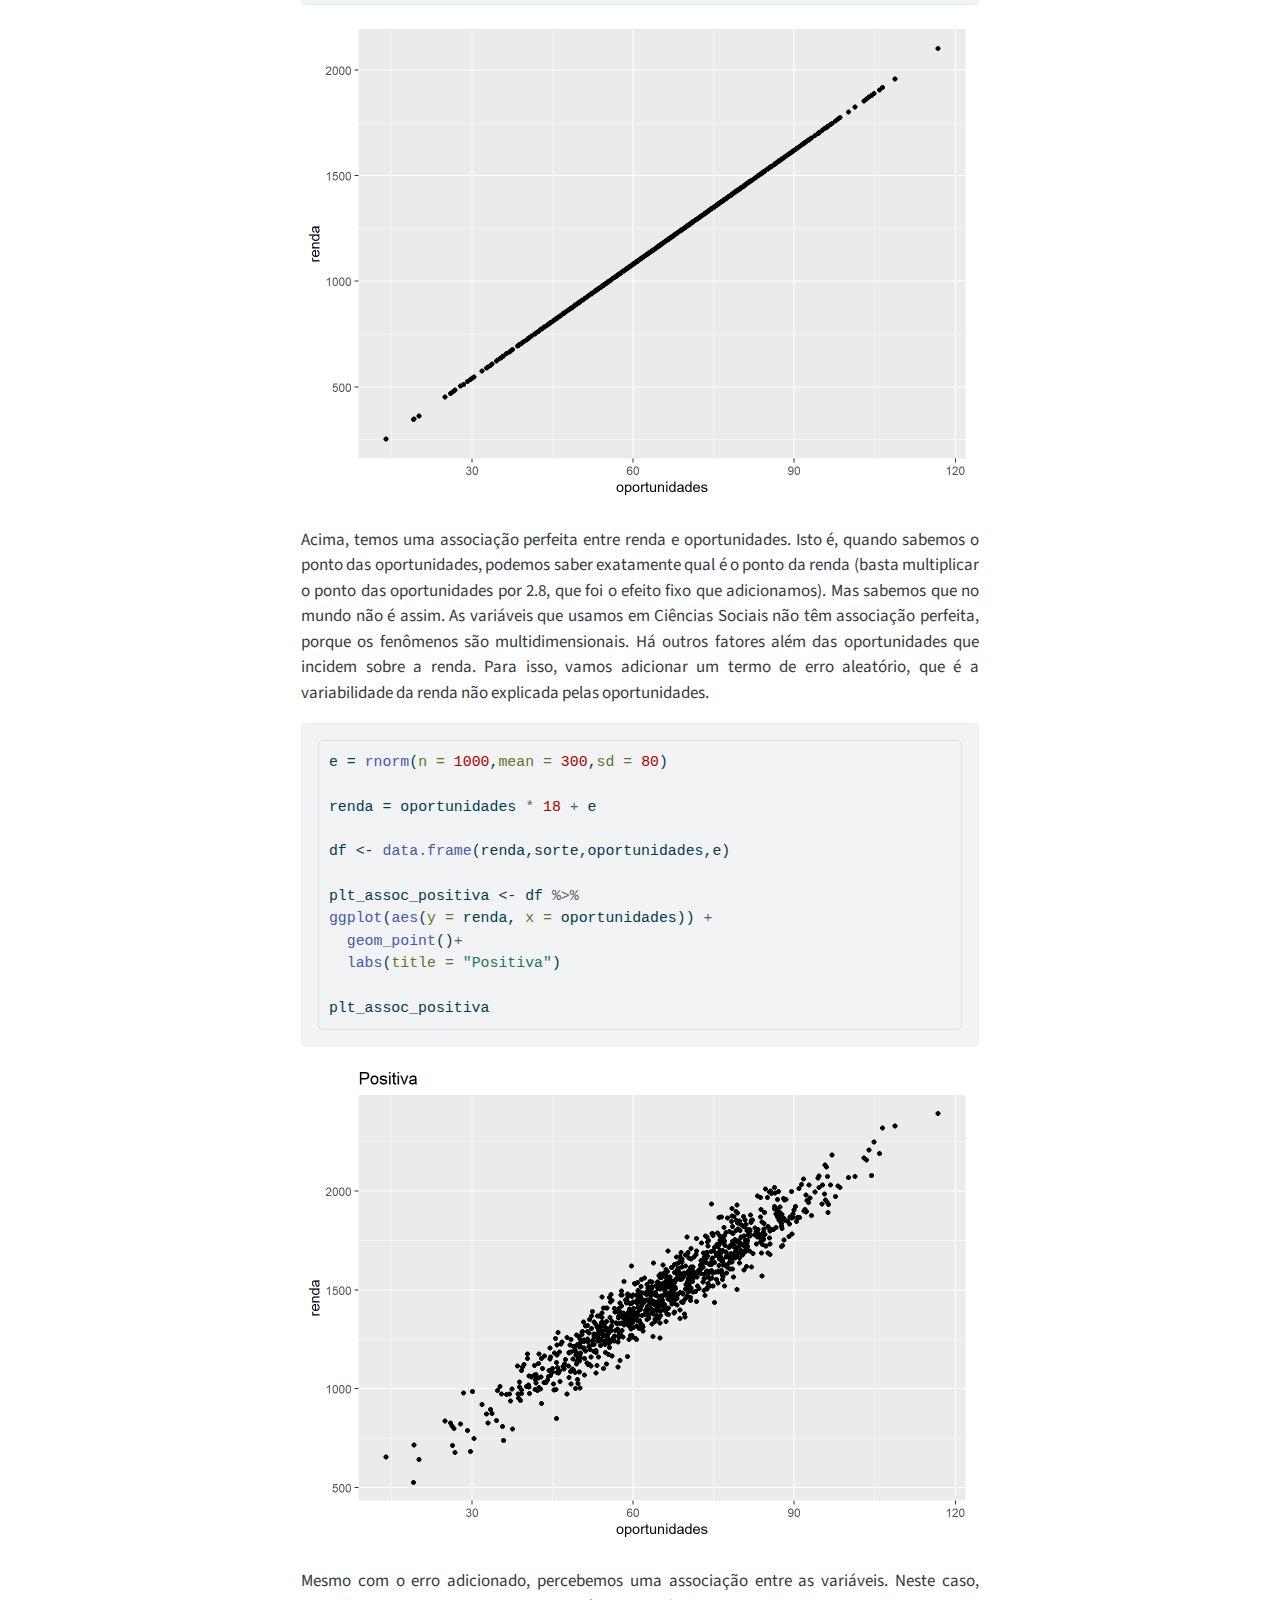
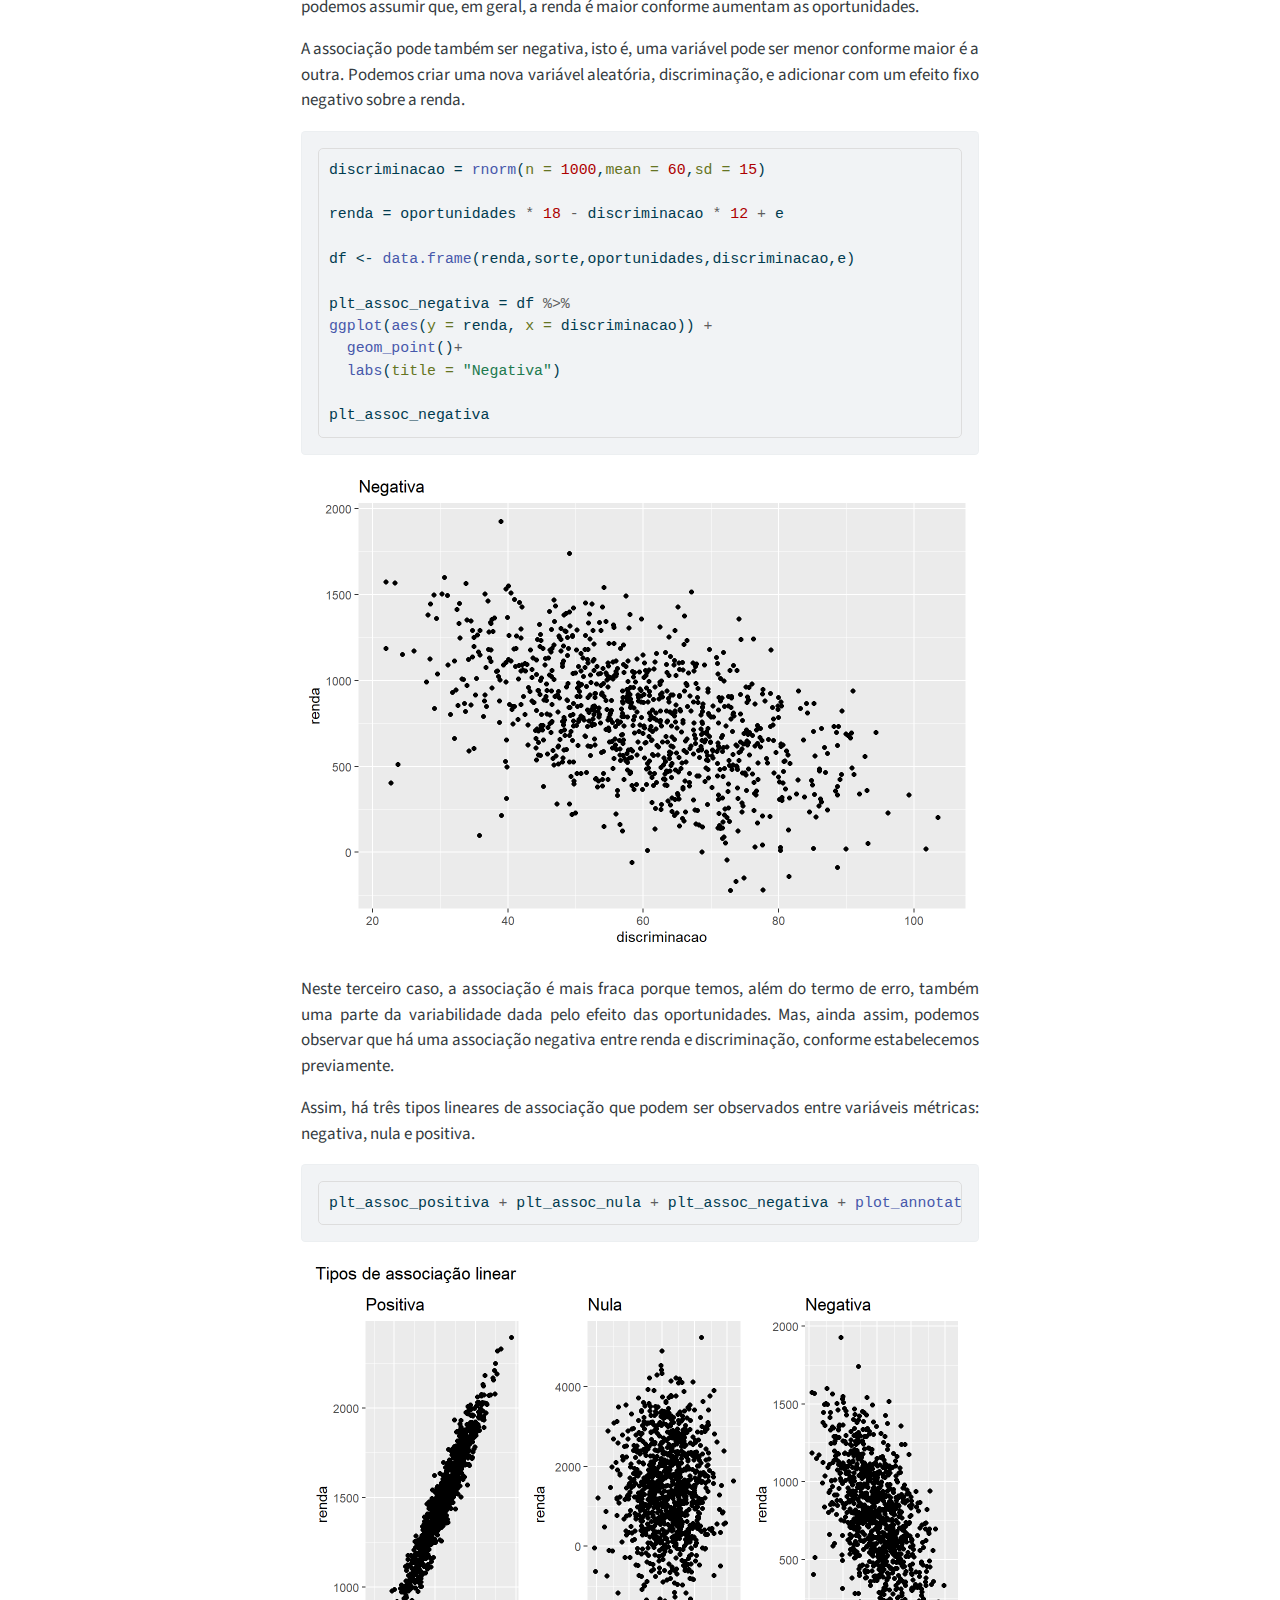
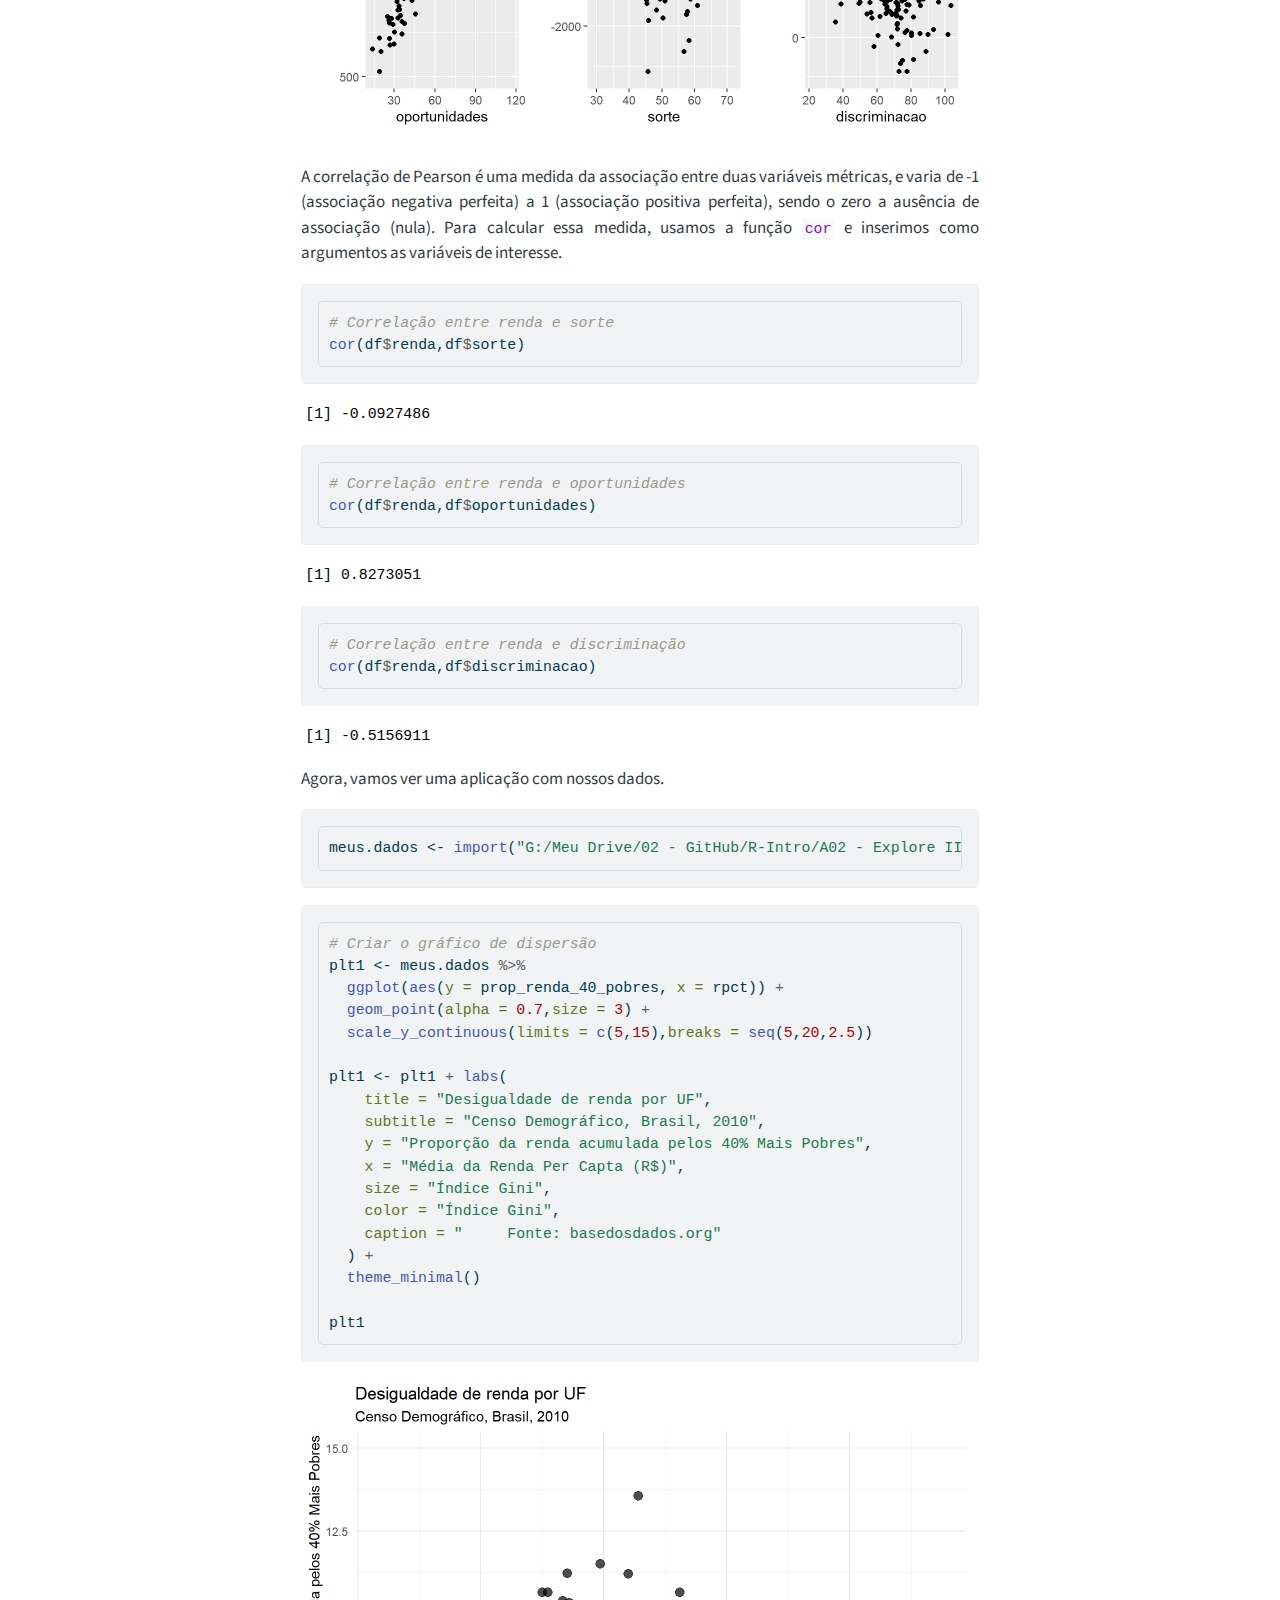
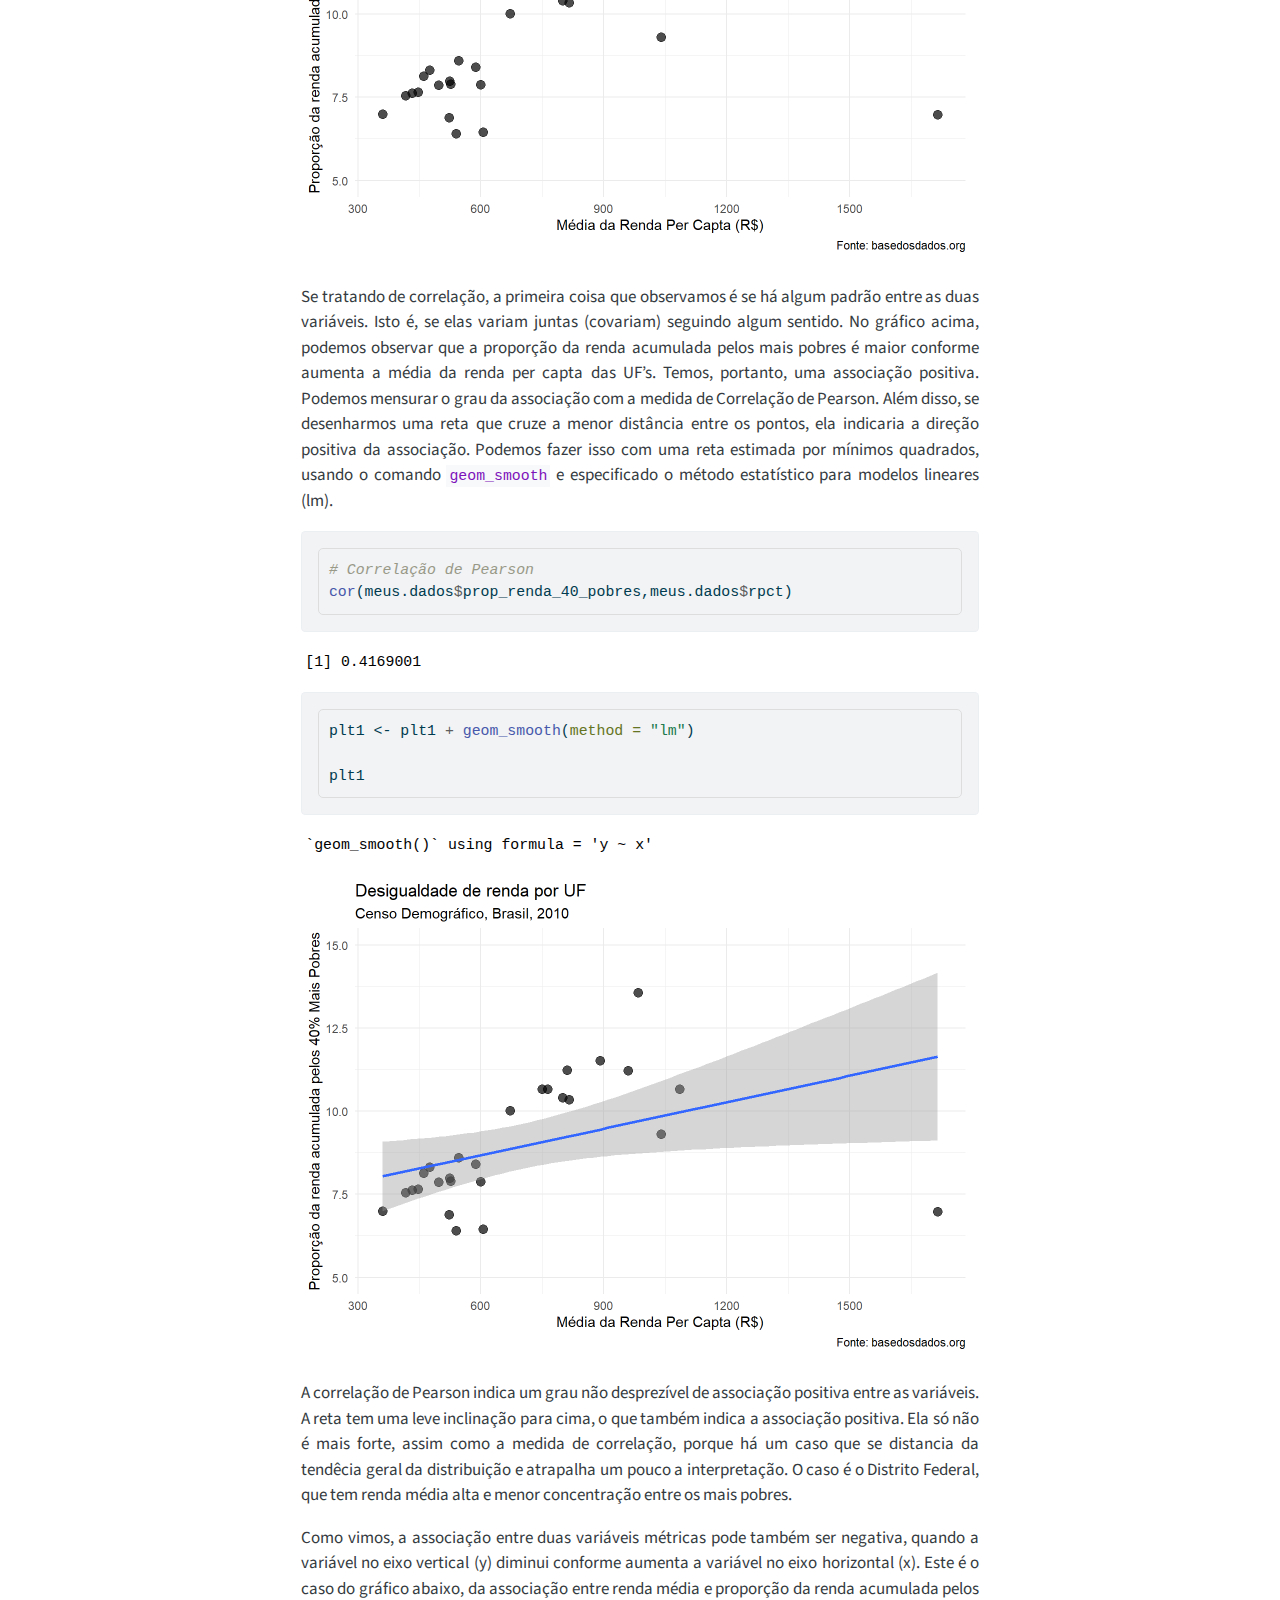
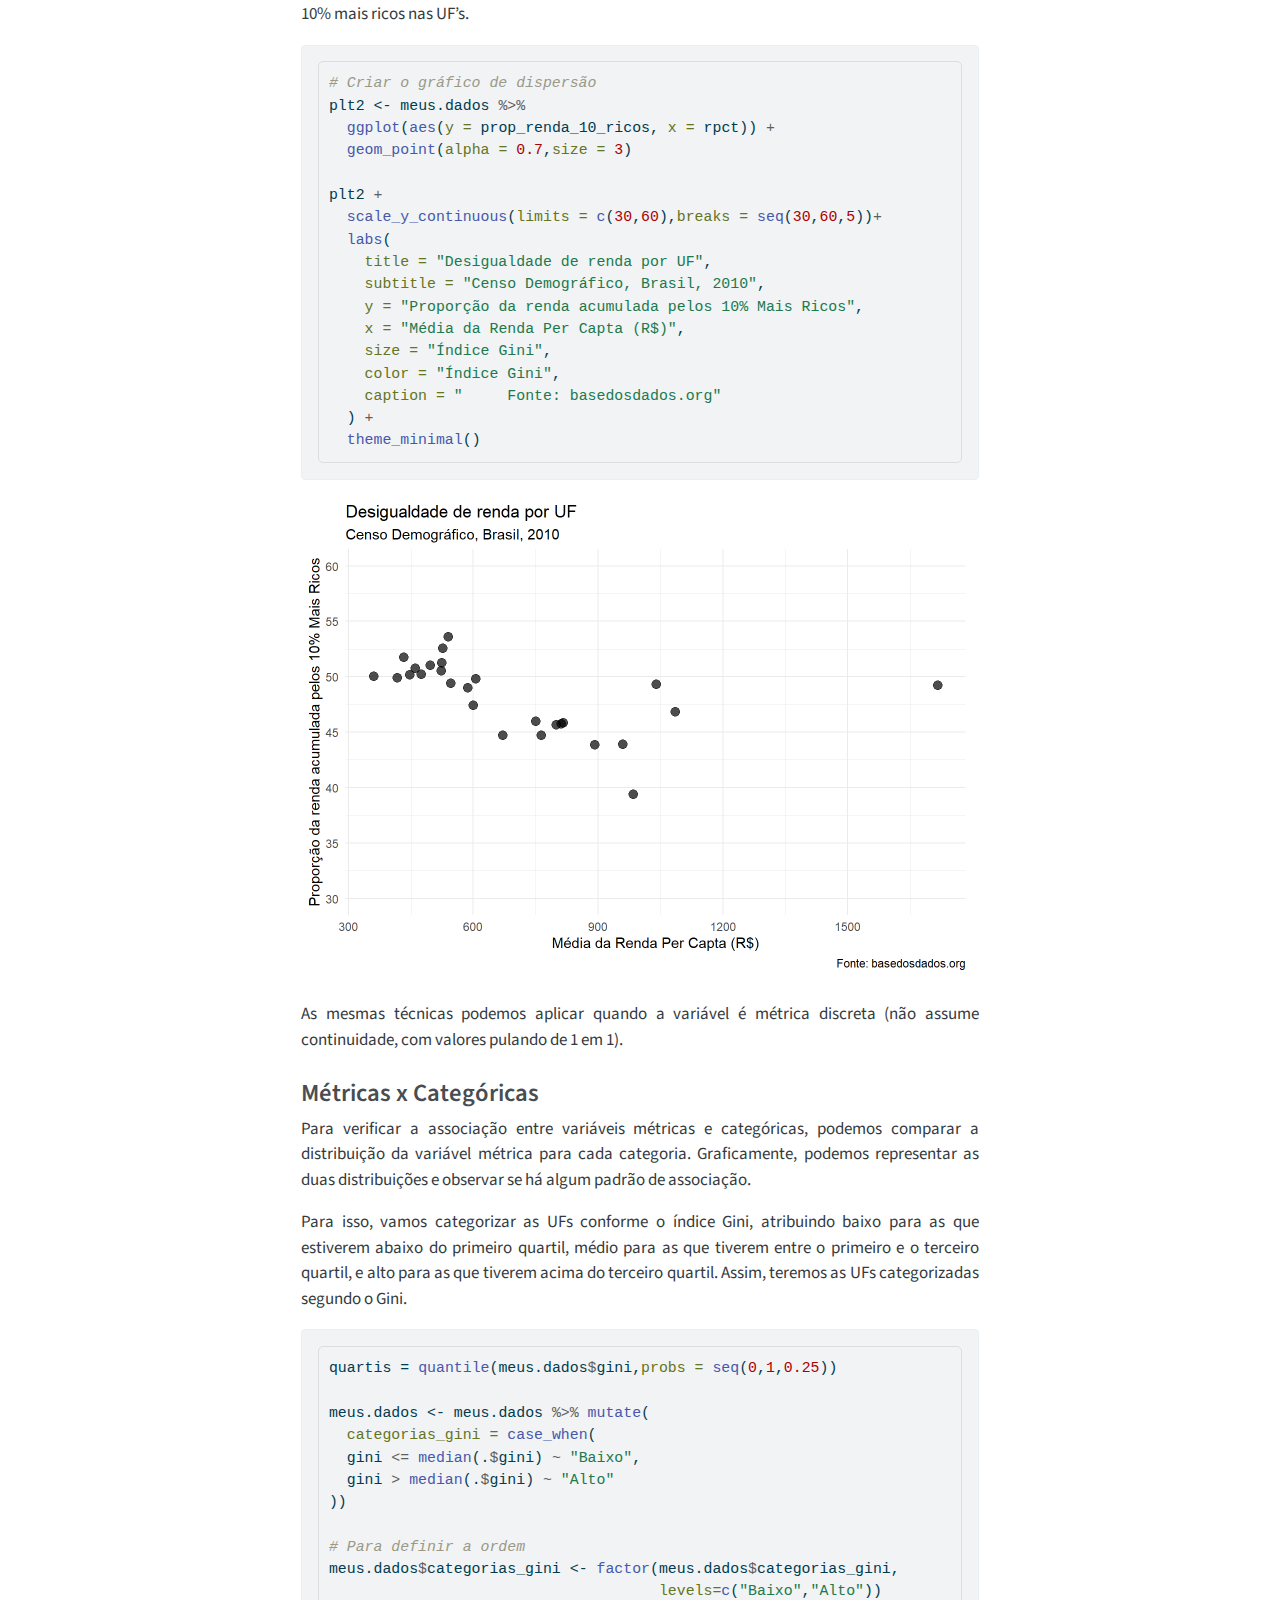
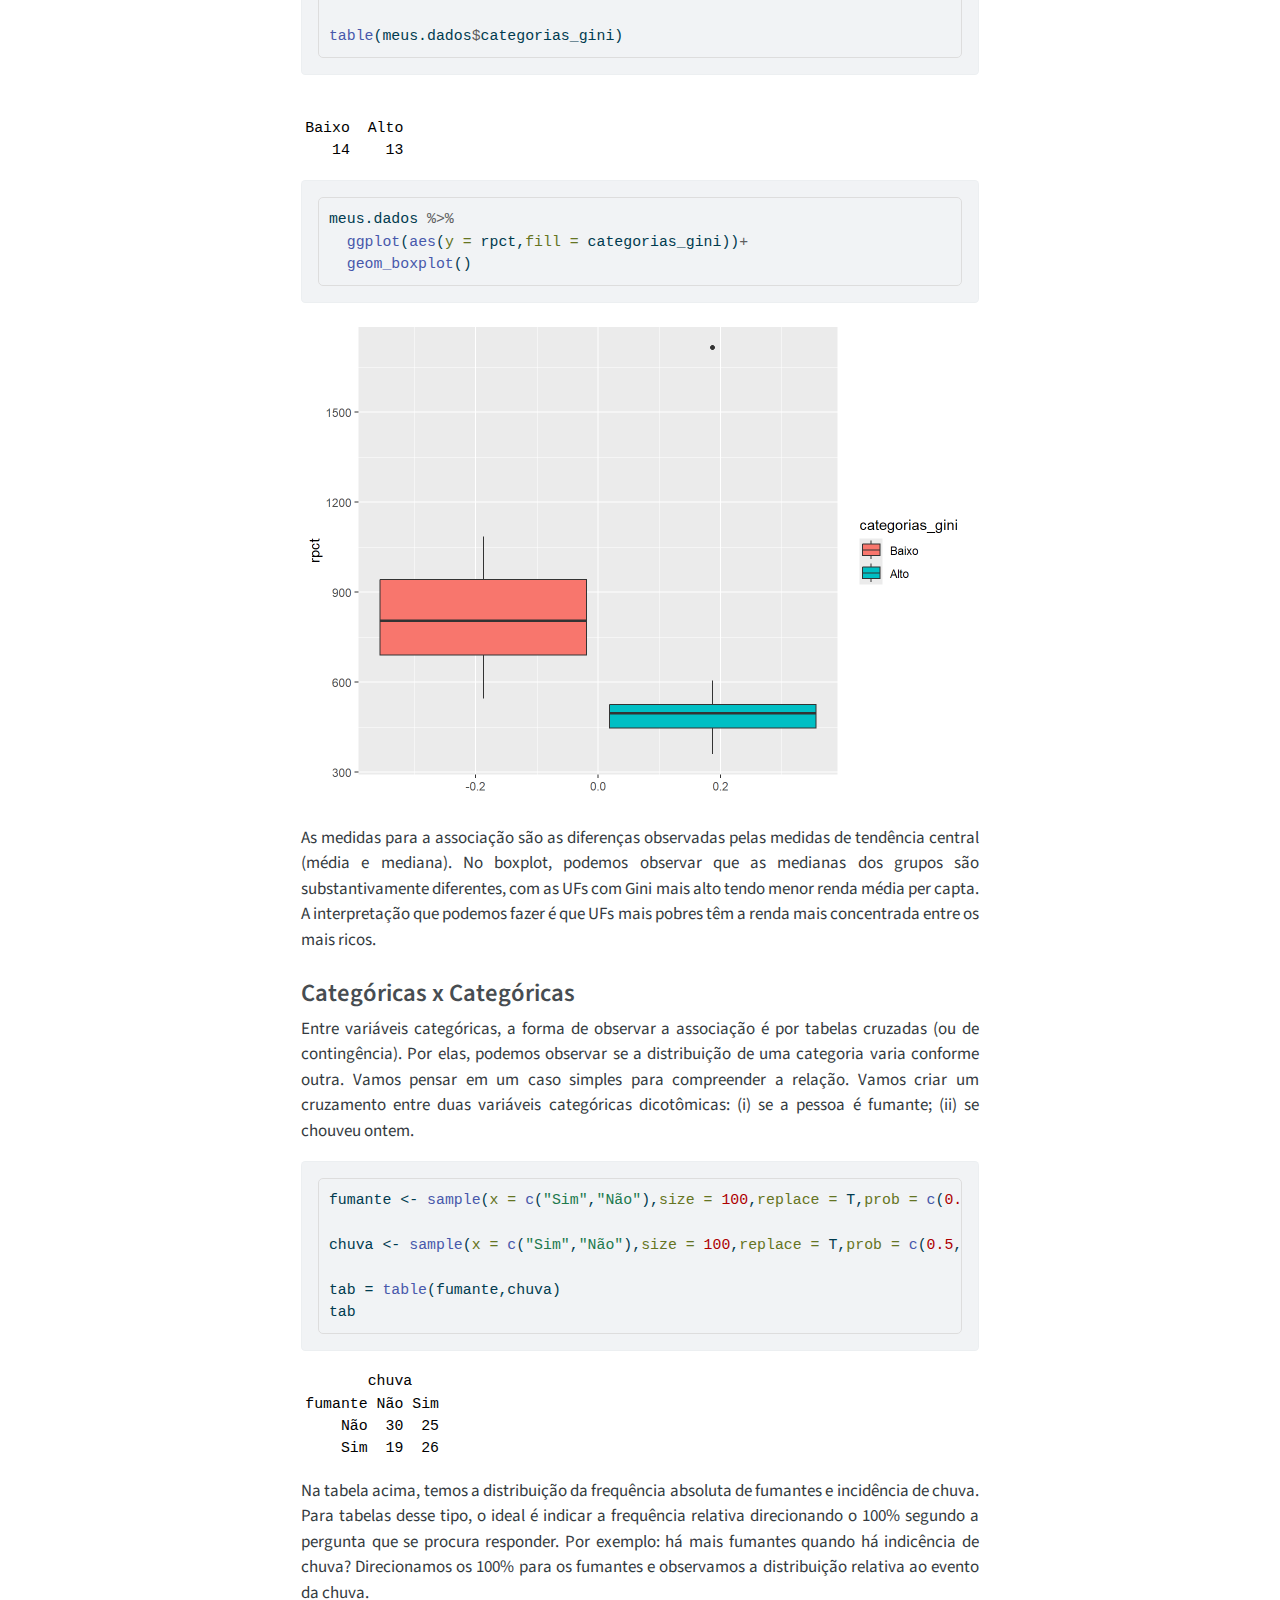
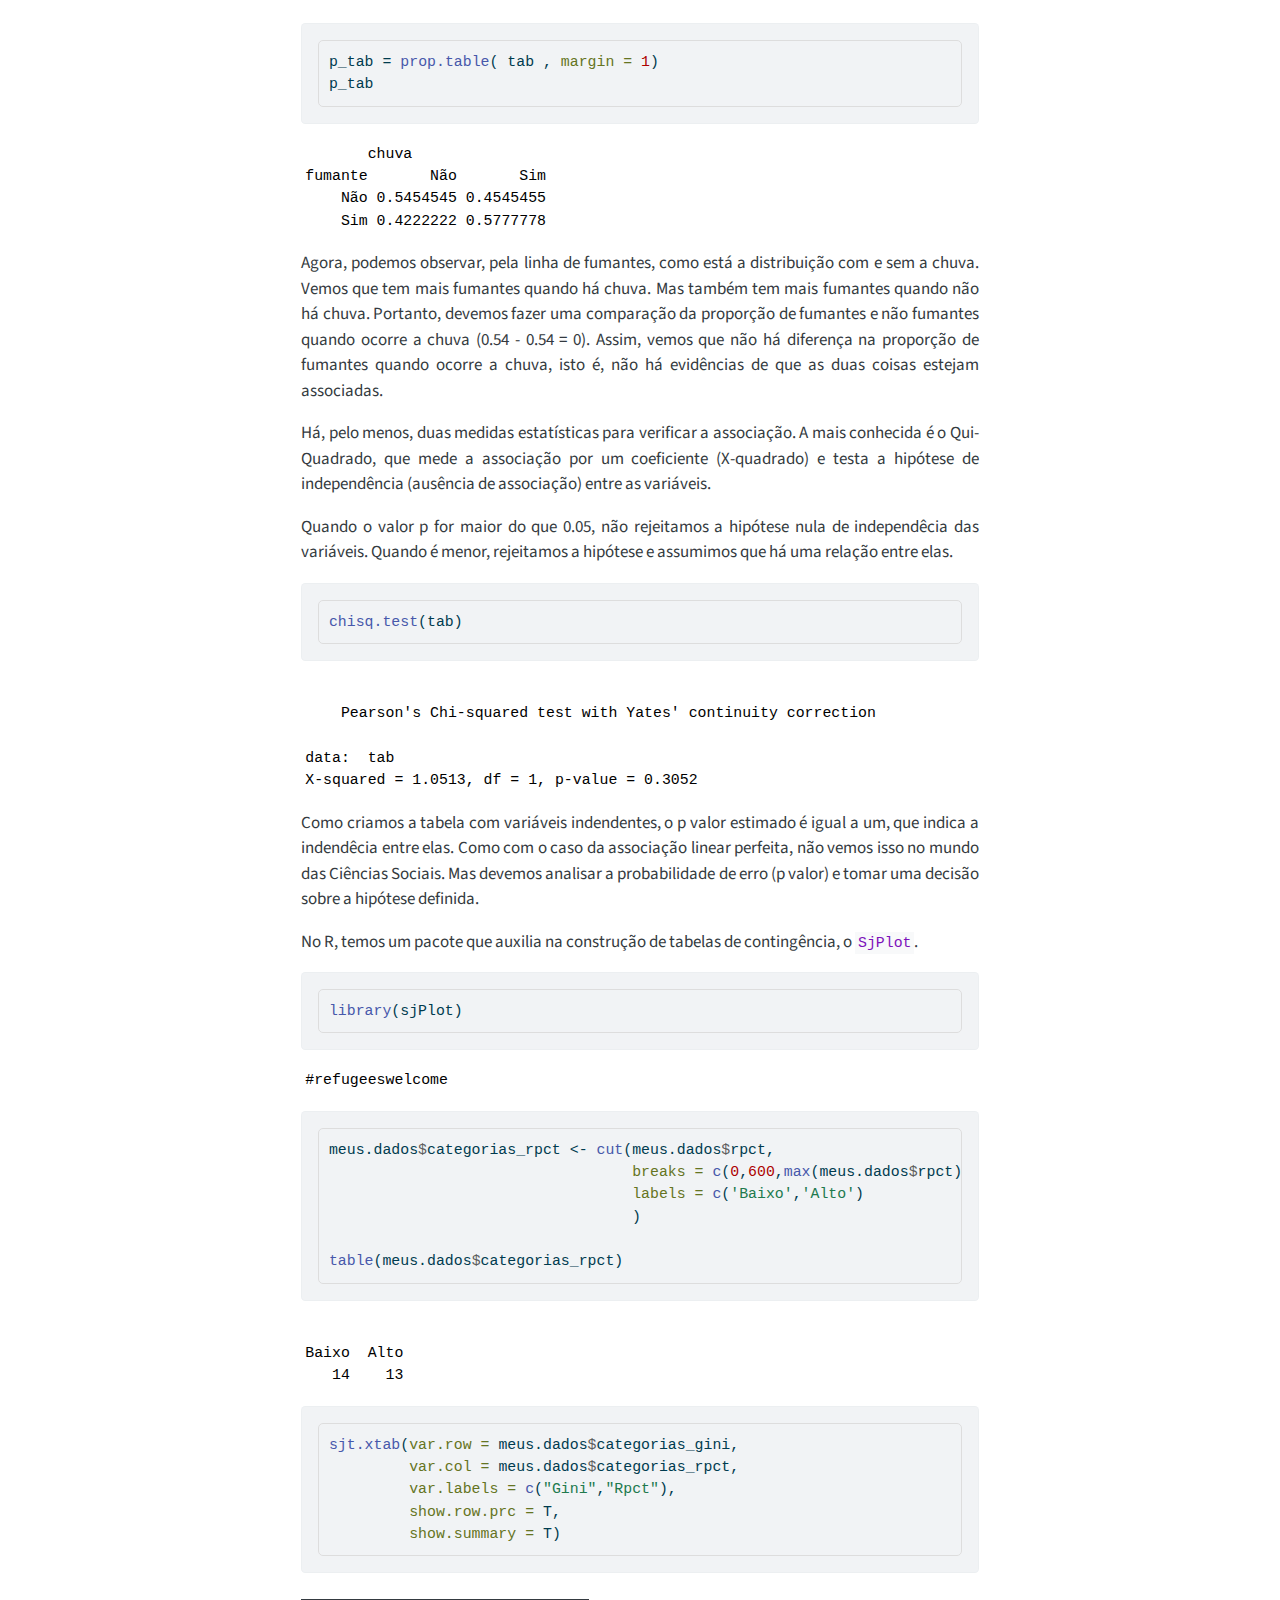
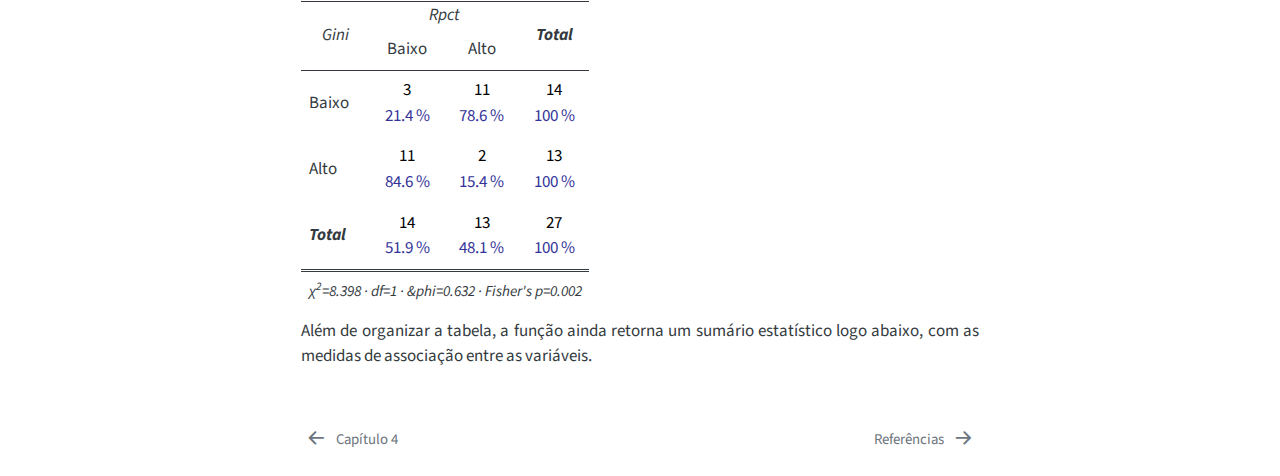
<file: docs/class05.html>
<!DOCTYPE html>
<html xmlns="http://www.w3.org/1999/xhtml" lang="en" xml:lang="en"><head>

<meta charset="utf-8">
<meta name="generator" content="quarto-1.5.57">

<meta name="viewport" content="width=device-width, initial-scale=1.0, user-scalable=yes">


<title>Capítulo 5 – Análise de dados com R</title>
<style>
code{white-space: pre-wrap;}
span.smallcaps{font-variant: small-caps;}
div.columns{display: flex; gap: min(4vw, 1.5em);}
div.column{flex: auto; overflow-x: auto;}
div.hanging-indent{margin-left: 1.5em; text-indent: -1.5em;}
ul.task-list{list-style: none;}
ul.task-list li input[type="checkbox"] {
  width: 0.8em;
  margin: 0 0.8em 0.2em -1em; /* quarto-specific, see https://github.com/quarto-dev/quarto-cli/issues/4556 */ 
  vertical-align: middle;
}
/* CSS for syntax highlighting */
pre > code.sourceCode { white-space: pre; position: relative; }
pre > code.sourceCode > span { line-height: 1.25; }
pre > code.sourceCode > span:empty { height: 1.2em; }
.sourceCode { overflow: visible; }
code.sourceCode > span { color: inherit; text-decoration: inherit; }
div.sourceCode { margin: 1em 0; }
pre.sourceCode { margin: 0; }
@media screen {
div.sourceCode { overflow: auto; }
}
@media print {
pre > code.sourceCode { white-space: pre-wrap; }
pre > code.sourceCode > span { display: inline-block; text-indent: -5em; padding-left: 5em; }
}
pre.numberSource code
  { counter-reset: source-line 0; }
pre.numberSource code > span
  { position: relative; left: -4em; counter-increment: source-line; }
pre.numberSource code > span > a:first-child::before
  { content: counter(source-line);
    position: relative; left: -1em; text-align: right; vertical-align: baseline;
    border: none; display: inline-block;
    -webkit-touch-callout: none; -webkit-user-select: none;
    -khtml-user-select: none; -moz-user-select: none;
    -ms-user-select: none; user-select: none;
    padding: 0 4px; width: 4em;
  }
pre.numberSource { margin-left: 3em;  padding-left: 4px; }
div.sourceCode
  {   }
@media screen {
pre > code.sourceCode > span > a:first-child::before { text-decoration: underline; }
}
</style>


<script src="site_libs/quarto-nav/quarto-nav.js"></script>
<script src="site_libs/quarto-nav/headroom.min.js"></script>
<script src="site_libs/clipboard/clipboard.min.js"></script>
<script src="site_libs/quarto-search/autocomplete.umd.js"></script>
<script src="site_libs/quarto-search/fuse.min.js"></script>
<script src="site_libs/quarto-search/quarto-search.js"></script>
<meta name="quarto:offset" content="./">
<link href="./references.html" rel="next">
<link href="./class04.html" rel="prev">
<script src="site_libs/quarto-html/quarto.js"></script>
<script src="site_libs/quarto-html/popper.min.js"></script>
<script src="site_libs/quarto-html/tippy.umd.min.js"></script>
<script src="site_libs/quarto-html/anchor.min.js"></script>
<link href="site_libs/quarto-html/tippy.css" rel="stylesheet">
<link href="site_libs/quarto-html/quarto-syntax-highlighting.css" rel="stylesheet" id="quarto-text-highlighting-styles">
<script src="site_libs/bootstrap/bootstrap.min.js"></script>
<link href="site_libs/bootstrap/bootstrap-icons.css" rel="stylesheet">
<link href="site_libs/bootstrap/bootstrap.min.css" rel="stylesheet" id="quarto-bootstrap" data-mode="light">
<script id="quarto-search-options" type="application/json">{
  "location": "sidebar",
  "copy-button": false,
  "collapse-after": 3,
  "panel-placement": "start",
  "type": "textbox",
  "limit": 50,
  "keyboard-shortcut": [
    "f",
    "/",
    "s"
  ],
  "show-item-context": false,
  "language": {
    "search-no-results-text": "No results",
    "search-matching-documents-text": "matching documents",
    "search-copy-link-title": "Copy link to search",
    "search-hide-matches-text": "Hide additional matches",
    "search-more-match-text": "more match in this document",
    "search-more-matches-text": "more matches in this document",
    "search-clear-button-title": "Clear",
    "search-text-placeholder": "",
    "search-detached-cancel-button-title": "Cancel",
    "search-submit-button-title": "Submit",
    "search-label": "Search"
  }
}</script>


<link rel="stylesheet" href="style.css">
</head>

<body class="nav-sidebar floating">

<div id="quarto-search-results"></div>
  <header id="quarto-header" class="headroom fixed-top">
  <nav class="quarto-secondary-nav">
    <div class="container-fluid d-flex">
      <button type="button" class="quarto-btn-toggle btn" data-bs-toggle="collapse" role="button" data-bs-target=".quarto-sidebar-collapse-item" aria-controls="quarto-sidebar" aria-expanded="false" aria-label="Toggle sidebar navigation" onclick="if (window.quartoToggleHeadroom) { window.quartoToggleHeadroom(); }">
        <i class="bi bi-layout-text-sidebar-reverse"></i>
      </button>
        <nav class="quarto-page-breadcrumbs" aria-label="breadcrumb"><ol class="breadcrumb"><li class="breadcrumb-item"><a href="./class05.html">Capítulo 5</a></li></ol></nav>
        <a class="flex-grow-1" role="navigation" data-bs-toggle="collapse" data-bs-target=".quarto-sidebar-collapse-item" aria-controls="quarto-sidebar" aria-expanded="false" aria-label="Toggle sidebar navigation" onclick="if (window.quartoToggleHeadroom) { window.quartoToggleHeadroom(); }">      
        </a>
      <button type="button" class="btn quarto-search-button" aria-label="Search" onclick="window.quartoOpenSearch();">
        <i class="bi bi-search"></i>
      </button>
    </div>
  </nav>
</header>
<!-- content -->
<div id="quarto-content" class="quarto-container page-columns page-rows-contents page-layout-article">
<!-- sidebar -->
  <nav id="quarto-sidebar" class="sidebar collapse collapse-horizontal quarto-sidebar-collapse-item sidebar-navigation floating overflow-auto">
    <div class="pt-lg-2 mt-2 text-left sidebar-header">
    <div class="sidebar-title mb-0 py-0">
      <a href="./">Análise de dados com R</a> 
    </div>
      </div>
        <div class="mt-2 flex-shrink-0 align-items-center">
        <div class="sidebar-search">
        <div id="quarto-search" class="" title="Search"></div>
        </div>
        </div>
    <div class="sidebar-menu-container"> 
    <ul class="list-unstyled mt-1">
        <li class="sidebar-item">
  <div class="sidebar-item-container"> 
  <a href="./index.html" class="sidebar-item-text sidebar-link">
 <span class="menu-text">Introdução</span></a>
  </div>
</li>
        <li class="sidebar-item">
  <div class="sidebar-item-container"> 
  <a href="./class01.html" class="sidebar-item-text sidebar-link">
 <span class="menu-text">Capítulo 1</span></a>
  </div>
</li>
        <li class="sidebar-item">
  <div class="sidebar-item-container"> 
  <a href="./class02.html" class="sidebar-item-text sidebar-link">
 <span class="menu-text">Capítulo 2</span></a>
  </div>
</li>
        <li class="sidebar-item">
  <div class="sidebar-item-container"> 
  <a href="./class03.html" class="sidebar-item-text sidebar-link">
 <span class="menu-text">Capítulo 3</span></a>
  </div>
</li>
        <li class="sidebar-item">
  <div class="sidebar-item-container"> 
  <a href="./class04.html" class="sidebar-item-text sidebar-link">
 <span class="menu-text">Capítulo 4</span></a>
  </div>
</li>
        <li class="sidebar-item">
  <div class="sidebar-item-container"> 
  <a href="./class05.html" class="sidebar-item-text sidebar-link active">
 <span class="menu-text">Capítulo 5</span></a>
  </div>
</li>
        <li class="sidebar-item">
  <div class="sidebar-item-container"> 
  <a href="./references.html" class="sidebar-item-text sidebar-link">
 <span class="menu-text">Referências</span></a>
  </div>
</li>
    </ul>
    </div>
</nav>
<div id="quarto-sidebar-glass" class="quarto-sidebar-collapse-item" data-bs-toggle="collapse" data-bs-target=".quarto-sidebar-collapse-item"></div>
<!-- margin-sidebar -->
    <div id="quarto-margin-sidebar" class="sidebar margin-sidebar">
        <nav id="TOC" role="doc-toc" class="toc-active">
    <h2 id="toc-title">Table of contents</h2>
   
  <ul>
  <li><a href="#análise" id="toc-análise" class="nav-link active" data-scroll-target="#análise">Análise</a>
  <ul class="collapse">
  <li><a href="#análise-bidimensional" id="toc-análise-bidimensional" class="nav-link" data-scroll-target="#análise-bidimensional">Análise bidimensional</a></li>
  <li><a href="#métricas-x-métricas" id="toc-métricas-x-métricas" class="nav-link" data-scroll-target="#métricas-x-métricas">Métricas x Métricas</a></li>
  <li><a href="#métricas-x-categóricas" id="toc-métricas-x-categóricas" class="nav-link" data-scroll-target="#métricas-x-categóricas">Métricas x Categóricas</a></li>
  <li><a href="#categóricas-x-categóricas" id="toc-categóricas-x-categóricas" class="nav-link" data-scroll-target="#categóricas-x-categóricas">Categóricas x Categóricas</a></li>
  </ul></li>
  </ul>
</nav>
    </div>
<!-- main -->
<main class="content" id="quarto-document-content">

<header id="title-block-header" class="quarto-title-block default">
<div class="quarto-title">
<h1 class="title">Capítulo 5</h1>
</div>



<div class="quarto-title-meta">

    
  
    
  </div>
  


</header>


<section id="análise" class="level2">
<h2 class="anchored" data-anchor-id="análise">Análise</h2>
<p>No capítulo anterior, vimos sobre as relações condicionais <code>if else</code> e as estruturas de dados matriz e lista. Com isso, fechamos a bagagem necessária para iniciar a análise de dados. Começamos com definições da estatística e partimos para a parte exploratória e descritiva de dados, seguindo as técnicas adequadas para cada tipo de variável. Neste capítulo, avançaremos na parte descritiva com a análise de mais de uma dimensão/variável, isto é, observando e medindo a relação entre elas.</p>
<section id="análise-bidimensional" class="level3">
<h3 class="anchored" data-anchor-id="análise-bidimensional">Análise bidimensional</h3>
<p>Depois de descrever as variáveis da nossa base de dados, podemos usar medidas estatísticas e visualizações gráficas para analisar a associação entre elas. Para isso, começamos estudando a relação entre duas variáveis. As formas de estudar essa relação depende do tipo da variável. Temos as seguintes combinações:</p>
<p>Métricas x Métricas = correlação de Pearson e gráfico de dispersão (<em>scatterplot</em>)</p>
<p>Métricas x Categóricas = comparação de distribuições por categoria e diferença entre médias</p>
<p>Categórias x Categóricas = tabela de contingência e Qui-Quadrado de Pearson</p>
</section>
<section id="métricas-x-métricas" class="level3">
<h3 class="anchored" data-anchor-id="métricas-x-métricas">Métricas x Métricas</h3>
<p>Para analisar a associação entre variáveis métricas, utilizamos a medida de correlação de Pearson e o gráfico de dispersão.</p>
<p>Vamos criar duas variáveis métricas aleatórias que sejam independentes. Para isso, usaremos a função <code>rnorm</code>, que cria valores numéricos contínuos que seguem uma distribuição normal. Precisamos apenas indicar quantos valores queremos (n), a média e o desvio-padrão que a distribuição vai assumir. Para fins didáticos, vamos chamar as variáveis de “renda” e “sorte”.</p>
<div class="cell">
<div class="sourceCode cell-code" id="cb1"><pre class="sourceCode r code-with-copy"><code class="sourceCode r"><span id="cb1-1"><a href="#cb1-1" aria-hidden="true" tabindex="-1"></a>renda <span class="ot">&lt;-</span> <span class="fu">rnorm</span>(<span class="at">n =</span> <span class="dv">1000</span>,<span class="at">mean =</span> <span class="dv">1420</span>,<span class="at">sd =</span> <span class="dv">1200</span>)</span>
<span id="cb1-2"><a href="#cb1-2" aria-hidden="true" tabindex="-1"></a>sorte <span class="ot">&lt;-</span> <span class="fu">rnorm</span>(<span class="at">n =</span> <span class="dv">1000</span>,<span class="at">mean =</span> <span class="dv">52</span>,<span class="at">sd =</span> <span class="dv">7</span>)</span>
<span id="cb1-3"><a href="#cb1-3" aria-hidden="true" tabindex="-1"></a></span>
<span id="cb1-4"><a href="#cb1-4" aria-hidden="true" tabindex="-1"></a>df <span class="ot">&lt;-</span> <span class="fu">data.frame</span>(renda,sorte)</span></code><button title="Copy to Clipboard" class="code-copy-button"><i class="bi"></i></button></pre></div>
</div>
<p>Agora, temos as variáveis ‘renda’ e ‘sorte’, que foram criadas por uma distribuição aleatória e independentes uma da outra.</p>
<div class="cell">
<div class="sourceCode cell-code" id="cb2"><pre class="sourceCode r code-with-copy"><code class="sourceCode r"><span id="cb2-1"><a href="#cb2-1" aria-hidden="true" tabindex="-1"></a><span class="fu">library</span>(pacman)</span>
<span id="cb2-2"><a href="#cb2-2" aria-hidden="true" tabindex="-1"></a><span class="fu">p_load</span>(rio,tidyverse)</span>
<span id="cb2-3"><a href="#cb2-3" aria-hidden="true" tabindex="-1"></a></span>
<span id="cb2-4"><a href="#cb2-4" aria-hidden="true" tabindex="-1"></a>plt_renda <span class="ot">=</span> df <span class="sc">%&gt;%</span> </span>
<span id="cb2-5"><a href="#cb2-5" aria-hidden="true" tabindex="-1"></a><span class="fu">ggplot</span>(<span class="fu">aes</span>()) <span class="sc">+</span></span>
<span id="cb2-6"><a href="#cb2-6" aria-hidden="true" tabindex="-1"></a>  <span class="fu">geom_histogram</span>(<span class="fu">aes</span>(<span class="at">x=</span>renda),<span class="at">fill=</span><span class="st">"steelblue"</span>)</span>
<span id="cb2-7"><a href="#cb2-7" aria-hidden="true" tabindex="-1"></a></span>
<span id="cb2-8"><a href="#cb2-8" aria-hidden="true" tabindex="-1"></a>plt_sorte <span class="ot">=</span> df <span class="sc">%&gt;%</span> </span>
<span id="cb2-9"><a href="#cb2-9" aria-hidden="true" tabindex="-1"></a><span class="fu">ggplot</span>(<span class="fu">aes</span>()) <span class="sc">+</span></span>
<span id="cb2-10"><a href="#cb2-10" aria-hidden="true" tabindex="-1"></a>  <span class="fu">geom_histogram</span>(<span class="fu">aes</span>(<span class="at">x=</span>sorte),<span class="at">fill=</span><span class="st">"green"</span>)</span>
<span id="cb2-11"><a href="#cb2-11" aria-hidden="true" tabindex="-1"></a></span>
<span id="cb2-12"><a href="#cb2-12" aria-hidden="true" tabindex="-1"></a><span class="fu">library</span>(patchwork)</span>
<span id="cb2-13"><a href="#cb2-13" aria-hidden="true" tabindex="-1"></a></span>
<span id="cb2-14"><a href="#cb2-14" aria-hidden="true" tabindex="-1"></a>plt_renda <span class="sc">+</span> plt_sorte</span></code><button title="Copy to Clipboard" class="code-copy-button"><i class="bi"></i></button></pre></div>
<div class="cell-output cell-output-stderr">
<pre><code>`stat_bin()` using `bins = 30`. Pick better value with `binwidth`.
`stat_bin()` using `bins = 30`. Pick better value with `binwidth`.</code></pre>
</div>
<div class="cell-output-display">
<div>
<figure class="figure">
<p><img src="class05_files/figure-html/unnamed-chunk-2-1.png" class="img-fluid figure-img" width="672"></p>
</figure>
</div>
</div>
</div>
<p>Agora, vamos observar a associação entre essas variáveis com um gráfico de dispersão.</p>
<div class="cell">
<div class="sourceCode cell-code" id="cb4"><pre class="sourceCode r code-with-copy"><code class="sourceCode r"><span id="cb4-1"><a href="#cb4-1" aria-hidden="true" tabindex="-1"></a>plt_assoc_nula <span class="ot">&lt;-</span> df <span class="sc">%&gt;%</span> </span>
<span id="cb4-2"><a href="#cb4-2" aria-hidden="true" tabindex="-1"></a><span class="fu">ggplot</span>(<span class="fu">aes</span>(<span class="at">y =</span> renda, <span class="at">x =</span> sorte)) <span class="sc">+</span></span>
<span id="cb4-3"><a href="#cb4-3" aria-hidden="true" tabindex="-1"></a>  <span class="fu">geom_point</span>()<span class="sc">+</span></span>
<span id="cb4-4"><a href="#cb4-4" aria-hidden="true" tabindex="-1"></a>  <span class="fu">labs</span>(<span class="at">title =</span> <span class="st">"Nula"</span>)</span>
<span id="cb4-5"><a href="#cb4-5" aria-hidden="true" tabindex="-1"></a></span>
<span id="cb4-6"><a href="#cb4-6" aria-hidden="true" tabindex="-1"></a>plt_assoc_nula</span></code><button title="Copy to Clipboard" class="code-copy-button"><i class="bi"></i></button></pre></div>
<div class="cell-output-display">
<div>
<figure class="figure">
<p><img src="class05_files/figure-html/unnamed-chunk-3-1.png" class="img-fluid figure-img" width="672"></p>
</figure>
</div>
</div>
</div>
<p>É possível identificar algum padrão de associação entre as variáveis pelo gráfico? Não. E sabemos que elas foram criadas assim, independentes uma da outra.</p>
<p>Agora, vamos criar uma nova variável, chamada oportunidades, e fazer com que a variável renda seja uma função da variável oportunidades e, assim, tenha uma associação. Para isso, definimos um efeito fixo de oportunidades sobre a renda.</p>
<div class="cell">
<div class="sourceCode cell-code" id="cb5"><pre class="sourceCode r code-with-copy"><code class="sourceCode r"><span id="cb5-1"><a href="#cb5-1" aria-hidden="true" tabindex="-1"></a>oportunidades <span class="ot">=</span> <span class="fu">rnorm</span>(<span class="at">n =</span> <span class="dv">1000</span>,<span class="at">mean =</span> <span class="dv">66</span>,<span class="at">sd =</span> <span class="dv">15</span>)</span>
<span id="cb5-2"><a href="#cb5-2" aria-hidden="true" tabindex="-1"></a></span>
<span id="cb5-3"><a href="#cb5-3" aria-hidden="true" tabindex="-1"></a>renda <span class="ot">=</span> oportunidades <span class="sc">*</span> <span class="dv">18</span></span>
<span id="cb5-4"><a href="#cb5-4" aria-hidden="true" tabindex="-1"></a></span>
<span id="cb5-5"><a href="#cb5-5" aria-hidden="true" tabindex="-1"></a>df <span class="ot">&lt;-</span> <span class="fu">data.frame</span>(renda,sorte,oportunidades)</span>
<span id="cb5-6"><a href="#cb5-6" aria-hidden="true" tabindex="-1"></a></span>
<span id="cb5-7"><a href="#cb5-7" aria-hidden="true" tabindex="-1"></a>df <span class="sc">%&gt;%</span> </span>
<span id="cb5-8"><a href="#cb5-8" aria-hidden="true" tabindex="-1"></a><span class="fu">ggplot</span>(<span class="fu">aes</span>(<span class="at">y =</span> renda, <span class="at">x =</span> oportunidades)) <span class="sc">+</span></span>
<span id="cb5-9"><a href="#cb5-9" aria-hidden="true" tabindex="-1"></a>  <span class="fu">geom_point</span>()</span></code><button title="Copy to Clipboard" class="code-copy-button"><i class="bi"></i></button></pre></div>
<div class="cell-output-display">
<div>
<figure class="figure">
<p><img src="class05_files/figure-html/unnamed-chunk-4-1.png" class="img-fluid figure-img" width="672"></p>
</figure>
</div>
</div>
</div>
<p>Acima, temos uma associação perfeita entre renda e oportunidades. Isto é, quando sabemos o ponto das oportunidades, podemos saber exatamente qual é o ponto da renda (basta multiplicar o ponto das oportunidades por 2.8, que foi o efeito fixo que adicionamos). Mas sabemos que no mundo não é assim. As variáveis que usamos em Ciências Sociais não têm associação perfeita, porque os fenômenos são multidimensionais. Há outros fatores além das oportunidades que incidem sobre a renda. Para isso, vamos adicionar um termo de erro aleatório, que é a variabilidade da renda não explicada pelas oportunidades.</p>
<div class="cell">
<div class="sourceCode cell-code" id="cb6"><pre class="sourceCode r code-with-copy"><code class="sourceCode r"><span id="cb6-1"><a href="#cb6-1" aria-hidden="true" tabindex="-1"></a>e <span class="ot">=</span> <span class="fu">rnorm</span>(<span class="at">n =</span> <span class="dv">1000</span>,<span class="at">mean =</span> <span class="dv">300</span>,<span class="at">sd =</span> <span class="dv">80</span>)</span>
<span id="cb6-2"><a href="#cb6-2" aria-hidden="true" tabindex="-1"></a></span>
<span id="cb6-3"><a href="#cb6-3" aria-hidden="true" tabindex="-1"></a>renda <span class="ot">=</span> oportunidades <span class="sc">*</span> <span class="dv">18</span> <span class="sc">+</span> e</span>
<span id="cb6-4"><a href="#cb6-4" aria-hidden="true" tabindex="-1"></a></span>
<span id="cb6-5"><a href="#cb6-5" aria-hidden="true" tabindex="-1"></a>df <span class="ot">&lt;-</span> <span class="fu">data.frame</span>(renda,sorte,oportunidades,e)</span>
<span id="cb6-6"><a href="#cb6-6" aria-hidden="true" tabindex="-1"></a></span>
<span id="cb6-7"><a href="#cb6-7" aria-hidden="true" tabindex="-1"></a>plt_assoc_positiva <span class="ot">&lt;-</span> df <span class="sc">%&gt;%</span> </span>
<span id="cb6-8"><a href="#cb6-8" aria-hidden="true" tabindex="-1"></a><span class="fu">ggplot</span>(<span class="fu">aes</span>(<span class="at">y =</span> renda, <span class="at">x =</span> oportunidades)) <span class="sc">+</span></span>
<span id="cb6-9"><a href="#cb6-9" aria-hidden="true" tabindex="-1"></a>  <span class="fu">geom_point</span>()<span class="sc">+</span></span>
<span id="cb6-10"><a href="#cb6-10" aria-hidden="true" tabindex="-1"></a>  <span class="fu">labs</span>(<span class="at">title =</span> <span class="st">"Positiva"</span>)</span>
<span id="cb6-11"><a href="#cb6-11" aria-hidden="true" tabindex="-1"></a></span>
<span id="cb6-12"><a href="#cb6-12" aria-hidden="true" tabindex="-1"></a>plt_assoc_positiva</span></code><button title="Copy to Clipboard" class="code-copy-button"><i class="bi"></i></button></pre></div>
<div class="cell-output-display">
<div>
<figure class="figure">
<p><img src="class05_files/figure-html/unnamed-chunk-5-1.png" class="img-fluid figure-img" width="672"></p>
</figure>
</div>
</div>
</div>
<p>Mesmo com o erro adicionado, percebemos uma associação entre as variáveis. Neste caso, podemos assumir que, em geral, a renda é maior conforme aumentam as oportunidades.</p>
<p>A associação pode também ser negativa, isto é, uma variável pode ser menor conforme maior é a outra. Podemos criar uma nova variável aleatória, discriminação, e adicionar com um efeito fixo negativo sobre a renda.</p>
<div class="cell">
<div class="sourceCode cell-code" id="cb7"><pre class="sourceCode r code-with-copy"><code class="sourceCode r"><span id="cb7-1"><a href="#cb7-1" aria-hidden="true" tabindex="-1"></a>discriminacao <span class="ot">=</span> <span class="fu">rnorm</span>(<span class="at">n =</span> <span class="dv">1000</span>,<span class="at">mean =</span> <span class="dv">60</span>,<span class="at">sd =</span> <span class="dv">15</span>)</span>
<span id="cb7-2"><a href="#cb7-2" aria-hidden="true" tabindex="-1"></a></span>
<span id="cb7-3"><a href="#cb7-3" aria-hidden="true" tabindex="-1"></a>renda <span class="ot">=</span> oportunidades <span class="sc">*</span> <span class="dv">18</span> <span class="sc">-</span> discriminacao <span class="sc">*</span> <span class="dv">12</span> <span class="sc">+</span> e</span>
<span id="cb7-4"><a href="#cb7-4" aria-hidden="true" tabindex="-1"></a></span>
<span id="cb7-5"><a href="#cb7-5" aria-hidden="true" tabindex="-1"></a>df <span class="ot">&lt;-</span> <span class="fu">data.frame</span>(renda,sorte,oportunidades,discriminacao,e)</span>
<span id="cb7-6"><a href="#cb7-6" aria-hidden="true" tabindex="-1"></a></span>
<span id="cb7-7"><a href="#cb7-7" aria-hidden="true" tabindex="-1"></a>plt_assoc_negativa <span class="ot">=</span> df <span class="sc">%&gt;%</span> </span>
<span id="cb7-8"><a href="#cb7-8" aria-hidden="true" tabindex="-1"></a><span class="fu">ggplot</span>(<span class="fu">aes</span>(<span class="at">y =</span> renda, <span class="at">x =</span> discriminacao)) <span class="sc">+</span></span>
<span id="cb7-9"><a href="#cb7-9" aria-hidden="true" tabindex="-1"></a>  <span class="fu">geom_point</span>()<span class="sc">+</span></span>
<span id="cb7-10"><a href="#cb7-10" aria-hidden="true" tabindex="-1"></a>  <span class="fu">labs</span>(<span class="at">title =</span> <span class="st">"Negativa"</span>)</span>
<span id="cb7-11"><a href="#cb7-11" aria-hidden="true" tabindex="-1"></a></span>
<span id="cb7-12"><a href="#cb7-12" aria-hidden="true" tabindex="-1"></a>plt_assoc_negativa</span></code><button title="Copy to Clipboard" class="code-copy-button"><i class="bi"></i></button></pre></div>
<div class="cell-output-display">
<div>
<figure class="figure">
<p><img src="class05_files/figure-html/unnamed-chunk-6-1.png" class="img-fluid figure-img" width="672"></p>
</figure>
</div>
</div>
</div>
<p>Neste terceiro caso, a associação é mais fraca porque temos, além do termo de erro, também uma parte da variabilidade dada pelo efeito das oportunidades. Mas, ainda assim, podemos observar que há uma associação negativa entre renda e discriminação, conforme estabelecemos previamente.</p>
<p>Assim, há três tipos lineares de associação que podem ser observados entre variáveis métricas: negativa, nula e positiva.</p>
<div class="cell">
<div class="sourceCode cell-code" id="cb8"><pre class="sourceCode r code-with-copy"><code class="sourceCode r"><span id="cb8-1"><a href="#cb8-1" aria-hidden="true" tabindex="-1"></a>plt_assoc_positiva <span class="sc">+</span> plt_assoc_nula <span class="sc">+</span> plt_assoc_negativa <span class="sc">+</span> <span class="fu">plot_annotation</span>(<span class="at">title =</span> <span class="st">"Tipos de associação linear"</span>)</span></code><button title="Copy to Clipboard" class="code-copy-button"><i class="bi"></i></button></pre></div>
<div class="cell-output-display">
<div>
<figure class="figure">
<p><img src="class05_files/figure-html/unnamed-chunk-7-1.png" class="img-fluid figure-img" width="672"></p>
</figure>
</div>
</div>
</div>
<p>A correlação de Pearson é uma medida da associação entre duas variáveis métricas, e varia de -1 (associação negativa perfeita) a 1 (associação positiva perfeita), sendo o zero a ausência de associação (nula). Para calcular essa medida, usamos a função <code>cor</code> e inserimos como argumentos as variáveis de interesse.</p>
<div class="cell">
<div class="sourceCode cell-code" id="cb9"><pre class="sourceCode r code-with-copy"><code class="sourceCode r"><span id="cb9-1"><a href="#cb9-1" aria-hidden="true" tabindex="-1"></a><span class="co"># Correlação entre renda e sorte</span></span>
<span id="cb9-2"><a href="#cb9-2" aria-hidden="true" tabindex="-1"></a><span class="fu">cor</span>(df<span class="sc">$</span>renda,df<span class="sc">$</span>sorte)</span></code><button title="Copy to Clipboard" class="code-copy-button"><i class="bi"></i></button></pre></div>
<div class="cell-output cell-output-stdout">
<pre><code>[1] -0.0927486</code></pre>
</div>
<div class="sourceCode cell-code" id="cb11"><pre class="sourceCode r code-with-copy"><code class="sourceCode r"><span id="cb11-1"><a href="#cb11-1" aria-hidden="true" tabindex="-1"></a><span class="co"># Correlação entre renda e oportunidades</span></span>
<span id="cb11-2"><a href="#cb11-2" aria-hidden="true" tabindex="-1"></a><span class="fu">cor</span>(df<span class="sc">$</span>renda,df<span class="sc">$</span>oportunidades)</span></code><button title="Copy to Clipboard" class="code-copy-button"><i class="bi"></i></button></pre></div>
<div class="cell-output cell-output-stdout">
<pre><code>[1] 0.8273051</code></pre>
</div>
<div class="sourceCode cell-code" id="cb13"><pre class="sourceCode r code-with-copy"><code class="sourceCode r"><span id="cb13-1"><a href="#cb13-1" aria-hidden="true" tabindex="-1"></a><span class="co"># Correlação entre renda e discriminação</span></span>
<span id="cb13-2"><a href="#cb13-2" aria-hidden="true" tabindex="-1"></a><span class="fu">cor</span>(df<span class="sc">$</span>renda,df<span class="sc">$</span>discriminacao)</span></code><button title="Copy to Clipboard" class="code-copy-button"><i class="bi"></i></button></pre></div>
<div class="cell-output cell-output-stdout">
<pre><code>[1] -0.5156911</code></pre>
</div>
</div>
<p>Agora, vamos ver uma aplicação com nossos dados.</p>
<div class="cell">
<div class="sourceCode cell-code" id="cb15"><pre class="sourceCode r code-with-copy"><code class="sourceCode r"><span id="cb15-1"><a href="#cb15-1" aria-hidden="true" tabindex="-1"></a>meus.dados <span class="ot">&lt;-</span> <span class="fu">import</span>(<span class="st">"G:/Meu Drive/02 - GitHub/R-Intro/A02 - Explore II/0 - data/mydata.RDS"</span>)</span></code><button title="Copy to Clipboard" class="code-copy-button"><i class="bi"></i></button></pre></div>
</div>
<div class="cell">
<div class="sourceCode cell-code" id="cb16"><pre class="sourceCode r code-with-copy"><code class="sourceCode r"><span id="cb16-1"><a href="#cb16-1" aria-hidden="true" tabindex="-1"></a><span class="co"># Criar o gráfico de dispersão</span></span>
<span id="cb16-2"><a href="#cb16-2" aria-hidden="true" tabindex="-1"></a>plt1 <span class="ot">&lt;-</span> meus.dados <span class="sc">%&gt;%</span> </span>
<span id="cb16-3"><a href="#cb16-3" aria-hidden="true" tabindex="-1"></a>  <span class="fu">ggplot</span>(<span class="fu">aes</span>(<span class="at">y =</span> prop_renda_40_pobres, <span class="at">x =</span> rpct)) <span class="sc">+</span></span>
<span id="cb16-4"><a href="#cb16-4" aria-hidden="true" tabindex="-1"></a>  <span class="fu">geom_point</span>(<span class="at">alpha =</span> <span class="fl">0.7</span>,<span class="at">size =</span> <span class="dv">3</span>) <span class="sc">+</span></span>
<span id="cb16-5"><a href="#cb16-5" aria-hidden="true" tabindex="-1"></a>  <span class="fu">scale_y_continuous</span>(<span class="at">limits =</span> <span class="fu">c</span>(<span class="dv">5</span>,<span class="dv">15</span>),<span class="at">breaks =</span> <span class="fu">seq</span>(<span class="dv">5</span>,<span class="dv">20</span>,<span class="fl">2.5</span>))</span>
<span id="cb16-6"><a href="#cb16-6" aria-hidden="true" tabindex="-1"></a>  </span>
<span id="cb16-7"><a href="#cb16-7" aria-hidden="true" tabindex="-1"></a>plt1 <span class="ot">&lt;-</span> plt1 <span class="sc">+</span> <span class="fu">labs</span>(</span>
<span id="cb16-8"><a href="#cb16-8" aria-hidden="true" tabindex="-1"></a>    <span class="at">title =</span> <span class="st">"Desigualdade de renda por UF"</span>,</span>
<span id="cb16-9"><a href="#cb16-9" aria-hidden="true" tabindex="-1"></a>    <span class="at">subtitle =</span> <span class="st">"Censo Demográfico, Brasil, 2010"</span>,</span>
<span id="cb16-10"><a href="#cb16-10" aria-hidden="true" tabindex="-1"></a>    <span class="at">y =</span> <span class="st">"Proporção da renda acumulada pelos 40% Mais Pobres"</span>,</span>
<span id="cb16-11"><a href="#cb16-11" aria-hidden="true" tabindex="-1"></a>    <span class="at">x =</span> <span class="st">"Média da Renda Per Capta (R$)"</span>,</span>
<span id="cb16-12"><a href="#cb16-12" aria-hidden="true" tabindex="-1"></a>    <span class="at">size =</span> <span class="st">"Índice Gini"</span>,</span>
<span id="cb16-13"><a href="#cb16-13" aria-hidden="true" tabindex="-1"></a>    <span class="at">color =</span> <span class="st">"Índice Gini"</span>,</span>
<span id="cb16-14"><a href="#cb16-14" aria-hidden="true" tabindex="-1"></a>    <span class="at">caption =</span> <span class="st">"     Fonte: basedosdados.org"</span></span>
<span id="cb16-15"><a href="#cb16-15" aria-hidden="true" tabindex="-1"></a>  ) <span class="sc">+</span></span>
<span id="cb16-16"><a href="#cb16-16" aria-hidden="true" tabindex="-1"></a>  <span class="fu">theme_minimal</span>()</span>
<span id="cb16-17"><a href="#cb16-17" aria-hidden="true" tabindex="-1"></a></span>
<span id="cb16-18"><a href="#cb16-18" aria-hidden="true" tabindex="-1"></a>plt1</span></code><button title="Copy to Clipboard" class="code-copy-button"><i class="bi"></i></button></pre></div>
<div class="cell-output-display">
<div>
<figure class="figure">
<p><img src="class05_files/figure-html/unnamed-chunk-10-1.png" class="img-fluid figure-img" width="672"></p>
</figure>
</div>
</div>
</div>
<p>Se tratando de correlação, a primeira coisa que observamos é se há algum padrão entre as duas variáveis. Isto é, se elas variam juntas (covariam) seguindo algum sentido. No gráfico acima, podemos observar que a proporção da renda acumulada pelos mais pobres é maior conforme aumenta a média da renda per capta das UF’s. Temos, portanto, uma associação positiva. Podemos mensurar o grau da associação com a medida de Correlação de Pearson. Além disso, se desenharmos uma reta que cruze a menor distância entre os pontos, ela indicaria a direção positiva da associação. Podemos fazer isso com uma reta estimada por mínimos quadrados, usando o comando <code>geom_smooth</code> e especificado o método estatístico para modelos lineares (lm).</p>
<div class="cell">
<div class="sourceCode cell-code" id="cb17"><pre class="sourceCode r code-with-copy"><code class="sourceCode r"><span id="cb17-1"><a href="#cb17-1" aria-hidden="true" tabindex="-1"></a><span class="co"># Correlação de Pearson</span></span>
<span id="cb17-2"><a href="#cb17-2" aria-hidden="true" tabindex="-1"></a><span class="fu">cor</span>(meus.dados<span class="sc">$</span>prop_renda_40_pobres,meus.dados<span class="sc">$</span>rpct)</span></code><button title="Copy to Clipboard" class="code-copy-button"><i class="bi"></i></button></pre></div>
<div class="cell-output cell-output-stdout">
<pre><code>[1] 0.4169001</code></pre>
</div>
<div class="sourceCode cell-code" id="cb19"><pre class="sourceCode r code-with-copy"><code class="sourceCode r"><span id="cb19-1"><a href="#cb19-1" aria-hidden="true" tabindex="-1"></a>plt1 <span class="ot">&lt;-</span> plt1 <span class="sc">+</span> <span class="fu">geom_smooth</span>(<span class="at">method =</span> <span class="st">"lm"</span>)</span>
<span id="cb19-2"><a href="#cb19-2" aria-hidden="true" tabindex="-1"></a></span>
<span id="cb19-3"><a href="#cb19-3" aria-hidden="true" tabindex="-1"></a>plt1</span></code><button title="Copy to Clipboard" class="code-copy-button"><i class="bi"></i></button></pre></div>
<div class="cell-output cell-output-stderr">
<pre><code>`geom_smooth()` using formula = 'y ~ x'</code></pre>
</div>
<div class="cell-output-display">
<div>
<figure class="figure">
<p><img src="class05_files/figure-html/unnamed-chunk-11-1.png" class="img-fluid figure-img" width="672"></p>
</figure>
</div>
</div>
</div>
<p>A correlação de Pearson indica um grau não desprezível de associação positiva entre as variáveis. A reta tem uma leve inclinação para cima, o que também indica a associação positiva. Ela só não é mais forte, assim como a medida de correlação, porque há um caso que se distancia da tendêcia geral da distribuição e atrapalha um pouco a interpretação. O caso é o Distrito Federal, que tem renda média alta e menor concentração entre os mais pobres.</p>
<p>Como vimos, a associação entre duas variáveis métricas pode também ser negativa, quando a variável no eixo vertical (y) diminui conforme aumenta a variável no eixo horizontal (x). Este é o caso do gráfico abaixo, da associação entre renda média e proporção da renda acumulada pelos 10% mais ricos nas UF’s.</p>
<div class="cell">
<div class="sourceCode cell-code" id="cb21"><pre class="sourceCode r code-with-copy"><code class="sourceCode r"><span id="cb21-1"><a href="#cb21-1" aria-hidden="true" tabindex="-1"></a><span class="co"># Criar o gráfico de dispersão</span></span>
<span id="cb21-2"><a href="#cb21-2" aria-hidden="true" tabindex="-1"></a>plt2 <span class="ot">&lt;-</span> meus.dados <span class="sc">%&gt;%</span> </span>
<span id="cb21-3"><a href="#cb21-3" aria-hidden="true" tabindex="-1"></a>  <span class="fu">ggplot</span>(<span class="fu">aes</span>(<span class="at">y =</span> prop_renda_10_ricos, <span class="at">x =</span> rpct)) <span class="sc">+</span></span>
<span id="cb21-4"><a href="#cb21-4" aria-hidden="true" tabindex="-1"></a>  <span class="fu">geom_point</span>(<span class="at">alpha =</span> <span class="fl">0.7</span>,<span class="at">size =</span> <span class="dv">3</span>) </span>
<span id="cb21-5"><a href="#cb21-5" aria-hidden="true" tabindex="-1"></a></span>
<span id="cb21-6"><a href="#cb21-6" aria-hidden="true" tabindex="-1"></a>plt2 <span class="sc">+</span></span>
<span id="cb21-7"><a href="#cb21-7" aria-hidden="true" tabindex="-1"></a>  <span class="fu">scale_y_continuous</span>(<span class="at">limits =</span> <span class="fu">c</span>(<span class="dv">30</span>,<span class="dv">60</span>),<span class="at">breaks =</span> <span class="fu">seq</span>(<span class="dv">30</span>,<span class="dv">60</span>,<span class="dv">5</span>))<span class="sc">+</span></span>
<span id="cb21-8"><a href="#cb21-8" aria-hidden="true" tabindex="-1"></a>  <span class="fu">labs</span>(</span>
<span id="cb21-9"><a href="#cb21-9" aria-hidden="true" tabindex="-1"></a>    <span class="at">title =</span> <span class="st">"Desigualdade de renda por UF"</span>,</span>
<span id="cb21-10"><a href="#cb21-10" aria-hidden="true" tabindex="-1"></a>    <span class="at">subtitle =</span> <span class="st">"Censo Demográfico, Brasil, 2010"</span>,</span>
<span id="cb21-11"><a href="#cb21-11" aria-hidden="true" tabindex="-1"></a>    <span class="at">y =</span> <span class="st">"Proporção da renda acumulada pelos 10% Mais Ricos"</span>,</span>
<span id="cb21-12"><a href="#cb21-12" aria-hidden="true" tabindex="-1"></a>    <span class="at">x =</span> <span class="st">"Média da Renda Per Capta (R$)"</span>,</span>
<span id="cb21-13"><a href="#cb21-13" aria-hidden="true" tabindex="-1"></a>    <span class="at">size =</span> <span class="st">"Índice Gini"</span>,</span>
<span id="cb21-14"><a href="#cb21-14" aria-hidden="true" tabindex="-1"></a>    <span class="at">color =</span> <span class="st">"Índice Gini"</span>,</span>
<span id="cb21-15"><a href="#cb21-15" aria-hidden="true" tabindex="-1"></a>    <span class="at">caption =</span> <span class="st">"     Fonte: basedosdados.org"</span></span>
<span id="cb21-16"><a href="#cb21-16" aria-hidden="true" tabindex="-1"></a>  ) <span class="sc">+</span></span>
<span id="cb21-17"><a href="#cb21-17" aria-hidden="true" tabindex="-1"></a>  <span class="fu">theme_minimal</span>()</span></code><button title="Copy to Clipboard" class="code-copy-button"><i class="bi"></i></button></pre></div>
<div class="cell-output-display">
<div>
<figure class="figure">
<p><img src="class05_files/figure-html/unnamed-chunk-12-1.png" class="img-fluid figure-img" width="672"></p>
</figure>
</div>
</div>
</div>
<p>As mesmas técnicas podemos aplicar quando a variável é métrica discreta (não assume continuidade, com valores pulando de 1 em 1).</p>
</section>
<section id="métricas-x-categóricas" class="level3">
<h3 class="anchored" data-anchor-id="métricas-x-categóricas">Métricas x Categóricas</h3>
<p>Para verificar a associação entre variáveis métricas e categóricas, podemos comparar a distribuição da variável métrica para cada categoria. Graficamente, podemos representar as duas distribuições e observar se há algum padrão de associação.</p>
<p>Para isso, vamos categorizar as UFs conforme o índice Gini, atribuindo baixo para as que estiverem abaixo do primeiro quartil, médio para as que tiverem entre o primeiro e o terceiro quartil, e alto para as que tiverem acima do terceiro quartil. Assim, teremos as UFs categorizadas segundo o Gini.</p>
<div class="cell">
<div class="sourceCode cell-code" id="cb22"><pre class="sourceCode r code-with-copy"><code class="sourceCode r"><span id="cb22-1"><a href="#cb22-1" aria-hidden="true" tabindex="-1"></a>quartis <span class="ot">=</span> <span class="fu">quantile</span>(meus.dados<span class="sc">$</span>gini,<span class="at">probs =</span> <span class="fu">seq</span>(<span class="dv">0</span>,<span class="dv">1</span>,<span class="fl">0.25</span>))</span>
<span id="cb22-2"><a href="#cb22-2" aria-hidden="true" tabindex="-1"></a></span>
<span id="cb22-3"><a href="#cb22-3" aria-hidden="true" tabindex="-1"></a>meus.dados <span class="ot">&lt;-</span> meus.dados <span class="sc">%&gt;%</span> <span class="fu">mutate</span>(</span>
<span id="cb22-4"><a href="#cb22-4" aria-hidden="true" tabindex="-1"></a>  <span class="at">categorias_gini =</span> <span class="fu">case_when</span>(</span>
<span id="cb22-5"><a href="#cb22-5" aria-hidden="true" tabindex="-1"></a>  gini <span class="sc">&lt;=</span> <span class="fu">median</span>(.<span class="sc">$</span>gini) <span class="sc">~</span> <span class="st">"Baixo"</span>,</span>
<span id="cb22-6"><a href="#cb22-6" aria-hidden="true" tabindex="-1"></a>  gini <span class="sc">&gt;</span> <span class="fu">median</span>(.<span class="sc">$</span>gini) <span class="sc">~</span> <span class="st">"Alto"</span></span>
<span id="cb22-7"><a href="#cb22-7" aria-hidden="true" tabindex="-1"></a>))</span>
<span id="cb22-8"><a href="#cb22-8" aria-hidden="true" tabindex="-1"></a></span>
<span id="cb22-9"><a href="#cb22-9" aria-hidden="true" tabindex="-1"></a><span class="co"># Para definir a ordem</span></span>
<span id="cb22-10"><a href="#cb22-10" aria-hidden="true" tabindex="-1"></a>meus.dados<span class="sc">$</span>categorias_gini <span class="ot">&lt;-</span> <span class="fu">factor</span>(meus.dados<span class="sc">$</span>categorias_gini,</span>
<span id="cb22-11"><a href="#cb22-11" aria-hidden="true" tabindex="-1"></a>                                     <span class="at">levels=</span><span class="fu">c</span>(<span class="st">"Baixo"</span>,<span class="st">"Alto"</span>))</span>
<span id="cb22-12"><a href="#cb22-12" aria-hidden="true" tabindex="-1"></a></span>
<span id="cb22-13"><a href="#cb22-13" aria-hidden="true" tabindex="-1"></a><span class="fu">table</span>(meus.dados<span class="sc">$</span>categorias_gini)</span></code><button title="Copy to Clipboard" class="code-copy-button"><i class="bi"></i></button></pre></div>
<div class="cell-output cell-output-stdout">
<pre><code>
Baixo  Alto 
   14    13 </code></pre>
</div>
</div>
<div class="cell">
<div class="sourceCode cell-code" id="cb24"><pre class="sourceCode r code-with-copy"><code class="sourceCode r"><span id="cb24-1"><a href="#cb24-1" aria-hidden="true" tabindex="-1"></a>meus.dados <span class="sc">%&gt;%</span> </span>
<span id="cb24-2"><a href="#cb24-2" aria-hidden="true" tabindex="-1"></a>  <span class="fu">ggplot</span>(<span class="fu">aes</span>(<span class="at">y =</span> rpct,<span class="at">fill =</span> categorias_gini))<span class="sc">+</span></span>
<span id="cb24-3"><a href="#cb24-3" aria-hidden="true" tabindex="-1"></a>  <span class="fu">geom_boxplot</span>()</span></code><button title="Copy to Clipboard" class="code-copy-button"><i class="bi"></i></button></pre></div>
<div class="cell-output-display">
<div>
<figure class="figure">
<p><img src="class05_files/figure-html/unnamed-chunk-14-1.png" class="img-fluid figure-img" width="672"></p>
</figure>
</div>
</div>
</div>
<p>As medidas para a associação são as diferenças observadas pelas medidas de tendência central (média e mediana). No boxplot, podemos observar que as medianas dos grupos são substantivamente diferentes, com as UFs com Gini mais alto tendo menor renda média per capta. A interpretação que podemos fazer é que UFs mais pobres têm a renda mais concentrada entre os mais ricos.</p>
</section>
<section id="categóricas-x-categóricas" class="level3">
<h3 class="anchored" data-anchor-id="categóricas-x-categóricas">Categóricas x Categóricas</h3>
<p>Entre variáveis categóricas, a forma de observar a associação é por tabelas cruzadas (ou de contingência). Por elas, podemos observar se a distribuição de uma categoria varia conforme outra. Vamos pensar em um caso simples para compreender a relação. Vamos criar um cruzamento entre duas variáveis categóricas dicotômicas: (i) se a pessoa é fumante; (ii) se chouveu ontem.</p>
<div class="cell">
<div class="sourceCode cell-code" id="cb25"><pre class="sourceCode r code-with-copy"><code class="sourceCode r"><span id="cb25-1"><a href="#cb25-1" aria-hidden="true" tabindex="-1"></a>fumante <span class="ot">&lt;-</span> <span class="fu">sample</span>(<span class="at">x =</span> <span class="fu">c</span>(<span class="st">"Sim"</span>,<span class="st">"Não"</span>),<span class="at">size =</span> <span class="dv">100</span>,<span class="at">replace =</span> T,<span class="at">prob =</span> <span class="fu">c</span>(<span class="fl">0.5</span>,<span class="fl">0.5</span>))</span>
<span id="cb25-2"><a href="#cb25-2" aria-hidden="true" tabindex="-1"></a></span>
<span id="cb25-3"><a href="#cb25-3" aria-hidden="true" tabindex="-1"></a>chuva <span class="ot">&lt;-</span> <span class="fu">sample</span>(<span class="at">x =</span> <span class="fu">c</span>(<span class="st">"Sim"</span>,<span class="st">"Não"</span>),<span class="at">size =</span> <span class="dv">100</span>,<span class="at">replace =</span> T,<span class="at">prob =</span> <span class="fu">c</span>(<span class="fl">0.5</span>,<span class="fl">0.5</span>))</span>
<span id="cb25-4"><a href="#cb25-4" aria-hidden="true" tabindex="-1"></a></span>
<span id="cb25-5"><a href="#cb25-5" aria-hidden="true" tabindex="-1"></a>tab <span class="ot">=</span> <span class="fu">table</span>(fumante,chuva)</span>
<span id="cb25-6"><a href="#cb25-6" aria-hidden="true" tabindex="-1"></a>tab</span></code><button title="Copy to Clipboard" class="code-copy-button"><i class="bi"></i></button></pre></div>
<div class="cell-output cell-output-stdout">
<pre><code>       chuva
fumante Não Sim
    Não  30  25
    Sim  19  26</code></pre>
</div>
</div>
<p>Na tabela acima, temos a distribuição da frequência absoluta de fumantes e incidência de chuva. Para tabelas desse tipo, o ideal é indicar a frequência relativa direcionando o 100% segundo a pergunta que se procura responder. Por exemplo: há mais fumantes quando há indicência de chuva? Direcionamos os 100% para os fumantes e observamos a distribuição relativa ao evento da chuva.</p>
<div class="cell">
<div class="sourceCode cell-code" id="cb27"><pre class="sourceCode r code-with-copy"><code class="sourceCode r"><span id="cb27-1"><a href="#cb27-1" aria-hidden="true" tabindex="-1"></a>p_tab <span class="ot">=</span> <span class="fu">prop.table</span>( tab , <span class="at">margin =</span> <span class="dv">1</span>)</span>
<span id="cb27-2"><a href="#cb27-2" aria-hidden="true" tabindex="-1"></a>p_tab</span></code><button title="Copy to Clipboard" class="code-copy-button"><i class="bi"></i></button></pre></div>
<div class="cell-output cell-output-stdout">
<pre><code>       chuva
fumante       Não       Sim
    Não 0.5454545 0.4545455
    Sim 0.4222222 0.5777778</code></pre>
</div>
</div>
<p>Agora, podemos observar, pela linha de fumantes, como está a distribuição com e sem a chuva. Vemos que tem mais fumantes quando há chuva. Mas também tem mais fumantes quando não há chuva. Portanto, devemos fazer uma comparação da proporção de fumantes e não fumantes quando ocorre a chuva (0.54 - 0.54 = 0). Assim, vemos que não há diferença na proporção de fumantes quando ocorre a chuva, isto é, não há evidências de que as duas coisas estejam associadas.</p>
<p>Há, pelo menos, duas medidas estatísticas para verificar a associação. A mais conhecida é o Qui-Quadrado, que mede a associação por um coeficiente (X-quadrado) e testa a hipótese de independência (ausência de associação) entre as variáveis.</p>
<p>Quando o valor p for maior do que 0.05, não rejeitamos a hipótese nula de independêcia das variáveis. Quando é menor, rejeitamos a hipótese e assumimos que há uma relação entre elas.</p>
<div class="cell">
<div class="sourceCode cell-code" id="cb29"><pre class="sourceCode r code-with-copy"><code class="sourceCode r"><span id="cb29-1"><a href="#cb29-1" aria-hidden="true" tabindex="-1"></a><span class="fu">chisq.test</span>(tab)</span></code><button title="Copy to Clipboard" class="code-copy-button"><i class="bi"></i></button></pre></div>
<div class="cell-output cell-output-stdout">
<pre><code>
    Pearson's Chi-squared test with Yates' continuity correction

data:  tab
X-squared = 1.0513, df = 1, p-value = 0.3052</code></pre>
</div>
</div>
<p>Como criamos a tabela com variáveis indendentes, o p valor estimado é igual a um, que indica a indendêcia entre elas. Como com o caso da associação linear perfeita, não vemos isso no mundo das Ciências Sociais. Mas devemos analisar a probabilidade de erro (p valor) e tomar uma decisão sobre a hipótese definida.</p>
<p>No R, temos um pacote que auxilia na construção de tabelas de contingência, o <code>SjPlot</code>.</p>
<div class="cell">
<div class="sourceCode cell-code" id="cb31"><pre class="sourceCode r code-with-copy"><code class="sourceCode r"><span id="cb31-1"><a href="#cb31-1" aria-hidden="true" tabindex="-1"></a><span class="fu">library</span>(sjPlot)</span></code><button title="Copy to Clipboard" class="code-copy-button"><i class="bi"></i></button></pre></div>
<div class="cell-output cell-output-stderr">
<pre><code>#refugeeswelcome</code></pre>
</div>
<div class="sourceCode cell-code" id="cb33"><pre class="sourceCode r code-with-copy"><code class="sourceCode r"><span id="cb33-1"><a href="#cb33-1" aria-hidden="true" tabindex="-1"></a>meus.dados<span class="sc">$</span>categorias_rpct <span class="ot">&lt;-</span> <span class="fu">cut</span>(meus.dados<span class="sc">$</span>rpct,</span>
<span id="cb33-2"><a href="#cb33-2" aria-hidden="true" tabindex="-1"></a>                                  <span class="at">breaks =</span> <span class="fu">c</span>(<span class="dv">0</span>,<span class="dv">600</span>,<span class="fu">max</span>(meus.dados<span class="sc">$</span>rpct)),</span>
<span id="cb33-3"><a href="#cb33-3" aria-hidden="true" tabindex="-1"></a>                                  <span class="at">labels =</span> <span class="fu">c</span>(<span class="st">'Baixo'</span>,<span class="st">'Alto'</span>)</span>
<span id="cb33-4"><a href="#cb33-4" aria-hidden="true" tabindex="-1"></a>                                  )</span>
<span id="cb33-5"><a href="#cb33-5" aria-hidden="true" tabindex="-1"></a></span>
<span id="cb33-6"><a href="#cb33-6" aria-hidden="true" tabindex="-1"></a><span class="fu">table</span>(meus.dados<span class="sc">$</span>categorias_rpct)</span></code><button title="Copy to Clipboard" class="code-copy-button"><i class="bi"></i></button></pre></div>
<div class="cell-output cell-output-stdout">
<pre><code>
Baixo  Alto 
   14    13 </code></pre>
</div>
<div class="sourceCode cell-code" id="cb35"><pre class="sourceCode r code-with-copy"><code class="sourceCode r"><span id="cb35-1"><a href="#cb35-1" aria-hidden="true" tabindex="-1"></a><span class="fu">sjt.xtab</span>(<span class="at">var.row =</span> meus.dados<span class="sc">$</span>categorias_gini,</span>
<span id="cb35-2"><a href="#cb35-2" aria-hidden="true" tabindex="-1"></a>         <span class="at">var.col =</span> meus.dados<span class="sc">$</span>categorias_rpct,</span>
<span id="cb35-3"><a href="#cb35-3" aria-hidden="true" tabindex="-1"></a>         <span class="at">var.labels =</span> <span class="fu">c</span>(<span class="st">"Gini"</span>,<span class="st">"Rpct"</span>),</span>
<span id="cb35-4"><a href="#cb35-4" aria-hidden="true" tabindex="-1"></a>         <span class="at">show.row.prc =</span> T,</span>
<span id="cb35-5"><a href="#cb35-5" aria-hidden="true" tabindex="-1"></a>         <span class="at">show.summary =</span> T)</span></code><button title="Copy to Clipboard" class="code-copy-button"><i class="bi"></i></button></pre></div>
<div class="cell-output-display">
<table style="border-collapse:collapse; border:none;">
 <tbody><tr>
 <th style="border-top:double; text-align:center; font-style:italic; font-weight:normal; border-bottom:1px solid;" rowspan="2">Gini</th>
 <th style="border-top:double; text-align:center; font-style:italic; font-weight:normal;" colspan="2">Rpct</th>
 <th style="border-top:double; text-align:center; font-style:italic; font-weight:normal; font-weight:bolder; font-style:italic; border-bottom:1px solid; " rowspan="2">Total</th>
 </tr>
 
<tr>
 <td style="border-bottom:1px solid; text-align:center; padding:0.2cm;">Baixo</td>
 <td style="border-bottom:1px solid; text-align:center; padding:0.2cm;">Alto</td>
 </tr>
 
<tr> 
<td style="padding:0.2cm;  text-align:left; vertical-align:middle;">Baixo</td>
<td style="padding:0.2cm; text-align:center; "><span style="color:black;">3</span><br><span style="color:#333399;">21.4&nbsp;%</span></td>
<td style="padding:0.2cm; text-align:center; "><span style="color:black;">11</span><br><span style="color:#333399;">78.6&nbsp;%</span></td>
<td style="padding:0.2cm; text-align:center;  "><span style="color:black;">14</span><br><span style="color:#333399;">100&nbsp;%</span></td> 
</tr>
 
<tr> 
<td style="padding:0.2cm;  text-align:left; vertical-align:middle;">Alto</td>
<td style="padding:0.2cm; text-align:center; "><span style="color:black;">11</span><br><span style="color:#333399;">84.6&nbsp;%</span></td>
<td style="padding:0.2cm; text-align:center; "><span style="color:black;">2</span><br><span style="color:#333399;">15.4&nbsp;%</span></td>
<td style="padding:0.2cm; text-align:center;  "><span style="color:black;">13</span><br><span style="color:#333399;">100&nbsp;%</span></td> 
</tr>
 
<tr> 
<td style="padding:0.2cm;  border-bottom:double; font-weight:bolder; font-style:italic; text-align:left; vertical-align:middle;">Total</td>
<td style="padding:0.2cm; text-align:center;   border-bottom:double;"><span style="color:black;">14</span><br><span style="color:#333399;">51.9&nbsp;%</span></td>
<td style="padding:0.2cm; text-align:center;   border-bottom:double;"><span style="color:black;">13</span><br><span style="color:#333399;">48.1&nbsp;%</span></td>
<td style="padding:0.2cm; text-align:center;   border-bottom:double;"><span style="color:black;">27</span><br><span style="color:#333399;">100&nbsp;%</span></td> 
</tr>
<tr><td style="text-align:right; font-size:0.9em; font-style:italic; padding:0.2cm;" colspan="4">χ<sup>2</sup>=8.398 · df=1 · &amp;phi=0.632 · Fisher's p=0.002</td> 
</tr>
 
</tbody></table>
</div>
</div>
<p>Além de organizar a tabela, a função ainda retorna um sumário estatístico logo abaixo, com as medidas de associação entre as variáveis.</p>


</section>
</section>

</main> <!-- /main -->
<script id="quarto-html-after-body" type="application/javascript">
window.document.addEventListener("DOMContentLoaded", function (event) {
  const toggleBodyColorMode = (bsSheetEl) => {
    const mode = bsSheetEl.getAttribute("data-mode");
    const bodyEl = window.document.querySelector("body");
    if (mode === "dark") {
      bodyEl.classList.add("quarto-dark");
      bodyEl.classList.remove("quarto-light");
    } else {
      bodyEl.classList.add("quarto-light");
      bodyEl.classList.remove("quarto-dark");
    }
  }
  const toggleBodyColorPrimary = () => {
    const bsSheetEl = window.document.querySelector("link#quarto-bootstrap");
    if (bsSheetEl) {
      toggleBodyColorMode(bsSheetEl);
    }
  }
  toggleBodyColorPrimary();  
  const icon = "";
  const anchorJS = new window.AnchorJS();
  anchorJS.options = {
    placement: 'right',
    icon: icon
  };
  anchorJS.add('.anchored');
  const isCodeAnnotation = (el) => {
    for (const clz of el.classList) {
      if (clz.startsWith('code-annotation-')) {                     
        return true;
      }
    }
    return false;
  }
  const onCopySuccess = function(e) {
    // button target
    const button = e.trigger;
    // don't keep focus
    button.blur();
    // flash "checked"
    button.classList.add('code-copy-button-checked');
    var currentTitle = button.getAttribute("title");
    button.setAttribute("title", "Copied!");
    let tooltip;
    if (window.bootstrap) {
      button.setAttribute("data-bs-toggle", "tooltip");
      button.setAttribute("data-bs-placement", "left");
      button.setAttribute("data-bs-title", "Copied!");
      tooltip = new bootstrap.Tooltip(button, 
        { trigger: "manual", 
          customClass: "code-copy-button-tooltip",
          offset: [0, -8]});
      tooltip.show();    
    }
    setTimeout(function() {
      if (tooltip) {
        tooltip.hide();
        button.removeAttribute("data-bs-title");
        button.removeAttribute("data-bs-toggle");
        button.removeAttribute("data-bs-placement");
      }
      button.setAttribute("title", currentTitle);
      button.classList.remove('code-copy-button-checked');
    }, 1000);
    // clear code selection
    e.clearSelection();
  }
  const getTextToCopy = function(trigger) {
      const codeEl = trigger.previousElementSibling.cloneNode(true);
      for (const childEl of codeEl.children) {
        if (isCodeAnnotation(childEl)) {
          childEl.remove();
        }
      }
      return codeEl.innerText;
  }
  const clipboard = new window.ClipboardJS('.code-copy-button:not([data-in-quarto-modal])', {
    text: getTextToCopy
  });
  clipboard.on('success', onCopySuccess);
  if (window.document.getElementById('quarto-embedded-source-code-modal')) {
    // For code content inside modals, clipBoardJS needs to be initialized with a container option
    // TODO: Check when it could be a function (https://github.com/zenorocha/clipboard.js/issues/860)
    const clipboardModal = new window.ClipboardJS('.code-copy-button[data-in-quarto-modal]', {
      text: getTextToCopy,
      container: window.document.getElementById('quarto-embedded-source-code-modal')
    });
    clipboardModal.on('success', onCopySuccess);
  }
    var localhostRegex = new RegExp(/^(?:http|https):\/\/localhost\:?[0-9]*\//);
    var mailtoRegex = new RegExp(/^mailto:/);
      var filterRegex = new RegExp('/' + window.location.host + '/');
    var isInternal = (href) => {
        return filterRegex.test(href) || localhostRegex.test(href) || mailtoRegex.test(href);
    }
    // Inspect non-navigation links and adorn them if external
 	var links = window.document.querySelectorAll('a[href]:not(.nav-link):not(.navbar-brand):not(.toc-action):not(.sidebar-link):not(.sidebar-item-toggle):not(.pagination-link):not(.no-external):not([aria-hidden]):not(.dropdown-item):not(.quarto-navigation-tool):not(.about-link)');
    for (var i=0; i<links.length; i++) {
      const link = links[i];
      if (!isInternal(link.href)) {
        // undo the damage that might have been done by quarto-nav.js in the case of
        // links that we want to consider external
        if (link.dataset.originalHref !== undefined) {
          link.href = link.dataset.originalHref;
        }
      }
    }
  function tippyHover(el, contentFn, onTriggerFn, onUntriggerFn) {
    const config = {
      allowHTML: true,
      maxWidth: 500,
      delay: 100,
      arrow: false,
      appendTo: function(el) {
          return el.parentElement;
      },
      interactive: true,
      interactiveBorder: 10,
      theme: 'quarto',
      placement: 'bottom-start',
    };
    if (contentFn) {
      config.content = contentFn;
    }
    if (onTriggerFn) {
      config.onTrigger = onTriggerFn;
    }
    if (onUntriggerFn) {
      config.onUntrigger = onUntriggerFn;
    }
    window.tippy(el, config); 
  }
  const noterefs = window.document.querySelectorAll('a[role="doc-noteref"]');
  for (var i=0; i<noterefs.length; i++) {
    const ref = noterefs[i];
    tippyHover(ref, function() {
      // use id or data attribute instead here
      let href = ref.getAttribute('data-footnote-href') || ref.getAttribute('href');
      try { href = new URL(href).hash; } catch {}
      const id = href.replace(/^#\/?/, "");
      const note = window.document.getElementById(id);
      if (note) {
        return note.innerHTML;
      } else {
        return "";
      }
    });
  }
  const xrefs = window.document.querySelectorAll('a.quarto-xref');
  const processXRef = (id, note) => {
    // Strip column container classes
    const stripColumnClz = (el) => {
      el.classList.remove("page-full", "page-columns");
      if (el.children) {
        for (const child of el.children) {
          stripColumnClz(child);
        }
      }
    }
    stripColumnClz(note)
    if (id === null || id.startsWith('sec-')) {
      // Special case sections, only their first couple elements
      const container = document.createElement("div");
      if (note.children && note.children.length > 2) {
        container.appendChild(note.children[0].cloneNode(true));
        for (let i = 1; i < note.children.length; i++) {
          const child = note.children[i];
          if (child.tagName === "P" && child.innerText === "") {
            continue;
          } else {
            container.appendChild(child.cloneNode(true));
            break;
          }
        }
        if (window.Quarto?.typesetMath) {
          window.Quarto.typesetMath(container);
        }
        return container.innerHTML
      } else {
        if (window.Quarto?.typesetMath) {
          window.Quarto.typesetMath(note);
        }
        return note.innerHTML;
      }
    } else {
      // Remove any anchor links if they are present
      const anchorLink = note.querySelector('a.anchorjs-link');
      if (anchorLink) {
        anchorLink.remove();
      }
      if (window.Quarto?.typesetMath) {
        window.Quarto.typesetMath(note);
      }
      // TODO in 1.5, we should make sure this works without a callout special case
      if (note.classList.contains("callout")) {
        return note.outerHTML;
      } else {
        return note.innerHTML;
      }
    }
  }
  for (var i=0; i<xrefs.length; i++) {
    const xref = xrefs[i];
    tippyHover(xref, undefined, function(instance) {
      instance.disable();
      let url = xref.getAttribute('href');
      let hash = undefined; 
      if (url.startsWith('#')) {
        hash = url;
      } else {
        try { hash = new URL(url).hash; } catch {}
      }
      if (hash) {
        const id = hash.replace(/^#\/?/, "");
        const note = window.document.getElementById(id);
        if (note !== null) {
          try {
            const html = processXRef(id, note.cloneNode(true));
            instance.setContent(html);
          } finally {
            instance.enable();
            instance.show();
          }
        } else {
          // See if we can fetch this
          fetch(url.split('#')[0])
          .then(res => res.text())
          .then(html => {
            const parser = new DOMParser();
            const htmlDoc = parser.parseFromString(html, "text/html");
            const note = htmlDoc.getElementById(id);
            if (note !== null) {
              const html = processXRef(id, note);
              instance.setContent(html);
            } 
          }).finally(() => {
            instance.enable();
            instance.show();
          });
        }
      } else {
        // See if we can fetch a full url (with no hash to target)
        // This is a special case and we should probably do some content thinning / targeting
        fetch(url)
        .then(res => res.text())
        .then(html => {
          const parser = new DOMParser();
          const htmlDoc = parser.parseFromString(html, "text/html");
          const note = htmlDoc.querySelector('main.content');
          if (note !== null) {
            // This should only happen for chapter cross references
            // (since there is no id in the URL)
            // remove the first header
            if (note.children.length > 0 && note.children[0].tagName === "HEADER") {
              note.children[0].remove();
            }
            const html = processXRef(null, note);
            instance.setContent(html);
          } 
        }).finally(() => {
          instance.enable();
          instance.show();
        });
      }
    }, function(instance) {
    });
  }
      let selectedAnnoteEl;
      const selectorForAnnotation = ( cell, annotation) => {
        let cellAttr = 'data-code-cell="' + cell + '"';
        let lineAttr = 'data-code-annotation="' +  annotation + '"';
        const selector = 'span[' + cellAttr + '][' + lineAttr + ']';
        return selector;
      }
      const selectCodeLines = (annoteEl) => {
        const doc = window.document;
        const targetCell = annoteEl.getAttribute("data-target-cell");
        const targetAnnotation = annoteEl.getAttribute("data-target-annotation");
        const annoteSpan = window.document.querySelector(selectorForAnnotation(targetCell, targetAnnotation));
        const lines = annoteSpan.getAttribute("data-code-lines").split(",");
        const lineIds = lines.map((line) => {
          return targetCell + "-" + line;
        })
        let top = null;
        let height = null;
        let parent = null;
        if (lineIds.length > 0) {
            //compute the position of the single el (top and bottom and make a div)
            const el = window.document.getElementById(lineIds[0]);
            top = el.offsetTop;
            height = el.offsetHeight;
            parent = el.parentElement.parentElement;
          if (lineIds.length > 1) {
            const lastEl = window.document.getElementById(lineIds[lineIds.length - 1]);
            const bottom = lastEl.offsetTop + lastEl.offsetHeight;
            height = bottom - top;
          }
          if (top !== null && height !== null && parent !== null) {
            // cook up a div (if necessary) and position it 
            let div = window.document.getElementById("code-annotation-line-highlight");
            if (div === null) {
              div = window.document.createElement("div");
              div.setAttribute("id", "code-annotation-line-highlight");
              div.style.position = 'absolute';
              parent.appendChild(div);
            }
            div.style.top = top - 2 + "px";
            div.style.height = height + 4 + "px";
            div.style.left = 0;
            let gutterDiv = window.document.getElementById("code-annotation-line-highlight-gutter");
            if (gutterDiv === null) {
              gutterDiv = window.document.createElement("div");
              gutterDiv.setAttribute("id", "code-annotation-line-highlight-gutter");
              gutterDiv.style.position = 'absolute';
              const codeCell = window.document.getElementById(targetCell);
              const gutter = codeCell.querySelector('.code-annotation-gutter');
              gutter.appendChild(gutterDiv);
            }
            gutterDiv.style.top = top - 2 + "px";
            gutterDiv.style.height = height + 4 + "px";
          }
          selectedAnnoteEl = annoteEl;
        }
      };
      const unselectCodeLines = () => {
        const elementsIds = ["code-annotation-line-highlight", "code-annotation-line-highlight-gutter"];
        elementsIds.forEach((elId) => {
          const div = window.document.getElementById(elId);
          if (div) {
            div.remove();
          }
        });
        selectedAnnoteEl = undefined;
      };
        // Handle positioning of the toggle
    window.addEventListener(
      "resize",
      throttle(() => {
        elRect = undefined;
        if (selectedAnnoteEl) {
          selectCodeLines(selectedAnnoteEl);
        }
      }, 10)
    );
    function throttle(fn, ms) {
    let throttle = false;
    let timer;
      return (...args) => {
        if(!throttle) { // first call gets through
            fn.apply(this, args);
            throttle = true;
        } else { // all the others get throttled
            if(timer) clearTimeout(timer); // cancel #2
            timer = setTimeout(() => {
              fn.apply(this, args);
              timer = throttle = false;
            }, ms);
        }
      };
    }
      // Attach click handler to the DT
      const annoteDls = window.document.querySelectorAll('dt[data-target-cell]');
      for (const annoteDlNode of annoteDls) {
        annoteDlNode.addEventListener('click', (event) => {
          const clickedEl = event.target;
          if (clickedEl !== selectedAnnoteEl) {
            unselectCodeLines();
            const activeEl = window.document.querySelector('dt[data-target-cell].code-annotation-active');
            if (activeEl) {
              activeEl.classList.remove('code-annotation-active');
            }
            selectCodeLines(clickedEl);
            clickedEl.classList.add('code-annotation-active');
          } else {
            // Unselect the line
            unselectCodeLines();
            clickedEl.classList.remove('code-annotation-active');
          }
        });
      }
  const findCites = (el) => {
    const parentEl = el.parentElement;
    if (parentEl) {
      const cites = parentEl.dataset.cites;
      if (cites) {
        return {
          el,
          cites: cites.split(' ')
        };
      } else {
        return findCites(el.parentElement)
      }
    } else {
      return undefined;
    }
  };
  var bibliorefs = window.document.querySelectorAll('a[role="doc-biblioref"]');
  for (var i=0; i<bibliorefs.length; i++) {
    const ref = bibliorefs[i];
    const citeInfo = findCites(ref);
    if (citeInfo) {
      tippyHover(citeInfo.el, function() {
        var popup = window.document.createElement('div');
        citeInfo.cites.forEach(function(cite) {
          var citeDiv = window.document.createElement('div');
          citeDiv.classList.add('hanging-indent');
          citeDiv.classList.add('csl-entry');
          var biblioDiv = window.document.getElementById('ref-' + cite);
          if (biblioDiv) {
            citeDiv.innerHTML = biblioDiv.innerHTML;
          }
          popup.appendChild(citeDiv);
        });
        return popup.innerHTML;
      });
    }
  }
});
</script>
<nav class="page-navigation">
  <div class="nav-page nav-page-previous">
      <a href="./class04.html" class="pagination-link" aria-label="Capítulo 4">
        <i class="bi bi-arrow-left-short"></i> <span class="nav-page-text">Capítulo 4</span>
      </a>          
  </div>
  <div class="nav-page nav-page-next">
      <a href="./references.html" class="pagination-link" aria-label="Referências">
        <span class="nav-page-text">Referências</span> <i class="bi bi-arrow-right-short"></i>
      </a>
  </div>
</nav>
</div> <!-- /content -->




</body></html>
</file>
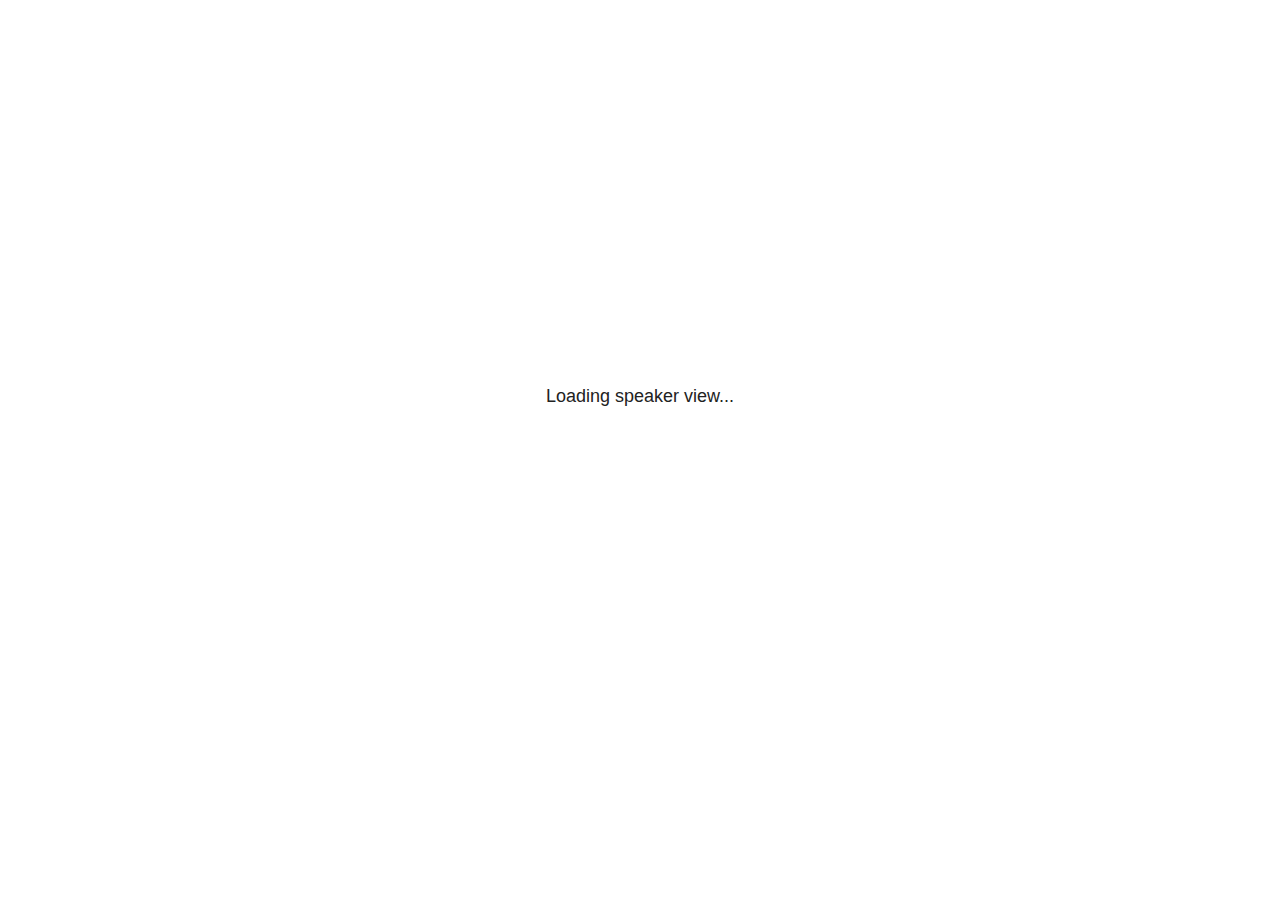
<file: a02_files/libs/revealjs/plugin/notes/speaker-view.html>
<!--
	NOTE: You need to build the notes plugin after making changes to this file.
-->
<html lang="en">
	<head>
		<meta charset="utf-8">

		<title>reveal.js - Speaker View</title>

		<style>
			body {
				font-family: Helvetica;
				font-size: 18px;
			}

			#current-slide,
			#upcoming-slide,
			#speaker-controls {
				padding: 6px;
				box-sizing: border-box;
				-moz-box-sizing: border-box;
			}

			#current-slide iframe,
			#upcoming-slide iframe {
				width: 100%;
				height: 100%;
				border: 1px solid #ddd;
			}

			#current-slide .label,
			#upcoming-slide .label {
				position: absolute;
				top: 10px;
				left: 10px;
				z-index: 2;
			}

			#connection-status {
				position: absolute;
				top: 0;
				left: 0;
				width: 100%;
				height: 100%;
				z-index: 20;
				padding: 30% 20% 20% 20%;
				font-size: 18px;
				color: #222;
				background: #fff;
				text-align: center;
				box-sizing: border-box;
				line-height: 1.4;
			}

			.overlay-element {
				height: 34px;
				line-height: 34px;
				padding: 0 10px;
				text-shadow: none;
				background: rgba( 220, 220, 220, 0.8 );
				color: #222;
				font-size: 14px;
			}

			.overlay-element.interactive:hover {
				background: rgba( 220, 220, 220, 1 );
			}

			#current-slide {
				position: absolute;
				width: 60%;
				height: 100%;
				top: 0;
				left: 0;
				padding-right: 0;
			}

			#upcoming-slide {
				position: absolute;
				width: 40%;
				height: 40%;
				right: 0;
				top: 0;
			}

			/* Speaker controls */
			#speaker-controls {
				position: absolute;
				top: 40%;
				right: 0;
				width: 40%;
				height: 60%;
				overflow: auto;
				font-size: 18px;
			}

				.speaker-controls-time.hidden,
				.speaker-controls-notes.hidden {
					display: none;
				}

				.speaker-controls-time .label,
				.speaker-controls-pace .label,
				.speaker-controls-notes .label {
					text-transform: uppercase;
					font-weight: normal;
					font-size: 0.66em;
					color: #666;
					margin: 0;
				}

				.speaker-controls-time, .speaker-controls-pace {
					border-bottom: 1px solid rgba( 200, 200, 200, 0.5 );
					margin-bottom: 10px;
					padding: 10px 16px;
					padding-bottom: 20px;
					cursor: pointer;
				}

				.speaker-controls-time .reset-button {
					opacity: 0;
					float: right;
					color: #666;
					text-decoration: none;
				}
				.speaker-controls-time:hover .reset-button {
					opacity: 1;
				}

				.speaker-controls-time .timer,
				.speaker-controls-time .clock {
					width: 50%;
				}

				.speaker-controls-time .timer,
				.speaker-controls-time .clock,
				.speaker-controls-time .pacing .hours-value,
				.speaker-controls-time .pacing .minutes-value,
				.speaker-controls-time .pacing .seconds-value {
					font-size: 1.9em;
				}

				.speaker-controls-time .timer {
					float: left;
				}

				.speaker-controls-time .clock {
					float: right;
					text-align: right;
				}

				.speaker-controls-time span.mute {
					opacity: 0.3;
				}

				.speaker-controls-time .pacing-title {
					margin-top: 5px;
				}

				.speaker-controls-time .pacing.ahead {
					color: blue;
				}

				.speaker-controls-time .pacing.on-track {
					color: green;
				}

				.speaker-controls-time .pacing.behind {
					color: red;
				}

				.speaker-controls-notes {
					padding: 10px 16px;
				}

				.speaker-controls-notes .value {
					margin-top: 5px;
					line-height: 1.4;
					font-size: 1.2em;
				}

			/* Layout selector */
			#speaker-layout {
				position: absolute;
				top: 10px;
				right: 10px;
				color: #222;
				z-index: 10;
			}
				#speaker-layout select {
					position: absolute;
					width: 100%;
					height: 100%;
					top: 0;
					left: 0;
					border: 0;
					box-shadow: 0;
					cursor: pointer;
					opacity: 0;

					font-size: 1em;
					background-color: transparent;

					-moz-appearance: none;
					-webkit-appearance: none;
					-webkit-tap-highlight-color: rgba(0, 0, 0, 0);
				}

				#speaker-layout select:focus {
					outline: none;
					box-shadow: none;
				}

			.clear {
				clear: both;
			}

			/* Speaker layout: Wide */
			body[data-speaker-layout="wide"] #current-slide,
			body[data-speaker-layout="wide"] #upcoming-slide {
				width: 50%;
				height: 45%;
				padding: 6px;
			}

			body[data-speaker-layout="wide"] #current-slide {
				top: 0;
				left: 0;
			}

			body[data-speaker-layout="wide"] #upcoming-slide {
				top: 0;
				left: 50%;
			}

			body[data-speaker-layout="wide"] #speaker-controls {
				top: 45%;
				left: 0;
				width: 100%;
				height: 50%;
				font-size: 1.25em;
			}

			/* Speaker layout: Tall */
			body[data-speaker-layout="tall"] #current-slide,
			body[data-speaker-layout="tall"] #upcoming-slide {
				width: 45%;
				height: 50%;
				padding: 6px;
			}

			body[data-speaker-layout="tall"] #current-slide {
				top: 0;
				left: 0;
			}

			body[data-speaker-layout="tall"] #upcoming-slide {
				top: 50%;
				left: 0;
			}

			body[data-speaker-layout="tall"] #speaker-controls {
				padding-top: 40px;
				top: 0;
				left: 45%;
				width: 55%;
				height: 100%;
				font-size: 1.25em;
			}

			/* Speaker layout: Notes only */
			body[data-speaker-layout="notes-only"] #current-slide,
			body[data-speaker-layout="notes-only"] #upcoming-slide {
				display: none;
			}

			body[data-speaker-layout="notes-only"] #speaker-controls {
				padding-top: 40px;
				top: 0;
				left: 0;
				width: 100%;
				height: 100%;
				font-size: 1.25em;
			}

			@media screen and (max-width: 1080px) {
				body[data-speaker-layout="default"] #speaker-controls {
					font-size: 16px;
				}
			}

			@media screen and (max-width: 900px) {
				body[data-speaker-layout="default"] #speaker-controls {
					font-size: 14px;
				}
			}

			@media screen and (max-width: 800px) {
				body[data-speaker-layout="default"] #speaker-controls {
					font-size: 12px;
				}
			}

		</style>
	</head>

	<body>

		<div id="connection-status">Loading speaker view...</div>

		<div id="current-slide"></div>
		<div id="upcoming-slide"><span class="overlay-element label">Upcoming</span></div>
		<div id="speaker-controls">
			<div class="speaker-controls-time">
				<h4 class="label">Time <span class="reset-button">Click to Reset</span></h4>
				<div class="clock">
					<span class="clock-value">0:00 AM</span>
				</div>
				<div class="timer">
					<span class="hours-value">00</span><span class="minutes-value">:00</span><span class="seconds-value">:00</span>
				</div>
				<div class="clear"></div>

				<h4 class="label pacing-title" style="display: none">Pacing – Time to finish current slide</h4>
				<div class="pacing" style="display: none">
					<span class="hours-value">00</span><span class="minutes-value">:00</span><span class="seconds-value">:00</span>
				</div>
			</div>

			<div class="speaker-controls-notes hidden">
				<h4 class="label">Notes</h4>
				<div class="value"></div>
			</div>
		</div>
		<div id="speaker-layout" class="overlay-element interactive">
			<span class="speaker-layout-label"></span>
			<select class="speaker-layout-dropdown"></select>
		</div>

		<script>

			(function() {

				var notes,
					notesValue,
					currentState,
					currentSlide,
					upcomingSlide,
					layoutLabel,
					layoutDropdown,
					pendingCalls = {},
					lastRevealApiCallId = 0,
					connected = false,
					whitelistedWindows = [window.opener];

				var SPEAKER_LAYOUTS = {
					'default': 'Default',
					'wide': 'Wide',
					'tall': 'Tall',
					'notes-only': 'Notes only'
				};

				setupLayout();

				var connectionStatus = document.querySelector( '#connection-status' );
				var connectionTimeout = setTimeout( function() {
					connectionStatus.innerHTML = 'Error connecting to main window.<br>Please try closing and reopening the speaker view.';
				}, 5000 );
;
				window.addEventListener( 'message', function( event ) {

					// Validate the origin of this message to prevent XSS
					if( window.location.origin !== event.origin && whitelistedWindows.indexOf( event.source ) === -1 ) {
						return;
					}

					clearTimeout( connectionTimeout );
					connectionStatus.style.display = 'none';

					var data = JSON.parse( event.data );

					// The overview mode is only useful to the reveal.js instance
					// where navigation occurs so we don't sync it
					if( data.state ) delete data.state.overview;

					// Messages sent by the notes plugin inside of the main window
					if( data && data.namespace === 'reveal-notes' ) {
						if( data.type === 'connect' ) {
							handleConnectMessage( data );
						}
						else if( data.type === 'state' ) {
							handleStateMessage( data );
						}
						else if( data.type === 'return' ) {
							pendingCalls[data.callId](data.result);
							delete pendingCalls[data.callId];
						}
					}
					// Messages sent by the reveal.js inside of the current slide preview
					else if( data && data.namespace === 'reveal' ) {
						if( /ready/.test( data.eventName ) ) {
							// Send a message back to notify that the handshake is complete
							window.opener.postMessage( JSON.stringify({ namespace: 'reveal-notes', type: 'connected'} ), '*' );
						}
						else if( /slidechanged|fragmentshown|fragmenthidden|paused|resumed/.test( data.eventName ) && currentState !== JSON.stringify( data.state ) ) {

							dispatchStateToMainWindow( data.state );

						}
					}

				} );

				/**
				 * Updates the presentation in the main window to match the state
				 * of the presentation in the notes window.
				 */
				const dispatchStateToMainWindow = debounce(( state ) => {
					window.opener.postMessage( JSON.stringify({ method: 'setState', args: [ state ]} ), '*' );
				}, 500);

				/**
				 * Asynchronously calls the Reveal.js API of the main frame.
				 */
				function callRevealApi( methodName, methodArguments, callback ) {

					var callId = ++lastRevealApiCallId;
					pendingCalls[callId] = callback;
					window.opener.postMessage( JSON.stringify( {
						namespace: 'reveal-notes',
						type: 'call',
						callId: callId,
						methodName: methodName,
						arguments: methodArguments
					} ), '*' );

				}

				/**
				 * Called when the main window is trying to establish a
				 * connection.
				 */
				function handleConnectMessage( data ) {

					if( connected === false ) {
						connected = true;

						setupIframes( data );
						setupKeyboard();
						setupNotes();
						setupTimer();
						setupHeartbeat();
					}

				}

				/**
				 * Called when the main window sends an updated state.
				 */
				function handleStateMessage( data ) {

					// Store the most recently set state to avoid circular loops
					// applying the same state
					currentState = JSON.stringify( data.state );

					// No need for updating the notes in case of fragment changes
					if ( data.notes ) {
						notes.classList.remove( 'hidden' );
						notesValue.style.whiteSpace = data.whitespace;
						if( data.markdown ) {
							notesValue.innerHTML = marked( data.notes );
						}
						else {
							notesValue.innerHTML = data.notes;
						}
					}
					else {
						notes.classList.add( 'hidden' );
					}

					// Update the note slides
					currentSlide.contentWindow.postMessage( JSON.stringify({ method: 'setState', args: [ data.state ] }), '*' );
					upcomingSlide.contentWindow.postMessage( JSON.stringify({ method: 'setState', args: [ data.state ] }), '*' );
					upcomingSlide.contentWindow.postMessage( JSON.stringify({ method: 'next' }), '*' );

				}

				// Limit to max one state update per X ms
				handleStateMessage = debounce( handleStateMessage, 200 );

				/**
				 * Forward keyboard events to the current slide window.
				 * This enables keyboard events to work even if focus
				 * isn't set on the current slide iframe.
				 *
				 * Block F5 default handling, it reloads and disconnects
				 * the speaker notes window.
				 */
				function setupKeyboard() {

					document.addEventListener( 'keydown', function( event ) {
						if( event.keyCode === 116 || ( event.metaKey && event.keyCode === 82 ) ) {
							event.preventDefault();
							return false;
						}
						currentSlide.contentWindow.postMessage( JSON.stringify({ method: 'triggerKey', args: [ event.keyCode ] }), '*' );
					} );

				}

				/**
				 * Creates the preview iframes.
				 */
				function setupIframes( data ) {

					var params = [
						'receiver',
						'progress=false',
						'history=false',
						'transition=none',
						'autoSlide=0',
						'backgroundTransition=none'
					].join( '&' );

					var urlSeparator = /\?/.test(data.url) ? '&' : '?';
					var hash = '#/' + data.state.indexh + '/' + data.state.indexv;
					var currentURL = data.url + urlSeparator + params + '&postMessageEvents=true' + hash;
					var upcomingURL = data.url + urlSeparator + params + '&controls=false' + hash;

					currentSlide = document.createElement( 'iframe' );
					currentSlide.setAttribute( 'width', 1280 );
					currentSlide.setAttribute( 'height', 1024 );
					currentSlide.setAttribute( 'src', currentURL );
					document.querySelector( '#current-slide' ).appendChild( currentSlide );

					upcomingSlide = document.createElement( 'iframe' );
					upcomingSlide.setAttribute( 'width', 640 );
					upcomingSlide.setAttribute( 'height', 512 );
					upcomingSlide.setAttribute( 'src', upcomingURL );
					document.querySelector( '#upcoming-slide' ).appendChild( upcomingSlide );

					whitelistedWindows.push( currentSlide.contentWindow, upcomingSlide.contentWindow );

				}

				/**
				 * Setup the notes UI.
				 */
				function setupNotes() {

					notes = document.querySelector( '.speaker-controls-notes' );
					notesValue = document.querySelector( '.speaker-controls-notes .value' );

				}

				/**
				 * We send out a heartbeat at all times to ensure we can
				 * reconnect with the main presentation window after reloads.
				 */
				function setupHeartbeat() {

					setInterval( () => {
						window.opener.postMessage( JSON.stringify({ namespace: 'reveal-notes', type: 'heartbeat'} ), '*' );
					}, 1000 );

				}

				function getTimings( callback ) {

					callRevealApi( 'getSlidesAttributes', [], function ( slideAttributes ) {
						callRevealApi( 'getConfig', [], function ( config ) {
							var totalTime = config.totalTime;
							var minTimePerSlide = config.minimumTimePerSlide || 0;
							var defaultTiming = config.defaultTiming;
							if ((defaultTiming == null) && (totalTime == null)) {
								callback(null);
								return;
							}
							// Setting totalTime overrides defaultTiming
							if (totalTime) {
								defaultTiming = 0;
							}
							var timings = [];
							for ( var i in slideAttributes ) {
								var slide = slideAttributes[ i ];
								var timing = defaultTiming;
								if( slide.hasOwnProperty( 'data-timing' )) {
									var t = slide[ 'data-timing' ];
									timing = parseInt(t);
									if( isNaN(timing) ) {
										console.warn("Could not parse timing '" + t + "' of slide " + i + "; using default of " + defaultTiming);
										timing = defaultTiming;
									}
								}
								timings.push(timing);
							}
							if ( totalTime ) {
								// After we've allocated time to individual slides, we summarize it and
								// subtract it from the total time
								var remainingTime = totalTime - timings.reduce( function(a, b) { return a + b; }, 0 );
								// The remaining time is divided by the number of slides that have 0 seconds
								// allocated at the moment, giving the average time-per-slide on the remaining slides
								var remainingSlides = (timings.filter( function(x) { return x == 0 }) ).length
								var timePerSlide = Math.round( remainingTime / remainingSlides, 0 )
								// And now we replace every zero-value timing with that average
								timings = timings.map( function(x) { return (x==0 ? timePerSlide : x) } );
							}
							var slidesUnderMinimum = timings.filter( function(x) { return (x < minTimePerSlide) } ).length
							if ( slidesUnderMinimum ) {
								message = "The pacing time for " + slidesUnderMinimum + " slide(s) is under the configured minimum of " + minTimePerSlide + " seconds. Check the data-timing attribute on individual slides, or consider increasing the totalTime or minimumTimePerSlide configuration options (or removing some slides).";
								alert(message);
							}
							callback( timings );
						} );
					} );

				}

				/**
				 * Return the number of seconds allocated for presenting
				 * all slides up to and including this one.
				 */
				function getTimeAllocated( timings, callback ) {

					callRevealApi( 'getSlidePastCount', [], function ( currentSlide ) {
						var allocated = 0;
						for (var i in timings.slice(0, currentSlide + 1)) {
							allocated += timings[i];
						}
						callback( allocated );
					} );

				}

				/**
				 * Create the timer and clock and start updating them
				 * at an interval.
				 */
				function setupTimer() {

					var start = new Date(),
					timeEl = document.querySelector( '.speaker-controls-time' ),
					clockEl = timeEl.querySelector( '.clock-value' ),
					hoursEl = timeEl.querySelector( '.hours-value' ),
					minutesEl = timeEl.querySelector( '.minutes-value' ),
					secondsEl = timeEl.querySelector( '.seconds-value' ),
					pacingTitleEl = timeEl.querySelector( '.pacing-title' ),
					pacingEl = timeEl.querySelector( '.pacing' ),
					pacingHoursEl = pacingEl.querySelector( '.hours-value' ),
					pacingMinutesEl = pacingEl.querySelector( '.minutes-value' ),
					pacingSecondsEl = pacingEl.querySelector( '.seconds-value' );

					var timings = null;
					getTimings( function ( _timings ) {

						timings = _timings;
						if (_timings !== null) {
							pacingTitleEl.style.removeProperty('display');
							pacingEl.style.removeProperty('display');
						}

						// Update once directly
						_updateTimer();

						// Then update every second
						setInterval( _updateTimer, 1000 );

					} );


					function _resetTimer() {

						if (timings == null) {
							start = new Date();
							_updateTimer();
						}
						else {
							// Reset timer to beginning of current slide
							getTimeAllocated( timings, function ( slideEndTimingSeconds ) {
								var slideEndTiming = slideEndTimingSeconds * 1000;
								callRevealApi( 'getSlidePastCount', [], function ( currentSlide ) {
									var currentSlideTiming = timings[currentSlide] * 1000;
									var previousSlidesTiming = slideEndTiming - currentSlideTiming;
									var now = new Date();
									start = new Date(now.getTime() - previousSlidesTiming);
									_updateTimer();
								} );
							} );
						}

					}

					timeEl.addEventListener( 'click', function() {
						_resetTimer();
						return false;
					} );

					function _displayTime( hrEl, minEl, secEl, time) {

						var sign = Math.sign(time) == -1 ? "-" : "";
						time = Math.abs(Math.round(time / 1000));
						var seconds = time % 60;
						var minutes = Math.floor( time / 60 ) % 60 ;
						var hours = Math.floor( time / ( 60 * 60 )) ;
						hrEl.innerHTML = sign + zeroPadInteger( hours );
						if (hours == 0) {
							hrEl.classList.add( 'mute' );
						}
						else {
							hrEl.classList.remove( 'mute' );
						}
						minEl.innerHTML = ':' + zeroPadInteger( minutes );
						if (hours == 0 && minutes == 0) {
							minEl.classList.add( 'mute' );
						}
						else {
							minEl.classList.remove( 'mute' );
						}
						secEl.innerHTML = ':' + zeroPadInteger( seconds );
					}

					function _updateTimer() {

						var diff, hours, minutes, seconds,
						now = new Date();

						diff = now.getTime() - start.getTime();

						clockEl.innerHTML = now.toLocaleTimeString( 'en-US', { hour12: true, hour: '2-digit', minute:'2-digit' } );
						_displayTime( hoursEl, minutesEl, secondsEl, diff );
						if (timings !== null) {
							_updatePacing(diff);
						}

					}

					function _updatePacing(diff) {

						getTimeAllocated( timings, function ( slideEndTimingSeconds ) {
							var slideEndTiming = slideEndTimingSeconds * 1000;

							callRevealApi( 'getSlidePastCount', [], function ( currentSlide ) {
								var currentSlideTiming = timings[currentSlide] * 1000;
								var timeLeftCurrentSlide = slideEndTiming - diff;
								if (timeLeftCurrentSlide < 0) {
									pacingEl.className = 'pacing behind';
								}
								else if (timeLeftCurrentSlide < currentSlideTiming) {
									pacingEl.className = 'pacing on-track';
								}
								else {
									pacingEl.className = 'pacing ahead';
								}
								_displayTime( pacingHoursEl, pacingMinutesEl, pacingSecondsEl, timeLeftCurrentSlide );
							} );
						} );
					}

				}

				/**
				 * Sets up the speaker view layout and layout selector.
				 */
				function setupLayout() {

					layoutDropdown = document.querySelector( '.speaker-layout-dropdown' );
					layoutLabel = document.querySelector( '.speaker-layout-label' );

					// Render the list of available layouts
					for( var id in SPEAKER_LAYOUTS ) {
						var option = document.createElement( 'option' );
						option.setAttribute( 'value', id );
						option.textContent = SPEAKER_LAYOUTS[ id ];
						layoutDropdown.appendChild( option );
					}

					// Monitor the dropdown for changes
					layoutDropdown.addEventListener( 'change', function( event ) {

						setLayout( layoutDropdown.value );

					}, false );

					// Restore any currently persisted layout
					setLayout( getLayout() );

				}

				/**
				 * Sets a new speaker view layout. The layout is persisted
				 * in local storage.
				 */
				function setLayout( value ) {

					var title = SPEAKER_LAYOUTS[ value ];

					layoutLabel.innerHTML = 'Layout' + ( title ? ( ': ' + title ) : '' );
					layoutDropdown.value = value;

					document.body.setAttribute( 'data-speaker-layout', value );

					// Persist locally
					if( supportsLocalStorage() ) {
						window.localStorage.setItem( 'reveal-speaker-layout', value );
					}

				}

				/**
				 * Returns the ID of the most recently set speaker layout
				 * or our default layout if none has been set.
				 */
				function getLayout() {

					if( supportsLocalStorage() ) {
						var layout = window.localStorage.getItem( 'reveal-speaker-layout' );
						if( layout ) {
							return layout;
						}
					}

					// Default to the first record in the layouts hash
					for( var id in SPEAKER_LAYOUTS ) {
						return id;
					}

				}

				function supportsLocalStorage() {

					try {
						localStorage.setItem('test', 'test');
						localStorage.removeItem('test');
						return true;
					}
					catch( e ) {
						return false;
					}

				}

				function zeroPadInteger( num ) {

					var str = '00' + parseInt( num );
					return str.substring( str.length - 2 );

				}

				/**
				 * Limits the frequency at which a function can be called.
				 */
				function debounce( fn, ms ) {

					var lastTime = 0,
						timeout;

					return function() {

						var args = arguments;
						var context = this;

						clearTimeout( timeout );

						var timeSinceLastCall = Date.now() - lastTime;
						if( timeSinceLastCall > ms ) {
							fn.apply( context, args );
							lastTime = Date.now();
						}
						else {
							timeout = setTimeout( function() {
								fn.apply( context, args );
								lastTime = Date.now();
							}, ms - timeSinceLastCall );
						}

					}

				}

			})();

		</script>
	</body>
</html>
</file>
<file: _book/site_libs/quarto-html/tippy.css>
.tippy-box[data-animation=fade][data-state=hidden]{opacity:0}[data-tippy-root]{max-width:calc(100vw - 10px)}.tippy-box{position:relative;background-color:#333;color:#fff;border-radius:4px;font-size:14px;line-height:1.4;white-space:normal;outline:0;transition-property:transform,visibility,opacity}.tippy-box[data-placement^=top]>.tippy-arrow{bottom:0}.tippy-box[data-placement^=top]>.tippy-arrow:before{bottom:-7px;left:0;border-width:8px 8px 0;border-top-color:initial;transform-origin:center top}.tippy-box[data-placement^=bottom]>.tippy-arrow{top:0}.tippy-box[data-placement^=bottom]>.tippy-arrow:before{top:-7px;left:0;border-width:0 8px 8px;border-bottom-color:initial;transform-origin:center bottom}.tippy-box[data-placement^=left]>.tippy-arrow{right:0}.tippy-box[data-placement^=left]>.tippy-arrow:before{border-width:8px 0 8px 8px;border-left-color:initial;right:-7px;transform-origin:center left}.tippy-box[data-placement^=right]>.tippy-arrow{left:0}.tippy-box[data-placement^=right]>.tippy-arrow:before{left:-7px;border-width:8px 8px 8px 0;border-right-color:initial;transform-origin:center right}.tippy-box[data-inertia][data-state=visible]{transition-timing-function:cubic-bezier(.54,1.5,.38,1.11)}.tippy-arrow{width:16px;height:16px;color:#333}.tippy-arrow:before{content:"";position:absolute;border-color:transparent;border-style:solid}.tippy-content{position:relative;padding:5px 9px;z-index:1}
</file>
<file: _book/site_libs/quarto-html/quarto-syntax-highlighting.css>
/* quarto syntax highlight colors */
:root {
  --quarto-hl-ot-color: #003B4F;
  --quarto-hl-at-color: #657422;
  --quarto-hl-ss-color: #20794D;
  --quarto-hl-an-color: #5E5E5E;
  --quarto-hl-fu-color: #4758AB;
  --quarto-hl-st-color: #20794D;
  --quarto-hl-cf-color: #003B4F;
  --quarto-hl-op-color: #5E5E5E;
  --quarto-hl-er-color: #AD0000;
  --quarto-hl-bn-color: #AD0000;
  --quarto-hl-al-color: #AD0000;
  --quarto-hl-va-color: #111111;
  --quarto-hl-bu-color: inherit;
  --quarto-hl-ex-color: inherit;
  --quarto-hl-pp-color: #AD0000;
  --quarto-hl-in-color: #5E5E5E;
  --quarto-hl-vs-color: #20794D;
  --quarto-hl-wa-color: #5E5E5E;
  --quarto-hl-do-color: #5E5E5E;
  --quarto-hl-im-color: #00769E;
  --quarto-hl-ch-color: #20794D;
  --quarto-hl-dt-color: #AD0000;
  --quarto-hl-fl-color: #AD0000;
  --quarto-hl-co-color: #5E5E5E;
  --quarto-hl-cv-color: #5E5E5E;
  --quarto-hl-cn-color: #8f5902;
  --quarto-hl-sc-color: #5E5E5E;
  --quarto-hl-dv-color: #AD0000;
  --quarto-hl-kw-color: #003B4F;
}

/* other quarto variables */
:root {
  --quarto-font-monospace: SFMono-Regular, Menlo, Monaco, Consolas, "Liberation Mono", "Courier New", monospace;
}

pre > code.sourceCode > span {
  color: #003B4F;
}

code span {
  color: #003B4F;
}

code.sourceCode > span {
  color: #003B4F;
}

div.sourceCode,
div.sourceCode pre.sourceCode {
  color: #003B4F;
}

code span.ot {
  color: #003B4F;
  font-style: inherit;
}

code span.at {
  color: #657422;
  font-style: inherit;
}

code span.ss {
  color: #20794D;
  font-style: inherit;
}

code span.an {
  color: #5E5E5E;
  font-style: inherit;
}

code span.fu {
  color: #4758AB;
  font-style: inherit;
}

code span.st {
  color: #20794D;
  font-style: inherit;
}

code span.cf {
  color: #003B4F;
  font-weight: bold;
  font-style: inherit;
}

code span.op {
  color: #5E5E5E;
  font-style: inherit;
}

code span.er {
  color: #AD0000;
  font-style: inherit;
}

code span.bn {
  color: #AD0000;
  font-style: inherit;
}

code span.al {
  color: #AD0000;
  font-style: inherit;
}

code span.va {
  color: #111111;
  font-style: inherit;
}

code span.bu {
  font-style: inherit;
}

code span.ex {
  font-style: inherit;
}

code span.pp {
  color: #AD0000;
  font-style: inherit;
}

code span.in {
  color: #5E5E5E;
  font-style: inherit;
}

code span.vs {
  color: #20794D;
  font-style: inherit;
}

code span.wa {
  color: #5E5E5E;
  font-style: italic;
}

code span.do {
  color: #5E5E5E;
  font-style: italic;
}

code span.im {
  color: #00769E;
  font-style: inherit;
}

code span.ch {
  color: #20794D;
  font-style: inherit;
}

code span.dt {
  color: #AD0000;
  font-style: inherit;
}

code span.fl {
  color: #AD0000;
  font-style: inherit;
}

code span.co {
  color: #5E5E5E;
  font-style: inherit;
}

code span.cv {
  color: #5E5E5E;
  font-style: italic;
}

code span.cn {
  color: #8f5902;
  font-style: inherit;
}

code span.sc {
  color: #5E5E5E;
  font-style: inherit;
}

code span.dv {
  color: #AD0000;
  font-style: inherit;
}

code span.kw {
  color: #003B4F;
  font-weight: bold;
  font-style: inherit;
}

.prevent-inlining {
  content: "</";
}

/*# sourceMappingURL=debc5d5d77c3f9108843748ff7464032.css.map */
</file>
<file: docs/site_libs/quarto-html/tippy.css>
.tippy-box[data-animation=fade][data-state=hidden]{opacity:0}[data-tippy-root]{max-width:calc(100vw - 10px)}.tippy-box{position:relative;background-color:#333;color:#fff;border-radius:4px;font-size:14px;line-height:1.4;white-space:normal;outline:0;transition-property:transform,visibility,opacity}.tippy-box[data-placement^=top]>.tippy-arrow{bottom:0}.tippy-box[data-placement^=top]>.tippy-arrow:before{bottom:-7px;left:0;border-width:8px 8px 0;border-top-color:initial;transform-origin:center top}.tippy-box[data-placement^=bottom]>.tippy-arrow{top:0}.tippy-box[data-placement^=bottom]>.tippy-arrow:before{top:-7px;left:0;border-width:0 8px 8px;border-bottom-color:initial;transform-origin:center bottom}.tippy-box[data-placement^=left]>.tippy-arrow{right:0}.tippy-box[data-placement^=left]>.tippy-arrow:before{border-width:8px 0 8px 8px;border-left-color:initial;right:-7px;transform-origin:center left}.tippy-box[data-placement^=right]>.tippy-arrow{left:0}.tippy-box[data-placement^=right]>.tippy-arrow:before{left:-7px;border-width:8px 8px 8px 0;border-right-color:initial;transform-origin:center right}.tippy-box[data-inertia][data-state=visible]{transition-timing-function:cubic-bezier(.54,1.5,.38,1.11)}.tippy-arrow{width:16px;height:16px;color:#333}.tippy-arrow:before{content:"";position:absolute;border-color:transparent;border-style:solid}.tippy-content{position:relative;padding:5px 9px;z-index:1}
</file>
<file: docs/site_libs/quarto-html/quarto-syntax-highlighting.css>
/* quarto syntax highlight colors */
:root {
  --quarto-hl-ot-color: #003B4F;
  --quarto-hl-at-color: #657422;
  --quarto-hl-ss-color: #20794D;
  --quarto-hl-an-color: #5E5E5E;
  --quarto-hl-fu-color: #4758AB;
  --quarto-hl-st-color: #20794D;
  --quarto-hl-cf-color: #003B4F;
  --quarto-hl-op-color: #5E5E5E;
  --quarto-hl-er-color: #AD0000;
  --quarto-hl-bn-color: #AD0000;
  --quarto-hl-al-color: #AD0000;
  --quarto-hl-va-color: #111111;
  --quarto-hl-bu-color: inherit;
  --quarto-hl-ex-color: inherit;
  --quarto-hl-pp-color: #AD0000;
  --quarto-hl-in-color: #5E5E5E;
  --quarto-hl-vs-color: #20794D;
  --quarto-hl-wa-color: #5E5E5E;
  --quarto-hl-do-color: #5E5E5E;
  --quarto-hl-im-color: #00769E;
  --quarto-hl-ch-color: #20794D;
  --quarto-hl-dt-color: #AD0000;
  --quarto-hl-fl-color: #AD0000;
  --quarto-hl-co-color: #5E5E5E;
  --quarto-hl-cv-color: #5E5E5E;
  --quarto-hl-cn-color: #8f5902;
  --quarto-hl-sc-color: #5E5E5E;
  --quarto-hl-dv-color: #AD0000;
  --quarto-hl-kw-color: #003B4F;
}

/* other quarto variables */
:root {
  --quarto-font-monospace: SFMono-Regular, Menlo, Monaco, Consolas, "Liberation Mono", "Courier New", monospace;
}

pre > code.sourceCode > span {
  color: #003B4F;
}

code span {
  color: #003B4F;
}

code.sourceCode > span {
  color: #003B4F;
}

div.sourceCode,
div.sourceCode pre.sourceCode {
  color: #003B4F;
}

code span.ot {
  color: #003B4F;
  font-style: inherit;
}

code span.at {
  color: #657422;
  font-style: inherit;
}

code span.ss {
  color: #20794D;
  font-style: inherit;
}

code span.an {
  color: #5E5E5E;
  font-style: inherit;
}

code span.fu {
  color: #4758AB;
  font-style: inherit;
}

code span.st {
  color: #20794D;
  font-style: inherit;
}

code span.cf {
  color: #003B4F;
  font-weight: bold;
  font-style: inherit;
}

code span.op {
  color: #5E5E5E;
  font-style: inherit;
}

code span.er {
  color: #AD0000;
  font-style: inherit;
}

code span.bn {
  color: #AD0000;
  font-style: inherit;
}

code span.al {
  color: #AD0000;
  font-style: inherit;
}

code span.va {
  color: #111111;
  font-style: inherit;
}

code span.bu {
  font-style: inherit;
}

code span.ex {
  font-style: inherit;
}

code span.pp {
  color: #AD0000;
  font-style: inherit;
}

code span.in {
  color: #5E5E5E;
  font-style: inherit;
}

code span.vs {
  color: #20794D;
  font-style: inherit;
}

code span.wa {
  color: #5E5E5E;
  font-style: italic;
}

code span.do {
  color: #5E5E5E;
  font-style: italic;
}

code span.im {
  color: #00769E;
  font-style: inherit;
}

code span.ch {
  color: #20794D;
  font-style: inherit;
}

code span.dt {
  color: #AD0000;
  font-style: inherit;
}

code span.fl {
  color: #AD0000;
  font-style: inherit;
}

code span.co {
  color: #5E5E5E;
  font-style: inherit;
}

code span.cv {
  color: #5E5E5E;
  font-style: italic;
}

code span.cn {
  color: #8f5902;
  font-style: inherit;
}

code span.sc {
  color: #5E5E5E;
  font-style: inherit;
}

code span.dv {
  color: #AD0000;
  font-style: inherit;
}

code span.kw {
  color: #003B4F;
  font-weight: bold;
  font-style: inherit;
}

.prevent-inlining {
  content: "</";
}

/*# sourceMappingURL=debc5d5d77c3f9108843748ff7464032.css.map */
</file>
<file: docs/style.css>
p {
  text-align: justify;
}
a {
    text-decoration: none;
}

a:hover {
    text-decoration: underline; /* Opcional: para sublinhar ao passar o mouse */
}

.sourceCode {
    background-color: #grey; /* Escolha a cor que preferir */
    padding: 10px;
    border-radius: 5px; /* Bordas arredondadas, se desejado */
    border: 1px solid #ddd; /* Borda sutil para destacar */
    overflow-x: auto; /* Permite rolagem horizontal para códigos longos */
}

.sourceCode .kw { color: #0073e6; } /* Exemplos de cores de destaque */
.sourceCode .st { color: #green; }
.sourceCode .co { color: #998; font-style: italic; }
</file>
<file: docs/site_libs/htmltools-fill-0.5.8.1/fill.css>
@layer htmltools {
  .html-fill-container {
    display: flex;
    flex-direction: column;
    /* Prevent the container from expanding vertically or horizontally beyond its
    parent's constraints. */
    min-height: 0;
    min-width: 0;
  }
  .html-fill-container > .html-fill-item {
    /* Fill items can grow and shrink freely within
    available vertical space in fillable container */
    flex: 1 1 auto;
    min-height: 0;
    min-width: 0;
  }
  .html-fill-container > :not(.html-fill-item) {
    /* Prevent shrinking or growing of non-fill items */
    flex: 0 0 auto;
  }
}
</file>
<file: docs/site_libs/plotly-htmlwidgets-css-2.11.1/plotly-htmlwidgets.css>
/*
just here so that plotly works
correctly with ioslides.
see https://github.com/ropensci/plotly/issues/463
*/

slide:not(.current) .plotly.html-widget{
  display: none;
}
</file>
<file: docs/site_libs/crosstalk-1.2.1/css/crosstalk.min.css>
.container-fluid.crosstalk-bscols{margin-left:-30px;margin-right:-30px;white-space:normal}body>.container-fluid.crosstalk-bscols{margin-left:auto;margin-right:auto}.crosstalk-input-checkboxgroup .crosstalk-options-group .crosstalk-options-column{display:inline-block;padding-right:12px;vertical-align:top}@media only screen and (max-width: 480px){.crosstalk-input-checkboxgroup .crosstalk-options-group .crosstalk-options-column{display:block;padding-right:inherit}}.crosstalk-input{margin-bottom:15px}.crosstalk-input .control-label{margin-bottom:0;vertical-align:middle}.crosstalk-input input[type="checkbox"]{margin:4px 0 0;margin-top:1px;line-height:normal}.crosstalk-input .checkbox{position:relative;display:block;margin-top:10px;margin-bottom:10px}.crosstalk-input .checkbox>label{padding-left:20px;margin-bottom:0;font-weight:400;cursor:pointer}.crosstalk-input .checkbox input[type="checkbox"],.crosstalk-input .checkbox-inline input[type="checkbox"]{position:absolute;margin-top:2px;margin-left:-20px}.crosstalk-input .checkbox+.checkbox{margin-top:-5px}.crosstalk-input .checkbox-inline{position:relative;display:inline-block;padding-left:20px;margin-bottom:0;font-weight:400;vertical-align:middle;cursor:pointer}.crosstalk-input .checkbox-inline+.checkbox-inline{margin-top:0;margin-left:10px}
</file>
